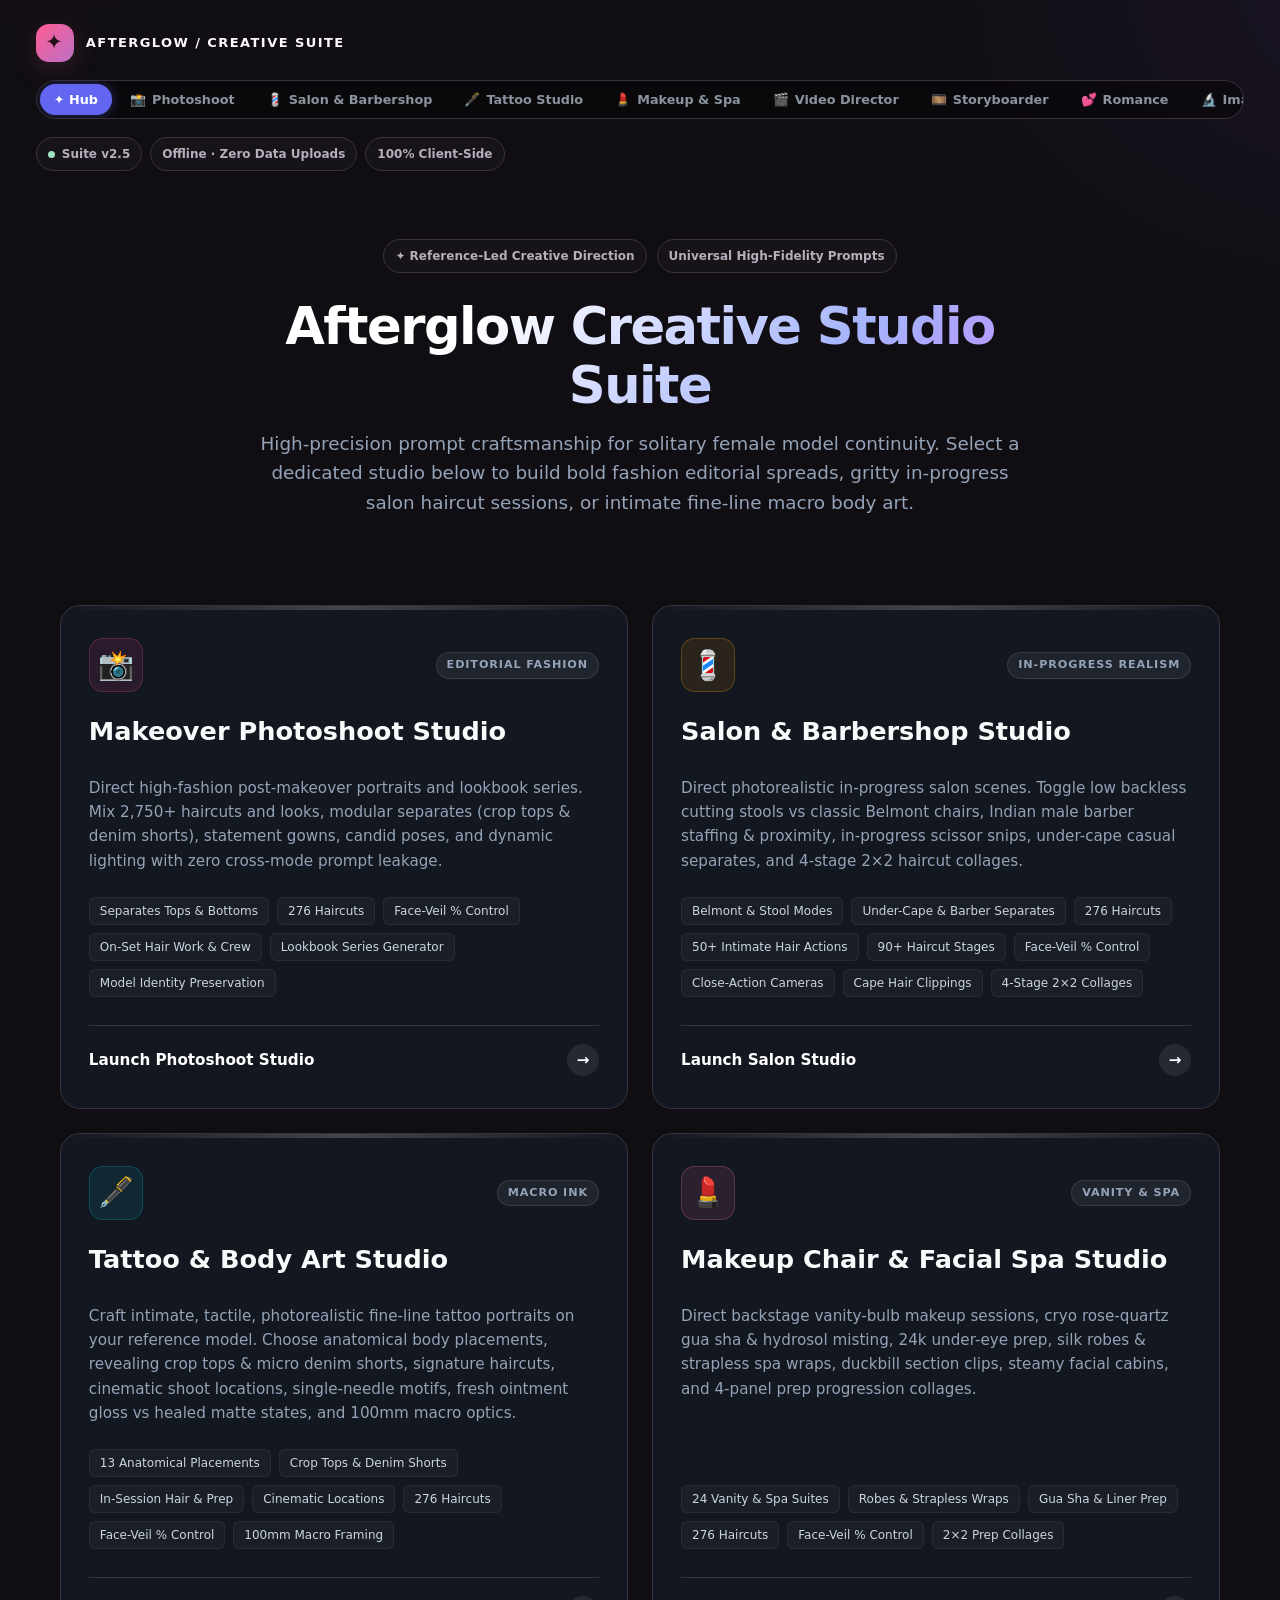
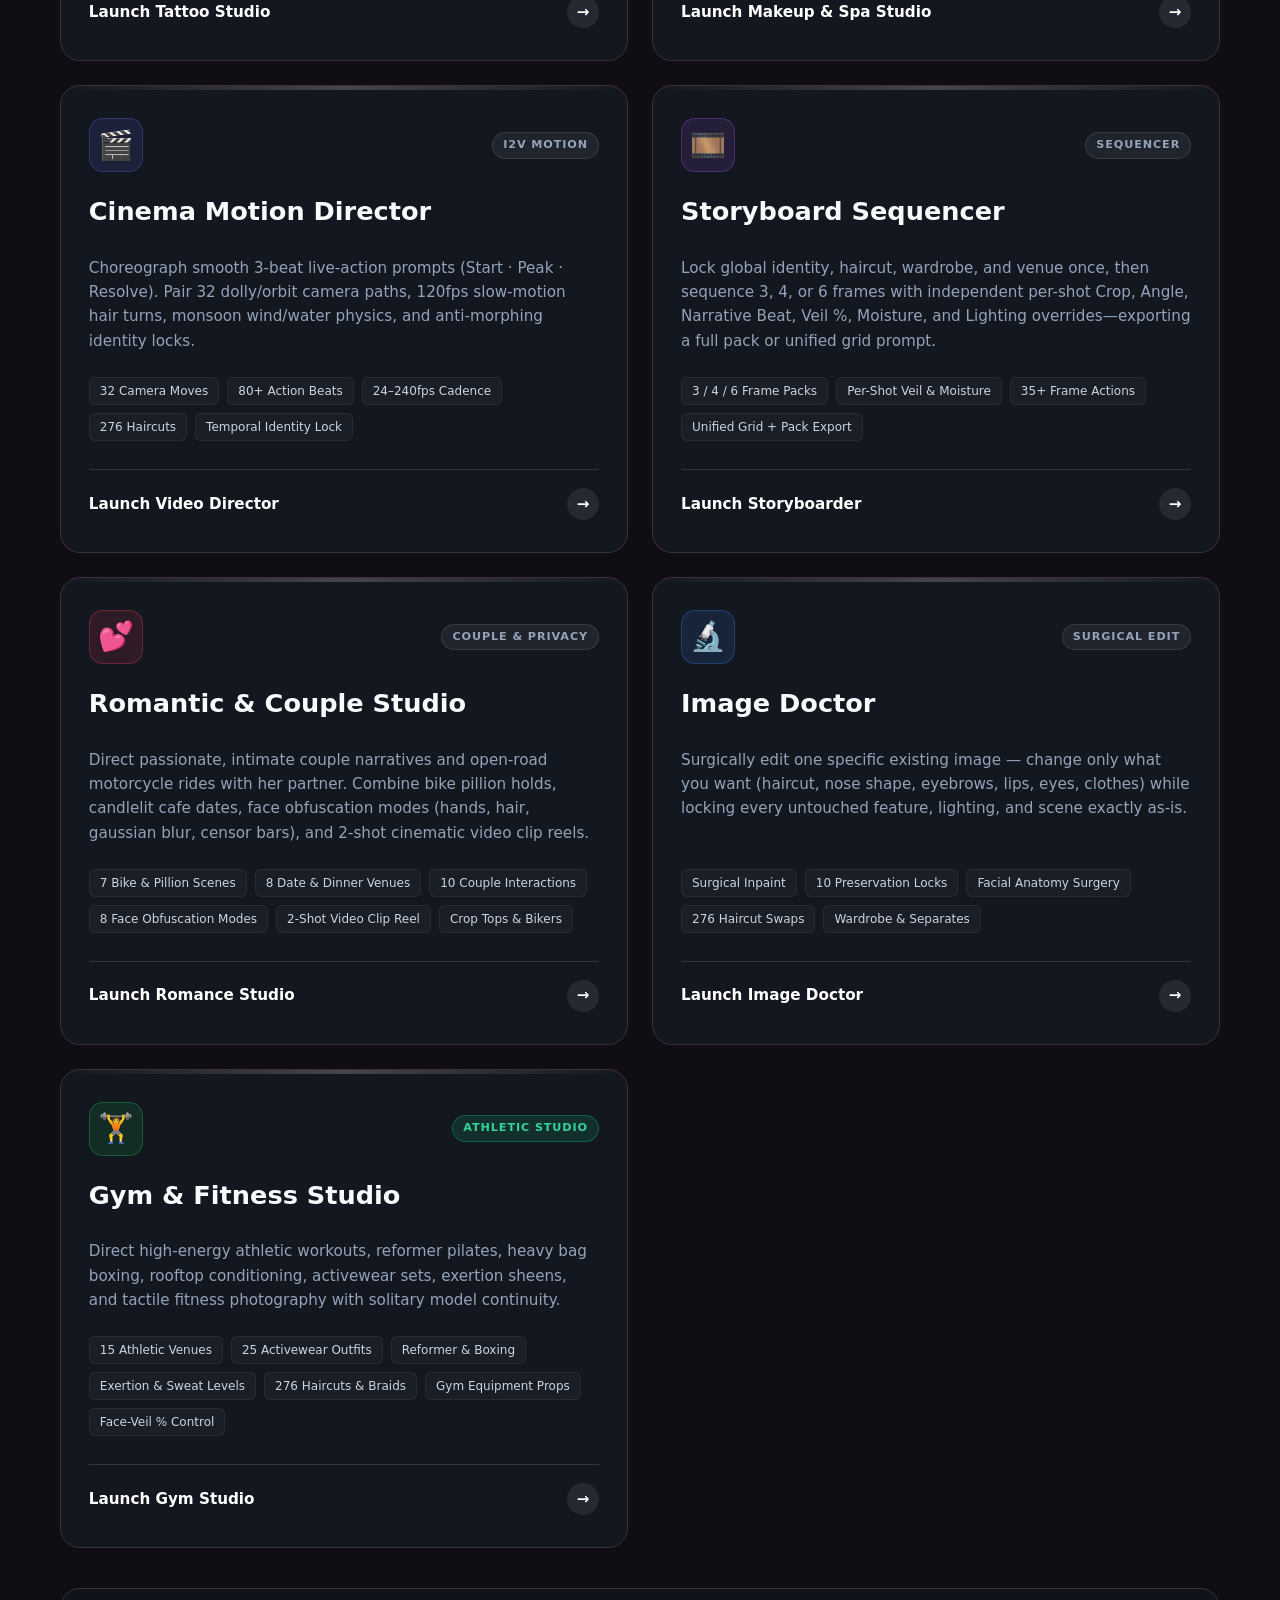
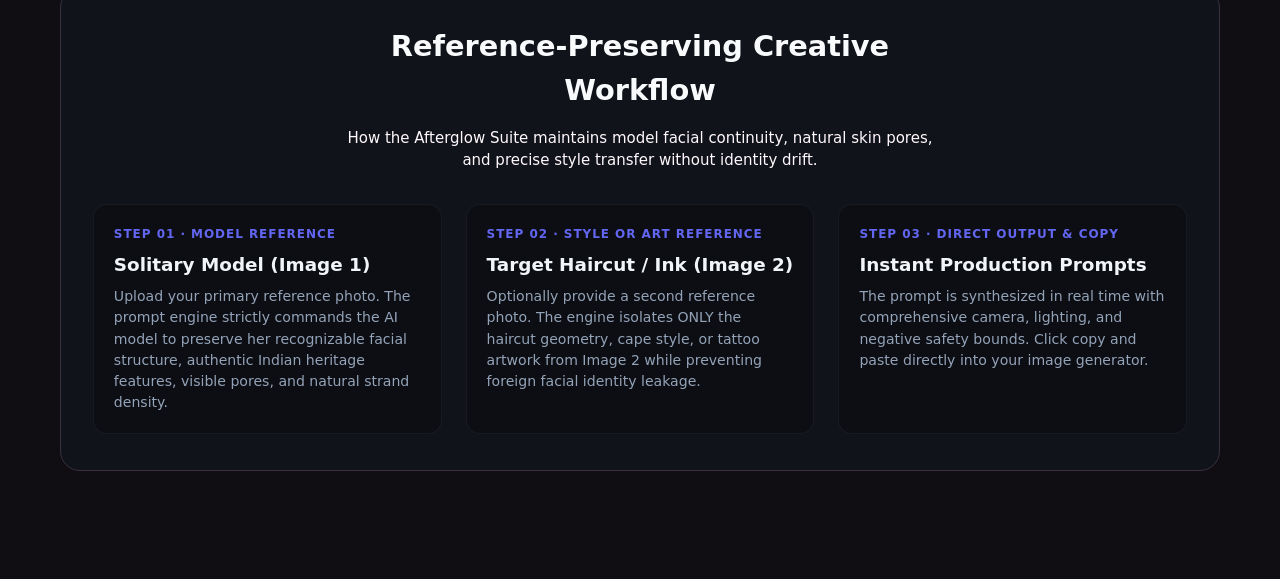
<file: index.html>
<!DOCTYPE html>
<html lang="en">
<head>
<meta charset="utf-8">
<meta name="viewport" content="width=device-width, initial-scale=1">
<meta name="color-scheme" content="dark">
<title>Afterglow / Creative Studio Suite</title>
<link rel="stylesheet" href="css/shared.css">
<style>
/* ==========================================================================
   LANDING HUB & PORTAL CARDS
   ========================================================================== */
.portal-container {
  max-width: 1300px;
  margin: 0 auto;
  padding: 0 24px 60px 24px;
}
.hub-hero {
  text-align: center;
  padding: 48px 20px 40px 20px;
  max-width: 900px;
  margin: 0 auto;
}
.hub-hero h1 {
  font-size: 3.2rem;
  font-weight: 800;
  line-height: 1.15;
  letter-spacing: -0.03em;
  margin: 14px 0;
  background: linear-gradient(135deg, #fff 30%, #a5b4fc 70%, #c084fc 100%);
  -webkit-background-clip: text;
  -webkit-text-fill-color: transparent;
}
.hub-hero p {
  font-size: 1.15rem;
  line-height: 1.6;
  color: var(--text-muted, #94a3b8);
  margin: 0 auto 28px auto;
  max-width: 760px;
}
.hub-badges {
  display: flex;
  flex-wrap: wrap;
  justify-content: center;
  gap: 10px;
  margin-bottom: 24px;
}
.portal-grid {
  display: grid;
  grid-template-columns: repeat(2, 1fr);
  gap: 24px;
  margin-top: 20px;
}
@media (max-width: 1024px) {
  .portal-grid {
    grid-template-columns: 1fr;
  }
}
.portal-card {
  position: relative;
  background: var(--card, #13171f);
  border: 1px solid var(--line, rgba(255, 255, 255, 0.08));
  border-radius: 20px;
  padding: 32px 28px;
  display: flex;
  flex-direction: column;
  transition: all 0.3s cubic-bezier(0.16, 1, 0.3, 1);
  overflow: hidden;
  text-decoration: none;
  color: inherit;
}
.portal-card::before {
  content: '';
  position: absolute;
  top: 0;
  left: 0;
  right: 0;
  height: 4px;
  background: linear-gradient(90deg, transparent, rgba(255, 255, 255, 0.2), transparent);
  transition: all 0.3s ease;
}
.portal-card:hover {
  transform: translateY(-6px);
  border-color: rgba(99, 102, 241, 0.4);
  box-shadow: 0 16px 36px rgba(0, 0, 0, 0.45), 0 0 24px rgba(99, 102, 241, 0.2);
}
.portal-card.card-photoshoot:hover::before {
  background: linear-gradient(90deg, #ec4899, #8b5cf6);
}
.portal-card.card-salon:hover::before {
  background: linear-gradient(90deg, #f59e0b, #ef4444);
}
.portal-card.card-tattoo:hover::before {
  background: linear-gradient(90deg, #06b6d4, #10b981);
}
.portal-card.card-makeup:hover::before {
  background: linear-gradient(90deg, #f472b6, #f59e0b);
}
.portal-card.card-video:hover::before {
  background: linear-gradient(90deg, #6366f1, #06b6d4);
}
.portal-card.card-storyboard:hover::before {
  background: linear-gradient(90deg, #a855f7, #ec4899);
}
.portal-card.card-romance:hover::before {
  background: linear-gradient(90deg, #f43f5e, #f59e0b);
}
.portal-card.card-doctor:hover::before {
  background: linear-gradient(90deg, #3b82f6, #10b981);
}
.portal-card.card-gym:hover::before {
  background: linear-gradient(90deg, #22c55e, #f59e0b);
}
.portal-card-head {
  display: flex;
  align-items: center;
  justify-content: space-between;
  margin-bottom: 20px;
}
.portal-icon {
  width: 54px;
  height: 54px;
  border-radius: 14px;
  display: flex;
  align-items: center;
  justify-content: center;
  font-size: 1.8rem;
  background: rgba(255, 255, 255, 0.04);
  border: 1px solid rgba(255, 255, 255, 0.08);
}
.card-photoshoot .portal-icon {
  background: rgba(236, 72, 153, 0.1);
  border-color: rgba(236, 72, 153, 0.25);
}
.card-salon .portal-icon {
  background: rgba(245, 158, 11, 0.1);
  border-color: rgba(245, 158, 11, 0.25);
}
.card-tattoo .portal-icon {
  background: rgba(6, 182, 212, 0.1);
  border-color: rgba(6, 182, 212, 0.25);
}
.card-makeup .portal-icon {
  background: rgba(244, 114, 182, 0.1);
  border-color: rgba(244, 114, 182, 0.25);
}
.card-video .portal-icon {
  background: rgba(99, 102, 241, 0.12);
  border-color: rgba(99, 102, 241, 0.3);
}
.card-storyboard .portal-icon {
  background: rgba(168, 85, 247, 0.12);
  border-color: rgba(168, 85, 247, 0.3);
}
.card-romance .portal-icon {
  background: rgba(244, 63, 94, 0.12);
  border-color: rgba(244, 63, 94, 0.3);
}
.card-doctor .portal-icon {
  background: rgba(59, 130, 246, 0.12);
  border-color: rgba(59, 130, 246, 0.3);
}
.card-gym .portal-icon {
  background: rgba(34, 197, 94, 0.12);
  border-color: rgba(34, 197, 94, 0.3);
}
.portal-badge {
  font-size: 0.7rem;
  font-weight: 700;
  text-transform: uppercase;
  letter-spacing: 0.08em;
  padding: 4px 10px;
  border-radius: 999px;
  background: rgba(255, 255, 255, 0.06);
  border: 1px solid rgba(255, 255, 255, 0.1);
  color: var(--text-muted, #94a3b8);
}
.portal-badge.badge-new {
  background: rgba(16, 185, 129, 0.15);
  border-color: rgba(16, 185, 129, 0.35);
  color: #34d399;
}
.portal-title {
  font-size: 1.6rem;
  font-weight: 700;
  margin: 0 0 10px 0;
  color: #f8fafc;
}
.portal-desc {
  font-size: 0.95rem;
  line-height: 1.6;
  color: var(--text-muted, #94a3b8);
  margin-bottom: 24px;
  flex-grow: 1;
}
.portal-features {
  display: flex;
  flex-wrap: wrap;
  gap: 8px;
  margin-bottom: 28px;
}
.portal-tag {
  font-size: 0.75rem;
  padding: 4px 10px;
  border-radius: 6px;
  background: rgba(255, 255, 255, 0.03);
  border: 1px solid rgba(255, 255, 255, 0.06);
  color: #cbd5e1;
}
.portal-cta {
  display: flex;
  align-items: center;
  justify-content: space-between;
  padding-top: 18px;
  border-top: 1px solid var(--line, rgba(255, 255, 255, 0.06));
  font-weight: 600;
  font-size: 0.95rem;
  color: #fff;
}
.portal-cta-arrow {
  display: inline-flex;
  align-items: center;
  justify-content: center;
  width: 32px;
  height: 32px;
  border-radius: 999px;
  background: rgba(255, 255, 255, 0.08);
  transition: transform 0.2s ease, background 0.2s ease;
}
.portal-card:hover .portal-cta-arrow {
  transform: translateX(4px);
  background: var(--accent, #6366f1);
}
.workflow-section {
  background: rgba(19, 23, 31, 0.6);
  border: 1px solid var(--line, rgba(255, 255, 255, 0.08));
  border-radius: 20px;
  padding: 36px 32px;
  margin-top: 40px;
}
.workflow-head {
  text-align: center;
  max-width: 600px;
  margin: 0 auto 32px auto;
}
.workflow-head h2 {
  font-size: 1.8rem;
  margin: 0 0 8px 0;
  color: #f8fafc;
}
.workflow-grid {
  display: grid;
  grid-template-columns: repeat(3, 1fr);
  gap: 24px;
}
@media (max-width: 860px) {
  .workflow-grid {
    grid-template-columns: 1fr;
  }
}
.workflow-card {
  background: rgba(0, 0, 0, 0.25);
  border: 1px solid rgba(255, 255, 255, 0.05);
  border-radius: 14px;
  padding: 20px;
}
.workflow-step {
  font-size: 0.75rem;
  font-weight: 800;
  letter-spacing: 0.08em;
  color: var(--accent, #6366f1);
  text-transform: uppercase;
  margin-bottom: 8px;
}
.workflow-card h3 {
  font-size: 1.15rem;
  margin: 0 0 8px 0;
  color: #f1f5f9;
}
.workflow-card p {
  font-size: 0.88rem;
  color: var(--text-muted, #94a3b8);
  line-height: 1.5;
  margin: 0;
}
</style>
</head>
<body>
<div class="shell">
<header class="topbar">
  <div class="brand">
    <span class="brand-mark">✦</span>
    <span>Afterglow / Creative Suite</span>
  </div>
  <nav class="suite-nav" aria-label="Studio Switcher">
    <a href="index.html" class="suite-nav-link active" title="Afterglow Hub">✦ Hub</a>
    <a href="photoshoot.html" class="suite-nav-link"><span class="studio-btn-icon">📸</span> Photoshoot</a>
    <a href="salon.html" class="suite-nav-link"><span class="studio-btn-icon">💈</span> Salon & Barbershop</a>
    <a href="tattoo.html" class="suite-nav-link"><span class="studio-btn-icon">🖋️</span> Tattoo Studio</a>
    <a href="makeup_spa.html" class="suite-nav-link"><span class="studio-btn-icon">💄</span> Makeup &amp; Spa</a>
    <a href="video.html" class="suite-nav-link"><span class="studio-btn-icon">🎬</span> Video Director</a>
    <a href="storyboard.html" class="suite-nav-link"><span class="studio-btn-icon">🎞️</span> Storyboarder</a>
    <a href="romance.html" class="suite-nav-link"><span class="studio-btn-icon">💕</span> Romance</a>
    <a href="image_doctor.html" class="suite-nav-link"><span class="studio-btn-icon">🔬</span> Image Doctor</a>
    <a href="gym.html" class="suite-nav-link"><span class="studio-btn-icon">🏋️</span> Gym &amp; Fitness</a>
  </nav>
  <div class="top-meta">
    <span class="pill"><span class="pill-dot"></span> Suite v2.5</span>
    <span class="pill">Offline · Zero Data Uploads</span>
    <span class="pill">100% Client-Side</span>
  </div>
</header>

<div class="portal-container">
  <section class="hub-hero">
    <div class="hub-badges">
      <span class="pill">✦ Reference-Led Creative Direction</span>
      <span class="pill">Universal High-Fidelity Prompts</span>
    </div>
    <h1>Afterglow <span>Creative Studio</span><br>Suite</h1>
    <p>High-precision prompt craftsmanship for solitary female model continuity. Select a dedicated studio below to build bold fashion editorial spreads, gritty in-progress salon haircut sessions, or intimate fine-line macro body art.</p>
  </section>

  <div class="portal-grid">
    <!-- Card 1: Photoshoot -->
    <a href="photoshoot.html" class="portal-card card-photoshoot">
      <div class="portal-card-head">
        <div class="portal-icon">📸</div>
        <span class="portal-badge">Editorial Fashion</span>
      </div>
      <h2 class="portal-title">Makeover Photoshoot Studio</h2>
      <p class="portal-desc">Direct high-fashion post-makeover portraits and lookbook series. Mix 2,750+ haircuts and looks, modular separates (crop tops &amp; denim shorts), statement gowns, candid poses, and dynamic lighting with zero cross-mode prompt leakage.</p>
      <div class="portal-features">
        <span class="portal-tag">Separates Tops &amp; Bottoms</span><span class="portal-tag">276 Haircuts</span>
        <span class="portal-tag">Face-Veil % Control</span>
        <span class="portal-tag">On-Set Hair Work &amp; Crew</span>
        <span class="portal-tag">Lookbook Series Generator</span>
        <span class="portal-tag">Model Identity Preservation</span>
      </div>
      <div class="portal-cta">
        <span>Launch Photoshoot Studio</span>
        <span class="portal-cta-arrow">→</span>
      </div>
    </a>

    <!-- Card 2: Salon & Barbershop -->
    <a href="salon.html" class="portal-card card-salon">
      <div class="portal-card-head">
        <div class="portal-icon">💈</div>
        <span class="portal-badge">In-Progress Realism</span>
      </div>
      <h2 class="portal-title">Salon & Barbershop Studio</h2>
      <p class="portal-desc">Direct photorealistic in-progress salon scenes. Toggle low backless cutting stools vs classic Belmont chairs, Indian male barber staffing &amp; proximity, in-progress scissor snips, under-cape casual separates, and 4-stage 2×2 haircut collages.</p>
      <div class="portal-features">
        <span class="portal-tag">Belmont &amp; Stool Modes</span>
        <span class="portal-tag">Under-Cape &amp; Barber Separates</span><span class="portal-tag">276 Haircuts</span>
        <span class="portal-tag">50+ Intimate Hair Actions</span>
        <span class="portal-tag">90+ Haircut Stages</span>
        <span class="portal-tag">Face-Veil % Control</span>
        <span class="portal-tag">Close-Action Cameras</span>
        <span class="portal-tag">Cape Hair Clippings</span>
        <span class="portal-tag">4-Stage 2×2 Collages</span>
      </div>
      <div class="portal-cta">
        <span>Launch Salon Studio</span>
        <span class="portal-cta-arrow">→</span>
      </div>
    </a>

    <!-- Card 3: Tattoo Studio -->
    <a href="tattoo.html" class="portal-card card-tattoo">
      <div class="portal-card-head">
        <div class="portal-icon">🖋️</div>
        <span class="portal-badge">Macro Ink</span>
      </div>
      <h2 class="portal-title">Tattoo & Body Art Studio</h2>
      <p class="portal-desc">Craft intimate, tactile, photorealistic fine-line tattoo portraits on your reference model. Choose anatomical body placements, revealing crop tops &amp; micro denim shorts, signature haircuts, cinematic shoot locations, single-needle motifs, fresh ointment gloss vs healed matte states, and 100mm macro optics.</p>
      <div class="portal-features">
        <span class="portal-tag">13 Anatomical Placements</span>
        <span class="portal-tag">Crop Tops &amp; Denim Shorts</span>
        <span class="portal-tag">In-Session Hair &amp; Prep</span>
        <span class="portal-tag">Cinematic Locations</span>
        <span class="portal-tag">276 Haircuts</span>
        <span class="portal-tag">Face-Veil % Control</span>
        <span class="portal-tag">100mm Macro Framing</span>
      </div>
      <div class="portal-cta">
        <span>Launch Tattoo Studio</span>
        <span class="portal-cta-arrow">→</span>
      </div>
    </a>

    <!-- Card 4: Makeup Chair & Facial Spa Studio -->
    <a href="makeup_spa.html" class="portal-card card-makeup">
      <div class="portal-card-head">
        <div class="portal-icon">💄</div>
        <span class="portal-badge">Vanity &amp; Spa</span>
      </div>
      <h2 class="portal-title">Makeup Chair &amp; Facial Spa Studio</h2>
      <p class="portal-desc">Direct backstage vanity-bulb makeup sessions, cryo rose-quartz gua sha &amp; hydrosol misting, 24k under-eye prep, silk robes &amp; strapless spa wraps, duckbill section clips, steamy facial cabins, and 4-panel prep progression collages.</p>
      <div class="portal-features">
        <span class="portal-tag">24 Vanity &amp; Spa Suites</span>
        <span class="portal-tag">Robes &amp; Strapless Wraps</span>
        <span class="portal-tag">Gua Sha &amp; Liner Prep</span>
        <span class="portal-tag">276 Haircuts</span>
        <span class="portal-tag">Face-Veil % Control</span>
        <span class="portal-tag">2×2 Prep Collages</span>
      </div>
      <div class="portal-cta">
        <span>Launch Makeup &amp; Spa Studio</span>
        <span class="portal-cta-arrow">→</span>
      </div>
    </a>

    <!-- Card 5: Cinema Video Motion Director -->
    <a href="video.html" class="portal-card card-video">
      <div class="portal-card-head">
        <div class="portal-icon">🎬</div>
        <span class="portal-badge">I2V Motion</span>
      </div>
      <h2 class="portal-title">Cinema Motion Director</h2>
      <p class="portal-desc">Choreograph smooth 3-beat live-action prompts (Start · Peak · Resolve). Pair 32 dolly/orbit camera paths, 120fps slow-motion hair turns, monsoon wind/water physics, and anti-morphing identity locks.</p>
      <div class="portal-features">
        <span class="portal-tag">32 Camera Moves</span>
        <span class="portal-tag">80+ Action Beats</span>
        <span class="portal-tag">24–240fps Cadence</span>
        <span class="portal-tag">276 Haircuts</span>
        <span class="portal-tag">Temporal Identity Lock</span>
      </div>
      <div class="portal-cta">
        <span>Launch Video Director</span>
        <span class="portal-cta-arrow">→</span>
      </div>
    </a>

    <!-- Card 6: Multi-Shot Narrative Storyboard Sequencer -->
    <a href="storyboard.html" class="portal-card card-storyboard">
      <div class="portal-card-head">
        <div class="portal-icon">🎞️</div>
        <span class="portal-badge">Sequencer</span>
      </div>
      <h2 class="portal-title">Storyboard Sequencer</h2>
      <p class="portal-desc">Lock global identity, haircut, wardrobe, and venue once, then sequence 3, 4, or 6 frames with independent per-shot Crop, Angle, Narrative Beat, Veil %, Moisture, and Lighting overrides—exporting a full pack or unified grid prompt.</p>
      <div class="portal-features">
        <span class="portal-tag">3 / 4 / 6 Frame Packs</span>
        <span class="portal-tag">Per-Shot Veil &amp; Moisture</span>
        <span class="portal-tag">35+ Frame Actions</span>
        <span class="portal-tag">Unified Grid + Pack Export</span>
      </div>
      <div class="portal-cta">
        <span>Launch Storyboarder</span>
        <span class="portal-cta-arrow">→</span>
      </div>
    </a>

    <!-- Card 7: Romantic & Couple Studio -->
    <a href="romance.html" class="portal-card card-romance">
      <div class="portal-card-head">
        <div class="portal-icon">💕</div>
        <span class="portal-badge">Couple &amp; Privacy</span>
      </div>
      <h2 class="portal-title">Romantic &amp; Couple Studio</h2>
      <p class="portal-desc">Direct passionate, intimate couple narratives and open-road motorcycle rides with her partner. Combine bike pillion holds, candlelit cafe dates, face obfuscation modes (hands, hair, gaussian blur, censor bars), and 2-shot cinematic video clip reels.</p>
      <div class="portal-features">
        <span class="portal-tag">7 Bike &amp; Pillion Scenes</span>
        <span class="portal-tag">8 Date &amp; Dinner Venues</span>
        <span class="portal-tag">10 Couple Interactions</span>
        <span class="portal-tag">8 Face Obfuscation Modes</span>
        <span class="portal-tag">2-Shot Video Clip Reel</span>
        <span class="portal-tag">Crop Tops &amp; Bikers</span>
      </div>
      <div class="portal-cta">
        <span>Launch Romance Studio</span>
        <span class="portal-cta-arrow">→</span>
      </div>
    </a>

    <!-- Card 8: Image Doctor Surgical Edit Studio -->
    <a href="image_doctor.html" class="portal-card card-doctor">
      <div class="portal-card-head">
        <div class="portal-icon">🔬</div>
        <span class="portal-badge">Surgical Edit</span>
      </div>
      <h2 class="portal-title">Image Doctor</h2>
      <p class="portal-desc">Surgically edit one specific existing image — change only what you want (haircut, nose shape, eyebrows, lips, eyes, clothes) while locking every untouched feature, lighting, and scene exactly as-is.</p>
      <div class="portal-features">
        <span class="portal-tag">Surgical Inpaint</span>
        <span class="portal-tag">10 Preservation Locks</span>
        <span class="portal-tag">Facial Anatomy Surgery</span>
        <span class="portal-tag">276 Haircut Swaps</span>
        <span class="portal-tag">Wardrobe &amp; Separates</span>
      </div>
      <div class="portal-cta">
        <span>Launch Image Doctor</span>
        <span class="portal-cta-arrow">→</span>
      </div>
    </a>

    <!-- Card 9: Gym & Fitness Studio -->
    <a href="gym.html" class="portal-card card-gym">
      <div class="portal-card-head">
        <div class="portal-icon">🏋️</div>
        <span class="portal-badge badge-new">Athletic Studio</span>
      </div>
      <h2 class="portal-title">Gym &amp; Fitness Studio</h2>
      <p class="portal-desc">Direct high-energy athletic workouts, reformer pilates, heavy bag boxing, rooftop conditioning, activewear sets, exertion sheens, and tactile fitness photography with solitary model continuity.</p>
      <div class="portal-features">
        <span class="portal-tag">15 Athletic Venues</span>
        <span class="portal-tag">25 Activewear Outfits</span>
        <span class="portal-tag">Reformer &amp; Boxing</span>
        <span class="portal-tag">Exertion &amp; Sweat Levels</span>
        <span class="portal-tag">276 Haircuts &amp; Braids</span>
        <span class="portal-tag">Gym Equipment Props</span>
        <span class="portal-tag">Face-Veil % Control</span>
      </div>
      <div class="portal-cta">
        <span>Launch Gym Studio</span>
        <span class="portal-cta-arrow">→</span>
      </div>
    </a>
  </div>

  <section class="workflow-section">
    <div class="workflow-head">
      <h2>Reference-Preserving Creative Workflow</h2>
      <p>How the Afterglow Suite maintains model facial continuity, natural skin pores, and precise style transfer without identity drift.</p>
    </div>
    <div class="workflow-grid">
      <div class="workflow-card">
        <div class="workflow-step">Step 01 · Model Reference</div>
        <h3>Solitary Model (Image 1)</h3>
        <p>Upload your primary reference photo. The prompt engine strictly commands the AI model to preserve her recognizable facial structure, authentic Indian heritage features, visible pores, and natural strand density.</p>
      </div>
      <div class="workflow-card">
        <div class="workflow-step">Step 02 · Style or Art Reference</div>
        <h3>Target Haircut / Ink (Image 2)</h3>
        <p>Optionally provide a second reference photo. The engine isolates ONLY the haircut geometry, cape style, or tattoo artwork from Image 2 while preventing foreign facial identity leakage.</p>
      </div>
      <div class="workflow-card">
        <div class="workflow-step">Step 03 · Direct Output & Copy</div>
        <h3>Instant Production Prompts</h3>
        <p>The prompt is synthesized in real time with comprehensive camera, lighting, and negative safety bounds. Click copy and paste directly into your image generator.</p>
      </div>
    </div>
  </section>
</div>
</div>
</body>
</html>
</file>
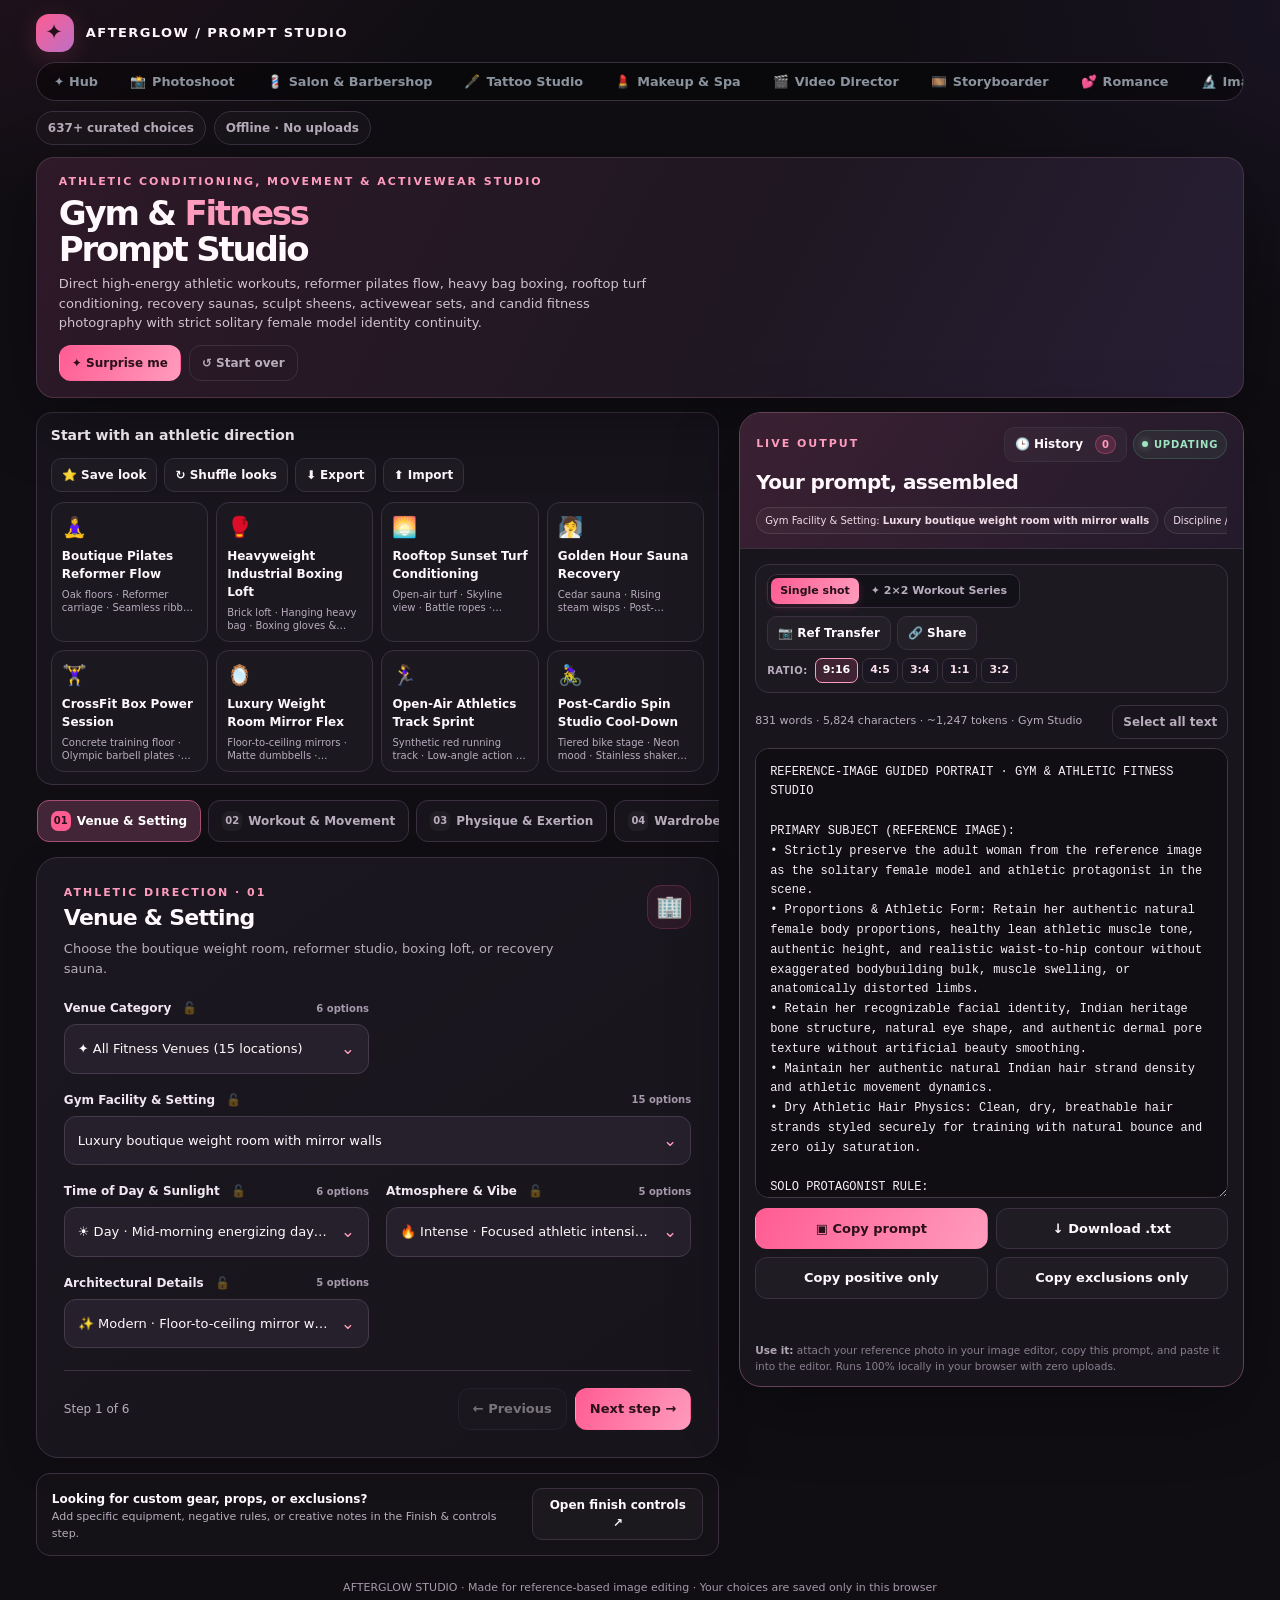
<file: gym.html>
<!doctype html>
<html lang="en">
<head>
<meta charset="utf-8">
<meta name="viewport" content="width=device-width, initial-scale=1">
<meta name="color-scheme" content="dark">
<title>Afterglow / Gym &amp; Fitness Prompt Studio</title>
<link rel="stylesheet" href="css/shared.css">
</head>
<body>
<div class="shell">
<header class="topbar"><div class="brand"><span class="brand-mark">✦</span><span>Afterglow / Prompt Studio</span></div>
<nav class="suite-nav" aria-label="Studio Switcher">
  <a href="index.html" class="suite-nav-link" title="Afterglow Hub">✦ Hub</a>
  <a href="photoshoot.html" class="suite-nav-link"><span class="studio-btn-icon">📸</span> Photoshoot</a>
  <a href="salon.html" class="suite-nav-link"><span class="studio-btn-icon">💈</span> Salon &amp; Barbershop</a>
  <a href="tattoo.html" class="suite-nav-link"><span class="studio-btn-icon">🖋️</span> Tattoo Studio</a>
  <a href="makeup_spa.html" class="suite-nav-link"><span class="studio-btn-icon">💄</span> Makeup &amp; Spa</a>
  <a href="video.html" class="suite-nav-link"><span class="studio-btn-icon">🎬</span> Video Director</a>
  <a href="storyboard.html" class="suite-nav-link"><span class="studio-btn-icon">🎞️</span> Storyboarder</a>
  <a href="romance.html" class="suite-nav-link"><span class="studio-btn-icon">💕</span> Romance</a>
  <a href="image_doctor.html" class="suite-nav-link"><span class="studio-btn-icon">🔬</span> Image Doctor</a>
  <a href="gym.html" class="suite-nav-link active"><span class="studio-btn-icon">🏋️</span> Gym &amp; Fitness</a>
</nav>
<div class="top-meta"><span class="pill"><span class="pill-dot"></span> Live prompt preview</span><span class="pill" id="totalOptionCount">Loading choices…</span><span class="pill">Offline · No uploads</span></div></header>

<section class="hero">
  <div>
    <div class="eyebrow" id="heroEyebrow">Athletic Conditioning, Movement &amp; Activewear Studio</div>
    <h1 id="heroTitle">Gym &amp; <span>Fitness</span><br>Prompt Studio</h1>
    <p id="heroDescription">Direct high-energy athletic workouts, reformer pilates flow, heavy bag boxing, rooftop turf conditioning, recovery saunas, sculpt sheens, activewear sets, and candid fitness photography with strict solitary female model identity continuity.</p>
    <div class="hero-actions">
      <button class="btn btn-primary" id="randomTop" type="button">✦ Surprise me</button>
      <button class="btn btn-secondary" id="copyTop" type="button">▣ Copy current prompt</button>
      <button class="btn btn-secondary" id="shareLookTop" type="button">🔗 Share look</button>
      <button class="btn btn-quiet" id="resetTop" type="button">↺ Start over</button>
    </div>
  </div>
  <aside class="hero-note">
    <div class="sparkle">✧ ✦ ✧</div>
    <div>
      <strong>Tactile exertion &amp; athletic truth.</strong>
      <p>Capture visible sweat micro-droplets, muscular tension, chalked palms, and breathable technical fabrics without plastic beauty smoothing.</p>
      <div class="tags">
        <span class="tag">15 Athletic Venues</span>
        <span class="tag">25 Activewear Outfits</span>
        <span class="tag">Exertion Sheens</span>
        <span class="tag">Reformer &amp; Boxing</span>
      </div>
    </div>
  </aside>
</section>

<div class="layout">
<main class="builder">
<section class="preset-strip">
  <div class="strip-head">
    <div>
      <h2>Start with an athletic direction</h2>
      <p>Curated starting points spanning reformer pilates, industrial boxing lofts, sunset turf conditioning, and luxury weight room sessions. Customize any choice afterward without losing your direction.</p>
    </div>
    <div class="strip-actions">
      <button class="btn btn-secondary btn-small" id="saveCustomLook" type="button">⭐ Save look</button>
      <button class="btn btn-secondary btn-small" id="shuffleLooks" type="button">↻ Shuffle looks</button>
      <button class="btn btn-secondary btn-small" id="exportPresetsBtn" type="button" title="Export custom looks to JSON">⬇ Export</button>
      <button class="btn btn-secondary btn-small" id="importPresetsBtn" type="button" title="Import custom looks from JSON">⬆ Import</button>
      <input type="file" id="importPresetsInput" accept=".json,application/json" hidden>
    </div>
  </div>
  <div class="preset-grid" id="presets"></div>
</section>

<nav class="section-tabs" id="tabs" aria-label="Prompt builder sections"></nav>

<section class="step-card" id="stepCard">
  <div class="step-head">
    <div>
      <div class="eyebrow" id="stepEyebrow">Athletic Direction · 01</div>
      <h2 id="stepTitle">Venue &amp; Setting</h2>
      <p id="stepDescription">Choose the boutique weight room, reformer studio, boxing loft, or recovery sauna.</p>
    </div>
    <div class="step-icon" id="stepIcon">🏢</div>
  </div>
  <div class="field-grid" id="fields"></div>
  <div id="fineTuneArea"></div>
  <div id="specialContent"></div>
  <div class="step-foot">
    <span class="step-count" id="stepCount">Step 1 of 6</span>
    <div class="step-buttons">
      <button class="btn btn-secondary" id="prevStep" type="button">← Previous</button>
      <button class="btn btn-primary" id="nextStep" type="button">Next step →</button>
    </div>
  </div>
</section>

<section class="advanced-bar">
  <div>
    <strong>Looking for custom gear, props, or exclusions?</strong>
    <small>Add specific equipment, negative rules, or creative notes in the Finish &amp; controls step.</small>
  </div>
  <button class="btn btn-secondary btn-small" id="finishJump" type="button">Open finish controls ↗</button>
</section>
</main>

<aside class="preview">
  <div class="sheet-handle hidden-desktop" id="sheetHandle"></div>
  <div class="preview-head">
    <div class="preview-top">
      <div class="eyebrow">Live output</div>
      <div class="preview-top-actions">
        <button class="btn btn-secondary btn-small" id="openHistoryBtn" type="button" title="View prompt history">🕒 History <span class="badge" id="historyBadge">0</span></button>
        <button class="btn btn-primary btn-small hidden-desktop" id="topQuickCopy" type="button">▣ Copy</button>
        <span class="live">Updating</span>
        <button class="btn-quiet btn-small close-sheet hidden-desktop" id="closeDrawer" type="button">✕ Close</button>
      </div>
    </div>
    <h2>Your prompt, assembled</h2>
    <p>Change any choice. The prompt is rebuilt in real time.</p>
    <div class="summary" id="summary"></div>
  </div>
  <div class="preview-body">
    <div class="preview-toolbar">
      <div class="toolbar-row">
        <div class="seg-control" id="modeSegControl">
          <button type="button" class="seg-btn active" id="btnSingleMode">Single shot</button>
          <button type="button" class="seg-btn" id="btnLookbookMode">✦ 2×2 Workout Series</button>
        </div>
        <div style="display: flex; gap: 6px;">
          <button class="btn btn-secondary btn-small" id="btnToggleRefPicker" type="button" title="Reference Image & Face Direction">📷 Ref Transfer</button>
          <button class="btn btn-secondary btn-small" id="shareLookBtn" type="button" title="Copy shareable link">🔗 Share</button>
        </div>
      </div>
      <div class="ratio-row">
        <span class="ratio-label">Ratio:</span>
        <div class="ratio-chips" id="ratioChips">
          <button type="button" class="ratio-chip" data-ratio="9:16">9:16</button>
          <button type="button" class="ratio-chip" data-ratio="4:5">4:5</button>
          <button type="button" class="ratio-chip" data-ratio="3:4">3:4</button>
          <button type="button" class="ratio-chip" data-ratio="1:1">1:1</button>
          <button type="button" class="ratio-chip" data-ratio="3:2">3:2</button>
        </div>
      </div>
    </div>
    <div class="prompt-meta">
      <span id="wordCount">Prompt ready</span>
      <button class="btn btn-quiet btn-small" id="selectPrompt" type="button">Select all text</button>
    </div>
    <textarea class="prompt-area" id="prompt" spellcheck="false" aria-label="Generated prompt"></textarea>
    <div class="preview-buttons">
      <button class="btn btn-primary" id="copy" type="button">▣ Copy prompt</button>
      <button class="btn btn-secondary" id="download" type="button">↓ Download .txt</button>
      <button class="btn btn-secondary" id="copyPositive" type="button">Copy positive only</button>
      <button class="btn btn-secondary" id="copyNegative" type="button">Copy exclusions only</button>
    </div>
    <div class="toast" id="toast" role="status" aria-live="polite"></div>
  </div>
  <div class="preview-help"><strong>Use it:</strong> attach your reference photo in your image editor, copy this prompt, and paste it into the editor. Runs 100% locally in your browser with zero uploads.</div>
</aside>
</div>

<div class="drawer-backdrop" id="drawerBackdrop"></div>
<div class="mobile-bar" id="mobileBar">
  <div class="mobile-bar-info">
    <span class="mobile-stat" id="mobileWordCount">Prompt ready</span>
    <span class="mobile-sub" id="mobileSummaryMini">Gym &amp; Fitness</span>
  </div>
  <div class="mobile-bar-actions">
    <button class="btn btn-secondary btn-small" id="openDrawerBtn" type="button">Preview prompt ↗</button>
    <button class="btn btn-primary btn-small" id="mobileCopyBtn" type="button">▣ Copy</button>
  </div>
</div>
<button class="btn btn-primary fab" id="fab" type="button">▣ Copy prompt</button>

<div class="history-modal" id="historyModal">
  <div class="history-head">
    <div>
      <h3>Prompt History</h3>
      <p>Recent Gym &amp; Fitness prompts from this session.</p>
    </div>
    <div class="history-head-actions">
      <button class="btn-quiet btn-small" id="clearHistoryBtn" type="button">Clear</button>
      <button class="btn-quiet btn-small" id="closeHistoryBtn" type="button">✕ Close</button>
    </div>
  </div>
  <div class="history-list" id="historyList"></div>
</div>
<div class="modal-backdrop" id="historyBackdrop"></div>
<p class="fineprint">AFTERGLOW STUDIO · Made for reference-based image editing · Your choices are saved only in this browser</p>
</div>

<script src="js/shared-veil.js"></script>
<script src="js/shared-datasets.js"></script>
<script src="js/shared-ref-picker.js"></script>
<script>
(function(){
'use strict';

const {
  O, makeOpts,
  HAIR_FAMILIES, hair, hairFaceCoverageOpts,
  TOP_FAMILIES, topPieces,
  BOTTOM_FAMILIES, bottomPieces,
  midriffStylings,
  faceObfuscModeOpts,
  outfit
} = window.AfterglowDatasets;
const outfits = outfit || [];

const {
  parseVeilTier, detectHairArchitecture, getVeilRule,
  sanitizeHairForVeil, sanitizeMakeupForVeil, sanitizeHiddenFaceText,
  cleanClause, capFirst, stripBuzzwords, dedupeNegatives, estimateTokens,
  extractPositivePrompt, extractNegativePrompt,
  buildObfuscClause, getObfuscNegatives
} = window.AfterglowVeil;

const el = id => document.getElementById(id);

const sections = [
  { id: 'gymVenueSec', name: 'Venue & Setting', short: 'VENUE', icon: '🏢', desc: 'Choose the boutique weight room, reformer studio, boxing loft, or recovery sauna.' },
  { id: 'gymWorkoutSec', name: 'Workout & Movement', short: 'WORKOUT', icon: '💪', desc: 'Select the discipline, specific movement, and moment in the set.' },
  { id: 'gymPhysiqueSec', name: 'Physique & Exertion', short: 'PHYSIQUE', icon: '🫀', desc: 'Tune sweat sheen, muscle definition, vascularity, and hair restraint.' },
  { id: 'gymWardrobeSec', name: 'Wardrobe & Gear', short: 'WARDROBE', icon: '👟', desc: 'Choose activewear sets, separates, footwear, and equipment props.' },
  { id: 'gymCameraSec', name: 'Camera & Lighting', short: 'CAMERA', icon: '📷', desc: 'Dial in athletic angles, optics, gym lighting, and film rendering.' },
  { id: 'finish', name: 'Finish & Controls', short: 'FINISH', icon: '✦', desc: 'Identity safeguards, 2×2 series progression, custom notes, and exclusions.' }
];

// ==========================================
// OPTION BANKS: VENUES & SETTINGS
// ==========================================

const gymVenueCategories = [
  O('✦ All Fitness Venues (15 locations)', 'all'),
  O('🏋️ Boutique Gyms & Weight Rooms (4 locations)', 'weight'),
  O('🧘 Reformer Pilates & Movement Lofts (3 locations)', 'pilates'),
  O('🥊 Boxing & Functional Boxes (3 locations)', 'boxing'),
  O('☀️ Rooftop, Track & Beach Pavilions (3 locations)', 'outdoor'),
  O('🧖 Thermal Saunas & Recovery Suites (2 locations)', 'recovery')
];

const gymVenues = makeOpts([
  ["Luxury boutique weight room with mirror walls", "a sleek boutique weight room with floor-to-ceiling mirror walls, matte-black dumbbell racks, polished dark rubber flooring, and architectural linear pendant lights", "", "weight"],
  ["Contemporary functional training box with pull-up rigs", "a spacious modern functional fitness box featuring matte steel pull-up rigs, Olympic barbell plates, clean concrete walls, and directional sports spotlighting", "", "weight"],
  ["Private hotel fitness suite overlooking dawn skyline", "an exclusive luxury hotel fitness center at dawn with floor-to-ceiling panoramic glass windows, high-tech chrome cardio equipment, and pristine white towels", "", "weight"],
  ["Athletic club locker room with marble vanity & benches", "a sophisticated private athletic club locker room with fluted dark wood lockers, white Carrara marble double vanity, brass sconces, and plush seating benches", "", "weight"],
  ["Sunlit reformer Pilates studio with warm oak floors", "a serene sunlit reformer Pilates studio with natural blonde oak flooring, white maple reformer carriages, wall-mounted ballet barres, and soft diffused sheer curtains", "", "pilates"],
  ["Minimalist yoga & stretch loft with linen drapes", "a tranquil minimalist yoga loft with smooth polished concrete floors, floor-to-ceiling organic linen curtains drifting in the breeze, and warm natural sunlight", "", "pilates"],
  ["Spacious dance fitness studio with sprung hardwood & barres", "a grand dance fitness studio with mirror-lined walls, polished maple sprung flooring, brass wall-mounted stretch barres, and tall arched windows", "", "pilates"],
  ["Industrial boxing gym with vintage leather heavy bags", "a raw converted warehouse boxing gym with hanging vintage leather heavy bags, exposed weathered brick walls, chalk markings, and overhead industrial task lights", "", "boxing"],
  ["Modern martial arts dojo with tatami mats & timber screens", "a serene traditional-meets-modern martial arts dojo with pale tatami mat flooring, natural cedarwood shoji partitions, and soft diffused daylight", "", "boxing"],
  ["Moody indoor cycling studio with dramatic neon accents", "an atmospheric boutique spin studio with tiered bike stages, dark slate walls, and subtle low-profile cobalt and magenta ambient neon glow", "", "cardio"],
  ["Olympic training pool deck with lane ropes & skylights", "the tiled deck of a competitive Olympic training natatorium with crisp lane lines, stainless steel starting blocks, and high geometric glass ceiling reflections", "", "aquatics"],
  ["Open-air rooftop gym terrace at sunset", "a panoramic open-air high-rise rooftop athletic terrace at golden hour, featuring synthetic green turf, kettlebell racks, and distant warm city skyline views", "", "outdoor"],
  ["Outdoor beachfront fitness pavilion on wooden deck", "an open-air coastal workout pavilion set on a weathered teak deck beside turquoise ocean waves, with free weights and warm tropical sea breeze", "", "outdoor"],
  ["High-end Scandinavian cedar sauna & thermal lounge", "a luxurious minimalist Scandinavian spa sauna with horizontal natural cedar-slat walls, smooth benching, warm ambient under-bench glow, and gentle thermal steam wisps", "", "recovery"],
  ["High-performance sports recovery & cryotherapy suite", "a futuristic high-end sports recovery suite with stainless steel cryotherapy chamber, contrast plunge tubs, and sleek clinical-minimalist lighting", "", "recovery"]
]);

const gymSettingTimes = makeOpts([
  ["☀️ Day · Mid-morning energizing daylight", "crisp mid-morning natural daylight pouring in through tall windows, illuminating chalk dust particles in the air", "", "day"],
  ["☀️ Day · Crisp early dawn quiet hour", "tranquil first-light dawn illumination with soft cool shadows before the studio crowd arrives", "", "day"],
  ["☀️ Day · Overcast soft high-key daylight", "even, soft diffused daylight filtering through frosted skylights, wrapping gently around musculature with zero harsh hot spots", "", "day"],
  ["🌇 Golden · Golden hour warm sunset slant", "dramatic low-angle golden-hour sunlight cutting horizontally across the training floor, creating rich warm rim highlights", "", "golden"],
  ["🌙 Night · Moody twilight with architectural accent lights", "moody early-evening ambiance with recessed linear LED track lighting and cool window exterior falloff", "", "night"],
  ["🌙 Night · Nighttime focused studio session with neon accents", "a focused late-night workout ambiance with minimal ambient light and saturated cobalt/magenta accent illumination", "", "night"]
]);

const gymAtmospheres = makeOpts([
  ["🔥 Intense · Focused athletic intensity with rhythmic iron clinks", "an atmosphere of intense individual focus, marked by rhythmic breaths, steady iron clanking, and grounded determination", "", "intense"],
  ["⚡ Energetic · High-energy thumping pulse with dynamic motivation", "a high-vibe boutique studio pulse with upbeat rhythm, energetic motivation, and kinetic momentum", "", "energetic"],
  ["😌 Serene · Serene mindful breathing with natural breeze", "a calm and restorative environment where gentle natural breezes drift through open windows and breath cadence governs the space", "", "serene"],
  ["😌 Serene · Quiet solitary discipline in empty gym", "an intimate solitary session in an otherwise quiet studio, highlighting personal dedication and unhurried form", "", "serene"],
  ["😌 Serene · Steamy thermal warmth with eucalyptus calm", "a deeply warm, tranquil recovery sanctuary scented with soothing eucalyptus and rising gentle steam wisps", "", "serene"]
]);

const gymArchitectures = makeOpts([
  ["✨ Modern · Floor-to-ceiling mirror walls & linear LED pendants", "expansive seamless mirror walls reflecting modern gym architecture, framed by clean linear black LED ceiling fixtures", "", "modern"],
  ["✨ Modern · Panoramic glass curtain wall framing urban skyline", "a sweeping floor-to-ceiling architectural glass wall offering an unobstructed panoramic view of a bustling city skyline", "", "modern"],
  ["⚙️ Industrial · Raw exposed warehouse brick & black steel trusses", "authentic industrial architectural elements including century-old textured red brick, exposed ductwork, and black structural iron beams", "", "industrial"],
  ["⚙️ Industrial · High-impact textured black rubber & chalk markings", "heavy-duty speckled black vulcanized rubber flooring displaying faint organic white gym chalk handprints", "", "industrial"],
  ["🌿 Minimalist · Blonde oak herringbone flooring & sheer linen drapery", "organic minimalist interior design featuring natural pale Scandinavian oak floor planks and sheer floor-to-ceiling window drapery", "", "minimal"]
]);

// ==========================================
// OPTION BANKS: WORKOUT & MOVEMENT
// ==========================================

const gymDisciplines = makeOpts([
  ["🏋️ Strength · Strength Training & Free Weights", "a dedicated free-weight strength training session focusing on form, neuromuscular recruitment, and progressive overload", "", "strength"],
  ["🏋️ Strength · Olympic Weightlifting & Powerlifting", "a technical barbell lifting session centered around explosive hip drive, heavy compound mechanics, and chalked bar control", "", "strength"],
  ["🧘 Pilates & Mobility · Reformer Pilates & Core Sculpt", "a precise reformer pilates session emphasizing core stabilization, postural alignment, eccentric elongation, and fluid movement", "", "pilates"],
  ["🧘 Pilates & Mobility · Dynamic Mobility & Deep Yoga Stretch", "a restorative athletic mobility flow targeting hip openers, thoracic spine extension, and hamstring flexibility", "", "pilates"],
  ["🥊 Combat · Heavy Bag Boxing & Conditioning", "an intense combat boxing conditioning session combining footwork, heavy leather bag strikes, and fast rotational power", "", "combat"],
  ["🏃 Conditioning · Functional Turf & HIIT Circuit", "a high-intensity functional conditioning workout featuring athletic turf sprints, kettlebells, and dynamic bodyweight agility", "", "cardio"],
  ["🏃 Conditioning · Cardio Cycling & High-Cadence Spin", "a high-cadence indoor rhythm cycling workout with cardiovascular drive, pedal stroke flow, and stamina endurance", "", "cardio"],
  ["🏃 Conditioning · Sprint Athletics & Track Conditioning", "an explosive sprint conditioning session focusing on drive phase posture, arm swing mechanics, and stride turnover", "", "cardio"]
]);

const gymMovements = makeOpts([
  ["🏋️ Compound Lifts · Deadlift lockout pause with chalked hands", "standing tall at the top lockout phase of a heavy barbell deadlift with tight core, pinned shoulders, and chalk-dusted palms on the knurled bar", "", "compound"],
  ["🏋️ Compound Lifts · Kettlebell clean and front-rack pause", "poised in a rock-solid front-rack position with a heavy competition kettlebell resting securely in the forearm pocket", "", "compound"],
  ["🏋️ Compound Lifts · Barbell back squat in deep parallel hole", "stabilizing deep in the bottom hole of a barbell back squat with upright chest, tracking knees, and braced core", "", "compound"],
  ["💪 Muscle Detailing · Dumbbell lateral raise with deltoid peak contraction", "executing a strict dumbbell lateral raise with arms abducted to shoulder height, displaying clean lateral deltoid striations", "", "isolation"],
  ["💪 Muscle Detailing · Cable tricep rope pushdown peak lockout", "flaring the ends of a heavy nylon rope attachment downward at the bottom of a cable tricep extension, showcasing horseshoe tricep definition", "", "isolation"],
  ["🧘 Core & Elongation · Reformer carriage glide in graceful arabesque", "gliding the reformer carriage smoothly backward in a controlled single-leg arabesque extension with extended pointed toes and tall spine", "", "core"],
  ["🧘 Core & Elongation · Deep runner’s lizard lunge hip opener on mat", "sinking into a deep lizard lunge on a black fitness mat, hands placed flat on the floor with elongated spine and open chest", "", "core"],
  ["🥊 Striking Power · Powerful left hook impact against heavy leather bag", "driving an explosive left hook into the heavy leather punching bag with pivoting front foot, high elbow, and focused rotational power", "", "combat"],
  ["⚡ Functional HIIT · Battle ropes double wave slam on athletic turf", "slamming thick heavy battle ropes in rhythmic undulations against the green turf, creating dynamic motion blur along the fibers", "", "functional_hiit"],
  ["⚡ Functional HIIT · Explosive sprint acceleration drive phase", "surging forward out of a low sprint start with high knee drive, aggressive forward torso angle, and explosive ground strike", "", "functional_hiit"],
  ["🧖 Setup & Mobility · Seated foam rolling lats & thoracic spine", "seated sideways on the mat rolling out the upper lats with a high-density black foam roller, one arm reaching overhead", "", "recovery_prep"],
  ["🧖 Setup & Mobility · Pre-lift chalking hands over bucket", "standing over an industrial chalk bowl dusting white magnesium carbonate powder across calloused palms in a cloud of fine white dust", "", "recovery_prep"]
]);

const gymPhases = makeOpts([
  ["🥊 Pre-Set Ritual · Pre-set ritual chalking hands & setting grip", "engaging in the quiet pre-lift preparation ritual, setting knuckles on the bar with laser-focused breathing", "", "prep"],
  ["⚡ Peak Contraction · Mid-rep peak isometric contraction", "captured at the absolute pinnacle of muscular tension during the peak isometric hold of the movement", "", "active"],
  ["💧 Rest & Exhale · Rest interval seated on bench catching breath", "resting between heavy sets seated on a flat bench, forearms resting on knees while taking a deep steady recovery breath", "", "rest"],
  ["💧 Rest & Exhale · Post-set deep exhale with hands on hips", "standing proudly hands on hips immediately after completing an intense working set, chest rising with a deep candid exhale", "", "rest"],
  ["💧 Rest & Exhale · Hydration pause sipping from stainless shaker", "taking a brief pause to unscrew a stainless steel gym water bottle, sipping hydrating water in candid profile", "", "rest"],
  ["💧 Rest & Exhale · End-of-workout gentle cooldown stretch", "unwinding in the post-workout cooldown phase with a relaxed hamstring stretch, glowing with accomplished serenity", "", "rest"]
]);

const gymExpressions = makeOpts([
  ["🎯 Composed Focus · Subtle confident athletic focus with calm eyes", "a natural, calm and confident athletic focus with relaxed facial muscles, soft closed lips, and an authentic focused gaze", "", "focused"],
  ["🎯 Composed Focus · Focused form-check gaze locked on mirror", "eyes focused attentively on her movement alignment with composed, steady determination and relaxed jaw", "", "focused"],
  ["🔥 Athletic Exertion · Authentic post-cardio exertion glow", "a natural breathless candid moment with bright focused eyes, flushed cheeks, and genuine exertion sincerity", "", "exertion"],
  ["🔥 Athletic Exertion · Fierce athletic determination with focused gaze", "an authentic expression of fierce determination, focused eyes, and steady breathing cadence", "", "exertion"],
  ["😌 Serene Calm · Serene mindful calmness in meditative hold", "a completely calm and centered facial poise with smooth relaxed brow, soft lips, and peaceful composure", "", "serene"],
  ["😊 Warm Smile · Confident warm smile between working sets", "a serene, satisfied candid smile revealing authentic enjoyment and inner confidence during a workout rest break", "", "smile"]
]);

// ==========================================
// OPTION BANKS: PHYSIQUE & EXERTION
// ==========================================

const gymSweatLevels = makeOpts([
  ["\u2728 Satin Dry \u00b7 Dry satin finish before workout begins", "pristine dry skin texture with a velvety satin finish, pre-exertion freshness, and zero visible sweat beads", "", "dry"],
  ["\ud83d\udca7 Dewy Glow \u00b7 Light post-warmup dewy sheen on brow & collarbone", "a delicate post-warmup glow featuring a subtle dewy sheen across the forehead, nose bridge, and collarbones catching directional light", "", "dewy"],
  ["\ud83d\udca6 Glistening Sweat \u00b7 Glistening workout sweat with micro-droplets on skin", "glistening workout perspiration with authentic micro-droplets of clear sweat beading along the shoulders, d\u00e9colletage, and temples", "", "sweat"],
  ["\ud83c\udf0a Drenched Cardio \u00b7 Drenched high-intensity cardio endurance glow", "intense endurance exertion sheen with tiny perspiration rivulets tracing down the jawline and neck, radiating raw athletic authenticity", "", "drenched"]
]);

const gymMuscleTones = makeOpts([
  
  ["🤸 Natural Tone · Natural lean athletic tone with graceful curves", "a naturally toned, lean athletic physique with smooth aesthetic contours, supple posture, and healthy functional strength", "", "lean"],
  ["🧘 Core Definition · Razor-sharp core & abdominal oblique lines", "tight, well-defined abdominal musculature with subtle vertical lineage and defined external oblique lines", "", "lean"],
  ["💪 Sculpted Upper Body · Sculpted deltoids & defined upper back contours", "noticeable shoulder deltoid cap definition, sculpted scapular contours, and crisp athletic posture", "", "sculpted"],
  ["🏋️ Power Physique · High-performance powerlifter quad & glute engagement", "dense, powerful athletic leg development showing firm quadriceps sweep and active glute engagement under load", "", "power"],

]);

const gymVascularities = makeOpts([
  ["\u2728 Smooth Dermal \u00b7 Smooth rested dermal finish with zero vascularity", "smooth, natural skin surface with no prominent superficial veins, presenting a clean aesthetic finish", "", "smooth"],
  ["\ud83e\ude78 Natural Tracing \u00b7 Subtle natural vein tracing on forearms during grip", "delicate natural vascularity tracing along the inner forearm and back of hands responding to active grip pressure", "", "subtle"],
  ["\u26a1 Athletic Pump \u00b7 Athletic pump-induced vascularity across forearms & deltoids", "prominent workout pump vascularity with subtle venous definition mapping across active working muscles", "", "pump"]
]);

const gymHairRestraints = makeOpts([
  ["✨ Natural Down · Natural movement as cut (no restraint)", "worn naturally down as cut with organic movement, clean parting, and zero hair ties", "", "down"],
  ["👱‍♀️ High Ponytail · Sleek high athletic ponytail (for longer hair)", "hair gathered smoothly into a sleek, secure high athletic ponytail with a wide matte elastic, swinging with head movement", "", "pony"],
  ["🎀 Low / Topknot Bun · Low neat workout bun at nape of neck", "hair gathered into a tidy low workout bun at the nape of the neck with soft natural baby-hair wisps at the temples", "", "bun"],
  ["🎀 Low / Topknot Bun · Casual half-up topknot with elastic", "hair partially gathered up into a casual textured half-up topknot, leaving lower lengths free to frame the neck", "", "bun"],
  ["🥊 Boxer Braids · Double Dutch athletic boxer braids", "styled into two neat symmetrical Dutch boxer braids braided flat and tight against the scalp from hairline to shoulders", "", "braid"],
  ["⚡ Sweatband / Wrap · Breathable athletic headband / sweatband", "hair secured back cleanly from the face with a low-profile breathable athletic sweatband", "", "band"]
]);

// ==========================================
// OPTION BANKS: WARDROBE & GEAR
// ==========================================

// Outfits: Pull all outfits from shared datasets with cat === 'gym'
const gymActivewearSets = outfits.filter(o => o.cat === 'gym').length > 0
  ? outfits.filter(o => o.cat === 'gym')
  : [
      O('Seamless ribbed matching set (crop tank & high-waist leggings)', 'a premium seamless ribbed activewear set comprising a compressive scoop-neck crop tank and matching ankle-length high-waist contour leggings with subtle micro-rib texture'),
      O('Racerback sports bra + compression biker shorts', 'a high-support racerback athletic sports bra with wide elastic underband paired with matching 7-inch compressive mid-thigh biker shorts with flatlock stitching'),
      O('Sleek activewear unitard / halter catsuit', 'a streamlined sculpted activewear one-piece unitard with an open halter back, sweetheart neckline, and contouring matte performance fabric')
    ];

const gymFootwearOpts = makeOpts([
  ["\ud83e\uddb6 Barefoot \u00b7 Barefoot with natural arch on rubber mat", "bare feet positioned naturally on the gym surface, showing natural foot arch activation and grounded toe spread", "", "barefoot"],
  ["\ud83e\udde6 Studio Socks \u00b7 Specialized silicone-grip barre/pilates socks", "fitted black low-cut athletic socks with honeycomb silicone traction dots on the sole for reformer grip", "", "socks"],
  ["\ud83d\udc5f Lifting Shoes \u00b7 Barefoot-style zero-drop flat lifting shoes", "minimalist zero-drop barefoot training shoes with ultra-thin wide toe-box rubber soles for deadlift stability", "", "lifting"],
  ["\ud83c\udfc3 Trainers & Runners \u00b7 Chunky modern athletic training sneakers", "modern high-cushion athletic training sneakers with sculpted foam midsoles and breathable mesh uppers", "", "running"],
  ["\ud83c\udfc3 Trainers & Runners \u00b7 Sleek carbon-plate lightweight road runners", "high-tech lightweight road running shoes with aerodynamic silhouette and neon accents", "", "running"],
  ["\ud83e\udd4a Boxing Boots \u00b7 High-top suede lace-up boxing boots", "classic black suede high-top boxing boots with thin gum rubber soles and snug ankle-wrap laces", "", "combat"]
]);

const gymGearProps = makeOpts([
  ["✨ Open Floor · None (Open floor space without props)", "none", "", "none"],
  ["🏋️ Free Weights · Matte black cast-iron competition kettlebells", "a pair of heavy matte-black powder-coated competition kettlebells resting nearby on the rubber floor", "", "iron"],
  ["🏋️ Free Weights · Knurled Olympic barbell loaded with black bumper plates", "a 20kg knurled steel Olympic barbell loaded with thick matte-black urethane bumper plates on a lifting platform", "", "iron"],
  ["🏋️ Free Weights · Heavy-duty leather lifting belt with lever buckle", "a wide 10mm thick leather powerlifting belt with quick-release chrome lever buckle resting unclasped", "", "iron"],
  ["💧 Bands & Accessories · Minimalist stainless steel insulated shaker bottle", "a sleek brushed stainless steel gym water bottle with flip cap resting on a workout bench", "", "recovery"],
  ["💧 Bands & Accessories · High-density textured foam roller on exercise mat", "a cylindrical black high-density foam roller and textured fitness mat placed naturally in the background", "", "recovery"],
  ["💧 Bands & Accessories · Set of looped latex resistance bands on floor", "a set of three looped latex resistance bands in muted earth tones resting neatly coiled on the floor", "", "recovery"],
  ["💧 Bands & Accessories · Heavy cotton gym bag with lifting straps & wrist wraps", "a structured canvas gym duffel bag opened slightly, revealing rolled cotton wrist wraps and lifting chalk", "", "recovery"],
  ["🥊 Combat Gear · Laced vintage leather boxing gloves on bench", "a pair of laced dark oxblood leather boxing gloves resting casually beside a folded black gym towel", "", "combat"]
]);

// ==========================================
// OPTION BANKS: CAMERA & LIGHTING
// ==========================================

const gymCameraAngles = makeOpts([
  // 🏋️ Floor & Low-Rake Angles (4)
  ['🏋️ Floor Rake · Low Ground Angle Past Barbell & Chalk', 'a low-angle camera placement skimming the textured rubber floor right past Olympic barbell plates and chalk markings, looking upward at the athlete', '', 'floor'],
  ['🏋️ Low Angle · Heroic Full-Body Upward Stature', 'a confident low-angle camera perspective positioned just above the floor, accentuating athletic height, posture, and statuesque power', '', 'floor'],
  ['🏋️ Mat Level · Horizontal Floor Core Perspective', 'a horizontal floor-grazing perspective level with the pilates mat or turf, framing core planks, hip bridges, and floor stretches', '', 'floor'],
  ['🏋️ Dumbbell Rack · Low Oblique Through Iron Tier', 'a low oblique perspective shot right through tiered hexagonal dumbbells in the foreground with the athlete resting poised in the background', '', 'floor'],

  // 👤 Eye-Level & Athletic Portraits (4)
  ['👤 Eye-Level · Natural 50mm Athletic Candid', 'a natural eye-level camera placement capturing an authentic perspective with honest human proportions, relaxed posture, and balanced depth', '', 'portrait'],
  ['👤 Portrait · 85mm f/1.4 Focused Sweat Sheen & Jawline', 'a tight portrait framing focusing closely on the model\'s face, throat, and collarbones, capturing fine sweat beads and steady breathing cadence in creamy bokeh', '', 'portrait'],
  ['👤 Side Profile · 90° Muscular Spinal Alignment', 'a clean side profile composition highlighting postural alignment, spinal curvature, and focused determined gaze', '', 'portrait'],
  ['👤 3/4 Candid · Relaxed Stance Between Sets (Rest Pause)', 'a natural three-quarter candid portrait holding a water bottle or gym towel, capturing natural athletic composure between active sets', '', 'portrait'],

  // 🪞 Mirror & Reflection Depth (3)
  ['🪞 Mirror Depth · Frontal Stance + Rear Reflection', 'an editorial framing utilizing the large floor-to-ceiling studio mirror, showing the athlete both directly and through her sharp glass reflection', '', 'mirror'],
  ['🪞 Mirror Angle · 45° Side Reflection in Lit Glass', 'a dynamic 45-degree angled perspective capturing the athlete\'s side profile and muscular back reflected in the illuminated studio mirror', '', 'mirror'],
  ['🪞 Dual Mirror · Recursive Reflection Across Loft', 'a captivating double-mirror perspective with opposing studio mirrors creating infinite recursive depth and athletic architectural lines', '', 'mirror'],

  // 🏃 Motion Tracking & Dynamic (4)
  ['🏃 Motion Panning · Side Profile Tracking Sprint', 'a dynamic shutter-drag panning perspective tracking lateral movement along the treadmill or indoor sprint turf with crisp subject focus and blurred background streaks', '', 'motion'],
  ['🏃 Dynamic 3/4 · Kinetic Angle Capturing Lift Descent', 'a dynamic three-quarter camera perspective catching the powerful apex and controlled descent of an athletic lift', '', 'motion'],
  ['🏃 Dutch Tilt · 15° Dynamic Athletic Tension Angle', 'a kinetic 15-degree Dutch angle tilt adding high-energy editorial tension to high-intensity training or boxing glove strikes', '', 'motion'],
  ['🏃 Cable Machine · Framing Through Pulley & Carabiner', 'an artistic composition framed through the polished steel cables and chrome carabiner of a functional cable station', '', 'motion'],

  // 🧘 Overhead & Top-Down (3)
  ['🧘 Top-Down · 90° Overhead Bird\'s-Eye Reformer/Mat', 'a clinical perpendicular top-down overhead perspective looking squarely down at the reformer carriage or yoga mat, highlighting geometric symmetry', '', 'overhead'],
  ['🧘 High Angle · 45° Diagonal Down from Pull-Up Rig', 'an elevated high-angle perspective looking diagonally downward from pull-up rig height at the athlete performing floor movement below', '', 'overhead'],
  ['🧘 Elevated Balcony · Wide Vantage Over Training Loft', 'a high wide vantage point shot from an elevated mezzanine balcony overlooking the open functional training floor and skylights', '', 'overhead'],

  // 📸 POV & Spotter Perspectives (4)
  ['📸 Spotter POV · 45° Over-the-Shoulder Looking at Bar', 'an intimate spotter perspective positioned right behind the bench press or squat rack, looking past shoulders down at the bar in motion', '', 'pov'],
  ['📸 Coach POV · Standing Beside Platform Evaluating Form', 'a professional coach perspective standing inches from the lifting platform, evaluating knee tracking and neutral spine mechanics', '', 'pov'],
  ['📸 Boxer POV · Looking Past Leather Gloves Toward Subject', 'a dynamic first-person boxing ring perspective shooting past the curved thumb and knuckles of raised leather training gloves', '', 'pov'],
  ['🔍 Macro · Perspiration Beads & Chalked Knurled Steel', 'an ultra-close tactile macro shot resolving fine perspiration beads on skin and chalk-dusted fingertips gripping diamond-knurled steel', '', 'pov']
]);

const gymCameraDistances = makeOpts([
  ["\ud83c\udfcb\ufe0f Full-Body \u00b7 Full-body framing with floor & ceiling context", "a full-body composition that shows the complete athlete from head to toe with rich architectural gym context", "", "floor"],
  ["\ud83d\udc64 Medium Distance \u00b7 Three-quarter athletic distance (knees to head)", "a three-quarter portrait distance framing the body from knees up, balancing outfit details with expressive emotion", "", "portrait"],
  ["\ud83d\udc64 Medium Distance \u00b7 Medium athletic distance (waist to head)", "a medium portrait distance framing from the waist up, capturing upper-body muscular tone and focused expression", "", "portrait"],
  ["\ud83d\udd0d Tight Portrait & Macro \u00b7 Tight chest-up portrait framing shoulders & throat", "a close chest-up portrait framing toned shoulders, collarbones, and facial focus", "", "pov"],
  ["\ud83d\udd0d Tight Portrait & Macro \u00b7 Close macro distance resolving dermal sweat texture", "a tight macro distance resolving tactile skin pores, fine perspiration beads, and fabric weave texture", "", "pov"]
]);

const gymLightings = makeOpts([
  ["\u2600\ufe0f Linear LED Grid \u00b7 Architectural linear LED ceiling grid with clean daylight", "overhead architectural linear LED strip lighting balanced with cool natural daylight, casting crisp geometric highlights", "", "daylight"],
  ["\u26a1 Athletic Rim Light \u00b7 Dramatic high-contrast directional athletic rim light", "high-contrast directional sports lighting with deep sculpted shadows and intense golden rim light carving out muscular separation", "", "dramatic"],
  ["\ud83c\udf07 Golden Hour \u00b7 Warm golden hour sunset streaming through panoramic glass", "radiant low-angle sunset rays flooding through tall windows, bathing skin and activewear in warm amber luminescence", "", "golden"],
  ["\ud83c\udf19 Moody Neon \u00b7 Atmospheric moody cobalt & magenta neon accents", "a dark moody aesthetic illuminated by soft ambient cobalt floor glow and punchy magenta neon tube accents", "", "neon"],
  ["\u2601\ufe0f Soft Skylight \u00b7 Soft diffused skylight with gentle shadow wrap", "soft, overcast natural light filtering from overhead skylights, wrapping evenly around the body with velvety tonal gradients", "", "soft"]
]);

const gymOptics = makeOpts([
  ["\ud83d\udc64 85mm Prime \u00b7 85mm f/1.4 prime lens (creamy shallow depth of field)", "captured with an 85mm f/1.4 prime lens wide open, isolating the athletic subject against a creamy, softly blurred background", "", "portrait"],
  ["\ud83d\udcf7 50mm Candid \u00b7 50mm f/1.2 candid lens (natural human perspective)", "photographed with a 50mm f/1.2 lens providing honest, undistorted proportions and natural depth falloff", "", "standard"],
  ["\ud83d\udcd0 35mm Wide \u00b7 35mm f/1.8 dynamic environmental lens (spacious context)", "shot with a 35mm f/1.8 wide lens emphasizing kinetic motion, room architecture, and environmental depth", "", "wide"],
  ["\ud83d\udd0d 105mm Macro \u00b7 105mm f/2.8 macro lens (resolving microscopic sweat beads)", "shot on a 105mm f/2.8 macro lens resolving microscopic dermal pores, glistening perspiration droplets, and textile stitching", "", "macro"]
]);

const gymFilmFeels = makeOpts([
  ["\ud83d\udc8e Modern Digital \u00b7 Crisp modern digital photography with lifelike color", "ultra-crisp modern digital sensor rendering with natural contrast, accurate skin tones, and rich dynamic range", "", "digital"],
  ["\ud83c\udf9e\ufe0f 35mm Portra \u00b7 Editorial 35mm film grain with warm Kodak Portra tones", "fine organic 35mm film grain with subtle Kodak Portra warmth, gentle highlight rolloff, and creamy skin tone gradations", "", "film"],
  ["\ud83d\udda4 High-Contrast B&W \u00b7 High-contrast dynamic monochrome athletic print", "a timeless high-contrast black-and-white editorial aesthetic with deep blacks, silvery highlights, and sculpted muscle tonality", "", "monochrome"],
  ["\ud83c\udfac Muted Cinematic \u00b7 Muted cinematic film grade with rich slate undertones", "a contemporary cinematic color grade featuring desaturated background slates, punchy contrast, and natural warm skin vibrancy", "", "cinematic"]
]);

const gymAspectRatios = makeOpts([
  ['9:16 (Vertical mobile / reel story)', '9:16'],
  ['4:5 (Classic portrait feed)', '4:5'],
  ['3:4 (Editorial portrait)', '3:4'],
  ['1:1 (Square format)', '1:1'],
  ['3:2 (35mm landscape photography)', '3:2'],
  ['16:9 (Cinematic widescreen)', '16:9']
]);

const gymNumImages = makeOpts([
  ['Single heroic athletic shot', 'single'],
  ['2×2 Editorial Workout Series Collage (4 panels)', 'collage'],
  ['3-Frame Horizontal Motion Triptych', 'triptych']
]);

// ==========================================
// FIELD CONFIGURATION
// ==========================================

const fields = {
  // Venue
  gymVenueCategory: { section: 'gymVenueSec', label: 'Venue Category', opts: gymVenueCategories, default: 'all' },
  gymVenue: { section: 'gymVenueSec', label: 'Gym Facility & Setting', opts: gymVenues, default: 0 },
  gymSettingTime: { section: 'gymVenueSec', label: 'Time of Day & Sunlight', opts: gymSettingTimes, default: 0 },
  gymAtmosphere: { section: 'gymVenueSec', label: 'Atmosphere & Vibe', opts: gymAtmospheres, default: 0 },
  gymArchitecture: { section: 'gymVenueSec', label: 'Architectural Details', opts: gymArchitectures, default: 0 },

  // Workout
  gymDiscipline: { section: 'gymWorkoutSec', label: 'Discipline / Sport', opts: gymDisciplines, default: 0 },
  gymMovement: { section: 'gymWorkoutSec', label: 'Specific Movement / Exercise', opts: gymMovements, default: 0 },
  gymPhase: { section: 'gymWorkoutSec', label: 'Phase / Moment in Set', opts: gymPhases, default: 0 },
  gymExpression: { section: 'gymWorkoutSec', label: 'Facial Focus & Expression', opts: gymExpressions, default: 0 },

  // Physique
  gymSweatLevel: { section: 'gymPhysiqueSec', label: 'Sweat & Exertion Sheen', opts: gymSweatLevels, default: 1 },
  gymMuscleTone: { section: 'gymPhysiqueSec', label: 'Muscular Definition & Tone', opts: gymMuscleTones, default: 0 },
  gymVascularity: { section: 'gymPhysiqueSec', label: 'Vascularity & Vascular Pump', opts: gymVascularities, default: 0 },
  gymHairRestraint: { section: 'gymPhysiqueSec', label: 'Gym Hair Styling & Restraint', opts: gymHairRestraints, default: 0 },
  gymHairCategory: { section: 'gymPhysiqueSec', label: 'Haircut Category Filter', opts: HAIR_FAMILIES, default: 'all' },
  gymHair: { section: 'gymPhysiqueSec', label: 'Model Hairstyle & Cut', opts: hair, default: 0 },
  gymHairFaceCoverage: { section: 'gymPhysiqueSec', label: 'Face Privacy / Veil % Control', opts: hairFaceCoverageOpts, default: 0 },
  gymFaceObfuscMode: { section: 'gymPhysiqueSec', label: 'Face Concealment / Obfuscation', opts: faceObfuscModeOpts, default: 0 },

  // Wardrobe
  gymOutfit: { section: 'gymWardrobeSec', label: 'Activewear Set (Ensemble)', opts: gymActivewearSets, default: 0 },
  topCategory: { section: 'gymWardrobeSec', label: 'Top Piece Category', opts: TOP_FAMILIES, default: 'all' },
  topPiece: { section: 'gymWardrobeSec', label: 'Top Piece (Separates)', opts: topPieces, default: 0 },
  bottomCategory: { section: 'gymWardrobeSec', label: 'Bottom Piece Category', opts: BOTTOM_FAMILIES, default: 'all' },
  bottomPiece: { section: 'gymWardrobeSec', label: 'Bottom Piece (Separates)', opts: bottomPieces, default: 0 },
  midriffStyling: { section: 'gymWardrobeSec', label: 'Midriff Styling', opts: midriffStylings, default: 0 },
  gymFootwear: { section: 'gymWardrobeSec', label: 'Footwear & Sock Styling', opts: gymFootwearOpts, default: 0 },
  gymGearProp: { section: 'gymWardrobeSec', label: 'Equipment Props & Accessories', opts: gymGearProps, default: 0 },

  // Camera
  gymCameraAngle: { section: 'gymCameraSec', label: 'Camera Angle & Framing', opts: gymCameraAngles, default: 0 },
  gymCameraDistance: { section: 'gymCameraSec', label: 'Camera Distance', opts: gymCameraDistances, default: 1 },
  gymLighting: { section: 'gymCameraSec', label: 'Lighting Style & Rig', opts: gymLightings, default: 0 },
  gymOptics: { section: 'gymCameraSec', label: 'Lens & Optics', opts: gymOptics, default: 0 },
  gymFilmFeel: { section: 'gymCameraSec', label: 'Film Grain & Color Grade', opts: gymFilmFeels, default: 0 },
  aspect: { section: 'gymCameraSec', label: 'Aspect Ratio', opts: gymAspectRatios, default: 0 },
  numImages: { section: 'gymCameraSec', label: 'Output Format', opts: gymNumImages, default: 0 }
};

// ==========================================
// 8 CURATED STARTER PRESETS
// ==========================================

const starterPresets = [
  {
    id: 'pilates_reformer',
    title: 'Boutique Pilates Reformer Flow',
    sub: 'Oak floors · Reformer carriage · Seamless ribbed set · Light sheen',
    icon: '🧘‍♀️',
    wardrobeMode: 'ensemble',
    hairMoisture: 'dry',
    values: {
      gymVenue: gymVenues.find(v => v.label.includes('reformer Pilates studio')),
      gymDiscipline: gymDisciplines.find(d => d.label.includes('Reformer Pilates')),
      gymMovement: gymMovements.find(m => m.label.includes('Reformer carriage glide')),
      gymSweatLevel: gymSweatLevels.find(s => s.label.includes('Light post-warmup')),
      gymMuscleTone: gymMuscleTones.find(m => m.label.includes('Natural lean athletic')),
      gymHairRestraint: gymHairRestraints.find(h => h.label.includes('workout bun') || h.label.includes('Low neat')),
      gymOutfit: gymActivewearSets.find(o => o.label.includes('Seamless ribbed')) || gymActivewearSets[0],
      gymFootwear: gymFootwearOpts.find(f => f.label.includes('pilates socks')),
      gymGearProp: gymGearProps.find(p => p.label.includes('None')),
      gymLighting: gymLightings.find(l => l.label.includes('Soft diffused skylight'))
    }
  },
  {
    id: 'boxing_loft',
    title: 'Heavyweight Industrial Boxing Loft',
    sub: 'Brick loft · Hanging heavy bag · Boxing gloves & wraps · Glistening sweat',
    icon: '🥊',
    wardrobeMode: 'ensemble',
    hairMoisture: 'damp',
    values: {
      gymVenue: gymVenues.find(v => v.label.includes('Industrial boxing gym')),
      gymDiscipline: gymDisciplines.find(d => d.label.includes('Heavy Bag Boxing')),
      gymMovement: gymMovements.find(m => m.label.includes('Powerful left hook')),
      gymSweatLevel: gymSweatLevels.find(s => s.label.includes('Glistening workout sweat')),
      gymMuscleTone: gymMuscleTones.find(m => m.label.includes('Sculpted deltoids')),
      gymHairRestraint: gymHairRestraints.find(h => h.label.includes('Double Dutch boxer braids')),
      gymOutfit: gymActivewearSets.find(o => o.label.includes('Racerback sports bra + compression biker')) || gymActivewearSets[1],
      gymFootwear: gymFootwearOpts.find(f => f.label.includes('boxing boots')),
      gymGearProp: gymGearProps.find(p => p.label.includes('leather boxing gloves')),
      gymLighting: gymLightings.find(l => l.label.includes('Architectural linear LED'))
    }
  },
  {
    id: 'rooftop_turf',
    title: 'Rooftop Sunset Turf Conditioning',
    sub: 'Open-air turf · Skyline view · Battle ropes · Sunset backlight',
    icon: '🌅',
    wardrobeMode: 'ensemble',
    hairMoisture: 'dry',
    values: {
      gymVenue: gymVenues.find(v => v.label.includes('rooftop gym terrace')),
      gymDiscipline: gymDisciplines.find(d => d.label.includes('Functional Turf')),
      gymMovement: gymMovements.find(m => m.label.includes('Battle ropes double wave')),
      gymSweatLevel: gymSweatLevels.find(s => s.label.includes('Glistening workout sweat')),
      gymMuscleTone: gymMuscleTones.find(m => m.label.includes('Sculpted deltoids')),
      gymHairRestraint: gymHairRestraints.find(h => h.label.includes('Sleek high athletic ponytail')),
      gymOutfit: gymActivewearSets.find(o => o.label.includes('Long-sleeve compression crop')) || gymActivewearSets[0],
      gymFootwear: gymFootwearOpts.find(f => f.label.includes('athletic training sneakers')),
      gymGearProp: gymGearProps.find(p => p.label.includes('kettlebells')),
      gymLighting: gymLightings.find(l => l.label.includes('Warm golden hour sunset'))
    }
  },
  {
    id: 'sauna_recovery',
    title: 'Golden Hour Sauna Recovery',
    sub: 'Cedar sauna · Rising steam wisps · Post-workout glow · Towel wrap',
    icon: '🧖‍♀️',
    wardrobeMode: 'ensemble',
    hairMoisture: 'damp',
    values: {
      gymVenue: gymVenues.find(v => v.label.includes('Scandinavian cedar sauna')),
      gymDiscipline: gymDisciplines.find(d => d.label.includes('Recovery & Cold Plunge') || d.label.includes('Dynamic Mobility')),
      gymMovement: gymMovements.find(m => m.label.includes('Seated foam rolling') || m.label.includes('runner’s lizard')),
      gymSweatLevel: gymSweatLevels.find(s => s.label.includes('Light post-warmup dewy sheen')),
      gymMuscleTone: gymMuscleTones.find(m => m.label.includes('Natural lean athletic')),
      gymHairRestraint: gymHairRestraints.find(h => h.label.includes('workout bun') || h.label.includes('Low neat')),
      gymOutfit: gymActivewearSets.find(o => o.label.includes('unitard') || o.label.includes('Racerback')) || gymActivewearSets[0],
      gymFootwear: gymFootwearOpts.find(f => f.label.includes('Barefoot')),
      gymGearProp: gymGearProps.find(p => p.label.includes('stainless steel')),
      gymLighting: gymLightings.find(l => l.label.includes('Warm golden hour'))
    }
  },
  {
    id: 'crossfit_box',
    title: 'CrossFit Box Power Session',
    sub: 'Concrete training floor · Olympic barbell plates · High exertion',
    icon: '🏋️‍♀️',
    wardrobeMode: 'ensemble',
    hairMoisture: 'damp',
    values: {
      gymVenue: gymVenues.find(v => v.label.includes('functional training box')),
      gymDiscipline: gymDisciplines.find(d => d.label.includes('Olympic Weightlifting')),
      gymMovement: gymMovements.find(m => m.label.includes('Deadlift lockout pause')),
      gymSweatLevel: gymSweatLevels.find(s => s.label.includes('Glistening workout sweat')),
      gymMuscleTone: gymMuscleTones.find(m => m.label.includes('powerlifter quad')),
      gymHairRestraint: gymHairRestraints.find(h => h.label.includes('Sleek high athletic ponytail')),
      gymOutfit: gymActivewearSets.find(o => o.label.includes('biker shorts') || o.label.includes('Oversized pump-cover')) || gymActivewearSets[0],
      gymFootwear: gymFootwearOpts.find(f => f.label.includes('zero-drop flat lifting')),
      gymGearProp: gymGearProps.find(p => p.label.includes('Olympic barbell')),
      gymLighting: gymLightings.find(l => l.label.includes('high-contrast directional'))
    }
  },
  {
    id: 'weight_mirror',
    title: 'Luxury Weight Room Mirror Flex',
    sub: 'Floor-to-ceiling mirrors · Matte dumbbells · Compressive unitard',
    icon: '🪞',
    wardrobeMode: 'ensemble',
    hairMoisture: 'dry',
    values: {
      gymVenue: gymVenues.find(v => v.label.includes('Luxury boutique weight room')),
      gymDiscipline: gymDisciplines.find(d => d.label.includes('Strength Training')),
      gymMovement: gymMovements.find(m => m.label.includes('Dumbbell lateral raise')),
      gymSweatLevel: gymSweatLevels.find(s => s.label.includes('Light post-warmup')),
      gymMuscleTone: gymMuscleTones.find(m => m.label.includes('Sculpted deltoids')),
      gymHairRestraint: gymHairRestraints.find(h => h.label.includes('Sleek high athletic ponytail')),
      gymOutfit: gymActivewearSets.find(o => o.label.includes('unitard') || o.label.includes('Seamless')) || gymActivewearSets[0],
      gymFootwear: gymFootwearOpts.find(f => f.label.includes('athletic training sneakers')),
      gymGearProp: gymGearProps.find(p => p.label.includes('kettlebells')),
      gymLighting: gymLightings.find(l => l.label.includes('Architectural linear LED'))
    }
  },
  {
    id: 'track_sprint',
    title: 'Open-Air Athletics Track Sprint',
    sub: 'Synthetic red running track · Low-angle action · Compressive biker shorts',
    icon: '🏃‍♀️',
    wardrobeMode: 'ensemble',
    hairMoisture: 'dry',
    values: {
      gymVenue: gymVenues.find(v => v.label.includes('Olympic training') || v.label.includes('rooftop gym terrace')),
      gymDiscipline: gymDisciplines.find(d => d.label.includes('Sprint Athletics')),
      gymMovement: gymMovements.find(m => m.label.includes('sprint acceleration')),
      gymSweatLevel: gymSweatLevels.find(s => s.label.includes('Glistening workout sweat')),
      gymMuscleTone: gymMuscleTones.find(m => m.label.includes('Razor-sharp core')),
      gymHairRestraint: gymHairRestraints.find(h => h.label.includes('Sleek high athletic ponytail')),
      gymOutfit: gymActivewearSets.find(o => o.label.includes('biker shorts')) || gymActivewearSets[1],
      gymFootwear: gymFootwearOpts.find(f => f.label.includes('carbon-plate lightweight road')),
      gymGearProp: gymGearProps.find(p => p.label.includes('None')),
      gymLighting: gymLightings.find(l => l.label.includes('clean daylight') || l.label.includes('Architectural'))
    }
  },
  {
    id: 'spin_cooldown',
    title: 'Post-Cardio Spin Studio Cool-Down',
    sub: 'Tiered bike stage · Neon mood · Stainless shaker bottle · Breath catch',
    icon: '🚴‍♀️',
    wardrobeMode: 'ensemble',
    hairMoisture: 'damp',
    values: {
      gymVenue: gymVenues.find(v => v.label.includes('indoor cycling studio')),
      gymDiscipline: gymDisciplines.find(d => d.label.includes('Cardio Cycling')),
      gymMovement: gymMovements.find(m => m.label.includes('Hydration pause') || m.label.includes('Seated foam rolling')),
      gymSweatLevel: gymSweatLevels.find(s => s.label.includes('Drenched high-intensity') || s.label.includes('Glistening')),
      gymMuscleTone: gymMuscleTones.find(m => m.label.includes('Natural lean athletic')),
      gymHairRestraint: gymHairRestraints.find(h => h.label.includes('half-up topknot') || h.label.includes('Casual half-up')),
      gymOutfit: gymActivewearSets.find(o => o.label.includes('Strappy cross-back') || o.label.includes('Seamless')) || gymActivewearSets[0],
      gymFootwear: gymFootwearOpts.find(f => f.label.includes('athletic training sneakers')),
      gymGearProp: gymGearProps.find(p => p.label.includes('stainless steel insulated shaker')),
      gymLighting: gymLightings.find(l => l.label.includes('cobalt & magenta neon'))
    }
  }
];

// ==========================================
// STATE MANAGEMENT
// ==========================================

const GYM_STORAGE_KEY = 'afterglow_gym_v1';
const GYM_HIST_KEY = 'afterglow_gym_hist';

let activeSection = 'gymVenueSec';
let activePreset = '';
let customPresets = [];
let promptHistory = [];
let wardrobeMode = 'ensemble'; // 'ensemble' | 'separates'
let gymHairMoisture = 'dry'; // 'dry' | 'damp' | 'wet'
let lockedFields = new Set();

const values = {};
Object.keys(fields).forEach(k => {
  const f = fields[k];
  if(f.default !== undefined){
    values[k] = (typeof f.default === 'number') ? f.opts[f.default] : f.opts.find(o => o.text === f.default) || f.opts[0];
  } else {
    values[k] = f.opts[0];
  }
});

let customDirection = '';
let extraNegative = '';

const checkState = {
  identity: true,
  skin: true,
  retouch: true,
  body: true,
  noMirror: false,
  noText: true
};

function val(id){
  const v = values[id];
  return v ? (v.text || v.label || '') : '';
}

function save(){
  try {
    const data = {
      values: serializePresetSet(values),
      wardrobeMode,
      gymHairMoisture,
      customDirection,
      extraNegative,
      checkState,
      customPresets,
      lockedFields: Array.from(lockedFields)
    };
    localStorage.setItem(GYM_STORAGE_KEY, JSON.stringify(data));
  } catch(e){}
}

function load(){
  try {
    const raw = localStorage.getItem(GYM_STORAGE_KEY);
    if(raw){
      const data = JSON.parse(raw);
      if(data.wardrobeMode) wardrobeMode = data.wardrobeMode;
      if(data.gymHairMoisture) gymHairMoisture = data.gymHairMoisture;
      if(typeof data.customDirection === 'string') customDirection = data.customDirection;
      if(typeof data.extraNegative === 'string') extraNegative = data.extraNegative;
      if(data.checkState) Object.assign(checkState, data.checkState);
      if(Array.isArray(data.customPresets)) customPresets = data.customPresets;
      if(Array.isArray(data.lockedFields)) lockedFields = new Set(data.lockedFields);
      if(data.values){
        const hydrated = hydratePresetSet(data.values);
        Object.keys(hydrated).forEach(k => { if(hydrated[k]) values[k] = hydrated[k]; });
      }
    }
    const rawHist = localStorage.getItem(GYM_HIST_KEY);
    if(rawHist){
      promptHistory = JSON.parse(rawHist);
      if(el('historyBadge')) el('historyBadge').textContent = promptHistory.length;
    }
  } catch(e){}
}

function serializePresetSet(vals){
  const out = {};
  Object.keys(vals || {}).forEach(k => {
    if(vals[k]) out[k] = vals[k].label || vals[k].text || vals[k];
  });
  return out;
}

function hydratePresetSet(rawSet){
  const out = {};
  Object.entries(rawSet || {}).forEach(([k, rawVal]) => {
    const f = fields[k];
    if(!f || !f.opts) return;
    const lbl = typeof rawVal === 'object' && rawVal !== null ? (rawVal.label || rawVal.text || '') : String(rawVal || '').trim();
    if(!lbl) return;
    let found = f.opts.find(x => x.label === lbl);
    if(!found){
      const lower = lbl.toLowerCase();
      found = f.opts.find(x => x.label && x.label.trim().toLowerCase() === lower);
      if(!found) found = f.opts.find(x => x.text && x.text.trim().toLowerCase() === lower);
      if(!found) found = f.opts.find(x => x.label && (x.label.toLowerCase().includes(lower) || lower.includes(x.label.toLowerCase())));
    }
    if(found) out[k] = found;
    else out[k] = { label: lbl, text: lbl };
  });
  return out;
}

function resetAll(){
  Object.keys(fields).forEach(k => {
    if(lockedFields.has(k)) return;
    const f = fields[k];
    values[k] = (typeof f.default === 'number') ? f.opts[f.default] : f.opts.find(o => o.text === f.default) || f.opts[0];
  });
  if(!lockedFields.has('gymOutfit')) wardrobeMode = 'ensemble';
  if(!lockedFields.has('gymSweatLevel')) gymHairMoisture = 'dry';
  customDirection = '';
  extraNegative = '';
  activePreset = '';
  renderPresets();
  renderFields();
  buildPrompt();
  toast('Reset to default studio configuration.');
}

// ==========================================
// RENDERING & INTERACTION
// ==========================================

function renderTabs(){
  const tabs = el('tabs');
  if(!tabs) return;
  tabs.innerHTML = '';
  sections.forEach((s, idx) => {
    const b = document.createElement('button');
    b.type = 'button';
    b.className = 'tab' + (s.id === activeSection ? ' active' : '');
    b.dataset.section = s.id;
    b.innerHTML = `<span class="tab-no">0${idx+1}</span>${s.name}`;
    b.addEventListener('click', () => goSection(s.id));
    tabs.appendChild(b);
  });
}

function goSection(secId){
  activeSection = secId;
  const s = sections.find(x => x.id === secId);
  if(!s) return;
  const idx = sections.indexOf(s);
  if(el('stepEyebrow')) el('stepEyebrow').textContent = `Athletic Direction · 0${idx+1}`;
  if(el('stepTitle')) el('stepTitle').textContent = s.name;
  if(el('stepDescription')) el('stepDescription').textContent = s.desc;
  if(el('stepIcon')) el('stepIcon').textContent = s.icon;
  if(el('stepCount')) el('stepCount').textContent = `Step ${idx+1} of ${sections.length}`;
  const prevBtn = el('prevStep');
  if(prevBtn){
    prevBtn.disabled = (idx === 0);
    prevBtn.style.opacity = (idx === 0) ? '.42' : '1';
    prevBtn.style.cursor = (idx === 0) ? 'not-allowed' : 'pointer';
  }
  const nextBtn = el('nextStep');
  if(nextBtn){
    nextBtn.textContent = (idx === sections.length - 1) ? '← Back to top' : 'Next step →';
  }
  renderTabs();
  renderFields();
  save();
}

const CAT_DISPLAY_NAMES = {
  // Gym Cameras
  floor: '🏋️ Floor & Low-Rake',
  portrait: '👤 Eye-Level & Portraits',
  mirror: '🪞 Mirror & Reflection Depth',
  motion: '🏃 Motion Tracking & Dynamic',
  overhead: '🧘 Overhead & Top-Down',
  pov: '📸 Spotter POV & Macro',
  // Venues
  weight: '🏋️ Boutique Gyms',
  pilates: '🧘 Reformer Studios',
  boxing: '🥊 Boxing Gyms',
  hiit: '⚡ Athletic Turf',
  recovery: '🌿 Recovery Suites',
  // Disciplines & Movements
  strength: '🏋️ Strength & Iron',
  combat: '🥊 Boxing & Combat',
  cardio: '🏃 Cardio & Conditioning',
  compound: '🏋️ Compound Lifts',
  isolation: '💪 Upper Body & Isolation',
  core: '🧘 Core & Mobility',
  // Phases & Expression
  active: '⚡ Active Peak Rep',
  rest: '💧 Rest & Hydration',
  prep: '🥊 Pre-Set Ritual',
  focused: '🎯 Focused & Composed',
  serene: '😌 Serene & Calm',
  smile: '😊 Warm Smile',
  exertion: '🔥 Exertion & Drive',
  // Physique
  dry: '✨ Dry Satin Finish',
  dewy: '💧 Dewy Glow',
  sweat: '💦 Glistening Sweat',
  drenched: '🌊 High-Intensity Drenched',
  lean: '🤸 Natural Lean Tone',
  sculpted: '💪 Sculpted Deltoids',
  power: '🏋️ Powerlifter Build',
  smooth: '✨ Smooth Dermal Finish',
  subtle: '🩸 Natural Vascularity',
  pump: '⚡ Workout Pump',
  // Restraints & Footwear & Gear
  down: '✨ Natural Hair Down',
  pony: '👱‍♀️ Athletic Ponytail',
  bun: '🎀 Neat Workout Bun',
  braid: '🥊 Boxer Braids',
  band: '⚡ Sweatband / Wrap',
  barefoot: '🦶 Barefoot Grounded',
  socks: '🧦 Grip Socks',
  lifting: '👟 Flat Lifting Shoes',
  running: '🏃 Road Running Shoes',
  none: '✨ Open Space',
  iron: '🏋️ Iron & Barbells',
  // Lighting & Optics & Film
  daylight: '☀️ Clean Daylight Grid',
  dramatic: '⚡ Dramatic Rim Light',
  golden: '🌇 Golden Hour Sunset',
  neon: '🌙 Moody Neon Accents',
  soft: '☁️ Soft Diffused Skylight',
  standard: '📷 50mm Candid Eye-Line',
  wide: '📐 35mm Environmental',
  macro: '🔍 Macro Close-Up',
  digital: '💎 Modern Digital RAW',
  film: '🎞️ 35mm Organic Film',
  monochrome: '🖤 High-Contrast B&W',
  cinematic: '🎬 Cinematic Grade',
  // Time & Atmosphere
  day: '☀️ Bright Daylight',
  night: '🌙 Night & Twilight',
  intense: '🔥 Focused Intensity',
  energetic: '⚡ Dynamic Pulse',
  modern: '✨ Modern Architectural',
  industrial: '⚙️ Industrial Warehouse',
  minimal: '🌿 Minimalist Studio'
};

function formatCategoryName(cat){
  if(CAT_DISPLAY_NAMES[cat]) return CAT_DISPLAY_NAMES[cat];
  return cat.charAt(0).toUpperCase() + cat.slice(1);
}

function formatCategoryHeader(cat){
  const name = formatCategoryName(cat).toUpperCase();
  return `<span>${name}</span>`;
}

function filterChoices(menu, q, activeCat = 'all'){
  let shown = 0;
  const list = menu.querySelector('.option-list');
  [...list.querySelectorAll('.choice')].forEach(b => {
    const textOk = !q || b.textContent.toLowerCase().includes(q.toLowerCase());
    const catOk = (activeCat === 'all') || (b.dataset.cat === activeCat);
    const ok = textOk && catOk;
    b.classList.toggle('hidden', !ok);
    if(ok) shown++;
  });
  list.querySelectorAll('.choice-group-header').forEach(header => {
    let next = header.nextElementSibling;
    let hasVisible = false;
    while(next && !next.classList.contains('choice-group-header')){
      if(next.classList.contains('choice') && !next.classList.contains('hidden')){
        hasVisible = true;
        break;
      }
      next = next.nextElementSibling;
    }
    header.classList.toggle('hidden', !hasVisible);
  });
  let no = menu.querySelector('.no-results');
  if(!shown){
    if(!no){
      no = document.createElement('div');
      no.className = 'no-results';
      no.textContent = 'No matching options. Try another search.';
      list.appendChild(no);
    }
  } else if(no) no.remove();
}

function updateCustom(custom, id){
  const curr = custom.querySelector('.current');
  const isRefLocked = !!(window.AfterglowRefPicker && window.AfterglowRefPicker.isFieldLocked(id));
  if(curr){
    if(isRefLocked){
      curr.textContent = '📷 Preserved from Reference Photo';
    } else if(values[id]){
      curr.textContent = values[id].label;
    }
  }
  custom.querySelectorAll('.choice').forEach(b => {
    const active = !isRefLocked && fields[id].opts[Number(b.dataset.index)] === values[id];
    b.classList.toggle('selected', active);
    const old = b.querySelector('.checkmark');
    if(old) old.remove();
    if(active){
      const cm = document.createElement('span');
      cm.className = 'checkmark';
      cm.textContent = '✓ ';
      b.prepend(cm);
    }
  });
}

function getFilteredOpts(id, f){
  let visibleOpts = f.opts;
  if(id === 'gymVenue' && values.gymVenueCategory && values.gymVenueCategory.text !== 'all'){
    const cat = values.gymVenueCategory.text;
    visibleOpts = f.opts.filter(o => o.cat === cat);
  } else if(id === 'gymHair' && values.gymHairCategory && values.gymHairCategory.text !== 'all'){
    const cat = values.gymHairCategory.text;
    visibleOpts = f.opts.filter(o => o.cat === cat);
  } else if(id === 'topPiece' && values.topCategory && values.topCategory.text !== 'all'){
    const cat = values.topCategory.text;
    visibleOpts = f.opts.filter(o => o.cat === cat);
  } else if(id === 'bottomPiece' && values.bottomCategory && values.bottomCategory.text !== 'all'){
    const cat = values.bottomCategory.text;
    visibleOpts = f.opts.filter(o => o.cat === cat);
  }
  if(!visibleOpts.length) visibleOpts = f.opts;
  if(!visibleOpts.includes(values[id])) values[id] = visibleOpts[0];
  return visibleOpts;
}

function createFieldElement(id, f){
  const wrap = document.createElement('div');
  wrap.className = 'field' + (['gymVenue', 'gymDiscipline', 'gymMovement', 'gymHair', 'gymOutfit'].includes(id) ? ' full' : '');

  const isRefLocked = !!(window.AfterglowRefPicker && window.AfterglowRefPicker.isFieldLocked(id));
  if(isRefLocked){
    wrap.classList.add('ref-locked');
  }

  const lab = document.createElement('div');
  lab.className = 'label-row';

  const titleWrap = document.createElement('div');
  titleWrap.className = 'label-title-wrap';

  const label = document.createElement('label');
  label.textContent = f.label;
  label.htmlFor = 'field-' + id;

  const isLocked = lockedFields.has(id);
  const lockBtn = document.createElement('button');
  lockBtn.type = 'button';
  lockBtn.className = 'lock-btn' + (isLocked ? ' locked' : '');
  lockBtn.title = isLocked ? "Locked (won't change during shuffle). Click to unlock." : 'Lock this choice during shuffle';
  lockBtn.innerHTML = isLocked ? '🔒' : '🔓';
  lockBtn.addEventListener('click', () => {
    if(lockedFields.has(id)){
      lockedFields.delete(id);
      toast(`Unlocked ${f.label}`);
    } else {
      lockedFields.add(id);
      toast(`Locked ${f.label}`);
    }
    save();
    renderFields();
  });

  titleWrap.append(label, lockBtn);

  if(isRefLocked){
    const badge = document.createElement('span');
    badge.className = 'ref-locked-badge';
    badge.textContent = '📷 From Ref Photo';
    titleWrap.appendChild(badge);

    const unlockBtn = document.createElement('button');
    unlockBtn.type = 'button';
    unlockBtn.className = 'btn-ref-unlock';
    unlockBtn.textContent = '✕ Unlock';
    unlockBtn.title = 'Unlock to choose custom choice from menu';
    unlockBtn.addEventListener('click', (e) => {
      e.stopPropagation();
      const feat = window.AfterglowRefPicker.getFeatureForField(id);
      if(feat){
        window.AfterglowRefPicker.setFeature(feat, false);
        renderFields();
        buildPrompt();
        toast(`Unlocked ${f.label} from reference inheritance`);
      }
    });
    titleWrap.appendChild(unlockBtn);
  }

  const visibleOpts = getFilteredOpts(id, f);
  const count = document.createElement('span');
  count.className = 'option-count';
  count.textContent = visibleOpts.length + ' options';
  lab.append(titleWrap, count);

  const custom = document.createElement('div');
  custom.className = 'custom-select';
  custom.dataset.id = id;

  const trigger = document.createElement('button');
  trigger.type = 'button';
  trigger.className = 'select-trigger';
  trigger.setAttribute('aria-expanded', 'false');
  trigger.innerHTML = `<span class="current"></span><span class="chevron">⌄</span>`;
  trigger.querySelector('.current').textContent = values[id]?.label || '';

  const menu = document.createElement('div');
  menu.className = 'select-menu';
  menu.innerHTML = `<input class="select-search" type="search" placeholder="Search ${f.label.toLowerCase()}…" aria-label="Search ${f.label}"><div class="option-list"></div>`;

  const list = menu.querySelector('.option-list');

  // Category chips
  const cats = [];
  const seenCats = new Set();
  visibleOpts.forEach(opt => {
    if(opt.cat && opt.cat !== 'all' && !seenCats.has(opt.cat)){
      seenCats.add(opt.cat);
      cats.push(opt.cat);
    }
  });

  if(cats.length >= 2){
    const catBar = document.createElement('div');
    catBar.className = 'select-category-bar';
    const allChip = document.createElement('button');
    allChip.type = 'button';
    allChip.className = 'select-category-chip active';
    allChip.dataset.cat = 'all';
    allChip.textContent = `✦ All (${visibleOpts.length})`;
    catBar.appendChild(allChip);

    cats.forEach(c => {
      const count = visibleOpts.filter(opt => opt.cat === c).length;
      const chip = document.createElement('button');
      chip.type = 'button';
      chip.className = 'select-category-chip';
      chip.dataset.cat = c;
      chip.textContent = `${formatCategoryName(c)} (${count})`;
      catBar.appendChild(chip);
    });

    catBar.addEventListener('click', (e) => {
      const chip = e.target.closest('.select-category-chip');
      if(!chip) return;
      catBar.querySelectorAll('.select-category-chip').forEach(c => c.classList.remove('active'));
      chip.classList.add('active');
      const selectedCat = chip.dataset.cat || 'all';
      const searchInp = menu.querySelector('.select-search');
      filterChoices(menu, searchInp ? searchInp.value : '', selectedCat);
    });
    menu.insertBefore(catBar, list);
  }

  // Populate choices
  // Populate choices (category grouped)
  const createChoiceButton = (o) => {
    const b = document.createElement('button');
    b.type = 'button';
    b.className = 'choice' + (values[id] === o ? ' selected' : '');
    b.dataset.index = f.opts.indexOf(o);
    if(o.cat) b.dataset.cat = o.cat;

    if(o.label.includes(' · ')){
      const [t, ...sub] = o.label.split(' · ');
      b.innerHTML = `<span class="choice-title">${t}</span><span class="choice-subtitle">${sub.join(' · ')}</span>`;
    } else if(o.label.includes(' — ')){
      const [t, ...sub] = o.label.split(' — ');
      b.innerHTML = `<span class="choice-title">${t}</span><span class="choice-subtitle">${sub.join(' — ')}</span>`;
    } else {
      b.innerHTML = `<span class="choice-title">${o.label}</span>`;
    }
    b.addEventListener('click', () => {
      values[id] = o;
      if(id === 'gymVenueCategory' && o.text !== 'all'){
        const m = fields.gymVenue.opts.find(x => x.cat === o.text);
        if(m) values.gymVenue = m;
      } else if(id === 'gymHairCategory' && o.text !== 'all'){
        const m = fields.gymHair.opts.find(x => x.cat === o.text);
        if(m) values.gymHair = m;
      } else if(id === 'topCategory' && o.text !== 'all'){
        const m = fields.topPiece.opts.find(x => x.cat === o.text);
        if(m) values.topPiece = m;
      } else if(id === 'bottomCategory' && o.text !== 'all'){
        const m = fields.bottomPiece.opts.find(x => x.cat === o.text);
        if(m) values.bottomPiece = m;
      }
      updateCustom(custom, id);
      custom.classList.remove('open');
      trigger.setAttribute('aria-expanded', 'false');
      if(id.endsWith('Category')){
        renderFields();
      }
      buildPrompt();
    });
    return b;
  };

  if (cats.length >= 2) {
    cats.forEach(c => {
      const catOpts = visibleOpts.filter(o => o.cat === c);
      if (!catOpts.length) return;
      const grp = document.createElement('div');
      grp.className = 'choice-group-header';
      grp.dataset.cat = c;
      grp.innerHTML = formatCategoryHeader(c);
      list.appendChild(grp);
      catOpts.forEach(o => list.appendChild(createChoiceButton(o)));
    });
    const misc = visibleOpts.filter(o => !o.cat || o.cat === 'all');
    misc.forEach(o => list.appendChild(createChoiceButton(o)));
  } else {
    visibleOpts.forEach(o => list.appendChild(createChoiceButton(o)));
  }

  trigger.addEventListener('click', () => {
    if(window.AfterglowRefPicker && window.AfterglowRefPicker.isFieldLocked(id)){
      toast('Inherited from reference image. Click "Unlock" on the label to choose from menu.');
      return;
    }
    const was = custom.classList.contains('open');
    document.querySelectorAll('.custom-select.open').forEach(x => {
      x.classList.remove('open');
      x.querySelector('.select-trigger').setAttribute('aria-expanded', 'false');
    });
    if(!was){
      custom.classList.add('open');
      trigger.setAttribute('aria-expanded', 'true');
      const inp = menu.querySelector('input');
      inp.value = '';
      const activeChip = menu.querySelector('.select-category-chip.active');
      const cat = activeChip ? activeChip.dataset.cat : 'all';
      filterChoices(menu, '', cat);
      inp.focus({ preventScroll: true });
      const sel = menu.querySelector('.choice.selected:not(.hidden)');
      if(sel) sel.scrollIntoView({ block: 'nearest' });
    }
  });

  menu.querySelector('input').addEventListener('input', e => {
    const activeChip = menu.querySelector('.select-category-chip.active');
    const cat = activeChip ? activeChip.dataset.cat : 'all';
    filterChoices(menu, e.target.value, cat);
  });
  menu.querySelector('input').addEventListener('keydown', e => {
    if(e.key === 'Enter'){
      e.preventDefault();
      const first = menu.querySelector('.choice:not(.hidden)');
      if(first) first.click();
    }
  });

  custom.append(trigger, menu);
  wrap.append(lab, custom);
  updateCustom(custom, id);
  return wrap;
}

function createGymMoistureCard(){
  const card = document.createElement('div');
  card.className = 'moisture-toggle-card';
  card.id = 'moistureToggleCard';
  const head = document.createElement('div');
  head.className = 'moisture-header';
  head.innerHTML = `
    <span class="moisture-label">💧 Hair Moisture State</span>
    <span class="moisture-hint">Dry high-volume vs post-warmup damp sheen vs soaked wet workout ribbons</span>
  `;
  const pillsWrap = document.createElement('div');
  pillsWrap.className = 'moisture-pills';
  const modes = [
    { id: 'dry', label: 'Dry & High-Volume', icon: '💨' },
    { id: 'damp', label: 'Damp / Misted Sweat', icon: '💧' },
    { id: 'wet', label: 'Soaked Wet Workout', icon: '🌊' }
  ];
  modes.forEach(m => {
    const b = document.createElement('button');
    b.type = 'button';
    b.className = 'moisture-pill' + (gymHairMoisture === m.id ? ' active' : '');
    b.dataset.moisture = m.id;
    b.innerHTML = `<span>${m.icon}</span><span>${m.label}</span>`;
    b.addEventListener('click', () => {
      gymHairMoisture = m.id;
      pillsWrap.querySelectorAll('.moisture-pill').forEach(btn => {
        btn.classList.toggle('active', btn.dataset.moisture === m.id);
      });
      buildPrompt();
      toast(`Hair moisture set to ${m.label}.`);
    });
    pillsWrap.appendChild(b);
  });
  card.append(head, pillsWrap);
  return card;
}

function renderFields(){
  const host = el('fields');
  if(!host) return;
  host.innerHTML = '';

  if(window.AfterglowRefPicker && activeSection === 'gymPhysiqueSec'){
    host.appendChild(window.AfterglowRefPicker.createRefPickerCard(() => {
      if(window.AfterglowRefPicker?.getFaceMode() === 'ai_generated'){
        checkState.identity = false;
      }
      renderFields();
      buildPrompt();
    }));
  }

  if(activeSection === 'gymWardrobeSec'){
    const isSeparates = (wardrobeMode === 'separates');
    const switchWrap = document.createElement('div');
    switchWrap.className = 'wardrobe-mode-card';
    switchWrap.style.cssText = 'grid-column: 1 / -1; margin: 0 0 16px 0; padding: 14px 16px; background: rgba(255, 255, 255, 0.03); border: 1px solid rgba(255, 255, 255, 0.08); border-radius: 12px; display: flex; flex-direction: column; gap: 10px;';
    switchWrap.innerHTML = `
      <div style="display: flex; justify-content: space-between; align-items: center; flex-wrap: wrap; gap: 10px;">
        <div>
          <strong style="font-size: 13px; color: var(--text, #fff); display: block;">Wardrobe Configuration</strong>
          <span style="font-size: 11px; color: var(--muted, #b8adbd);">Choose matching activewear sets or custom two-piece separates.</span>
        </div>
        <div class="seg-control" style="display: flex; background: rgba(0,0,0,0.4); padding: 3px; border-radius: 8px; border: 1px solid rgba(255,255,255,0.08); gap: 4px;">
          <button type="button" class="seg-btn ${!isSeparates ? 'active' : ''}" id="btnGymEnsemble" style="padding: 6px 14px; font-size: 11px; border-radius: 6px; cursor: pointer; border: none; background: ${!isSeparates ? 'var(--pink, #ff5c92)' : 'transparent'}; color: #fff; font-weight: 600;">🏋️ Matching Activewear Sets</button>
          <button type="button" class="seg-btn ${isSeparates ? 'active' : ''}" id="btnGymSeparates" style="padding: 6px 14px; font-size: 11px; border-radius: 6px; cursor: pointer; border: none; background: ${isSeparates ? 'var(--pink, #ff5c92)' : 'transparent'}; color: #fff; font-weight: 600;">👚 Two-Piece Separates</button>
        </div>
      </div>
    `;
    switchWrap.querySelector('#btnGymEnsemble').addEventListener('click', () => {
      wardrobeMode = 'ensemble';
      renderFields();
      buildPrompt();
      toast('Switched to Matching Activewear Sets.');
    });
    switchWrap.querySelector('#btnGymSeparates').addEventListener('click', () => {
      wardrobeMode = 'separates';
      renderFields();
      buildPrompt();
      toast('Switched to Two-Piece Separates.');
    });
    host.appendChild(switchWrap);
  }

  let secFields = Object.keys(fields).filter(k => fields[k].section === activeSection);
  if(activeSection === 'gymWardrobeSec'){
    if(wardrobeMode === 'separates'){
      secFields = secFields.filter(k => k !== 'gymOutfit');
    } else {
      secFields = secFields.filter(k => !['topCategory', 'topPiece', 'bottomCategory', 'bottomPiece', 'midriffStyling'].includes(k));
    }
  }

  secFields.forEach(id => {
    const f = fields[id];
    host.appendChild(createFieldElement(id, f));
    if(id === 'gymHairFaceCoverage' && activeSection === 'gymPhysiqueSec'){
      host.appendChild(createGymMoistureCard());
    }
  });

  const sp = el('specialContent');
  if(sp){
    if(activeSection === 'finish'){
      sp.innerHTML = `
        <div class="field-card" style="margin-top:16px; padding:16px; background:rgba(255,255,255,0.02); border:1px solid rgba(255,255,255,0.08); border-radius:12px;">
          <h3 style="font-size:14px; margin:0 0 12px 0; color:#f1f5f9;">Identity &amp; Athletic Realism Safeguards</h3>
          <div style="display:grid; grid-template-columns:repeat(auto-fit,minmax(250px,1fr)); gap:10px; margin-bottom:16px;">
            <label class="toggle-pill" style="display:${window.AfterglowRefPicker?.getFaceMode() === 'ai_generated' ? 'none' : 'flex'}; align-items:center; gap:8px; font-size:12px; cursor:pointer;"><input type="checkbox" id="chkId" ${checkState.identity ? 'checked' : ''}> Preserve Reference Model Identity</label>
            <label class="toggle-pill" style="display:flex; align-items:center; gap:8px; font-size:12px; cursor:pointer;"><input type="checkbox" id="chkPores" ${checkState.skin ? 'checked' : ''}> Authentic Pores &amp; Sweat Texture</label>
            <label class="toggle-pill" style="display:flex; align-items:center; gap:8px; font-size:12px; cursor:pointer;"><input type="checkbox" id="chkNoAirbrush" ${checkState.retouch ? 'checked' : ''}> Zero Plastic Skin Smoothing</label>
            <label class="toggle-pill" style="display:flex; align-items:center; gap:8px; font-size:12px; cursor:pointer;"><input type="checkbox" id="chkAnatomy" ${checkState.body ? 'checked' : ''}> Believable Muscular Proportions</label>
            <label class="toggle-pill" style="display:flex; align-items:center; gap:8px; font-size:12px; cursor:pointer;"><input type="checkbox" id="chkNoMirror" ${checkState.noMirror ? 'checked' : ''}> Avoid Mirror Reflections</label>
            <label class="toggle-pill" style="display:flex; align-items:center; gap:8px; font-size:12px; cursor:pointer;"><input type="checkbox" id="chkNoText" ${checkState.noText ? 'checked' : ''}> Exclude Watermarks &amp; Brand Logos</label>
          </div>
          <div style="display:grid; grid-template-columns:1fr 1fr; gap:12px;">
            <div>
              <label for="customDirInput" style="display:block; font-size:12px; font-weight:600; color:#cbd5e1; margin-bottom:6px;">Additional Creative Direction</label>
              <textarea id="customDirInput" rows="3" placeholder="e.g., silver hydro water bottle beside bench, subtle chalk dust floating in sunbeam…" style="width:100%; border-radius:10px; padding:10px; background:rgba(0,0,0,0.35); border:1px solid rgba(255,255,255,0.12); color:#f8fafc; font-size:12px; resize:vertical;">${customDirection.replace(/</g,'&lt;')}</textarea>
            </div>
            <div>
              <label for="extraNegInput" style="display:block; font-size:12px; font-weight:600; color:#cbd5e1; margin-bottom:6px;">Extra Exclusions (Negative)</label>
              <textarea id="extraNegInput" rows="3" placeholder="e.g., heavy jewelry, sunglasses, high heels, blurry barbell, distorted hands…" style="width:100%; border-radius:10px; padding:10px; background:rgba(0,0,0,0.35); border:1px solid rgba(255,255,255,0.12); color:#f8fafc; font-size:12px; resize:vertical;">${extraNegative.replace(/</g,'&lt;')}</textarea>
            </div>
          </div>
        </div>
      `;
      [['chkId', 'identity'], ['chkPores', 'skin'], ['chkNoAirbrush', 'retouch'], ['chkAnatomy', 'body'], ['chkNoMirror', 'noMirror'], ['chkNoText', 'noText']].forEach(([cid, key]) => {
        el(cid)?.addEventListener('change', (e) => {
          checkState[key] = e.target.checked;
          buildPrompt();
        });
      });
      el('customDirInput')?.addEventListener('input', (e) => {
        customDirection = e.target.value;
        buildPrompt();
      });
      el('extraNegInput')?.addEventListener('input', (e) => {
        extraNegative = e.target.value;
        buildPrompt();
      });
    } else {
      sp.innerHTML = '';
    }
  }
}

document.addEventListener('click', e => {
  if(!e.target.closest('.custom-select')){
    document.querySelectorAll('.custom-select.open').forEach(c => {
      c.classList.remove('open');
      c.querySelector('.select-trigger').setAttribute('aria-expanded', 'false');
    });
  }
});

// ==========================================
// PRESETS ENGINE
// ==========================================

function summarizePresetChanges(preset, prevValues, fieldDefs) {
  const changes = [];
  const allSettings = [];
  const source = preset.set || preset.values || preset.edits || preset.global || {};

  Object.entries(source).forEach(([k, val]) => {
    const fld = fieldDefs ? fieldDefs[k] : null;
    const newLbl = typeof val === 'object' && val !== null ? (val.label || val.text || '') : String(val || '').trim();
    if (!newLbl) return;
    const oldVal = prevValues ? prevValues[k] : null;
    const oldLbl = typeof oldVal === 'object' && oldVal !== null ? (oldVal.label || oldVal.text || '') : String(oldVal || '').trim();

    const cleanFieldName = fld?.label?.replace(/\s*\(.*?\)/, '')?.replace(/^[^\w\s]+\s*/, '')?.trim() || k;
    allSettings.push(`${cleanFieldName}: “${newLbl}”`);

    if (!prevValues || newLbl !== oldLbl) {
      changes.push(`${cleanFieldName} → “${newLbl}”`);
    }
  });

  if (preset.hairMoisture) {
    allSettings.push(`Hair Moisture: ${preset.hairMoisture}`);
    if (!prevValues || preset.hairMoisture !== prevValues._moisture) {
      changes.push(`Hair Moisture → ${preset.hairMoisture}`);
    }
  }
  if (preset.wardrobeMode) {
    allSettings.push(`Wardrobe: ${preset.wardrobeMode}`);
    if (!prevValues || preset.wardrobeMode !== prevValues._wardrobeMode) {
      changes.push(`Wardrobe → ${preset.wardrobeMode}`);
    }
  }

  return { changes, allSettings };
}

function showAppliedPresetBanner(presetTitle, diffResult, containerSelector = '.preset-strip', onSavePreset = null) {
  const host = document.querySelector(containerSelector);
  if (!host) return;
  const old = host.querySelector('.applied-preset-diff');
  if (old) old.remove();

  const changes = Array.isArray(diffResult) ? diffResult : (diffResult?.changes || []);
  const allSettings = Array.isArray(diffResult) ? diffResult : (diffResult?.allSettings || changes);

  const isMatching = changes.length === 0;
  const itemsToShow = isMatching ? allSettings : changes;
  if (!itemsToShow || !itemsToShow.length) return;

  const banner = document.createElement('div');
  banner.className = 'applied-preset-diff';
  const displayItems = itemsToShow.slice(0, 8);
  const remainingCount = itemsToShow.length - displayItems.length;
  const listHtml = displayItems.map(item => `<span>${item}</span>`).join(' &nbsp;·&nbsp; ') +
    (remainingCount > 0 ? ` &nbsp;·&nbsp; <em>(+${remainingCount} more)</em>` : '');

  const titleHtml = isMatching
    ? `Applied: ${presetTitle || 'Preset'} (All settings match current studio configuration)`
    : `Applied: ${presetTitle || 'Preset'} (${changes.length} setting${changes.length === 1 ? '' : 's'} updated)`;

  banner.innerHTML = `
    <span class="diff-icon">✦</span>
    <div class="diff-content">
      <div class="diff-title">${titleHtml}</div>
      <p class="diff-list">${listHtml}</p>
    </div>
    <div class="diff-actions">
      ${onSavePreset ? '<button type="button" class="diff-save-btn">★ Save to presets</button>' : ''}
      <button type="button" class="diff-close" title="Dismiss" aria-label="Dismiss diff banner">✕</button>
    </div>
  `;

  if (onSavePreset) {
    const saveBtn = banner.querySelector('.diff-save-btn');
    if (saveBtn) {
      saveBtn.addEventListener('click', () => {
        const ok = onSavePreset();
        if (ok) {
          saveBtn.disabled = true;
          saveBtn.classList.add('saved');
          saveBtn.textContent = '✓ Saved in library';
        }
      });
    }
  }

  banner.querySelector('.diff-close').addEventListener('click', () => banner.remove());

  const grid = host.querySelector('.preset-grid, #presets');
  if (grid) {
    host.insertBefore(banner, grid);
  } else {
    host.appendChild(banner);
  }
}

function renderPresets(){
  const host = el('presets');
  if(!host) return;
  host.innerHTML = '';
  customPresets.forEach(p => {
    const esc = s => String(s || '').replace(/&/g, '&amp;').replace(/</g, '&lt;').replace(/>/g, '&gt;').replace(/"/g, '&quot;');
    const b = document.createElement('div');
    b.setAttribute('role', 'button');
    b.setAttribute('tabindex', '0');
    b.className = 'preset-btn preset custom-preset' + (p.id === activePreset ? ' active' : '');
    b.dataset.preset = p.id;
    b.innerHTML = `<div style="display:flex;align-items:center;width:100%"><span class="preset-icon">${esc(p.icon || '⭐')}</span><strong style="overflow:hidden;text-overflow:ellipsis;white-space:nowrap">${esc(p.title)}</strong><button type="button" class="preset-del" title="Delete custom look" data-del="${esc(p.id)}">✕</button></div><small>${esc(p.sub || 'Custom Workout')}</small>`;
    const activate = (e) => {
      if(e.target && e.target.closest('.preset-del')){
        deleteCustomPreset(p.id, e);
        return;
      }
      applyPresetObj(p);
    };
    b.addEventListener('click', activate);
    b.addEventListener('keydown', (e) => {
      if(e.key === 'Enter' || e.key === ' '){ e.preventDefault(); activate(e); }
    });
    host.appendChild(b);
  });

  starterPresets.forEach(p => {
    const b = document.createElement('button');
    b.type = 'button';
    b.className = 'preset-btn preset' + (p.id === activePreset ? ' active' : '');
    b.dataset.preset = p.id;
    b.innerHTML = `<span class="preset-icon">${p.icon}</span><strong>${p.title}</strong><small>${p.sub}</small>`;
    b.addEventListener('click', () => {
      applyPresetObj(p);
    });
    host.appendChild(b);
  });
}

function applyPresetObj(p){
  const prevValues = Object.assign({}, values);
  prevValues._moisture = gymHairMoisture;
  prevValues._wardrobeMode = wardrobeMode;

  activePreset = p.id;
  if(p.wardrobeMode) wardrobeMode = p.wardrobeMode;
  if(p.hairMoisture) gymHairMoisture = p.hairMoisture;
  Object.keys(p.values || {}).forEach(k => {
    if(p.values[k] && !lockedFields.has(k)) values[k] = p.values[k];
  });
  renderPresets();
  renderFields();
  buildPrompt();

  const diffResult = summarizePresetChanges(p, prevValues, fields);
  showAppliedPresetBanner(p.title, diffResult, '.preset-strip');
  if (diffResult.changes.length) {
    const summaryText = diffResult.changes.slice(0, 3).join(' · ');
    const moreText = diffResult.changes.length > 3 ? ` (+${diffResult.changes.length - 3} more)` : '';
    toast(`✓ Applied “${p.title}”! Updated: ${summaryText}${moreText}`);
  } else {
    toast(`✓ Applied “${p.title}”! All settings match current studio configuration.`);
  }
}

function saveCustomGymPreset(title){
  const name = title || prompt('Name this custom fitness look:');
  if(!name || !name.trim()) return null;
  const p = {
    id: 'custom_gym_' + Date.now(),
    title: name.trim(),
    sub: [values.gymDiscipline?.label, values.gymVenue?.label].filter(Boolean).join(' · '),
    icon: '⭐',
    isCustom: true,
    wardrobeMode,
    hairMoisture: gymHairMoisture,
    values: Object.assign({}, values)
  };
  customPresets.unshift(p);
  activePreset = p.id;
  save();
  renderPresets();
  toast(`✓ Saved custom look “${name.trim()}”.`);
  return p;
}

function deleteCustomPreset(id, e){
  if(e) e.stopPropagation();
  customPresets = customPresets.filter(p => p.id !== id);
  if(activePreset === id) activePreset = '';
  save();
  renderPresets();
  toast('Custom gym preset removed.');
}

function promptExportName(defaultName, studioSlug, optName) {
  let title;
  if (typeof optName === 'string' && optName.trim()) {
    title = optName.trim();
  } else {
    const chosen = prompt('Name for this preset export (or bundle):', defaultName);
    if (chosen === null) return null;
    title = chosen.trim() || defaultName;
  }
  const slug = title.toLowerCase().replace(/[^a-z0-9_-]+/g, '-').replace(/^-+|-+$/g, '') || studioSlug;
  return { title, filename: `afterglow-${studioSlug}-${slug}.json` };
}

function exportGymPresets(optName){
  const defaultTitle = [values.gymDiscipline?.label, values.gymVenue?.label].filter(Boolean).join(' · ') || 'Active Gym Look';
  const naming = promptExportName(defaultTitle, 'gym', optName);
  if (!naming) return null;

  const activeLook = {
    id: 'active_gym_' + Date.now(),
    title: naming.title,
    sub: 'Snapshot of current studio configuration',
    icon: '✦',
    isCustom: true,
    wardrobeMode,
    hairMoisture: gymHairMoisture,
    set: serializePresetSet(values)
  };

  const formattedCustom = customPresets.map(p => ({
    id: p.id,
    title: p.title,
    sub: p.sub,
    icon: p.icon || '⭐',
    wardrobeMode: p.wardrobeMode || 'ensemble',
    hairMoisture: p.hairMoisture || 'dry',
    set: serializePresetSet(p.values)
  }));

  const starterList = (starterPresets || []).map(p => ({
    id: p.id,
    title: p.title,
    sub: p.sub,
    icon: p.icon || '✦',
    wardrobeMode: p.wardrobeMode || 'ensemble',
    hairMoisture: p.hairMoisture || 'dry',
    set: serializePresetSet(p.values)
  }));

  const payload = {
    version: 2,
    generator: 'Afterglow Prompt Studio',
    studio: 'gym',
    title: naming.title,
    exportedAt: new Date().toISOString(),
    activeLook,
    customPresets: formattedCustom,
    starterPresets: starterList
  };

  const blob = new Blob([JSON.stringify(payload, null, 2)], { type: 'application/json;charset=utf-8' });
  const a = document.createElement('a');
  const url = URL.createObjectURL(blob);
  a.href = url;
  a.download = naming.filename;
  document.body.appendChild(a);
  a.click();
  a.remove();
  setTimeout(() => URL.revokeObjectURL(url), 1500);

  toast(`✓ Exported “${naming.title}” as .json.`);
  return { title: naming.title, filename: naming.filename, version: 2, activeLook, starterPresets: starterList, payload };
}

function importGymPresetsFromData(parsed){
  if (!parsed || typeof parsed !== 'object') throw new Error('Invalid preset JSON');

  let rawList = [];
  if (Array.isArray(parsed.customPresets)) rawList = parsed.customPresets;
  else if (Array.isArray(parsed.presets)) rawList = parsed.presets;
  else if (Array.isArray(parsed) && parsed.length > 1) rawList = parsed;

  const realCustomPresets = rawList.filter(p => {
    if (!p) return false;
    const isSnapshot = (p.sub && String(p.sub).includes('Snapshot of current')) ||
                       (p.id && String(p.id).startsWith('active_'));
    return !isSnapshot;
  });

  let added = 0;
  let firstAdded = null;
  if (realCustomPresets.length > 0) {
    realCustomPresets.forEach(raw => {
      if (!raw) return;
      const title = raw.title || raw.name || ('Imported Look ' + (added + 1));
      const hydrated = hydratePresetSet(raw.set || raw.values || raw.v || raw.edits);
      if (!Object.keys(hydrated).length) return;
      if (raw.id && customPresets.some(p => p.id === raw.id)) return;

      let finalTitle = String(title).slice(0, 80);
      if (customPresets.some(p => p.title === finalTitle)) {
        finalTitle += ` (${added + 1})`;
      }

      const newPreset = {
        id: raw.id || ('user_' + Date.now() + '_' + added),
        title: finalTitle,
        sub: raw.sub || 'Imported Workout',
        icon: raw.icon || '⭐',
        isCustom: true,
        wardrobeMode: raw.wardrobeMode || 'ensemble',
        hairMoisture: raw.hairMoisture || 'dry',
        values: hydrated
      };
      customPresets.unshift(newPreset);
      if (!firstAdded) firstAdded = newPreset;
      added++;
    });

    save();
    renderPresets();
    if (!firstAdded && !parsed.activeLook) {
      return added;
    }
  }

  let lookSource = null;
  let isStandaloneLook = false;

  if (parsed.activeLook) {
    lookSource = parsed.activeLook;
    isStandaloneLook = true;
  } else if (firstAdded) {
    lookSource = firstAdded;
  } else if (Array.isArray(parsed.starterPresets) && parsed.starterPresets.length === 1) {
    lookSource = parsed.starterPresets[0];
    isStandaloneLook = true;
  } else if (parsed.set || parsed.values || parsed.v || parsed.edits) {
    lookSource = parsed;
    isStandaloneLook = true;
  } else if (Array.isArray(parsed) && parsed.length === 1) {
    lookSource = parsed[0];
    isStandaloneLook = true;
  }

  if (!lookSource) {
    if (added > 0) return added;
    throw new Error('No valid look found in preset JSON');
  }

  const title = lookSource.title || parsed.title || 'Imported Workout Look';
  const hydrated = hydratePresetSet(lookSource.set || lookSource.values || lookSource.v || lookSource.edits);
  if (!Object.keys(hydrated).length) throw new Error('No compatible fields found in look');

  const lookToApply = {
    id: lookSource.id || ('imported_' + Date.now()),
    title: String(title).slice(0, 80),
    sub: lookSource.sub || 'Imported Workout Look',
    icon: lookSource.icon || '✦',
    wardrobeMode: lookSource.wardrobeMode || 'ensemble',
    hairMoisture: lookSource.hairMoisture || 'dry',
    values: hydrated
  };

  const onSavePreset = isStandaloneLook ? () => {
    const chosenName = prompt('Save this imported look as a preset:', lookToApply.title);
    if (!chosenName || !chosenName.trim()) return false;
    const newPreset = {
      id: 'user_' + Date.now(),
      title: chosenName.trim(),
      sub: lookToApply.sub || [values.gymDiscipline?.label, values.gymVenue?.label].filter(Boolean).join(' · '),
      icon: '⭐',
      isCustom: true,
      wardrobeMode: lookToApply.wardrobeMode,
      hairMoisture: lookToApply.hairMoisture,
      values: Object.assign({}, hydrated)
    };
    customPresets.unshift(newPreset);
    save();
    renderPresets();
    toast(`Saved “${chosenName.trim()}” to presets.`);
    return true;
  } : null;

  const prevValues = Object.assign({}, values);
  prevValues._moisture = gymHairMoisture;
  prevValues._wardrobeMode = wardrobeMode;

  activePreset = '';
  if (lookToApply.wardrobeMode) wardrobeMode = lookToApply.wardrobeMode;
  if (lookToApply.hairMoisture) gymHairMoisture = lookToApply.hairMoisture;
  Object.keys(lookToApply.values || {}).forEach(k => {
    if (lookToApply.values[k] && !lockedFields.has(k)) values[k] = lookToApply.values[k];
  });
  renderPresets();
  renderFields();
  buildPrompt();

  const diffResult = summarizePresetChanges(lookToApply, prevValues, fields);
  showAppliedPresetBanner(lookToApply.title, diffResult, '.preset-strip', onSavePreset);

  if (diffResult.changes.length) {
    const summaryText = diffResult.changes.slice(0, 3).join(' · ');
    const moreText = diffResult.changes.length > 3 ? ` (+${diffResult.changes.length - 3} more)` : '';
    toast(`✓ Applied “${lookToApply.title}”! Updated: ${summaryText}${moreText}`);
  } else {
    toast(`✓ Applied “${lookToApply.title}”! All settings match current studio configuration.`);
  }

  return added > 0 ? added : 1;
}

// ==========================================
// PROMPT ASSEMBLY ENGINE
// ==========================================

function buildPrompt(){
  const lines = [];

  const loc = val('gymVenue');
  const setTime = val('gymSettingTime');
  const atmo = val('gymAtmosphere');
  const archi = val('gymArchitecture');

  const disc = val('gymDiscipline');
  const move = val('gymMovement');
  const phase = val('gymPhase');
  const rawExpr = val('gymExpression');

  const sweat = val('gymSweatLevel');
  const muscle = val('gymMuscleTone');
  const vasc = val('gymVascularity');
  const restraint = val('gymHairRestraint');

  const hairText = val('gymHair');
  const covLabel = values.gymHairFaceCoverage?.label || '';
  const covVal = val('gymHairFaceCoverage');
  const veilTier = parseVeilTier(covLabel);
  const hairArch = detectHairArchitecture(values.gymHair, hairText);
  const veilRuleObj = getVeilRule(veilTier, hairArch);

  const obfuscMode = values.gymFaceObfuscMode?.text || 'none';
  const hasObfusc = (obfuscMode !== 'none' && obfuscMode !== 'hair_veil');
  const isDeepVeil = ['65_70', '80_85', '95_100'].includes(veilTier);
  const hideEyes = isDeepVeil || hasObfusc;

  const refDirectives = window.AfterglowRefPicker?.getPromptDirectives({ studio: 'gym', veilTier, hideEyes, obfuscMode });
  const isAiFace = refDirectives?.isAiFace;
  let exprText = hideEyes ? '' : (isAiFace && typeof sanitizeForAiFace === 'function' ? sanitizeForAiFace(rawExpr) : rawExpr);
  if(exprText) exprText = sanitizeHiddenFaceText(exprText, false, veilTier, obfuscMode);
  const isExplicitWetGymCut = /\bwet\b|\bdamp\b|hydro|ocean-soaked|drenched|post-swim|wet-look|sweat-soaked/i.test((values.gymHair?.label || '') + ' ' + hairText);

  let apparelText = '';
  if(wardrobeMode === 'separates'){
    const topT = val('topPiece') || 'a high-support athletic racerback sports bra';
    const botT = val('bottomPiece') || 'high-waist compression biker shorts';
    const midT = val('midriffStyling') || 'exposed toned midriff with natural skin texture';
    apparelText = `an athletic two-piece workout separates combination featuring ${topT} paired with ${botT}, with ${midT}`;
  } else {
    apparelText = val('gymOutfit') || 'a premium seamless ribbed activewear set comprising a compressive crop tank and contour leggings';
  }

  const footText = val('gymFootwear');
  const propText = val('gymGearProp');

  const camAngle = val('gymCameraAngle');
  const camDist = val('gymCameraDistance');
  const light = val('gymLighting');
  const optics = val('gymOptics');
  const film = val('gymFilmFeel');
  const aspText = val('aspect');
  const numMode = val('numImages');

  if(isAiFace){
    if(refDirectives?.frontLoadedSubject) lines.push(refDirectives.frontLoadedSubject);
    lines.push(`${refDirectives?.headerPrefix || 'AI-GENERATED FACE WITH SELECTIVE REFERENCE TRANSFER'} · GYM & ATHLETIC FITNESS STUDIO`);
  } else {
    lines.push('REFERENCE-IMAGE GUIDED PORTRAIT · GYM & ATHLETIC FITNESS STUDIO');
  }
  lines.push('');
  lines.push(isAiFace ? 'PRIMARY SUBJECT & AI-GENERATED FACE:' : 'PRIMARY SUBJECT (REFERENCE IMAGE):');
  if(isAiFace){
    refDirectives.primaryBullets.forEach(b => lines.push(b));
    lines.push('• Proportions & Athletic Form: Natural, lean feminine athletic build with realistic human bone structure, graceful muscle tone, and believable joint articulation; strictly zero exaggerated bodybuilding hypertrophy or distorted limb proportions.');
    if(veilRuleObj?.primary) lines.push(veilRuleObj.primary);
  } else {
    lines.push('• Strictly preserve the adult woman from the reference image as the solitary female model and athletic protagonist in the scene.');
    lines.push('• Proportions & Athletic Form: Retain her authentic natural female body proportions, healthy lean athletic muscle tone, authentic height, and realistic waist-to-hip contour without exaggerated bodybuilding bulk, muscle swelling, or anatomically distorted limbs.');
    if(window.AfterglowRefPicker?.isFeatureInherited('haircut')){
      lines.push('• Hairstyle & Cut (From Reference Photo): Strictly replicate and sculpt the exact haircut, hair length, and silhouette from the reference image.');
    }
    const obfuscClause = buildObfuscClause(obfuscMode, hairArch);
    if(obfuscClause){
      lines.push('• ' + obfuscClause);
    }
    if(veilTier === '95_100'){
      lines.push('• Maintain her authentic Indian heritage features, warm skin tone, natural hair density, and athletic posture while keeping 95–100% of her face frontally veiled behind a continuous, sleek, fine-tooth-combed glossy hair veil matched strictly to her haircut length + chin-tucked poise (ZERO visible eyes, ZERO eyebrows, ZERO nose, ZERO mouth).');
    } else if(veilTier === '80_85'){
      lines.push('• Maintain her authentic Indian heritage features, warm skin tone, hair density, and athletic chin line while hiding 80–85% of her upper face—ZERO visible eyeballs, ZERO pupils, ZERO eyebrows, ZERO bare forehead—beneath a continuous, fine-tooth-combed glossy front hair sheet matched to her haircut length.');
    } else if(veilTier === '65_70'){
      lines.push('• Maintain her authentic Indian heritage features, warm skin tone, and hair density while hiding ~65–70% of her face (forehead, both eyebrows, nose bridge, and one full eye 100% unseen; zero wide open eyes) behind a sleek satin sweep + 3/4 chin dip.');
    } else if(veilTier === '50' || veilTier === '40_45'){
      lines.push('• Retain her recognizable Indian heritage identity on her exposed lower face and single uncovered eye, while keeping the covered eye 100% hidden (ZERO covered eyeball visible) behind a continuous diagonal hair wave matched strictly to her haircut length.');
    } else {
      lines.push('• Retain her recognizable facial identity, Indian heritage bone structure, natural eye shape, and authentic dermal pore texture without artificial beauty smoothing.');
    }
    if(veilRuleObj?.primary) lines.push(veilRuleObj.primary);
    if(refDirectives?.hasAnyFeature){
      ['hairTexture', 'hairColor', 'wardrobe', 'makeup', 'accessories', 'pose', 'background'].forEach(fKey => {
        if(window.AfterglowRefPicker?.isFeatureInherited(fKey)){
          const bullet = refDirectives.primaryBullets.find(b => b.includes(window.AfterglowRefPicker.FEATURES[fKey]?.label));
          if(bullet) lines.push(bullet);
        }
      });
    }
  }
  lines.push(isAiFace
    ? '• Maintain natural hair strand density and athletic movement dynamics (rendered on this newly synthesized model).'
    : '• Maintain her authentic natural Indian hair strand density and athletic movement dynamics.');
  if(gymHairMoisture === 'wet'){
    lines.push("• Mandatory Soaked Wet Hair Physics: The model's hair is thoroughly sweat-soaked or post-workout shower damp—heavy wet hair strands clinging flush against her scalp, temples, and neck with glistening moisture sheen and zero dry flyaways.");
  } else if(gymHairMoisture === 'damp'){
    lines.push('• Damp Athletic Hair Physics: Evenly misted post-warmup damp hair texture with delicate perspiration beads and subtle organic strand clumping at the temples.');
  } else if(!isExplicitWetGymCut){
    lines.push('• Dry Athletic Hair Physics: Clean, dry, breathable hair strands styled securely for training with natural bounce and zero oily saturation.');
  }
  lines.push('');

  lines.push('SOLO PROTAGONIST RULE:');
  lines.push('• The solitary female athlete is the sole human subject in the frame. Strictly zero secondary women, trainers, gym spotters, or background bystanders anywhere in the scene.');
  lines.push('');

  const isGymRefBg = window.AfterglowRefPicker?.isFeatureInherited('background');
  const isGymRefHaircut = window.AfterglowRefPicker?.isFeatureInherited('haircut');
  const isGymRefWardrobe = window.AfterglowRefPicker?.isFeatureInherited('wardrobe');
  const isGymRefPose = window.AfterglowRefPicker?.isFeatureInherited('pose');
  const isGymRefAcc = window.AfterglowRefPicker?.isFeatureInherited('accessories');
  const isGymRefMakeup = window.AfterglowRefPicker?.isFeatureInherited('makeup');

  const panelApparel = isGymRefWardrobe
    ? window.AfterglowRefPicker.getInheritedFieldText('wardrobe')
    : apparelText;
  const panelRestraint = isGymRefHaircut ? '' : (' with ' + restraint);
  const effGymMove = isGymRefPose ? window.AfterglowRefPicker.getInheritedFieldText('pose') : `${disc}. Executing ${move}. Moment in set: ${phase}`;
  const effGymSweat = isGymRefMakeup ? window.AfterglowRefPicker.getInheritedFieldText('makeup') : (hideEyes ? sanitizeHiddenFaceText(sweat, true, veilTier, obfuscMode) : sweat);

  if(numMode === 'collage'){
    lines.push('2×2 EDITORIAL WORKOUT SERIES COLLAGE:');
    lines.push('Create one unified 2×2 four-panel fitness photo collage documenting four chronological training moments with strict subject, outfit, and gym continuity:');
    lines.push('• PANEL 1 (TOP-LEFT): Pre-workout prep & warmup focus — model seated on bench adjusting gear in ' + panelApparel + panelRestraint + '.');
    lines.push('• PANEL 2 (TOP-RIGHT): Power execution — dynamic athletic action capturing ' + (isGymRefPose ? effGymMove : move) + ' with intense muscular tension and ' + effGymSweat + '.');
    lines.push('• PANEL 3 (BOTTOM-LEFT): Mid-set pause — caught in ' + (isGymRefPose ? effGymMove : phase) + ' under ' + light + '.');
    lines.push(hideEyes
      ? '• PANEL 4 (BOTTOM-RIGHT): Serene post-workout recovery pause in tranquil concealed athletic poise.'
      : '• PANEL 4 (BOTTOM-RIGHT): Accomplished recovery moment showing ' + exprText + ' and natural hydration sheen.');
  } else if(numMode === 'triptych'){
    lines.push('Create one three-frame horizontal fitness triptych tracing pre-lift focus, explosive execution (' + (isGymRefPose ? effGymMove : move) + '), and finished post-set recovery across three panels.');
  } else {
    lines.push('Create one finished photorealistic athletic fitness photograph.');
  }
  lines.push('');

  lines.push('GYM ENVIRONMENT & SETTING:');

  const effGymLoc = isGymRefBg ? window.AfterglowRefPicker.getInheritedFieldText('background') : `Facility: ${loc}. Setting & Time: ${setTime}. Atmosphere: ${atmo}. Architecture: ${archi}.`;
  let effGymHair = '';
  if(isGymRefHaircut){
    effGymHair = window.AfterglowRefPicker.getInheritedFieldText('haircut');
  } else {
    const restraintLabel = values.gymHairRestraint?.label || '';
    if(!restraintLabel || restraintLabel.includes('Natural')){
      effGymHair = hairText;
    } else if(restraintLabel.includes('headband') || restraintLabel.includes('sweatband')){
      effGymHair = `${hairText}, secured cleanly away from the brow with ${restraint}`;
    } else {
      effGymHair = `${hairText}; adapted into ${restraint} while preserving her natural hairline and authentic strand density`;
    }
  }
  const effGymWardrobe = isGymRefWardrobe ? window.AfterglowRefPicker.getInheritedFieldText('wardrobe') : `Wearing ${apparelText}`;

  lines.push(`• ${effGymLoc}`);
  lines.push(`• Athletic Discipline & Movement: ${effGymMove}.`);
  if(exprText) lines.push(`• Facial Focus & Attitude: ${exprText}.`);
  lines.push(`• Hairstyle & Restraint: ${effGymHair}.`);
  lines.push(`• Activewear Apparel: ${effGymWardrobe}.`);
  if(isGymRefAcc){
    lines.push(`• Accessories & Gear: ${window.AfterglowRefPicker.getInheritedFieldText('accessories')}.`);
  } else {
    lines.push(`• Footwear: ${footText}.`);
    if(propText && propText !== 'none'){
      lines.push(`• Equipment Props: ${propText}.`);
    }
  }
  lines.push(`• Physique & Dermal Exertion: ${muscle}. Exertion sheen: ${effGymSweat}. Vascular state: ${vasc}.`);
  lines.push('');

  if(covVal && veilTier !== 'auto'){
    lines.push('HAIR VEIL DIRECTIVE (MANDATORY — STRICT FACIAL COVERAGE ENFORCEMENT):');
    lines.push(`• Selected Tier: ${covLabel}`);
    lines.push(`• Drape & Coverage: ${covVal}`);
    lines.push(`• Strict Enforcement: ${veilRuleObj?.strict || ''}`);
    lines.push(`• Silhouette Integrity: Preserve chosen haircut (${isGymRefHaircut ? 'the reference haircut' : (values.gymHair?.label || 'cut')}) architecture cleanly.`);
    lines.push('');
  }

  lines.push('CAMERA, LIGHTING & FILM OPTICS:');
  const safeCamAngle = hideEyes ? sanitizeHiddenFaceText(camAngle, true, veilTier, obfuscMode) : camAngle;
  lines.push(`• MANDATORY CAMERA OVERRIDE (ignore reference photo's camera angle & crop; re-shoot from this exact position): Camera Framing & Distance: ${safeCamAngle}, positioned at ${camDist}.`);
  lines.push(`• Lighting Rig: ${light}.`);
  lines.push(`• Optical Character: ${optics}. Color & Grade: ${film}.`);
  if(aspText){
    lines.push(`• Aspect ratio: ${aspText}.`);
  }
  lines.push('');

  if(customDirection.trim()){
    lines.push('ADDITIONAL CREATIVE DIRECTION:');
    lines.push(customDirection.trim());
    lines.push('');
  }

  // Preservations & Quality Checks
  const checks = [];
  if(hasObfusc){
    checks.push(`Apply strict face privacy (${values.gymFaceObfuscMode?.label || obfuscMode}): facial features must remain concealed per chosen obfuscation method with zero clear identity portraits.`);
  }
  if(isAiFace){
    checks.push('Synthesize a fresh, photorealistic, unique face autonomously with natural skin texture, visible pores, and authentic facial proportions; completely decoupled from reference facial identity.');
  } else if(checkState.identity){
    if(veilTier === '80_85' || veilTier === '95_100'){
      checks.push(`Preserve the same adult woman from the reference, maintaining her warm Indian skin tone, body proportions, and hair density with ZERO visible eyeballs/eyebrows—face cleanly hidden behind a sleek continuous fine-tooth-combed satin hair sheet matched strictly to her haircut length (${covLabel}).`);
    } else if(veilTier === '65_70'){
      checks.push(`Preserve the same adult woman from the reference, maintaining her warm Indian skin tone, body proportions, and hair density while keeping forehead, both eyebrows, nose bridge, and one full eye 100% hidden behind a sleek satin sweep + 3/4 chin dip (${covLabel}).`);
    } else if(veilTier === '50' || veilTier === '40_45'){
      checks.push(`Preserve the same adult woman from the reference through her exposed lower face and single uncovered eye, while keeping the covered eye 100% hidden behind a continuous sleek glossy diagonal hair sheet matched strictly to her haircut length (${covLabel}).`);
    } else {
      checks.push('Preserve the same adult woman from the reference, retaining her recognizable facial identity, warm Indian skin tone, and authentic facial proportions.');
    }
  }
  if(checkState.skin) checks.push('Render authentic skin pores, fine perspiration micro-droplets, realistic dermal translucency, and natural muscular tension; zero plastic skin or waxy beauty filters.');
  if(checkState.retouch) checks.push('Avoid artificial airbrushing, heavy digital smoothing, or cartoonish rendering; preserve natural skin grain and functional anatomy.');
  if(checkState.body) checks.push('Maintain believable, natural female athletic proportions, realistic feminine silhouette, anatomically correct joint articulation, and authentic muscle tone without bodybuilding bulk, swollen traps, or distorted limbs.');
  if(checkState.noMirror) checks.push('Avoid confusing secondary mirror reflections or duplicate models in reflective glass panels; prioritize the direct subject.');
  if(checkState.noText) checks.push('Strictly zero artificial text overlays, commercial brand logos, apparel sponsor stamps, or digital font watermarks.');

  lines.push('TECHNICAL & REALISM PRESERVATIONS:');
  checks.forEach(c => lines.push(`• ${c}`));

  if(isAiFace && refDirectives?.closingMandate){
    lines.push('');
    lines.push(refDirectives.closingMandate);
  }
  lines.push('');
  lines.push('AVOID / NEGATIVE GUIDANCE:');
  const baseNegs = isAiFace
    ? [
        'secondary women, multiple people, gym crowd, bystanders, spotters, trainers',
        'cartoonish bodybuilder bulk, exaggerated muscular hypertrophy, swollen traps, masculine neck bulk, steroid vascularity',
        'distorted body proportions, elongated neck, unnatural waist pinch, warped spine, bad anatomy, deformed limbs, fused fingers, extra fingers, missing fingers, malformed hands',
        'grimacing, strained open-mouth grimace, warped teeth, unnatural jaw clench, fake over-smiling',
        'plastic waxy airbrushed skin, doll skin, CGI rendering, 3D render look, excessive beauty smoothing, wig-like hairline, plastic mannequin hair, uniform CGI hair sheen',
        'unrealistic activewear fabric stretching, impossible garment folds, clipping apparel artifacts'
      ]
    : [
        'identity drift, different face, facial replacement',
        'secondary women, multiple people, gym crowd, bystanders, spotters, trainers',
        'cartoonish bodybuilder bulk, exaggerated muscular hypertrophy, swollen traps, masculine neck bulk, steroid vascularity',
        'distorted body proportions, elongated neck, unnatural waist pinch, warped spine, bad anatomy, deformed limbs, fused fingers, extra fingers, missing fingers, malformed hands',
        'grimacing, strained open-mouth grimace, warped teeth, unnatural jaw clench, fake over-smiling',
        'plastic waxy airbrushed skin, doll skin, CGI rendering, 3D render look, excessive beauty smoothing, wig-like hairline, plastic mannequin hair, uniform CGI hair sheen',
        'unrealistic activewear fabric stretching, impossible garment folds, clipping apparel artifacts'
      ];
  const negs = [...baseNegs];
  if(isAiFace && refDirectives?.negativeAdditions?.length){
    negs.push(...refDirectives.negativeAdditions);
  }
  const obfuscNegs = getObfuscNegatives(obfuscMode);
  if(obfuscNegs.length){
    negs.push(...obfuscNegs);
  }
  if(veilRuleObj?.neg){
    negs.push(veilRuleObj.neg);
  }
  if(gymHairMoisture === 'wet'){
    negs.push('dry hair, blown-out fluffy volume, static flyaways, dry cottony strands');
  } else if(gymHairMoisture === 'damp'){
    negs.push('bone dry fluffy hair, static flyaways, frizzy dryness');
  } else {
    negs.push('soaked wet dripping hair, heavy wet clumping');
  }
  if(checkState.noMirror){
    negs.push('confusing mirror reflection, second woman in mirror, duplicate face');
  }
  if(extraNegative.trim()){
    negs.push(extraNegative.trim());
  }

  const dedupedNegs = dedupeNegatives(negs);
  dedupedNegs.forEach(n => lines.push(`• ${n}`));

  const text = lines.join('\n').replace(/\n{3,}/g, '\n\n');
  const promptEl = el('prompt');
  if(promptEl){
    promptEl.value = text;
    promptEl.textContent = text;
  }
  const words = text.trim().split(/\s+/).length;
  const tokens = estimateTokens(text);
  const wc = el('wordCount');
  if(wc) wc.textContent = `${words.toLocaleString()} words · ${text.length.toLocaleString()} characters · ~${tokens.toLocaleString()} tokens · Gym Studio`;

  // Update summary tags
  const summaryIds = [
    'gymVenue', 'gymDiscipline', 'gymMovement',
    ...(wardrobeMode === 'separates' ? ['topPiece', 'bottomPiece'] : ['gymOutfit']),
    'gymSweatLevel', 'gymHair', 'gymHairFaceCoverage',
    ...(hasObfusc ? ['gymFaceObfuscMode'] : []),
    'gymLighting', 'gymCameraAngle'
  ];
  const summaryEl = el('summary');
  if(summaryEl){
    const moistMap = { dry: 'Dry & High-Volume', damp: 'Damp / Misted', wet: 'Soaked Wet' };
    const tags = summaryIds
      .filter(id => fields[id] && values[id])
      .map(id => `<span class="summary-tag" title="${fields[id].label}: ${val(id).replace(/&/g,'&amp;').replace(/"/g,'&quot;')}">${fields[id].label}: <strong>${values[id].label}</strong></span>`);
    tags.splice(4, 0, `<span class="summary-tag" title="Hair moisture state">Moisture: <strong>${moistMap[gymHairMoisture] || 'Dry'}</strong></span>`);
    summaryEl.innerHTML = tags.join('');
  }
  const mobSummary = el('mobileSummaryMini');
  if(mobSummary && values.gymDiscipline && values.gymVenue){
    mobSummary.textContent = `${values.gymDiscipline.label} · ${values.gymVenue.label}`;
  }

  // Update ratio chip active state
  if(values.aspect){
    document.querySelectorAll('.ratio-chip').forEach(chip => {
      chip.classList.toggle('active', values.aspect.label.includes(chip.dataset.ratio));
    });
  }

  // Update single vs lookbook buttons
  const isCollage = (values.numImages?.text === 'collage');
  el('btnSingleMode')?.classList.toggle('active', !isCollage);
  el('btnLookbookMode')?.classList.toggle('active', isCollage);

  save();
  return text;
}

function recordHistory(){
  const t = el('prompt')?.value.trim();
  if(!t) return;
  if(!promptHistory.length || promptHistory[0].text !== t){
    promptHistory.unshift({ id: Date.now(), text: t, time: new Date().toLocaleTimeString([], { hour: '2-digit', minute: '2-digit' }), words: t.split(/\s+/).length, title: values.gymDiscipline?.label || 'Gym Look', sub: values.gymVenue?.label || 'Athletic Studio' });
    if(promptHistory.length > 30) promptHistory.pop();
    const b = el('historyBadge');
    if(b) b.textContent = promptHistory.length;
    try { localStorage.setItem(GYM_HIST_KEY, JSON.stringify(promptHistory)); } catch(e){}
  }
}

function copy(text){
  recordHistory();
  if(navigator.clipboard && window.isSecureContext){
    navigator.clipboard.writeText(text).then(() => toast('Copied prompt to clipboard.')).catch(() => fallbackCopy(text));
  } else fallbackCopy(text);
}

function fallbackCopy(text){
  const ta = document.createElement('textarea');
  ta.value = text;
  ta.style.position = 'fixed';
  ta.style.opacity = '0';
  document.body.appendChild(ta);
  ta.focus();
  ta.select();
  try {
    document.execCommand('copy');
    toast('Copied prompt to clipboard.');
  } catch(e){
    toast('Please select and copy manually.');
  }
  document.body.removeChild(ta);
}

function toast(msg){
  const t = el('toast');
  if(!t) return;
  t.textContent = msg;
  t.classList.add('show');
  setTimeout(() => t.classList.remove('show'), 2400);
}

function downloadTxt(){
  const t = el('prompt')?.value || '';
  if(!t) return;
  const b = new Blob([t], { type: 'text/plain;charset=utf-8' });
  const a = document.createElement('a');
  a.href = URL.createObjectURL(b);
  a.download = `afterglow-gym-${Date.now()}.txt`;
  document.body.appendChild(a);
  a.click();
  document.body.removeChild(a);
}

function randomizeAll(){
  Object.keys(fields).forEach(k => {
    if(lockedFields.has(k)) return;
    if(k === 'aspect' || k === 'numImages') return;
    const f = fields[k];
    let opts = f.opts;
    if(k === 'gymVenue' && values.gymVenueCategory && values.gymVenueCategory.text !== 'all'){
      opts = f.opts.filter(o => o.cat === values.gymVenueCategory.text);
    } else if(k === 'gymHair' && values.gymHairCategory && values.gymHairCategory.text !== 'all'){
      opts = f.opts.filter(o => o.cat === values.gymHairCategory.text);
    }
    if(opts.length){
      values[k] = opts[Math.floor(Math.random() * opts.length)];
    }
  });
  if(!lockedFields.has('gymSweatLevel')){
    gymHairMoisture = ['dry', 'damp', 'wet'][Math.floor(Math.random() * 3)];
  }
  activePreset = '';
  renderPresets();
  renderFields();
  buildPrompt();
  toast('✦ Surprised you with a fresh workout direction!');
}

// Wire events
el('prevStep')?.addEventListener('click', () => {
  const curIdx = sections.findIndex(s => s.id === activeSection);
  if(curIdx > 0) goSection(sections[curIdx - 1].id);
});
el('nextStep')?.addEventListener('click', () => {
  const curIdx = sections.findIndex(s => s.id === activeSection);
  if(curIdx < sections.length - 1) goSection(sections[curIdx + 1].id);
});
el('finishJump')?.addEventListener('click', () => goSection('finish'));
el('randomTop')?.addEventListener('click', randomizeAll);
el('resetTop')?.addEventListener('click', resetAll);
el('copy')?.addEventListener('click', () => copy(el('prompt')?.value || ''));
el('copyTop')?.addEventListener('click', () => copy(el('prompt')?.value || ''));
el('download')?.addEventListener('click', downloadTxt);
el('copyPositive')?.addEventListener('click', () => {
  const pos = extractPositivePrompt(el('prompt')?.value || '');
  copy(pos);
  toast('Copied positive prompt only.');
});
el('copyNegative')?.addEventListener('click', () => {
  const neg = extractNegativePrompt(el('prompt')?.value || '');
  copy(neg);
  toast('Copied exclusions (negative) only.');
});
el('selectPrompt')?.addEventListener('click', () => {
  const ta = el('prompt');
  if(ta){ ta.focus(); ta.select(); }
});

el('saveCustomLook')?.addEventListener('click', () => saveCustomGymPreset());
el('shuffleLooks')?.addEventListener('click', () => {
  STARTER_PRESETS.sort(() => Math.random() - 0.5);
  renderPresets();
  toast('Shuffled workout preset cards.');
});
el('exportPresetsBtn')?.addEventListener('click', () => exportGymPresets());

if(el('importPresetsBtn') && el('importPresetsInput')){
  el('importPresetsBtn').addEventListener('click', () => el('importPresetsInput').click());
  el('importPresetsInput').addEventListener('change', (e) => {
    const file = e.target.files && e.target.files[0];
    if(!file) return;
    const reader = new FileReader();
    reader.onload = () => {
      try {
        importGymPresetsFromData(JSON.parse(reader.result));
      } catch(err){
        toast('Could not import presets: invalid or incompatible .json file.');
      } finally {
        e.target.value = '';
      }
    };
    reader.readAsText(file);
  });
}

// Aspect ratio buttons
document.querySelectorAll('.ratio-chip').forEach(btn => {
  btn.addEventListener('click', () => {
    const r = btn.dataset.ratio;
    const match = fields.aspect.opts.find(o => o.label.includes(r));
    if(match){
      values.aspect = match;
      document.querySelectorAll('.ratio-chip').forEach(b => b.classList.toggle('active', b === btn));
      buildPrompt();
    }
  });
});

// Single vs 2x2 Workout Series toggle
el('btnSingleMode')?.addEventListener('click', () => {
  values.numImages = fields.numImages.opts[0];
  el('btnSingleMode').classList.add('active');
  el('btnLookbookMode').classList.remove('active');
  buildPrompt();
});
el('btnLookbookMode')?.addEventListener('click', () => {
  values.numImages = fields.numImages.opts[1];
  el('btnLookbookMode').classList.add('active');
  el('btnSingleMode').classList.remove('active');
  buildPrompt();
});

// Share URL
function generateShareUrl(){
  try {
    const params = new URLSearchParams();
    Object.keys(values).forEach(k => { if(values[k]) params.set(k, values[k].label); });
    params.set('wm', wardrobeMode);
    params.set('hm', gymHairMoisture);
    const url = window.location.origin + window.location.pathname + '?' + params.toString();
    copy(url);
    toast('🔗 Shareable workout look URL copied!');
  } catch(e){ toast('Could not generate share URL.'); }
}
el('shareLookBtn')?.addEventListener('click', generateShareUrl);
el('shareLookTop')?.addEventListener('click', generateShareUrl);

// Reference Picker Button
const refToggleBtn = el('btnToggleRefPicker');
if(refToggleBtn){
  refToggleBtn.addEventListener('click', () => {
    if(activeSection !== 'gymPhysiqueSec'){
      activeSection = 'gymPhysiqueSec';
      renderTabs();
      renderFields();
    }
    const card = document.getElementById('refPickerCard');
    if(card){
      card.scrollIntoView({ behavior: 'smooth', block: 'start' });
      card.classList.add('pulse-highlight');
      setTimeout(() => card.classList.remove('pulse-highlight'), 1200);
    }
  });
}

// History modal
function openHistory(){
  const l = el('historyList');
  if(l){
    l.innerHTML = !promptHistory.length
      ? '<div class="history-empty"><p>No saved history yet.</p><small>Prompts you copy are saved locally here.</small></div>'
      : promptHistory.map((item, idx) => `
          <div class="history-item">
            <div class="history-item-top">
              <strong class="history-item-title">${item.title || 'Gym Look'}</strong>
              <span class="history-item-time">${item.time}</span>
            </div>
            <div class="history-item-sub">${item.sub || 'Workout'} · ${item.words} words</div>
            <div class="history-item-actions"><button class="btn btn-primary btn-small copy-hist" data-idx="${idx}" type="button">Copy ▣</button></div>
          </div>
        `).join('');
    l.querySelectorAll('.copy-hist').forEach(b => b.addEventListener('click', () => {
      const item = promptHistory[Number(b.dataset.idx)];
      if(item){ copy(item.text); closeHistory(); }
    }));
  }
  el('historyModal')?.classList.add('active');
  el('historyBackdrop')?.classList.add('active');
}
function closeHistory(){
  el('historyModal')?.classList.remove('active');
  el('historyBackdrop')?.classList.remove('active');
}
el('openHistoryBtn')?.addEventListener('click', openHistory);
el('closeHistoryBtn')?.addEventListener('click', closeHistory);
el('historyBackdrop')?.addEventListener('click', closeHistory);
el('clearHistoryBtn')?.addEventListener('click', () => {
  promptHistory = [];
  try { localStorage.removeItem(GYM_HIST_KEY); } catch(e){}
  if(el('historyBadge')) el('historyBadge').textContent = '0';
  openHistory();
  toast('History cleared.');
});

// Mobile Drawer & FAB
const previewEl = document.querySelector('.preview');
const backdropEl = el('drawerBackdrop');
function openDrawer(){
  if(previewEl) previewEl.classList.add('drawer-open');
  if(backdropEl) backdropEl.classList.add('active');
  document.body.style.overflow = 'hidden';
}
function closeDrawer(){
  if(previewEl) previewEl.classList.remove('drawer-open');
  if(backdropEl) backdropEl.classList.remove('active');
  document.body.style.overflow = '';
}
el('openDrawerBtn')?.addEventListener('click', openDrawer);
el('closeDrawer')?.addEventListener('click', closeDrawer);
backdropEl?.addEventListener('click', closeDrawer);
el('sheetHandle')?.addEventListener('click', () => {
  if(previewEl?.classList.contains('drawer-open')) closeDrawer();
  else openDrawer();
});
el('mobileCopyBtn')?.addEventListener('click', () => copy(el('prompt')?.value || ''));
el('topQuickCopy')?.addEventListener('click', () => copy(el('prompt')?.value || ''));
el('fab')?.addEventListener('click', () => {
  copy(el('prompt')?.value || '');
  const f = el('fab');
  if(f){ f.textContent = '✓ Copied'; setTimeout(() => f.textContent = '▣ Copy prompt', 1500); }
});

// Initialize
const totalOptions = Object.values(fields).reduce((acc, f) => acc + (f.opts ? f.opts.length : 0), 0);
if(el('totalOptionCount')) el('totalOptionCount').textContent = totalOptions.toLocaleString() + '+ curated choices';
load();

if(window.AfterglowRefPicker){
  if(window.AfterglowRefPicker.getFaceMode() === 'ai_generated'){
    checkState.identity = false;
  }
  if(typeof window.AfterglowRefPicker.addListener === 'function'){
    window.AfterglowRefPicker.addListener(st => {
      if(st && st.faceMode === 'ai_generated') checkState.identity = false;
    });
  }
}

renderPresets();
renderTabs();
goSection(activeSection || 'gymVenueSec');
buildPrompt();

window.AfterglowGym = {
  getFields: () => fields,
  getValues: () => values,
  getCheckState: () => checkState,
  buildPrompt,
  renderFields,
  renderPresets,
  save,
  load,
  resetAll,
  saveCustomGymPreset,
  deleteCustomPreset,
  exportGymPresets,
  importGymPresetsFromData,
  summarizePresetChanges,
  showAppliedPresetBanner,
  getCustomPresets: () => customPresets,
  getStarterPresets: () => starterPresets,
  getHair: () => hair,
  getHairFaceCoverageOpts: () => hairFaceCoverageOpts,
  getFaceObfuscModeOpts: () => faceObfuscModeOpts,
  getMoisture: () => gymHairMoisture,
  setMoisture: (m) => { gymHairMoisture = m; renderFields(); buildPrompt(); },
  getWardrobeMode: () => wardrobeMode,
  setWardrobeMode: (m) => { wardrobeMode = m; renderFields(); buildPrompt(); },
  getExtractedPositive: () => extractPositivePrompt(el('prompt')?.value || ''),
  getExtractedNegative: () => extractNegativePrompt(el('prompt')?.value || '')
};
})();
</script>
</body>
</html>
</file>
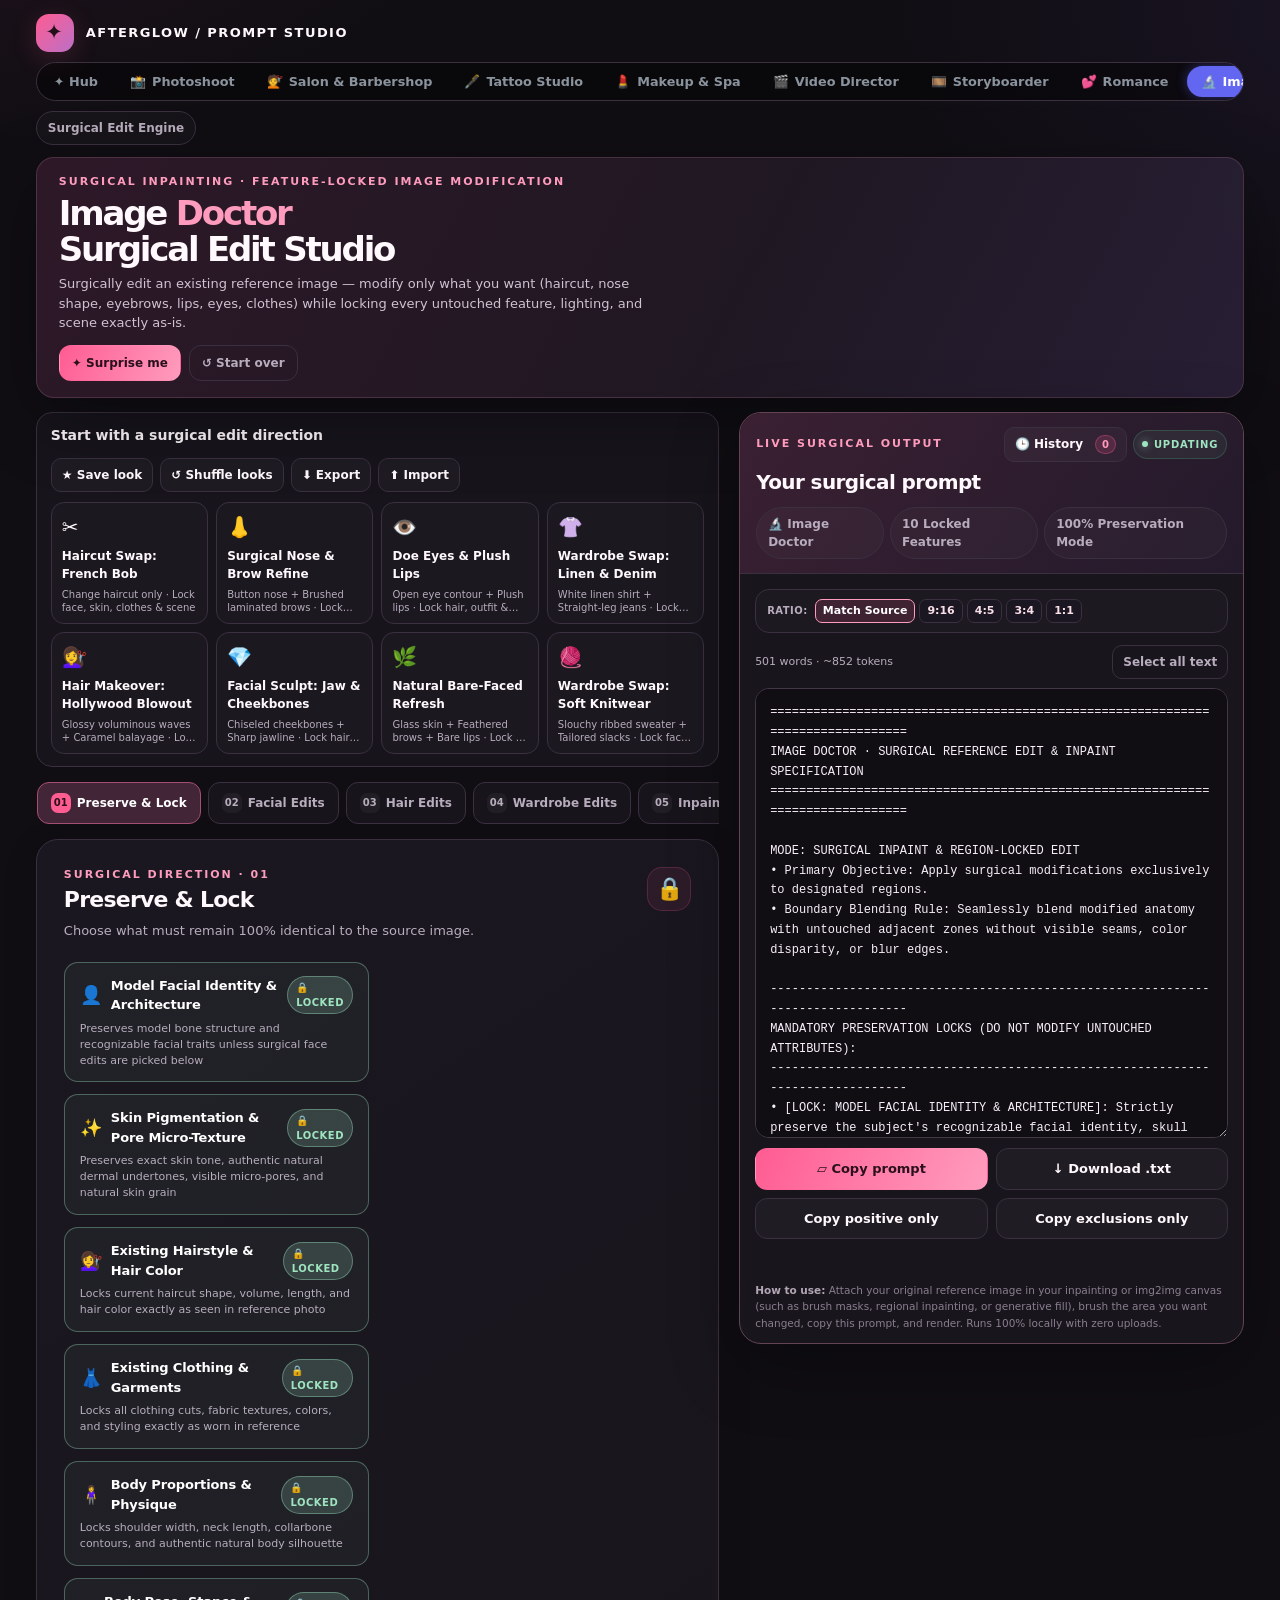
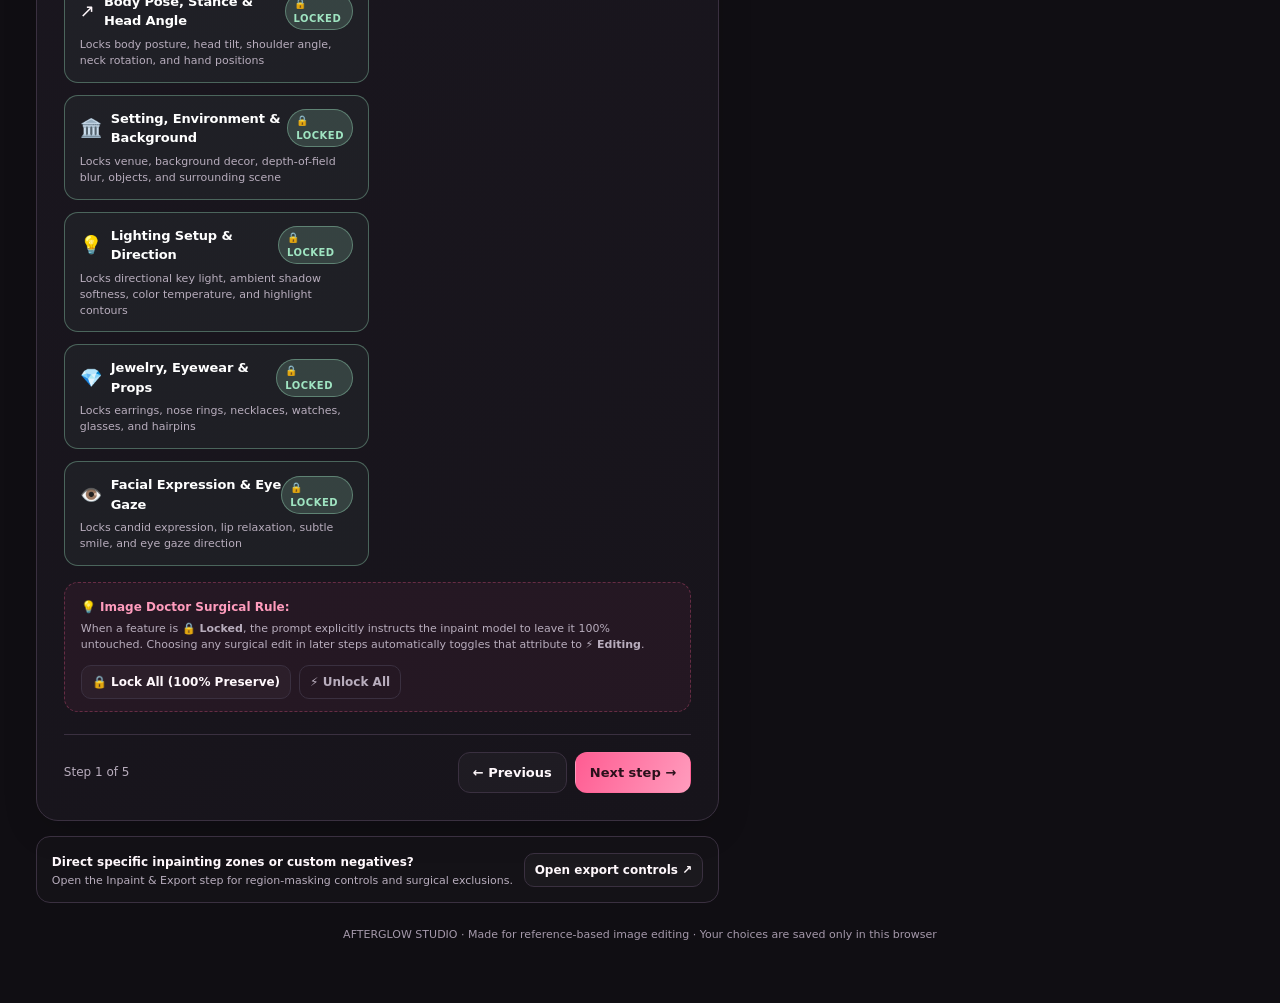
<file: image_doctor.html>
<!doctype html>
<html lang="en">
<head>
<meta charset="utf-8">
<meta name="viewport" content="width=device-width, initial-scale=1">
<meta name="color-scheme" content="dark">
<title>Afterglow / Image Doctor · Surgical Edit Studio</title>
<link rel="stylesheet" href="css/shared.css">
<style>
/* Image Doctor specific enhancements & design-system alignment */
.section-tabs {
  scrollbar-width: none;
  -ms-overflow-style: none;
}
.section-tabs::-webkit-scrollbar {
  display: none;
}

/* Lock grid & cards */
.doc-lock-grid,
.doctor-lock-grid {
  display: grid;
  grid-template-columns: repeat(auto-fill, minmax(280px, 1fr));
  gap: 12px;
  width: 100%;
}
.doc-lock-card,
.doctor-lock-card {
  background: #17141b;
  border: 1px solid var(--line);
  border-radius: 14px;
  padding: 13px 15px;
  cursor: pointer;
  transition: all 0.18s ease;
  display: flex;
  flex-direction: column;
  gap: 6px;
  position: relative;
  user-select: none;
}
.doc-lock-card.locked,
.doctor-lock-card.locked {
  background: rgba(159, 228, 193, 0.05);
  border-color: rgba(159, 228, 193, 0.35);
}
.doc-lock-card:hover,
.doctor-lock-card:hover {
  transform: translateY(-1px);
  border-color: var(--pink2);
  box-shadow: 0 4px 16px rgba(0, 0, 0, 0.3);
}
.doc-lock-card.locked:hover,
.doctor-lock-card.locked:hover {
  border-color: var(--green);
}
.doc-lock-header {
  display: flex;
  align-items: center;
  justify-content: space-between;
}
.doc-lock-identity {
  display: flex;
  align-items: center;
  gap: 9px;
}
.doc-lock-icon {
  font-size: 18px;
  line-height: 1;
}
.doc-lock-title {
  font-size: 13px;
  color: #fff;
  font-weight: 850;
  letter-spacing: -0.01em;
}
.doc-lock-desc {
  margin: 0;
  font-size: 11px;
  color: var(--muted);
  line-height: 1.45;
}
.doc-lock-pill,
.lock-status-pill {
  font-size: 10px;
  font-weight: 850;
  padding: 3px 8px;
  border-radius: 999px;
  text-transform: uppercase;
  letter-spacing: 0.05em;
  background: rgba(255, 92, 146, 0.18);
  color: var(--pink2);
  border: 1px solid rgba(255, 92, 146, 0.4);
}
.doc-lock-pill.locked,
.lock-status-pill.locked {
  background: rgba(159, 228, 193, 0.18);
  color: var(--green);
  border-color: rgba(159, 228, 193, 0.4);
}

/* Hair category chips */
.doc-cat-bar,
.hair-cat-bar {
  display: flex;
  flex-wrap: wrap;
  gap: 6px;
  margin-bottom: 16px;
  width: 100%;
}
.doc-cat-chip,
.cat-chip {
  padding: 4px 11px;
  border-radius: 999px;
  font-size: 11px;
  font-weight: 750;
  background: #1a1622;
  border: 1px solid var(--line);
  color: var(--cream);
  cursor: pointer;
  transition: all 0.15s ease;
}
.doc-cat-chip:hover,
.cat-chip:hover {
  background: #ff5c9215;
  border-color: var(--pink2);
  color: #fff;
}
.doc-cat-chip.active,
.cat-chip.active {
  background: #ff5c9228;
  border-color: var(--pink2);
  color: #fff;
  font-weight: 850;
}

/* Info/tip callout */
.doc-info-box {
  margin-top: 16px;
  padding: 12px 16px;
  border-radius: 14px;
  background: rgba(255, 92, 146, 0.06);
  border: 1px dashed rgba(255, 92, 146, 0.3);
  display: flex;
  align-items: center;
  justify-content: space-between;
  flex-wrap: wrap;
  gap: 12px;
}
.doc-info-box-title {
  color: var(--pink2);
  font-size: 12px;
  font-weight: 850;
}
.doc-info-box-desc {
  margin: 3px 0 0 0;
  font-size: 11px;
  color: var(--muted);
  line-height: 1.45;
}

/* Wardrobe mode bar */
.doc-mode-bar {
  display: flex;
  flex-wrap: wrap;
  gap: 10px;
  margin-bottom: 16px;
  width: 100%;
}

/* Finish section grid */
.doc-finish-grid {
  display: grid;
  grid-template-columns: 1fr 1fr;
  gap: 16px;
  margin-top: 16px;
  width: 100%;
}
@media (max-width: 680px) {
  .doc-finish-grid {
    grid-template-columns: 1fr;
  }
}

/* History item styling */
.doc-history-item {
  padding: 12px;
  margin-bottom: 8px;
  border-radius: 8px;
  background: rgba(255, 255, 255, 0.04);
  border: 1px solid rgba(255, 255, 255, 0.08);
}
.doc-history-meta {
  display: flex;
  justify-content: space-between;
  font-size: 11px;
  color: var(--muted);
  margin-bottom: 6px;
}
.doc-history-text {
  margin: 0;
  font-size: 12px;
  line-height: 1.45;
  color: var(--text);
  max-height: 60px;
  overflow: hidden;
  text-overflow: ellipsis;
}
.doc-btn-row {
  display: flex;
  gap: 8px;
}
.doc-history-empty {
  color: var(--muted);
  padding: 16px;
  font-size: 12px;
}
.pill-highlight {
  border-color: rgba(244, 114, 182, 0.4);
  color: var(--pink2, #f472b6);
}
</style>
</head>
<body>
<div class="shell">
<header class="topbar"><div class="brand"><span class="brand-mark">✦</span><span>Afterglow / Prompt Studio</span></div>
<nav class="suite-nav" aria-label="Studio Switcher">
  <a href="index.html" class="suite-nav-link" title="Afterglow Hub">✦ Hub</a>
  <a href="photoshoot.html" class="suite-nav-link"><span class="studio-btn-icon">📸</span> Photoshoot</a>
  <a href="salon.html" class="suite-nav-link"><span class="studio-btn-icon">💇</span> Salon &amp; Barbershop</a>
  <a href="tattoo.html" class="suite-nav-link"><span class="studio-btn-icon">🖋️</span> Tattoo Studio</a>
  <a href="makeup_spa.html" class="suite-nav-link"><span class="studio-btn-icon">💄</span> Makeup &amp; Spa</a>
  <a href="video.html" class="suite-nav-link"><span class="studio-btn-icon">🎬</span> Video Director</a>
  <a href="storyboard.html" class="suite-nav-link"><span class="studio-btn-icon">🎞️</span> Storyboarder</a>
  <a href="romance.html" class="suite-nav-link"><span class="studio-btn-icon">💕</span> Romance</a>
  <a href="image_doctor.html" class="suite-nav-link active"><span class="studio-btn-icon">🔬</span> Image Doctor</a>
  <a href="gym.html" class="suite-nav-link"><span class="studio-btn-icon">🏋️</span> Gym &amp; Fitness</a>
</nav>
<div class="top-meta"><span class="pill"><span class="pill-dot"></span> Inpaint Prompt Preview</span><span class="pill" id="totalOptionCount">Surgical Edit Engine</span><span class="pill">Offline · Zero Uploads</span></div></header>

<section class="hero">
  <div>
    <div class="eyebrow" id="heroEyebrow">Surgical Inpainting · Feature-Locked Image Modification</div>
    <h1 id="heroTitle">Image <span>Doctor</span><br>Surgical Edit Studio</h1>
    <p id="heroDescription">Surgically edit an existing reference image — modify only what you want (haircut, nose shape, eyebrows, lips, eyes, clothes) while locking every untouched feature, lighting, and scene exactly as-is.</p>
    <div class="hero-actions">
      <button class="btn btn-primary" id="randomTop" type="button">✦ Surprise me</button>
      <button class="btn btn-secondary" id="copyTop" type="button">▱ Copy current prompt</button>
      <button class="btn btn-quiet" id="resetTop" type="button">↺ Start over</button>
    </div>
  </div>
  <aside class="hero-note">
    <div class="sparkle">✧ ✦ ✧</div>
    <div>
      <strong>Surgical precision, zero drift.</strong>
      <p>Lock untouched features into immutable preservation directives, while providing hyper-targeted inpainting tokens for the modified zones.</p>
      <div class="tags">
        <span class="tag">Surgical Inpaint</span>
        <span class="tag">Preservation Locks</span>
        <span class="tag">Face Sculpting</span>
        <span class="tag">Hair Swaps</span>
        <span class="tag">Wardrobe Edits</span>
      </div>
    </div>
  </aside>
</section>

<div class="layout">
<main class="builder">
<section class="preset-strip">
  <div class="strip-head">
    <div>
      <h2>Start with a surgical edit direction</h2>
      <p>Curated surgical starting points spanning haircut swaps, nose refinements, brow shaping, and wardrobe overhauls. Customize any choice afterward without losing your direction.</p>
    </div>
    <div class="strip-actions">
      <button class="btn btn-secondary btn-small" id="saveCustomLook" type="button">★ Save look</button>
      <button class="btn btn-secondary btn-small" id="shuffleLooks" type="button">↺ Shuffle looks</button>
      <button class="btn btn-secondary btn-small" id="exportPresetsBtn" type="button" title="Export custom looks to JSON">⬇ Export</button>
      <button class="btn btn-secondary btn-small" id="importPresetsBtn" type="button" title="Import custom looks from JSON">⬆ Import</button>
      <input type="file" id="importPresetsInput" accept=".json,application/json" hidden>
    </div>
  </div>
  <div class="preset-grid" id="presets"></div>
</section>

<nav class="section-tabs" id="tabs" aria-label="Prompt builder sections"></nav>

<section class="step-card" id="stepCard">
  <div class="step-head">
    <div>
      <div class="eyebrow" id="stepEyebrow">Surgical direction · 01</div>
      <h2 id="stepTitle">Preserve &amp; Lock</h2>
      <p id="stepDescription">Choose what must remain 100% identical to the source image.</p>
    </div>
    <div class="step-icon" id="stepIcon">🔒</div>
  </div>
  <div class="field-grid" id="fields"></div>
  <div id="fineTuneArea"></div>
  <div id="specialContent"></div>
  <div class="step-foot">
    <span class="step-count" id="stepCount">Step 1 of 5</span>
    <div class="step-buttons">
      <button class="btn btn-secondary" id="prevStep" type="button">← Previous</button>
      <button class="btn btn-primary" id="nextStep" type="button">Next step →</button>
    </div>
  </div>
</section>

<section class="advanced-bar">
  <div>
    <strong>Direct specific inpainting zones or custom negatives?</strong>
    <small>Open the Inpaint &amp; Export step for region-masking controls and surgical exclusions.</small>
  </div>
  <button class="btn btn-secondary btn-small" id="finishJump" type="button">Open export controls ↗</button>
</section>
</main>

<aside class="preview">
  <div class="sheet-handle hidden-desktop" id="sheetHandle"></div>
  <div class="preview-head">
    <div class="preview-top">
      <div class="eyebrow">Live surgical output</div>
      <div class="preview-top-actions">
        <button class="btn btn-secondary btn-small" id="openHistoryBtn" type="button" title="View prompt history">🕒 History <span class="badge" id="historyBadge">0</span></button>
        <button class="btn btn-primary btn-small hidden-desktop" id="topQuickCopy" type="button">▱ Copy</button>
        <span class="live">Updating</span>
        <button class="btn-quiet btn-small close-sheet hidden-desktop" id="closeDrawer" type="button">✕ Close</button>
      </div>
    </div>
    <h2>Your surgical prompt</h2>
    <p>Change any choice. The inpaint prompt is rebuilt in real time.</p>
    <div class="summary" id="summary"></div>
  </div>
  <div class="preview-body">
    <div class="preview-toolbar">
      <div class="toolbar-row">
        <div class="ratio-row">
          <span class="ratio-label">Ratio:</span>
          <div class="ratio-chips" id="ratioChips">
            <button type="button" class="ratio-chip active" data-ratio="match">Match Source</button>
            <button type="button" class="ratio-chip" data-ratio="9:16">9:16</button>
            <button type="button" class="ratio-chip" data-ratio="4:5">4:5</button>
            <button type="button" class="ratio-chip" data-ratio="3:4">3:4</button>
            <button type="button" class="ratio-chip" data-ratio="1:1">1:1</button>
          </div>
        </div>
      </div>
    </div>
    <div class="prompt-meta">
      <span id="wordCount">Prompt ready</span>
      <button class="btn btn-quiet btn-small" id="selectPrompt" type="button">Select all text</button>
    </div>
    <textarea class="prompt-area" id="prompt" spellcheck="false" aria-label="Generated surgical edit prompt"></textarea>
    <div class="preview-buttons">
      <button class="btn btn-primary" id="copy" type="button">▱ Copy prompt</button>
      <button class="btn btn-secondary" id="download" type="button">↓ Download .txt</button>
      <button class="btn btn-secondary" id="copyPositive" type="button">Copy positive only</button>
      <button class="btn btn-secondary" id="copyNegative" type="button">Copy exclusions only</button>
    </div>
    <div class="toast" id="toast" role="status" aria-live="polite"></div>
  </div>
  <div class="preview-help"><strong>How to use:</strong> Attach your original reference image in your inpainting or img2img canvas (such as brush masks, regional inpainting, or generative fill), brush the area you want changed, copy this prompt, and render. Runs 100% locally with zero uploads.</div>
</aside>
</div>

<div class="drawer-backdrop" id="drawerBackdrop"></div>
<div class="mobile-bar" id="mobileBar">
  <div class="mobile-bar-info">
    <span class="mobile-stat" id="mobileWordCount">Prompt ready</span>
    <span class="mobile-sub" id="mobileSummaryMini">Image Doctor</span>
  </div>
  <div class="mobile-bar-actions">
    <button class="btn btn-secondary btn-small" id="openDrawerBtn" type="button">Preview prompt ↗</button>
    <button class="btn btn-primary btn-small" id="mobileCopyBtn" type="button">▱ Copy</button>
  </div>
</div>
<button class="btn btn-primary fab" id="fab" type="button">▱ Copy prompt</button>

<div class="history-modal" id="historyModal">
  <div class="history-head">
    <div>
      <h3>Surgical Edit History</h3>
      <p>Recent Image Doctor prompts from this session.</p>
    </div>
    <div class="history-head-actions">
      <button class="btn-quiet btn-small" id="clearHistoryBtn" type="button">Clear</button>
      <button class="btn-quiet btn-small" id="closeHistoryBtn" type="button">✕ Close</button>
    </div>
  </div>
  <div class="history-list" id="historyList"></div>
</div>
<div class="modal-backdrop" id="historyBackdrop"></div>
<p class="fineprint">AFTERGLOW STUDIO · Made for reference-based image editing · Your choices are saved only in this browser</p>
</div>

<script src="js/shared-veil.js"></script>
<script src="js/shared-datasets.js"></script>
<script src="js/image-doctor-core.js"></script>
</body>
</html>
</file>
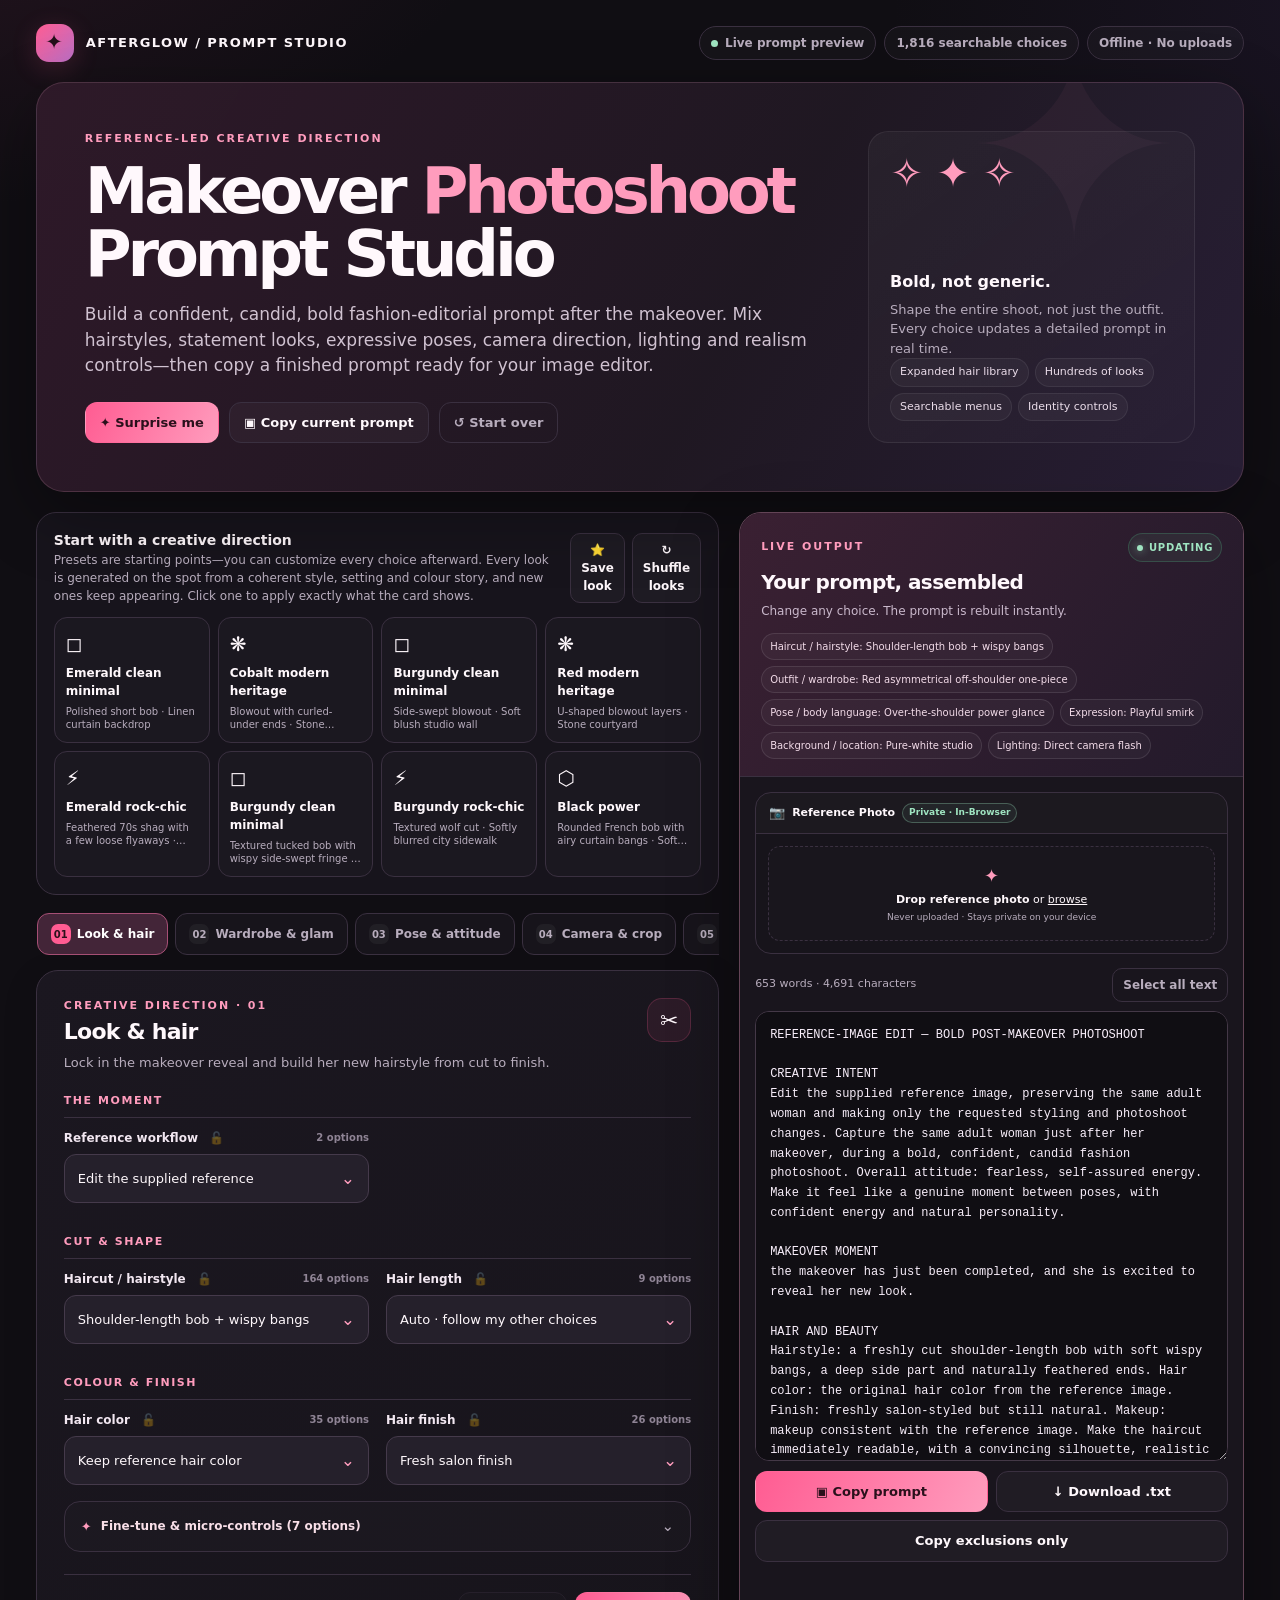
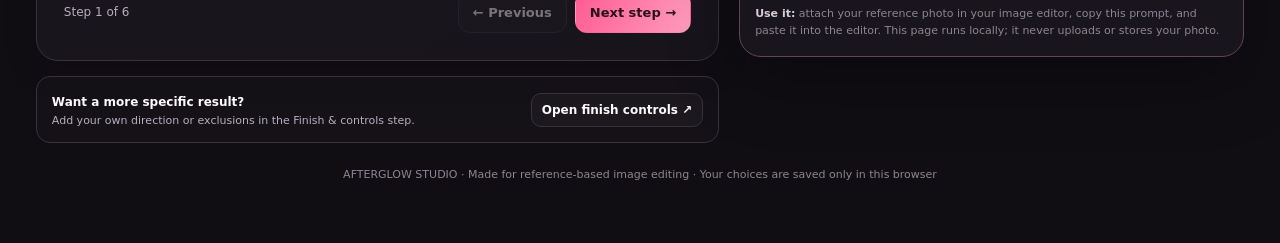
<file: makeover_photoshoot_prompt_builder.html>
<!doctype html>
<html lang="en">
<head>
<meta charset="utf-8">
<meta name="viewport" content="width=device-width, initial-scale=1">
<meta name="color-scheme" content="dark">
<title>Afterglow — Makeover Photoshoot Prompt Studio</title>
<style>
:root{--bg:#100e13;--panel:#19161e;--panel2:#211c27;--panel3:#2a2331;--text:#fff8fc;--muted:#b8adbd;--muted2:#8f8495;--line:#3a3040;--pink:#ff5c92;--pink2:#ff9cbd;--cream:#f9dfe8;--green:#9fe4c1;--yellow:#f3d49a;--shadow:0 22px 70px #0005;--radius:22px}
*{box-sizing:border-box}html{scroll-behavior:smooth}body{margin:0;background:radial-gradient(950px 550px at -8% -8%,#55203b55,transparent 65%),radial-gradient(820px 530px at 110% 0%,#39265744,transparent 63%),var(--bg);color:var(--text);font:15px/1.5 Inter,ui-sans-serif,system-ui,-apple-system,"Segoe UI",Roboto,Arial,sans-serif}button,input,select,textarea{font:inherit}button{cursor:pointer}button:focus-visible,select:focus-visible,input:focus-visible,textarea:focus-visible{outline:2px solid var(--pink2);outline-offset:3px}.shell{max-width:1480px;margin:auto;padding:24px clamp(13px,2.8vw,40px) 48px}.topbar{display:flex;justify-content:space-between;align-items:center;gap:18px;margin-bottom:20px}.brand{display:flex;align-items:center;gap:12px;font-size:13px;font-weight:850;letter-spacing:.11em;text-transform:uppercase}.brand-mark{width:38px;height:38px;border-radius:13px;display:grid;place-items:center;background:linear-gradient(135deg,var(--pink),#bb70c6);color:#24101a;font-size:21px;box-shadow:0 6px 26px #ff5c922c}.top-meta{display:flex;gap:8px;align-items:center;flex-wrap:wrap}.pill{display:inline-flex;align-items:center;gap:7px;border:1px solid var(--line);background:#ffffff06;color:var(--muted);padding:7px 11px;border-radius:999px;font-size:12px;font-weight:700}.pill-dot{width:7px;height:7px;border-radius:50%;background:var(--green)}.hero{position:relative;overflow:hidden;display:grid;grid-template-columns:minmax(0,1.4fr) minmax(230px,.6fr);gap:20px;padding:clamp(23px,4vw,48px);border:1px solid #76506570;border-radius:28px;background:linear-gradient(118deg,#301a2aee,#201923f0 58%,#292037ef);box-shadow:var(--shadow);margin-bottom:20px}.hero:after{content:"✦";position:absolute;right:5%;top:-65px;font-size:260px;line-height:1;color:#ff93bb0b;pointer-events:none}.eyebrow{color:var(--pink2);font-size:11px;letter-spacing:.18em;font-weight:900;text-transform:uppercase}.hero h1{font-size:clamp(36px,5vw,66px);letter-spacing:-.065em;line-height:.99;margin:12px 0 16px;max-width:740px}.hero h1 span{color:var(--pink2)}.hero p{color:#d0c2d1;font-size:clamp(14px,1.4vw,17px);max-width:760px;margin:0}.hero-actions{display:flex;gap:10px;flex-wrap:wrap;margin-top:23px}.hero-note{align-self:stretch;z-index:1;display:flex;flex-direction:column;justify-content:space-between;gap:18px;border:1px solid #ffffff12;border-radius:20px;padding:21px;background:linear-gradient(145deg,#ffffff0a,#ffffff03)}.hero-note .sparkle{font-size:40px;color:var(--pink2);line-height:1}.hero-note strong{font-size:16px}.hero-note p{font-size:13px;margin-top:6px;color:var(--muted)}.tags{display:flex;gap:6px;flex-wrap:wrap}.tag{font-size:11px;padding:5px 9px;border-radius:999px;background:#ffffff0a;border:1px solid #ffffff12;color:#eadce9}.btn{border:1px solid var(--line);border-radius:12px;padding:10px 14px;font-weight:800;font-size:13px;display:inline-flex;align-items:center;justify-content:center;gap:8px;transition:transform .15s,filter .15s,background .15s}.btn:hover{filter:brightness(1.1);transform:translateY(-1px)}.btn-primary{color:#2a101b;background:linear-gradient(115deg,var(--pink),var(--pink2));border-color:transparent}.btn-secondary{background:#ffffff08;color:var(--text)}.btn-quiet{background:transparent;color:var(--muted)}.btn-small{font-size:12px;padding:7px 10px;border-radius:10px}.layout{display:grid;grid-template-columns:minmax(0,1.15fr) minmax(360px,.85fr);gap:20px;align-items:start}.builder{min-width:0}.preset-strip{border:1px solid var(--line);background:#19161edb;border-radius:20px;padding:17px;margin-bottom:15px}.strip-head{display:flex;justify-content:space-between;gap:12px;align-items:center;margin-bottom:12px}.strip-head h2{font-size:14px;margin:0}.strip-head p{font-size:12px;color:var(--muted);margin:0}.preset-grid{display:grid;grid-template-columns:repeat(4,minmax(0,1fr));gap:8px}.preset{min-height:76px;text-align:left;padding:11px;border:1px solid var(--line);border-radius:13px;background:#ffffff04;color:var(--text);display:flex;flex-direction:column;gap:5px;transition:.15s}.preset:hover,.preset.active{border-color:#f66d9ba8;background:#ff5c9212}.preset .preset-icon{font-size:20px}.preset strong{font-size:12px}.preset small{font-size:10px;color:var(--muted);line-height:1.3}.section-tabs{display:flex;gap:7px;overflow:auto;padding:3px 1px 12px;margin-bottom:3px;scrollbar-width:thin}.tab{border:1px solid var(--line);color:var(--muted);background:#17141b;border-radius:12px;padding:10px 13px;white-space:nowrap;font-size:12px;font-weight:850}.tab .tab-no{display:inline-grid;place-items:center;width:20px;height:20px;border-radius:7px;margin-right:6px;background:#ffffff0c;font-size:10px}.tab.active{color:#fff;background:#432538;border-color:#a64f75}.tab.active .tab-no{background:var(--pink);color:#2a101a}.step-card{border:1px solid var(--line);background:linear-gradient(145deg,#1b1720,#17141b);border-radius:22px;padding:clamp(17px,2.4vw,27px);box-shadow:0 10px 35px #0002}.step-head{display:flex;align-items:flex-start;justify-content:space-between;gap:15px;margin-bottom:21px}.step-head h2{margin:0;font-size:22px;letter-spacing:-.035em}.step-head p{margin:5px 0 0;color:var(--muted);font-size:13px;max-width:520px}.step-icon{width:44px;height:44px;flex:0 0 44px;display:grid;place-items:center;background:#ff5c9215;border:1px solid #ff5c9233;border-radius:15px;font-size:22px}.field-grid{display:grid;grid-template-columns:repeat(2,minmax(0,1fr));gap:17px}.field{min-width:0}.field.full{grid-column:1/-1}.label-row{display:flex;justify-content:space-between;align-items:center;gap:8px;margin-bottom:7px}.label-row label,.field>label{font-size:12px;font-weight:850;color:#f2e7f1}.option-count{font-size:10px;color:var(--muted2);font-weight:750;white-space:nowrap}.select-wrap{position:relative}.select-wrap:after{content:"⌄";position:absolute;right:14px;top:50%;transform:translateY(-58%);font-size:18px;color:var(--pink2);pointer-events:none}.field select,.field input[type=text],.field textarea{width:100%;min-width:0;appearance:none;background:#25202b;color:var(--text);border:1px solid #453a4b;border-radius:12px;padding:12px 38px 12px 13px;min-height:48px;outline:none}.field select{cursor:pointer}.field select:hover,.field input:hover,.field textarea:hover{border-color:#655168}.field select option,.field select optgroup{background:#211c27;color:#fff}.field textarea{resize:vertical;padding:12px;min-height:88px}.field input[type=text]{padding-right:13px}.field .help{color:var(--muted2);font-size:11px;margin:6px 0 0}.select-search{width:100%;padding:10px 12px;border-radius:10px;border:1px solid var(--line);background:#111016;color:var(--text);margin-bottom:8px}.custom-select{position:relative}.custom-select button.select-trigger{width:100%;min-height:48px;display:flex;justify-content:space-between;gap:12px;align-items:center;text-align:left;padding:11px 13px;background:#25202b;color:var(--text);border:1px solid #453a4b;border-radius:12px}.select-trigger .current{overflow:hidden;text-overflow:ellipsis;white-space:nowrap;font-size:13px}.select-trigger .chevron{color:var(--pink2);font-size:17px}.select-menu{display:none;position:absolute;z-index:20;top:calc(100% + 7px);left:0;right:0;padding:10px;border:1px solid #59475f;border-radius:14px;background:#201b26;box-shadow:0 18px 40px #0009;max-height:330px;overflow:auto}.custom-select.open .select-menu{display:block}.option-list{display:grid;gap:4px}.choice{border:1px solid transparent;text-align:left;border-radius:9px;padding:9px 10px;background:transparent;color:#e8dfe9;font-size:12px;line-height:1.35}.choice:hover{background:#ffffff09;border-color:#544657}.choice.selected{background:#ff5c9217;border-color:#b94b78;color:#fff}.choice .checkmark{float:right;color:var(--pink2);font-weight:900;margin-left:8px}.no-results{color:var(--muted);font-size:12px;padding:10px}.chip-group{display:flex;gap:7px;flex-wrap:wrap}.chip{background:#25202b;border:1px solid #463a4b;color:#dcd1e0;border-radius:999px;padding:8px 11px;font-size:12px;font-weight:750}.chip:hover{border-color:#846078}.chip.active{color:#2a101a;background:var(--pink2);border-color:var(--pink2)}.checks{display:grid;grid-template-columns:repeat(2,minmax(0,1fr));gap:9px}.check{display:flex;align-items:flex-start;gap:9px;padding:11px 12px;border:1px solid var(--line);background:#ffffff04;border-radius:12px;font-size:12px;color:#dfd5e2;cursor:pointer}.check:hover{border-color:#685267}.check input{accent-color:var(--pink);margin-top:3px;flex:0 0 auto}.check small{display:block;color:var(--muted2);font-size:10px;margin-top:2px}.toggle-row{display:flex;align-items:center;justify-content:space-between;gap:14px;padding:13px;border:1px solid var(--line);background:#ffffff04;border-radius:12px}.toggle-row strong{display:block;font-size:12px}.toggle-row p{font-size:11px;color:var(--muted);margin:3px 0 0}.switch{appearance:none;width:41px;height:24px;border-radius:999px;background:#514654;position:relative;flex:0 0 auto;cursor:pointer;transition:.18s}.switch:after{content:"";position:absolute;top:3px;left:3px;width:18px;height:18px;background:white;border-radius:50%;transition:.18s}.switch:checked{background:var(--pink)}.switch:checked:after{transform:translateX(17px);background:#2a101a}.step-foot{display:flex;justify-content:space-between;align-items:center;gap:10px;margin-top:22px;padding-top:17px;border-top:1px solid var(--line)}.step-count{font-size:12px;color:var(--muted)}.step-buttons{display:flex;gap:8px}.preview{position:sticky;top:14px;min-width:0;border:1px solid #634456;background:#19151d;border-radius:22px;overflow:hidden;box-shadow:var(--shadow)}.preview-head{padding:20px 21px 17px;background:linear-gradient(125deg,#3a2032,#231a2b);border-bottom:1px solid var(--line)}.preview-top{display:flex;align-items:center;justify-content:space-between;gap:10px}.preview-head h2{font-size:20px;letter-spacing:-.03em;margin:5px 0}.preview-head p{margin:0;color:#cab9cc;font-size:12px}.live{display:inline-flex;align-items:center;gap:6px;border:1px solid #43896a61;background:#7bd9a512;color:var(--green);font-size:10px;font-weight:900;text-transform:uppercase;letter-spacing:.08em;padding:6px 8px;border-radius:999px}.live:before{content:"";width:6px;height:6px;border-radius:100%;background:var(--green);box-shadow:0 0 8px #9fe4c1a0}.summary{display:flex;gap:6px;flex-wrap:wrap;margin-top:13px}.summary-tag{max-width:100%;overflow:hidden;text-overflow:ellipsis;white-space:nowrap;font-size:10px;color:#f3dce9;border:1px solid #ffffff1a;background:#ffffff08;border-radius:999px;padding:5px 8px}.preview-body{padding:15px}.prompt-meta{display:flex;justify-content:space-between;align-items:center;gap:10px;margin-bottom:9px;color:var(--muted);font-size:11px}.prompt-area{display:block;width:100%;min-height:450px;resize:vertical;padding:14px;border-radius:14px;border:1px solid #443847;background:#100e13;color:#f8eefa;font:12px/1.65 ui-monospace,SFMono-Regular,Consolas,monospace;outline:none}.preview-buttons{display:grid;grid-template-columns:1fr 1fr;gap:8px;margin-top:10px}.preview-buttons .span2{grid-column:1/-1}.toast{min-height:20px;color:var(--green);font-size:11px;margin-top:8px}.preview-help{font-size:11px;line-height:1.55;color:var(--muted2);padding:0 15px 17px}.preview-help strong{color:#d9cbdc}.advanced-bar{display:flex;align-items:center;justify-content:space-between;gap:10px;margin-top:15px;padding:13px 15px;border:1px solid var(--line);border-radius:14px;background:#ffffff04}.advanced-bar strong{font-size:12px}.advanced-bar small{display:block;color:var(--muted);font-size:11px}.fineprint{font-size:11px;text-align:center;color:var(--muted2);margin-top:24px}.hidden{display:none!important}.toast.flash{animation:flash 1.4s ease}@keyframes flash{0%{opacity:0;transform:translateY(3px)}20%{opacity:1;transform:translateY(0)}100%{opacity:1}}@media(max-width:1060px){.layout{grid-template-columns:minmax(0,1fr) minmax(300px,.8fr)}.preset-grid{grid-template-columns:repeat(2,minmax(0,1fr))}.hero{grid-template-columns:1fr .55fr}}@media(max-width:850px){.hero{grid-template-columns:1fr}.hero-note{display:none}.layout{grid-template-columns:1fr}.preview{position:static;order:2}.preview-area{min-height:340px}.builder{order:1}.prompt-area{min-height:340px}}@media(max-width:560px){.shell{padding:14px 10px 32px}.topbar{align-items:flex-start;flex-direction:column}.hero{padding:22px;border-radius:21px}.hero h1{font-size:39px}.hero-actions .btn{flex:1}.field-grid{grid-template-columns:1fr}.field.full{grid-column:auto}.checks{grid-template-columns:1fr}.preset-grid{grid-template-columns:repeat(2,minmax(0,1fr))}.preset{min-height:72px}.step-card{padding:16px}.step-head h2{font-size:19px}.step-foot{align-items:flex-start;flex-direction:column}.step-buttons{width:100%}.step-buttons .btn{flex:1}.preview-buttons{grid-template-columns:1fr 1fr}.prompt-area{min-height:350px}}
.fab{display:none}@media(max-width:850px){.fab{display:inline-flex;position:fixed;right:14px;bottom:14px;z-index:30;box-shadow:var(--shadow)}}.grp{grid-column:1/-1;margin:14px 0 -6px;font-size:11px;letter-spacing:.14em;text-transform:uppercase;color:var(--pink2);border-bottom:1px solid var(--line);padding-bottom:7px}.grp:first-child{margin-top:0}.preset.fresh{animation:pin .6s ease}@keyframes pin{from{opacity:0;transform:translateY(6px) scale(.97)}to{opacity:1;transform:none}}@media(prefers-reduced-motion:reduce){.preset.fresh{animation:none}}.preset small{overflow:hidden;display:-webkit-box;-webkit-line-clamp:2;-webkit-box-orient:vertical}
/* Progressive disclosure, locks, reference photo & mobile drawer */
.label-title-wrap{display:flex;align-items:center;gap:7px}
.lock-btn{background:transparent;border:none;padding:2px 4px;font-size:12px;opacity:.35;cursor:pointer;border-radius:6px;transition:opacity .15s,transform .15s;line-height:1}
.lock-btn:hover{opacity:.85;transform:scale(1.1)}
.lock-btn.locked{opacity:1;background:#ff5c922a;border:1px solid #ff5c9266;box-shadow:0 0 8px #ff5c9226}
.fine-tune-drawer{margin-top:16px;border:1px solid var(--line);background:#ffffff03;border-radius:16px;overflow:hidden;transition:border-color .2s}
.fine-tune-drawer[open]{border-color:#ff5c924d;background:#ffffff05}
.fine-tune-summary{display:flex;align-items:center;justify-content:space-between;padding:13px 16px;cursor:pointer;user-select:none;list-style:none}
.fine-tune-summary::-webkit-details-marker{display:none}
.fine-tune-title{display:flex;align-items:center;gap:9px;font-size:12px;font-weight:800;color:var(--cream)}
.fine-tune-icon{color:var(--pink2);font-size:13px}
.fine-tune-badge{display:inline-flex;align-items:center;padding:2px 7px;border-radius:999px;font-size:10px;font-weight:800;background:#ff5c9224;border:1px solid #ff5c924d;color:var(--pink2)}
.fine-tune-chevron{color:var(--muted);font-size:15px;transition:transform .2s ease}
.fine-tune-drawer[open] .fine-tune-chevron{transform:rotate(180deg)}
.fine-tune-grid{padding:14px 16px 18px;border-top:1px solid var(--line)}
.ref-card{margin-bottom:14px;border:1px solid var(--line);background:#17141bd4;border-radius:16px;overflow:hidden}
.ref-head{display:flex;justify-content:space-between;align-items:center;padding:10px 13px;background:#ffffff05;border-bottom:1px solid var(--line)}
.ref-title{display:flex;align-items:center;gap:7px;font-size:11px;font-weight:800}
.ref-icon{font-size:13px}
.ref-privacy{font-size:9px;color:var(--green);border:1px solid #9fe4c14d;padding:2px 6px;border-radius:999px;background:#9fe4c10f}
.ref-body{padding:12px}
.ref-dropzone{border:1.5px dashed var(--line);border-radius:12px;padding:15px 10px;text-align:center;cursor:pointer;background:#ffffff03;transition:border-color .2s,background .2s}
.ref-dropzone:hover,.ref-dropzone.dragover{border-color:var(--pink2);background:#ff5c920f}
.ref-upload-icon{font-size:18px;color:var(--pink2);display:block;margin-bottom:3px}
.ref-dropzone p{margin:0;font-size:11px;color:var(--text)}
.ref-dropzone small{display:block;font-size:9px;color:var(--muted);margin-top:3px}
.ref-preview-area{display:flex;flex-direction:column;gap:9px}
.ref-thumb-wrap{position:relative;border-radius:10px;overflow:hidden;max-height:140px;background:#0d0b0f;display:flex;justify-content:center}
.ref-img{width:100%;max-height:140px;object-fit:cover}
.ref-pills{display:flex;gap:5px;flex-wrap:wrap}
.ref-action-pill{flex:1;min-width:70px;border:1px solid var(--line);background:#ffffff08;color:var(--cream);padding:5px 7px;border-radius:7px;font-size:10px;font-weight:750;cursor:pointer;white-space:nowrap;text-align:center;transition:.15s}
.ref-action-pill:hover{background:#ff5c9226;border-color:var(--pink2);color:#fff}
.drawer-backdrop{display:none;position:fixed;inset:0;background:#000000aa;backdrop-filter:blur(4px);z-index:55;opacity:0;transition:opacity .3s ease}
.drawer-backdrop.active{display:block;opacity:1}
.mobile-bar{display:none}
.sheet-handle{width:40px;height:4px;background:#ffffff33;border-radius:999px;margin:8px auto 6px}
.close-sheet{display:none}
.preset.custom-preset{border-color:#f3d49a55;background:#f3d49a0d}
.preset-del{margin-left:auto;font-size:11px;color:var(--muted);background:transparent;border:none;padding:1px 4px;border-radius:4px;cursor:pointer}
.preset-del:hover{color:#ff5c92;background:#ff5c9222}
.strip-actions{display:flex;gap:7px}
@media(min-width:851px){.hidden-desktop{display:none!important}}
@media(max-width:850px){
.mobile-bar{display:flex;position:fixed;bottom:0;left:0;right:0;height:62px;background:#18141ee8;backdrop-filter:blur(14px);border-top:1px solid #4a3a4e;z-index:50;align-items:center;justify-content:space-between;padding:0 14px;box-shadow:0 -8px 24px #0007}
.mobile-bar-info{display:flex;flex-direction:column;gap:1px;overflow:hidden;padding-right:8px}
.mobile-stat{font-size:11px;font-weight:800;color:var(--pink2)}
.mobile-sub{font-size:10px;color:var(--muted);overflow:hidden;text-overflow:ellipsis;white-space:nowrap;max-width:130px}
.mobile-bar-actions{display:flex;gap:7px;flex-shrink:0}
.preview{position:fixed!important;bottom:0;left:0;right:0;max-height:88vh;border-radius:24px 24px 0 0!important;z-index:60;transform:translateY(105%);transition:transform .35s cubic-bezier(.16,1,.3,1);box-shadow:0 -12px 50px #000c!important;overflow-y:auto}
.preview.drawer-open{transform:translateY(0)}
.close-sheet{display:inline-flex}
.preset-grid{display:flex!important;overflow-x:auto!important;scroll-snap-type:x mandatory;gap:9px;padding-bottom:8px;-webkit-overflow-scrolling:touch;scrollbar-width:none}
.preset-grid::-webkit-scrollbar{display:none}
.preset{flex:0 0 185px!important;scroll-snap-align:start;min-height:70px}
.shell{padding-bottom:85px!important}
.fab{display:none!important}
}

</style>
</head>
<body>
<div class="shell">
<header class="topbar"><div class="brand"><span class="brand-mark">✦</span><span>Afterglow / Prompt Studio</span></div><div class="top-meta"><span class="pill"><span class="pill-dot"></span> Live prompt preview</span><span class="pill" id="totalOptionCount">1,500+ searchable choices</span><span class="pill">Offline · No uploads</span></div></header>
<section class="hero"><div><div class="eyebrow">Reference-led creative direction</div><h1>Makeover <span>Photoshoot</span><br>Prompt Studio</h1><p>Build a confident, candid, bold fashion-editorial prompt after the makeover. Mix hairstyles, statement looks, expressive poses, camera direction, lighting and realism controls—then copy a finished prompt ready for your image editor.</p><div class="hero-actions"><button class="btn btn-primary" id="randomTop">✦ Surprise me</button><button class="btn btn-secondary" id="copyTop">▣ Copy current prompt</button><button class="btn btn-quiet" id="resetTop">↺ Start over</button></div></div><aside class="hero-note"><div class="sparkle">✧ ✦ ✧</div><div><strong>Bold, not generic.</strong><p>Shape the entire shoot, not just the outfit. Every choice updates a detailed prompt in real time.</p><div class="tags"><span class="tag">Expanded hair library</span><span class="tag">Hundreds of looks</span><span class="tag">Searchable menus</span><span class="tag">Identity controls</span></div></div></aside></section>
<div class="layout"><main class="builder">
<section class="preset-strip"><div class="strip-head"><div><h2>Start with a creative direction</h2><p>Presets are starting points—you can customize every choice afterward. Every look is generated on the spot from a coherent style, setting and colour story, and new ones keep appearing. Click one to apply exactly what the card shows.</p></div><div class="strip-actions"><button class="btn btn-secondary btn-small" id="saveCustomLook" type="button">⭐ Save look</button><button class="btn btn-secondary btn-small" id="shuffleLooks" type="button">↻ Shuffle looks</button></div></div><div class="preset-grid" id="presets"></div></section>
<nav class="section-tabs" id="tabs" aria-label="Prompt builder sections"></nav>
<section class="step-card" id="stepCard"><div class="step-head"><div><div class="eyebrow" id="stepEyebrow">Creative direction · 01</div><h2 id="stepTitle">Hair & makeover</h2><p id="stepDescription">Choose the signature post-makeover look.</p></div><div class="step-icon" id="stepIcon">✂</div></div><div class="field-grid" id="fields"></div><div id="fineTuneArea"></div><div id="specialContent"></div><div class="step-foot"><span class="step-count" id="stepCount">Step 1 of 6</span><div class="step-buttons"><button class="btn btn-secondary" id="prevStep">← Previous</button><button class="btn btn-primary" id="nextStep">Next step →</button></div></div></section>
<section class="advanced-bar"><div><strong>Want a more specific result?</strong><small>Add your own direction or exclusions in the Finish & controls step.</small></div><button class="btn btn-secondary btn-small" id="finishJump">Open finish controls ↗</button></section>
</main>
<aside class="preview"><div class="sheet-handle hidden-desktop" id="sheetHandle"></div><div class="preview-head"><div class="preview-top"><div class="eyebrow">Live output</div><div style="display:flex;align-items:center;gap:8px"><span class="live">Updating</span><button class="btn-quiet btn-small close-sheet hidden-desktop" id="closeDrawer" type="button">✕ Close</button></div></div><h2>Your prompt, assembled</h2><p>Change any choice. The prompt is rebuilt instantly.</p><div class="summary" id="summary"></div></div><div class="preview-body"><div class="ref-card" id="refCard"><div class="ref-head"><div class="ref-title"><span class="ref-icon">📷</span><strong>Reference Photo</strong><span class="ref-privacy">Private · In-Browser</span></div><button class="btn-quiet btn-small ref-clear hidden" id="refClear" type="button" title="Remove reference">✕ Clear</button></div><div class="ref-body"><input type="file" id="refFileInput" accept="image/*" class="hidden"><div class="ref-dropzone" id="refDropzone"><span class="ref-upload-icon">✦</span><p><strong>Drop reference photo</strong> or <u>browse</u></p><small>Never uploaded · Stays private on your device</small></div><div class="ref-preview-area hidden" id="refPreviewArea"><div class="ref-thumb-wrap"><img id="refThumbnail" alt="Reference photo preview" class="ref-img"></div><div class="ref-pills"><button type="button" class="ref-action-pill" data-ref-action="hair" title="Keep reference hair color + strands safeguard">Sync Hair</button><button type="button" class="ref-action-pill" data-ref-action="skin" title="Lock natural skin tone and pores">Match Skin</button><button type="button" class="ref-action-pill" data-ref-action="acc" title="Retain jewelry / glasses / nose ring">Retain Jewelry</button></div></div></div></div><div class="prompt-meta"><span id="wordCount">Prompt ready</span><button class="btn btn-quiet btn-small" id="selectPrompt">Select all text</button></div><textarea class="prompt-area" id="prompt" spellcheck="false" aria-label="Generated prompt"></textarea><div class="preview-buttons"><button class="btn btn-primary" id="copy">▣ Copy prompt</button><button class="btn btn-secondary" id="download">↓ Download .txt</button><button class="btn btn-secondary span2" id="copyNegative">Copy exclusions only</button></div><div class="toast" id="toast" role="status" aria-live="polite"></div></div><div class="preview-help"><strong>Use it:</strong> attach your reference photo in your image editor, copy this prompt, and paste it into the editor. This page runs locally; it never uploads or stores your photo.</div></aside></div>
<div class="drawer-backdrop" id="drawerBackdrop"></div>
<div class="mobile-bar" id="mobileBar">
  <div class="mobile-bar-info">
    <span class="mobile-stat" id="mobileWordCount">Prompt ready</span>
    <span class="mobile-sub" id="mobileSummaryMini">Afterglow</span>
  </div>
  <div class="mobile-bar-actions">
    <button class="btn btn-secondary btn-small" id="openDrawerBtn" type="button">Preview prompt ↗</button>
    <button class="btn btn-primary btn-small" id="mobileCopyBtn" type="button">▣ Copy</button>
  </div>
</div>
<button class="btn btn-primary fab" id="fab" type="button">▣ Copy prompt</button>
<p class="fineprint">AFTERGLOW STUDIO · Made for reference-based image editing · Your choices are saved only in this browser</p>
</div>
<script>
(()=>{
const O=(label,text=label)=>({label,text});
const hair=[
O('Shoulder-length bob + wispy bangs','a freshly cut shoulder-length bob with soft wispy bangs, a deep side part and naturally feathered ends'),O('Chin-length French bob','a chic chin-length French bob with airy texture and subtly tucked ends'),O('Long bob / lob','a polished long bob falling around the collarbones with relaxed movement'),O('Feather cut + dramatic flip','a voluminous feather cut with face-framing layers and a natural dramatic hair flip'),O('Butterfly layers + curtain fringe','a flowing butterfly cut with cheekbone-framing layers and wispy curtain bangs'),O('Textured wolf cut','a bold shaggy wolf cut with textured layers, soft fringe and lived-in movement'),O('Modern soft wolf shag','a modern soft wolf shag with airy crown volume and piecey ends'),O('Layered Rockstar shag','a rock-inspired shag cut with choppy layers, textured fringe and effortless movement'),O('Long layers + face framing','long layered hair with cascading face-framing pieces and realistic movement'),O('Bouncy 90s blowout','a bouncy 1990s-inspired blowout with layered ends and soft lift'),O('Sleek high ponytail','a sleek high ponytail with natural tension, a wrapped base and loose face-framing strands'),O('Voluminous high ponytail','a voluminous high ponytail with flowing feathered ends and a few flyaways'),O('Low sleek bun','a refined low bun with clean lines and wispy strands around the face'),O('Messy textured bun','a casually undone textured bun with fine loose tendrils and realistic stray strands'),O('Hollywood side waves','deep-side-part Hollywood waves with glossy but realistic definition'),O('Tousled beach waves','effortless tousled waves with natural irregularity and soft movement'),O('Sleek straight glass hair','sleek straight hair with a clean shine, natural strand separation and a deep side part'),O('Side-swept blowout','a bouncy side-swept blowout with a bold hair flip and feathered movement'),O('Pixie-bob with side fringe','a textured pixie-bob with an asymmetric side fringe and softly tapered ends'),O('Long shag with curtain bangs','a long shag cut with airy curtain bangs and relaxed face-framing layers'),O('Asymmetric angled bob','a sharp asymmetric bob with a clean angled silhouette and side-swept fringe'),O('Blunt collarbone cut','a blunt collarbone-length cut with a full outline and minimal, natural movement'),O('Wispy bangs + ponytail','a naturally voluminous ponytail paired with wispy bangs and loose temple strands'),O('Half-up, half-down waves','a half-up hairstyle with soft flowing waves and delicately loose front pieces'),O('Braided high ponytail','a high ponytail incorporating a clean braid detail and loose flowing ends'),O('Sculpted French twist','a sculpted French twist with soft flyaways and understated elegance'),O('Wet-look slicked-back style','a fashion-editorial slicked-back wet-look style with realistic separated strands'),O('Curly layered cut','a naturally curly layered cut with defined individual curls and balanced volume'),O('Soft natural curls','soft, defined natural curls with a side part and airy face-framing pieces'),O('Voluminous blowout + curtain bangs','a full salon blowout with curtain bangs, feathered layers and a pronounced hair flip'),O('Short textured crop','a bold short textured crop with a soft fringe and a modern editorial silhouette'),O('Shoulder-length shaggy bob','a relaxed shoulder-length shaggy bob with wispy ends and a deep side part'),O('Braided crown with loose lengths','a delicate braided crown with the rest of the hair worn loose and natural'),O('High ponytail with curled ends','a high ponytail with softly curled ends, realistic strands and face-framing wisps'),O('Classic layered V-cut','long hair shaped in a soft V-cut with airy layers and a natural finish')];
const hairColor=[O('Keep reference hair color','the original hair color from the reference image'),O('Deep natural black','deep natural black with subtle realistic highlights'),O('Espresso brunette','rich espresso brunette'),O('Chocolate brown','warm chocolate brown'),O('Soft chestnut','soft chestnut brown'),O('Caramel ribbons','subtle caramel ribbons blended naturally through the hair'),O('Cool ash brown','cool ash brown with restrained dimension'),O('Copper auburn','rich copper auburn'),O('Burgundy tint','deep burgundy-tinted hair'),O('Blue-black sheen','blue-black hair with a subtle cool sheen'),O('Dark roots + balayage','dark roots blended into soft balayage ends'),O('Honey blonde balayage','honey-blonde balayage with natural-looking dimension'),O('Platinum blonde','platinum blonde with believable root depth'),O('Rose-brown tint','subtle rose-brown tint'),O('Warm mahogany','warm mahogany brown')];
const hairFinish=[O('Fresh salon finish','freshly salon-styled but still natural'),O('Lived-in candid texture','lived-in, touchable texture with a few imperfect strands'),O('Wind-touched movement','slightly wind-touched movement and fine flyaways'),O('Glossy editorial finish','glossy editorial finish without plastic shine'),O('Soft volume and bounce','soft root lift, airy volume and natural bounce'),O('Piecey textured definition','piecey texture with defined strand separation'),O('Minimal styling','lightly styled, natural hair with subtle imperfections'),O('Movement captured mid-turn','hair caught mid-movement as she turns')];
const outfit=[
O('Red asymmetrical off-shoulder one-piece','a bold red asymmetrical off-shoulder one-piece with a clean fashion silhouette'),O('Black sculptural evening dress','a striking black sculptural evening dress with confident, architectural lines'),O('Burgundy satin gown','a dramatic burgundy satin gown with elegant draping and natural fabric highlights'),O('Tailored black power suit','a sharply tailored black power suit with a fitted blazer and clean, confident lines'),O('Black fitted jumpsuit','a sleek black fitted jumpsuit with a defined waist and modern styling'),O('White shirt + dark jeans','a relaxed white button-up shirt with dark fitted jeans and a confident, effortless styling'),O('Metallic statement dress','a bold metallic statement dress with modern editorial detailing'),O('Modern red saree','a striking modern red saree with an elegant, dramatic drape and tasteful styling'),O('Leather-look jacket + monochrome','a leather-look jacket with a bold monochrome outfit and an edgy editorial feel'),O('Structured fashion top + trousers','a structured corset-inspired fashion top paired with tailored trousers'),O('Jewel-tone cocktail dress','a fitted jewel-toned cocktail dress with sculptural details'),O('One-shoulder top + trousers','a modern one-shoulder top paired with high-waisted tailored trousers'),O('Black velvet evening dress','a black velvet evening dress with clean lines and refined texture'),O('Emerald satin midi dress','an emerald satin midi dress with a bold neckline and polished drape'),O('Ivory blazer dress','an ivory blazer dress with sharp tailoring and understated statement styling'),O('Cobalt-blue statement dress','a vivid cobalt-blue statement dress with a confident editorial silhouette'),O('Crimson tailored jumpsuit','a crimson tailored jumpsuit with a sharp waistline and sleek finish'),O('Champagne satin slip dress','a champagne satin slip dress styled with a sophisticated, editorial layer'),O('White sculptural one-piece','a crisp white sculptural one-piece with an asymmetric modern cut'),O('Black off-shoulder fitted dress','a black off-shoulder fitted dress with a clean silhouette and elegant structure'),O('Red blazer + black trousers','a red statement blazer layered over a simple black top with tailored black trousers'),O('Denim-on-denim fashion set','a coordinated dark denim fashion set with a sharply styled jacket'),O('Modern nauvari saree','a modern nauvari saree with a confident drape and tasteful contemporary styling'),O('Classic silk saree','a richly colored silk saree with a clean blouse silhouette and sophisticated draping'),O('Satin co-ord set','a satin two-piece co-ord set with polished, fluid lines'),O('Wide-leg tailored suit','a fashion-forward wide-leg suit with a defined shoulder and relaxed tailoring'),O('Statement blazer + fitted dress','an oversized statement blazer layered over a fitted minimalist dress'),O('Asymmetric knit dress','a sculptural asymmetric knit dress with a clean silhouette'),O('Modern jumpsuit + belt','a modern tailored jumpsuit with a statement belt'),O('Black sequin editorial look','a black sequin fashion look with tasteful sparkle and strong styling'),O('Plum velvet blazer + trousers','a deep plum velvet blazer and tailored trousers'),O('Soft pink power suit','a structured soft-pink power suit with confident tailoring'),O('Graphic monochrome outfit','a graphic monochrome outfit with contrasting tailored pieces'),O('Leather-look skirt + jacket','a black leather-look skirt with a fitted top and tailored jacket'),O('Satin blouse + tailored pants','a satin blouse with tailored high-waisted pants and statement styling'),O('Red wrap dress','a sophisticated red wrap dress with a defined waist and graceful movement'),O('Midnight-blue evening outfit','a midnight-blue evening outfit with sleek lines and subtle metallic accents'),O('Minimal black column dress','a minimalist black column dress with refined shape and bold simplicity'),O('Contemporary fusion outfit','a contemporary Indo-western fusion outfit with structured layering'),O('Off-shoulder knit + wide-leg pants','an off-shoulder knit top with wide-leg tailored pants'),O('Crisp shirt + statement belt','a crisp button-up shirt styled with a statement belt and tailored trousers'),O('Dramatic cape-style evening look','a modern cape-style evening look with clean, dramatic movement'),O('Fashion-forward jumpsuit','a fashion-forward jumpsuit with asymmetric details and refined tailoring'),O('Sculptural top + satin skirt','a sculptural modern top paired with a flowing satin skirt'),O('Bold color-block ensemble','a bold color-block ensemble with confident, fashion-editorial styling')];
const outfitFit=[O('Keep believable garment fit','natural garment fit with realistic tailoring and fabric tension'),O('Relaxed editorial fit','relaxed editorial fit with believable folds and movement'),O('Structured polished fit','structured polished fit with clear seams and realistic fabric behavior'),O('Flowing movement','flowing fabric movement captured naturally'),O('Crisp tailored finish','crisp tailored finish with defined but believable lines')];
const accessories=[O('Minimal reference-consistent jewelry','minimal accessories consistent with the reference image'),O('Statement hoops','bold statement hoop earrings'),O('Sculptural earrings','sculptural designer-style earrings'),O('Layered necklaces','layered necklaces that complement the neckline'),O('Cuff bracelet + rings','a cuff bracelet and a few coordinated rings'),O('Statement ring only','one tasteful statement ring'),O('Sleek watch','a sleek watch with understated jewelry'),O('Bold sunglasses prop','bold sunglasses used as a fashion prop'),O('Pearl accents','modern pearl accents and small statement earrings'),O('Metallic accessories','coordinated metallic accessories'),O('Traditional jhumkas','traditional jhumka earrings styled with the outfit'),O('No visible accessories','no added accessories; keep the look clean'),O('Retain reference jewelry','retain any signature jewelry or nose ring visible in the reference'),O('Editorial ear cuff','an editorial ear cuff with minimal additional jewelry'),O('Small bag as prop','a small structured bag used naturally as a styling prop')];
const makeup=[O('Keep reference makeup','makeup consistent with the reference image'),O('Soft glam','soft glam makeup with realistic skin texture and defined eyes'),O('Bold winged liner','bold winged eyeliner with a clean, confident eye look'),O('Smoky eyes + nude lip','smoky eyes paired with a natural nude lip'),O('Classic red lip','a classic red lip and softly defined eyes'),O('Berry lip editorial','a berry-toned lip with refined editorial eye makeup'),O('Bronzed editorial makeup','bronzed editorial makeup with believable skin texture'),O('Fresh dewy makeup','fresh dewy makeup with restrained shine, not artificial gloss'),O('Matte sculpted glam','matte sculpted makeup with natural texture and subtle contour'),O('Soft rose makeup','soft rose-toned makeup with gently defined eyes'),O('Graphic liner','modern graphic eyeliner with otherwise understated makeup'),O('Warm brown smoky look','warm brown smoky eye makeup and a softly neutral lip'),O('Minimal clean makeup','minimal clean makeup with natural skin texture'),O('Statement lashes','defined lashes and subtle eye emphasis without changing eye shape'),O('Classic wing + soft lips','classic winged liner and soft neutral lips'),O('Metallic eye accent','a restrained metallic eye accent for fashion-editorial impact'),O('Muted mauve glam','muted mauve makeup with gently sculpted eyes'),O('Bold monochrome makeup','coordinated monochrome makeup in a rich, sophisticated shade'),O('Soft shimmer lids','soft shimmer lids with natural-looking skin'),O('Candid after-makeup touch-up','freshly finished makeup with a tiny imperfect touch-up detail')];
const pose=[
O('Over-the-shoulder power glance','turning over her shoulder to give the camera a confident, daring glance'),O('Hand on hip, strong stance','standing with one hand on her hip and a relaxed, powerful stance'),O('Walking toward camera','walking naturally toward the camera, captured mid-step'),O('Seated sideways on a stool','sitting sideways on a stool with relaxed shoulders and confident posture'),O('Hand running through hair','casually running one hand through her newly styled hair'),O('Leaning against a wall','leaning casually against a textured wall with an assured expression'),O('Candid laugh, looking away','laughing naturally while looking away from the camera'),O('Side profile, chin raised','posing in side profile with her chin slightly raised'),O('Arms folded, fierce stance','standing with folded arms and a bold, self-assured stance'),O('Adjusting an earring','adjusting an earring during a spontaneous behind-the-scenes moment'),O('Walking away, looking back','walking away before turning her head back toward the camera'),O('Seated forward, eye contact','sitting forward slightly and holding strong eye contact with the camera'),O('Mid-turn, hair in motion','caught mid-turn with loose hair moving naturally between poses'),O('Shoulder against wall','resting one shoulder against a wall with relaxed, confident body language'),O('Hands in trouser pockets','standing casually with hands in trouser pockets and a relaxed editorial stance'),O('One hand at collar','casually adjusting her collar while looking confidently toward camera'),O('Sitting on studio floor','sitting comfortably on the studio floor in a composed fashion pose'),O('Crossed-leg seated pose','sitting with legs comfortably crossed and shoulders relaxed'),O('Looking down, soft grin','looking down with a small spontaneous grin during a candid moment'),O('Looking back over her shoulder','looking back over her shoulder in a tasteful fashion pose'),O('Resting hand near chin','resting one hand lightly near her chin while holding the photographer’s gaze'),O('Both hands adjusting hair','using both hands to lightly arrange the new hairstyle'),O('Half-step into the light','taking a small step into a patch of natural light'),O('Turning toward photographer','turning toward the photographer as if someone just called her name'),O('Laughing with head slightly back','laughing freely with her head tilted slightly back'),O('Sitting on chair backwards','sitting sideways on a chair with one arm resting on its back'),O('Straight-on commanding stance','standing straight toward the camera with a poised, commanding stance'),O('Relaxed shoulder tilt','tilting one shoulder slightly with loose, natural posture'),O('Holding jacket over shoulder','casually holding a jacket over one shoulder'),O('Adjusting a bracelet','adjusting a bracelet while glancing toward the camera'),O('Mid-conversation candid','captured mid-conversation with an animated, confident expression'),O('Hands at waist, relaxed','resting her hands naturally at her waist with an open, confident stance'),O('Seated near window','sitting beside a window, turned slightly toward the light'),O('One foot forward editorial stance','standing with one foot slightly forward in a balanced editorial stance'),O('Caught between poses','a spontaneous in-between pose as she resets for the next shot'),O('Touching the ends of haircut','lightly touching the freshly cut ends of her hairstyle'),O('Casual jacket adjustment','adjusting the lapel of her jacket with effortless confidence'),O('Looking to the side mid-smile','looking off to the side with a natural smile'),O('Leaning on high table','leaning casually against a high table with relaxed posture'),O('Hands behind back, shoulder turn','standing with hands loosely behind her back and shoulders turned slightly')];
const expression=[O('Playful smirk','a playful smirk and confident eyes'),O('Fierce direct gaze','a fierce, unwavering direct gaze'),O('Bold natural smile','a bold, natural smile'),O('Mischievous grin','a mischievous grin with a raised eyebrow'),O('Serious fashion expression','a composed, serious high-fashion expression'),O('Candid laughter','genuine laughter with relaxed facial muscles'),O('Poised editorial confidence','a poised, confident editorial expression'),O('Carefree look-away','a carefree expression while looking away from the lens'),O('Subtle closed-lip smile','a subtle closed-lip smile and relaxed eyes'),O('Confident half-smile','a confident half-smile with calm eye contact'),O('Surprised playful reaction','a playful, surprised reaction as if responding to the photographer'),O('Soft thoughtful gaze','a soft, thoughtful gaze directed slightly off camera'),O('Raised eyebrow','one raised eyebrow and a knowing smile'),O('Relaxed post-makeover happiness','a relaxed, happy expression just after the makeover'),O('Smiling with eyes','a warm smile that reaches her eyes'),O('Cool unbothered expression','a cool, unbothered expression with effortless confidence'),O('Candid mid-sentence','a natural mid-sentence expression in a behind-the-scenes moment'),O('Tiny laugh and lowered gaze','a tiny laugh with a briefly lowered gaze'),O('Determined strong gaze','a determined, strong gaze with a relaxed jaw'),O('Quiet confident expression','quiet confidence with natural facial asymmetry'),O('Playful side glance','a playful side glance toward the photographer'),O('Bright excited grin','a bright, excited grin at the reveal of her new look'),O('Calm direct expression','a calm direct expression with no exaggerated posing'),O('Elegant composed smile','an elegant, composed smile with a polished editorial feel')];
const gesture=[O('Natural loose hands','natural, relaxed hands with believable finger positions'),O('One hand touching hair','one hand lightly touching the hairstyle'),O('Hands holding outfit detail','hands naturally adjusting a cuff, lapel or fabric edge'),O('Subtle jewelry gesture','a small gesture with an earring or bracelet'),O('Hands in pockets','hands resting casually in pockets where the outfit allows'),O('Arms relaxed by sides','arms resting naturally by her sides'),O('One hand at waist','one hand resting casually at the waist'),O('Mid-gesture conversation','hands caught mid-gesture in conversation'),O('Hands gently folded','hands loosely folded without tension'),O('Hair tuck behind ear','tucking a loose strand behind one ear')];
const framing=[O('Close-up beauty portrait','a close-up beauty portrait emphasizing her face, makeup and haircut'),O('Head-and-shoulders portrait','a head-and-shoulders portrait with the hairstyle fully visible'),O('Waist-up editorial portrait','a waist-up editorial portrait showing the outfit and expression'),O('Three-quarter fashion portrait','a three-quarter fashion portrait with natural body language'),O('Knee-up fashion photograph','a knee-up fashion photograph showing the outfit silhouette'),O('Full-body editorial photograph','a full-body editorial photograph with realistic proportions and natural posture'),O('Candid medium shot','a candid medium shot with the environment visible'),O('Tight side-profile portrait','a tight side-profile portrait emphasizing the haircut and facial profile'),O('Wide environmental portrait','a wider environmental portrait with the setting contributing to the story'),O('Detail crop: hair + face','a close fashion crop focused on hairstyle, face and upper outfit')];
const angle=[O('Eye-level candid angle','an eye-level candid camera angle'),O('Slightly low angle','a slightly low camera angle for a powerful editorial feel'),O('Three-quarter side angle','a three-quarter side camera angle'),O('Slightly elevated angle','a slightly elevated camera angle with a natural perspective'),O('Over-the-shoulder angle','an over-the-shoulder camera angle'),O('Side profile angle','a clean side-profile camera angle'),O('Diagonal candid composition','a gently diagonal candid composition'),O('Photographer just off-center','a slightly off-center photographer viewpoint, as if caught spontaneously'),O('Straight-on centered angle','a straight-on camera angle with confident centered framing'),O('Intimate close camera distance','a close camera distance with believable facial perspective')];
const lens=[O('Natural 50mm DSLR look','a natural 50mm DSLR lens perspective'),O('85mm portrait look','an 85mm portrait lens look with soft background separation'),O('35mm environmental look','a 35mm environmental portrait look with a lived-in sense of space'),O('Smartphone candid look','a high-quality smartphone camera look with realistic computational detail'),O('Classic 70mm fashion look','a classic 70mm fashion portrait perspective'),O('Natural uncompressed perspective','a natural perspective without exaggerated wide-angle distortion'),O('Shallow depth of field','shallow depth of field while keeping the face and hairstyle sharp'),O('Moderate depth of field','moderate depth of field with the outfit and scene details readable'),O('Crisp editorial detail','crisp editorial detail with natural optical falloff')];
const composition=[O('Rule-of-thirds framing','rule-of-thirds framing with intentional breathing room'),O('Centered magazine composition','a centered magazine-style composition'),O('Loose candid crop','a loose candid crop with natural imperfect framing'),O('Clean negative space','clean negative space around the subject'),O('Subject off-center','the subject slightly off-center for a spontaneous editorial feel'),O('Foreground depth','subtle foreground depth without obstructing the face'),O('Hair silhouette visible','composition that clearly separates the haircut silhouette from the background'),O('Outfit silhouette emphasized','composition that makes the outfit silhouette easy to read'),O('Face-first composition','face-first composition with sharp focus on expression'),O('Environmental storytelling','environmental storytelling that shows enough context to feel authentic')];
const background=[O('Pure-white studio','a clean, seamless white studio'),O('Charcoal editorial studio','a dark charcoal editorial studio'),O('Warm taupe studio','a warm taupe studio with soft tonal variation'),O('Modern Indian salon','a stylish modern Indian salon immediately after her makeover'),O('Salon styling station','a realistic salon styling station with restrained, believable detail'),O('Luxury hotel suite','a sophisticated luxury hotel suite'),O('Minimal apartment interior','a modern, lived-in apartment interior'),O('Indian home living room','a tasteful Indian home living room with natural lived-in details'),O('Industrial loft windows','a minimal loft with tall industrial windows'),O('Concrete editorial wall','an urban concrete wall with subtle texture'),O('Night city bokeh','a nighttime city backdrop with soft bokeh lights'),O('Rooftop at dusk','a city rooftop at dusk with understated background detail'),O('Hotel corridor','an elegant hotel corridor with warm practical lighting'),O('Minimal beige backdrop','a minimal beige backdrop with gentle tonal depth'),O('Deep burgundy backdrop','a deep burgundy studio backdrop'),O('Soft grey studio','a soft grey studio with subtle natural shadows'),O('Apartment near window','a home interior beside a large window'),O('Fashion backstage','a fashion backstage area with subtle, realistic activity in soft focus'),O('Quiet cafe interior','a quiet modern cafe interior with warm natural light'),O('Modern stairwell','a modern architectural stairwell with clean lines'),O('Dressing room mirrorless setup','a stylish dressing room with wardrobe textures and no visible mirrors'),O('Garden terrace','a private garden terrace with soft greenery in the distance'),O('Outdoor stone wall','an outdoor stone wall under soft daylight'),O('Minimal photo studio cyclorama','a professional studio cyclorama with a softly graded neutral background')];
const lighting=[O('Direct camera flash','bold direct-flash photography with candid editorial energy'),O('Dramatic studio key light','dramatic studio key lighting with sculpted shadows'),O('Soft natural window light','soft natural window light and realistic shadows'),O('Warm cinematic side light','warm cinematic side lighting'),O('Moody low-key lighting','moody low-key lighting with controlled highlights'),O('Bright clean editorial light','bright, clean fashion-editorial lighting'),O('Golden-hour side light','late-afternoon golden-hour light with a warm natural glow'),O('Overcast daylight','soft overcast daylight with subtle shadow definition'),O('Beauty dish lighting','controlled beauty-dish lighting that preserves skin texture'),O('Window backlight','window backlight with subtle realistic hair rim light'),O('Mixed practical lighting','mixed practical interior lighting with believable color variation'),O('Hard sunlight and shadow','direct sunlight with crisp, believable shadows'),O('Soft diffused key light','soft diffused key light with gentle facial dimension'),O('Dim warm tungsten','dim warm tungsten lighting with a candid indoor feel'),O('Cool editorial lighting','cool editorial lighting with restrained contrast'),O('Flash plus ambient light','on-camera flash balanced with ambient room light'),O('Bright salon daylight','bright salon daylight reflecting naturally off the room'),O('Low-contrast film lighting','low-contrast film-style lighting with smooth tonal transitions')];
const style=[O('Candid luxury editorial','candid luxury fashion editorial photography'),O('Behind-the-scenes DSLR','raw behind-the-scenes DSLR photography'),O('Bold magazine editorial','bold high-fashion magazine editorial photography'),O('Smartphone candid','a spontaneous high-quality smartphone photograph'),O('Celebrity makeover reveal','a candid celebrity-style makeover reveal photoshoot'),O('Documentary portrait','natural documentary-style portrait photography'),O('Street-style fashion','street-style fashion photography with unforced attitude'),O('Beauty campaign','a premium beauty-campaign portrait with realistic details'),O('Modern fashion lookbook','a modern fashion lookbook photograph'),O('Flash snapshot energy','a spontaneous direct-flash snapshot with imperfect candid energy'),O('Analog 35mm film feel','a subtle analog 35mm film aesthetic with realistic grain'),O('Contemporary magazine spread','a contemporary magazine-spread editorial photograph'),O('Unposed studio test shot','an unposed studio test shot with authentic in-between moments'),O('Polished but candid portrait','a polished but candid portrait that still feels unstaged'),O('Runway backstage energy','fashion backstage energy captured as a natural moment'),O('Lifestyle campaign','a confident lifestyle-campaign portrait')];
const mood=[O('Fearless and self-assured','fearless, self-assured energy'),O('Playful and cheeky','playful, cheeky energy'),O('Cool and unbothered','cool, unbothered confidence'),O('Glamorous and composed','glamorous, composed energy'),O('Fresh makeover excitement','fresh post-makeover excitement'),O('Edgy rock-chic','edgy rock-chic attitude'),O('Quietly powerful','quietly powerful and grounded mood'),O('Relaxed and spontaneous','relaxed, spontaneous energy'),O('Celebratory reveal','a celebratory makeover-reveal mood'),O('Mysterious and cinematic','a mysterious, cinematic mood'),O('Warm and approachable','warm, approachable confidence'),O('High-fashion intensity','high-fashion intensity without exaggerated posing')];
const grade=[O('Natural true-to-life color','natural, true-to-life color with balanced skin tones'),O('Warm film warmth','subtle warm film-inspired color'),O('Cool editorial tones','cool editorial color tones with skin kept natural'),O('Rich jewel tones','rich jewel tones with controlled saturation'),O('Soft neutral palette','soft neutral palette with natural contrast'),O('Deep blacks, gentle highlights','deep blacks and gentle highlights without crushed detail'),O('Classic analog grain','subtle classic analog grain'),O('Clean crisp digital','clean crisp digital color with realistic contrast'),O('Muted cinematic palette','muted cinematic color grading'),O('Warm skin, cool shadows','warm natural skin tones with slightly cooler shadows')];
const aspect=[O('Vertical 9:16','vertical 9:16 portrait composition'),O('Portrait 4:5','portrait 4:5 composition for a social-media post'),O('Classic portrait 3:4','classic 3:4 portrait composition'),O('Square 1:1','square 1:1 composition'),O('Landscape 3:2','landscape 3:2 composition')];
const quality=[O('Photorealistic 4K detail','highly photorealistic, detailed 4K-style image quality'),O('Natural DSLR realism','natural DSLR realism with believable optical depth'),O('High-quality phone realism','high-quality smartphone realism with natural texture'),O('Magazine-quality finish','magazine-quality finish while preserving photographic authenticity'),O('Subtle film grain','subtle film grain and realistic tonal texture'),O('Crisp but not oversharpened','crisp details without artificial oversharpening')];

// EXTENDED OPTION LIBRARY — expanded curated combinations plus new micro-control fields.
const addOptions=(target,items)=>{const seen=new Set(target.map(x=>x.label.toLowerCase()));for(const item of items){if(!seen.has(item.label.toLowerCase())){target.push(item);seen.add(item.label.toLowerCase())}}};
const makeOpts=items=>items.map(x=>Array.isArray(x)?O(x[0],x[1]):O(x));

// 150+ additional hairstyle silhouettes, fringe treatments and styling directions.
const hairShapes=[
['Rounded French bob','a rounded French bob with a soft curved outline'],['Italian bob','an Italian bob with full ends and understated volume'],['Airy layered bob','an airy layered bob with lightweight movement'],['Sculpted blunt bob','a sculpted blunt bob with a crisp, even perimeter'],['Textured micro bob','a textured micro bob with a confident, graphic shape'],['Chin-grazing wavy bob','a chin-grazing wavy bob with natural irregularity'],['Jawline bixie','a jawline-length bixie cut with airy layers'],['Collarbone butterfly lob','a collarbone-length butterfly lob with lifted face-framing layers'],['Feathered 70s shag','a feathered 1970s-inspired shag with swept-back layers'],['Modern Rachel layers','a modern layered cut with a bouncy face-framing outline'],['Long U-shaped layers','long U-shaped layers with flowing, tapered ends'],['Long V-shaped layers','long V-shaped layers with a defined, flowing silhouette'],['Soft wolf lob','a shoulder-skimming wolf lob with textured ends'],['Choppy short shag','a choppy short shag with a playful, editorial outline'],['Long textured wolf cut','a long textured wolf cut with a strong layered silhouette'],['Curly shag','a curly shag with natural curl separation and balanced volume'],['Coily rounded shape','a rounded shape that celebrates natural coils and their definition'],['Defined ringlet layers','layered hair with defined natural ringlets'],['Long polished blowout','a long polished blowout with softly curved ends'],['Feathered shoulder cut','a shoulder-length feather cut with airy, outward-swept ends'],['Face-framing butterfly bob','a butterfly-inspired bob with distinct face-framing layers'],['Swoopy side-part layers','side-parted layers with a pronounced, natural hair swoop'],['Long side-swept fringe cut','a layered cut with long side-swept fringe'],['Soft curtain-fringe cut','a layered cut with a soft curtain fringe opening around the face'],['Wispy fringe shag','a shag haircut with a lightweight, wispy fringe'],['Micro-fringe bob','a sharply styled bob with a short, delicate fringe'],['Asymmetric long bob','an asymmetric long bob with one side subtly longer'],['Sleek collarbone lob','a sleek collarbone-length lob with a refined outline'],['Blunt long cut','long hair with a bold, blunt perimeter'],['U-shaped blowout layers','a U-shaped layered cut with bouncy blowout volume'],['Braided ponytail with loose tendrils','a braided ponytail with loose tendrils around the face'],['Bubble ponytail','a polished bubble ponytail with neatly spaced sections'],['Low ponytail with wrapped base','a low ponytail with a hair-wrapped base and soft movement'],['High half-up ponytail','a high half-up ponytail with the rest of the hair flowing loose'],['Loose French braid','a loose French braid with believable strand detail'],['Sleek braided bun','a sleek braided bun with a clean, sculptural shape'],['Twisted half-up style','a twisted half-up style with flowing lengths'],['Pinned-back waves','soft waves pinned loosely away from the face'],['Side-swept curls','side-swept curls with a natural, voluminous silhouette'],['Retro brushed waves','retro brushed waves with soft, realistic definition'],['Flipped-out collarbone cut','a collarbone-length cut with softly flipped-out ends'],['Rounded blowout bob','a rounded blowout bob with controlled volume'],['Air-dried natural waves','air-dried waves with realistic separation and a relaxed finish'],['Sleek low pony with side part','a sleek low ponytail with a clean side part'],['Soft messy updo','a softly undone updo with a few deliberate loose strands'],['Chignon with face-framing wisps','a refined chignon with fine face-framing wisps'],['Crown braid and low bun','a crown braid finishing in a low bun'],['Short side-part crop','a short side-part crop with polished texture'],['Long curtain layers','long curtain layers with a center-opening fringe'],['Soft rounded natural curls','soft rounded natural curls with balanced silhouette']
];
const hairAccents=[
['with airy curtain bangs','with airy curtain bangs'],['with wispy eyebrow-skimming fringe','with a wispy eyebrow-skimming fringe'],['with long side-swept bangs','with long side-swept bangs'],['with a dramatic deep side part','with a dramatic deep side part'],['with a soft center part','with a soft center part'],['with face-framing cheekbone pieces','with cheekbone-length face-framing pieces'],['with tapered feathered ends','with tapered feathered ends'],['with a natural outward flip','with a natural outward flip at the ends'],['with a few loose flyaways','with a few loose flyaways and imperfect detail'],['with airy root volume','with airy root volume and natural lift'],['with defined piecey layers','with defined piecey layers'],['with softly tucked ends','with softly tucked ends'],['with a relaxed off-center part','with a relaxed off-center part'],['with a lifted crown and soft movement','with a lifted crown and soft movement']
];
const generatedHair=[];hairShapes.forEach((h,i)=>{generatedHair.push(O(h[0],h[1]));if(i<24){const a=hairAccents[i%hairAccents.length];generatedHair.push(O(h[0]+' '+a[0],h[1]+' '+a[1]));}});addOptions(hair,generatedHair);

// Additional wardrobe options: coordinated silhouettes and color directions, not just minor synonyms.
const outfitShapes=[
['sculptural blazer dress','sculptural blazer dress'],['asymmetric midi dress','asymmetric midi dress'],['off-shoulder column gown','off-shoulder column gown'],['one-shoulder jumpsuit','one-shoulder tailored jumpsuit'],['wide-leg suit with a defined waist','wide-leg suit with a defined waist'],['structured mini dress with long sleeves','structured mini dress with long sleeves'],['satin wrap midi dress','satin wrap midi dress'],['sleek sleeveless jumpsuit','sleek sleeveless jumpsuit'],['draped cowl-neck dress','draped cowl-neck dress'],['architectural peplum top with tailored trousers','architectural peplum top with tailored trousers'],['statement waistcoat with wide-leg trousers','statement waistcoat with wide-leg trousers'],['cropped jacket with high-waisted trousers','cropped jacket with high-waisted trousers'],['longline vest over a fitted top and trousers','longline vest over a fitted top and trousers'],['draped blouse with a sleek pencil skirt','draped blouse with a sleek pencil skirt'],['off-shoulder knit with tailored wide-leg pants','off-shoulder knit with tailored wide-leg pants'],['structured top with a flowing satin skirt','structured top with a flowing satin skirt'],['modern tuxedo-inspired evening look','modern tuxedo-inspired evening look'],['metallic pleated midi dress','metallic pleated midi dress'],['minimal column dress with a sculptural neckline','minimal column dress with a sculptural neckline'],['one-piece outfit with a folded asymmetric neckline','one-piece outfit with a folded asymmetric neckline'],['statement blouse with a draped sari skirt','statement blouse with a draped sari skirt'],['contemporary saree with a sleeveless blouse','contemporary saree with a sleeveless blouse'],['modern fusion tunic with tailored trousers','modern fusion tunic with tailored trousers'],['structured jacket over a monochrome co-ord','structured jacket over a monochrome co-ord'],['fitted knit dress with a dramatic side detail','fitted knit dress with a dramatic side detail'],['satin shirt with fluid tailored trousers','satin shirt with fluid tailored trousers'],['belted utility jumpsuit styled editorially','belted utility jumpsuit styled editorially'],['longline blazer with a clean fitted dress','longline blazer with a clean fitted dress'],['sleek halter-neck evening jumpsuit','sleek halter-neck evening jumpsuit'],['contemporary cape-sleeve dress','contemporary cape-sleeve dress'],['dramatic wrap jacket with straight-leg trousers','dramatic wrap jacket with straight-leg trousers'],['modern dhoti-style draped set with a structured top','modern dhoti-style draped set with a structured top'],['saree-inspired draped one-piece','saree-inspired draped one-piece'],['dark denim fitted jacket and coordinated jeans','dark denim fitted jacket and coordinated jeans'],['cropped tailored jacket with a high-waisted midi skirt','cropped tailored jacket with a high-waisted midi skirt'],['asymmetric tunic over cigarette trousers','asymmetric tunic over cigarette trousers'],['sleeveless waistcoat with a fluid maxi skirt','sleeveless waistcoat with a fluid maxi skirt'],['minimalist matching set with a statement neckline','minimalist matching set with a statement neckline'],['pleated wide-leg jumpsuit with a belted waist','pleated wide-leg jumpsuit with a belted waist'],['satin blazer with an elegant monochrome base','satin blazer with an elegant monochrome base']
];
const outfitColors=['black','deep crimson','ruby red','oxblood burgundy','midnight blue','emerald green','cobalt blue','ivory','champagne gold','silver charcoal','plum','fuchsia','forest green','warm chocolate','pearl white','burnt copper','teal','soft rose','slate grey','rich aubergine'];
const outfitFinishes=['with crisp tailored structure','with elegant satin sheen','with matte crepe texture','with subtle metallic accents','with clean monochrome styling','with sophisticated tonal layering'];
const generatedOutfits=[];outfitShapes.forEach((s,i)=>{generatedOutfits.push(O('Editorial '+s[0], 'a '+s[1]+' with confident editorial styling and realistic garment construction'));if(i<30){for(let j=0;j<3;j++){const color=outfitColors[(i*3+j)%outfitColors.length],fin=outfitFinishes[(i+j)%outfitFinishes.length];generatedOutfits.push(O(color[0].toUpperCase()+color.slice(1)+' '+s[0]+' · '+fin.replace('with ','').replace(/^./,c=>c.toUpperCase()),'a '+color+' '+s[1]+' '+fin));}}});addOptions(outfit,generatedOutfits);

// More poses, captured moments and body-language combinations.
const poseBases=[
['Resting against a high stool','resting one hand on a high stool while turning toward the photographer'],['Seated on the edge of a chair','sitting at the edge of a chair with an alert, confident posture'],['Turning after hearing her name','turning naturally after the photographer calls her name'],['Taking a breath before the next frame','taking a relaxed breath before the next frame, shoulders settling naturally'],['Fixing one lapel','straightening one lapel while holding an amused expression'],['Checking a sleeve cuff','checking a sleeve cuff as the photographer catches the moment'],['Lightly gathering the hair over one shoulder','gathering a section of hair over one shoulder to show the new cut'],['Tilting her head to show the fringe','tilting her head slightly to show the fringe and layered shape'],['Walking past the camera position','walking past the camera position and glancing back'],['Pausing at a doorway','pausing in a doorway with relaxed, self-assured body language'],['Leaning forward on a table','leaning forward lightly on a table with a confident look'],['Sitting by a window with one knee angled','sitting by a window with a comfortable, naturally angled posture'],['Standing with jacket draped over one arm','standing with a jacket draped naturally over one arm'],['Turning at the waist','turning at the waist so the outfit and hair move naturally'],['Settling into a relaxed stance','settling into a relaxed stance between formal takes'],['Stretching shoulders after the shoot cue','loosening her shoulders after the photographer gives a cue'],['Walking while fastening a bracelet','walking while fastening a bracelet in a candid in-between moment'],['Holding sunglasses loosely at her side','holding sunglasses loosely at her side as a styling prop'],['Adjusting a bag strap','adjusting a bag strap while keeping a confident expression'],['Sitting sideways with ankles crossed','sitting sideways with ankles crossed in a relaxed editorial pose'],['Resting against a counter','resting against a counter with a casual confident posture'],['Looking down at the outfit detail','glancing down briefly at an outfit detail before looking back up'],['Gently tucking hair behind one ear','gently tucking hair behind one ear to reveal the haircut'],['Turning to greet someone off-frame','turning to greet someone just outside the frame'],['Laughing while resetting her stance','laughing while resetting her stance between shots'],['Stepping backward into the composition','stepping backward into the composition while maintaining natural posture'],['Shifting weight onto one leg','shifting her weight onto one leg with a natural hip and shoulder line'],['Standing near a light source','standing near a light source with the side of her face turned toward it'],['Hands lightly resting on a chair back','resting her hands lightly on the back of a chair'],['Looking over the shoulder of a blazer','looking back over the shoulder of a blazer in a fashion-editorial moment'],['Smoothing the side of the outfit','smoothing the side of her outfit as a candid styling moment'],['Holding a relaxed three-quarter turn','holding a relaxed three-quarter turn toward the photographer'],['Mid-step with a jacket swinging lightly','caught mid-step as a jacket swings lightly with her movement'],['Sitting cross-legged on a studio chair','sitting comfortably cross-legged on a studio chair'],['Resting forearms on a railing','resting forearms naturally on a railing and looking toward camera'],['One hand lifted in a conversational gesture','lifting one hand in a natural conversational gesture'],['Turning her shoulder toward the light','turning one shoulder toward the light to show the outfit silhouette'],['Standing near a textured wall with one foot back','standing near a textured wall with one foot set casually behind'],['Glancing at the photographer between takes','glancing toward the photographer between takes with unforced confidence'],['Showing the back layers with a head turn','turning her head while showing the back layers of the new haircut'],['Sitting on a low platform','sitting on a low platform with an assured, relaxed pose'],['Leaning with one shoulder and crossed ankles','leaning with one shoulder against a wall and ankles crossed'],['Holding a folded jacket close to the side','holding a folded jacket naturally beside her'],['Walking through a patch of sunlight','walking through a patch of sunlight with natural hair movement'],['Pausing mid-conversation','pausing mid-conversation with expressive but relaxed hands'],['Standing with hands clasped loosely behind','standing with hands loosely clasped behind her back'],['Pivoting on one foot','pivoting lightly on one foot, captured at the start of a turn'],['Reaching to adjust a cuff bracelet','reaching to adjust a cuff bracelet in an unposed moment'],['Turning from profile to camera','turning from profile toward the lens with a fresh, bold expression'],['Leaning forward for a close frame','leaning forward slightly for a close editorial frame']
];
const poseModifiers=['captured in a genuine in-between moment','with a slight natural movement in her hair','while the photographer catches an unscripted expression','with relaxed shoulders and believable hand placement'];
const generatedPoses=[];poseBases.forEach((p,i)=>{generatedPoses.push(O(p[0],p[1]));if(i<40){const mod=poseModifiers[i%poseModifiers.length];generatedPoses.push(O(p[0]+' · candid take',p[1]+', '+mod));}});addOptions(pose,generatedPoses);

// Enrich existing menus with additional distinct options.
addOptions(expression,makeOpts([
['Warm confident grin','a warm, confident grin with naturally engaged eyes'],['Tiny amused smile','a tiny amused smile as if reacting to a comment off-camera'],['Calm intensity','a calm, intense gaze with relaxed facial muscles'],['Cheeky side-eye','a cheeky side-eye with a barely restrained smile'],['Dramatic chin-up gaze','a dramatic chin-up gaze with composed confidence'],['Quietly amused look','a quietly amused look captured between formal poses'],['Half-laugh with narrowed eyes','a half-laugh with naturally narrowed eyes'],['Fresh reveal delight','visible delight at the newly finished makeover'],['Unbothered editorial stare','an unbothered editorial stare with a relaxed jaw'],['Confident lips-closed smile','a lips-closed confident smile with natural eye expression'],['Looking off-frame with curiosity','a curious look directed off-frame'],['Soft smirk and lifted chin','a soft smirk and slightly lifted chin'],['Playful lip press','a playful lip press with alert, expressive eyes'],['Candid surprised smile','a candid, pleasantly surprised smile'],['A quiet moment of composure','a quiet moment of composed confidence'],['Big spontaneous laugh','a big spontaneous laugh with believable facial movement'],['Elegant warm smile','an elegant warm smile without exaggerated posing'],['Relaxed after-laugh expression','a relaxed expression just after laughing'],['Bold direct gaze with subtle smile','a bold direct gaze paired with a subtle smile'],['Thinking expression between takes','a thoughtful expression between takes'],['Eyes briefly closed in a laugh','eyes briefly closed during a genuine laugh'],['Confident playful wink-like squint','a playful squint without an exaggerated or cartoonish expression'],['Serene focused face','a serene, focused face with subtle natural asymmetry'],['A quick candid glance downward','a quick candid downward glance before returning to camera'],['Bright post-makeover excitement','bright excitement after seeing the finished makeover'],['Cool fashion attitude with raised brow','cool fashion attitude with one eyebrow subtly raised'],['Soft smile while listening','a soft smile while listening to the photographer'],['Determined but relaxed expression','a determined expression with relaxed facial tension'],['Side smile with cheek raised','a side smile with one cheek naturally raised'],['Spontaneous mid-sentence grin','a spontaneous grin captured in the middle of a sentence']
]));
addOptions(makeup,makeOpts([
['Brown liner and rose lip','soft brown liner with a rose lip and real skin texture'],['Smudged charcoal liner','smudged charcoal eyeliner with a clean, editorial lip'],['Soft berry stain','a soft berry lip stain with lightly defined eyes'],['Warm terracotta lip','a warm terracotta lip and softly sculpted cheeks'],['Graphic double-wing liner','a modern double-wing liner with restrained complexion makeup'],['Bronze shimmer and nude lip','bronze shimmer on the lids with a natural nude lip'],['Rosewood monochrome glam','rosewood-toned lips, cheeks and eyes blended subtly'],['Defined lower lash line','a defined lower lash line balanced with a soft neutral lip'],['Modern pin-up liner','modern pin-up eyeliner with a sophisticated red lip'],['Smoky plum eyes','smoky plum eye makeup with softly blended edges'],['Soft copper eye makeup','soft copper-toned eye makeup and natural lips'],['Clean editorial skin','clean editorial makeup with visible realistic skin texture'],['Muted wine lip','a muted wine lip paired with minimally defined eyes'],['Taupe sculpted eyes','taupe sculpted eye makeup with a soft satin lip'],['Subtle inner-corner shimmer','subtle inner-corner shimmer with an otherwise natural makeup look'],['Feathered brow emphasis','softly groomed, natural-looking brows without changing their shape'],['Classic brown smoky eye','a classic brown smoky eye with softly diffused edges'],['Peachy neutral glam','peachy neutral glam with believable skin texture'],['Soft matte berry lip','a soft matte berry lip with understated eye definition'],['Candid final powder touch-up','a realistic final makeup touch-up just before the first frame']
]));
addOptions(accessories,makeOpts([
['Oversized sculptural hoops','oversized sculptural hoops with restrained additional jewelry'],['Long drop earrings','long drop earrings that move naturally with her head'],['Chunky cuff and slim rings','a chunky cuff bracelet paired with slim rings'],['Layered fine chains','layered fine chains that sit naturally against the outfit'],['Bold pendant necklace','a bold pendant necklace coordinated with the neckline'],['Minimal ear stack','a curated stack of small earrings and an understated ear cuff'],['Structured clutch prop','a small structured clutch held naturally as a fashion prop'],['Statement belt','a statement belt coordinated with the outfit'],['Silk scarf accent','a silk scarf used as a restrained styling accent'],['Hair pin detail','a tasteful hair pin detail that does not obscure the haircut'],['Decorative barrette','a modern barrette placed naturally in the hairstyle'],['Metallic cuff earrings','metallic cuff earrings with a sculptural silhouette'],['Traditional oxidized earrings','traditional oxidized earrings styled with a contemporary outfit'],['Pearl drop earrings','pearl drop earrings with understated elegance'],['Layered bangles','a small stack of coordinated bangles'],['Slim chain belt','a slim chain belt used as a subtle styling detail'],['Keep glasses from reference','retain the same glasses visible in the reference image'],['Small hoop nose ring retained','retain a nose ring from the reference if present'],['Statement sunglasses in hand','statement sunglasses held in one hand rather than worn'],['No bag or props','no handbag or extra props; keep attention on the subject']
]));
addOptions(lighting,makeOpts([
['Large softbox with gentle falloff','a large softbox with gentle falloff and a natural skin rendering'],['Side window light with wall bounce','side window light with a soft wall bounce fill'],['Hard flash with softened ambient shadows','direct flash balanced with softened ambient shadows'],['Two-light editorial setup','a two-light editorial setup with controlled highlights and shadows'],['Soft rim light on hairstyle','a subtle rim light separating the hairstyle from the background'],['Window light plus negative fill','window light with gentle negative fill for dimensional contrast'],['Overhead salon practicals','realistic overhead salon practical lighting'],['Golden reflector fill','late-afternoon light with gentle warm reflector fill'],['Cloudy exterior softbox effect','soft outdoor daylight similar to a large natural softbox'],['Neon accent, natural skin','a restrained colored neon accent while keeping natural skin tones'],['Warm lamp mixed with daylight','warm practical lamp light mixed with cooler daylight'],['Crisp sun patch on background','crisp sunlight falling on the background while the face remains exposed naturally'],['Beauty-dish key and soft fill','a beauty-dish key light balanced by a soft fill'],['Low contrast open shade','low-contrast open shade with soft natural skin detail'],['Studio strip light edge','a narrow studio strip light creating a controlled edge highlight'],['Rainy-window ambient light','diffused rainy-window ambient light with gentle contrast'],['Late-day side light','late-day side light with natural tonal warmth'],['Flash freeze with motion in hair','flash-frozen facial detail with a slight natural movement in the hair']
]));
addOptions(background,makeOpts([
['Salon waiting area','a modern salon waiting area with understated chairs and believable details'],['Private styling suite','a private styling suite with garment rails and professional styling details'],['Backstage changing area','a fashion backstage changing area with clothing racks softly out of focus'],['White seamless with floor sweep','a white seamless studio with a clean floor sweep'],['Black velvet drape backdrop','a black velvet drape backdrop with subtle texture'],['Warm wood-panel interior','a modern interior with warm wood-panel details'],['Terracotta plaster wall','a terracotta plaster wall with tactile surface detail'],['Soft blush studio wall','a soft blush studio wall with restrained tonal variation'],['Hotel dressing nook','a hotel dressing nook with warm practical lamps and realistic detail'],['Apartment hallway with daylight','a home hallway filled with natural daylight'],['Modern salon reception','a modern salon reception area with realistic depth and restrained decor'],['Textured stone studio','a textured stone studio backdrop with natural tonal differences'],['Rooftop terrace in late light','a rooftop terrace in late light with distant city texture'],['Urban arcade walkway','an urban arcade walkway with repeating architectural lines'],['Modern gallery interior','a minimal contemporary gallery interior with clean walls'],['Muted olive-green studio','a muted olive-green studio background with soft shadows'],['Midnight-blue studio background','a midnight-blue studio backdrop with dimensional light'],['Brushed metal fashion set','a restrained brushed-metal editorial set with realistic reflections'],['Warm concrete loft','a warm concrete loft with natural architectural texture'],['Large-window apartment studio','a bright apartment studio with tall windows and authentic details'],['Curtain-lit bedroom corner','a refined bedroom corner with soft curtains and natural window light'],['Minimal staircase landing','a modern staircase landing with clean lines and soft depth'],['Stone courtyard','a quiet stone courtyard under diffused daylight'],['Covered veranda','a covered veranda with natural textures and soft exterior light'],['Garden wall in open shade','a garden wall in open shade with subtle greenery in the distance'],['Cafe window seating','a calm cafe window seat with background activity in soft focus'],['Architectural doorway','a sculptural architectural doorway with restrained background detail'],['Studio with warm paper backdrop','a studio with a warm paper backdrop and subtle floor shadows'],['Studio with slate backdrop','a studio with a slate-grey backdrop and natural gradients'],['Dressing room without mirrors','a dressing room with clothes and soft practical lights but no visible mirrors'],['Light industrial stairwell','a light industrial stairwell with textured walls and clean geometry'],['Balcony in soft morning light','a balcony in soft morning light with an unobtrusive exterior view'],['Old-world plaster interior','an old-world plaster interior with warm, subtle surface texture'],['Minimal black cyc studio','a minimal black cyclorama studio with controlled separation light'],['Neutral linen backdrop','a neutral linen backdrop with fine textile texture'],['Deep olive editorial backdrop','a deep olive editorial backdrop with understated tonal depth'],['Muted blue-grey studio','a muted blue-grey studio background with soft gradients'],['Quiet restaurant corner','a quiet restaurant corner with practical lights and soft background depth'],['Gallery corridor at dusk','a gallery corridor at dusk with a refined cinematic atmosphere'],['Open-shade courtyard wall','an open-shade courtyard wall with realistic stone texture']
]));

// New micro-controls with large, searchable option banks.
const fringeDetail=makeOpts([['No fringe / open forehead','no fringe, with the forehead naturally open'],['Wispy curtain fringe','soft, wispy curtain bangs'],['Long curtain fringe','long curtain fringe that blends into face-framing layers'],['Brow-skimming fringe','light fringe skimming the eyebrows'],['Airy see-through fringe','an airy, see-through fringe with separated strands'],['Side-swept fringe','a deep side-swept fringe'],['Long cheekbone fringe','long cheekbone-length fringe pieces'],['Piecey textured fringe','piecey textured fringe with realistic separation'],['Soft rounded fringe','a soft rounded fringe with feathered edges'],['Asymmetric fringe','an asymmetric fringe swept gently to one side'],['Micro fringe','a short micro fringe styled with a modern editorial attitude'],['Bottleneck fringe','a bottleneck fringe that opens at the center and curves at the temples'],['Feathered curtain bangs','feathered curtain bangs with soft outward movement'],['Full brow fringe','a full brow-length fringe with natural texture'],['Loose strands across forehead','a few soft loose strands falling naturally across the forehead'],['Wispy side pieces only','wispy side pieces without a full fringe'],['Parted long fringe','a long fringe parted loosely at the center'],['Soft diagonal fringe','a softly diagonal fringe swept across the forehead'],['Layered fringe','a layered fringe with varied lengths'],['No bangs, face-framing only','no bangs, only long face-framing layers']]);
const parting=makeOpts([['Deep left side part','a deep left-side part'],['Deep right side part','a deep right-side part'],['Soft center part','a soft center part'],['Loose off-center part','a relaxed off-center part'],['Natural part matching reference','a natural part consistent with the reference image'],['Slight zigzag part','a subtle, realistic zigzag part'],['Slicked-back no visible part','a slicked-back style with no prominent part'],['Side part with lifted roots','a side part with softly lifted roots'],['Center part with curtain opening','a center part opening naturally into curtain bangs'],['Part softened by flyaways','a subtle part softened by natural flyaways']]);
const hairVolume=makeOpts([['Natural low volume','natural low volume with a close-to-head silhouette'],['Airy crown lift','airy crown lift without exaggerated height'],['Soft rounded volume','soft rounded volume with a balanced outline'],['Full salon blowout volume','full salon blowout volume with realistic bounce'],['Piecey separated layers','piecey, separated layers with natural space between strands'],['Controlled sleek finish','a controlled sleek finish without helmet-like hair'],['Loose airy texture','loose airy texture with subtle strand variation'],['Defined curls with natural expansion','defined curls with natural expansion and believable volume'],['Undone volume','slightly undone volume as the hair settles after styling'],['Wind-touched lightness','light wind-touched movement and fine flyaways'],['Root lift, smooth lengths','soft root lift with smoother lengths'],['Softly compressed crown','a softly compressed crown with volume through the ends']]);
const hairAccessories=makeOpts([['No added hair accessories','no added hair accessories'],['Minimal metallic clip','one minimal metallic hair clip'],['Pearl barrette','a small pearl barrette placed naturally'],['Black ribbon accent','a restrained black ribbon accent'],['Slim velvet headband','a slim velvet headband that does not hide the cut'],['Subtle gold hair pin','a subtle gold hair pin'],['Decorative claw clip','a modern claw clip for a deliberately relaxed updo'],['Small crystal pin','a small crystal pin with understated sparkle'],['Satin bow accent','a small satin bow accent'],['Fine braid detail','a fine braid detail integrated into the hairstyle'],['Statement barrette on one side','a statement barrette on one side'],['Keep reference hair accessories','retain hair accessories that are clearly visible in the reference']]);
const neckline=makeOpts([['Asymmetric neckline','an asymmetric neckline'],['One-shoulder neckline','a one-shoulder neckline'],['Off-shoulder neckline','an off-shoulder neckline'],['Square neckline','a square neckline'],['Structured sweetheart neckline','a structured sweetheart neckline'],['High sculptural neckline','a high sculptural neckline'],['Clean crew neckline','a clean crew neckline'],['Soft cowl neckline','a soft cowl neckline'],['Boat neckline','a boat neckline'],['Halter neckline','a halter neckline'],['V neckline, tasteful depth','a tasteful V neckline'],['Folded draped neckline','a folded draped neckline'],['Collared button-up neckline','a crisp collared button-up neckline'],['Wide bateau neckline','a wide bateau neckline'],['Wrap neckline','a wrap neckline'],['Mock-neck silhouette','a modern mock-neck silhouette'],['Strapless structured neckline','a structured strapless neckline'],['Notched blazer lapel','a sharp notched blazer lapel'],['Sharp peak lapel','a sharp peak lapel'],['Soft tie-neck detail','a softly tied neckline detail']]);
const sleeves=makeOpts([['Sleeveless clean armhole','a sleeveless silhouette with a clean armhole'],['Cap sleeves','short cap sleeves'],['Fitted long sleeves','fitted long sleeves'],['Three-quarter sleeves','three-quarter-length sleeves'],['One long sleeve, one bare shoulder','one long sleeve paired with one bare shoulder'],['Off-shoulder sleeves','off-shoulder sleeves'],['Sculptural puff sleeves','sculptural puff sleeves'],['Cape sleeves','flowing cape sleeves'],['Structured shoulder line','a structured shoulder line'],['Rolled blazer sleeves','rolled blazer sleeves with natural folds'],['Sheer overlay sleeves','subtle sheer overlay sleeves'],['Bell sleeves','bell sleeves with controlled volume'],['Asymmetric sleeve design','an asymmetric sleeve design'],['Wide cuffs','wide cuffs with visible tailoring'],['Strap detail','clean shoulder straps with restrained detail'],['Sleeveless with broad shoulders','a sleeveless cut with broad, structured shoulders']]);
const fabric=makeOpts([['Matte crepe','matte crepe with fine, realistic texture'],['Liquid satin','liquid satin with controlled natural highlights'],['Structured suiting','structured suiting fabric with visible tailoring'],['Velvet pile','velvet with realistic pile and soft light absorption'],['Silk twill','silk twill with a refined soft sheen'],['Textured jacquard','textured jacquard with subtle woven detail'],['Soft ribbed knit','soft ribbed knit with natural stretch and folds'],['Heavy ponte knit','heavy ponte knit with a clean, structured drape'],['Fine georgette layers','fine georgette layers with believable movement'],['Linen blend','a linen blend with natural creasing'],['Soft chiffon overlay','a soft chiffon overlay with realistic transparency'],['Matte leather-look texture','a matte leather-look texture without plastic shine'],['Denim twill','denim twill with believable seams and weight'],['Sequin embellishment','tasteful sequin embellishment with realistic reflections'],['Metallic woven fabric','metallic woven fabric with restrained highlights'],['Crepe-backed satin','crepe-backed satin with polished draping'],['Brushed cotton poplin','brushed cotton poplin with natural folds'],['Fine wool tailoring','fine wool tailoring with rich but understated texture'],['Satin piping accents','subtle satin piping accents'],['Soft tulle accent layer','a restrained tulle accent layer'],['Embroidered silk','embroidered silk with carefully rendered stitch detail'],['Velour texture','velour texture with soft directional highlights'],['Structured organza accents','structured organza accents with believable stiffness'],['Textured knit ribbing','textured knit ribbing with natural stretch marks']]);
const palette=makeOpts([['Black and silver','a black-and-silver palette'],['Red and black','a red-and-black palette'],['Oxblood and champagne','an oxblood-and-champagne palette'],['Ivory and gold','an ivory-and-gold palette'],['Emerald and black','an emerald-and-black palette'],['Cobalt and charcoal','a cobalt-and-charcoal palette'],['Plum and rose gold','a plum-and-rose-gold palette'],['Chocolate and cream','a chocolate-and-cream palette'],['Monochrome white','a monochrome-white palette'],['All-black tonal layers','all-black tonal layers'],['Burgundy monochrome','a burgundy monochrome palette'],['Ruby and warm gold','a ruby-red and warm-gold palette'],['Navy and ivory','a navy-and-ivory palette'],['Forest green and brass','a forest-green and brass palette'],['Teal and black','a teal-and-black palette'],['Charcoal and pewter','a charcoal-and-pewter palette'],['Rose and cocoa','a rose-and-cocoa palette'],['Burnt orange and espresso','a burnt-orange and espresso palette'],['Silver and midnight blue','a silver-and-midnight-blue palette'],['Lavender and charcoal','a lavender-and-charcoal palette'],['Pearl and deep plum','a pearl-and-deep-plum palette'],['Copper and black','a copper-and-black palette'],['Fuchsia and burgundy','a fuchsia-and-burgundy palette'],['Warm neutrals','warm neutral tones with a bold silhouette'],['Jewel-tone mix','a coordinated jewel-tone palette'],['Red statement accent','a restrained red statement accent against neutrals']]);
const footwear=makeOpts([['Pointed-toe pumps','pointed-toe pumps'],['Strappy evening heels','strappy evening heels'],['Sculptural block heels','sculptural block heels'],['Ankle boots','sleek ankle boots'],['Knee-high boots','knee-high fashion boots'],['Loafers with tailoring','polished loafers with tailored clothing'],['Minimal heeled sandals','minimal heeled sandals'],['Metallic heels','metallic statement heels'],['Classic black pumps','classic black pumps'],['Modern ballet flats','modern ballet flats'],['Clean white sneakers','clean white sneakers for a street-style look'],['Chunky fashion boots','chunky fashion boots'],['Satin evening sandals','satin evening sandals'],['Traditional juttis','traditional juttis styled to match the outfit'],['Minimal pointed flats','minimal pointed flats'],['Platform sandals','platform sandals with balanced proportions'],['Ankle-strap heels','ankle-strap heels'],['No footwear emphasis','keep footwear outside the frame or visually understated']]);
const layering=makeOpts([['No extra layer','no extra layer; let the main outfit read clearly'],['Oversized blazer layer','an oversized blazer layer with realistic sleeve folds'],['Cropped structured jacket','a cropped structured jacket as a sharp outer layer'],['Longline waistcoat','a longline waistcoat layered over the main outfit'],['Light trench worn open','a light trench worn open with natural movement'],['Tailored coat draped over shoulders','a tailored coat draped naturally over the shoulders'],['Soft shawl accent','a soft shawl accent with believable draping'],['Satin evening jacket','a satin evening jacket with controlled highlights'],['Leather-look jacket layer','a leather-look jacket layered without excessive shine'],['Sheer outer layer','a restrained sheer outer layer with realistic transparency'],['Statement scarf layer','a statement scarf as a fashion accent'],['Structured cape layer','a structured cape layer with a clean silhouette'],['Unbuttoned shirt layer','an unbuttoned shirt layer over a simple base'],['Short evening bolero','a short evening bolero with tailored edges'],['No competing layers','avoid competing layers; keep the outfit silhouette uncluttered']]);
const nailStyle=makeOpts([['Short natural manicure','short natural nails with a clean finish'],['Deep red manicure','a deep red manicure'],['Glossy black manicure','a glossy black manicure'],['Classic French manicure','a classic French manicure'],['Neutral taupe manicure','a neutral taupe manicure'],['Burgundy manicure','a burgundy manicure'],['Metallic chrome accent','a restrained metallic chrome nail accent'],['Deep plum manicure','a deep plum manicure'],['Soft rose manicure','a soft rose manicure'],['Short dark espresso nails','short dark espresso nails'],['Minimal nail art','minimal nail art with fine detail'],['Muted olive nails','muted olive nails'],['Pearl shimmer manicure','a subtle pearl-shimmer manicure'],['Natural nails, no emphasis','natural nails with no special emphasis'],['Coordinated jewel-tone manicure','a coordinated jewel-tone manicure'],['Classic nude glossy manicure','a classic nude glossy manicure']]);
const lipLook=makeOpts([['Natural rose lip','a natural rose lip'],['Classic red lip','a classic red lip'],['Berry satin lip','a berry satin lip'],['Deep wine lip','a deep wine lip'],['Warm nude lip','a warm nude lip'],['Rosewood lip','a rosewood lip'],['Soft terracotta lip','a soft terracotta lip'],['Muted mauve lip','a muted mauve lip'],['Glossy neutral lip','a glossy neutral lip with restrained shine'],['Soft brick-red lip','a soft brick-red lip'],['Brown-rose lip','a brown-rose lip'],['Velvet matte berry lip','a velvet-matte berry lip'],['Bare lip with balm','a bare lip with a natural balm finish'],['Classic pink-red lip','a classic pink-red lip'],['Cocoa nude lip','a cocoa-nude lip'],['Plum stain','a plum lip stain'],['Soft coral lip','a soft coral lip'],['Neutral lip with crisp liner','a neutral lip with carefully blended liner']]);
const eyeLook=makeOpts([['Soft brown wing','a soft brown winged eyeliner'],['Black cat-eye liner','a precise black cat-eye liner'],['Smudged charcoal lash line','a smudged charcoal lash line'],['Bronze lid wash','a bronze wash across the eyelids'],['Taupe smoky eyes','taupe smoky eyes with soft edges'],['Defined lashes, minimal shadow','defined lashes with minimal eyeshadow'],['Soft shimmer inner corners','soft shimmer at the inner corners'],['Muted plum shadow','muted plum eyeshadow'],['Warm copper shadow','warm copper eyeshadow'],['Classic liner and neutral lid','classic liner with a neutral lid'],['Graphic but refined liner','graphic yet refined eyeliner'],['Soft black smoky eye','a softly blended black smoky eye'],['Olive-brown shadow','olive-brown eyeshadow'],['Subtle metallic bronze','a subtle metallic bronze eye accent'],['Clean bare-eye editorial','a clean, nearly bare-eye editorial look'],['Diffused wing and soft lower lash','a diffused wing with a softly defined lower lash line'],['Deep espresso liner','deep espresso eyeliner'],['Muted rose eye makeup','muted rose eye makeup']]);
const stance=makeOpts([['Relaxed offset stance','a relaxed offset stance with one shoulder slightly forward'],['Balanced planted stance','a balanced, planted stance with natural alignment'],['Asymmetric shoulder line','an asymmetric shoulder line that feels effortless'],['One knee softly bent','one knee softly bent without exaggerating posture'],['Weight shifted naturally','weight shifted naturally onto one leg'],['Long relaxed posture','a long, relaxed posture with shoulders down'],['Compact seated posture','a compact seated posture with relaxed hands'],['Open confident posture','an open, confident posture without forced arching'],['Casual lean','a casual lean with natural weight support'],['In-motion stance','a natural in-motion stance caught between steps'],['Shoulders angled to camera','shoulders angled slightly toward the camera'],['Torso turned, face to lens','torso turned slightly while the face returns to the lens'],['Soft diagonal posture','a soft diagonal posture for editorial energy'],['Arms close to body','arms held naturally close to the body'],['Relaxed arms with space','relaxed arms with a little natural space from the body']]);
const gaze=makeOpts([['Direct lens contact','direct eye contact with the lens'],['Just beside the lens','looking just beside the lens'],['Over photographer shoulder','looking over the photographer’s shoulder'],['Off-frame to camera left','looking off-frame to camera left'],['Off-frame to camera right','looking off-frame to camera right'],['Down toward hands','looking down briefly toward her hands'],['Up toward soft light','looking slightly upward toward the soft light'],['Side glance mid-turn','a side glance captured mid-turn'],['Looking toward a person off-frame','looking toward someone just outside the frame'],['Eyes following movement','eyes following movement outside the frame'],['Looking at hairstyle in hand','glancing at the new hairstyle as she lightly touches it'],['Looking past camera with confidence','looking past the camera with quiet confidence'],['Closed-eye laugh moment','eyes softly closed in a genuine laugh'],['Downward reflective glance','a reflective downward glance'],['Direct gaze with head turned','direct lens contact while her head remains turned three-quarter']]);
const motion=makeOpts([['Almost-still candid','an almost-still candid moment with subtle natural movement'],['Hair moving from a turn','hair moving naturally from a recent turn'],['Caught mid-step','a clear but natural mid-step moment'],['Jacket moving slightly','a jacket moving slightly with her body movement'],['Hand gesture frozen in motion','a hand gesture frozen at a natural point in motion'],['Fabric moving at the hem','the fabric moving gently at the hem'],['Loose strands in motion','a few loose strands moving independently'],['Turning into the light','turning naturally into a patch of light'],['Settling after a laugh','settling after a laugh with shoulders dropping naturally'],['Reaching for a styling prop','reaching for a styling prop between takes'],['Tiny hair adjustment','a tiny hair adjustment captured in motion'],['Movement-free polished frame','a nearly still frame that emphasizes the finished look'],['Walking with natural stride','walking with a natural stride and believable limb positions'],['Mid-turn fabric sweep','a small fabric sweep captured during a turn'],['Candid hand movement','a candid hand movement rather than a posed gesture'],['Soft wind movement','subtle environmental movement in hair and fabric']]);
const interaction=makeOpts([['Photographer gives a cue','responding to a photographer’s cue between shots'],['Stylist adjusts one strand','a stylist just out of frame has adjusted one small strand'],['Friend says something amusing','reacting to something amusing said just outside the frame'],['Checking the finished look','taking a quick moment to appreciate the finished makeover'],['Between takes conversation','a brief conversation between takes'],['Adjusting a clothing detail herself','adjusting a small clothing detail herself before the next frame'],['Hearing her name','turning as someone calls her name'],['Receiving a final styling check','receiving a final styling check just before the shoot'],['Taking a relaxed pause','taking a comfortable pause between more directed poses'],['Showing the haircut to the photographer','briefly showing the haircut to the photographer'],['Moving toward the setup mark','moving toward her position on the set'],['Laughing at an outtake','laughing at a moment from the previous take']]);
const setProps=makeOpts([['No extra props','no extra props; keep focus on her makeover and styling'],['Salon trolley softly blurred','a salon trolley softly blurred in the background'],['Styling tools on a counter','a few styling tools placed naturally on a counter, not distracting'],['Clothing rail in background','a clothing rail in soft focus'],['Minimal stool','a simple stool used naturally in the composition'],['Tall director chair','a tall director chair used as a subtle studio prop'],['Structured handbag','a structured handbag used as a styling prop'],['Sunglasses in hand','sunglasses held naturally in one hand'],['Small makeup pouch','a small makeup pouch placed on a nearby counter'],['Unbranded coffee cup','an unbranded coffee cup as a casual backstage prop'],['Soft curtain movement','a soft curtain in the background with slight movement'],['Low side table','a low side table with restrained surface details'],['Salon cape folded in background','a folded salon cape in the background if a salon setting is chosen'],['Coat draped over chair','a coat draped casually over a chair'],['Neutral flower arrangement','a small neutral flower arrangement in the distant background'],['Simple modern lamp','a simple modern lamp with realistic warm light'],['Editorial plinth','a minimal editorial plinth used as a studio prop'],['Camera bag out of focus','a photographer’s camera bag out of focus near the edge of frame'],['Magazine stack with unreadable covers','a small stack of magazines with no readable text'],['A hairbrush on counter','a hairbrush resting naturally on a counter'],['No mirrors in set','no visible mirrors or reflection-heavy set pieces'],['Subtle architectural column','a subtle architectural column in the background'],['Neutral bench','a neutral bench used as a natural resting point'],['No text or branded props','no readable text or branded props']]);
const timeOfDay=makeOpts([['Mid-morning daylight','mid-morning daylight with neutral color temperature'],['Bright noon studio light','bright noon daylight balanced naturally'],['Late afternoon glow','late-afternoon glow with restrained warmth'],['Golden hour','golden-hour light with natural skin-tone fidelity'],['Blue hour city mood','blue-hour city ambience with realistic cool background tones'],['Early evening interior','early-evening interior light with practical lamps'],['Nighttime studio session','a nighttime studio session with controlled lighting'],['Overcast afternoon','overcast afternoon daylight with soft shadows'],['Morning salon bustle','morning salon atmosphere without distracting activity'],['Quiet late-night editorial set','a quiet late-night editorial set with moody but realistic illumination']]);
const weather=makeOpts([['No weather emphasis','no visible weather effects; keep the scene neutral'],['Soft overcast outdoors','soft overcast outdoor conditions'],['Light breeze','a light breeze creating subtle hair and fabric movement'],['After-rain city ambience','subtle after-rain city ambience with no dramatic wetness'],['Clear dry evening','a clear, dry evening environment'],['Warm summer air','warm summer air with natural outdoor light'],['Cool crisp air','cool crisp air with restrained environmental cues'],['Light mist in distance','a very light distant mist that does not obscure the subject'],['Cloud-filtered sunlight','cloud-filtered sunlight with natural contrast'],['Sheltered indoor setting','a sheltered indoor setting unaffected by weather']]);
const depth=makeOpts([['Softly separated background','a softly separated background while keeping the scene readable'],['Room details remain visible','room details remain visible without competing with the subject'],['Strong background bokeh','strong background bokeh with natural optical falloff'],['Deep focus editorial','deeper focus so clothing and environment details remain clear'],['Moderate shallow depth','moderately shallow depth of field with face and hair sharply focused'],['Subtle foreground layer','a subtle foreground layer that adds depth without blocking the subject'],['Clean uncluttered background','a clean uncluttered background with gentle tonal depth'],['Layered architectural depth','layered architectural depth with realistic distance cues'],['Soft background movement','very subtle background movement while the subject remains clear'],['Crisp edge separation','clear subject separation without artificial cutout halos']]);
const focusDetail=makeOpts([['Eyes tack sharp','critical focus on the eyes with realistic skin detail'],['Face and haircut equally sharp','face and haircut equally sharp, including the outer hair silhouette'],['Haircut silhouette prioritized','the haircut silhouette prioritized while keeping facial detail clear'],['Outfit construction in focus','outfit construction and fabric detail clearly in focus'],['Face sharp, hands natural','the face sharply focused while hands remain naturally detailed'],['Full subject in balanced focus','balanced focus across the visible subject'],['Eye focus with soft falloff','precise eye focus with a gentle optical falloff'],['No artificial sharpening halos','fine detail without artificial sharpening halos'],['Natural motion in ends only','a hint of motion in hair ends while face remains sharp'],['Photographic, not hyper-sharpened','photographic detail without hyper-sharpening']]);
const filmFeel=makeOpts([['Clean contemporary digital','clean contemporary digital photography'],['Subtle 35mm grain','subtle 35mm film grain'],['Fine analog texture','fine analog texture with natural tonal roll-off'],['Soft halation restrained','very restrained highlight halation'],['Classic magazine print','classic magazine-print tonal response'],['Natural smartphone computational look','natural smartphone computational photography without plastic smoothing'],['DSLR optical falloff','DSLR-style optical falloff and realistic depth'],['Crisp documentary texture','crisp documentary texture with natural imperfections'],['Warm negative film look','a subtle warm negative-film look'],['Neutral color science','neutral color science with accurate skin tone'],['Fine-grain monochrome option','a fine-grain monochrome photographic character'],['Soft highlight roll-off','soft highlight roll-off with protected detail']]);
const shotEnergy=makeOpts([['Effortlessly bold','effortlessly bold rather than theatrically posed'],['Playful rock-chic','playful rock-chic energy with natural attitude'],['Quietly commanding','quietly commanding editorial energy'],['Spontaneous and cheeky','spontaneous, cheeky and self-assured'],['High-fashion composed','high-fashion composure with an unforced stance'],['Confident celebratory','confident, celebratory energy after the makeover'],['Cool and relaxed','cool and relaxed with understated edge'],['Elegant and daring','elegant and daring without exaggerated gestures'],['Cinematic and moody','cinematic, moody energy with a natural expression'],['Raw backstage energy','raw backstage energy as the camera catches an unscripted moment'],['Magazine-cover confidence','magazine-cover confidence while preserving candid authenticity'],['Warm and charismatic','warm, charismatic energy with genuine personality']]);
const extraFields={
fringe:{label:'Fringe / bangs detail',section:'look',opts:fringeDetail,def:0},parting:{label:'Hair parting',section:'look',opts:parting,def:4},hairVolume:{label:'Hair volume / silhouette',section:'look',opts:hairVolume,def:2},hairAccessories:{label:'Hair accessories',section:'look',opts:hairAccessories,def:0},
neckline:{label:'Neckline / collar',section:'wardrobe',opts:neckline,def:0},sleeves:{label:'Sleeves / shoulder line',section:'wardrobe',opts:sleeves,def:0},fabric:{label:'Fabric texture',section:'wardrobe',opts:fabric,def:0},palette:{label:'Wardrobe color palette',section:'wardrobe',opts:palette,def:0},footwear:{label:'Footwear styling',section:'wardrobe',opts:footwear,def:17},layering:{label:'Outer layers',section:'wardrobe',opts:layering,def:0},nailStyle:{label:'Manicure / nails',section:'wardrobe',opts:nailStyle,def:13},lipLook:{label:'Lip color / finish',section:'wardrobe',opts:lipLook,def:0},eyeLook:{label:'Eye makeup detail',section:'wardrobe',opts:eyeLook,def:0},
stance:{label:'Posture / stance',section:'pose',opts:stance,def:0},gaze:{label:'Eye-line / gaze target',section:'pose',opts:gaze,def:0},motion:{label:'Movement / timing',section:'pose',opts:motion,def:0},interaction:{label:'Candid interaction',section:'pose',opts:interaction,def:0},shotEnergy:{label:'Editorial energy',section:'pose',opts:shotEnergy,def:0},
focusDetail:{label:'Focus priority',section:'camera',opts:focusDetail,def:1},filmFeel:{label:'Camera / film character',section:'camera',opts:filmFeel,def:0},
setProps:{label:'Props / set dressing',section:'scene',opts:setProps,def:0},timeOfDay:{label:'Time of day',section:'scene',opts:timeOfDay,def:0},weather:{label:'Outdoor atmosphere',section:'scene',opts:weather,def:0},depth:{label:'Background depth',section:'scene',opts:depth,def:0}
};

const fields={
makeover:{label:'Makeover moment',section:'look',opts:[O('Reveal right after salon','the makeover has just been completed, and she is excited to reveal her new look'),O('Just stepped out of salon','she has just stepped out of the salon, showing off her new hairstyle'),O('Final stylist touch-up','a stylist has finished the final hair touch-up just before the shoot'),O('Candid reveal reaction','she is enjoying a spontaneous makeover reveal moment'),O('First look in studio','she has just entered the studio for the first shots after her makeover'),O('Between-shot reset','the photographer catches a natural moment between formal poses'),O('Showcasing finished haircut','she is casually showcasing the finished haircut to the photographer'),O('Fresh styling, still settling','her freshly styled hair is settling naturally as she moves')],def:0},
mode:{label:'Reference workflow',section:'look',opts:[O('Edit the supplied reference','Edit the supplied reference image, preserving the same adult woman and making only the requested styling and photoshoot changes'),O('New image using reference identity','Create a new photograph using the supplied reference image as identity guidance for the same adult woman')],def:0},hair:{label:'Haircut / hairstyle',section:'look',opts:hair,def:0},hairColor:{label:'Hair color',section:'look',opts:hairColor,def:0},hairFinish:{label:'Hair finish',section:'look',opts:hairFinish,def:0},
outfit:{label:'Outfit / wardrobe',section:'wardrobe',opts:outfit,def:0},outfitFit:{label:'Fabric and fit',section:'wardrobe',opts:outfitFit,def:0},accessories:{label:'Accessories',section:'wardrobe',opts:accessories,def:12},makeup:{label:'Makeup direction',section:'wardrobe',opts:makeup,def:0},
pose:{label:'Pose / body language',section:'pose',opts:pose,def:0},expression:{label:'Expression',section:'pose',opts:expression,def:0},gesture:{label:'Hand / gesture detail',section:'pose',opts:gesture,def:0},mood:{label:'Overall attitude',section:'pose',opts:mood,def:0},
framing:{label:'Framing',section:'camera',opts:framing,def:3},angle:{label:'Camera angle',section:'camera',opts:angle,def:0},lens:{label:'Lens / perspective',section:'camera',opts:lens,def:1},composition:{label:'Composition',section:'camera',opts:composition,def:2},aspect:{label:'Image ratio',section:'camera',opts:aspect,def:0},
background:{label:'Background / location',section:'scene',opts:background,def:0},lighting:{label:'Lighting',section:'scene',opts:lighting,def:0},style:{label:'Photography style',section:'scene',opts:style,def:0},grade:{label:'Color grade',section:'scene',opts:grade,def:0},quality:{label:'Output quality',section:'scene',opts:quality,def:0}
};

// SECOND EXPANSION: another substantial layer of distinct variants and detailed controls.
const extraHairCuts=[
['Soft beveled lob','a softly beveled long bob with a precise outline'],['Rounded shoulder shag','a rounded shoulder-length shag with airy internal layers'],['French-girl fringe cut','a French-inspired layered cut with a casual fringe'],['Long feathered curtain cut','long feathered layers opening into curtain fringe'],['Polished short bob','a polished short bob with a softly tucked perimeter'],['Airy layered mid-length cut','an airy mid-length layered cut with natural movement'],['Razored long layers','long razored layers with soft, wispy separation'],['Curved-in lob','a long bob with ends softly curved inward'],['Curved-out lob','a long bob with ends subtly flipped outward'],['Layered face-framing crop','a short layered cut with face-framing texture'],['Soft bixie with long fringe','a soft bixie cut with a longer sweeping fringe'],['Tapered pixie with side volume','a tapered pixie cut with controlled side volume'],['Mid-length butterfly feather cut','a mid-length butterfly cut with feathered layers'],['Long airy wolf layers','long airy wolf-cut layers with separated ends'],['Loose curl shag','a loose-curl shag with naturally irregular curl patterns'],['Long polished side-part layers','long polished layers with a deep side part'],['Soft S-wave lob','a long bob styled into soft S-waves'],['Textured tucked bob','a textured bob with one side naturally tucked behind the ear'],['Blowout with curled-under ends','a salon blowout with softly curled-under ends'],['Feathered side-part bob','a side-parted bob with feathered ends'],['Rounded natural-curl cut','a rounded cut shaped around natural curls'],['Long layers with a soft U outline','long layers finished with a soft U-shaped outline'],['Modern shag with long curtain pieces','a modern shag with longer curtain pieces framing the face'],['Neat low bun with loose front strands','a neat low bun with soft loose strands near the temples'],['Loose topknot with natural wisps','a loose topknot with a few natural wisps'],['Half-up twist with loose curls','a half-up twist with flowing loose curls'],['Long sleek ponytail with wrapped base','a long sleek ponytail with a wrapped base'],['Braided low ponytail','a braided low ponytail with natural strand detail'],['Side braid with loose face framing','a side braid with loose face-framing strands'],['Elegant tucked French bob','an elegant tucked French bob with subtle airy texture']
];
const fringeCombos=['soft curtain bangs','wispy side-swept fringe','a deep side part and lifted roots','cheekbone-length face-framing pieces','feathered ends and natural flyaways','a softly off-center part','lightly piecey fringe','a pronounced but believable hair flip'];
const freshHair=[];extraHairCuts.forEach((c,i)=>{freshHair.push(O(c[0],c[1]));if(i<25){const d=fringeCombos[i%fringeCombos.length];freshHair.push(O(c[0]+' with '+d,c[1]+' with '+d));}});addOptions(hair,freshHair);
const extraOutfitColors=['scarlet red','ink black','deep sapphire','burnished copper','moss green','smoky mauve','rich plum','soft ivory','metallic pewter','dark chocolate','midnight teal','warm sand','crimson','dark cherry','antique gold','graphite','orchid purple','jade green','rose beige','silver-blue'];
const extraOutfitFinishes=['with a clean architectural line','with a refined draped finish','with high-contrast monochrome accents','with subtle tonal accessories','with sharp tailoring and a relaxed attitude','with an editorial asymmetric detail'];
const extraOutfitOptions=[];outfitShapes.forEach((shape,i)=>{for(let j=0;j<4;j++){const c=extraOutfitColors[(i*2+j*3)%extraOutfitColors.length], f=extraOutfitFinishes[(i+j)%extraOutfitFinishes.length];extraOutfitOptions.push(O(c[0].toUpperCase()+c.slice(1)+' '+shape[0]+' / variation '+(j+1),'a '+c+' '+shape[1]+' '+f));}});addOptions(outfit,extraOutfitOptions);
const extraPoseBases=[
['Turning while stepping onto a mark','turning while stepping onto the studio mark'],['Leaning lightly on a tall stool','leaning lightly on a tall stool with a confident side glance'],['Holding a jacket by the collar','holding a jacket loosely by its collar while smiling toward camera'],['Resting a hand on a pocket edge','resting one hand at the pocket edge in a relaxed stance'],['Tilting toward the photographer','tilting slightly toward the photographer while listening'],['Catching a loose hair strand','catching a loose strand of hair and tucking it back'],['Standing with crossed wrists','standing with wrists loosely crossed in front, shoulders relaxed'],['Turning while holding a clutch','turning while holding a small clutch at her side'],['Pausing beside a clothing rack','pausing beside a clothing rack with a candid expression'],['Taking a seat mid-conversation','taking a seat mid-conversation with relaxed hands'],['Looking back while fixing a cuff','looking back while casually fixing a sleeve cuff'],['Stepping away from the styling station','stepping away from the styling station after the final touch-up'],['Gently sweeping hair off one shoulder','gently sweeping hair off one shoulder to reveal the haircut'],['Standing with a relaxed hip shift','standing with a natural hip shift and shoulders at ease'],['Leaning forward with one palm on table','leaning forward with one palm resting lightly on a table'],['Turning from the window','turning away from a window toward the photographer'],['Sitting upright with one elbow supported','sitting upright with one elbow naturally supported'],['Smiling at an off-frame comment','smiling at a comment from someone outside the frame'],['Walking while looking over shoulder','walking while looking over one shoulder'],['Smoothing a lapel during a reset','smoothing a lapel during a natural reset between frames'],['Keeping one hand near the waist','keeping one hand near the waist in an easy confident stance'],['Standing under a doorway light','standing under doorway light with the head turned slightly'],['Leaning shoulder-first into frame','leaning shoulder-first into the composition with a playful expression'],['Holding a relaxed side pose','holding a relaxed side pose while the photographer adjusts focus'],['Turning to show the haircut profile','turning to show the haircut profile with realistic hair movement'],['Looking down and then smiling','looking down briefly before smiling naturally'],['Adjusting a bracelet during a laugh','adjusting a bracelet while laughing between takes'],['Moving one hand through the air mid-sentence','moving one hand naturally through the air mid-sentence'],['Sitting near the edge of a bench','sitting near the edge of a bench with a composed posture'],['Stepping into a pool of studio light','stepping naturally into a pool of studio light'],['Resting fingertips on a chair back','resting fingertips on a chair back with relaxed shoulders'],['Turning with fabric moving softly','turning as the outfit fabric moves softly'],['Standing at a three-quarter angle with hands relaxed','standing at a three-quarter angle with both hands relaxed'],['Laughing while looking toward the stylist','laughing while looking toward the stylist just outside frame'],['Walking past a textured wall','walking past a textured wall as the camera catches the moment'],['Pausing to arrange an earring','pausing to arrange an earring before the next photograph'],['Showing the neckline with a shoulder turn','turning one shoulder to show the neckline and outfit construction'],['Resting one elbow on a ledge','resting one elbow lightly on a ledge in a composed pose'],['Caught fixing a loose strand','caught fixing a loose strand without looking directly at camera'],['Standing with a slight backward glance','standing with a slight backward glance and a confident half-smile'],['Settling into a side-sit','settling into a comfortable side-sit on a stool'],['Moving from shadow into light','moving from shadow into light in a spontaneous take'],['Holding sunglasses by one temple','holding sunglasses by one temple as a casual prop'],['Half-turn with chin lowered slightly','making a half-turn with chin lowered slightly and eyes toward camera'],['Pausing after a small spin','pausing after a small, natural turn with hair settling'],['Adjusting the edge of a jacket','adjusting the edge of a jacket while keeping an easy expression'],['Looking toward the room entrance','looking toward the room entrance as someone arrives'],['Relaxed pose with hands loosely linked','posing with hands loosely linked and arms relaxed'],['Leaning on the back of a sofa','leaning lightly on the back of a sofa in an editorial setting'],['Walking into frame while smiling','walking into frame while smiling naturally']
];
const extraPoseMods=['with believable balance and natural hand placement','captured a fraction of a second before she settles','with subtle clothing and hair movement','as a candid moment instead of a directed pose'];
const morePoses=[];extraPoseBases.forEach((p,i)=>{morePoses.push(O(p[0],p[1]));if(i<45)morePoses.push(O(p[0]+' · spontaneous variation',p[1]+', '+extraPoseMods[i%extraPoseMods.length]));});addOptions(pose,morePoses);
addOptions(expression,makeOpts([
['Amused half-smile with direct eyes','an amused half-smile with direct, confident eyes'],['Unscripted laugh after a cue','an unscripted laugh just after a photographer’s cue'],['Confident neutral face','a confident neutral face with relaxed lips and naturally expressive eyes'],['Smiling toward someone nearby','smiling toward someone nearby rather than directly at the lens'],['Cool side glance','a cool side glance with understated attitude'],['Soft squint in bright light','a soft, natural squint in bright light'],['Confident grin with head tilt','a confident grin paired with a slight head tilt'],['Quick surprised reaction','a quick surprised reaction that feels genuine, not theatrical'],['Quiet delight at new hairstyle','quiet delight at the finished hairstyle'],['Sophisticated smile with relaxed eyes','a sophisticated smile with relaxed eyes'],['Focused listening expression','a focused listening expression between instructions'],['Playfully unimpressed expression','a playfully unimpressed expression with a tiny smirk'],['Candid smile mid-turn','a candid smile captured mid-turn'],['A subtle laugh behind closed lips','a subtle laugh behind closed lips'],['Bold brow and steady gaze','a subtle brow lift and steady gaze'],['Soft thoughtful smile','a soft, thoughtful smile'],['Bright eyes and relaxed grin','bright eyes with a relaxed grin'],['Calm self-possessed look','a calm, self-possessed look without exaggerated intensity'],['Looking away with a private smile','looking away with a small private smile'],['A brief confident smirk','a brief, confident smirk'],['Open relaxed smile with natural teeth','an open, relaxed smile with naturally rendered teeth'],['A tiny asymmetrical smile','a tiny asymmetrical smile that preserves natural facial character'],['Playful glance under the brow','a playful glance from slightly under the brow'],['Relaxed face while fixing hair','a relaxed expression while fixing a strand of hair'],['Fresh confident expression after final touch-up','a fresh confident expression just after the final touch-up'],['Serious gaze softened by a smile','a serious gaze softened by the beginning of a smile'],['Laughing while looking down','laughing naturally while looking down'],['A calm candid look between shots','a calm candid look between shots'],['Sly smile toward camera left','a sly smile directed toward camera left'],['Warm, confident expression with chin level','a warm confident expression with chin level']
]));
addOptions(hairColor,makeOpts([
['Natural black with warm sheen','natural black with a subtle warm sheen'],['Cool espresso with subtle dimension','cool espresso brown with subtle natural dimension'],['Dark brown with soft caramel ribbons','dark brown with soft caramel ribbons'],['Chestnut with warm undertones','chestnut brown with warm undertones'],['Deep chocolate with fine highlights','deep chocolate brown with fine, believable highlights'],['Mahogany brown','rich mahogany brown'],['Soft copper brunette','soft copper brunette with natural root depth'],['Dark auburn','dark auburn with restrained red dimension'],['Mushroom brown balayage','mushroom-brown balayage with natural transitions'],['Smoky brunette','smoky brunette with a cool neutral finish'],['Caramel face-framing pieces','subtle caramel face-framing pieces blended into the base'],['Bronde balayage','bronde balayage with believable dark roots'],['Warm honey highlights','warm honey highlights with soft blend lines'],['Ash beige brown','ash-beige brown with restrained dimension'],['Cool dark mocha','cool dark mocha with realistic sheen'],['Muted burgundy gloss','a muted burgundy gloss over a deep brunette base'],['Blue-black natural shine','blue-black with natural, non-metallic shine'],['Soft rose-brown gloss','a restrained rose-brown gloss'],['Golden chestnut ribbons','golden chestnut ribbons in a brunette base'],['Keep color exactly as reference','the exact same hair color as the reference image']
]));
addOptions(hairFinish,makeOpts([
['Airy ends and light flyaways','airy ends with a few light flyaways'],['Soft polished blowout','a soft polished blowout with believable bend'],['Loose tousled finish','a loose tousled finish with natural irregularity'],['Satin sheen, no wet look','a natural satin sheen without a wet-look effect'],['Root lift with smooth lengths','soft root lift with smoother lengths'],['Natural curl definition','natural curl definition with separated strands'],['Softly frizzed real texture','subtle, realistic frizz and flyaways for natural texture'],['Brushed-out waves','brushed-out waves with soft transitions'],['Deliberately imperfect finish','a deliberately imperfect, freshly styled finish'],['Touchable salon texture','touchable salon texture without excessive product shine'],['Defined ends with natural separation','defined ends with natural strand separation'],['Minimal product, soft movement','minimal styling product with soft natural movement'],['Volume concentrated at crown','volume concentrated gently at the crown'],['Smooth crown, feathered ends','a smooth crown with feathered ends'],['Curls loosened slightly at ends','curls loosened slightly at the ends'],['Hair settling after motion','hair settling naturally after a small movement'],['Subtle natural static flyaways','a few subtle static flyaways'],['Lightly wind-moved fringe','a fringe lightly moved by the air']
]));
addOptions(accessories,makeOpts([
['Sculptural cuff bracelet','a sculptural cuff bracelet'],['Short pendant with open neckline','a short pendant necklace that complements the open neckline'],['Delicate layered chains and hoops','delicate layered chains and hoops'],['Large angular earrings','large angular earrings with a clean geometric form'],['Mixed-metal jewelry accents','restrained mixed-metal jewelry accents'],['A single bold cuff','one bold cuff with no competing accessories'],['Fine stacked rings','fine stacked rings with natural hand placement'],['Minimal chain anklet','a minimal chain anklet if visible in the chosen crop'],['Contemporary mangalsutra retained if present','retain a contemporary mangalsutra only if visible in the reference'],['Small nose stud retained if present','retain a small nose stud only if visible in the reference'],['Thin waist belt accent','a thin waist belt accent'],['Elegant watch and one ring','an elegant watch paired with a single ring'],['Dramatic drop earrings and no necklace','dramatic drop earrings with no necklace'],['Statement collar necklace','a statement collar necklace that suits the neckline'],['No jewelry beyond reference','add no jewelry beyond what is present in the reference']
]));
addOptions(makeup,makeOpts([
['Soft contour, no harsh stripes','soft contour with no harsh lines and natural skin texture'],['Natural blush placement','natural blush placed to complement her existing features'],['Warm champagne shimmer','warm champagne shimmer with restrained highlights'],['Cool taupe contour and liner','cool taupe contour and eyeliner with a refined finish'],['Red lip with softly defined eyes','a red lip paired with softly defined eyes'],['Berry stain with minimal eye makeup','a berry stain with minimal eye makeup'],['Fresh skin and graphic liner','fresh-looking skin with graphic liner as the focus'],['Subtle bronzer and nude gloss','subtle bronzer and a nude gloss'],['Refined smoky liner and rose lip','refined smoky liner paired with a rose lip'],['Natural brows and satin skin','natural brows and satin skin finish'],['Warm monochrome bronze look','a warm monochrome bronze makeup look'],['Soft plum lip and brown eyes','a soft plum lip paired with brown-toned eyes'],['Peach blush with muted lip','peach blush with a muted lip'],['Understated editorial makeup','understated editorial makeup with fine natural texture'],['Bold liner, neutral cheeks','bold liner balanced with neutral cheeks'],['Very light touch-up only','only a very light final touch-up, preserving the reference makeup']
]));
addOptions(background,makeOpts([
['Muted plum paper backdrop','a muted plum paper backdrop with tonal depth'],['Warm black studio','a warm black studio background with gentle edge separation'],['Cream plaster backdrop','a cream plaster backdrop with subtle imperfections'],['Olive velvet curtain','an olive velvet curtain with soft folds'],['Soft terracotta cyclorama','a soft terracotta cyclorama with natural floor shadow'],['Modern apartment kitchen edge','a modern apartment kitchen edge softly blurred in the background'],['Salon wash area, no mirrors','a salon wash area with realistic fixtures and no visible mirrors'],['Minimalist wardrobe suite','a minimalist wardrobe suite with garment textures in soft focus'],['Neutral plaster corridor','a neutral plaster corridor with understated architectural depth'],['Dark wood lounge','a dark-wood lounge with warm practical lighting'],['Stone archway interior','a stone archway interior with natural texture'],['Linen curtain backdrop','a linen curtain backdrop with subtle fabric weave'],['Muted sage studio','a muted sage studio with gentle shadows'],['Deep navy seamless','a deep navy seamless backdrop with controlled gradients'],['Warm grey plaster wall','a warm grey plaster wall with tactile texture'],['Modern Indian salon chair area','a modern Indian salon chair area with clean, believable details'],['Sunlit studio corner','a sunlit studio corner with imperfect natural shadows'],['Softly blurred city sidewalk','a softly blurred city sidewalk with authentic street texture'],['Balcony doorway with curtains','a balcony doorway with lightly moving curtains'],['Neutral stone bench setting','a neutral stone bench setting with simple architectural lines']
]));
addOptions(lighting,makeOpts([
['Soft frontal fill and side key','soft frontal fill balanced with a directional side key'],['Window light with natural shadow edge','window light with a natural shadow edge across the background'],['Large diffused source above eye level','a large diffused light source just above eye level'],['Cinematic backlight with soft fill','cinematic backlight balanced by soft face fill'],['Soft flash bounce','soft bounced flash with realistic ambient color'],['Warm practicals and neutral key','warm practical lights balanced with a neutral key light'],['High-key light with gentle shadow','high-key lighting with a gentle natural shadow'],['Low-key light with eye catchlights','low-key lighting that preserves natural eye catchlights'],['Soft side light revealing hair layers','soft side light that reveals individual hair layers'],['Ambient salon light, realistic color','realistic salon ambient light with neutral skin tones'],['Cloudy-window wraparound light','wraparound cloudy-window light with soft tonal transitions'],['Sunlit hair edge and shaded face','sunlit hair edge with the face remaining naturally shaded'],['Two-source studio with negative fill','a two-source studio setup with restrained negative fill'],['Natural dusk exterior light','natural dusk exterior light with believable cool ambience'],['Bright indirect window illumination','bright indirect window illumination with natural shadows'],['Subtle warm rim and soft front fill','a subtle warm rim light and soft frontal fill']
]));

const browStyle=makeOpts([['Keep reference brow shape','keep the eyebrow shape consistent with the reference'],['Naturally groomed brows','naturally groomed brows without changing their structure'],['Softly defined brows','softly defined brows with natural hair detail'],['Feathered brow texture','feathered brow texture with visible individual hairs'],['Subtle brow lift through expression only','a subtle lifted brow expression without reshaping the brows'],['Soft straight brow styling','soft straight brow styling that respects the original features'],['Defined arch, natural texture','a defined arch with natural brow texture'],['Minimal brow product','minimal brow product and a natural finish'],['No brow reshaping','no brow reshaping or artificial symmetry']]);
const complexion=makeOpts([['Natural satin complexion','a natural satin complexion with realistic pores'],['Soft matte T-zone','a softly matte T-zone with natural skin detail retained'],['Natural cheek texture preserved','natural cheek texture preserved without smoothing'],['Subtle real skin highlights','subtle skin highlights that follow the lighting'],['No artificial glass skin','no artificial glass-skin effect'],['Realistic under-eye texture','realistic under-eye texture and natural facial detail'],['Light makeup texture','light makeup texture that does not obscure pores'],['Natural shine variation','natural variation in skin sheen across forehead, cheeks and nose'],['Fine facial details retained','fine facial details and natural asymmetry retained'],['No skin tone shift','no shift in the reference skin tone']]);
const garmentDetail=makeOpts([['Visible seam construction','visible seam construction where appropriate'],['Tasteful statement buttons','tasteful statement buttons with realistic spacing'],['Defined waist seam','a defined waist seam with natural garment tension'],['Asymmetric panel detail','an asymmetric panel detail that reads clearly'],['Clean hemline','a clean hemline with believable weight'],['Subtle piping','subtle piping following the garment construction'],['Draped fabric folds','draped fabric folds that follow gravity naturally'],['Pleats with clear structure','pleats with clear structure and realistic spacing'],['Minimal hardware detail','minimal hardware detail with controlled reflections'],['Belt and buckle detail','a realistic belt and buckle detail'],['Tailored lapel texture','tailored lapel texture with clear edge definition'],['Button placket visible','a visible button placket with believable button placement'],['Satin highlights controlled','controlled satin highlights without blown-out patches'],['No random embellishment','no random or invented garment embellishments'],['Realistic fabric thickness','realistic fabric thickness at cuffs, hems and seams']]);
const accentColors=makeOpts([['Single red accent','one single red accent against a restrained palette'],['Metallic silver details','metallic silver details used sparingly'],['Warm gold buttons or jewelry','warm gold buttons or jewelry used as a subtle accent'],['Burgundy accent','a burgundy accent integrated with the outfit'],['Cobalt accessory accent','a cobalt accessory accent'],['Emerald accent detail','an emerald accent detail'],['Pearl white accent','a pearl-white accent against deeper tones'],['Black contrast piping','black contrast piping'],['Tone-on-tone detail','tone-on-tone detailing for a sophisticated finish'],['No extra accent color','no additional accent color; preserve a cohesive palette'],['Subtle copper accent','a subtle copper accent'],['Silver-blue accent','a silver-blue accent'],['Deep plum accent','a deep plum accent'],['Warm neutral contrast','warm neutral contrast with restrained visual separation']]);
const sceneActivity=makeOpts([['No background people','no background people; keep the frame focused on the subject'],['Stylist blurred in far background','a stylist blurred far in the background without distracting from her'],['Photographer presence implied','the photographer’s presence implied by her candid glance'],['Quiet pause after salon styling','a quiet pause after the salon styling is finished'],['A real in-between take','a believable in-between take during the photoshoot'],['Subtle salon activity in soft focus','subtle salon activity in soft focus'],['Empty studio between setups','an empty studio between setups'],['Someone just outside frame','someone just outside the frame prompting a genuine reaction'],['Final outfit adjustment before shot','a final outfit adjustment before the photographer starts shooting'],['Relaxed break after makeover','a relaxed break immediately after the makeover'],['Natural conversation off-camera','a brief natural conversation happening off-camera'],['Photographer tests a frame','the photographer testing a frame while she relaxes'],['She is readying for next pose','she is getting ready for the next pose'],['A candid reaction to a preview','a candid reaction to seeing a preview photo'],['Freshly finished salon moment','a freshly finished salon moment before leaving the chair']]);
const cameraDistance=makeOpts([['Close portrait distance','a close portrait distance with natural facial perspective'],['Comfortable conversational distance','a comfortable conversational camera distance'],['Medium fashion distance','a medium camera distance suited to fashion portraiture'],['Full-body distance with normal perspective','a full-body camera distance without wide-angle distortion'],['Slightly farther environmental view','a slightly farther environmental view with context'],['Tight but not cropped awkwardly','a tight frame that avoids awkwardly cutting the chin or hairstyle'],['Natural smartphone distance','a natural smartphone shooting distance'],['Portrait-lens distance','a portrait-lens distance with believable compression'],['Camera at comfortable eye line','camera positioned at a comfortable eye line'],['Step-back framing for outfit','a step-back composition that shows the outfit clearly']]);
const blurControl=makeOpts([['No artificial motion blur','no artificial motion blur'],['Tiny motion in hair only','a tiny hint of motion in hair ends while face remains crisp'],['Very light ambient movement','very light ambient movement in the setting'],['Subject crisp, background soft','a crisp subject against a softly blurred background'],['Subtle film motion character','subtle film motion character without smearing facial detail'],['Freeze action clearly','freeze the action clearly with sharp facial detail'],['No ghosting or duplicate edges','no ghosting, double edges or duplicate limbs'],['Natural depth blur only','natural optical depth blur only, without cutout artifacts']]);
const cropRules=makeOpts([['Keep full hairstyle inside frame','keep the complete hairstyle inside the frame'],['Do not cut off chin or forehead','avoid cutting off the chin or forehead awkwardly'],['Show neckline and hairstyle','show both the neckline and the full hairstyle where the selected crop allows'],['Hands remain inside crop if active','keep active hands inside the frame when the pose depends on them'],['Keep outfit silhouette readable','keep the selected outfit silhouette readable'],['Give breathing room above hair','leave breathing room above the top of the hairstyle'],['Avoid accidental limb cropping','avoid accidental limb cropping in medium and full-body shots'],['Frame naturally, not perfectly centered','frame naturally rather than forcing perfect center alignment'],['Respect vertical composition','respect the selected vertical composition'],['Do not crop shoes in full-body shot','keep shoes visible when a full-body framing is selected']]);
const photoTexture=makeOpts([['Natural fine image grain','natural fine image grain'],['Crisp clean digital image','a crisp, clean digital image with no excessive sharpening'],['Subtle documentary grain','subtle documentary-style grain'],['Soft highlight roll-off','soft highlight roll-off with preserved texture'],['Realistic lens contrast','realistic lens contrast and natural edge detail'],['No synthetic skin blur','no synthetic blur over skin'],['Keep fabric microtexture','preserve fine fabric microtexture'],['Keep hair strand separation','preserve fine hair-strand separation'],['Natural color noise only','only subtle, natural-looking color noise'],['Authentic candid photo texture','authentic candid-photograph texture with small imperfections']]);
Object.assign(extraFields,{
hairTexture:{label:'Hair texture pattern',section:'look',opts:makeOpts([['Smooth straight strands','smooth straight strands with believable separation'],['Loose S-waves','loose S-waves with natural variation'],['Defined soft curls','defined soft curls'],['Natural ringlets','natural ringlets with individual curl definition'],['Soft bends through lengths','soft bends through the lengths'],['Piecey feathered ends','piecey feathered ends'],['Airy shag texture','airy shag texture with irregular layers'],['Blowout bend at ends','a blowout bend concentrated at the ends'],['Natural curl and flyaway mix','a natural curl and flyaway mix'],['Sleek crown with textured lengths','a sleek crown with lightly textured lengths'],['Brushed-out curls','brushed-out curls with a soft outline'],['Soft waves with a deep part','soft waves with a deep part'],['Texture stays close to reference','texture consistent with the reference image']]),def:12},
hairColorTechnique:{label:'Color technique',section:'look',opts:makeOpts([['No color change','no color change; preserve the reference hair color'],['Subtle face-framing highlights','subtle face-framing highlights'],['Soft balayage blend','a soft balayage blend with realistic transitions'],['Natural root shadow','a natural root shadow'],['Fine babylights','fine babylights with restrained contrast'],['Gloss refresh only','a gloss refresh without changing the overall color'],['Single-tone salon color','a single-tone salon color with believable depth'],['Low-contrast dimensional color','low-contrast dimensional color'],['Subtle ombre ends','subtle ombre ends with a natural blend'],['Hidden underlayer accent','a restrained hidden underlayer color accent'],['No visible color demarcation','no visible color demarcation or artificial stripe'],['Keep roots realistic','keep root color and growth realistic']]),def:0},
garmentDetail:{label:'Garment construction details',section:'wardrobe',opts:garmentDetail,def:0},accentColors:{label:'Accent color details',section:'wardrobe',opts:accentColors,def:0},browStyle:{label:'Brow styling',section:'wardrobe',opts:browStyle,def:0},complexion:{label:'Complexion finish',section:'wardrobe',opts:complexion,def:0},
sceneActivity:{label:'What is happening around her',section:'scene',opts:sceneActivity,def:0},cameraDistance:{label:'Camera distance',section:'camera',opts:cameraDistance,def:1},blurControl:{label:'Motion blur control',section:'camera',opts:blurControl,def:0},cropRules:{label:'Cropping safeguards',section:'camera',opts:cropRules,def:0},photoTexture:{label:'Photo texture finish',section:'scene',opts:photoTexture,def:9}
});

const P=t=>makeOpts(t.split(';').map(x=>x.split('|')));
Object.assign(extraFields,{
hairLength:{label:'Hair length',section:'look',opts:P("Ear-length crop|ear-length hair;Jawline length|jaw-length hair;Chin length|chin-length hair;Shoulder length|shoulder-length hair;Collarbone length|collarbone-length hair;Mid-back length|mid-back-length hair;Waist length|waist-length hair;Length from reference|hair length consistent with the reference, only reshaped by the new cut"),def:0},
styleEra:{label:'Fashion era influence',section:'wardrobe',opts:P("1960s mod|a 1960s mod influence with clean graphic lines;1970s glam|a 1970s glam influence with fluid fabrics;1980s power dressing|a 1980s power-dressing influence with strong shoulders;1990s minimalism|1990s minimalism with sleek understated lines;Y2K revival|a refined Y2K-inspired influence;Art-deco evening|an art-deco evening influence with elegant geometry;Bollywood retro|a retro Bollywood-inspired glamour;Contemporary runway|a contemporary runway sensibility;Timeless classic|timeless classic styling"),def:0},
eyewear:{label:'Eyewear',section:'wardrobe',opts:P("No eyewear|no eyewear;Oversized sunglasses worn|oversized black sunglasses worn;Thin-frame glasses|thin-frame glasses;Cat-eye sunglasses|cat-eye sunglasses;Tinted aviators|lightly tinted aviators;Sunglasses pushed into hair|sunglasses pushed up into the hair without hiding the cut;Keep reference glasses|the same glasses as the reference image"),def:0},
bag:{label:'Bag / carry',section:'wardrobe',opts:P("No bag|no bag;Structured top-handle bag|a structured top-handle bag;Mini shoulder bag|a mini shoulder bag;Slim clutch|a slim clutch;Oversized tote|an oversized tote slung casually;Chain crossbody|a chain crossbody bag;Embroidered potli|an embroidered potli bag"),def:0},
locale:{label:'City / region feel',section:'scene',opts:P("Mumbai sea-facing promenade|a Mumbai sea-facing promenade feel;Jaipur haveli courtyard|a Jaipur haveli courtyard with warm stone;Goa heritage villa|a Goan heritage villa with pastel walls;Delhi modern gallery|a modern Delhi gallery space;Udaipur palace terrace|an Udaipur palace terrace;Kerala veranda|a Kerala veranda with soft greenery;Bengaluru cafe street|a leafy Bengaluru cafe street;Paris apartment balcony|a Parisian apartment balcony;Tokyo night street|a Tokyo side street at night;New York loft|a New York loft with big windows;Milan arcade|a Milan arcade with marble and arches;Dubai skyline lounge|a high-rise Dubai lounge;Scandinavian minimal interior|a Scandinavian minimal interior;Mediterranean white terrace|a whitewashed Mediterranean terrace"),def:0},
season:{label:'Season / occasion',section:'scene',opts:P("Summer|a summer feel;Monsoon|a monsoon-season mood with soft damp light;Winter|a winter feel with layered styling;Spring|a spring feel with fresh light;Autumn|an autumn feel with warm tones;Festive season|a festive-season glow with warm lamps;Wedding season|a wedding-season occasion feel with refined styling;Date night|a date-night occasion;Office to evening|an office-to-evening occasion"),def:0}
});
Object.values(extraFields).forEach(f=>{f.opts=[O('Auto · follow my other choices',''),...f.opts];f.def=0});
Object.assign(fields,extraFields);
const sections=[{id:'look',name:'Look & hair',short:'LOOK',icon:'✂',desc:'Lock in the makeover reveal and build her new hairstyle from cut to finish.'},{id:'wardrobe',name:'Wardrobe & glam',short:'STYLE',icon:'✧',desc:'Choose a bold fashion direction, outfit fit, makeup and accessories.'},{id:'pose',name:'Pose & attitude',short:'POSE',icon:'↗',desc:'Direct the body language and the energy of the moment.'},{id:'camera',name:'Camera & crop',short:'CAMERA',icon:'◎',desc:'Fine-tune framing, perspective, lens feel and image ratio.'},{id:'scene',name:'Scene & lighting',short:'SCENE',icon:'☼',desc:'Set the location, lighting approach, color character and photo style.'},{id:'finish',name:'Finish & controls',short:'FINISH',icon:'✦',desc:'Control identity preservation, realism, exclusions, and custom instructions.'}];
const ENERGIES={
power:{name:'power',icon:'⬡',settings:['studio','urban','night'],pick:{hair:/bob|wolf|shag|asymmetric|blunt|pixie|sleek/i,outfit:/suit|jumpsuit|blazer|structured|power|leather|statement|tailored/i,makeup:/liner|red lip|graphic|bold|berry|sculpted/i,pose:/stance|hip|folded|commanding|over-the-shoulder|straight-on|power/i,expression:/fierce|serious|confident|direct|determined/i,mood:/fearless|high-fashion|powerful/i}},
soft:{name:'soft candid',icon:'☼',settings:['indoor','outdoor'],pick:{hair:/wave|curl|layer|butterfly|curtain|natural|beach|half-up/i,outfit:/white|ivory|knit|shirt|satin|slip|wrap|midi|champagne|soft|dress/i,makeup:/soft|dewy|natural|minimal|rose|fresh|clean/i,pose:/laugh|looking|candid|window|walking|tuck|hair/i,expression:/smile|laugh|warm|soft|candid|grin/i,mood:/relaxed|warm|fresh|celebrat/i}},
glam:{name:'glam',icon:'◇',settings:['indoor','night','studio'],pick:{hair:/hollywood|wave|blowout|sleek|ponytail|flip|voluminous/i,outfit:/gown|satin|velvet|evening|sequin|dress|saree/i,makeup:/glam|red lip|smoky|berry|shimmer|bronze|wing/i,pose:/seated|over|profile|chin|stool|hand/i,expression:/poised|elegant|composed|confident|smirk/i,mood:/glamorous|mysterious|composed/i}},
edge:{name:'rock-chic',icon:'⚡',settings:['urban','night','studio'],pick:{hair:/shag|wolf|rock|choppy|piecey|wet|slicked/i,outfit:/leather|black|denim|monochrome|jacket|sequin/i,makeup:/smoky|charcoal|graphic|liner|bold/i,pose:/lean|wall|walk|folded|pocket|backwards|floor/i,expression:/smirk|unbothered|cool|fierce|mischievous|raised/i,mood:/edgy|cool|cheeky|playful/i}},
heritage:{name:'modern heritage',icon:'❋',settings:['indoor','outdoor'],pick:{hair:/braid|bun|twist|chignon|wave|half-up|low/i,outfit:/saree|nauvari|fusion|dhoti|silk|tunic/i,makeup:/red|berry|classic|bronze|glam|warm/i,accessories:/jhumka|oxidized|traditional|pearl|bangle|mangalsutra/i,pose:/seated|window|adjust|profile|chin|standing/i,expression:/smile|elegant|serene|warm/i,mood:/warm|glamorous|quiet|celebrat/i}},
minimal:{name:'clean minimal',icon:'◻',settings:['studio','indoor'],pick:{hair:/sleek|low|bob|straight|bun|blunt/i,outfit:/minimal|column|crisp|tailored|monochrome|white|ivory|black/i,makeup:/minimal|clean|natural|fresh|bare/i,pose:/stance|standing|profile|straight|seated/i,expression:/calm|composed|quiet|neutral|serene/i,mood:/quiet|cool|composed/i}}};
const SETTINGS={
studio:{background:/studio|seamless|backdrop|cyclorama|cyc|paper/i,lighting:/studio|softbox|beauty|key|flash|bright/i,style:/editorial|campaign|lookbook|magazine/i},
indoor:{background:/salon|hotel|apartment|living|cafe|suite|loft|corridor|stairwell|window|dressing|lounge|gallery/i,lighting:/window|soft|practical|tungsten|salon|diffused/i,style:/candid|documentary|reveal|lifestyle|unposed/i},
outdoor:{background:/terrace|garden|rooftop|stone|veranda|balcony|courtyard|street|wall/i,lighting:/golden|sun|overcast|daylight|open shade|dusk/i,style:/street|documentary|lifestyle|candid/i,timeOfDay:/golden|morning|afternoon|overcast/i},
urban:{background:/concrete|urban|rooftop|stair|loft|arcade|sidewalk|industrial/i,lighting:/flash|hard|sun|overcast|mixed/i,style:/street|flash|candid|lookbook/i},
night:{background:/night|city|bokeh|rooftop|dusk|lounge|hotel/i,lighting:/flash|low-key|moody|neon|tungsten|cinematic/i,style:/flash|campaign|luxury|editorial|snapshot/i,timeOfDay:/night|blue-hour|evening/i}};
const COLORS=[['red',/red|crimson|ruby|scarlet|cherry/i],['black',/black|ink|graphite/i],['emerald',/emerald|green|jade|forest|moss|olive/i],['burgundy',/burgundy|oxblood|plum|aubergine|mahogany/i],['ivory',/ivory|white|pearl|cream/i],['cobalt',/cobalt|blue|sapphire|midnight|navy|teal/i],['rose',/rose|pink|fuchsia|blush/i],['gold',/champagne|gold|copper|sand|bronze/i],['charcoal',/charcoal|grey|silver|slate|pewter/i]];
const rnd=a=>a[Math.floor(Math.random()*a.length)];let lookN=0;
function pool(id,re,extra){const f=fields[id];return f?f.opts.filter(o=>o.text&&re.test(o.label)&&(!extra||extra.test(o.label))):[]}
function genLook(){const E=rnd(Object.values(ENERGIES)),S=SETTINGS[rnd(E.settings)],[cn,cre]=rnd(COLORS),set={};let cw='';
const put=(id,re)=>{const m=pool(id,re);if(m.length)set[id]=rnd(m)};
Object.entries(E.pick).forEach(([id,re])=>{if(id==='outfit'){const m=pool(id,re,cre);if(m.length){set.outfit=rnd(m);cw=cn}else put(id,re)}else put(id,re)});
Object.entries(S).forEach(([id,re])=>put(id,re));
['hairFinish','gesture','framing'].forEach(id=>{if(fields[id])set[id]=rnd(fields[id].opts)});
const t=(cw?cw+' ':'')+E.name;const hl=set.hair?set.hair.label:'',bl=set.background?set.background.label:'';
return{id:'gen'+(++lookN),icon:E.icon,title:t.charAt(0).toUpperCase()+t.slice(1),sub:[hl,bl].filter(Boolean).join(' · '),set}}
let presets=[];
const finishChecks=[
{id:'identity',label:'Preserve recognizable facial identity',detail:'Keep the same adult woman; no face replacement or identity drift.',checked:true},
{id:'skin',label:'Natural skin texture',detail:'Visible pores, natural texture and facial asymmetry.',checked:true},
{id:'body',label:'Preserve natural body proportions',detail:'No slimming, reshaping or exaggerated anatomy.',checked:true},
{id:'skinTone',label:'Preserve the reference skin tone',detail:'Keep skin color believable and consistent.',checked:true},
{id:'hairStrands',label:'Individual hair strands and flyaways',detail:'Avoid clumped, helmet-like or synthetic hair.',checked:true},
{id:'fabric',label:'Realistic fabric and tailoring',detail:'Natural folds, seams, texture, weight and garment fit.',checked:true},
{id:'hands',label:'Believable hands and anatomy',detail:'Natural finger positions and plausible body structure.',checked:true},
{id:'lightingReal',label:'Physically believable lighting',detail:'Consistent shadows, highlights and reflected light.',checked:true},
{id:'retouch',label:'No excessive beauty retouching',detail:'Avoid airbrushed, waxy, plastic or filtered skin.',checked:true},
{id:'accessoryKeep',label:'Retain signature reference accessories',detail:'Keep visible nose ring, glasses or jewelry when requested.',checked:true},
{id:'backgroundReal',label:'Natural environmental details',detail:'Lived-in details instead of a generic artificial set.',checked:false},
{id:'noMirror',label:'Avoid mirrors and reflections',detail:'Reduce incorrect reflections and duplicated subjects.',checked:false},
{id:'noText',label:'No text, logo or watermark',detail:'Keep the photo clean of graphic overlays.',checked:true},
{id:'candid',label:'Candid, not overly staged',detail:'Natural posture, unforced expression and imperfect timing.',checked:true}
];
const GROUPS=[
['look','The moment',['makeover','mode']],['look','Cut & shape',['hair','hairLength','fringe','parting','hairVolume','hairTexture']],['look','Colour & finish',['hairColor','hairColorTechnique','hairFinish','hairAccessories']],
['wardrobe','Outfit',['outfit','outfitFit','styleEra','neckline','sleeves','layering','fabric','garmentDetail']],['wardrobe','Colour story',['palette','accentColors']],['wardrobe','Accessories',['accessories','eyewear','bag','footwear','nailStyle']],['wardrobe','Makeup & skin',['makeup','lipLook','eyeLook','browStyle','complexion']],
['pose','Body',['pose','stance','gesture','motion']],['pose','Face & energy',['expression','gaze','mood','shotEnergy']],['pose','Story',['interaction']],
['camera','Framing',['framing','cameraDistance','angle','composition','aspect','cropRules']],['camera','Optics',['lens','focusDetail','blurControl','filmFeel']],
['scene','Location',['background','locale','setProps','sceneActivity','depth']],['scene','Light & time',['lighting','timeOfDay','season','weather']],['scene','Photo look',['style','grade','quality','photoTexture']]];
const CORE_FIELD_IDS = {
look: new Set(['mode', 'hair', 'hairLength', 'hairColor', 'hairFinish']),
wardrobe: new Set(['outfit', 'outfitFit', 'palette', 'makeup', 'accessories']),
pose: new Set(['pose', 'expression', 'gesture', 'mood']),
camera: new Set(['framing', 'angle', 'lens', 'aspect']),
scene: new Set(['background', 'lighting', 'style', 'grade'])
};

function orderedFields(){
const list=[];
GROUPS.forEach(([sec,g,ids])=>{
  if(sec!==activeSection)return;
  ids.forEach(id=>{
    if(fields[id]){
      fields[id]._grp=g;
      list.push([id,fields[id]]);
    }
  });
});
Object.entries(fields).forEach(([id,f])=>{
  if(f.section===activeSection&&!list.some(x=>x[0]===id)){
    f._grp='More detail';
    list.push([id,f]);
  }
});
return list;
}

const el=id=>document.getElementById(id);
let activeSection='look';
let activePreset='';
let customDirection='';
let extraNegative='';
let outputType='single';
let detailLevel='full';
let values={};
Object.entries(fields).forEach(([id,f])=>values[id]=f.opts[f.def]);
let checkState={};
finishChecks.forEach(c=>checkState[c.id]=c.checked);
let lockedFields=new Set();
let customPresets=[];

const totalOptions=Object.values(fields).reduce((sum,f)=>sum+f.opts.length,0);
el('totalOptionCount').textContent=totalOptions.toLocaleString()+' searchable choices';
const tabs=el('tabs');
sections.forEach((s,i)=>{
const b=document.createElement('button');
b.type='button';
b.className='tab'+(i===0?' active':'');
b.dataset.section=s.id;
b.innerHTML=`<span class="tab-no">${String(i+1).padStart(2,'0')}</span>${s.name}`;
b.addEventListener('click',()=>goSection(s.id));
tabs.appendChild(b);
});

const presetHost=el('presets');
let hoverP=false;

function pickThemes(n,cur){
const out=[];
for(let i=0;i<n;i++)out.push(genLook());
return out;
}

function renderPresets(){
presetHost.innerHTML='';
customPresets.forEach(p=>{
  const b=document.createElement('button');
  b.type='button';
  b.className='preset custom-preset'+(p.id===activePreset?' active':'');
  b.dataset.preset=p.id;
  b.innerHTML=`<div style="display:flex;align-items:center;width:100%"><span class="preset-icon">${p.icon||'⭐'}</span><strong style="overflow:hidden;text-overflow:ellipsis;white-space:nowrap">${p.title}</strong><button type="button" class="preset-del" title="Delete custom look" data-del="${p.id}">✕</button></div><small>${p.sub||'Custom look'}</small>`;
  b.addEventListener('click',(e)=>{
    if(e.target.closest('.preset-del')){
      deleteCustomPreset(p.id,e);
    }else{
      applyPreset(p.id,p);
    }
  });
  presetHost.appendChild(b);
});

presets.forEach(p=>{
  const b=document.createElement('button');
  b.type='button';
  b.className='preset'+(p.id===activePreset?' active':'')+(p._new?' fresh':'');
  p._new=false;
  b.dataset.preset=p.id;
  b.innerHTML=`<span class="preset-icon">${p.icon}</span><strong>${p.title}</strong><small>${p.sub}</small>`;
  b.addEventListener('click',()=>applyPreset(p.id));
  presetHost.appendChild(b);
});
}

function rotatePresets(all){
if(all||!presets.length){
  presets=pickThemes(8,[]);
  presets.forEach(p=>p._new=true);
}else{
  const idx=presets.map((p,i)=>i).filter(i=>presets[i].id!==activePreset).sort(()=>Math.random()-.5).slice(0,3);
  const fresh=pickThemes(idx.length,presets);
  idx.forEach((i,j)=>{
    if(fresh[j]){
      fresh[j]._new=true;
      presets[i]=fresh[j];
    }
  });
}
renderPresets();
}

function startRotation(){
if(matchMedia('(prefers-reduced-motion:reduce)').matches)return;
const strip=document.querySelector('.preset-strip');
strip.addEventListener('mouseenter',()=>hoverP=true);
strip.addEventListener('mouseleave',()=>hoverP=false);
setInterval(()=>{
  if(!hoverP&&!document.hidden&&!document.querySelector('.custom-select.open'))rotatePresets();
},6000);
el('shuffleLooks').addEventListener('click',()=>rotatePresets(true));
if(el('saveCustomLook')) el('saveCustomLook').addEventListener('click',saveCustomPreset);
}

function saveCustomPreset(){
const name=prompt('Enter a name for this custom look:','My Look '+(customPresets.length+1));
if(!name||!name.trim())return;
const curSet={};
Object.entries(values).forEach(([k,v])=>{curSet[k]=v});
const newPreset={
  id:'user_'+Date.now(),
  title:name.trim(),
  sub:[values.hair?.label,values.outfit?.label].filter(Boolean).join(' · '),
  icon:'⭐',
  isCustom:true,
  set:curSet
};
customPresets.unshift(newPreset);
save();
renderPresets();
toast(`Saved “${name.trim()}” to presets.`);
}

function deleteCustomPreset(id,e){
e.stopPropagation();
customPresets=customPresets.filter(p=>p.id!==id);
if(activePreset===id)activePreset='';
save();
renderPresets();
toast('Custom preset removed.');
}

function rollTheme(p){
Object.entries(p.set).forEach(([id,o])=>{
  if(lockedFields.has(id))return;
  if(fields[id])values[id]=o;
});
}

function toggleLock(id){
if(lockedFields.has(id)){
  lockedFields.delete(id);
  toast(`Unlocked ${fields[id]?.label||id}`);
}else{
  lockedFields.add(id);
  toast(`Locked ${fields[id]?.label||id} (won't change during shuffle)`);
}
save();
renderFields();
}

function createFieldElement(id, f) {
const wrap=document.createElement('div');
wrap.className='field'+(['pose','background'].includes(id)?' full':'');
const lab=document.createElement('div');
lab.className='label-row';

const titleWrap=document.createElement('div');
titleWrap.className='label-title-wrap';

const label=document.createElement('label');
label.textContent=f.label;
label.htmlFor='field-'+id;

const isLocked = lockedFields.has(id);
const lockBtn=document.createElement('button');
lockBtn.type='button';
lockBtn.className='lock-btn'+(isLocked?' locked':'');
lockBtn.title=isLocked?'Locked (will not change during shuffle). Click to unlock.':'Lock this choice during shuffle';
lockBtn.innerHTML=isLocked?'🔒':'🔓';
lockBtn.addEventListener('click',()=>toggleLock(id));

titleWrap.append(label, lockBtn);

const count=document.createElement('span');
count.className='option-count';
count.textContent=f.opts.length+' options';
lab.append(titleWrap,count);

const custom=document.createElement('div');
custom.className='custom-select';
custom.dataset.id=id;
const trigger=document.createElement('button');
trigger.type='button';
trigger.className='select-trigger';
trigger.setAttribute('aria-expanded','false');
trigger.innerHTML=`<span class="current"></span><span class="chevron">⌄</span>`;
const menu=document.createElement('div');
menu.className='select-menu';
menu.innerHTML=`<input class="select-search" type="search" placeholder="Search ${f.label.toLowerCase()}…" aria-label="Search ${f.label}"><div class="option-list"></div>`;
const list=menu.querySelector('.option-list');
f.opts.forEach((o,index)=>{
  const b=document.createElement('button');
  b.type='button';
  b.className='choice';
  b.dataset.index=index;
  b.textContent=o.label;
  b.addEventListener('click',()=>{
    values[id]=o;
    updateCustom(custom,id);
    custom.classList.remove('open');
    trigger.setAttribute('aria-expanded','false');
    buildPrompt();
    updateFineTuneBadge();
  });
  list.appendChild(b);
});
trigger.querySelector('.current').textContent=values[id].label;
trigger.addEventListener('click',()=>{
  const was=custom.classList.contains('open');
  document.querySelectorAll('.custom-select.open').forEach(x=>{
    x.classList.remove('open');
    x.querySelector('.select-trigger').setAttribute('aria-expanded','false');
  });
  if(!was){
    custom.classList.add('open');
    trigger.setAttribute('aria-expanded','true');
    menu.querySelector('input').value='';
    filterChoices(menu,'');
    menu.querySelector('input').focus({preventScroll:true});
    const sel=menu.querySelector('.choice.selected');
    if(sel)sel.scrollIntoView({block:'center'});
  }
});
menu.querySelector('input').addEventListener('input',e=>filterChoices(menu,e.target.value));
menu.querySelector('input').addEventListener('keydown',e=>{
  if(e.key==='Enter'){
    e.preventDefault();
    const f=menu.querySelector('.choice:not(.hidden)');
    if(f)f.click();
  }
});
custom.append(trigger,menu);
wrap.append(lab,custom);
updateCustom(custom,id);
return wrap;
}

function updateFineTuneBadge(){
const countEl=el('fineTuneActiveCount');
if(!countEl)return;
const coreSet=CORE_FIELD_IDS[activeSection]||new Set();
const allOrdered=orderedFields();
let customized=0;
allOrdered.forEach(([id,f])=>{
  if(!coreSet.has(id)){
    if(values[id]&&values[id]!==f.opts[f.def])customized++;
  }
});
if(customized>0){
  countEl.textContent=`${customized} custom`;
  countEl.className='fine-tune-badge';
}else{
  countEl.textContent='';
  countEl.className='';
}
}

function renderFields(){
const host=el('fields');
const fineArea=el('fineTuneArea');
host.innerHTML='';
if(fineArea) fineArea.innerHTML='';

const allOrdered=orderedFields();
const coreSet=CORE_FIELD_IDS[activeSection]||new Set();

const primaryFields=[];
const secondaryFields=[];

allOrdered.forEach(([id,f])=>{
  if(coreSet.has(id)||activeSection==='finish'){
    primaryFields.push([id,f]);
  }else{
    secondaryFields.push([id,f]);
  }
});

let lastGrp='';
primaryFields.forEach(([id,f])=>{
  if(f._grp!==lastGrp){
    lastGrp=f._grp;
    const g=document.createElement('h3');
    g.className='grp';
    g.textContent=lastGrp;
    host.appendChild(g);
  }
  host.appendChild(createFieldElement(id, f));
});

if(secondaryFields.length>0 && fineArea){
  const details=document.createElement('details');
  details.className='fine-tune-drawer';
  details.id='fineTuneDrawer';

  const summary=document.createElement('summary');
  summary.className='fine-tune-summary';
  summary.innerHTML=`
    <div class="fine-tune-title">
      <span class="fine-tune-icon">✦</span>
      <strong>Fine-tune & micro-controls (${secondaryFields.length} options)</strong>
      <span id="fineTuneActiveCount"></span>
    </div>
    <span class="fine-tune-chevron">⌄</span>
  `;

  const grid=document.createElement('div');
  grid.className='field-grid fine-tune-grid';

  let secLastGrp='';
  secondaryFields.forEach(([id,f])=>{
    if(f._grp!==secLastGrp){
      secLastGrp=f._grp;
      const g=document.createElement('h3');
      g.className='grp';
      g.textContent=secLastGrp;
      grid.appendChild(g);
    }
    grid.appendChild(createFieldElement(id, f));
  });

  details.append(summary, grid);
  fineArea.appendChild(details);
  updateFineTuneBadge();
}

el('specialContent').innerHTML=activeSection==='finish'?finishMarkup():'';
if(activeSection==='finish')bindFinish();
}

function filterChoices(menu,q){
let shown=0;
const list=menu.querySelector('.option-list');
[...list.querySelectorAll('.choice')].forEach(b=>{
  const ok=b.textContent.toLowerCase().includes(q.toLowerCase());
  b.classList.toggle('hidden',!ok);
  if(ok)shown++;
});
let no=menu.querySelector('.no-results');
if(!shown){
  if(!no){
    no=document.createElement('div');
    no.className='no-results';
    no.textContent='No matching options. Try another search.';
    list.appendChild(no);
  }
}else if(no)no.remove();
}

function updateCustom(custom,id){
custom.querySelector('.current').textContent=values[id].label;
custom.querySelectorAll('.choice').forEach(b=>{
  const active=fields[id].opts[Number(b.dataset.index)]===values[id];
  b.classList.toggle('selected',active);
  const old=b.querySelector('.checkmark');
  if(old)old.remove();
  if(active){
    const span=document.createElement('span');
    span.className='checkmark';
    span.textContent='✓';
    b.appendChild(span);
  }
});
}

function finishMarkup(){
return `<div class="field-grid" style="margin-top:22px"><div class="field full"><div class="label-row"><label for="customDirection">Your own creative direction</label><span class="option-count">Optional</span></div><textarea id="customDirection" placeholder="Add details: hairstyle length, jewelry to retain, room details, exact outfit color, pose adjustments…"></textarea><p class="help">This text is added to the generated prompt as your custom instructions.</p></div><div class="field full"><div class="label-row"><label for="negative">Extra exclusions / negative prompt</label><span class="option-count">Optional</span></div><textarea id="negative" placeholder="e.g. no mirror, no blurry face, no extra fingers, no artificial hair…"></textarea><p class="help">Additional things the image model should avoid.</p></div><div class="field full"><label>Identity, realism and output safeguards</label><div class="checks" id="finishChecks">${finishChecks.map(c=>`<label class="check"><input type="checkbox" data-check="${c.id}" ${checkState[c.id]?'checked':''}><span>${c.label}<small>${c.detail}</small></span></label>`).join('')}</div></div><div class="field"><div class="label-row"><label for="numImages">Output format</label></div><div class="select-wrap"><select id="numImages"><option value="single">One final image</option><option value="collage">One 2×2 collage · 4 poses</option><option value="set">Four separate images</option><option value="triptych">Three-panel editorial triptych</option><option value="contact">Six-frame contact sheet</option></select></div></div><div class="field"><div class="label-row"><label for="detailLevel">Prompt detail</label></div><div class="select-wrap"><select id="detailLevel"><option value="full">Highly detailed</option><option value="balanced">Balanced detail</option><option value="compact">Compact prompt</option></select></div></div></div>`;
}

function bindFinish(){
el('customDirection').value=customDirection;
el('negative').value=extraNegative;
el('numImages').value=outputType;
el('detailLevel').value=detailLevel;
el('customDirection').addEventListener('input',e=>{customDirection=e.target.value;buildPrompt()});
el('negative').addEventListener('input',e=>{extraNegative=e.target.value;buildPrompt()});
el('numImages').addEventListener('change',e=>{outputType=e.target.value;buildPrompt()});
el('detailLevel').addEventListener('change',e=>{detailLevel=e.target.value;buildPrompt()});
el('finishChecks').querySelectorAll('input').forEach(i=>i.addEventListener('change',()=>{checkState[i.dataset.check]=i.checked;buildPrompt()}));
}

function goSection(id,shouldScroll=true){
activeSection=id;
const section=sections.find(s=>s.id===id);
tabs.querySelectorAll('.tab').forEach(b=>b.classList.toggle('active',b.dataset.section===id));
el('stepEyebrow').textContent='Creative direction · '+String(sections.indexOf(section)+1).padStart(2,'0');
el('stepTitle').textContent=section.name;
el('stepDescription').textContent=section.desc;
el('stepIcon').textContent=section.icon;
el('stepCount').textContent=`Step ${sections.indexOf(section)+1} of ${sections.length}`;
el('prevStep').disabled=sections.indexOf(section)===0;
el('prevStep').style.opacity=el('prevStep').disabled?'.42':'1';
el('nextStep').textContent=sections.indexOf(section)===sections.length-1?'Back to look ↺':'Next step →';
renderFields();
if(shouldScroll)window.scrollTo({top:Math.max(0,el('stepCard').getBoundingClientRect().top+window.scrollY-12),behavior:'smooth'});
}

function applyPreset(id,presetObj){
const p=presetObj||presets.find(x=>x.id===id)||customPresets.find(x=>x.id===id);
if(!p)return;
activePreset=id;
document.querySelectorAll('.preset').forEach(b=>b.classList.toggle('active',b.dataset.preset===id));
rollTheme(p);
goSection('look');
buildPrompt();
toast(`Applied “${p.title}”. Customize any option now.`);
}

function chooseRandom(){
Object.entries(fields).forEach(([id,f])=>{
  if(lockedFields.has(id))return;
  values[id]=f.opts[Math.floor(Math.random()*f.opts.length)];
});
activePreset='';
document.querySelectorAll('.preset').forEach(b=>b.classList.remove('active'));
goSection(activeSection,false);
buildPrompt();
toast(lockedFields.size>0?`Fresh combination generated (${lockedFields.size} locked).`:'A fresh combination is ready.');
}

function val(id){return values[id]?.text||''}

function buildPrompt(){
const selected=Object.values(values);
const checks=[];
if(checkState.identity)checks.push('Preserve the same adult woman from the supplied reference, retaining her recognizable facial identity and features; do not replace her with another person or introduce identity drift.');
if(checkState.skin)checks.push('Keep natural skin texture, visible pores, realistic facial asymmetry and fine details; no waxy or airbrushed skin.');
if(checkState.body)checks.push('Preserve her natural body proportions; do not slim, reshape or exaggerate anatomy.');
if(checkState.skinTone)checks.push('Keep skin tone consistent with the reference image and maintain believable colors.');
if(checkState.hairStrands)checks.push('Render individual hair strands, believable volume, natural movement and subtle flyaways.');
if(checkState.fabric)checks.push('Render realistic fabric weight, stitching, folds, seams, fit and garment behavior.');
if(checkState.hands)checks.push('Keep hands, fingers and anatomy believable with natural hand placement.');
if(checkState.lightingReal)checks.push('Maintain consistent, physically believable lighting, reflections, shadows and highlights.');
if(checkState.retouch)checks.push('Avoid excessive beauty retouching, plastic skin, synthetic gloss and artificial filters.');
if(checkState.accessoryKeep)checks.push('Retain signature reference accessories when visible and requested, such as glasses, a nose ring or recognizable jewelry.');
if(checkState.backgroundReal)checks.push('Use plausible environmental details and a lived-in scene rather than generic or artificial background elements.');
if(checkState.noMirror)checks.push('Avoid mirrors and reflection-heavy surfaces; do not create duplicate or inaccurate reflections.');
if(checkState.noText)checks.push('No text overlays, logos, graphic labels or watermarks.');
if(checkState.candid)checks.push('Keep body language and facial expression candid, natural and spontaneous rather than stiffly staged.');

const mode=val('mode');
const outputText={
  single:'Create one finished photorealistic image.',
  collage:'Create one 2×2 collage with four clearly distinct poses and expressions. Keep the same woman, haircut, outfit, color grade and overall scene consistent across all four panels.',
  set:'Create four separate photorealistic images with different poses and expressions. Keep the same woman, haircut, outfit and overall visual styling consistent across the set.',
  triptych:'Create one three-panel editorial triptych with three distinct candid poses; maintain continuity of identity, hairstyle, outfit and setting across panels.',
  contact:'Create one six-frame contact sheet with varied candid poses and facial expressions; maintain the same identity, hairstyle, outfit and setting in every frame.'
}[outputType];

const detail=detailLevel||'full';
const lines=[];
lines.push(mode.startsWith('Edit')?'REFERENCE-IMAGE EDIT — BOLD POST-MAKEOVER PHOTOSHOOT':'REFERENCE-GUIDED PORTRAIT — BOLD POST-MAKEOVER PHOTOSHOOT');
lines.push('');
lines.push('CREATIVE INTENT');
lines.push(`${mode}. Capture the same adult woman just after her makeover, during a bold, confident, candid fashion photoshoot. Overall attitude: ${val('mood')}. Make it feel like a genuine moment between poses, with confident energy and natural personality.`);
lines.push('');
lines.push('MAKEOVER MOMENT');
lines.push(val('makeover')+'.');
lines.push('');
lines.push('HAIR AND BEAUTY');
lines.push(`Hairstyle: ${val('hair')}. Hair color: ${val('hairColor')}. Finish: ${val('hairFinish')}. Makeup: ${val('makeup')}. Make the haircut immediately readable, with a convincing silhouette, realistic strand separation, natural volume and movement.`);
lines.push('');
lines.push('WARDROBE AND STYLING');
lines.push(`Outfit: ${val('outfit')}. Garment fit: ${val('outfitFit')}. Accessories: ${val('accessories')}. Let the wardrobe feel bold, fashion-forward, sophisticated and adult without looking costume-like. Preserve realistic garment construction and fabric behavior.`);
lines.push('');
lines.push('POSE AND EXPRESSION');
lines.push(`Pose: ${val('pose')}. Facial expression: ${val('expression')}. Hand / gesture detail: ${val('gesture')}. Keep the body language open, believable and relaxed; capture a specific spontaneous moment rather than a generic stock pose.`);
lines.push('');
lines.push('CAMERA AND FRAMING');
lines.push(`Framing: ${val('framing')}. Camera angle: ${val('angle')}. Lens / perspective: ${val('lens')}. Composition: ${val('composition')}. Aspect ratio: ${val('aspect')}. Ensure the chosen crop shows the most important elements—especially the haircut, outfit and facial expression—without awkward cropping or distorted perspective.`);
lines.push('');
lines.push('SCENE, LIGHT AND FINISH');
lines.push(`Location: ${val('background')}. Lighting: ${val('lighting')}. Photography style: ${val('style')}. Color grade: ${val('grade')}. Image quality: ${val('quality')}. Aim for believable depth, balanced colors, coherent shadows, authentic photographic texture and realistic environment details.`);
lines.push('');
const extraLines=detail==='compact'?[]:Object.entries(extraFields).filter(([id])=>val(id)).map(([id,f])=>`${f.label}: ${val(id)}.`);
if(extraLines.length){
  lines.push('ADDITIONAL CREATIVE DETAILS');
  lines.push(extraLines.join('\n'));
}
lines.push('');
lines.push('IDENTITY AND REALISM CHECKLIST');
lines.push(checks.length?checks.map(x=>'• '+x).join('\n'):'Use a natural photographic look, consistent identity, realistic anatomy and believable materials.');
if(customDirection.trim()){
  lines.push('');
  lines.push('ADDITIONAL CREATIVE DIRECTION');
  lines.push(customDirection.trim());
}
lines.push('');
lines.push('AVOID / NEGATIVE GUIDANCE');
let negatives=['identity drift or a different face','unrequested facial feature changes or body reshaping','over-smoothed, waxy or plastic skin','synthetic hair clumps or helmet-like hair','distorted hands, fingers or anatomy','unrealistic fabric, impossible folds or wardrobe artifacts','stiff posing, vacant expressions or generic AI-stock-photo styling','excessive saturation, oversharpening or fake-looking lighting','duplicate accessories, visual glitches or obvious AI artifacts'];
if(checkState.noMirror)negatives.push('mirrors and incorrect reflections');
if(checkState.noText)negatives.push('text overlays, logos and watermarks');
if(extraNegative.trim())negatives.push(extraNegative.trim());
lines.push(negatives.map(x=>'• '+x).join('\n'));

if(detail==='full'){
  lines.push('');
  lines.push('OUTPUT INSTRUCTIONS');
  lines.push(`${outputText} ${val('quality')}. Keep the face and hairstyle in clear focus, with photographic detail and natural imperfections.`);
}else if(detail==='balanced'){
  lines.push('');
  lines.push('OUTPUT');
  lines.push(outputText);
}else{
  lines.push('');
  lines.push('OUTPUT');
  lines.push(`${outputText} Preserve identity, keep the bold styling and pose, and prioritize natural photorealism.`);
}

save();
let text=lines.join('\n').replace(/\n{3,}/g,'\n\n');
el('prompt').value=text;
const words=text.trim().split(/\s+/).length;
el('wordCount').textContent=`${words.toLocaleString()} words · ${text.length.toLocaleString()} characters`;

if(el('mobileWordCount')) el('mobileWordCount').textContent=`${words} words`;
if(el('mobileSummaryMini')) el('mobileSummaryMini').textContent=`${values.hair?.label||''} · ${values.outfit?.label||''}`;

const summaryIds=['hair','outfit','pose','expression','background','lighting'];
el('summary').innerHTML=summaryIds.map(id=>`<span class="summary-tag" title="${fields[id].label}: ${val(id).replace(/&/g,'&amp;').replace(/"/g,'&quot;')}">${fields[id].label}: ${values[id].label}</span>`).join('');
}

function toast(msg){
const t=el('toast');
t.textContent=msg;
t.classList.remove('flash');
void t.offsetWidth;
t.classList.add('flash');
}

function copy(text){
if(navigator.clipboard&&window.isSecureContext){
  navigator.clipboard.writeText(text).then(()=>toast('Copied to clipboard.')).catch(()=>fallbackCopy(text));
}else fallbackCopy(text);
}

function fallbackCopy(text){
const ta=document.createElement('textarea');
ta.value=text;
ta.style.position='fixed';
ta.style.opacity='0';
document.body.appendChild(ta);
ta.select();
try{
  const ok=document.execCommand('copy');
  toast(ok?'Copied to clipboard.':'Copy was blocked—select the text box and use Ctrl+C.');
}catch(e){
  toast('Select the text and use Ctrl+C.');
}
ta.remove();
}

function resetAll(){
Object.entries(fields).forEach(([id,f])=>{
  if(!lockedFields.has(id)) values[id]=f.opts[f.def];
});
finishChecks.forEach(c=>checkState[c.id]=c.checked);
customDirection='';
extraNegative='';
outputType='single';
detailLevel='full';
activePreset='';
document.querySelectorAll('.preset').forEach(b=>b.classList.remove('active'));
goSection('look');
buildPrompt();
toast(lockedFields.size>0?'Reset choices to defaults (locked choices kept).':'Builder reset to defaults.');
}

function download(){
const blob=new Blob([el('prompt').value],{type:'text/plain;charset=utf-8'});
const a=document.createElement('a');
const url=URL.createObjectURL(blob);
a.href=url;
a.download='afterglow-makeover-photoshoot-prompt.txt';
document.body.appendChild(a);
a.click();
a.remove();
setTimeout(()=>URL.revokeObjectURL(url),1000);
toast('Prompt saved as a text file.');
}

function initRefViewer(){
const dropzone=el('refDropzone');
const fileInput=el('refFileInput');
const clearBtn=el('refClear');
if(!dropzone||!fileInput)return;

dropzone.addEventListener('click',()=>fileInput.click());
fileInput.addEventListener('change',e=>{
  if(e.target.files&&e.target.files[0])loadRefImage(e.target.files[0]);
});
dropzone.addEventListener('dragover',e=>{
  e.preventDefault();
  dropzone.classList.add('dragover');
});
dropzone.addEventListener('dragleave',()=>dropzone.classList.remove('dragover'));
dropzone.addEventListener('drop',e=>{
  e.preventDefault();
  dropzone.classList.remove('dragover');
  if(e.dataTransfer.files&&e.dataTransfer.files[0])loadRefImage(e.dataTransfer.files[0]);
});

if(clearBtn){
  clearBtn.addEventListener('click',()=>{
    el('refThumbnail').src='';
    el('refPreviewArea').classList.add('hidden');
    el('refDropzone').classList.remove('hidden');
    clearBtn.classList.add('hidden');
    fileInput.value='';
    toast('Reference photo removed.');
  });
}

document.querySelectorAll('.ref-action-pill').forEach(btn=>{
  btn.addEventListener('click',()=>{
    const act=btn.dataset.refAction;
    if(act==='hair'){
      const match=fields.hairColor.opts.find(o=>o.label.toLowerCase().includes('reference'));
      if(match)values.hairColor=match;
      checkState.hairStrands=true;
      toast('Synced: Keep reference hair color + strands safeguard');
    }else if(act==='skin'){
      checkState.skinTone=true;
      checkState.skin=true;
      checkState.body=true;
      toast('Synced: Natural skin tone, pores & body proportions');
    }else if(act==='acc'){
      const match=fields.accessories.opts.find(o=>o.label.toLowerCase().includes('reference'));
      if(match)values.accessories=match;
      checkState.accessoryKeep=true;
      toast('Synced: Retain reference jewelry & accessories');
    }
    buildPrompt();
    renderFields();
  });
});
}

function loadRefImage(file){
if(!file.type.startsWith('image/')){
  toast('Please select an image file (JPG, PNG, WebP).');
  return;
}
const reader=new FileReader();
reader.onload=e=>{
  el('refThumbnail').src=e.target.result;
  el('refDropzone').classList.add('hidden');
  el('refPreviewArea').classList.remove('hidden');
  el('refClear').classList.remove('hidden');
  toast('Reference photo loaded in browser.');
};
reader.readAsDataURL(file);
}

function initMobileDrawer(){
const drawerBtn=el('openDrawerBtn');
const closeBtn=el('closeDrawer');
const backdrop=el('drawerBackdrop');
const preview=document.querySelector('.preview');
const mobileCopy=el('mobileCopyBtn');

function openDrawer(){
  preview.classList.add('drawer-open');
  backdrop.classList.add('active');
  document.body.style.overflow='hidden';
}

function closeDrawer(){
  preview.classList.remove('drawer-open');
  backdrop.classList.remove('active');
  document.body.style.overflow='';
}

if(drawerBtn)drawerBtn.addEventListener('click',openDrawer);
if(closeBtn)closeBtn.addEventListener('click',closeDrawer);
if(backdrop)backdrop.addEventListener('click',closeDrawer);
if(mobileCopy){
  mobileCopy.addEventListener('click',()=>{
    copy(el('prompt').value);
    mobileCopy.textContent='✓ Copied';
    setTimeout(()=>mobileCopy.textContent='▣ Copy',1500);
  });
}
}

el('randomTop').addEventListener('click',chooseRandom);
el('copyTop').addEventListener('click',()=>copy(el('prompt').value));
el('resetTop').addEventListener('click',resetAll);
el('copy').addEventListener('click',()=>copy(el('prompt').value));
el('copyNegative').addEventListener('click',()=>{
let n='AVOID / NEGATIVE GUIDANCE\n'+['identity drift or a different face','unrequested facial feature changes or body reshaping','over-smoothed, waxy or plastic skin','synthetic hair clumps or helmet-like hair','distorted hands, fingers or anatomy','unrealistic fabric or wardrobe artifacts','stiff posing and generic AI styling','obvious AI artifacts',...(extraNegative.trim()?[extraNegative.trim()]:[])].map(x=>'• '+x).join('\n');
copy(n);
});
el('download').addEventListener('click',download);
el('selectPrompt').addEventListener('click',()=>{
el('prompt').focus();
el('prompt').select();
toast('Prompt selected. Press Ctrl+C to copy.');
});
el('prevStep').addEventListener('click',()=>{
const i=sections.findIndex(s=>s.id===activeSection);
goSection(sections[Math.max(0,i-1)].id);
});
el('nextStep').addEventListener('click',()=>{
const i=sections.findIndex(s=>s.id===activeSection);
goSection(sections[(i+1)%sections.length].id);
});
el('finishJump').addEventListener('click',()=>goSection('finish'));

document.addEventListener('click',e=>{
if(!e.target.closest('.custom-select'))document.querySelectorAll('.custom-select.open').forEach(c=>{
  c.classList.remove('open');
  c.querySelector('.select-trigger').setAttribute('aria-expanded','false');
});
});
document.addEventListener('keydown',e=>{
if(e.key==='Escape')document.querySelectorAll('.custom-select.open').forEach(c=>{
  c.classList.remove('open');
  c.querySelector('.select-trigger').setAttribute('aria-expanded','false');
});
});

const KEY='afterglow-prompt-studio-v2';

function save(){
try{
  const o={
    v:{},
    c:checkState,
    d:customDirection,
    n:extraNegative,
    o:outputType,
    l:detailLevel,
    k:[...lockedFields],
    u:customPresets.map(p=>({id:p.id,title:p.title,sub:p.sub,icon:p.icon,set:Object.fromEntries(Object.entries(p.set).map(([k,v])=>[k,v.label]))}))
  };
  Object.entries(values).forEach(([k,x])=>o.v[k]=x.label);
  localStorage.setItem(KEY,JSON.stringify(o));
}catch(e){}
}

function load(){
try{
  const o=JSON.parse(localStorage.getItem(KEY)||'null');
  if(!o)return;
  Object.entries(o.v||{}).forEach(([k,l])=>{
    const m=fields[k]&&fields[k].opts.find(x=>x.label===l);
    if(m)values[k]=m;
  });
  Object.assign(checkState,o.c||{});
  customDirection=o.d||'';
  extraNegative=o.n||'';
  outputType=o.o||'single';
  detailLevel=o.l||'full';
  if(Array.isArray(o.k)) lockedFields=new Set(o.k);
  if(Array.isArray(o.u)){
    customPresets=o.u.map(p=>{
      const reconstructedSet={};
      Object.entries(p.set||{}).forEach(([k,l])=>{
        const m=fields[k]&&fields[k].opts.find(x=>x.label===l);
        if(m) reconstructedSet[k]=m;
      });
      return {id:p.id,title:p.title,sub:p.sub,icon:p.icon||'⭐',isCustom:true,set:reconstructedSet};
    });
  }
}catch(e){}
}

if(el('fab')){
el('fab').addEventListener('click',()=>{
  copy(el('prompt').value);
  const b=el('fab');
  b.textContent='✓ Copied';
  setTimeout(()=>b.textContent='▣ Copy prompt',1500);
});
}

load();
goSection('look',false);
buildPrompt();
initRefViewer();
initMobileDrawer();
rotatePresets(true);
startRotation();
})();
</script>
</body>
</html>
</file>
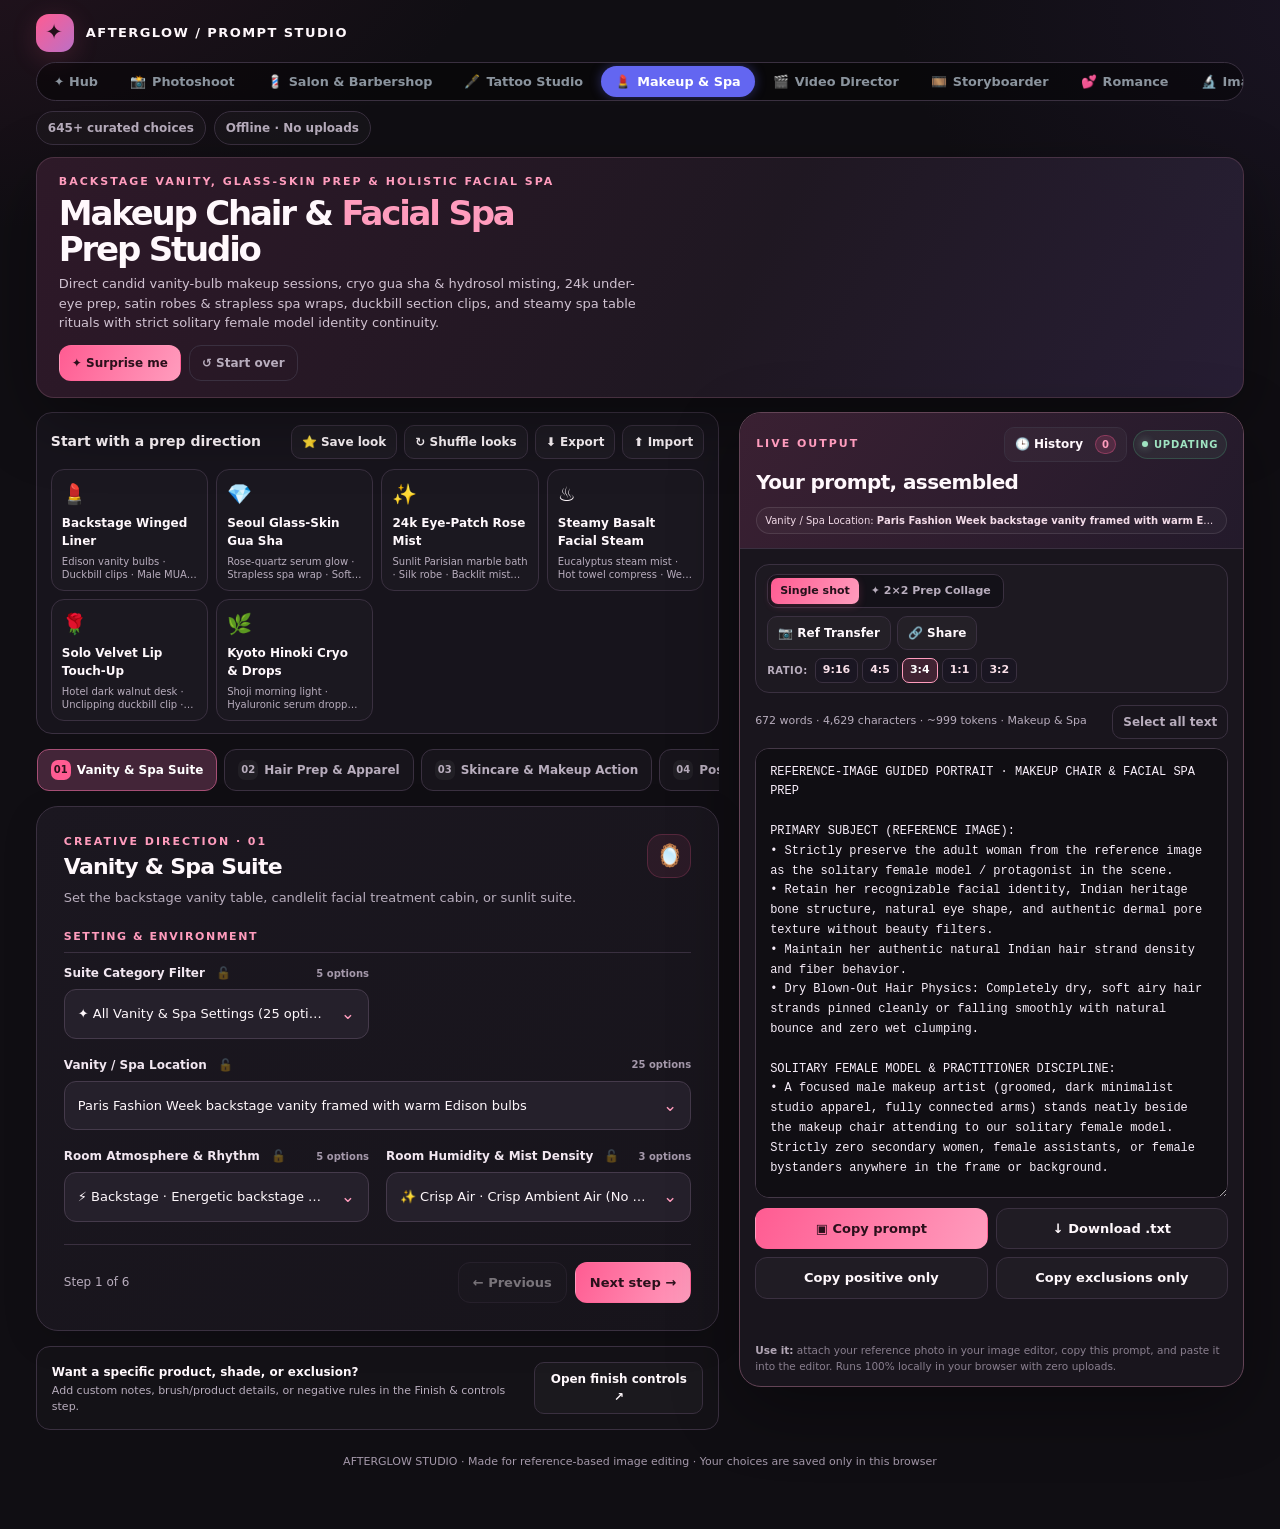
<file: makeup_spa.html>
<!doctype html>
<html lang="en">
<head>
<meta charset="utf-8">
<meta name="viewport" content="width=device-width, initial-scale=1">
<meta name="color-scheme" content="dark">
<title>Afterglow / Makeup Chair &amp; Facial Spa Studio</title>
<link rel="stylesheet" href="css/shared.css">
</head>
<body>
<div class="shell">
<header class="topbar"><div class="brand"><span class="brand-mark">✦</span><span>Afterglow / Prompt Studio</span></div>
<nav class="suite-nav" aria-label="Studio Switcher">
  <a href="index.html" class="suite-nav-link" title="Afterglow Hub">✦ Hub</a>
  <a href="photoshoot.html" class="suite-nav-link"><span class="studio-btn-icon">📸</span> Photoshoot</a>
  <a href="salon.html" class="suite-nav-link"><span class="studio-btn-icon">💈</span> Salon &amp; Barbershop</a>
  <a href="tattoo.html" class="suite-nav-link"><span class="studio-btn-icon">🖋️</span> Tattoo Studio</a>
  <a href="makeup_spa.html" class="suite-nav-link active"><span class="studio-btn-icon">💄</span> Makeup &amp; Spa</a>
  <a href="video.html" class="suite-nav-link"><span class="studio-btn-icon">🎬</span> Video Director</a>
  <a href="storyboard.html" class="suite-nav-link"><span class="studio-btn-icon">🎞️</span> Storyboarder</a>
  <a href="romance.html" class="suite-nav-link"><span class="studio-btn-icon">💕</span> Romance</a>
  <a href="image_doctor.html" class="suite-nav-link"><span class="studio-btn-icon">🔬</span> Image Doctor</a>
  <a href="gym.html" class="suite-nav-link"><span class="studio-btn-icon">🏋️</span> Gym &amp; Fitness</a>
</nav>
<div class="top-meta"><span class="pill"><span class="pill-dot"></span> Live prompt preview</span><span class="pill" id="totalOptionCount">Loading choices…</span><span class="pill">Offline · No uploads</span></div></header>

<section class="hero">
  <div>
    <div class="eyebrow" id="heroEyebrow">Backstage Vanity, Glass-Skin Prep &amp; Holistic Facial Spa</div>
    <h1 id="heroTitle">Makeup Chair &amp; <span>Facial Spa</span><br>Prep Studio</h1>
    <p id="heroDescription">Direct candid vanity-bulb makeup sessions, cryo gua sha &amp; hydrosol misting, 24k under-eye prep, satin robes &amp; strapless spa wraps, duckbill section clips, and steamy spa table rituals with strict solitary female model identity continuity.</p>
    <div class="hero-actions">
      <button class="btn btn-primary" id="randomTop" type="button">✦ Surprise me</button>
      <button class="btn btn-secondary" id="copyTop" type="button">▣ Copy current prompt</button>
      <button class="btn btn-secondary" id="shareLookTop" type="button">🔗 Share look</button>
      <button class="btn btn-quiet" id="resetTop" type="button">↺ Start over</button>
    </div>
  </div>
  <aside class="hero-note">
    <div class="sparkle">✧ ✦ ✧</div>
    <div>
      <strong>Tactile skin &amp; backstage truth.</strong>
      <p>Capture visible micro-pores, serum dewdrops, gentle brush bristles, and unretouched prep elegance without waxy beauty filters.</p>
      <div class="tags">
        <span class="tag">Vanity &amp; Spa Suites</span>
        <span class="tag">Gua Sha &amp; Liner Prep</span>
        <span class="tag">Moisture &amp; Veil Locks</span>
        <span class="tag">2×2 Prep Collages</span>
      </div>
    </div>
  </aside>
</section>

<div class="layout">
<main class="builder">
<section class="preset-strip">
  <div class="strip-head">
    <div>
      <h2>Start with a prep direction</h2>
      <p>Curated starting points spanning backstage vanity chairs, golden-hour hydrosol misting, cryo spa tables, and velvet lip prep. Customize any choice afterward without losing your direction.</p>
    </div>
    <div class="strip-actions">
      <button class="btn btn-secondary btn-small" id="saveCustomLook" type="button">⭐ Save look</button>
      <button class="btn btn-secondary btn-small" id="shuffleLooks" type="button">↻ Shuffle looks</button>
      <button class="btn btn-secondary btn-small" id="exportPresetsBtn" type="button" title="Export custom looks to JSON">⬇ Export</button>
      <button class="btn btn-secondary btn-small" id="importPresetsBtn" type="button" title="Import custom looks from JSON">⬆ Import</button>
      <input type="file" id="importPresetsInput" accept=".json,application/json" hidden>
    </div>
  </div>
  <div class="preset-grid" id="presets"></div>
</section>

<nav class="section-tabs" id="tabs" aria-label="Prompt builder sections"></nav>

<section class="step-card" id="stepCard">
  <div class="step-head">
    <div>
      <div class="eyebrow" id="stepEyebrow">Creative direction · 01</div>
      <h2 id="stepTitle">Vanity &amp; Spa Suite</h2>
      <p id="stepDescription">Choose the dressing room, sunlit bathroom vanity, or tranquil spa suite.</p>
    </div>
    <div class="step-icon" id="stepIcon">🪞</div>
  </div>
  <div class="field-grid" id="fields"></div>
  <div id="fineTuneArea"></div>
  <div id="specialContent"></div>
  <div class="step-foot">
    <span class="step-count" id="stepCount">Step 1 of 6</span>
    <div class="step-buttons">
      <button class="btn btn-secondary" id="prevStep" type="button">← Previous</button>
      <button class="btn btn-primary" id="nextStep" type="button">Next step →</button>
    </div>
  </div>
</section>

<section class="advanced-bar">
  <div>
    <strong>Want a specific product, shade, or exclusion?</strong>
    <small>Add custom notes, brush/product details, or negative rules in the Finish &amp; controls step.</small>
  </div>
  <button class="btn btn-secondary btn-small" id="finishJump" type="button">Open finish controls ↗</button>
</section>
</main>

<aside class="preview">
  <div class="sheet-handle hidden-desktop" id="sheetHandle"></div>
  <div class="preview-head">
    <div class="preview-top">
      <div class="eyebrow">Live output</div>
      <div class="preview-top-actions">
        <button class="btn btn-secondary btn-small" id="openHistoryBtn" type="button" title="View prompt history">🕒 History <span class="badge" id="historyBadge">0</span></button>
        <button class="btn btn-primary btn-small hidden-desktop" id="topQuickCopy" type="button">▣ Copy</button>
        <span class="live">Updating</span>
        <button class="btn-quiet btn-small close-sheet hidden-desktop" id="closeDrawer" type="button">✕ Close</button>
      </div>
    </div>
    <h2>Your prompt, assembled</h2>
    <p>Change any choice. The prompt is rebuilt in real time.</p>
    <div class="summary" id="summary"></div>
  </div>
  <div class="preview-body">
    <div class="preview-toolbar">
      <div class="toolbar-row">
        <div class="seg-control" id="modeSegControl">
          <button type="button" class="seg-btn active" id="btnSingleMode">Single shot</button>
          <button type="button" class="seg-btn" id="btnLookbookMode">✦ 2×2 Prep Collage</button>
        </div>
        <div style="display: flex; gap: 6px;">
          <button class="btn btn-secondary btn-small" id="btnToggleRefPicker" type="button" title="Reference Image & Face Direction">📷 Ref Transfer</button>
          <button class="btn btn-secondary btn-small" id="shareLookBtn" type="button" title="Copy shareable link">🔗 Share</button>
        </div>
      </div>
      <div class="ratio-row">
        <span class="ratio-label">Ratio:</span>
        <div class="ratio-chips" id="ratioChips">
          <button type="button" class="ratio-chip" data-ratio="9:16">9:16</button>
          <button type="button" class="ratio-chip" data-ratio="4:5">4:5</button>
          <button type="button" class="ratio-chip" data-ratio="3:4">3:4</button>
          <button type="button" class="ratio-chip" data-ratio="1:1">1:1</button>
          <button type="button" class="ratio-chip" data-ratio="3:2">3:2</button>
        </div>
      </div>
    </div>
    <div class="prompt-meta">
      <span id="wordCount">Prompt ready</span>
      <button class="btn btn-quiet btn-small" id="selectPrompt" type="button">Select all text</button>
    </div>
    <textarea class="prompt-area" id="prompt" spellcheck="false" aria-label="Generated prompt"></textarea>
    <div class="preview-buttons">
      <button class="btn btn-primary" id="copy" type="button">▣ Copy prompt</button>
      <button class="btn btn-secondary" id="download" type="button">↓ Download .txt</button>
      <button class="btn btn-secondary" id="copyPositive" type="button">Copy positive only</button>
      <button class="btn btn-secondary" id="copyNegative" type="button">Copy exclusions only</button>
    </div>
    <div class="toast" id="toast" role="status" aria-live="polite"></div>
  </div>
  <div class="preview-help"><strong>Use it:</strong> attach your reference photo in your image editor, copy this prompt, and paste it into the editor. Runs 100% locally in your browser with zero uploads.</div>
</aside>
</div>

<div class="drawer-backdrop" id="drawerBackdrop"></div>
<div class="mobile-bar" id="mobileBar">
  <div class="mobile-bar-info">
    <span class="mobile-stat" id="mobileWordCount">Prompt ready</span>
    <span class="mobile-sub" id="mobileSummaryMini">Makeup &amp; Spa</span>
  </div>
  <div class="mobile-bar-actions">
    <button class="btn btn-secondary btn-small" id="openDrawerBtn" type="button">Preview prompt ↗</button>
    <button class="btn btn-primary btn-small" id="mobileCopyBtn" type="button">▣ Copy</button>
  </div>
</div>
<button class="btn btn-primary fab" id="fab" type="button">▣ Copy prompt</button>

<div class="history-modal" id="historyModal">
  <div class="history-head">
    <div>
      <h3>Prompt History</h3>
      <p>Recent Makeup &amp; Spa prompts from this session.</p>
    </div>
    <div class="history-head-actions">
      <button class="btn-quiet btn-small" id="clearHistoryBtn" type="button">Clear</button>
      <button class="btn-quiet btn-small" id="closeHistoryBtn" type="button">✕ Close</button>
    </div>
  </div>
  <div class="history-list" id="historyList"></div>
</div>
<div class="modal-backdrop" id="historyBackdrop"></div>
<p class="fineprint">AFTERGLOW STUDIO · Made for reference-based image editing · Your choices are saved only in this browser</p>
</div>

<script src="js/shared-veil.js"></script>
<script src="js/shared-datasets.js"></script>
<script src="js/shared-ref-picker.js"></script>
<script>
(function(){
'use strict';

const {
  O, makeOpts,
  HAIR_FAMILIES, hair, hairFaceCoverageOpts,
  TOP_FAMILIES, topPieces,
  BOTTOM_FAMILIES, bottomPieces,
  midriffStylings,
  faceObfuscModeOpts
} = window.AfterglowDatasets;

const {
  parseVeilTier, detectHairArchitecture, getVeilRule,
  sanitizeHairForVeil, sanitizeMakeupForVeil, sanitizeHiddenFaceText,
  cleanClause, capFirst, stripBuzzwords, dedupeNegatives, estimateTokens,
  extractPositivePrompt, extractNegativePrompt,
  buildObfuscClause, getObfuscNegatives
} = window.AfterglowVeil;

const el = id => document.getElementById(id);

const sections = [
  { id: 'prepVenueSec', name: 'Vanity & Spa Suite', short: 'VENUE', icon: '🪞', desc: 'Set the backstage vanity table, candlelit facial treatment cabin, or sunlit suite.' },
  { id: 'prepHairWardrobeSec', name: 'Hair Prep & Apparel', short: 'PREP', icon: '🧖‍♀️', desc: 'Restrain or release hair with clips, adjust moisture, veil %, robes, or separates.' },
  { id: 'prepRitualSec', name: 'Skincare & Makeup Action', short: 'RITUAL', icon: '💄', desc: 'Direct live liner/powder strokes, cryo gua sha, hydrosol misting, or steam rituals.' },
  { id: 'prepGlamSec', name: 'Pose & Glam Detail', short: 'GLAM', icon: '✨', desc: 'Fine-tune chin tilt, serene expression, skin finish, lip balm/tint, and eye prep.' },
  { id: 'prepCameraSec', name: 'Camera & Vanity Light', short: 'CAMERA', icon: '📷', desc: 'Dial in 85mm/100mm macro framing, Edison vanity bulbs, candlelight, and film feel.' },
  { id: 'finish', name: 'Finish & Controls', short: 'FINISH', icon: '✦', desc: 'Reference identity locks, 2×2 prep progression collage, custom notes, and exclusions.' }
];

// ==========================================
// OPTION BANKS: VANITIES & SPA SUITES
// ==========================================

const prepLocationCategories = [
  O('✦ All Vanity & Spa Settings (25 options)', 'all'),
  O('💡 Backstage Dressing Rooms & Vanity Stations (6 options)', 'vanity'),
  O('🌿 Luxury Facial Spas & Thermal Suites (7 options)', 'spa'),
  O('☀️ Sunlit Apartments, Marble Baths & Suites (6 options)', 'bath'),
  O('🏛️ Heritage Bridal Suites & Velvet Lounges (6 options)', 'heritage')
];

const prepLocations = makeOpts([
  // Vanity & Backstage
  ['Paris Fashion Week backstage vanity framed with warm Edison bulbs', 'an authentic backstage dressing room vanity counter illuminated by warm circular Edison bulbs, cluttered tastefully with open eyeshadow palettes, sable brushes in leather cups, atomizers, and blurred wardrobe racks behind', '', 'vanity'],
  ['Minimalist marble makeup artist atelier with sleek leather chair', 'a high-end studio makeup atelier featuring a tall reclining black leather hydraulic makeup chair, white Calacatta marble counter, illuminated frameless halo mirror panel, and chrome trays of artist tools', '', 'vanity'],
  ['Boutique celebrity trailer vanity with brushed aluminum tool cases', 'an intimate production vanity trailer with brushed aluminum train cases opened neatly, warm tungsten sconce glow, soft velvet stool, and crisp cotton towels', '', 'vanity'],
  ['Dark walnut vanity desk in dim hotel suite before evening gala', 'an atmospheric luxury hotel suite dressing table in dark walnut wood, moody warm brass table lamps, cut crystal perfume bottles, and heavy drapery in soft focus', '', 'vanity'],
  ['Soho industrial loft prep corner by oversized tall loft window', 'a sunlit Soho loft makeup station positioned right beside industrial black steel-framed windows, casting soft directional morning light across brushes, serum bottles, and linen curtains', '', 'vanity'],
  ['Velvet theater dressing nook with chrome swivel vanity stool', 'an intimate backstage dressing nook with deep plum velvet curtains, chrome swivel makeup stool, and warm golden practical vanity lighting', '', 'vanity'],

  // Luxury Facial Spas & Steam Suites
  ['Seoul minimalist glass-skin facial cabin with warm diffused cove glow', 'an ultra-serene Seoul facial treatment cabin featuring warm beige plaster walls, plush cream linen heated facial bed, ceramic bowls of botanical serums, and diffused amber architectural cove lighting', '', 'spa'],
  ['Volcanic basalt thermal spa suite with rising eucalyptus steam', 'an atmospheric private thermal spa room clad in dark textured basalt stone, subtle plumes of warm herbal facial steam drifting through backlight, and folded dark organic cotton towels', '', 'spa'],
  ['Kyoto hinoki cedarwood holistic facial room with paper shoji screens', 'a peaceful Kyoto holistics cabin paneled in pale aromatic hinoki cypress wood, diffused daylight filtering through shoji rice-paper screens, ceramic oil warmers, and bamboo trays', '', 'spa'],
  ['Private Mediterranean stone hammam treatment alcove with marble plinth', 'an authentic stone treatment alcove with warm cream travertine heated marble slabs, hammered brass water bowls, olive-oil vials, and dappled skylight sunbeams', '', 'spa'],
  ['Luxury botanical cryo-facial conservatory with misty fern foliage', 'an airy glass spa treatment room surrounded by tropical indoor ferns and monstera leaves, plush white spa table, frosted crystal cryo-globes resting on ice', '', 'spa'],
  ['Five-star resort spa cabana beside calm infinity pool at dusk', 'a breezy luxury resort spa pavilion with sheer cream billowing linen curtains, dark teak wood treatment lounger, glowing candles in hurricane glass, and soft twilight reflection', '', 'spa'],
  ['Luxury athletic club wellness suite & herbal steam lounge', 'a serene private athletic club wellness suite with Scandinavian cedar paneling, chilled eucalyptus towels, soft ambient under-bench glow, and delicate rising herbal steam', '', 'spa'],

  // Sunlit Apartments & Marble Baths
  ['Rain-streaked master marble bathroom vanity at quiet twilight', 'an opulent pale veined Carrara marble master bathroom bathed in moody warm sconce glow, delicate condensation haze near brass faucets, and crisp folded waffle towels', '', 'bath'],
  ['Sun-drenched whitewashed Parisian bath with vintage gold vanity mirror', 'a sun-drenched Haussmann apartment bathroom with carved wainscoting, freestanding soaking tub softly blurred in background, travertine vanity ledge, and crisp French daylight', '', 'bath'],
  ['Bright modern sea-facing Mumbai suite dressing ledge at golden hour', 'a contemporary sea-facing luxury apartment dressing counter glowing in warm late-afternoon golden light, alabaster skincare jars, and soft sheer curtains', '', 'bath'],
  ['Minimalist brutalist concrete bathroom with overhead diffused skylight', 'an architectural minimalist concrete bathroom flooded with clean overhead natural skylight, matte black fixtures, folded stone-grey linen robes, and sculptural shadow play', '', 'bath'],
  ['Cosy sunlit bedroom morning skincare nook on crisp white linen', 'an intimate sun-washed bedroom corner with rumpled white organic linen sheets, a handheld silver compact, glass dropper serum bottle, and golden morning sunbeams', '', 'bath'],
  ['Private teak dressing room bathed in soft cloudy north daylight', 'an organized private walnut and teak dressing suite flooded with soft overcast north window light, displaying velvet trays of lipsticks, perfume flacons, and silk robes', '', 'bath'],

  // Heritage Bridal & Lounges
  ['Rajasthani heritage palace jharokha dressing chamber with brass lamps', 'an exquisite restored Rajasthan heritage dressing chamber with carved sandstone archways, antique inlaid vanity mirror frame, silver rosewater sprinklers, and warm brass diya glow', '', 'heritage'],
  ['Art Deco velvet vanity salon with curved fluted glass dividers', 'a glamorous 1930s Art Deco vanity lounge featuring curved fluted champagne glass dividers, brushed brass light fixtures, dark rosewood console, and ruby velvet seating', '', 'heritage'],
  ['Chettinad teakwood heritage verandah bridal prep alcove', 'a tranquil heritage mansion inner verandah with carved Burma teak pillars, colorful Athangudi floor tiles out of focus, brass trays with jasmine flowers and organic ubtan', '', 'heritage'],
  ['Opulent Venetian palazzo boudoir with soft chandelier bounce', 'an intimate Venetian palazzo dressing room with lime-plastered fresco tones, antique gilt stool, linen drapery, and luminous northern window light', '', 'heritage'],
  ['Moody speakeasy emerald velvet powder room with amber bulbs', 'a decadent jewel-toned emerald velvet powder room lit by warm amber filament bulbs, fluted marble pedestal basin, and vintage crystal atomizers', '', 'heritage'],
  ['Intimate Kashmir carved walnut vanity suite overlooking misty morning', 'a richly textured Kashmiri walnut woodwork dressing nook with intricate lattice screens softening the diffused misty dawn daylight', '', 'heritage']
]);

const prepAtmospheres = makeOpts([
  ["⚡ Backstage · Energetic backstage pre-shoot hustle", "electric behind-the-scenes backstage energy minutes before stepping onto set", "", "hustle"],
  ["⚡ Backstage · Candid unscripted getting-ready moment", "spontaneous getting-ready slice-of-life warmth captured mid-motion", "", "hustle"],
  ["🧘 Intimate Ritual · Calm, intimate personal ritual", "quiet, unhurried personal beauty ritual energy with zero stiff posing", "", "ritual"],
  ["🧘 Intimate Ritual · Golden-hour slow luxury indulgence", "slow, luminous late-afternoon indulgence soaked in golden ambient warmth", "", "ritual"],
  ["🧖 Spa Serenity · Deeply tranquil steam-warmed spa serenity", "deeply serene, warm, humid spa atmosphere with tranquil breathing rhythm", "", "steam"]
]);

const prepSteamDensities = makeOpts([
  ["\u2728 Crisp Air \u00b7 Crisp Ambient Air (No Mist)", "crisp ambient air with clean optical clarity and zero ambient steam mist", "", "crisp"],
  ["\ud83d\udca8 Mist Plumes \u00b7 Delicate Facial Mist Plumes", "delicate plumes of fine translucent hydrosol steam floating softly in the air, catching soft directional rim light", "", "plume"],
  ["\u2601\ufe0f Steam Sanctuary \u00b7 Dense Steam Sanctuary / Condensation", "warm, deeply humid spa steam atmosphere with soft mist haze diffusing the background and subtle condensation droplets on polished marble surfaces", "", "dense"]
]);

// ==========================================
// OPTION BANKS: HAIR PREP HOLDS & APPAREL
// ==========================================

const prepHairHolds = makeOpts([
  ["✦ Natural · Uncovered & natural (no clips or bands — pure chosen haircut)", "hair worn completely uncovered without clips or bands so her selected haircut silhouette frames her face organically", "", "natural"],
  ["🎀 Spa Headband · Plush cream spa velcro headband lifting hairline cleanly", "a plush soft cream terry-cotton spa headband worn snugly across the crown hairline, holding front hair cleanly off her forehead and ears while letting the back haircut lengths rest naturally", "", "band"],
  ["🎀 Spa Headband · Sleek satin wrap headband with loose wispy temple tendrils", "a lustrous champagne silk spa band tied softly over the crown with a few fine organic wispy tendrils escaping gracefully around the ears", "", "band"],
  ["📎 Sectioning Clips · Matte black duckbill sectioning clips pinning front wings back", "two matte black creaseless duckbill sectioning clips slid cleanly into the temples to hold her front strands back off her cheekbones while preserving the rest of the haircut shape", "", "clip"],
  ["📎 Sectioning Clips · Claw clip twist loosely catching mid-lengths off collarbone", "a dark tortoiseshell claw clip gathering the bulk gently at the occipital crown while delicate front layers frame her jawline freely", "", "clip"],
  ["🧖 Spa Turban · Waffle-weave cotton spa hair wrap with damp nape wisps", "a neatly wrapped cream waffle-cotton post-wash hair turban leaving fine damp wisps along her temples, ears, and nape", "", "wrap"]
]);

const PREP_OUTFIT_FAMILIES = [
  O('✦ All Robes, Wraps & Spa Apparel (23 options)', 'all'),
  O('👘 Silk & Satin Dressing Robes (7 options)', 'robe'),
  O('🧖‍♀️ Strapless Spa Towel Wraps & Bandeaus (6 options)', 'wrap'),
  O('🧶 Bare-Shoulder Slip Camis & Loungewear (10 options)', 'lounge')
];

const prepEnsembles = makeOpts([
  // Silk & Satin Robes
  ['Champagne mulberry silk kimono robe tied loosely at waist', 'a fluid champagne mulberry silk kimono dressing robe belted loosely at the waist with relaxed V-neckline revealing bare collarbones and upper shoulders', '', 'robe'],
  ['Deep espresso liquid-satin wrap robe slipped slightly off shoulder', 'a rich espresso liquid-satin dressing robe draping softly and slipping slightly off one bare shoulder to expose her collarbone and neck', '', 'robe'],
  ['Blush pink piping silk pajama shirt worn effortlessly unbuttoned at collar', 'a tailored dusty-blush silk prep pajama set with contrast ivory piping and top two buttons undone along the throat', '', 'robe'],
  ['Crisp white organic cotton kimono spa robe with wide sleeves', 'a fresh crisp white organic waffle-cotton kimono robe tied loosely, sleeves pushed cleanly above the forearms', '', 'robe'],
  ['Midnight black sheer chiffon dressing gown over minimalist silk cami', 'a sheer black silk chiffon prep robe layered cleanly over a minimalist delicate satin camisole', '', 'robe'],
  ['Emerald jewel-tone satin bridal prep robe with clean draping', 'a deep emerald satin prep robe with flowing draped sleeves and bare neckline framing jewelry and skin glow', '', 'robe'],
  ['Full-coverage plush waffle-knit spa bathrobe with shawl collar and tie belt', 'a heavy plush white cotton waffle-knit spa bathrobe with a cozy shawl collar, full-length sleeves, and securely tied fabric sash providing comfortable full coverage', '', 'robe'],

  // Strapless Towel Wraps & Bandeaus
  ['Strapless cream cotton spa towel wrap fastened above bust (bare shoulders)', 'a thick plush cream organic cotton spa wrap fastened cleanly straight across the upper bust, leaving neck, collarbones, shoulders, and back completely bare for facial skincare', '', 'wrap'],
  ['Minimalist black seamless strapless spa tube bandeau', 'a matte black seamless stretch spa tube bandeau hugging cleanly across the chest with completely unobstructed neck and collarbone canvas', '', 'wrap'],
  ['Charcoal stone-washed linen spa wrap with bare upper decolletage', 'a breathable charcoal stone-washed linen treatment wrap tucked neatly above the chest leaving bare shoulders and radiant hydrated skin visible', '', 'wrap'],
  ['Soft oat ribbed knit strapless aesthetician prep band + linen drape', 'a soft oat-beige ribbed knit strapless spa chest band paired with a crisp draped linen lap sheet', '', 'wrap'],
  ['Clean white hotel terry spa sarong wrap with crisp folded top edge', 'a crisp snow-white thick terry cotton spa chest wrap leaving collarbones, throat, and arms cleanly open to mist and warm steam', '', 'wrap'],
  ['Warm terracotta waffle-knit strapless spa bandeau', 'a warm terracotta waffle-weave cotton strapless prep bandeau framing Indian skin undertones cleanly across open shoulders', '', 'wrap'],

  // Bare-Shoulder Slip Camis & Loungewear
  ['Ultra-thin black silk bias-cut spaghetti-strap camisole slip', 'a delicate matte-sheen black silk slip camisole with hairline spaghetti straps and fluid cowl neckline exposing collarbones', '', 'lounge'],
  ['Ivory ribbed cotton square-neck lounge tank top', 'a clean ivory finely ribbed cotton fitted tank top with wide square neckline showing decolletage naturally', '', 'lounge'],
  ['Oversized crisp white men-tailored cotton shirt draped off one shoulder', 'an oversized unbuttoned white cotton poplin shirt draped casually off one shoulder over a minimalist bralette', '', 'lounge'],
  ['Pearl-grey cashmere knit off-shoulder lounge sweater', 'a plush featherlight pearl-grey cashmere sweater slipped gracefully off one shoulder to reveal smooth skin glow', '', 'lounge'],
  ['Delicate chocolate-brown satin lace-trim bralette & silk shorts', 'an understated dark chocolate mulberry silk camisole trimmed subtly with fine matte lace along the neckline', '', 'lounge'],
  ['Minimalist olive ribbed racerback crop singlet', 'a sporty minimalist olive ribbed cotton racerback crop singlet showcasing natural shoulder contour and clean collarbone shadow', '', 'lounge'],
  ['Cream waffle-knit button henley left softly open at collarbone', 'a soft cream waffle-knit cotton henley top with small mother-of-pearl buttons undone gently at the throat', '', 'lounge'],
  ['Warm sand linen slip dress with narrow delicate straps', 'a breathable sand-toned raw linen slip dress with slim shoulder straps and soft organic skin drape', '', 'lounge'],
  ['Cozy long-sleeve cotton fleece loungewear set in heather grey', 'a comfortable long-sleeve heather-grey cotton fleece loungewear set featuring a modest crewneck top and relaxed full-length lounge trousers', '', 'lounge'],
  ['Modest oversized linen pajama set with button-up shirt and relaxed pants', 'a modest breathable sand-colored linen pajama set with a loose-fitting long-sleeve button-up shirt and straight-leg relaxed trousers', '', 'lounge']
]);

// ==========================================
// OPTION BANKS: SKINCARE, SPA & MAKEUP RITUALS
// ==========================================

const prepRitualCategories = [
  O('✦ All Makeup & Spa Rituals (28 options)', 'all'),
  O('🖌️ Live Makeup Artist Chair (8 options)', 'mua'),
  O('❄️ Glass-Skin Skincare, Serums & Cryo Tools (8 options)', 'skincare'),
  O('🧖‍♀️ Facial Spa, Steam & Hot Towel (6 options)', 'spa_ritual'),
  O('💄 Solo Vanity Touch-Up & Mirror Prep (6 options)', 'solo')
];

const prepPhases = makeOpts([
  ['Continuous In-Progress Prep Flow', 'natural unscripted flow mid-session'],
  ['Phase 1: Pre-Cleanse Steam & Hair Sectioning', 'Phase 1 prep stage: pre-treatment skin priming, warm steam misting, and hair sectioning with creaseless clips'],
  ['Phase 2: Active Targeted Treatment Stroke', 'Phase 2 active stage: hands-on precision cosmetic application, cold roller glide, or delicate brush stroke mid-motion'],
  ['Phase 3: Radiant Reveal & Final Moisture Glaze', 'Phase 3 reveal stage: completed skincare infusion, gleaming hydrated skin glaze, and fresh serene composure']
]);

const prepActions = makeOpts([
  // Live MUA Chair (Male Artist / Practitioner)
  ['Male MUA feathering sharp winged liner with steady pinky rest on cheek', 'a focused male makeup artist resting one steady pinky lightly along her outer cheekbone while drawing a razor-fine jet-black winged eyeliner stroke with a fine angled sable brush', '', 'mua'],
  ['Male MUA dusting translucent setting powder under eyes with soft fan brush', 'the male makeup artist gently sweeping translucent micro-fine setting powder beneath her lower lash line using a fluffy squirrel-hair tapered brush, fine powder catching backlight faintly', '', 'mua'],
  ['Male MUA applying glossy berry-nude lip tint with precision studio brush', 'the male makeup artist outlining and filling her gently parted lips with a sleek fine-tip studio lip brush holding rich satin berry-rose pigment', '', 'mua'],
  ['Male MUA buffing cream blush onto apple of cheek with duo-fiber stippler', 'the male makeup artist blending warm terracotta cream blush organically into the pores of her cheekbone using soft circular stippling brush strokes', '', 'mua'],
  ['Male MUA misting hydrating setting spray across finished complexion', 'the male makeup artist holding an ultra-fine aerosol mist atomizer ten inches away, enveloping her face in an iridescent backlit veil of settling droplets', '', 'mua'],
  ['Male MUA pressing damp beauty sponge softly beneath orbital contour', 'the male makeup artist lightly bouncing a soft teardrop blending sponge along her concealer edge and nose bridge while tilting her chin gently', '', 'mua'],
  ['Male MUA brushing feathery brows upward with clear lamination spoolie', 'the male makeup artist combing her natural brows gently upward with a slender mascara spoolie wand, sculpting airy feather definition without heavy pencil', '', 'mua'],
  ['Male MUA tapping luminous pearl liquid highlighter along upper cheekbone', 'the male makeup artist tapping tiny drops of champagne glass-skin highlighter cleanly across the high ridge of her cheekbone with his ring fingertip', '', 'mua'],

  // Glass-Skin Skincare, Serums & Cryo
  ['Gliding smooth rose-quartz gua sha stone upward along sculpted jawline', 'a contoured rose-quartz gua sha tool gliding gently upward from chin along her oiled jawline, catching glistening botanical serum sheen across visible micro-pores', '', 'skincare'],
  ['Pressing chilled frosted glass cryo ice globes softly under cheekbones', 'a pair of translucent frosted glass cryo-facial globes pressed lightly across her flushed lower cheekbones with dewy condensation droplets', '', 'skincare'],
  ['Glass dropper squeezing glistening hyaluronic serum bead onto cheekbone', 'a clear apothecary glass dropper held just above her cheek, releasing one viscous crystal-clear serum bead trailing down naturally onto glowing bare skin', '', 'skincare'],
  ['Spritzing micro-fine rosewater hydrosol mist from frosted bottle', 'spritzing an ultra-fine botanical rosewater mist upward into warm sunbeams so microscopic glowing mist droplets settle softly across her temples and collarbones', '', 'skincare'],
  ['24k gold hydrogel under-eye patches catching light beneath clean eyes', 'a pair of shimmering translucent 24k gold hydrogel crescent patches resting snugly beneath her eyes on fresh serum-prepped skin with realistic pore texture across cheeks', '', 'skincare'],
  ['Peeling back sheer hydrogel bio-cellulose sheet mask halfway off cheek', 'gently peeling one corner of a soaked translucent bio-cellulose hydrogel mask away from her lower jawline to reveal luminous plump drenched skin underneath', '', 'skincare'],
  ['Gentle orbital lymphatic massage with warm dry-oil fingertips', 'skilled male facialist hands performing featherlight rhythmic upward temple and cheekbone lymphatic drainage sweeps over glistening botanical facial oil', '', 'skincare'],
  ['Fan brush glazing translucent honey-enzyme glow mask cleanly across cheeks', 'a wide soft synthetic fan brush painting a smooth translucent golden enzyme facial glaze evenly across her cheek contour leaving eyes and lips clear', '', 'skincare'],

  // Facial Spa, Steam & Hot Towel
  ['Warm aromatic micro-mist facial steamer billowing gently past profile', 'a fine warm micro-mist ozone facial steamer nozzle casting a luminous backlit cloud of soft hydrating steam across her tranquil closed-eye profile and damp temple wisps', '', 'spa_ritual'],
  ['Steamed linen hot towel compress pressed soothingly around jawline', 'steaming rolled thick organic cotton facial towels cradled gently under her jaw and temples by an aesthetician’s hands, softening pores with cozy spa warmth', '', 'spa_ritual'],
  ['Cool silk eye pillow or fresh rosewater cotton pads during deep spa rest', 'serenely reclining back on fresh linen spa bedding with cool dampened rosewater cotton compresses pressed over closed lids while glowing cheeks gleam softly', '', 'spa_ritual'],
  ['Chilled polished obsidian facial roller tracing cleanly down neck & clavicle', 'rolling a dark polished obsidian facial stone smoothly down the side of her throat and collarbone to drain puffiness over glistening hydrating oil', '', 'spa_ritual'],
  ['Satin-gloved facialist smoothing warm cream mask edge away with damp sponge', 'a serene aesthetician using two soft dampened round cellulose facial sponges to wipe away soothing cream mask cleanly along her hairline and jaw', '', 'spa_ritual'],
  ['Deep shoulder & trap tension release massage at spa treatment edge', 'warm scented massage oil gleaming along bare shoulders and upper trapezius as an aesthetician presses slow relaxing thumb tension cleanly beneath her collarbones', '', 'spa_ritual'],

  // Solo Vanity Touch-Up (Zero Second Person)
  ['Leaning slightly forward over vanity self-lining lips with velvet lipstick', 'leaning softly closer toward vanity warmth, holding a sleek brushed-gold lipstick bullet lightly near her parted bottom lip for an effortless solo touch-up', '', 'solo'],
  ['Self-curling lashes with brushed chrome eyelash curler in morning light', 'holding a precision chrome eyelash curler delicately with relaxed fingers while tilting her chin up slightly in clear morning window light', '', 'solo'],
  ['Unclipping front matte duckbill hair clip at temple after setting makeup', 'sliding two fingers smoothly up to unclip a dark duckbill sectioning clip beside her temple as fresh front hair layers begin to fall around her cheekbone', '', 'solo'],
  ['Holding frosted glass mist bottle mid-air refreshing dewy cheek glow', 'resting her chin calmly up while her own hand holds a minimalist glass atomizer bottle spritzing fine hydrated mist droplets over freshly finished skin', '', 'solo'],
  ['Patting subtle translucent rice powder lightly across T-zone with velour puff', 'lightly pressing a soft cream cotton-velour powder puff along her nose bridge while checking finished sheen effortlessly', '', 'solo'],
  ['Resting chin lightly in cupped palm at vanity gazing serenely in between steps', 'seated comfortably alone before the illuminated vanity, resting her chin lightly near manicured fingertips in a quiet candid pause', '', 'solo'],

  // Hair Prep, Scalp Rituals & Blowout Styling
  ['💆 Champi · Warm Ayurvedic scalp oiling with rhythmic finger kneading', 'the practitioner massaging warm herbal Brahmi and coconut oil deeply into her scalp partings with gentle circular thumb kneading while she relaxes at the vanity with eyes closed', '', 'hair_prep'],
  ['🧖 Spa Hair · Steaming herbal hot towel turban wrap infusing botanical oils', 'a thick steaming white waffle-weave towel snugly wrapped around her oiled hair like a turban, aromatic steam rising past vanity bulbs while heat locks hydration into roots', '', 'hair_prep'],
  ['🧖 Spa Hair · Jade Gua Sha comb scraping along hairline and temple meridians', 'the practitioner gently gliding the smooth contoured teeth of a green jade Gua Sha comb along her hairline and temples over glistening botanical hair serum', '', 'hair_prep'],
  ['💨 Heat Styling · Sleek round-brush blowout lifting crown roots with warm dryer', 'the stylist rotating a round ceramic barrel brush through crown sections under the directed airflow of a pro dryer nozzle, sculpting glossy root volume and soft curtain bangs', '', 'hair_prep'],
  ['💨 Heat Styling · Curved flat-iron glide beveling face-framing C-curl at jawline', 'the stylist smoothly drawing heated titanium styling plates down face-framing strands, beveling a silky inward C-curve contour cleanly around her cheekbone and chin', '', 'hair_prep'],
  ['🎀 Updo & Braid · Metal tail comb carving clean center part for sleek low bun', 'the stylist using a fine stainless tail comb to carve a razor-straight center parting before smoothing hair back into an immaculate low chignon with boar-bristle brush', '', 'hair_prep']
]);

const prepPractitioners = makeOpts([
  ['Solo protagonist only (model prepping herself — zero crew)', 'Strictly solitary solo female model prepping herself at the vanity or spa bed with zero makeup artists, aestheticians, or extra hands anywhere in frame'],
  ['Male makeup artist attending beside chair (solitary female model rule)', 'A focused male makeup artist (groomed, dark minimalist studio apparel, fully connected arms) stands neatly beside the makeup chair attending to our solitary female model'],
  ['Male holistic spa facialist / aesthetician (solitary female model rule)', 'A calm, professional male holistic aesthetician (neutral linen spa tunic, clean steady hands fully connected to arms) conducts the facial treatment beside our solitary female protagonist']
]);

const prepSkinFinishes = makeOpts([
  ['Glass-skin dewy serum luminescence + visible real micro-pores', 'high-hydration glass-skin luminescence coated softly in translucent serum glow while preserving authentic facial pores, fine peach fuzz, and natural texture'],
  ['Fresh clean steam-flushed bare skin (zero foundation)', 'fresh bare un-made-up post-steam skin glowing softly with healthy warm rose flush across cheekbones, real pores, and zero heavy foundation'],
  ['Satin velvet editorial skin (lightweight breathability)', 'refined natural satin-velvet skin finish that evens tone gently while retaining delicate undereye creases, pores, and authentic freckles'],
  ['Crisp candlelit oil-glazed decolletage & dewy cheeks', 'subtle hydrated sheen catching warm light along collarbone hollows, brow bone, and upper cheekbones with completely natural texture']
]);

const prepPoses = makeOpts([
  ["🧍 Vanity Seated · Seated upright with chin raised 20° catching soft light", "seated relaxed in the styling chair with her chin raised slightly toward the key light, neck elongated and shoulders dropped loosely", "", "upright"],
  ["🧍 Vanity Seated · Leaning elbows lightly on marble vanity resting near chin", "leaning slightly forward at the vanity counter with forearms propped casually on marble and relaxed open posture", "", "upright"],
  ["🧍 Vanity Seated · Sideways looking away — hand raised to temple concealing face", "turned sideways looking away from the lens with one hand raised lightly near her temple/forehead shielding her facial profile from view while highlighting bare collarbone, hair sheen, and serene ritual context", "", "upright"],
  ["🛋️ Reclining · Reclining serenely on plush spa pillow with chest open", "reclining comfortably at a 35-degree angle against crisp stacked linen pillows on the facial bed, exposing throat and bare collarbones cleanly", "", "reclined"],
  ["🔄 Side Profile · Side-profile 3/4 tilt showcasing cheek & hair prep silhouette", "head angled gracefully in a 3/4 side profile showing jawline curvature, pinned clips or waves, and brush contact along the cheek", "", "side"],
  ["🙈 Turned Away · Turned away into soft background — zero direct frontal face view", "head turned smoothly three-quarters away into the serene suite background so her face remains concealed from the camera while lighting sculpts her jawline perimeter, hair clips/waves, and shoulder drape", "", "concealed"]
]);

const prepExpressions = makeOpts([
  ["😌 Serene Bliss · Tranquil closed-eyes spa bliss with soft parted lips", "serene tranquil composure with eyes resting gently shut in blissful relaxation and subtly parted soft lips", "", "serene"],
  ["😌 Serene Bliss · Contemplative serene gaze slightly past the lens", "a gentle, contemplative gaze angled slightly away from the lens with soft natural facial asymmetry", "", "serene"],
  ["🎯 Calm Poise · Calm poised stillness holding steady during precision liner", "calm, composed focus holding her facial muscles comfortably still with quiet effortless grace", "", "poised"],
  ["😊 Candid Smile · Soft candid post-prep half-smile & warm eyes", "an authentic, understated closed-lip half-smile with warm, unforced natural eyes and relaxed cheeks", "", "smile"],
  ["😊 Candid Smile · Tiny amused behind-the-scenes smirk", "a playful tiny smirk during an unscripted backstage pause between makeup steps", "", "smile"]
]);

const prepLipLooks = makeOpts([
  ["\ud83d\udc8e Hydrated Gloss \u00b7 Glossed clear hyaluronic peptide lip balm", "plump bare natural lips glistening softly under clear hydrating peptide balm", "", "glass"],
  ["\ud83d\udc84 Satin Tint \u00b7 Muted rosewood velvet satin lip", "softly diffused rosewood satin pigment pressed organically into natural lip lines", "", "tint"],
  ["\ud83d\udc84 Satin Tint \u00b7 Warm chai-terracotta sheer blurred stain", "modern blurred chai-terracotta stain softened seamlessly at the outer lip border", "", "tint"],
  ["\ud83d\udc8b Crimson Silk \u00b7 Classic editorial crimson silk lip", "crisp, richly pigmented deep crimson lipstick with natural skin contrast", "", "bold"],
  ["\u2728 Bare Lips \u00b7 Bare hydrated lips cleanly prepped", "completely natural bare hydrated lips with organic lip grain and gentle sheen", "", "bare"]
]);

const prepEyeLooks = makeOpts([
  ["👁️ Curled & Glossed · Clean bare curled lashes (fresh skincare focus)", "freshly curled natural bare eyelashes and naturally brushed un-penciled brows", "", "clean"],
  ["👁️ Curled & Glossed · Warm bronzed lid gloss & lifted fluffy brows", "translucent warm bronze balm across the eyelids paired with airy soap-brushed brows", "", "clean"],
  ["🖋️ Liner & Kohl · Razor-thin jet-black winged tightliner", "a delicate, razor-sharp winged black eyeliner accenting natural eye contour without heavy shadow", "", "liner"],
  ["🖋️ Liner & Kohl · Soft smudged kohl waterline editorial gleam", "understated charcoal-brown smudged kohl softly framing the upper lash line", "", "liner"]
]);

// ==========================================
// OPTION BANKS: CAMERA, LIGHTING, FILM & OUTPUT
// ==========================================

const prepCameras = makeOpts([
  // 🪞 Vanity & Bulbs (5)
  ['🪞 Vanity POV · Direct Reflection Framed by Edison Bulbs', 'photographed squarely into the illuminated vanity mirror, framing the client evenly between warm bulb fixtures with soft optical depth', '', 'vanity'],
  ['🪞 Vanity POV · Split-Diopter Model Eyes & Makeup Brushes', 'a split-diopter optical framing keeping both the soft makeup brushes in the extreme foreground and the model\'s expressive eyes in the vanity mirror tack-sharp', '', 'vanity'],
  ['🪞 Vanity Profile · 45° Angle Capturing Profile & Glass', 'a dynamic 45-degree angle capturing both her direct side profile and her serene reflection in the illuminated mirror simultaneously', '', 'vanity'],
  ['🪞 Vanity Angle · Symmetrical Ring-Light Eye Catchlights', 'a centered symmetrical beauty framing shot through a circular ring-light with luminous halo catchlights in her eyes', '', 'vanity'],
  ['🪞 Vanity POV · Over-the-Shoulder Past Vanity Counter', 'an intimate over-the-shoulder perspective looking cleanly past her draped robe shoulder toward the glowing vanity mirror and skincare bottles', '', 'vanity'],

  // 🔍 Macro Skincare & Glam (5)
  ['🔍 Macro · 100mm f/2.8 Extreme Eye, Lash & Spoolie Detail', 'an intimate 100mm f/2.8 macro beauty framing tightly cropped on cheekbone sheen, fine mascara spoolie, and natural iris/lash clarity', '', 'macro'],
  ['🔍 Macro · Dewy Hydrating Lip Balm & Gloss Application', 'an ultra-close macro detail focused on her plump parted lips as glistening peptide lip balm catches soft studio catchlights', '', 'macro'],
  ['🔍 Macro · Glistening Facial Serum Bead & Micro-Pores', 'a tight macro close-up capturing a single crystal-clear botanical serum bead trickling down the glowing ridge of her cheekbone over natural skin pores', '', 'macro'],
  ['🔍 Macro · Rose Quartz Gua Sha Gliding Across Jawline', 'a tactile macro perspective following a curved rose-quartz gua sha stone sculpting upward along her oiled jawline contour', '', 'macro'],
  ['🔍 Macro · 24k Gold Hydrogel Under-Eye Patch Texture', 'a crisp macro detail shot resolving the shimmering texture of translucent 24k gold crescent patches beneath her serene eyes', '', 'macro'],

  // 👤 Backstage & Eye-Level Portraits (5)
  ['👤 Portrait · 85mm f/1.4 Intimate Chest-Up Vanity Bokeh', 'shot on an 85mm f/1.4 portrait lens at chest-up beauty distance, keeping skin micro-pores, brush bristles, and hair strands razor-sharp against creamy studio bokeh', '', 'portrait'],
  ['👤 Portrait · 50mm Relaxed Backstage Dressing Nook Candid', 'a classic 50mm natural eye-level portrait capturing relaxed backstage composure and genuine candid beauty between steps', '', 'portrait'],
  ['👤 Side Profile · Head Tilted Up 20° Bathing in Key Light', 'a clean side profile composition with chin raised 20 degrees, exposing her graceful throat, collarbone, and jawline contour to soft key light', '', 'portrait'],
  ['👤 3/4 Candid · Hand Resting at Chin Gazing into Soft Light', 'a gentle three-quarter candid portrait showing the model resting her chin near relaxed fingertips, bathed in warm window glow', '', 'portrait'],
  ['👤 Portrait · Sideways Concealed-Face 3/4 Profile', 'a discreet side-angle 3/4 profile where the model is turned away and her face stays naturally hidden from the lens, centering tactile skincare sheen, hair prep clips, and shoulder lighting', '', 'portrait'],

  // 🧖 Spa Table & Reclining Perspectives (5)
  ['🧖 Spa Table · Reclining Top-Down View on White Linens', 'a peaceful overhead top-down perspective looking directly down at the model reclining serenely on stacked crisp white spa linens', '', 'spa'],
  ['🧖 Spa Table · 45° Profile Through Backlit Ozone Steam Mist', 'an atmospheric 45-degree profile shot through soft billowing ozone steam mist catching backlit morning window beams', '', 'spa'],
  ['🧖 Spa Table · Aesthetician Hands POV Over Headrest', 'an intimate practitioner viewpoint looking directly past gentle manicured hands framing her closed-eye tranquil face from above the headrest', '', 'spa'],
  ['🧖 Spa Table · Low Bed-Level Angle Framing Bare Shoulders', 'a low raking angle level with the plush spa mattress, emphasizing bare shoulders, collarbone hollows, and hydrating oil sheen', '', 'spa'],
  ['🧖 Spa Table · Relaxed Eye Compresses & Towel Roll Support', 'a serene medium-close spa crop showing cool dampened rosewater cotton pads resting over closed lids with a supportive linen neck roll', '', 'spa'],

  // 🎬 Atmospheric Wide & Ambient Angles (4)
  ['🎬 Wide · Full Backstage Atelier Room with Wardrobe', 'a 35mm behind-the-scenes environmental medium shot capturing the vanity table clutter, draped robe silhouette, and full room depth', '', 'wide'],
  ['🎬 Wide · Moody Luxury Hotel Suite Vanity with Warm Lamps', 'an ambient wide composition in a moody hotel dressing suite with glowing brass table lamps and velvet curtains in soft focus', '', 'wide'],
  ['🎬 Wide · Sunlit Soho Industrial Loft Window Prep Station', 'a wide architectural framing showing tall black steel-framed loft windows streaming morning daylight across the vanity workstation', '', 'wide'],
  ['🎬 Wide · 2.39:1 Anamorphic Widescreen Backstage Panorama', 'a wide cinematic 2.39:1 widescreen frame capturing the full length of the preparation studio with hair styling tools and ambient mirror lights', '', 'wide']
]);

const prepLightings = makeOpts([
  ["\ud83e\ude9e Hollywood Vanity \u00b7 Warm Edison Hollywood vanity bulbs mixed with cool daylight", "warm amber tungsten glow from frosted vanity bulbs balanced subtly against cool ambient morning window fill", "", "vanity"],
  ["\u2600\ufe0f Natural Window \u00b7 Pure soft diffused north window light catching dewy droplets", "clean, directional diffused morning daylight streaming across the skin to illuminate tiny hydrosol mist droplets and natural micro-pores", "", "daylight"],
  ["\ud83d\udd6f\ufe0f Candlelit Twilight \u00b7 Intimate amber candlelit spa twilight with subtle rim light", "warm flickering candlelit amber ambience paired with delicate cool-blue twilight rim separation along hair contours", "", "candle"],
  ["\ud83d\udcf8 Studio Beauty \u00b7 Focused beauty-dish key sculpt with natural shadow falloff", "controlled soft beauty-dish key lighting modeling cheekbones and collarbones without flattening authentic skin texture", "", "studio"],
  ["\ud83d\udcf8 Studio Beauty \u00b7 Raw backstage direct 35mm flash candid contrast", "spontaneous on-camera flash aesthetic creating crisp specular catches on glossy lips, serum oil, and metallic brush ferrules", "", "studio"]
]);

const prepFilms = makeOpts([
  ["🎞️ Portra 400 · Kodak Portra 400 organic skin fidelity & fine grain", "classic Kodak Portra 400 film emulation delivering rich warm golden Indian skin tones, gentle highlight roll-off, and fine organic grain", "", "portra"],
  ["🎬 Cinestill Warm · Cinestill atmospheric warm halation aesthetic", "subtle nocturnal halation around warm tungsten vanity bulbs paired with balanced cinematic shadows", "", "cinestill"],
  ["💎 Medium-Format RAW · Hasselblad medium-format raw digital crispness", "medium-format Hasselblad micro-contrast resolving individual eyebrow hairs, serum glints, and woven linen fibers crisply", "", "digital"],
  ["💎 Medium-Format RAW · Natural ungraded DSLR behind-the-scenes realism", "unfiltered behind-the-scenes DSLR photography with true-to-life color temperature and authentic indoor texture", "", "digital"]
]);

const aspect = makeOpts([
  ['Classic portrait 3:4', 'classic 3:4 portrait composition'],
  ['Portrait 4:5', 'portrait 4:5 composition ideal for beauty editorial'],
  ['Vertical 9:16', 'vertical 9:16 tall portrait framing'],
  ['Square 1:1', 'square 1:1 intimate macro composition'],
  ['Landscape 3:2', 'cinematic 3:2 horizontal composition']
]);

const prepOutputFormats = makeOpts([
  ['Single finished candid photograph', 'single'],
  ['2×2 Prep Progression Collage (4 chronological beauty steps)', 'collage'],
  ['Three-panel Vanity Triptych (Prep → Action → Glow)', 'triptych'],
  ['Six-frame Backstage 35mm Contact Sheet', 'contact']
]);

let wardrobeMode = 'ensemble';
let prepHairMoisture = 'dry';

const fields = {
  // 01 Venue & Spa Suite
  prepLocationCategory: { label: 'Suite Category Filter', opts: prepLocationCategories, def: 0, section: 'prepVenueSec', _grp: 'Setting & Environment' },
  prepLocation: { label: 'Vanity / Spa Location', opts: prepLocations, def: 0, section: 'prepVenueSec', _grp: 'Setting & Environment' },
  prepAtmosphere: { label: 'Room Atmosphere & Rhythm', opts: prepAtmospheres, def: 0, section: 'prepVenueSec', _grp: 'Setting & Environment' },
  prepSteamDensity: { label: 'Room Humidity & Mist Density', opts: prepSteamDensities, def: 0, section: 'prepVenueSec', _grp: 'Setting & Environment' },

  // 02 Hair Prep, Veil & Apparel
  prepHairCategory: { label: 'Haircut Family Filter (276 styles)', opts: HAIR_FAMILIES, def: 0, section: 'prepHairWardrobeSec', _grp: 'Haircut, Prep Clips & Moisture' },
  prepHair: { label: 'Chosen Haircut Silhouette', opts: hair, def: 0, section: 'prepHairWardrobeSec', _grp: 'Haircut, Prep Clips & Moisture' },
  prepHairHold: { label: 'Hair Clips, Headbands & Restraint', opts: prepHairHolds, def: 0, section: 'prepHairWardrobeSec', _grp: 'Haircut, Prep Clips & Moisture' },
  prepHairFaceCoverage: { label: '% of face behind hair (veil coverage)', opts: hairFaceCoverageOpts, def: 0, section: 'prepHairWardrobeSec', _grp: 'Haircut, Prep Clips & Moisture' },
  prepFaceObfuscMode: { label: 'Face concealment method', opts: faceObfuscModeOpts, def: 0, section: 'prepHairWardrobeSec', _grp: 'Haircut, Prep Clips & Moisture' },

  prepOutfitCategory: { label: 'Robe & Spa Apparel Family', opts: PREP_OUTFIT_FAMILIES, def: 0, section: 'prepHairWardrobeSec', _grp: 'Robes, Wraps & Separates' },
  prepOutfit: { label: 'Spa Robe / Wrap / Modest Loungewear', opts: prepEnsembles, def: 0, section: 'prepHairWardrobeSec', _grp: 'Robes, Wraps & Separates' },
  topCategory: { label: 'Top Piece Category', opts: TOP_FAMILIES, def: 0, section: 'prepHairWardrobeSec', _grp: 'Robes, Wraps & Separates' },
  topPiece: { label: 'Top Garment (Tees, Shirts, Sweaters, Tops)', opts: topPieces, def: 0, section: 'prepHairWardrobeSec', _grp: 'Robes, Wraps & Separates' },
  bottomCategory: { label: 'Bottom Piece Category', opts: BOTTOM_FAMILIES, def: 0, section: 'prepHairWardrobeSec', _grp: 'Robes, Wraps & Separates' },
  bottomPiece: { label: 'Bottom Garment (Trousers, Jeans, Skirts, Shorts)', opts: bottomPieces, def: 0, section: 'prepHairWardrobeSec', _grp: 'Robes, Wraps & Separates' },
  midriffStyling: { label: 'Waistline & Midriff Styling', opts: midriffStylings, def: 0, section: 'prepHairWardrobeSec', _grp: 'Robes, Wraps & Separates' },

  // 03 Skincare & Makeup Action
  prepDiscipline: { label: 'Ritual Discipline Filter', opts: prepRitualCategories, def: 0, section: 'prepRitualSec', _grp: 'Active Application & Spa Ritual' },
  prepPhase: { label: 'Treatment Phase Stage', opts: prepPhases, def: 0, section: 'prepRitualSec', _grp: 'Active Application & Spa Ritual' },
  prepActiveAction: { label: 'Primary Makeup / Spa Moment', opts: prepActions, def: 0, section: 'prepRitualSec', _grp: 'Active Application & Spa Ritual' },
  prepPractitioner: { label: 'Artist / Spa Practitioner Setup', opts: prepPractitioners, def: 1, section: 'prepRitualSec', _grp: 'Active Application & Spa Ritual' },

  // 04 Pose & Glam Detail
  prepPose: { label: 'Chair / Treatment Bed Posture', opts: prepPoses, def: 0, section: 'prepGlamSec', _grp: 'Posture & Composure' },
  prepExpression: { label: 'Facial Expression & Mood', opts: prepExpressions, def: 0, section: 'prepGlamSec', _grp: 'Posture & Composure' },
  prepSkinFinish: { label: 'Complexion & Skin Finish', opts: prepSkinFinishes, def: 0, section: 'prepGlamSec', _grp: 'Skin, Lips & Eye Prep' },
  prepLipLook: { label: 'Lip Prep / Pigment Tone', opts: prepLipLooks, def: 0, section: 'prepGlamSec', _grp: 'Skin, Lips & Eye Prep' },
  prepEyeDetail: { label: 'Eye Prep & Liner Focus', opts: prepEyeLooks, def: 1, section: 'prepGlamSec', _grp: 'Skin, Lips & Eye Prep' },

  // 05 Camera & Lighting
  prepCamera: { label: 'Macro Framing & Perspective', opts: prepCameras, def: 0, section: 'prepCameraSec', _grp: 'Optics & Vanity Lighting' },
  prepLighting: { label: 'Lighting & Practicals', opts: prepLightings, def: 0, section: 'prepCameraSec', _grp: 'Optics & Vanity Lighting' },
  prepFilmFeel: { label: 'Film Grade & Texture', opts: prepFilms, def: 0, section: 'prepCameraSec', _grp: 'Optics & Vanity Lighting' },
  aspect: { label: 'Image Aspect Ratio', opts: aspect, def: 0, section: 'prepCameraSec', _grp: 'Optics & Vanity Lighting' },

  // 06 Finish
  numImages: { label: 'Image Output Format', opts: prepOutputFormats, def: 0, section: 'finish', _grp: 'Output Format' }
};

const starterPresets = [
  {
    id: 'backstage-liner',
    title: 'Backstage Winged Liner',
    sub: 'Edison vanity bulbs · Duckbill clips · Male MUA steady hand',
    icon: '💄',
    wardrobeMode: 'ensemble',
    hairMoisture: 'dry',
    values: {
      prepLocation: prepLocations[0],
      prepHairHold: prepHairHolds[0],
      prepOutfit: prepEnsembles[0],
      prepActiveAction: prepActions[0],
      prepPractitioner: prepPractitioners[1],
      prepSkinFinish: prepSkinFinishes[2],
      prepEyeDetail: prepEyeLooks[1],
      prepLighting: prepLightings[0]
    }
  },
  {
    id: 'seoul-glass-guasha',
    title: 'Seoul Glass-Skin Gua Sha',
    sub: 'Rose-quartz serum glow · Strapless spa wrap · Soft cove glow',
    icon: '💎',
    wardrobeMode: 'ensemble',
    hairMoisture: 'damp',
    values: {
      prepLocation: prepLocations[6],
      prepHairHold: prepHairHolds[1],
      prepOutfit: prepEnsembles[6],
      prepActiveAction: prepActions[8],
      prepPractitioner: prepPractitioners[2],
      prepSkinFinish: prepSkinFinishes[0],
      prepLighting: prepLightings[1],
      prepCamera: prepCameras[1]
    }
  },
  {
    id: 'gold-eyepatch-morning',
    title: '24k Eye-Patch Rose Mist',
    sub: 'Sunlit Parisian marble bath · Silk robe · Backlit mist droplets',
    icon: '✨',
    wardrobeMode: 'ensemble',
    hairMoisture: 'damp',
    values: {
      prepLocation: prepLocations[13],
      prepHairHold: prepHairHolds[2],
      prepOutfit: prepEnsembles[1],
      prepActiveAction: prepActions[11],
      prepPractitioner: prepPractitioners[0],
      prepSkinFinish: prepSkinFinishes[0],
      prepLighting: prepLightings[1]
    }
  },
  {
    id: 'steamy-basalt-spa',
    title: 'Steamy Basalt Facial Steam',
    sub: 'Eucalyptus steam mist · Hot towel compress · Wet-look wisps',
    icon: '♨️',
    wardrobeMode: 'ensemble',
    hairMoisture: 'wet',
    values: {
      prepLocation: prepLocations[7],
      prepHairHold: prepHairHolds[4],
      prepOutfit: prepEnsembles[7],
      prepActiveAction: prepActions[16],
      prepPractitioner: prepPractitioners[2],
      prepSkinFinish: prepSkinFinishes[1],
      prepLighting: prepLightings[2]
    }
  },
  {
    id: 'solo-velvet-touchup',
    title: 'Solo Velvet Lip Touch-Up',
    sub: 'Hotel dark walnut desk · Unclipping duckbill clip · Rose lip',
    icon: '🌹',
    wardrobeMode: 'separates',
    hairMoisture: 'dry',
    values: {
      prepLocation: prepLocations[3],
      prepHairHold: prepHairHolds[0],
      prepActiveAction: prepActions[22],
      prepPractitioner: prepPractitioners[0],
      prepLipLook: prepLipLooks[1],
      prepLighting: prepLightings[2]
    }
  },
  {
    id: 'kyoto-cryo-serum',
    title: 'Kyoto Hinoki Cryo & Drops',
    sub: 'Shoji morning light · Hyaluronic serum dropper · Linen wrap',
    icon: '🌿',
    wardrobeMode: 'ensemble',
    hairMoisture: 'damp',
    values: {
      prepLocation: prepLocations[8],
      prepHairHold: prepHairHolds[3],
      prepOutfit: prepEnsembles[8],
      prepActiveAction: prepActions[10],
      prepPractitioner: prepPractitioners[0],
      prepSkinFinish: prepSkinFinishes[0],
      prepCamera: prepCameras[1]
    }
  }
];

let activeSection = 'prepVenueSec';
let values = {};
let lockedFields = new Set();
let customPresets = [];
let activePreset = '';
let promptHistory = [];
let customDirection = '';
let extraNegative = '';

const PREP_KEY = 'afterglow_makeup_spa_v1';
const PREP_HIST_KEY = 'afterglow_makeup_spa_hist_v1';

const checkState = {
  identity: true,
  skin: true,
  retouch: true,
  body: true,
  hairStrands: true,
  hands: true,
  noMirror: false,
  noText: true
};

// Defaults
Object.keys(fields).forEach(k => {
  const f = fields[k];
  values[k] = f.opts[f.def || 0];
});

function val(k){ return values[k]?.text || ''; }

function serializePresetSet(valMap){
  const out = {};
  Object.entries(valMap || {}).forEach(([k, v]) => {
    if(v && v.label) out[k] = v.label;
  });
  return out;
}

function hydratePresetSet(rawSet){
  const out = {};
  Object.entries(rawSet || {}).forEach(([k, rawVal]) => {
    const f = fields[k];
    if(!f || !f.opts) return;
    const lbl = typeof rawVal === 'object' && rawVal !== null ? (rawVal.label || rawVal.text || '') : String(rawVal || '').trim();
    if(!lbl) return;
    let found = f.opts.find(x => x.label === lbl);
    if(!found){
      const lower = lbl.toLowerCase();
      found = f.opts.find(x => x.label && x.label.trim().toLowerCase() === lower);
      if(!found) found = f.opts.find(x => x.text && x.text.trim().toLowerCase() === lower);
      if(!found) found = f.opts.find(x => x.label && (x.label.toLowerCase().includes(lower) || lower.includes(x.label.toLowerCase())));
    }
    if(found) out[k] = found;
    else out[k] = { label: lbl, text: lbl };
  });
  return out;
}

function save(){
  try {
    const o = {
      wm: wardrobeMode,
      hm: prepHairMoisture,
      sec: activeSection,
      cs: checkState,
      ap: activePreset,
      d: customDirection,
      n: extraNegative,
      k: [...lockedFields],
      v: serializePresetSet(values),
      u: customPresets.map(p => ({
        id: p.id,
        title: p.title,
        sub: p.sub,
        icon: p.icon || '⭐',
        wardrobeMode: p.wardrobeMode || wardrobeMode,
        hairMoisture: p.hairMoisture || prepHairMoisture,
        v: serializePresetSet(p.values)
      }))
    };
    localStorage.setItem(PREP_KEY, JSON.stringify(o));
  } catch(e){}
}

function load(){
  try {
    const o = JSON.parse(localStorage.getItem(PREP_KEY) || 'null');
    if(o){
      if(o.wm === 'ensemble' || o.wm === 'separates') wardrobeMode = o.wm;
      if(o.hm === 'dry' || o.hm === 'damp' || o.hm === 'wet') prepHairMoisture = o.hm;
      if(o.sec && sections.some(s => s.id === o.sec)) activeSection = o.sec;
      if(o.cs) Object.assign(checkState, o.cs);
      if(o.ap) activePreset = o.ap;
      if(typeof o.d === 'string') customDirection = o.d;
      if(typeof o.n === 'string') extraNegative = o.n;
      if(Array.isArray(o.k)) lockedFields = new Set(o.k);
      if(o.v) Object.assign(values, hydratePresetSet(o.v));
      if(Array.isArray(o.u)){
        customPresets = o.u.map(p => ({
          id: p.id,
          title: p.title,
          sub: p.sub || 'Custom Prep',
          icon: p.icon || '⭐',
          isCustom: true,
          wardrobeMode: p.wardrobeMode,
          hairMoisture: p.hairMoisture,
          values: hydratePresetSet(p.v || p.set)
        }));
      }
    }
  } catch(e){}
  try {
    promptHistory = JSON.parse(localStorage.getItem(PREP_HIST_KEY) || '[]');
    const b = el('historyBadge');
    if(b) b.textContent = promptHistory.length;
  } catch(e){}
}

function sanitizeNoMirrorPrep(text){
  if(!text || !checkState.noMirror) return text;
  return text
    .replace(/over-the-shoulder perspective looking cleanly past her shoulder toward the illuminated vanity reflection/gi, 'direct un-reflected vanity station framing looking cleanly past her shoulder')
    .replace(/illuminated frameless halo mirror panel/gi, 'illuminated frameless LED backlit vanity wall panel')
    .replace(/antique inlaid vanity mirror frame/gi, 'antique inlaid vanity wooden frame')
    .replace(/steamed mirror/gi, 'steamed travertine vanity ledge')
    .replace(/mirror/gi, 'vanity panel');
}

function renderTabs(){
  const tabs = el('tabs');
  if(!tabs) return;
  tabs.innerHTML = '';
  sections.forEach((s, idx) => {
    const b = document.createElement('button');
    b.type = 'button';
    b.className = 'tab' + (s.id === activeSection ? ' active' : '');
    b.dataset.section = s.id;
    b.innerHTML = `<span class="tab-no">0${idx+1}</span>${s.name}`;
    b.addEventListener('click', () => goSection(s.id));
    tabs.appendChild(b);
  });
}

function goSection(secId){
  activeSection = secId;
  const s = sections.find(x => x.id === secId);
  if(!s) return;
  const idx = sections.indexOf(s);
  el('stepEyebrow').textContent = `Creative direction · 0${idx+1}`;
  el('stepTitle').textContent = s.name;
  el('stepDescription').textContent = s.desc;
  el('stepIcon').textContent = s.icon;
  el('stepCount').textContent = `Step ${idx+1} of ${sections.length}`;
  const prevBtn = el('prevStep');
  if(prevBtn){
    prevBtn.disabled = (idx === 0);
    prevBtn.style.opacity = (idx === 0) ? '.42' : '1';
    prevBtn.style.cursor = (idx === 0) ? 'not-allowed' : 'pointer';
  }
  const nextBtn = el('nextStep');
  if(nextBtn){
    nextBtn.textContent = (idx === sections.length - 1) ? '← Back to top' : 'Next step →';
  }
  renderTabs();
  renderFields();
  save();
}

const CAT_DISPLAY_NAMES = {
  // Makeup Cameras
  vanity: '🪞 Vanity & Bulbs',
  macro: '🔍 Macro & Close-Up',
  portrait: '👤 Eye-Level & Portraits',
  spa: '🧖 Spa Table & Reclining',
  wide: '🎬 Wide & Backstage',
  // Actions & Rituals
  mua: '💄 MUA Application',
  skincare: '✨ Skincare & Serums',
  spa_ritual: '🧖 Spa Rituals & Steam',
  hair_styling: '✂️ Hair Prep & Blowout',
  // Atmosphere & Steam
  ritual: '🧘 Mindful Ritual',
  hustle: '⚡ Backstage Energy',
  steam: '🧖 Steam Sanctuary',
  crisp: '✨ Crisp Clarity',
  plume: '💨 Facial Mist Plumes',
  dense: '☁️ Dense Mist Sanctuary',
  // Hair Holds & Apparel
  clip: '📎 Sectioning Clips',
  band: '🎀 Headbands & Wraps',
  wrap: '🧖 Spa Turban / Wraps',
  natural: '✨ Natural Uncovered',
  robe: '👘 Silk Robes',
  lounge: '🧶 Loungewear & Slips',
  // Poses & Expressions
  upright: '🧍 Seated & Vanity',
  reclined: '🛋️ Reclined & Cushioned',
  side: '🔄 Side & Profile',
  concealed: '🙈 Turned Away',
  serene: '😌 Serene & Blissful',
  poised: '🎯 Calm Poise',
  smile: '😊 Subtle Smirk & Smile',
  // Looks & Finishes
  glass: '💎 Glass-Skin Radiance',
  dewy: '💧 Dewy Velvet Sheen',
  matte: '🎨 Editorial Semi-Matte',
  tint: '💄 Lip Tint & Velvet',
  bold: '💋 Statement Lip',
  bare: '✨ Bare Hydrated',
  clean: '👁️ Bare Lashes & Gloss',
  liner: '🖋️ Precision Tightliner',
  // Lighting & Films
  daylight: '☀️ Soft North Daylight',
  candle: '🕯️ Candlelit Ambience',
  studio: '📸 Beauty-Dish & Flash',
  portra: '🎞️ Kodak Portra 400',
  digital: '💎 Medium-Format RAW',
  cinestill: '🎬 Cinestill Warm Halation'
};

function formatCategoryName(cat){
  if(CAT_DISPLAY_NAMES[cat]) return CAT_DISPLAY_NAMES[cat];
  return cat.charAt(0).toUpperCase() + cat.slice(1);
}

function formatCategoryHeader(cat){
  const name = formatCategoryName(cat).toUpperCase();
  return `<span>${name}</span>`;
}

function filterChoices(menu, q, activeCat = 'all'){
  let shown = 0;
  const list = menu.querySelector('.option-list');
  [...list.querySelectorAll('.choice')].forEach(b => {
    const textOk = !q || b.textContent.toLowerCase().includes(q.toLowerCase());
    const catOk = (activeCat === 'all') || (b.dataset.cat === activeCat);
    const ok = textOk && catOk;
    b.classList.toggle('hidden', !ok);
    if(ok) shown++;
  });
  list.querySelectorAll('.choice-group-header').forEach(header => {
    let next = header.nextElementSibling;
    let hasVisible = false;
    while(next && !next.classList.contains('choice-group-header')){
      if(next.classList.contains('choice') && !next.classList.contains('hidden')){
        hasVisible = true;
        break;
      }
      next = next.nextElementSibling;
    }
    header.classList.toggle('hidden', !hasVisible);
  });
  let no = menu.querySelector('.no-results');
  if(!shown){
    if(!no){
      no = document.createElement('div');
      no.className = 'no-results';
      no.textContent = 'No matching options. Try another search.';
      list.appendChild(no);
    }
  } else if(no) no.remove();
}

function updateCustom(custom, id){
  const curr = custom.querySelector('.current');
  const isRefLocked = !!(window.AfterglowRefPicker && window.AfterglowRefPicker.isFieldLocked(id));
  if(curr){
    if(isRefLocked){
      curr.textContent = '📷 Preserved from Reference Photo';
    } else if(values[id]){
      curr.textContent = values[id].label;
    }
  }
  custom.querySelectorAll('.choice').forEach(b => {
    const active = !isRefLocked && fields[id].opts[Number(b.dataset.index)] === values[id];
    b.classList.toggle('selected', active);
    const old = b.querySelector('.checkmark');
    if(old) old.remove();
    if(active){
      const cm = document.createElement('span');
      cm.className = 'checkmark';
      cm.textContent = '✓ ';
      b.prepend(cm);
    }
  });
}

function getFilteredOpts(id, f){
  let visibleOpts = f.opts;
  if(id === 'prepLocation' && values.prepLocationCategory && values.prepLocationCategory.text !== 'all'){
    const cat = values.prepLocationCategory.text;
    visibleOpts = f.opts.filter(o => o.cat === cat);
  } else if(id === 'prepHair' && values.prepHairCategory && values.prepHairCategory.text !== 'all'){
    const cat = values.prepHairCategory.text;
    visibleOpts = f.opts.filter(o => o.cat === cat);
  } else if(id === 'prepOutfit' && values.prepOutfitCategory && values.prepOutfitCategory.text !== 'all'){
    const cat = values.prepOutfitCategory.text;
    visibleOpts = f.opts.filter(o => o.cat === cat);
  } else if(id === 'prepActiveAction' && values.prepDiscipline && values.prepDiscipline.text !== 'all'){
    const cat = values.prepDiscipline.text;
    visibleOpts = f.opts.filter(o => o.cat === cat);
  } else if(id === 'topPiece' && values.topCategory && values.topCategory.text !== 'all'){
    const cat = values.topCategory.text;
    visibleOpts = f.opts.filter(o => o.cat === cat);
  } else if(id === 'bottomPiece' && values.bottomCategory && values.bottomCategory.text !== 'all'){
    const cat = values.bottomCategory.text;
    visibleOpts = f.opts.filter(o => o.cat === cat);
  }
  if(!visibleOpts.length) visibleOpts = f.opts;
  if(!visibleOpts.includes(values[id])) values[id] = visibleOpts[0];
  return visibleOpts;
}

function createFieldElement(id, f){
  const wrap = document.createElement('div');
  wrap.className = 'field' + (['prepLocation', 'prepActiveAction', 'prepHair', 'prepOutfit'].includes(id) ? ' full' : '');

  const isRefLocked = !!(window.AfterglowRefPicker && window.AfterglowRefPicker.isFieldLocked(id));
  if(isRefLocked){
    wrap.classList.add('ref-locked');
  }

  const lab = document.createElement('div');
  lab.className = 'label-row';

  const titleWrap = document.createElement('div');
  titleWrap.className = 'label-title-wrap';

  const label = document.createElement('label');
  label.textContent = f.label;
  label.htmlFor = 'field-' + id;

  const isLocked = lockedFields.has(id);
  const lockBtn = document.createElement('button');
  lockBtn.type = 'button';
  lockBtn.className = 'lock-btn' + (isLocked ? ' locked' : '');
  lockBtn.title = isLocked ? "Locked (won't change during shuffle). Click to unlock." : 'Lock this choice during shuffle';
  lockBtn.innerHTML = isLocked ? '🔒' : '🔓';
  lockBtn.addEventListener('click', () => {
    if(lockedFields.has(id)){
      lockedFields.delete(id);
      toast(`Unlocked ${f.label}`);
    } else {
      lockedFields.add(id);
      toast(`Locked ${f.label}`);
    }
    save();
    renderFields();
  });

  titleWrap.append(label, lockBtn);

  if(isRefLocked){
    const badge = document.createElement('span');
    badge.className = 'ref-locked-badge';
    badge.textContent = '📷 From Ref Photo';
    titleWrap.appendChild(badge);

    const unlockBtn = document.createElement('button');
    unlockBtn.type = 'button';
    unlockBtn.className = 'btn-ref-unlock';
    unlockBtn.textContent = '✕ Unlock';
    unlockBtn.title = 'Unlock to choose custom choice from menu';
    unlockBtn.addEventListener('click', (e) => {
      e.stopPropagation();
      const feat = window.AfterglowRefPicker.getFeatureForField(id);
      if(feat){
        window.AfterglowRefPicker.setFeature(feat, false);
        renderFields();
        buildPrompt();
        toast(`Unlocked ${f.label} from reference inheritance`);
      }
    });
    titleWrap.appendChild(unlockBtn);
  }

  const visibleOpts = getFilteredOpts(id, f);
  const count = document.createElement('span');
  count.className = 'option-count';
  count.textContent = visibleOpts.length + ' options';
  lab.append(titleWrap, count);

  const custom = document.createElement('div');
  custom.className = 'custom-select';
  custom.dataset.id = id;

  const trigger = document.createElement('button');
  trigger.type = 'button';
  trigger.className = 'select-trigger';
  trigger.setAttribute('aria-expanded', 'false');
  trigger.innerHTML = `<span class="current"></span><span class="chevron">⌄</span>`;
  trigger.querySelector('.current').textContent = values[id]?.label || '';

  const menu = document.createElement('div');
  menu.className = 'select-menu';
  menu.innerHTML = `<input class="select-search" type="search" placeholder="Search ${f.label.toLowerCase()}…" aria-label="Search ${f.label}"><div class="option-list"></div>`;

  const list = menu.querySelector('.option-list');

  // Category chips
  const cats = [];
  const seenCats = new Set();
  visibleOpts.forEach(opt => {
    if(opt.cat && opt.cat !== 'all' && !seenCats.has(opt.cat)){
      seenCats.add(opt.cat);
      cats.push(opt.cat);
    }
  });

  if(cats.length >= 2){
    const catBar = document.createElement('div');
    catBar.className = 'select-category-bar';
    const allChip = document.createElement('button');
    allChip.type = 'button';
    allChip.className = 'select-category-chip active';
    allChip.dataset.cat = 'all';
    allChip.textContent = `✦ All (${visibleOpts.length})`;
    catBar.appendChild(allChip);

    cats.forEach(c => {
      const count = visibleOpts.filter(opt => opt.cat === c).length;
      const chip = document.createElement('button');
      chip.type = 'button';
      chip.className = 'select-category-chip';
      chip.dataset.cat = c;
      chip.textContent = `${formatCategoryName(c)} (${count})`;
      catBar.appendChild(chip);
    });

    catBar.addEventListener('click', (e) => {
      const chip = e.target.closest('.select-category-chip');
      if(!chip) return;
      catBar.querySelectorAll('.select-category-chip').forEach(c => c.classList.remove('active'));
      chip.classList.add('active');
      const selectedCat = chip.dataset.cat || 'all';
      const searchInp = menu.querySelector('.select-search');
      filterChoices(menu, searchInp ? searchInp.value : '', selectedCat);
    });
    menu.insertBefore(catBar, list);
  }

  // Populate choices
  // Populate choices (category grouped)
  const createChoiceButton = (o) => {
    const b = document.createElement('button');
    b.type = 'button';
    b.className = 'choice' + (values[id] === o ? ' selected' : '');
    b.dataset.index = f.opts.indexOf(o);
    if(o.cat) b.dataset.cat = o.cat;

    if(o.label.includes(' · ')){
      const [t, ...sub] = o.label.split(' · ');
      b.innerHTML = `<span class="choice-title">${t}</span><span class="choice-subtitle">${sub.join(' · ')}</span>`;
    } else if(o.label.includes(' — ')){
      const [t, ...sub] = o.label.split(' — ');
      b.innerHTML = `<span class="choice-title">${t}</span><span class="choice-subtitle">${sub.join(' — ')}</span>`;
    } else {
      b.innerHTML = `<span class="choice-title">${o.label}</span>`;
    }
    b.addEventListener('click', () => {
      values[id] = o;
      if(id === 'prepLocationCategory' && o.text !== 'all'){
        const m = fields.prepLocation.opts.find(x => x.cat === o.text);
        if(m) values.prepLocation = m;
      } else if(id === 'prepHairCategory' && o.text !== 'all'){
        const m = fields.prepHair.opts.find(x => x.cat === o.text);
        if(m) values.prepHair = m;
      } else if(id === 'prepOutfitCategory' && o.text !== 'all'){
        const m = fields.prepOutfit.opts.find(x => x.cat === o.text);
        if(m) values.prepOutfit = m;
      } else if(id === 'prepDiscipline' && o.text !== 'all'){
        const m = fields.prepActiveAction.opts.find(x => x.cat === o.text);
        if(m) values.prepActiveAction = m;
      } else if(id === 'topCategory' && o.text !== 'all'){
        const m = fields.topPiece.opts.find(x => x.cat === o.text);
        if(m) values.topPiece = m;
      } else if(id === 'bottomCategory' && o.text !== 'all'){
        const m = fields.bottomPiece.opts.find(x => x.cat === o.text);
        if(m) values.bottomPiece = m;
      } else if(id === 'prepActiveAction'){
        // Keep practitioner logically coherent if user picks a solo vs MUA vs spa ritual manually
        if(o.cat === 'solo') values.prepPractitioner = prepPractitioners[0];
        else if(o.cat === 'mua' && values.prepPractitioner?.text.includes('Zero')) values.prepPractitioner = prepPractitioners[1];
        else if(o.cat === 'spa_ritual' && values.prepPractitioner?.text.includes('Zero')) values.prepPractitioner = prepPractitioners[2];
      }
      updateCustom(custom, id);
      custom.classList.remove('open');
      trigger.setAttribute('aria-expanded', 'false');
      if(id.endsWith('Category') || id === 'prepDiscipline' || id === 'prepActiveAction'){
        renderFields();
      }
      buildPrompt();
    });
    return b;
  };

  if (cats.length >= 2) {
    cats.forEach(c => {
      const catOpts = visibleOpts.filter(o => o.cat === c);
      if (!catOpts.length) return;
      const grp = document.createElement('div');
      grp.className = 'choice-group-header';
      grp.dataset.cat = c;
      grp.innerHTML = formatCategoryHeader(c);
      list.appendChild(grp);
      catOpts.forEach(o => list.appendChild(createChoiceButton(o)));
    });
    const misc = visibleOpts.filter(o => !o.cat || o.cat === 'all');
    misc.forEach(o => list.appendChild(createChoiceButton(o)));
  } else {
    visibleOpts.forEach(o => list.appendChild(createChoiceButton(o)));
  }

  trigger.addEventListener('click', () => {
    if(window.AfterglowRefPicker && window.AfterglowRefPicker.isFieldLocked(id)){
      toast('Inherited from reference image. Click "Unlock" on the label to choose from menu.');
      return;
    }
    const was = custom.classList.contains('open');
    document.querySelectorAll('.custom-select.open').forEach(x => {
      x.classList.remove('open');
      x.querySelector('.select-trigger').setAttribute('aria-expanded', 'false');
    });
    if(!was){
      custom.classList.add('open');
      trigger.setAttribute('aria-expanded', 'true');
      const inp = menu.querySelector('input');
      inp.value = '';
      const activeChip = menu.querySelector('.select-category-chip.active');
      const cat = activeChip ? activeChip.dataset.cat : 'all';
      filterChoices(menu, '', cat);
      inp.focus({ preventScroll: true });
      const sel = menu.querySelector('.choice.selected:not(.hidden)');
      if(sel) sel.scrollIntoView({ block: 'nearest' });
    }
  });

  menu.querySelector('input').addEventListener('input', e => {
    const activeChip = menu.querySelector('.select-category-chip.active');
    const cat = activeChip ? activeChip.dataset.cat : 'all';
    filterChoices(menu, e.target.value, cat);
  });
  menu.querySelector('input').addEventListener('keydown', e => {
    if(e.key === 'Enter'){
      e.preventDefault();
      const first = menu.querySelector('.choice:not(.hidden)');
      if(first) first.click();
    }
  });

  custom.append(trigger, menu);
  wrap.append(lab, custom);
  updateCustom(custom, id);
  return wrap;
}

function createPrepMoistureCard(){
  const card = document.createElement('div');
  card.className = 'moisture-toggle-card';
  card.id = 'moistureToggleCard';
  const head = document.createElement('div');
  head.className = 'moisture-header';
  head.innerHTML = `
    <span class="moisture-label">💧 Hair Moisture State</span>
    <span class="moisture-hint">Dry brushed prep vs post-mist damp strands vs soaked post-wash wet ribbons</span>
  `;
  const pillsWrap = document.createElement('div');
  pillsWrap.className = 'moisture-pills';
  pillsWrap.setAttribute('role', 'radiogroup');
  pillsWrap.setAttribute('aria-label', 'Hair moisture state');
  const options = [
    { id: 'dry', label: '💨 Dry & Blown-out', desc: 'dry organic hair clipped cleanly with soft airy texture' },
    { id: 'damp', label: '💦 Damp / Spray-Misted', desc: 'lightly misted damp strands catching warm bathroom or spa steam' },
    { id: 'wet', label: '🌊 Soaked / Wet-Look', desc: 'saturated post-wash wet hair ribbons clinging against temples & neck' }
  ];
  options.forEach(opt => {
    const btn = document.createElement('button');
    btn.type = 'button';
    btn.className = 'moisture-pill' + (prepHairMoisture === opt.id ? ' active' : '');
    btn.dataset.moisture = opt.id;
    btn.textContent = opt.label;
    btn.title = opt.desc;
    btn.setAttribute('aria-checked', prepHairMoisture === opt.id ? 'true' : 'false');
    btn.addEventListener('click', () => {
      prepHairMoisture = opt.id;
      pillsWrap.querySelectorAll('.moisture-pill').forEach(b => {
        const isAct = b.dataset.moisture === opt.id;
        b.classList.toggle('active', isAct);
        b.setAttribute('aria-checked', isAct ? 'true' : 'false');
      });
      buildPrompt();
      toast(`💧 Hair moisture set to: ${opt.label}`);
    });
    pillsWrap.appendChild(btn);
  });
  card.append(head, pillsWrap);
  return card;
}

function renderFields(){
  const host = el('fields');
  if(!host) return;
  host.innerHTML = '';

  if(window.AfterglowRefPicker && activeSection === 'prepHairWardrobeSec'){
    host.appendChild(window.AfterglowRefPicker.createRefPickerCard(() => {
      if(window.AfterglowRefPicker?.getFaceMode() === 'ai_generated'){
        checkState.identity = false;
      }
      renderFields();
      buildPrompt();
    }));
  }

  if(activeSection === 'prepHairWardrobeSec'){
    const isSeparates = (wardrobeMode === 'separates');
    const switchWrap = document.createElement('div');
    switchWrap.className = 'wardrobe-mode-card';
    switchWrap.style.cssText = 'grid-column: 1 / -1; margin: 0 0 16px 0; padding: 14px 16px; background: rgba(255, 255, 255, 0.03); border: 1px solid rgba(255, 255, 255, 0.08); border-radius: 12px; display: flex; flex-direction: column; gap: 10px;';
    switchWrap.innerHTML = `
      <div style="display: flex; justify-content: space-between; align-items: center; flex-wrap: wrap; gap: 10px;">
        <div>
          <strong style="font-size: 13px; color: var(--text, #fff); display: block;">Apparel Mode</strong>
          <span style="font-size: 11px; color: var(--text-dim, #999);">Choose silk robes &amp; strapless spa towel wraps, or custom two-piece separates (crop tops &amp; shorts).</span>
        </div>
        <div class="seg-control" style="display: flex; background: rgba(0,0,0,0.4); padding: 3px; border-radius: 8px; border: 1px solid rgba(255,255,255,0.08); gap: 4px;">
          <button type="button" class="seg-btn ${!isSeparates ? 'active' : ''}" id="btnPrepEnsemble" style="padding: 6px 14px; font-size: 11px; border-radius: 6px; cursor: pointer; border: none; background: ${!isSeparates ? 'var(--pink, #ec4899)' : 'transparent'}; color: #fff; font-weight: 600;">👘 Robes &amp; Spa Wraps</button>
          <button type="button" class="seg-btn ${isSeparates ? 'active' : ''}" id="btnPrepSeparates" style="padding: 6px 14px; font-size: 11px; border-radius: 6px; cursor: pointer; border: none; background: ${isSeparates ? 'var(--pink, #ec4899)' : 'transparent'}; color: #fff; font-weight: 600;">👚 Two-Piece Separates</button>
        </div>
      </div>
    `;
    switchWrap.querySelector('#btnPrepEnsemble').addEventListener('click', () => {
      wardrobeMode = 'ensemble';
      renderFields();
      buildPrompt();
      toast('Switched to Robes & Spa Wraps.');
    });
    switchWrap.querySelector('#btnPrepSeparates').addEventListener('click', () => {
      wardrobeMode = 'separates';
      renderFields();
      buildPrompt();
      toast('Switched to Two-Piece Separates.');
    });
    host.appendChild(switchWrap);
  }

  let secFields = Object.keys(fields).filter(k => fields[k].section === activeSection);
  if(activeSection === 'prepHairWardrobeSec'){
    if(wardrobeMode === 'separates'){
      secFields = secFields.filter(k => k !== 'prepOutfitCategory' && k !== 'prepOutfit');
    } else {
      secFields = secFields.filter(k => !['topCategory', 'topPiece', 'bottomCategory', 'bottomPiece', 'midriffStyling'].includes(k));
    }
  }

  let lastGrp = '';
  secFields.forEach(id => {
    const f = fields[id];
    if(f._grp && f._grp !== lastGrp){
      lastGrp = f._grp;
      const g = document.createElement('h3');
      g.className = 'grp';
      g.textContent = lastGrp;
      host.appendChild(g);
    }
    host.appendChild(createFieldElement(id, f));
    if(id === 'prepHairFaceCoverage' && activeSection === 'prepHairWardrobeSec'){
      host.appendChild(createPrepMoistureCard());
    }
  });

  const sp = el('specialContent');
  if(sp){
    if(activeSection === 'finish'){
      sp.innerHTML = `
        <div class="field-card" style="margin-top:16px; padding:16px; background:rgba(255,255,255,0.02); border:1px solid rgba(255,255,255,0.08); border-radius:12px;">
          <h3 style="font-size:14px; margin:0 0 12px 0; color:#f1f5f9;">Identity &amp; Dermal Realism Safeguards</h3>
          <div style="display:grid; grid-template-columns:repeat(auto-fit,minmax(250px,1fr)); gap:10px; margin-bottom:16px;">
            <label class="toggle-pill" style="display:${window.AfterglowRefPicker?.getFaceMode() === 'ai_generated' ? 'none' : 'flex'}; align-items:center; gap:8px; font-size:12px; cursor:pointer;"><input type="checkbox" id="chkId" ${checkState.identity ? 'checked' : ''}> Preserve Reference Model Identity</label>
            <label class="toggle-pill" style="display:flex; align-items:center; gap:8px; font-size:12px; cursor:pointer;"><input type="checkbox" id="chkPores" ${checkState.skin ? 'checked' : ''}> Authentic Pores &amp; Serum Texture</label>
            <label class="toggle-pill" style="display:flex; align-items:center; gap:8px; font-size:12px; cursor:pointer;"><input type="checkbox" id="chkNoAirbrush" ${checkState.retouch ? 'checked' : ''}> Zero Waxy Beauty Filters</label>
            <label class="toggle-pill" style="display:flex; align-items:center; gap:8px; font-size:12px; cursor:pointer;"><input type="checkbox" id="chkAnatomy" ${checkState.body ? 'checked' : ''}> Connected Arms &amp; Artist Hands</label>
            <label class="toggle-pill" style="display:flex; align-items:center; gap:8px; font-size:12px; cursor:pointer;"><input type="checkbox" id="chkNoMirror" ${checkState.noMirror ? 'checked' : ''}> Avoid Mirrors / Duplicate Reflections</label>
            <label class="toggle-pill" style="display:flex; align-items:center; gap:8px; font-size:12px; cursor:pointer;"><input type="checkbox" id="chkNoText" ${checkState.noText ? 'checked' : ''}> Exclude Watermarks &amp; Brand Text</label>
          </div>
          <div style="display:grid; grid-template-columns:1fr 1fr; gap:12px;">
            <div>
              <label for="customDirInput" style="display:block; font-size:12px; font-weight:600; color:#cbd5e1; margin-bottom:6px;">Additional Creative Direction</label>
              <textarea id="customDirInput" rows="3" placeholder="e.g., silver rosewater spritzer on counter, subtle kohl smudge under lower lash…" style="width:100%; border-radius:10px; padding:10px; background:rgba(0,0,0,0.35); border:1px solid rgba(255,255,255,0.12); color:#f8fafc; font-size:12px; resize:vertical;">${customDirection.replace(/</g,'&lt;')}</textarea>
            </div>
            <div>
              <label for="extraNegInput" style="display:block; font-size:12px; font-weight:600; color:#cbd5e1; margin-bottom:6px;">Extra Exclusions (Negative)</label>
              <textarea id="extraNegInput" rows="3" placeholder="e.g., heavy full-coverage matte cake makeup, sunglasses, earrings…" style="width:100%; border-radius:10px; padding:10px; background:rgba(0,0,0,0.35); border:1px solid rgba(255,255,255,0.12); color:#f8fafc; font-size:12px; resize:vertical;">${extraNegative.replace(/</g,'&lt;')}</textarea>
            </div>
          </div>
        </div>
      `;
      [['chkId', 'identity'], ['chkPores', 'skin'], ['chkNoAirbrush', 'retouch'], ['chkAnatomy', 'hands'], ['chkNoMirror', 'noMirror'], ['chkNoText', 'noText']].forEach(([cid, key]) => {
        el(cid)?.addEventListener('change', (e) => {
          checkState[key] = e.target.checked;
          if(key === 'hands') checkState.body = e.target.checked;
          buildPrompt();
        });
      });
      el('customDirInput')?.addEventListener('input', (e) => {
        customDirection = e.target.value;
        buildPrompt();
      });
      el('extraNegInput')?.addEventListener('input', (e) => {
        extraNegative = e.target.value;
        buildPrompt();
      });
    } else {
      sp.innerHTML = '';
    }
  }
}

document.addEventListener('click', e => {
  if(!e.target.closest('.custom-select')){
    document.querySelectorAll('.custom-select.open').forEach(c => {
      c.classList.remove('open');
      c.querySelector('.select-trigger').setAttribute('aria-expanded', 'false');
    });
  }
});

function promptExportName(defaultName, studioSlug, optName) {
  let title;
  if (typeof optName === 'string' && optName.trim()) {
    title = optName.trim();
  } else {
    const chosen = prompt('Name for this preset export (or bundle):', defaultName);
    if (chosen === null) return null; // Clean abort
    title = chosen.trim() || defaultName;
  }
  const slug = title.toLowerCase().replace(/[^a-z0-9_-]+/g, '-').replace(/^-+|-+$/g, '') || studioSlug;
  return { title, filename: `afterglow-${studioSlug}-${slug}.json` };
}

function summarizePresetChanges(preset, prevValues, fieldDefs) {
  const changes = [];
  const allSettings = [];
  const source = preset.set || preset.values || preset.edits || preset.global || {};

  Object.entries(source).forEach(([k, val]) => {
    const fld = fieldDefs ? fieldDefs[k] : null;
    const newLbl = typeof val === 'object' && val !== null ? (val.label || val.text || '') : String(val || '').trim();
    if (!newLbl) return;
    const oldVal = prevValues ? prevValues[k] : null;
    const oldLbl = typeof oldVal === 'object' && oldVal !== null ? (oldVal.label || oldVal.text || '') : String(oldVal || '').trim();

    const cleanFieldName = fld?.label?.replace(/\s*\(.*?\)/, '')?.replace(/^[^\w\s]+\s*/, '')?.trim() || k;
    allSettings.push(`${cleanFieldName}: “${newLbl}”`);

    if (!prevValues || newLbl !== oldLbl) {
      changes.push(`${cleanFieldName} → “${newLbl}”`);
    }
  });

  if (preset.hairMoisture) {
    allSettings.push(`Hair Moisture: ${preset.hairMoisture}`);
    if (!prevValues || preset.hairMoisture !== prevValues._moisture) {
      changes.push(`Hair Moisture → ${preset.hairMoisture}`);
    }
  }
  if (preset.wardrobeMode) {
    allSettings.push(`Wardrobe: ${preset.wardrobeMode}`);
    if (!prevValues || preset.wardrobeMode !== prevValues._wardrobeMode) {
      changes.push(`Wardrobe → ${preset.wardrobeMode}`);
    }
  }
  if (preset.locks && typeof preset.locks === 'object') {
    const lockedCount = Object.values(preset.locks).filter(Boolean).length;
    allSettings.push(`${lockedCount} features locked`);
    changes.push(`${lockedCount} features locked`);
  }
  if (preset.frameCount) {
    allSettings.push(`Sequence: ${preset.frameCount} frames`);
    if (!prevValues || preset.frameCount !== prevValues._frameCount) {
      changes.push(`Sequence → ${preset.frameCount} frames`);
    }
  }

  return { changes, allSettings };
}

function showAppliedPresetBanner(presetTitle, diffResult, containerSelector = '.preset-strip', onSavePreset = null) {
  const host = document.querySelector(containerSelector);
  if (!host) return;
  const old = host.querySelector('.applied-preset-diff');
  if (old) old.remove();

  const changes = Array.isArray(diffResult) ? diffResult : (diffResult?.changes || []);
  const allSettings = Array.isArray(diffResult) ? diffResult : (diffResult?.allSettings || changes);

  const isMatching = changes.length === 0;
  const itemsToShow = isMatching ? allSettings : changes;
  if (!itemsToShow || !itemsToShow.length) return;

  const banner = document.createElement('div');
  banner.className = 'applied-preset-diff';
  const displayItems = itemsToShow.slice(0, 8);
  const remainingCount = itemsToShow.length - displayItems.length;
  const listHtml = displayItems.map(item => `<span>${item}</span>`).join(' &nbsp;·&nbsp; ') +
    (remainingCount > 0 ? ` &nbsp;·&nbsp; <em>(+${remainingCount} more)</em>` : '');

  const titleHtml = isMatching
    ? `Applied: ${presetTitle || 'Preset'} (All settings match current studio configuration)`
    : `Applied: ${presetTitle || 'Preset'} (${changes.length} setting${changes.length === 1 ? '' : 's'} updated)`;

  banner.innerHTML = `
    <span class="diff-icon">✦</span>
    <div class="diff-content">
      <div class="diff-title">${titleHtml}</div>
      <p class="diff-list">${listHtml}</p>
    </div>
    <div class="diff-actions">
      ${onSavePreset ? '<button type="button" class="diff-save-btn">★ Save to presets</button>' : ''}
      <button type="button" class="diff-close" title="Dismiss" aria-label="Dismiss diff banner">✕</button>
    </div>
  `;

  if (onSavePreset) {
    const saveBtn = banner.querySelector('.diff-save-btn');
    if (saveBtn) {
      saveBtn.addEventListener('click', () => {
        const ok = onSavePreset();
        if (ok) {
          saveBtn.disabled = true;
          saveBtn.classList.add('saved');
          saveBtn.textContent = '✓ Saved in library';
        }
      });
    }
  }

  banner.querySelector('.diff-close').addEventListener('click', () => banner.remove());

  const grid = host.querySelector('.preset-grid, #presets, #customPresets');
  if (grid) {
    host.insertBefore(banner, grid);
  } else {
    host.appendChild(banner);
  }
}

function renderPresets(){
  const host = el('presets');
  if(!host) return;
  host.innerHTML = '';
  customPresets.forEach(p => {
    const esc = s => String(s || '').replace(/&/g, '&amp;').replace(/</g, '&lt;').replace(/>/g, '&gt;').replace(/"/g, '&quot;');
    const b = document.createElement('div');
    b.setAttribute('role', 'button');
    b.setAttribute('tabindex', '0');
    b.className = 'preset custom-preset' + (p.id === activePreset ? ' active' : '');
    b.dataset.preset = p.id;
    b.innerHTML = `<div style="display:flex;align-items:center;width:100%"><span class="preset-icon">${esc(p.icon || '⭐')}</span><strong style="overflow:hidden;text-overflow:ellipsis;white-space:nowrap">${esc(p.title)}</strong><button type="button" class="preset-del" title="Delete custom look" data-del="${esc(p.id)}">✕</button></div><small>${esc(p.sub || 'Custom Prep')}</small>`;
    const activate = (e) => {
      if(e.target && e.target.closest('.preset-del')){
        deleteCustomPreset(p.id, e);
        return;
      }
      applyPresetObj(p);
    };
    b.addEventListener('click', activate);
    b.addEventListener('keydown', (e) => {
      if(e.key === 'Enter' || e.key === ' '){ e.preventDefault(); activate(e); }
    });
    host.appendChild(b);
  });
  starterPresets.forEach(p => {
    const b = document.createElement('button');
    b.type = 'button';
    b.className = 'preset' + (p.id === activePreset ? ' active' : '');
    b.dataset.preset = p.id;
    b.innerHTML = `<span class="preset-icon">${p.icon}</span><strong>${p.title}</strong><small>${p.sub}</small>`;
    b.addEventListener('click', () => {
      applyPresetObj(p);
    });
    host.appendChild(b);
  });
}

function applyPresetObj(p){
  const prevValues = Object.assign({}, values);
  prevValues._moisture = prepHairMoisture;
  prevValues._wardrobeMode = wardrobeMode;

  activePreset = p.id;
  if(p.wardrobeMode) wardrobeMode = p.wardrobeMode;
  if(p.hairMoisture) prepHairMoisture = p.hairMoisture;
  Object.keys(p.values || {}).forEach(k => {
    if(p.values[k] && !lockedFields.has(k)) values[k] = p.values[k];
  });
  renderPresets();
  renderFields();
  buildPrompt();

  const diffResult = summarizePresetChanges(p, prevValues, fields);
  showAppliedPresetBanner(p.title, diffResult, '.preset-strip');
  if (diffResult.changes.length) {
    const summaryText = diffResult.changes.slice(0, 3).join(' · ');
    const moreText = diffResult.changes.length > 3 ? ` (+${diffResult.changes.length - 3} more)` : '';
    toast(`✓ Applied “${p.title}”! Updated: ${summaryText}${moreText}`);
  } else {
    toast(`✓ Applied “${p.title}”! All settings match current studio configuration.`);
  }
}

function deleteCustomPreset(id, e){
  if(e) e.stopPropagation();
  customPresets = customPresets.filter(p => p.id !== id);
  if(activePreset === id) activePreset = '';
  save();
  renderPresets();
  toast('Custom prep preset removed.');
}

// ==========================================
// PROMPT ASSEMBLY ENGINE
// ==========================================

function buildPrompt(){
  const S = sanitizeNoMirrorPrep;
  const lines = [];

  const loc = S(val('prepLocation'));
  const atmo = S(val('prepAtmosphere'));
  const steamDensityText = val('prepSteamDensity');
  const phaseText = val('prepPhase');
  const hairText = S(val('prepHair'));
  const hairHold = val('prepHairHold');
  const covLabel = values.prepHairFaceCoverage?.label || '';
  const covVal = val('prepHairFaceCoverage');
  const veilTier = parseVeilTier(covLabel);
  const hairArch = detectHairArchitecture(values.prepHair, hairText);
  const veilRuleObj = getVeilRule(veilTier, hairArch);

  const actionText = S(val('prepActiveAction'));
  const practitionerText = val('prepPractitioner');
  const isSoloPrep = practitionerText.includes('Strictly solitary') || values.prepActiveAction?.cat === 'solo';

  const poseText = S(val('prepPose'));
  const camText = S(val('prepCamera'));
  const isFaceHidden = /shield\w*.*face|conceal\w*.*face|face.*hidden|hid\w*.*face|hand raised.*temple|turned away.*concealed|face remains concealed/i.test(poseText + ' ' + camText);
  const prepObfuscMode = values.prepFaceObfuscMode?.text || 'none';
  const hasPrepObfusc = (prepObfuscMode !== 'none' && prepObfuscMode !== 'hair_veil');
  const isDeepOrHeavyVeil = ['65_70', '80_85', '95_100'].includes(veilTier);
  const hideEyes = isFaceHidden || isDeepOrHeavyVeil || hasPrepObfusc;

  const refDirectives = window.AfterglowRefPicker?.getPromptDirectives({ studio: 'makeup_spa', veilTier, hideEyes, obfuscMode: prepObfuscMode });
  const isAiFace = refDirectives?.isAiFace;

  const rawExpr = val('prepExpression');
  let exprText = hideEyes ? '' : (isAiFace && typeof sanitizeForAiFace === 'function' ? sanitizeForAiFace(rawExpr) : rawExpr);
  if(exprText) exprText = sanitizeHiddenFaceText(exprText, false, veilTier, prepObfuscMode);
  const skinFinishText = val('prepSkinFinish');
  const rawLipText = val('prepLipLook');
  const lipText = (veilTier === '95_100' || prepObfuscMode === 'turned_away' || prepObfuscMode === 'chiaroscuro_shadow')
    ? ''
    : (hideEyes ? sanitizeHiddenFaceText(rawLipText, true, veilTier, prepObfuscMode) : rawLipText);
  const eyeText = sanitizeMakeupForVeil(val('prepEyeDetail'), veilTier);
  const lightText = S(val('prepLighting'));
  const rawFilmText = val('prepFilmFeel');
  const filmText = (isAiFace && typeof neutralizeHeritageForAiFace === 'function') ? neutralizeHeritageForAiFace(rawFilmText) : rawFilmText;
  const aspText = val('aspect');
  const numMode = val('numImages');
  const safeActionText = hideEyes ? sanitizeHiddenFaceText(actionText, true, veilTier, prepObfuscMode) : actionText;
  const effActionText = (isSoloPrep && /male makeup artist|makeup artist|\bmua\b/i.test(safeActionText))
    ? 'calm self-directed solo skincare and beauty prep moment'
    : safeActionText;
  const safePoseText = hideEyes ? sanitizeHiddenFaceText(poseText, true, veilTier, prepObfuscMode) : poseText;

  let apparelText = '';
  if(wardrobeMode === 'separates'){
    const topT = val('topPiece') || 'a minimalist cream crop cami';
    const botT = val('bottomPiece') || 'relaxed cutoff shorts';
    const midT = val('midriffStyling') || 'bare midriff with natural texture';
    apparelText = `a casual getting-ready two-piece separates pairing featuring ${topT} with ${botT}, with ${midT}`;
  } else {
    apparelText = val('prepOutfit') || 'a fluid champagne silk kimono robe loosely belted at the waist';
  }
  if(isAiFace && typeof neutralizeHeritageForAiFace === 'function'){
    apparelText = neutralizeHeritageForAiFace(apparelText);
  }

  const isExplicitWetCut = /\bwet\b|\bdamp\b|hydro|ocean-soaked|drenched|post-swim|wet-look/i.test((values.prepHair?.label || '') + ' ' + hairText);

  if(isAiFace){
    if(refDirectives?.frontLoadedSubject) lines.push(refDirectives.frontLoadedSubject);
    lines.push(`${refDirectives?.headerPrefix || 'AI-GENERATED FACE WITH SELECTIVE REFERENCE TRANSFER'} · MAKEUP CHAIR & FACIAL SPA PREP`);
  } else {
    lines.push('REFERENCE-IMAGE GUIDED PORTRAIT · MAKEUP CHAIR & FACIAL SPA PREP');
  }
  lines.push('');
  lines.push(isAiFace ? 'PRIMARY SUBJECT & AI-GENERATED FACE:' : 'PRIMARY SUBJECT (REFERENCE IMAGE):');
  if(isAiFace){
    refDirectives.primaryBullets.forEach(b => lines.push(b));
    if(veilRuleObj?.primary) lines.push(veilRuleObj.primary);
  } else {
    lines.push('• Strictly preserve the adult woman from the reference image as the solitary female model / protagonist in the scene.');
    if(window.AfterglowRefPicker?.isFeatureInherited('haircut')){
      lines.push('• Hairstyle & Silhouette (From Reference Photo): Strictly replicate and sculpt the exact hairstyle, haircut, length, and silhouette from the reference image.');
    }
    const prepObfuscClause = buildObfuscClause(prepObfuscMode, hairArch);
    if(prepObfuscClause){
      lines.push('• ' + prepObfuscClause);
    }
    if(isFaceHidden){
      lines.push('• Maintain her authentic Indian heritage features, warm skin tone, natural hair texture, and silhouette while respecting that her face is turned sideways looking away and concealed from the lens.');
    } else if(veilTier === '95_100'){
      lines.push('• Maintain her authentic Indian heritage features, warm skin tone, natural hair density, and lower silhouette while keeping 95–100% of her face frontally veiled behind a continuous, sleek, fine-tooth-combed glossy hair veil matched strictly to her haircut length + chin-tucked poise (ZERO visible eyes, ZERO eyebrows, ZERO nose, ZERO mouth).');
    } else if(veilTier === '80_85'){
      lines.push('• Maintain her authentic Indian heritage features, warm skin tone, hair density, and lower-chin/lip texture while hiding 80–85% of her upper face—ZERO visible eyeballs, ZERO pupils, ZERO eyebrows, ZERO bare forehead—beneath a continuous, fine-tooth-combed glossy front hair sheet matched to her haircut length.');
    } else if(veilTier === '65_70'){
      lines.push('• Maintain her authentic Indian heritage features, warm skin tone, and hair density while hiding ~65–70% of her face (forehead, both eyebrows, nose bridge, and one full eye 100% unseen; zero wide open eyes) behind a sleek satin sweep + 3/4 chin dip.');
    } else if(veilTier === '50' || veilTier === '40_45'){
      lines.push('• Retain her recognizable Indian heritage identity on her exposed lower face and single uncovered eye, while keeping the covered eye 100% hidden (ZERO covered eyeball visible) behind a continuous diagonal hair wave matched strictly to her haircut length.');
    } else {
      lines.push('• Retain her recognizable facial identity, Indian heritage bone structure, natural eye shape, and authentic dermal pore texture without beauty filters.');
    }
    if(veilRuleObj?.primary) lines.push(veilRuleObj.primary);
    if(refDirectives?.hasAnyFeature){
      ['hairTexture', 'hairColor', 'wardrobe', 'makeup', 'accessories', 'pose', 'background'].forEach(fKey => {
        if(window.AfterglowRefPicker?.isFeatureInherited(fKey)){
          const bullet = refDirectives.primaryBullets.find(b => b.includes(window.AfterglowRefPicker.FEATURES[fKey]?.label));
          if(bullet) lines.push(bullet);
        }
      });
    }
  }
  lines.push(isAiFace
    ? '• Maintain authentic natural hair strand density and fiber behavior (rendered on this newly synthesized model).'
    : '• Maintain her authentic natural Indian hair strand density and fiber behavior.');
  if(prepHairMoisture === 'wet'){
    lines.push("• Mandatory Soaked Wet Hair Physics: The model's hair is thoroughly water-soaked and dripping wet—heavy wet hair ribbons clinging flush against her scalp, temples, and collarbone with glistening moisture sheen and zero dry fluffy flyaways.");
  } else if(prepHairMoisture === 'damp'){
    lines.push('• Damp Hair Physics: Evenly misted damp hair texture with delicate translucent mist droplets and softly clumped organic strand separation.');
  } else if(!isExplicitWetCut){
    lines.push('• Dry Blown-Out Hair Physics: Completely dry, soft airy hair strands pinned cleanly or falling smoothly with natural bounce and zero wet clumping.');
  }
  lines.push('');

  if(!isSoloPrep){
    lines.push('SOLITARY FEMALE MODEL & PRACTITIONER DISCIPLINE:');
    lines.push(`• ${practitionerText}. Strictly zero secondary women, female assistants, or female bystanders anywhere in the frame or background.`);
    lines.push('');
  } else {
    lines.push('SOLO PROTAGONIST RULE:');
    lines.push(`• ${practitionerText}.`);
    lines.push('');
  }

  const panelApparel = window.AfterglowRefPicker?.isFeatureInherited('wardrobe')
    ? window.AfterglowRefPicker.getInheritedFieldText('wardrobe')
    : apparelText;
  const panelHair = window.AfterglowRefPicker?.isFeatureInherited('haircut')
    ? window.AfterglowRefPicker.getInheritedFieldText('haircut')
    : hairHold;
  const panelSkin = window.AfterglowRefPicker?.isFeatureInherited('makeup')
    ? window.AfterglowRefPicker.getInheritedFieldText('makeup')
    : skinFinishText;

  if(numMode === 'collage'){
    lines.push('2×2 EDITORIAL PREP COLLAGE PROGRESSION:');
    lines.push('Create one unified 2×2 four-panel photography collage documenting four chronological prep moments with strict identity and room continuity:');
    lines.push('• PANEL 1 (TOP-LEFT): Hair restraint prep — model seated calmly wearing ' + panelApparel + ' with ' + panelHair + '.');
    lines.push('• PANEL 2 (TOP-RIGHT): Skincare & serum glaze — 100mm close-up showing ' + panelSkin + ' with visible pores and tactile preparation.');
    lines.push('• PANEL 3 (BOTTOM-LEFT): Active moment — ' + effActionText + '.');
    lines.push(hideEyes
      ? '• PANEL 4 (BOTTOM-RIGHT): Radiant prep pause in tranquil concealed poise beneath ' + lightText + '.'
      : '• PANEL 4 (BOTTOM-RIGHT): Quiet candid vanity reveal showing ' + (window.AfterglowRefPicker?.isFeatureInherited('makeup') ? panelSkin : (lipText + ' and ' + eyeText)) + ' beneath ' + lightText + '.');
  } else if(numMode === 'triptych'){
    lines.push('Create one three-frame horizontal triptych tracing hair clip prep, active serum/makeup stroke (' + effActionText + '), and finished luminous skin glow across panels.');
  } else if(numMode === 'contact'){
    lines.push('Create a classic six-frame 35mm behind-the-scenes contact sheet capturing unscripted prep gestures, skincare misting, and vanity pauses.');
  } else {
    lines.push('Create one finished photorealistic candid beauty-prep / facial-spa photograph.');
  }
  lines.push('');

  lines.push('VANITY / SPA SETTING & ACTION');
  const isPrepRefBg = window.AfterglowRefPicker?.isFeatureInherited('background');
  const isPrepRefHaircut = window.AfterglowRefPicker?.isFeatureInherited('haircut');
  const isPrepRefWardrobe = window.AfterglowRefPicker?.isFeatureInherited('wardrobe');
  const isPrepRefMakeup = window.AfterglowRefPicker?.isFeatureInherited('makeup');
  const isPrepRefPose = window.AfterglowRefPicker?.isFeatureInherited('pose');

  const effPrepLoc = isPrepRefBg ? window.AfterglowRefPicker.getInheritedFieldText('background') : `Environment: ${loc}. Atmosphere: ${atmo}. Room humidity: ${steamDensityText}.`;
  const effPrepHair = isPrepRefHaircut ? window.AfterglowRefPicker.getInheritedFieldText('haircut') : `${hairText}; styled with ${hairHold}`;
  const effPrepWardrobe = isPrepRefWardrobe ? window.AfterglowRefPicker.getInheritedFieldText('wardrobe') : `Wearing ${apparelText}`;
  const effPrepMakeup = isPrepRefMakeup ? window.AfterglowRefPicker.getInheritedFieldText('makeup') : `${skinFinishText}.${lipText ? ' Lip finish: ' + lipText + '.' : ''}${!hideEyes ? ' Eye detail: ' + eyeText + '.' : ''}`;
  const effPrepPose = isPrepRefPose ? window.AfterglowRefPicker.getInheritedFieldText('pose') : safePoseText;

  lines.push(isPrepRefBg ? `Environment: ${effPrepLoc}` : `Environment: ${loc}. Atmosphere: ${atmo}. Room humidity: ${steamDensityText}.`);
  lines.push(`Treatment Phase: ${phaseText}. Active Prep Moment: ${effActionText}.`);
  lines.push('');

  lines.push('HAIR, APPAREL & GLAM PREPARATION');
  const moistNote = (prepHairMoisture === 'wet')
    ? ' Hair moisture: thoroughly water-soaked wet ribbons gleaming cleanly.'
    : (prepHairMoisture === 'damp'
      ? ' Hair moisture: lightly misted damp strands with fine droplets.'
      : (!isExplicitWetCut ? ' Hair moisture: completely dry, natural airy strands with zero wetness.' : ''));
  lines.push(`Haircut & Prep Hold: ${effPrepHair}.${covVal ? ' Face-behind-hair veil: ' + covVal + ' (preserve chosen haircut length).' : ''}${moistNote}`);
  lines.push(`Prep Apparel: ${effPrepWardrobe}.`);
  lines.push(`Skin, Lips & Eye Prep: ${effPrepMakeup}.`);
  if(exprText && !isPrepRefPose) lines.push(`Model Posture & Expression: ${effPrepPose}. Expression: ${exprText}.`);
  else lines.push(`Model Posture: ${effPrepPose}.`);
  lines.push('');

  if(covVal && veilTier !== 'auto'){
    lines.push('HAIR VEIL DIRECTIVE (MANDATORY — STRICT FACIAL COVERAGE ENFORCEMENT):');
    lines.push(`• Selected Tier: ${covLabel}`);
    lines.push(`• Drape & Coverage: ${covVal}`);
    lines.push(`• Strict Enforcement: ${veilRuleObj?.strict || ''}`);
    lines.push(`• Silhouette Integrity: Preserve chosen haircut (${isPrepRefHaircut ? 'the reference haircut' : (values.prepHair?.label || 'cut')}) architecture cleanly.`);
    lines.push('');
  }

  lines.push('CAMERA, OPTICS & LIGHTING');
  lines.push(`MANDATORY CAMERA OVERRIDE (ignore reference photo's camera angle & crop; re-shoot from this exact position): Camera: ${camText}. Lighting: ${lightText}. Film character: ${filmText}. Aspect ratio: ${aspText}.`);

  if(customDirection.trim()){
    lines.push('');
    lines.push('ADDITIONAL CREATIVE DIRECTION');
    lines.push(customDirection.trim());
  }

  const checks = [];
  if(hasPrepObfusc){
    checks.push(`Apply strict face privacy (${values.prepFaceObfuscMode?.label || prepObfuscMode}): facial features must remain concealed per chosen obfuscation method with zero clear identity portraits.`);
  }
  if(isAiFace){
    checks.push('Synthesize a fresh, photorealistic, unique face autonomously with natural skin texture, visible pores, and authentic facial proportions; completely decoupled from reference facial identity.');
  } else if(checkState.identity){
    checks.push('Strictly preserve the recognizable adult woman from the reference image without identity drift.');
  }
  if(checkState.skin) checks.push('Authentic dermal micro-pores, natural skin sheen from serums/steam, and delicate fine vellus texture.');
  if(checkState.retouch) checks.push('Zero waxy plastic airbrushing, zero digital doll smoothing, and zero fake glamour glow.');
  if(checkState.hands) checks.push('All artist/model hands naturally articulated with zero floating limbs or disembodied fingers.');
  if(checkState.hairStrands) checks.push(prepHairMoisture === 'wet' ? 'Glistening wet hair strand ribbons with natural scalp root emergence and zero dry fluffy frizz.' : 'Natural individual hair strands emerging organically from the scalp parting, fine temple baby hairs, and realistic clip tension.');
  if(checkState.noMirror) checks.push('Direct un-reflected vanity perspective with zero reflective glass panels or duplicated subjects.');
  if(checkState.noText) checks.push('Strictly zero brand logos, watermarks, cosmetic typography, or text overlays.');

  lines.push('');
  lines.push('IDENTITY & REALISM SAFEGUARDS:');
  checks.forEach(c => lines.push('• ' + c));

  const negs = [
    'secondary women, multiple women in background, female makeup artist, female aesthetician',
    isAiFace
      ? 'plastic waxy skin, heavy Photoshop retouching, artificial CGI smoothness, wig-like hairline, plastic mannequin hair, uniform CGI hair sheen'
      : 'identity drift, plastic waxy skin, heavy Photoshop retouching, artificial CGI smoothness, wig-like hairline, plastic mannequin hair, uniform CGI hair sheen',
    'floating disembodied hands, malformed fingers, warped brushes, distorted dropper bottles'
  ];
  if(isAiFace && refDirectives?.negativeAdditions?.length){
    negs.push(...refDirectives.negativeAdditions);
  }
  if(isSoloPrep) negs.push('second person standing behind chair, extra hands touching face');
  if(isFaceHidden) negs.push('visible front facial view, frontal eye contact, revealing turned-away face');
  const prepObfuscNegs = getObfuscNegatives(prepObfuscMode);
  if(prepObfuscNegs.length){
    negs.push(...prepObfuscNegs);
  }
  if(veilRuleObj?.neg) negs.push(veilRuleObj.neg);
  if(prepHairMoisture === 'wet') negs.push('dry hair, airy blown-out volume, static flyaways, cottony dryness');
  else if(prepHairMoisture === 'damp') negs.push('bone-dry fluffy hair, frizzy static dryness');
  else if(!isExplicitWetCut) negs.push('soaked wet dripping hair, drenched slicked clumps');
  if(checkState.noMirror) negs.push('mirrors, mirror reflections, duplicated faces in glass');
  if(checkState.noText) negs.push('text overlays, brand names, cosmetic packaging fonts, watermarks');
  if(extraNegative.trim()) negs.push(extraNegative.trim());

  const dedupedNegs = dedupeNegatives(negs);

  if(isAiFace && refDirectives?.closingMandate){
    lines.push('');
    lines.push(refDirectives.closingMandate);
  }
  lines.push('');
  lines.push('AVOID / NEGATIVE GUIDANCE:');
  dedupedNegs.forEach(n => lines.push('• ' + n));

  const text = lines.join('\n').replace(/\n{3,}/g, '\n\n');
  const promptEl = el('prompt');
  if(promptEl){
    promptEl.value = text;
    promptEl.textContent = text;
  }
  const words = text.trim().split(/\s+/).length;
  const tokens = estimateTokens(text);
  if(el('wordCount')) el('wordCount').textContent = `${words.toLocaleString()} words · ${text.length.toLocaleString()} characters · ~${tokens.toLocaleString()} tokens · Makeup & Spa`;
  if(el('mobileWordCount')) el('mobileWordCount').textContent = `${words} words`;

  const moistMap = { dry: 'Dry & Blown-out', damp: 'Damp / Misted', wet: 'Soaked Wet' };
  const summaryIds = [
    'prepLocation',
    ...(values.prepSteamDensity && values.prepSteamDensity.text !== 'crisp ambient air with clean optical clarity and zero ambient steam mist' ? ['prepSteamDensity'] : []),
    ...(values.prepPhase && values.prepPhase.text !== 'natural unscripted flow mid-session' ? ['prepPhase'] : []),
    'prepActiveAction', 'prepHair', 'prepHairFaceCoverage',
    ...(hasPrepObfusc ? ['prepFaceObfuscMode'] : []),
    (wardrobeMode === 'separates' ? 'topPiece' : 'prepOutfit'), 'prepLighting'
  ];
  const sumTags = summaryIds
    .filter(id => fields[id] && values[id])
    .map(id => `<span class="summary-tag" title="${fields[id].label}: ${val(id).replace(/&/g,'&amp;').replace(/"/g,'&quot;')}">${fields[id].label}: <strong>${values[id].label}</strong></span>`);
  sumTags.splice(3, 0, `<span class="summary-tag" title="Hair moisture state">Moisture: <strong>${moistMap[prepHairMoisture] || 'Dry'}</strong></span>`);
  if(el('summary')) el('summary').innerHTML = sumTags.join('');
  if(el('mobileSummaryMini')) el('mobileSummaryMini').textContent = `${values.prepActiveAction?.label || 'Prep'} · ${values.prepLocation?.label || ''}`;

  if(values.aspect){
    document.querySelectorAll('.ratio-chip').forEach(chip => {
      chip.classList.toggle('active', values.aspect.label.includes(chip.dataset.ratio));
    });
  }
  const isCollage = (values.numImages?.text === 'collage');
  el('btnSingleMode')?.classList.toggle('active', !isCollage);
  el('btnLookbookMode')?.classList.toggle('active', isCollage);

  save();
  return text;
}

// ==========================================
// UTILITY & TOOLBAR WIRING
// ==========================================

function toast(msg){
  const t = el('toast');
  if(!t) return;
  t.textContent = msg;
  t.classList.remove('flash');
  void t.offsetWidth;
  t.classList.add('flash');
}

function recordHistory(){
  const t = el('prompt')?.value.trim();
  if(!t) return;
  if(!promptHistory.length || promptHistory[0].text !== t){
    promptHistory.unshift({
      id: Date.now(),
      title: values.prepActiveAction?.label || 'Makeup & Spa Prompt',
      sub: values.prepLocation?.label || 'Prep Studio',
      text: t,
      time: new Date().toLocaleTimeString([], { hour: '2-digit', minute: '2-digit' }),
      words: t.split(/\s+/).length
    });
    if(promptHistory.length > 30) promptHistory.pop();
    const b = el('historyBadge');
    if(b) b.textContent = promptHistory.length;
    try { localStorage.setItem(PREP_HIST_KEY, JSON.stringify(promptHistory)); } catch(e){}
  }
}

function fallbackCopy(text){
  const ta = document.createElement('textarea');
  ta.value = text;
  document.body.appendChild(ta);
  ta.select();
  try { document.execCommand('copy'); } catch(e){}
  ta.remove();
}

function copy(text){
  recordHistory();
  if(navigator.clipboard && window.isSecureContext){
    navigator.clipboard.writeText(text).then(() => toast('Copied prompt to clipboard.')).catch(() => { fallbackCopy(text); toast('Copied prompt to clipboard.'); });
  } else {
    fallbackCopy(text);
    toast('Copied prompt to clipboard.');
  }
}

function randomizeAll(){
  Object.keys(fields).forEach(k => {
    if(lockedFields.has(k) || k.endsWith('Category') || k === 'prepDiscipline') return;
    const f = fields[k];
    values[k] = f.opts[Math.floor(Math.random() * f.opts.length)];
  });
  activePreset = '';
  renderPresets();
  renderFields();
  buildPrompt();
  toast('✦ Generated fresh Makeup & Spa configuration!');
}

function resetAll(){
  Object.keys(fields).forEach(k => {
    if(!lockedFields.has(k)) values[k] = fields[k].opts[fields[k].def || 0];
  });
  prepHairMoisture = 'dry';
  wardrobeMode = 'ensemble';
  customDirection = '';
  extraNegative = '';
  activePreset = '';
  save();
  renderPresets();
  renderFields();
  buildPrompt();
  toast(lockedFields.size > 0 ? '↺ Reset choices to defaults (locked choices kept).' : '↺ Reset all selections to defaults.');
}

function shuffleStarterPresets(){
  for(let i = starterPresets.length - 1; i > 0; i--){
    const j = Math.floor(Math.random() * (i + 1));
    [starterPresets[i], starterPresets[j]] = [starterPresets[j], starterPresets[i]];
  }
  renderPresets();
  toast('↻ Shuffled starter prep directions (your current choices stay intact).');
}

function saveCustomPrepPreset(optionalName){
  const name = (typeof optionalName === 'string' && optionalName.trim())
    ? optionalName
    : prompt('Enter a name for this custom Makeup & Spa preset:', 'Custom Prep ' + (customPresets.length + 1));
  if(!name || !name.trim()) return null;
  const newPreset = {
    id: 'user_' + Date.now(),
    title: name.trim(),
    sub: [values.prepActiveAction?.label, values.prepLocation?.label].filter(Boolean).join(' · ') || 'Custom Prep',
    icon: '⭐',
    isCustom: true,
    wardrobeMode,
    hairMoisture: prepHairMoisture,
    values: Object.assign({}, values)
  };
  customPresets.unshift(newPreset);
  save();
  renderPresets();
  toast(`Saved “${name.trim()}” to custom presets.`);
  return newPreset;
}

function exportPrepPresets(optName){
  const defaultTitle = [values.prepActiveAction?.label, values.prepLocation?.label].filter(Boolean).join(' · ') || 'Active Makeup & Spa Look';
  const naming = promptExportName(defaultTitle, 'makeup-spa', optName);
  if (!naming) return null; // Clean abort

  const activeLook = {
    id: 'active_prep_' + Date.now(),
    title: naming.title,
    sub: 'Snapshot of current studio configuration',
    icon: '✦',
    isCustom: true,
    wardrobeMode,
    hairMoisture: prepHairMoisture,
    set: serializePresetSet(values)
  };

  const formattedCustom = customPresets.map(p => ({
    id: p.id,
    title: p.title,
    sub: p.sub,
    icon: p.icon || '⭐',
    wardrobeMode: p.wardrobeMode || 'ensemble',
    hairMoisture: p.hairMoisture || 'dry',
    set: serializePresetSet(p.values)
  }));

  const starterList = (starterPrepPresets || []).map(p => ({
    id: p.id,
    title: p.title,
    sub: p.sub,
    icon: p.icon || '✦',
    wardrobeMode: p.wardrobeMode || 'ensemble',
    hairMoisture: p.hairMoisture || 'dry',
    set: serializePresetSet(p.values)
  }));

  const payload = {
    version: 2,
    generator: 'Afterglow Prompt Studio',
    studio: 'makeup_spa',
    title: naming.title,
    exportedAt: new Date().toISOString(),
    activeLook,
    customPresets: formattedCustom,
    starterPresets: starterList
  };

  const blob = new Blob([JSON.stringify(payload, null, 2)], { type: 'application/json;charset=utf-8' });
  const a = document.createElement('a');
  const url = URL.createObjectURL(blob);
  a.href = url;
  a.download = naming.filename;
  document.body.appendChild(a);
  a.click();
  a.remove();
  setTimeout(() => URL.revokeObjectURL(url), 1500);

  toast(`✓ Exported “${naming.title}” as .json.`);
  return { title: naming.title, filename: naming.filename, payload };
}

function importPrepPresetsFromData(parsed){
  if (!parsed || typeof parsed !== 'object') throw new Error('Invalid preset JSON');

  let rawList = [];
  if (Array.isArray(parsed.customPresets)) rawList = parsed.customPresets;
  else if (Array.isArray(parsed.presets)) rawList = parsed.presets;
  else if (Array.isArray(parsed) && parsed.length > 1) rawList = parsed;

  const realCustomPresets = rawList.filter(p => {
    if (!p) return false;
    const isSnapshot = (p.sub && String(p.sub).includes('Snapshot of current')) ||
                       (p.id && String(p.id).startsWith('active_'));
    return !isSnapshot;
  });

  let added = 0;
  let firstAdded = null;
  if (realCustomPresets.length > 0) {
    realCustomPresets.forEach(raw => {
      if (!raw) return;
      const title = raw.title || raw.name || ('Imported Prep ' + (added + 1));
      const hydrated = hydratePresetSet(raw.set || raw.values || raw.v || raw.edits);
      if (!Object.keys(hydrated).length) return;
      if (raw.id && customPresets.some(p => p.id === raw.id)) return;

      let finalTitle = String(title).slice(0, 80);
      if (customPresets.some(p => p.title === finalTitle)) {
        finalTitle += ` (${added + 1})`;
      }

      const newPreset = {
        id: raw.id || ('user_' + Date.now() + '_' + added),
        title: finalTitle,
        sub: raw.sub || 'Imported Prep',
        icon: raw.icon || '⭐',
        isCustom: true,
        wardrobeMode: raw.wardrobeMode || 'ensemble',
        hairMoisture: raw.hairMoisture || 'dry',
        values: hydrated
      };
      customPresets.unshift(newPreset);
      if (!firstAdded) firstAdded = newPreset;
      added++;
    });

    save();
    renderPresets();
    if (!firstAdded && !parsed.activeLook) {
      return added;
    }
  }

  let lookSource = null;
  let isStandaloneLook = false;

  if (parsed.activeLook) {
    lookSource = parsed.activeLook;
    isStandaloneLook = true;
  } else if (firstAdded) {
    lookSource = firstAdded;
  } else if (Array.isArray(parsed.starterPresets) && parsed.starterPresets.length === 1) {
    lookSource = parsed.starterPresets[0];
    isStandaloneLook = true;
  } else if (parsed.set || parsed.values || parsed.v || parsed.edits) {
    lookSource = parsed;
    isStandaloneLook = true;
  } else if (Array.isArray(parsed) && parsed.length === 1) {
    lookSource = parsed[0];
    isStandaloneLook = true;
  }

  if (!lookSource) {
    if (added > 0) return added;
    throw new Error('No valid look found in preset JSON');
  }

  const title = lookSource.title || parsed.title || 'Imported Prep Look';
  const hydrated = hydratePresetSet(lookSource.set || lookSource.values || lookSource.v || lookSource.edits);
  if (!Object.keys(hydrated).length) throw new Error('No compatible fields found in look');

  const lookToApply = {
    id: lookSource.id || ('imported_' + Date.now()),
    title: String(title).slice(0, 80),
    sub: lookSource.sub || 'Imported Prep Look',
    icon: lookSource.icon || '✦',
    wardrobeMode: lookSource.wardrobeMode || 'ensemble',
    hairMoisture: lookSource.hairMoisture || 'dry',
    values: hydrated
  };

  // Callback to allow the user to save this look as a custom preset card if they want
  const onSavePreset = isStandaloneLook ? () => {
    const chosenName = prompt('Save this imported look as a preset:', lookToApply.title);
    if (!chosenName || !chosenName.trim()) return false;
    const newPreset = {
      id: 'user_' + Date.now(),
      title: chosenName.trim(),
      sub: lookToApply.sub || [values.prepActiveAction?.label, values.prepLocation?.label].filter(Boolean).join(' · '),
      icon: '⭐',
      isCustom: true,
      wardrobeMode: lookToApply.wardrobeMode,
      hairMoisture: lookToApply.hairMoisture,
      values: Object.assign({}, hydrated)
    };
    customPresets.unshift(newPreset);
    save();
    renderPresets();
    toast(`Saved “${chosenName.trim()}” to presets.`);
    return true;
  } : null;

  const prevValues = Object.assign({}, values);
  prevValues._moisture = prepHairMoisture;
  prevValues._wardrobeMode = wardrobeMode;

  activePreset = '';
  if (lookToApply.wardrobeMode) wardrobeMode = lookToApply.wardrobeMode;
  if (lookToApply.hairMoisture) prepHairMoisture = lookToApply.hairMoisture;
  Object.keys(lookToApply.values || {}).forEach(k => {
    if (lookToApply.values[k] && !lockedFields.has(k)) values[k] = lookToApply.values[k];
  });
  renderPresets();
  renderFields();
  buildPrompt();

  const diffResult = summarizePresetChanges(lookToApply, prevValues, fields);
  showAppliedPresetBanner(lookToApply.title, diffResult, '.preset-strip', onSavePreset);

  if (diffResult.changes.length) {
    const summaryText = diffResult.changes.slice(0, 3).join(' · ');
    const moreText = diffResult.changes.length > 3 ? ` (+${diffResult.changes.length - 3} more)` : '';
    toast(`✓ Applied “${lookToApply.title}”! Updated: ${summaryText}${moreText}`);
  } else {
    toast(`✓ Applied “${lookToApply.title}”! All settings match current studio configuration.`);
  }

  return realCustomPresets.length > 0 ? added : 1;
}

el('randomTop')?.addEventListener('click', randomizeAll);
el('copyTop')?.addEventListener('click', () => copy(el('prompt')?.value || ''));
el('copy')?.addEventListener('click', () => copy(el('prompt')?.value || ''));
el('resetTop')?.addEventListener('click', resetAll);
el('shuffleLooks')?.addEventListener('click', shuffleStarterPresets);
el('saveCustomLook')?.addEventListener('click', () => saveCustomPrepPreset());
el('exportPresetsBtn')?.addEventListener('click', exportPrepPresets);

if(el('importPresetsBtn') && el('importPresetsInput')){
  el('importPresetsBtn').addEventListener('click', () => el('importPresetsInput').click());
  el('importPresetsInput').addEventListener('change', (e) => {
    const file = e.target.files && e.target.files[0];
    if(!file) return;
    const reader = new FileReader();
    reader.onload = () => {
      try {
        importPrepPresetsFromData(JSON.parse(reader.result));
      } catch(err){
        toast('Could not import presets: invalid or incompatible .json file.');
      } finally {
        e.target.value = '';
      }
    };
    reader.readAsText(file);
  });
}

el('copyPositive')?.addEventListener('click', () => {
  const t = el('prompt')?.value || '';
  copy(extractPositivePrompt(t) || t);
  toast('✓ Copied positive prompt only (exclusions omitted).');
});

el('copyNegative')?.addEventListener('click', () => {
  const t = el('prompt')?.value || '';
  const neg = extractNegativePrompt(t);
  if(neg){
    copy(neg);
    toast('✓ Copied exclusions only to clipboard.');
  } else {
    toast('No negative guidance found.');
  }
});

el('download')?.addEventListener('click', () => {
  const t = el('prompt')?.value || '';
  const blob = new Blob([t], { type: 'text/plain;charset=utf-8' });
  const a = document.createElement('a');
  const url = URL.createObjectURL(blob);
  a.href = url;
  a.download = 'afterglow-makeup-spa-prompt.txt';
  document.body.appendChild(a);
  a.click();
  a.remove();
  setTimeout(() => URL.revokeObjectURL(url), 1000);
  toast('Prompt saved as a text file.');
});

el('selectPrompt')?.addEventListener('click', () => {
  const p = el('prompt');
  if(p){ p.focus(); p.select(); toast('Prompt selected. Press Ctrl+C.'); }
});

el('prevStep')?.addEventListener('click', () => {
  const i = sections.findIndex(s => s.id === activeSection);
  if(i > 0) goSection(sections[i - 1].id);
});
el('nextStep')?.addEventListener('click', () => {
  const i = sections.findIndex(s => s.id === activeSection);
  goSection(sections[(i + 1) % sections.length].id);
});
el('finishJump')?.addEventListener('click', () => goSection('finish'));

el('btnSingleMode')?.addEventListener('click', () => {
  values.numImages = prepOutputFormats[0];
  buildPrompt();
  renderFields();
  toast('Single finished photograph mode activated.');
});
el('btnLookbookMode')?.addEventListener('click', () => {
  values.numImages = prepOutputFormats[1];
  buildPrompt();
  renderFields();
  toast('2×2 Prep Progression Collage mode activated.');
});

document.querySelectorAll('.ratio-chip').forEach(chip => {
  chip.addEventListener('click', () => {
    const ratio = chip.dataset.ratio;
    const m = fields.aspect.opts.find(o => o.label.includes(ratio));
    if(m){
      values.aspect = m;
      buildPrompt();
      renderFields();
      toast(`Aspect ratio set to ${ratio}.`);
    }
  });
});

function generateShareUrl(){
  try {
    const params = new URLSearchParams();
    Object.keys(values).forEach(k => { if(values[k]) params.set(k, values[k].label); });
    params.set('wm', wardrobeMode);
    params.set('hm', prepHairMoisture);
    const url = window.location.origin + window.location.pathname + '?' + params.toString();
    copy(url);
    toast('🔗 Shareable look URL copied!');
  } catch(e){ toast('Could not generate share URL.'); }
}
el('shareLookBtn')?.addEventListener('click', generateShareUrl);
el('shareLookTop')?.addEventListener('click', generateShareUrl);

// Reference Picker Button
const refToggleBtn = el('btnToggleRefPicker');
if(refToggleBtn){
  refToggleBtn.addEventListener('click', () => {
    if(activeSection !== 'prepHairWardrobeSec'){
      activeSection = 'prepHairWardrobeSec';
      renderTabs();
      renderFields();
    }
    const card = document.getElementById('refPickerCard');
    if(card){
      card.scrollIntoView({ behavior: 'smooth', block: 'start' });
      card.classList.add('pulse-highlight');
      setTimeout(() => card.classList.remove('pulse-highlight'), 1200);
    }
  });
}

// History modal
function openHistory(){
  const l = el('historyList');
  if(l){
    l.innerHTML = !promptHistory.length
      ? '<div class="history-empty"><p>No saved history yet.</p><small>Prompts you copy are saved locally here.</small></div>'
      : promptHistory.map((item, idx) => `
          <div class="history-item">
            <div class="history-item-top">
              <strong class="history-item-title">${item.title}</strong>
              <span class="history-item-time">${item.time}</span>
            </div>
            <div class="history-item-sub">${item.sub} · ${item.words} words</div>
            <div class="history-item-actions"><button class="btn btn-primary btn-small copy-hist" data-idx="${idx}" type="button">Copy ▣</button></div>
          </div>
        `).join('');
    l.querySelectorAll('.copy-hist').forEach(b => b.addEventListener('click', () => {
      const item = promptHistory[Number(b.dataset.idx)];
      if(item){ copy(item.text); closeHistory(); }
    }));
  }
  el('historyModal')?.classList.add('active');
  el('historyBackdrop')?.classList.add('active');
}
function closeHistory(){
  el('historyModal')?.classList.remove('active');
  el('historyBackdrop')?.classList.remove('active');
}
el('openHistoryBtn')?.addEventListener('click', openHistory);
el('closeHistoryBtn')?.addEventListener('click', closeHistory);
el('historyBackdrop')?.addEventListener('click', closeHistory);
el('clearHistoryBtn')?.addEventListener('click', () => {
  promptHistory = [];
  try { localStorage.removeItem(PREP_HIST_KEY); } catch(e){}
  if(el('historyBadge')) el('historyBadge').textContent = '0';
  openHistory();
  toast('History cleared.');
});

// Mobile Drawer & FAB
const previewEl = document.querySelector('.preview');
const backdropEl = el('drawerBackdrop');
function openDrawer(){
  if(previewEl) previewEl.classList.add('drawer-open');
  if(backdropEl) backdropEl.classList.add('active');
  document.body.style.overflow = 'hidden';
}
function closeDrawer(){
  if(previewEl) previewEl.classList.remove('drawer-open');
  if(backdropEl) backdropEl.classList.remove('active');
  document.body.style.overflow = '';
}
el('openDrawerBtn')?.addEventListener('click', openDrawer);
el('closeDrawer')?.addEventListener('click', closeDrawer);
backdropEl?.addEventListener('click', closeDrawer);
el('sheetHandle')?.addEventListener('click', () => {
  if(previewEl?.classList.contains('drawer-open')) closeDrawer();
  else openDrawer();
});
el('mobileCopyBtn')?.addEventListener('click', () => copy(el('prompt')?.value || ''));
el('topQuickCopy')?.addEventListener('click', () => copy(el('prompt')?.value || ''));
el('fab')?.addEventListener('click', () => {
  copy(el('prompt')?.value || '');
  const f = el('fab');
  if(f){ f.textContent = '✓ Copied'; setTimeout(() => f.textContent = '▣ Copy prompt', 1500); }
});

// Initialize
const totalOptions = Object.values(fields).reduce((acc, f) => acc + (f.opts ? f.opts.length : 0), 0);
if(el('totalOptionCount')) el('totalOptionCount').textContent = totalOptions.toLocaleString() + '+ curated choices';
load();

if(window.AfterglowRefPicker){
  if(window.AfterglowRefPicker.getFaceMode() === 'ai_generated'){
    checkState.identity = false;
  }
  if(typeof window.AfterglowRefPicker.addListener === 'function'){
    window.AfterglowRefPicker.addListener(st => {
      if(st && st.faceMode === 'ai_generated') checkState.identity = false;
    });
  }
}

renderPresets();
renderTabs();
goSection(activeSection || 'prepVenueSec');
buildPrompt();

window.AfterglowMakeupSpa = {
  getFields: () => fields,
  getValues: () => values,
  getCheckState: () => checkState,
  buildPrompt,
  renderFields,
  renderPresets,
  save,
  load,
  resetAll,
  saveCustomPrepPreset,
  deleteCustomPreset,
  exportPrepPresets,
  importPrepPresetsFromData,
  summarizePresetChanges,
  showAppliedPresetBanner,
  getCustomPresets: () => customPresets,
  getStarterPresets: () => starterPresets,
  getHair: () => hair,
  getHairFaceCoverageOpts: () => hairFaceCoverageOpts,
  getFaceObfuscModeOpts: () => faceObfuscModeOpts,
  getMoisture: () => prepHairMoisture,
  setMoisture: (m) => { prepHairMoisture = m; renderFields(); buildPrompt(); },
  getWardrobeMode: () => wardrobeMode,
  setWardrobeMode: (m) => { wardrobeMode = m; renderFields(); buildPrompt(); },
  getExtractedPositive: () => extractPositivePrompt(el('prompt')?.value || ''),
  getExtractedNegative: () => extractNegativePrompt(el('prompt')?.value || '')
};
})();
</script>
</body>
</html>
</file>
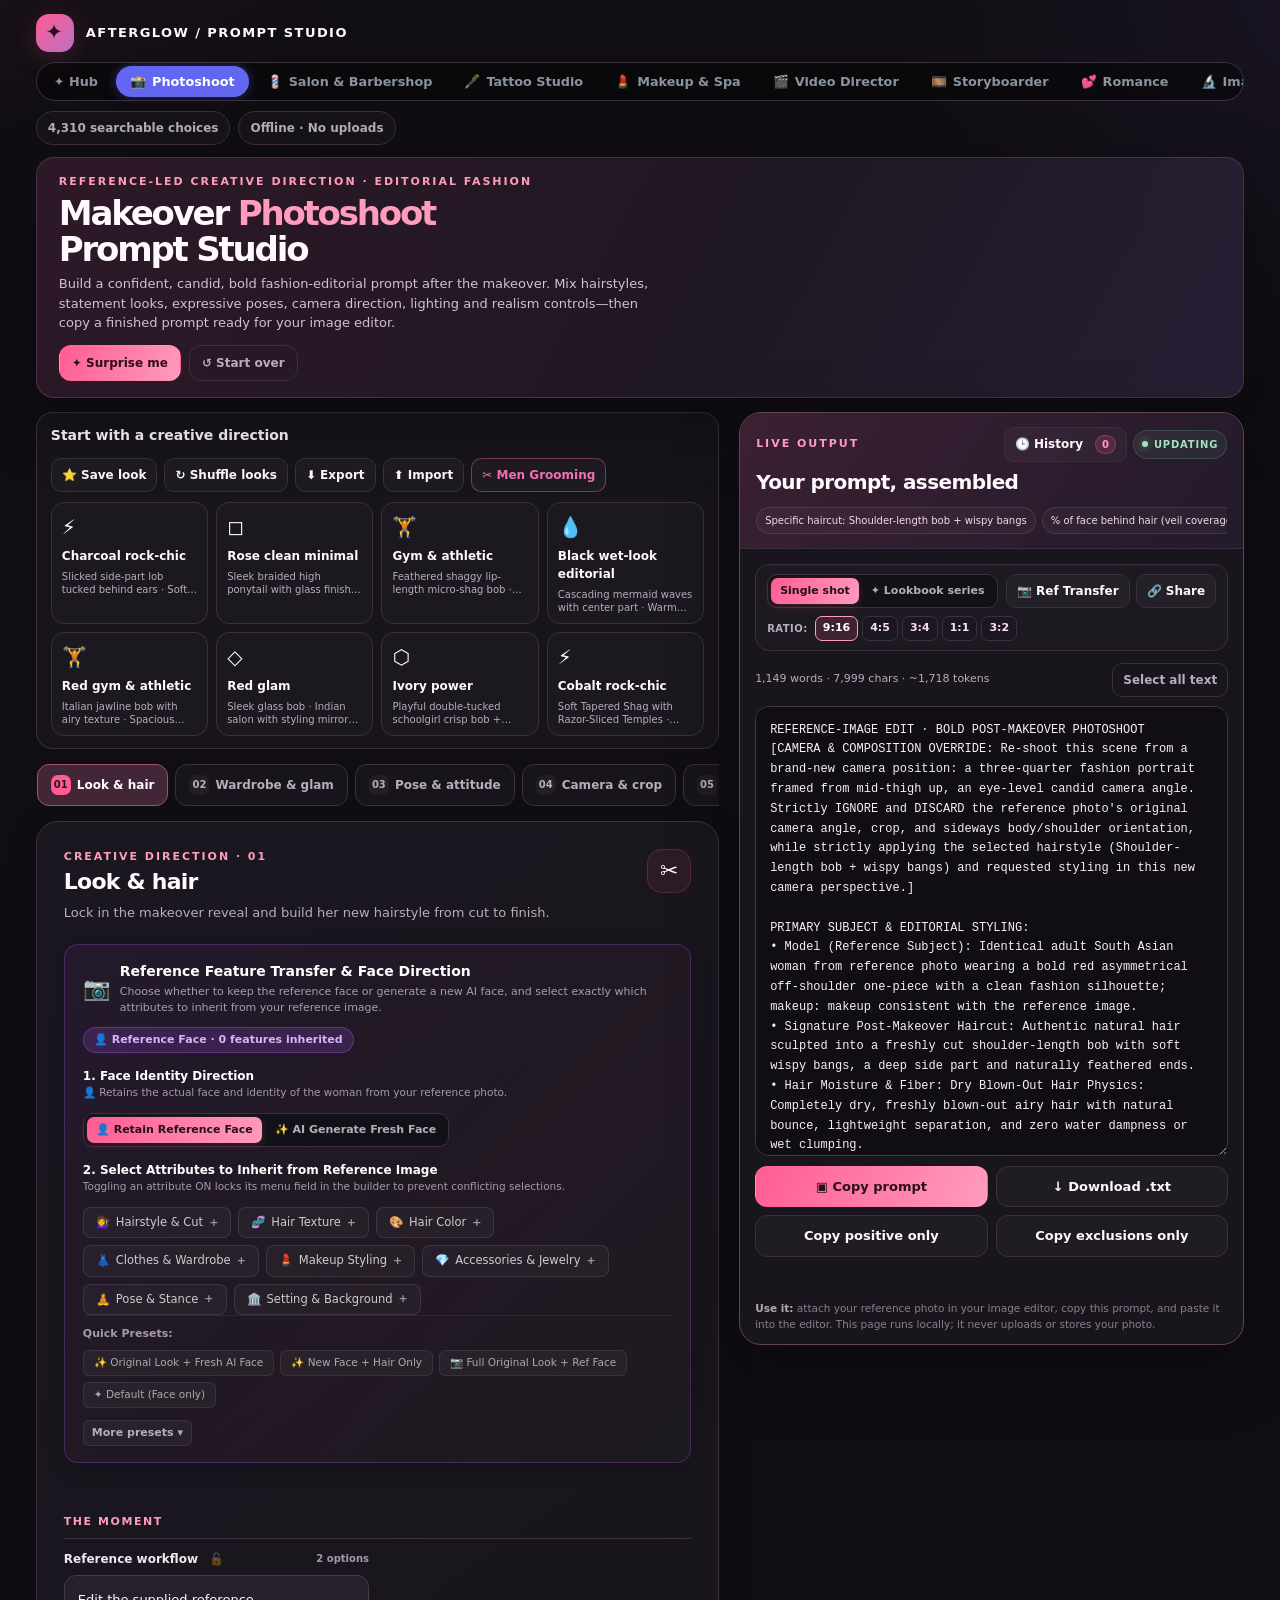
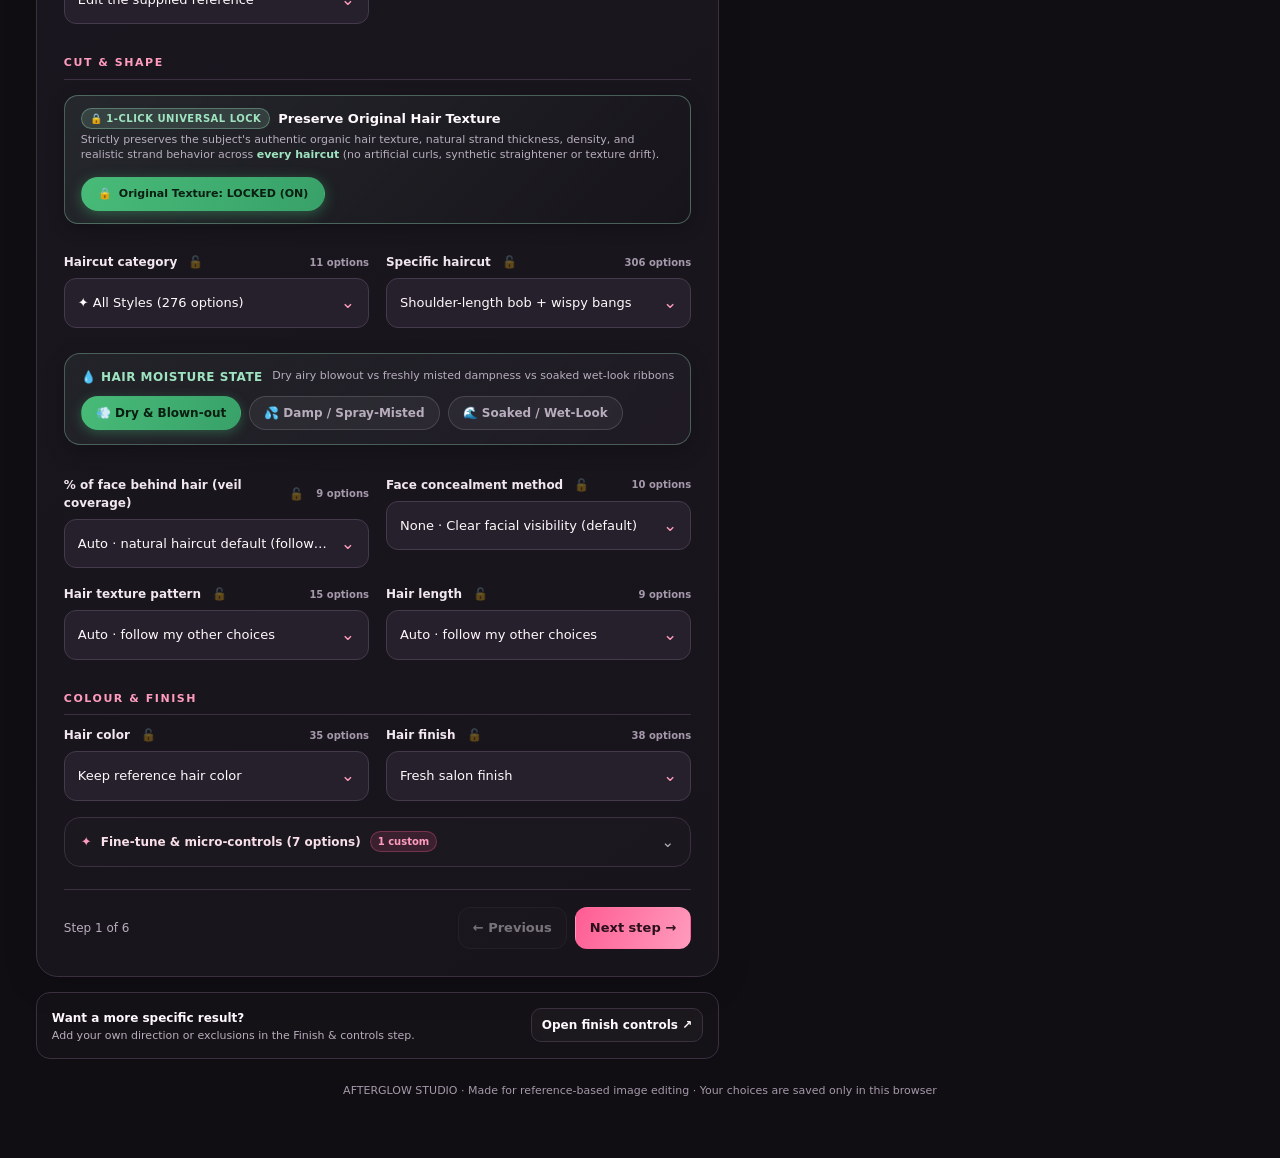
<file: photoshoot.html>
<!doctype html>
<html lang="en">
<head>
<meta charset="utf-8">
<meta name="viewport" content="width=device-width, initial-scale=1">
<meta name="color-scheme" content="dark">
<title>Afterglow / Makeover Photoshoot Studio</title>
<link rel="stylesheet" href="css/shared.css">
</head>
<body>
<div class="shell">
<header class="topbar"><div class="brand"><span class="brand-mark">✦</span><span>Afterglow / Prompt Studio</span></div>
<nav class="suite-nav" aria-label="Studio Switcher">
  <a href="index.html" class="suite-nav-link" title="Afterglow Hub">✦ Hub</a>
  <a href="photoshoot.html" class="suite-nav-link active"><span class="studio-btn-icon">📸</span> Photoshoot</a>
  <a href="salon.html" class="suite-nav-link"><span class="studio-btn-icon">💈</span> Salon & Barbershop</a>
  <a href="tattoo.html" class="suite-nav-link"><span class="studio-btn-icon">🖋️</span> Tattoo Studio</a>
  <a href="makeup_spa.html" class="suite-nav-link"><span class="studio-btn-icon">💄</span> Makeup &amp; Spa</a>
  <a href="video.html" class="suite-nav-link"><span class="studio-btn-icon">🎬</span> Video Director</a>
  <a href="storyboard.html" class="suite-nav-link"><span class="studio-btn-icon">🎞️</span> Storyboarder</a>
  <a href="romance.html" class="suite-nav-link"><span class="studio-btn-icon">💕</span> Romance</a>
  <a href="image_doctor.html" class="suite-nav-link"><span class="studio-btn-icon">🔬</span> Image Doctor</a>
  <a href="gym.html" class="suite-nav-link"><span class="studio-btn-icon">🏋️</span> Gym &amp; Fitness</a>
</nav>
<div class="top-meta"><span class="pill"><span class="pill-dot"></span> Live prompt preview</span><span class="pill" id="totalOptionCount">2,600+ searchable choices</span><span class="pill">Offline · No uploads</span></div></header>
<section class="hero"><div><div class="eyebrow" id="heroEyebrow">Reference-led creative direction · Editorial Fashion</div><h1 id="heroTitle">Makeover <span>Photoshoot</span><br>Prompt Studio</h1><p id="heroDescription">Build a confident, candid, bold fashion-editorial prompt after the makeover. Mix hairstyles, statement looks, expressive poses, camera direction, lighting and realism controls—then copy a finished prompt ready for your image editor.</p><div class="hero-actions"><button class="btn btn-primary" id="randomTop">✦ Surprise me</button><button class="btn btn-secondary" id="copyTop">▣ Copy current prompt</button><button class="btn btn-secondary" id="shareLookTop" type="button">🔗 Share look</button><button class="btn btn-quiet" id="resetTop">↺ Start over</button></div></div><aside class="hero-note"><div class="sparkle">✧ ✦ ✧</div><div><strong>Bold, not generic.</strong><p>Shape the entire shoot, not just the outfit. Every choice updates a detailed prompt in real time.</p><div class="tags"><span class="tag">Expanded hair library</span><span class="tag">Hundreds of looks</span><span class="tag">Searchable menus</span><span class="tag">Identity controls</span></div></div></aside></section>
<div class="layout"><main class="builder">
<section class="preset-strip"><div class="strip-head"><div><h2>Start with a creative direction</h2><p>Presets are starting points—you can customize every choice afterward. Every look is generated on the spot from a coherent style, setting and colour story, and new ones keep appearing. Click one to apply exactly what the card shows.</p></div><div class="strip-actions"><button class="btn btn-secondary btn-small" id="saveCustomLook" type="button">⭐ Save look</button><button class="btn btn-secondary btn-small" id="shuffleLooks" type="button">↻ Shuffle looks</button><button class="btn btn-secondary btn-small" id="exportPresetsBtn" type="button" title="Export custom looks to JSON">⬇ Export</button><button class="btn btn-secondary btn-small" id="importPresetsBtn" type="button" title="Import custom looks from JSON">⬆ Import</button><input type="file" id="importPresetsInput" accept=".json,application/json" hidden><button class="btn btn-secondary btn-small" id="btnQuickGrooming" type="button" style="border-color: rgba(244,114,182,0.4); color: #f472b6; font-weight: 600;">✂️ Men Grooming</button></div></div><div class="preset-grid" id="presets"></div></section>
<nav class="section-tabs" id="tabs" aria-label="Prompt builder sections"></nav>
<section class="step-card" id="stepCard"><div class="step-head"><div><div class="eyebrow" id="stepEyebrow">Creative direction · 01</div><h2 id="stepTitle">Hair & makeover</h2><p id="stepDescription">Choose the signature post-makeover look.</p></div><div class="step-icon" id="stepIcon">✂</div></div><div class="field-grid" id="fields"></div><div id="fineTuneArea"></div><div id="specialContent"></div><div class="step-foot"><span class="step-count" id="stepCount">Step 1 of 6</span><div class="step-buttons"><button class="btn btn-secondary" id="prevStep">← Previous</button><button class="btn btn-primary" id="nextStep">Next step →</button></div></div></section>
<section class="advanced-bar"><div><strong>Want a more specific result?</strong><small>Add your own direction or exclusions in the Finish & controls step.</small></div><button class="btn btn-secondary btn-small" id="finishJump">Open finish controls ↗</button></section>
</main>
<aside class="preview"><div class="sheet-handle hidden-desktop" id="sheetHandle"></div><div class="preview-head"><div class="preview-top"><div class="eyebrow">Live output</div><div class="preview-top-actions"><button class="btn btn-secondary btn-small" id="openHistoryBtn" type="button" title="View prompt history">🕒 History <span class="badge" id="historyBadge">0</span></button><button class="btn btn-primary btn-small hidden-desktop" id="topQuickCopy" type="button">▣ Copy</button><span class="live">Updating</span><button class="btn-quiet btn-small close-sheet hidden-desktop" id="closeDrawer" type="button">✕ Close</button></div></div><h2>Your prompt, assembled</h2><p>Change any choice. The prompt is rebuilt instantly.</p><div class="summary" id="summary"></div></div><div class="preview-body"><div class="preview-toolbar">
  <div class="toolbar-row">
    <div class="seg-control" id="modeSegControl">
      <button type="button" class="seg-btn active" id="btnSingleMode">Single shot</button>
      <button type="button" class="seg-btn" id="btnLookbookMode">✦ Lookbook series</button>
    </div>
    <div style="display: flex; gap: 6px;">
      <button class="btn btn-secondary btn-small" id="btnToggleRefPicker" type="button" title="Reference Image & Face Direction">📷 Ref Transfer</button>
      <button class="btn btn-secondary btn-small" id="shareLookBtn" type="button" title="Copy shareable link">🔗 Share</button>
    </div>
  </div>
  <div class="seg-control" id="lookbookFormatBar" style="display: none; margin-top: 8px; width: 100%;">
    <button type="button" class="seg-btn active" data-format="campaign_4">4-Shot Campaign</button>
    <button type="button" class="seg-btn" data-format="triptych_3">3-Panel Triptych</button>
    <button type="button" class="seg-btn" data-format="feature_5">5-Shot Feature</button>
    <button type="button" class="seg-btn" data-format="contact_6">6-Frame Contact</button>
  </div>
  <div class="ratio-row">
    <span class="ratio-label">Ratio:</span>
    <div class="ratio-chips" id="ratioChips">
      <button type="button" class="ratio-chip" data-ratio="9:16">9:16</button>
      <button type="button" class="ratio-chip" data-ratio="4:5">4:5</button>
      <button type="button" class="ratio-chip" data-ratio="3:4">3:4</button>
      <button type="button" class="ratio-chip" data-ratio="1:1">1:1</button>
      <button type="button" class="ratio-chip" data-ratio="3:2">3:2</button>
    </div>
  </div>
  <div class="shot-tabs hidden" id="shotTabs">
    <button type="button" class="shot-tab active" data-shot="all">All 4 Shots Series</button>
    <button type="button" class="shot-tab" data-shot="1">Shot 1 · Close-up</button>
    <button type="button" class="shot-tab" data-shot="2">Shot 2 · 3/4 Pose</button>
    <button type="button" class="shot-tab" data-shot="3">Shot 3 · Full Body</button>
    <button type="button" class="shot-tab" data-shot="4">Shot 4 · Detail Macro</button>
  </div>
</div>
<div class="prompt-meta"><span id="wordCount">Prompt ready</span><button class="btn btn-quiet btn-small" id="selectPrompt">Select all text</button></div><textarea class="prompt-area" id="prompt" spellcheck="false" aria-label="Generated prompt"></textarea><div class="preview-buttons"><button class="btn btn-primary" id="copy">▣ Copy prompt</button><button class="btn btn-secondary" id="download">↓ Download .txt</button><button class="btn btn-secondary" id="copyPositive" type="button">Copy positive only</button><button class="btn btn-secondary" id="copyNegative" type="button">Copy exclusions only</button></div><div class="toast" id="toast" role="status" aria-live="polite"></div></div><div class="preview-help"><strong>Use it:</strong> attach your reference photo in your image editor, copy this prompt, and paste it into the editor. This page runs locally; it never uploads or stores your photo.</div></aside></div>
<div class="drawer-backdrop" id="drawerBackdrop"></div>
<div class="mobile-bar" id="mobileBar">
  <div class="mobile-bar-info">
    <span class="mobile-stat" id="mobileWordCount">Prompt ready</span>
    <span class="mobile-sub" id="mobileSummaryMini">Afterglow</span>
  </div>
  <div class="mobile-bar-actions">
    <button class="btn btn-secondary btn-small" id="openDrawerBtn" type="button">Preview prompt ↗</button>
    <button class="btn btn-primary btn-small" id="mobileCopyBtn" type="button">▣ Copy</button>
  </div>
</div>
<button class="btn btn-primary fab" id="fab" type="button">▣ Copy prompt</button>
<div class="history-modal" id="historyModal">
  <div class="history-head">
    <div>
      <h3>Prompt History</h3>
      <p>Recent prompts and looks from this session.</p>
    </div>
    <div class="history-head-actions">
      <button class="btn-quiet btn-small" id="clearHistoryBtn" type="button">Clear</button>
      <button class="btn-quiet btn-small" id="closeHistoryBtn" type="button">✕ Close</button>
    </div>
  </div>
  <div class="history-list" id="historyList"></div>
</div>
<div class="modal-backdrop" id="historyBackdrop"></div>
<p class="fineprint">AFTERGLOW STUDIO · Made for reference-based image editing · Your choices are saved only in this browser</p>
</div>
<script>window.DEFAULT_STUDIO_MODE = "photoshoot";</script>
<script src="js/shared-veil.js"></script>
<script src="js/shared-datasets.js"></script>
<script src="js/shared-ref-picker.js"></script>
<script src="js/studio-core.js"></script>
</body>
</html>
</file>
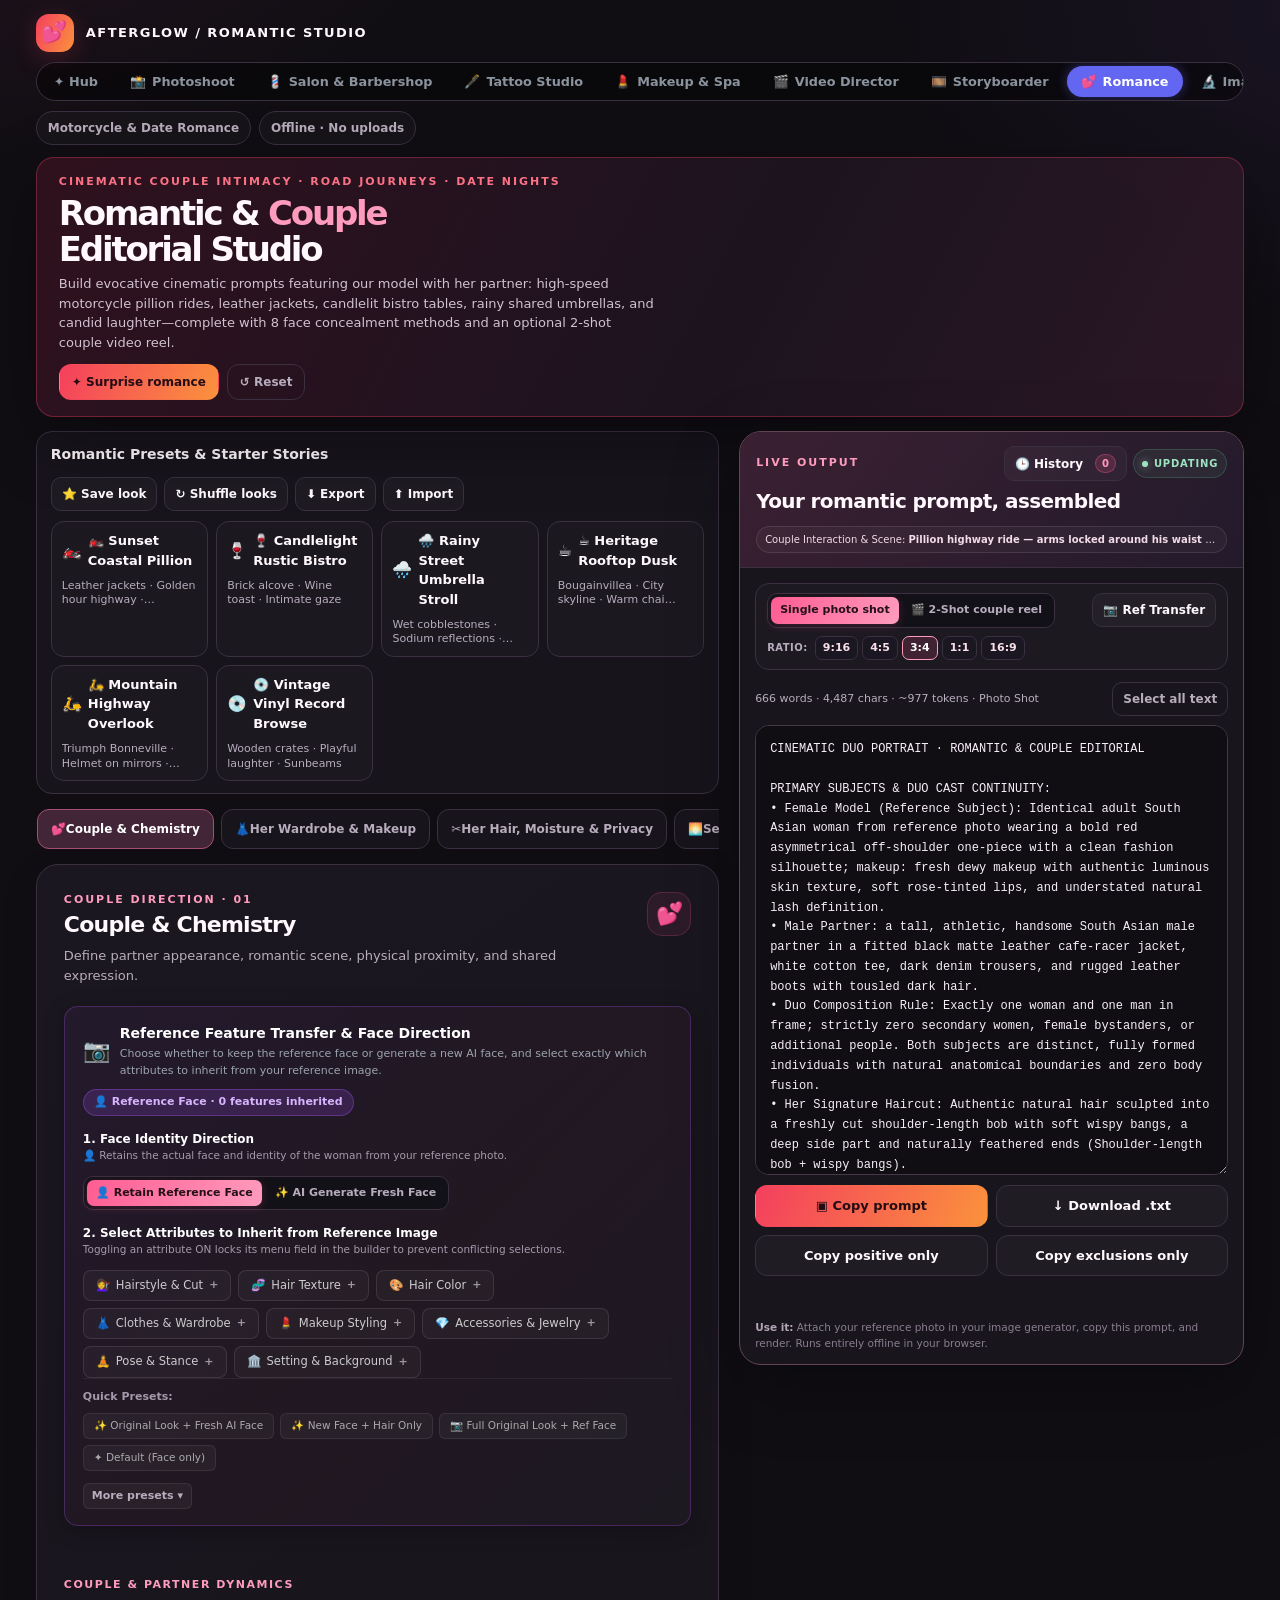
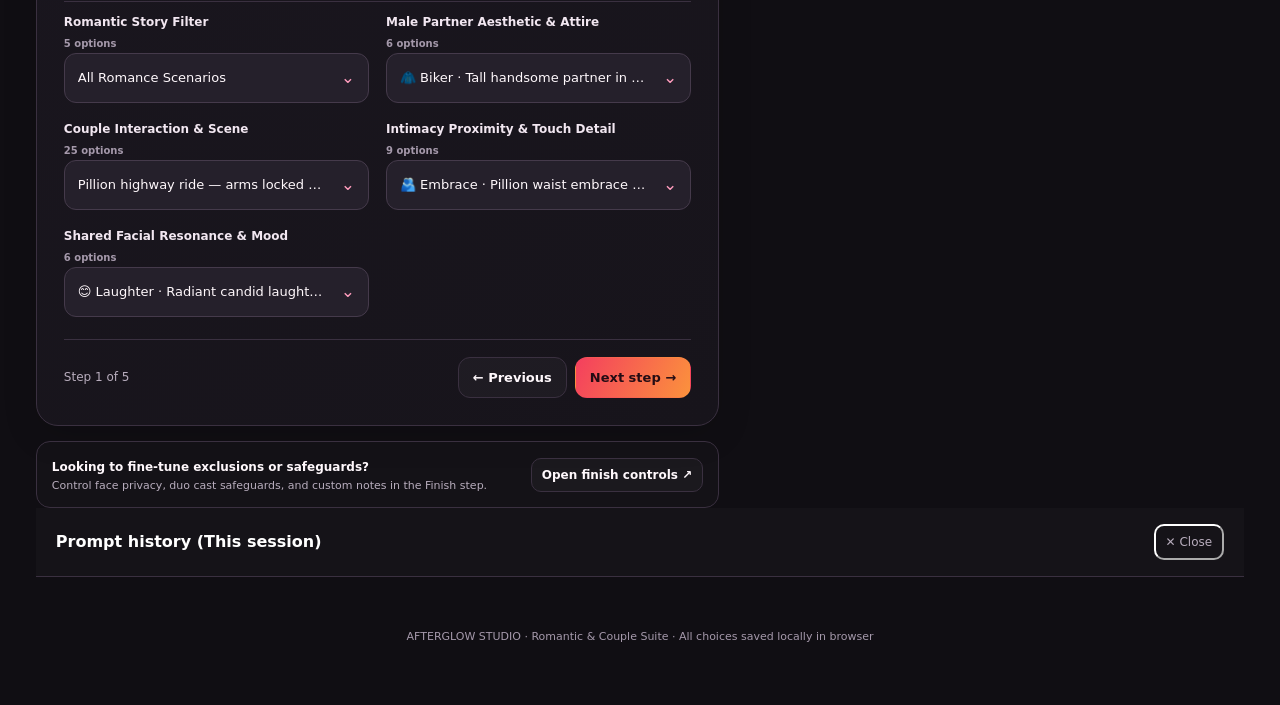
<file: romance.html>
<!doctype html>
<html lang="en">
<head>
<meta charset="utf-8">
<meta name="viewport" content="width=device-width, initial-scale=1">
<meta name="color-scheme" content="dark">
<title>Afterglow / Romantic &amp; Couple Studio</title>
<link rel="stylesheet" href="css/shared.css">
<style>
:root {
  --romance-rose: #f43f5e;
  --romance-amber: #f59e0b;
  --romance-gradient: linear-gradient(115deg, #f43f5e, #fb923c);
  --romance-glow: rgba(244, 63, 94, 0.22);
}
.brand-mark.brand-romance {
  background: var(--romance-gradient);
  box-shadow: 0 6px 26px var(--romance-glow);
}
.hero.hero-romance {
  border-color: rgba(244, 63, 94, 0.35);
  background: linear-gradient(118deg, rgba(50, 18, 30, 0.95), rgba(30, 20, 32, 0.95) 58%, rgba(45, 24, 38, 0.95));
}
.hero.hero-romance .eyebrow {
  color: #fb7185;
}
.btn-primary.btn-romance {
  background: var(--romance-gradient);
  color: #240c14;
}
.reel-toggle-card {
  grid-column: 1 / -1;
  background: linear-gradient(135deg, rgba(244, 63, 94, 0.08) 0%, rgba(33, 28, 39, 0.85) 100%);
  border: 1px solid rgba(244, 63, 94, 0.35);
  border-radius: 16px;
  padding: 16px;
  margin: 10px 0 16px 0;
  display: flex;
  flex-direction: column;
  gap: 12px;
}
.reel-toggle-header {
  display: flex;
  align-items: center;
  justify-content: space-between;
  gap: 12px;
}
.reel-toggle-title {
  display: flex;
  align-items: center;
  gap: 10px;
  font-size: 13px;
  font-weight: 850;
  color: var(--text, #fff);
}
.reel-badge {
  background: rgba(244, 63, 94, 0.2);
  color: #fda4af;
  font-size: 10px;
  font-weight: 800;
  padding: 3px 8px;
  border-radius: 999px;
  border: 1px solid rgba(244, 63, 94, 0.4);
  letter-spacing: 0.06em;
  text-transform: uppercase;
}
.reel-btn {
  background: rgba(255, 255, 255, 0.06);
  border: 1px solid var(--line);
  color: var(--muted);
  font-size: 12px;
  font-weight: 750;
  padding: 6px 14px;
  border-radius: 999px;
  transition: all 0.15s ease;
}
.reel-btn.active {
  background: var(--romance-gradient);
  color: #240c14;
  border-color: transparent;
  font-weight: 850;
  box-shadow: 0 2px 10px rgba(244, 63, 94, 0.35);
}
.moisture-toggle-card {
  grid-column: 1 / -1;
  background: rgba(255, 255, 255, 0.03);
  border: 1px solid var(--line);
  border-radius: 14px;
  padding: 12px 14px;
  margin: 4px 0 12px 0;
  display: flex;
  flex-direction: column;
  gap: 8px;
}
.moisture-header {
  display: flex;
  justify-content: space-between;
  align-items: center;
}
.moisture-label {
  font-size: 12px;
  font-weight: 800;
  color: var(--text);
}
.moisture-hint {
  font-size: 11px;
  color: var(--muted);
}
.moisture-pills {
  display: flex;
  gap: 8px;
  flex-wrap: wrap;
}
.moisture-pill {
  background: rgba(255, 255, 255, 0.05);
  border: 1px solid var(--line);
  color: var(--muted);
  font-size: 11px;
  font-weight: 750;
  padding: 6px 12px;
  border-radius: 999px;
  cursor: pointer;
  transition: all 0.15s ease;
}
.moisture-pill.active {
  background: var(--romance-gradient);
  color: #240c14;
  border-color: transparent;
  font-weight: 850;
}
.wardrobe-mode-card {
  grid-column: 1 / -1;
  background: rgba(255, 255, 255, 0.03);
  border: 1px solid var(--line);
  border-radius: 14px;
  padding: 12px 14px;
  margin: 4px 0 12px 0;
  display: flex;
  align-items: center;
  justify-content: space-between;
  gap: 12px;
  flex-wrap: wrap;
}
</style>
</head>
<body>
<div class="shell">
<header class="topbar">
  <div class="brand">
    <span class="brand-mark brand-romance">💕</span>
    <span>Afterglow / Romantic Studio</span>
  </div>
  <nav class="suite-nav" aria-label="Studio Switcher">
    <a href="index.html" class="suite-nav-link" title="Afterglow Hub">✦ Hub</a>
    <a href="photoshoot.html" class="suite-nav-link"><span class="studio-btn-icon">📸</span> Photoshoot</a>
    <a href="salon.html" class="suite-nav-link"><span class="studio-btn-icon">💈</span> Salon &amp; Barbershop</a>
    <a href="tattoo.html" class="suite-nav-link"><span class="studio-btn-icon">🖋️</span> Tattoo Studio</a>
    <a href="makeup_spa.html" class="suite-nav-link"><span class="studio-btn-icon">💄</span> Makeup &amp; Spa</a>
    <a href="video.html" class="suite-nav-link"><span class="studio-btn-icon">🎬</span> Video Director</a>
    <a href="storyboard.html" class="suite-nav-link"><span class="studio-btn-icon">🎞️</span> Storyboarder</a>
    <a href="romance.html" class="suite-nav-link active"><span class="studio-btn-icon">💕</span> Romance</a>
    <a href="image_doctor.html" class="suite-nav-link"><span class="studio-btn-icon">🔬</span> Image Doctor</a>
    <a href="gym.html" class="suite-nav-link"><span class="studio-btn-icon">🏋️</span> Gym &amp; Fitness</a>
  </nav>
  <div class="top-meta">
    <span class="pill"><span class="pill-dot" style="background:#f43f5e;"></span> Duo Chemistry</span>
    <span class="pill" id="totalOptionCount">Motorcycle &amp; Date Romance</span>
    <span class="pill">Offline · No uploads</span>
  </div>
</header>

<section class="hero hero-romance">
  <div>
    <div class="eyebrow" id="heroEyebrow">Cinematic Couple Intimacy · Road Journeys · Date Nights</div>
    <h1 id="heroTitle">Romantic &amp; <span>Couple</span><br>Editorial Studio</h1>
    <p id="heroDescription">Build evocative cinematic prompts featuring our model with her partner: high-speed motorcycle pillion rides, leather jackets, candlelit bistro tables, rainy shared umbrellas, and candid laughter—complete with 8 face concealment methods and an optional 2-shot couple video reel.</p>
    <div class="hero-actions">
      <button class="btn btn-primary btn-romance" id="randomTop">✦ Surprise romance</button>
      <button class="btn btn-secondary" id="copyTop">▣ Copy prompt</button>
      <button class="btn btn-quiet" id="resetTop">↺ Reset</button>
    </div>
  </div>
  <aside class="hero-note">
    <div class="sparkle" style="color:#fb7185;">✧ 💕 ✧</div>
    <div>
      <strong>Authentic Chemistry</strong>
      <p>True physical presence, organic touch, windblown hair physics, and believable duo lighting without generic AI stock poses.</p>
      <div class="tags">
        <span class="tag">🏍️ Highway Pillion</span>
        <span class="tag">🍷 Date Nights</span>
        <span class="tag">🤲 Face Concealment</span>
        <span class="tag">🎬 2-Shot Reel</span>
      </div>
    </div>
  </aside>
</section>

<div class="layout">
<main class="builder">
  <section class="preset-strip">
    <div class="strip-head">
      <div>
        <h2>Romantic Presets &amp; Starter Stories</h2>
        <p>Curated couple scenarios with synchronized poses, motorcycle styling, lighting, and wardrobe.</p>
      </div>
      <div class="strip-actions">
        <button class="btn btn-secondary btn-small" id="saveCustomLook" type="button">⭐ Save look</button>
        <button class="btn btn-secondary btn-small" id="shuffleLooks" type="button">↻ Shuffle looks</button>
        <button class="btn btn-secondary btn-small" id="exportPresetsBtn" type="button" title="Export custom looks to JSON">⬇ Export</button>
        <button class="btn btn-secondary btn-small" id="importPresetsBtn" type="button" title="Import custom looks from JSON">⬆ Import</button>
        <input type="file" id="importPresetsInput" accept=".json,application/json" hidden>
      </div>
    </div>
    <div class="preset-grid" id="presets"></div>
  </section>

  <nav class="section-tabs" id="tabs" aria-label="Prompt builder sections"></nav>

  <section class="step-card" id="stepCard">
    <div class="step-head">
      <div>
        <div class="eyebrow" id="stepEyebrow">Couple Direction · 01</div>
        <h2 id="stepTitle">Couple &amp; Partner Dynamics</h2>
        <p id="stepDescription">Choose the male partner aesthetic, romantic interaction, proximity, and shared expression.</p>
      </div>
      <div class="step-icon" id="stepIcon">💕</div>
    </div>
    <div class="field-grid" id="fields"></div>
    <div id="specialContent"></div>
    <div class="step-foot">
      <span class="step-count" id="stepCount">Step 1 of 5</span>
      <div class="step-buttons">
        <button class="btn btn-secondary" id="prevStep">← Previous</button>
        <button class="btn btn-primary btn-romance" id="nextStep">Next step →</button>
      </div>
    </div>
  </section>

  <section class="advanced-bar">
    <div>
      <strong>Looking to fine-tune exclusions or safeguards?</strong>
      <small>Control face privacy, duo cast safeguards, and custom notes in the Finish step.</small>
    </div>
    <button class="btn btn-secondary btn-small" id="finishJump">Open finish controls ↗</button>
  </section>
</main>

<aside class="preview">
  <div class="sheet-handle hidden-desktop" id="sheetHandle"></div>
  <div class="preview-head">
    <div class="preview-top">
      <div class="eyebrow">Live output</div>
      <div class="preview-top-actions">
        <button class="btn btn-secondary btn-small" id="openHistoryBtn" type="button" title="View prompt history">🕒 History <span class="badge" id="historyBadge">0</span></button>
        <button class="btn btn-primary btn-small hidden-desktop" id="topQuickCopy" type="button">▣ Copy</button>
        <span class="live">Updating</span>
        <button class="btn-quiet btn-small close-sheet hidden-desktop" id="closeDrawer" type="button">✕ Close</button>
      </div>
    </div>
    <h2>Your romantic prompt, assembled</h2>
    <p>Every dynamic interaction, setting detail, and face concealment method updates live.</p>
    <div class="summary" id="summary"></div>
  </div>

  <div class="preview-body">
    <div class="preview-toolbar">
      <div class="toolbar-row">
        <div class="seg-control" id="modeSegControl">
          <button type="button" class="seg-btn active" id="btnSingleMode">Single photo shot</button>
          <button type="button" class="seg-btn" id="btnReelMode">🎬 2-Shot couple reel</button>
        </div>
        <div style="display: flex; gap: 6px;">
          <button class="btn btn-secondary btn-small" id="btnToggleRefPicker" type="button" title="Reference Image & Face Direction">📷 Ref Transfer</button>
        </div>
      </div>
      <div class="ratio-row">
        <span class="ratio-label">Ratio:</span>
        <div class="ratio-chips" id="ratioChips">
          <button type="button" class="ratio-chip" data-ratio="9:16">9:16</button>
          <button type="button" class="ratio-chip" data-ratio="4:5">4:5</button>
          <button type="button" class="ratio-chip active" data-ratio="3:4">3:4</button>
          <button type="button" class="ratio-chip" data-ratio="1:1">1:1</button>
          <button type="button" class="ratio-chip" data-ratio="16:9">16:9</button>
        </div>
      </div>
    </div>

    <div class="prompt-meta">
      <span id="wordCount">Prompt ready</span>
      <button class="btn btn-quiet btn-small" id="selectPrompt">Select all text</button>
    </div>

    <textarea class="prompt-area" id="prompt" spellcheck="false" aria-label="Generated prompt"></textarea>

    <div class="preview-buttons">
      <button class="btn btn-primary btn-romance" id="copy">▣ Copy prompt</button>
      <button class="btn btn-secondary" id="download">↓ Download .txt</button>
      <button class="btn btn-secondary" id="copyPositive" type="button">Copy positive only</button>
      <button class="btn btn-secondary" id="copyNegative" type="button">Copy exclusions only</button>
    </div>

    <div class="toast" id="toast" role="status" aria-live="polite"></div>
  </div>

  <div class="preview-help">
    <strong>Use it:</strong> Attach your reference photo in your image generator, copy this prompt, and render. Runs entirely offline in your browser.
  </div>
</aside>
</div>

<div class="drawer-backdrop" id="drawerBackdrop"></div>
<div class="mobile-bar" id="mobileBar">
  <div class="mobile-bar-info">
    <span class="mobile-stat" id="mobileWordCount">Prompt ready</span>
    <span class="mobile-sub" id="mobileSummaryMini">Romantic Studio</span>
  </div>
  <button class="btn btn-primary btn-small btn-romance" id="openDrawerBtn" type="button">View prompt ↗</button>
</div>

<div class="history-drawer" id="historyDrawer">
  <div class="history-head">
    <h3>Prompt history (This session)</h3>
    <button class="btn-quiet btn-small" id="closeHistory" type="button">✕ Close</button>
  </div>
  <div class="history-list" id="historyList"></div>
</div>
<div class="modal-backdrop" id="historyBackdrop"></div>

<p class="fineprint">AFTERGLOW STUDIO · Romantic &amp; Couple Suite · All choices saved locally in browser</p>
</div>

<script src="js/shared-veil.js"></script>
<script src="js/shared-datasets.js"></script>
<script src="js/shared-ref-picker.js"></script>
<script>
(function(){
'use strict';

const {
  O, makeOpts,
  HAIR_FAMILIES, hair, hairFaceCoverageOpts,
  OUTFIT_FAMILIES, outfit,
  TOP_FAMILIES, topPieces,
  BOTTOM_FAMILIES, bottomPieces,
  midriffStylings,
  faceObfuscModeOpts,
  bikeScenes,
  dateVenues,
  coupleInteractions
} = window.AfterglowDatasets;

const {
  parseVeilTier, detectHairArchitecture, getVeilRule,
  sanitizeHairForVeil, sanitizeMakeupForVeil, sanitizeHiddenFaceText,
  cleanClause, capFirst, stripBuzzwords, dedupeNegatives, estimateTokens,
  extractPositivePrompt, extractNegativePrompt,
  buildObfuscClause, getObfuscNegatives
} = window.AfterglowVeil;

const el = id => document.getElementById(id);
const escapeHtml = (s) => String(s).replaceAll('&', '&amp;').replaceAll('<', '&lt;').replaceAll('>', '&gt;').replaceAll('"', '&quot;');

const CAT_DISPLAY_NAMES = {
  // Partner & Touch
  partner_leather: '🧥 Biker & Leather',
  partner_linen: '👔 Linen & Resort',
  partner_tailored: '👔 Tailored & Suiting',
  partner_cozy: '🧶 Casual & Knitwear',
  touch_embrace: '🫂 Waist & Back Embrace',
  touch_hands: '🤝 Hands & Intertwined',
  touch_intimate: '💕 Foreheads & Jawline',
  touch_care: '🧥 Jacket Drapes & Umbrella',
  // Expressions
  exp_joy: '😊 Candid Laughter',
  exp_tender: '💕 Tender Smolder',
  exp_serene: '😌 Serene Trust',
  exp_playful: '😏 Flirtatious Smirk',
  exp_ride: '🏍️ Exhilaration & Wind',
  // Settings & Lightings
  bike: '🏍️ Highway & Mountain Passes',
  date: '🍷 Candlelit Bistros & Dining',
  city: '🌧️ City Walks & Rain',
  outdoor: '🌅 Coastlines & Deserts',
  light_golden: '🌇 Golden Hour Rim',
  light_candle: '🕯️ Candlelight & Tungsten',
  light_night: '🌙 Rainy Neon Bokeh',
  light_twilight: '🌆 Twilight Blue Hour',
  light_daylight: '☀️ Soft Window Daylight',
  // Cameras & Optics
  cam_medium: '👤 Waist & 3/4 Medium',
  cam_close: '👁️ Close-Up Beauty',
  cam_wide: '🎬 Wide Environmental',
  cam_macro: '🔍 Tactile Touch Macro',
  ang_candid: '📷 Eye-Level Candid',
  ang_tracking: '🏍️ Tracking & Highway',
  ang_pov: '📸 Over-Shoulder POV',
  lens_35mm: '📐 35mm Documentary',
  lens_50mm: '📷 50mm Portrait Prime',
  lens_85mm: '👤 85mm Telephoto',
  lens_anamorphic: '🎬 Anamorphic Cinema'
};

function formatCategoryName(cat){
  if(CAT_DISPLAY_NAMES[cat]) return CAT_DISPLAY_NAMES[cat];
  return cat.charAt(0).toUpperCase() + cat.slice(1);
}

function formatCategoryHeader(cat){
  const name = formatCategoryName(cat).toUpperCase();
  return `<span>${name}</span>`;
}

function filterChoices(menu, q, activeCat = 'all'){
  let shown = 0;
  const list = menu.querySelector('.option-list');
  const catBar = menu.querySelector('.select-category-bar');
  if(catBar && activeCat === 'all'){
    const activeChip = catBar.querySelector('.select-category-chip.active');
    if(activeChip) activeCat = activeChip.dataset.cat || 'all';
  }
  const query = (q || '').toLowerCase().trim();
  [...list.querySelectorAll('.choice')].forEach(b => {
    const textOk = !query || b.textContent.toLowerCase().includes(query);
    const catOk = (activeCat === 'all') || (b.dataset.cat === activeCat);
    const ok = textOk && catOk;
    b.classList.toggle('hidden', !ok);
    if(ok) shown++;
  });
  list.querySelectorAll('.choice-group-header').forEach(header => {
    let next = header.nextElementSibling;
    let hasVisible = false;
    while(next && !next.classList.contains('choice-group-header')){
      if(next.classList.contains('choice') && !next.classList.contains('hidden')){
        hasVisible = true;
        break;
      }
      next = next.nextElementSibling;
    }
    header.classList.toggle('hidden', !hasVisible);
  });
  let no = menu.querySelector('.no-results');
  if(!shown){
    if(!no){
      no = document.createElement('div');
      no.className = 'no-results';
      no.textContent = 'No matching options. Try another search.';
      list.appendChild(no);
    }
    no.classList.remove('hidden');
  } else if(no){
    no.classList.add('hidden');
  }
}


// Sections definition (Balanced 5-step workflow)
const sections = [
  { id: 'romanceCoupleSec', name: 'Couple & Chemistry', short: 'COUPLE', icon: '💕', desc: 'Define partner appearance, romantic scene, physical proximity, and shared expression.' },
  { id: 'romanceWardrobeSec', name: 'Her Wardrobe & Makeup', short: 'WARDROBE', icon: '👗', desc: 'Choose between full biker/date ensembles or modular separates (crop tops & denim shorts).' },
  { id: 'romanceHairSec', name: 'Her Hair, Moisture & Privacy', short: 'HAIR', icon: '✂', desc: 'Select her signature haircut, moisture physics (dry/damp/wet), face privacy mode, and motorcycle helmet gear.' },
  { id: 'romanceSceneSec', name: 'Setting, Lighting & Optics', short: 'SCENE', icon: '🌅', desc: 'Choose the roadscape or date venue, lighting mood, camera angle, and prime lens.' },
  { id: 'finish', name: 'Finish & Safeguards', short: 'FINISH', icon: '✦', desc: 'Duo casting integrity, reference fidelity, custom creative direction, and negative exclusions.' }
];

// Option sets tailored for Romance Studio
const partnerAesthetics = [
  O('🧥 Biker · Tall handsome partner in black moto leather jacket', 'a tall, athletic, handsome South Asian male partner in a fitted black matte leather cafe-racer jacket, white cotton tee, dark denim trousers, and rugged leather boots with tousled dark hair', '', 'partner_leather'),
  O('👔 Linen · Sharp stylish partner in unbuttoned linen shirt', 'a handsome, well-groomed male partner in a relaxed unbuttoned cream linen collared shirt showing slight chest, tailored chinos, and understated leather wristwatch', '', 'partner_linen'),
  O('👔 Tailored · Chic tailored partner in dark evening blazer', 'a stylish handsome male partner in a slim-cut charcoal structured blazer worn open over a fine knit crewneck, with clean jawline grooming and effortless urban charm', '', 'partner_tailored'),
  O('🧥 Overcoat · Sleek black turtleneck & tailored overcoat', 'a handsome male partner in a fine-gauge black merino turtleneck underneath a tailored camel wool overcoat, presenting refined cinematic sophistication', '', 'partner_tailored'),
  O('🧶 Casual · Casual rugged partner in denim jacket & vintage boots', 'a charismatic male partner in a distressed medium-wash denim jacket layered over a washed graphite t-shirt, relaxed dark jeans, and worn suede Chelsea boots', '', 'partner_cozy'),
  O('🧶 Knitwear · Cozy knitwear partner in relaxed cashmere sweater', 'a handsome male partner in a cozy oversized oatmeal-colored cashmere sweater, textured wool trousers, and a warm, relaxed companionable demeanor', '', 'partner_cozy')
];

const intimacyTouches = [
  O('🫂 Embrace · Pillion waist embrace — chest leaning against his jacket', 'her arms locked securely around his waist, chest leaning comfortably against the back of his jacket with complete relaxed trust and balanced body weight at highway speed', '', 'touch_embrace'),
  O('🫂 Behind · Protective back-embrace with arms wrapped around her waist', 'standing closely behind her with both hands resting gently at her waist, his chest aligned with her back as she leans back comfortably against him', '', 'touch_embrace'),
  O('🤝 Clasp · Intertwined fingers clasp on table or tank', 'their fingers deeply and naturally interlaced on the tabletop or motorcycle tank, delicate knuckle contact and warm skin-on-skin intimacy caught in golden side-light', '', 'touch_hands'),
  O('🤝 Walk · Arm looped warmly through his mid-stride', 'her arm securely looped through his elbow as they walk shoulder-to-shoulder, matching stride naturally while laughing candidly at an inside joke', '', 'touch_hands'),
  O('💕 Forehead · Foreheads resting together in tranquil stillness', 'foreheads leaning gently together, noses grazing, both eyes softly closed in a moment of tranquil, breathless emotional resonance and tender closeness', '', 'touch_intimate'),
  O('💕 Jawline · Gentle jawline cup and tender near-kiss proximity', 'he gently cups her jawline with warm fingers, tilting her chin softly upward as their lips pause mere millimeters apart in intense, unhurried romantic anticipation', '', 'touch_intimate'),
  O('💕 Hair Tuck · He tucks a windblown hair lock softly behind her ear', 'he reaches up with delicate fingertips to brush a loose windblown lock of hair back over her ear, his hand grazing her cheekbone with fond affectionate tenderness', '', 'touch_intimate'),
  O('🧥 Draped · He gently drapes his heavy leather jacket over her bare shoulders', 'he slips his heavy jacket off and drapes it tenderly over her bare shoulders against the evening breeze, resting his hands momentarily over her upper arms as she looks up warmly', '', 'touch_care'),
  O('🧥 Umbrella · Shared umbrella closeness with shoulders touching', 'huddled together beneath a compact black umbrella, his arm pulled snugly around her outer shoulder to shield her from the drizzle, wet coats brushing side-by-side', '', 'touch_care')
];

const romanceExpressions = [
  O('😊 Laughter · Radiant candid laughter and crinkled eyes', 'spontaneous, uninhibited joyful laughter with crinkled eyes and relaxed facial muscles, capturing authentic duo happiness in the moment', '', 'exp_joy'),
  O('💕 Smolder · Tender, smoldering gaze with soft parted lips', 'an intense, smoldering gaze locked onto her partner with soft, naturally parted lips and subtle romantic tension', '', 'exp_tender'),
  O('💕 Tenderness · Quiet, vulnerable tenderness with lowered eyelashes', 'a quiet, vulnerable moment of tenderness with softly lowered dark eyelashes and a gentle, private half-smile', '', 'exp_tender'),
  O('😌 Serene · Serene peaceful trust and contented half-smile', 'a calm, deeply contented half-smile with soft relaxed brow and serene facial peace, radiating effortless trust and affection', '', 'exp_serene'),
  O('😏 Playful · Playful flirtatious smirk and raised eyebrow', 'a playful, flirtatious smirk with one subtly raised eyebrow and amused eyes, exchanging lighthearted banter', '', 'exp_playful'),
  O('🏍️ Exhilaration · Breathless windblown exhilaration mid-ride', 'exhilarated, wind-touched expression with parted lips, wide sparkling eyes, and the sheer adrenaline joy of open-road riding', '', 'exp_ride')
];

const romanceSceneCategories = [
  O('🏍️ Motorcycle & Road Journeys', 'bike'),
  O('🍷 Candlelight & Dining Dates', 'date'),
  O('🌧️ City Street & Atmospheric Walks', 'street'),
  O('🌅 Coastal, Sunset & Outdoor Overlooks', 'outdoor')
];

const romanceSettings = [
  O('🏍️ Highway · Mountain pass highway rest stop pull-off', 'a gravel pull-off overlooking sweeping alpine mountain valleys, late afternoon sun glinting off road signs and motorcycle chrome, crisp mountain air', '', 'bike'),
  O('🍷 Dining · Historic stone-wall candlelit bistro alcove', 'a cozy, intimate rustic bistro alcove with warm exposed brick, low amber candlelight on dark timber table, and wine glasses half-filled with ruby wine', '', 'date'),
  O('🍷 Dining · Heritage rooftop café terrace at dusk', 'a terracotta rooftop terrace overlooking city skyline lights at dusk, overflowing bougainvillea planters, ambient fairy-light strings, and two ceramic cups', '', 'date'),
  O('🌿 Studio · Boutique fitness wellness lounge & post-workout studio', 'a tranquil luxury fitness lounge with natural timber benches, warm ambient cove lighting, and floor-to-ceiling city views', '', 'date'),
  O('🌧️ City · Rainy cobblestone alleyway under golden streetlights', 'a wet European cobblestone alleyway in evening drizzle, glowing golden sodium streetlights, rain-slicked stones reflecting neon shopfronts, quiet private city atmosphere', '', 'city'),
  O('🌧️ City · Vibrant night street-food market lane', 'a bustling night street-food market lane lit with hanging paper lanterns and festive string lights, aromatic steam rising, candid urban couple warmth', '', 'city'),
  O('🌧️ City · Rain-streaked yellow taxi backseat transit', 'the backseat of a vintage yellow taxi cab moving through rainy night city streets, blurred traffic lights and water droplets streaking across window glass', '', 'city'),
  O('🌿 Studio · Vintage vinyl record shop aisle', 'a warm-wood retro vinyl record store with wooden record bins, warm afternoon sunlight raking through dust-mote sunbeams and retro album art', '', 'city'),
  O('🏍️ Highway · Coastal highway cliffside at golden hour', 'a scenic winding coastal highway perched above ocean cliffs at golden hour, sea breeze, blurred guardrails, and warm amber light sweeping across asphalt', '', 'outdoor'),
  O('🏍️ Highway · Desert highway straightaway at sunset', 'an endless desert highway cutting through rolling sandstone hills under an enormous magenta and burnt-orange sunset sky, heat haze on the horizon', '', 'outdoor')
];

const romanceLightings = [
  O('🌇 Golden · Golden-hour warm rim light & backlit lens flare', 'rich golden-hour sunlight low on the horizon, casting warm amber rim illumination along hair silhouettes and shoulder contours with organic anamorphic lens flares', '', 'light_golden'),
  O('🕯️ Candlelight · Intimate flickering candlelight & amber Edison glow', 'warm intimate candlelight from low table votives complemented by soft 2400K Edison bulbs, creating deep cozy shadows and golden cheekbone highlights', '', 'light_candle'),
  O('🌙 Neon · Rainy night neon bokeh & reflective sodium glow', 'cinematic nocturnal lighting with warm sodium streetlights and cool neon signs reflected across wet pavement and leather jackets, beautiful circular bokeh', '', 'light_night'),
  O('🌆 Twilight · Crisp twilight blue hour with warm tungsten accents', 'atmospheric blue-hour dusk sky providing deep indigo fill light, contrasted against warm tungsten lanterns and bike headlights in the foreground', '', 'light_twilight'),
  O('☀️ Daylight · Soft diffuse afternoon window light', 'gentle, flattering soft window light wrapping naturally around facial profiles and fabric textures with clean, organic highlight roll-off', '', 'light_daylight')
];

const romanceFramings = [
  O('👤 Medium · Waist-up medium intimate portrait', 'a waist-up medium portrait framing both subjects in natural proximity, showcasing facial expressions, haircut movement, and upper wardrobe textures', '', 'cam_medium'),
  O('👤 3/4 Frame · Three-quarter cinematic couple shot', 'a three-quarter fashion-editorial shot capturing body language, motorcycle stance or dining table presence, and natural couple posture', '', 'cam_medium'),
  O('👁️ Close-Up · Close-up beauty portrait with partner in near focus', 'an intimate close-up beauty portrait centered on her face and hair movement, with her partner\'s shoulder or profile resting softly in shallow depth of field', '', 'cam_close'),
  O('🎬 Wide · Wide environmental roadscape with couple centered', 'a sweeping wide environmental cinema shot framing the motorcycle and couple within the grand scale of the landscape and horizon', '', 'cam_wide'),
  O('🔍 Macro · Detail crop: Intertwined hands / tactile touch', 'an editorial detail macro crop focusing closely on their tactile touch, interlaced fingers, jacket leather, or resting hands', '', 'cam_macro')
];

const romanceAngles = [
  
  O("📷 Eye-Level · Eye-level candid viewpoint", "an eye-level candid camera angle creating immediate, unforced documentary realism", "", "ang_candid"),
  O("🏍️ 3/4 Angle · Dynamic three-quarter side angle", "a dynamic three-quarter side angle capturing the profile of the motorcycle, pillion posture, and windblown hair movement", "", "ang_tracking"),
  O("🏍️ Low Highway · Slightly low highway angle looking up", "a slightly low road-level camera angle looking up, lending heroic scale and kinetic motion to the couple and motorcycle", "", "ang_tracking"),
  O("🏍️ Tracking · Direct side profile tracking angle", "a sleek direct side-profile tracking angle capturing rider and pillion in aerodynamic unity against the moving background", "", "ang_tracking"),
  O("📸 Partner POV · Over-the-partner's-shoulder POV", "a cinematic over-the-shoulder camera viewpoint looking past his shoulder toward her, capturing her expressive reaction directly", "", "ang_pov"),

];

const romanceLenses = [
  O('📐 35mm Prime · 35mm f/1.4 documentary prime (environmental intimacy)', 'shot on a 35mm f/1.4 prime lens with natural field of view, crisp center subject separation, and organic environmental depth', '', 'lens_35mm'),
  O('📷 50mm Prime · 50mm f/1.2 high-speed portrait prime (creamy bokeh)', 'shot on a 50mm f/1.2 lens wide open, producing razor-sharp subject detail and velvety creamy background blur', '', 'lens_50mm'),
  O('👤 85mm Prime · 85mm f/1.4 telephoto compression (intimate isolation)', 'shot on an 85mm f/1.4 telephoto lens with cinematic background compression, isolating the couple intimately from the setting', '', 'lens_85mm'),
  O('🎬 Anamorphic · Anamorphic 40mm T2.0 (cinematic widescreen flares)', 'shot on an anamorphic cinema lens with subtle horizontal light streaks, oval bokeh, and natural filmic barrel roll-off', '', 'lens_anamorphic')
];

const romanceAspects = [
  O('3:4 Portrait (Editorial standard)', '3:4'),
  O('9:16 Vertical (Story / Mobile format)', '9:16'),
  O('4:5 Instagram Portrait', '4:5'),
  O('16:9 Cinematic Widescreen', '16:9'),
  O('1:1 Square Format', '1:1')
];

const romanceMakeups = [
  O('Fresh dewy radiance with soft rose tint', 'fresh dewy makeup with authentic luminous skin texture, soft rose-tinted lips, and understated natural lash definition'),
  O('Smoky kohl eyes & neutral nude lip', 'subtle smoky kohl-lined eyes with smudged lower lashline and a satin nude lip for sultry evening romantic intensity'),
  O('Classic crimson bold red lip', 'a striking classic velvet red lip with clean restrained eye makeup, creating bold high-fashion contrast'),
  O('Sun-kissed bronze glow with glossy balm', 'warm bronzed cheekbones with natural freckle visibility, sun-kissed warmth, and hydrated glossy lip sheen'),
  O('Bare minimal clean skin texture', 'ultra-minimal clean skincare finish with visible micro-pores, natural eyebrow definition, and tinted lip balm')
];

// Option B: Motorcycle Helmet Presence Strategy
const helmetModeOpts = [
  {"id": "none", "label": "💨 Windblown hair (No helmet on head)", "text": "bareheaded with natural windblown hair", "desc": "Pure hair physics: no helmet on her head; her glossy hair catches the natural wind currents in dynamic buoyant motion with zero plastic helmet distortion."},
  {"id": "resting", "label": "🛵 Helmets resting on bike mirrors (Scenic stop / Diner)", "text": "helmets resting securely on handlebar mirrors", "desc": "Both riders are bareheaded enjoying the scenery while retro helmets rest on the bike's chrome mirrors."},
  {"id": "open_face", "label": "🪖 Retro open-face helmet with front hair bangs exposed", "text": "wearing a cream open-face retro 3/4 helmet", "desc": "Classic open-face helmet with leather chin strap, leaving her face open and front bangs/wisps framing cheekbones cleanly without hair melting."}
];

// Presets for quick romance starters
const starterRomancePresets = [
  {
    id: 'rom_bike_sunset',
    title: '🏍️ Sunset Coastal Pillion',
    sub: 'Leather jackets · Golden hour highway · Windblown hair',
    icon: '🏍️',
    set: {
      romancePartner: partnerAesthetics[0],
      romanceDynamic: bikeScenes[0],
      romanceTouch: intimacyTouches[0],
      romanceExpression: romanceExpressions[4],
      romanceSetting: romanceSettings[0],
      romanceLighting: romanceLightings[0],
      romanceFraming: romanceFramings[1],
      romanceHelmetMode: helmetModeOpts[0],
      romanceHairMoisture: 'dry'
    }
  },
  {
    id: 'rom_bistro_date',
    title: '🍷 Candlelight Rustic Bistro',
    sub: 'Brick alcove · Wine toast · Intimate gaze',
    icon: '🍷',
    set: {
      romancePartner: partnerAesthetics[1],
      romanceDynamic: dateVenues[0],
      romanceTouch: intimacyTouches[1],
      romanceExpression: romanceExpressions[1],
      romanceSetting: romanceSettings[2],
      romanceLighting: romanceLightings[1],
      romanceFraming: romanceFramings[0],
      romanceHairMoisture: 'dry'
    }
  },
  {
    id: 'rom_rain_umbrella',
    title: '🌧️ Rainy Street Umbrella Stroll',
    sub: 'Wet cobblestones · Sodium reflections · Shared umbrella',
    icon: '🌧️',
    set: {
      romancePartner: partnerAesthetics[3],
      romanceDynamic: dateVenues[1],
      romanceTouch: intimacyTouches[8],
      romanceExpression: romanceExpressions[0],
      romanceSetting: romanceSettings[3],
      romanceLighting: romanceLightings[2],
      romanceFraming: romanceFramings[1],
      romanceHairMoisture: 'damp'
    }
  },
  {
    id: 'rom_rooftop_chai',
    title: '☕ Heritage Rooftop Dusk',
    sub: 'Bougainvillea · City skyline · Warm chai cups',
    icon: '☕',
    set: {
      romancePartner: partnerAesthetics[4],
      romanceDynamic: dateVenues[2],
      romanceTouch: intimacyTouches[3],
      romanceExpression: romanceExpressions[2],
      romanceSetting: romanceSettings[4],
      romanceLighting: romanceLightings[3],
      romanceFraming: romanceFramings[0],
      romanceHairMoisture: 'dry'
    }
  },
  {
    id: 'rom_bonneville_rest',
    title: '🛵 Mountain Highway Overlook',
    sub: 'Triumph Bonneville · Helmet on mirrors · Chrome sun',
    icon: '🛵',
    set: {
      romancePartner: partnerAesthetics[0],
      romanceDynamic: bikeScenes[1],
      romanceTouch: intimacyTouches[4],
      romanceExpression: romanceExpressions[2],
      romanceSetting: romanceSettings[1],
      romanceLighting: romanceLightings[0],
      romanceFraming: romanceFramings[1],
      romanceHelmetMode: helmetModeOpts[1],
      romanceHairMoisture: 'dry'
    }
  },
  {
    id: 'rom_vinyl_shop',
    title: '💿 Vintage Vinyl Record Browse',
    sub: 'Wooden crates · Playful laughter · Sunbeams',
    icon: '💿',
    set: {
      romancePartner: partnerAesthetics[3],
      romanceDynamic: dateVenues[4],
      romanceTouch: intimacyTouches[3],
      romanceExpression: romanceExpressions[0],
      romanceSetting: romanceSettings[6],
      romanceLighting: romanceLightings[4],
      romanceFraming: romanceFramings[0],
      romanceHairMoisture: 'dry'
    }
  }
];

// Combine all possible romance dynamic options
const allDynamicOpts = [
  ...bikeScenes.map(b => Object.assign({}, b, { cat: 'bike' })),
  ...dateVenues.map(d => Object.assign({}, d, { cat: 'date' })),
  ...coupleInteractions.map(c => Object.assign({}, c, { cat: c.cat.toLowerCase() }))
];

// Fields dictionary (Balanced 5-step distribution)
const fields = {
  // 01 Couple & Chemistry
  romanceStoryCategory: { label: 'Romantic Story Filter', opts: [O('All Romance Scenarios', 'all'), O('🏍️ Motorcycle & Bike Journeys', 'bike'), O('🍷 Date Nights & Venues', 'date'), O('💕 Intimate Poses & Embraces', 'intimate'), O('☕ Casual & Candid Banter', 'casual')], def: 0, section: 'romanceCoupleSec', _grp: 'Couple & Partner Dynamics' },
  romancePartner: { label: 'Male Partner Aesthetic & Attire', opts: partnerAesthetics, def: 0, section: 'romanceCoupleSec', _grp: 'Couple & Partner Dynamics' },
  romanceDynamic: { label: 'Couple Interaction & Scene', opts: allDynamicOpts, def: 0, section: 'romanceCoupleSec', _grp: 'Couple & Partner Dynamics' },
  romanceTouch: { label: 'Intimacy Proximity & Touch Detail', opts: intimacyTouches, def: 0, section: 'romanceCoupleSec', _grp: 'Couple & Partner Dynamics' },
  romanceExpression: { label: 'Shared Facial Resonance & Mood', opts: romanceExpressions, def: 0, section: 'romanceCoupleSec', _grp: 'Couple & Partner Dynamics' },

  // 02 Her Wardrobe & Makeup
  romanceOutfitCategory: { label: 'Wardrobe Ensemble Family', opts: OUTFIT_FAMILIES, def: 0, section: 'romanceWardrobeSec', _grp: 'Her Wardrobe & Styling' },
  romanceOutfit: { label: 'Full Wardrobe Ensemble', opts: outfit, def: 0, section: 'romanceWardrobeSec', _grp: 'Her Wardrobe & Styling' },
  topCategory: { label: 'Top Piece Category', opts: TOP_FAMILIES, def: 0, section: 'romanceWardrobeSec', _grp: 'Her Wardrobe & Styling' },
  topPiece: { label: 'Top Garment (Tees, Shirts, Sweaters, Tops)', opts: topPieces, def: 0, section: 'romanceWardrobeSec', _grp: 'Her Wardrobe & Styling' },
  bottomCategory: { label: 'Bottom Piece Category', opts: BOTTOM_FAMILIES, def: 0, section: 'romanceWardrobeSec', _grp: 'Her Wardrobe & Styling' },
  bottomPiece: { label: 'Bottom Garment (Jeans, Trousers, Skirts, Shorts)', opts: bottomPieces, def: 0, section: 'romanceWardrobeSec', _grp: 'Her Wardrobe & Styling' },
  midriffStyling: { label: 'Waistline & Midriff Styling', opts: midriffStylings, def: 0, section: 'romanceWardrobeSec', _grp: 'Her Wardrobe & Styling' },
  romanceMakeup: { label: 'Her Makeup Direction', opts: romanceMakeups, def: 0, section: 'romanceWardrobeSec', _grp: 'Her Beauty & Makeup' },

  // 03 Her Hair & Face Privacy
  romanceHairCategory: { label: 'Haircut Family Filter (276 styles)', opts: HAIR_FAMILIES, def: 0, section: 'romanceHairSec', _grp: 'Her Signature Haircut' },
  romanceHair: { label: 'Chosen Haircut Silhouette', opts: hair, def: 0, section: 'romanceHairSec', _grp: 'Her Signature Haircut' },
  romanceHairFaceCoverage: { label: '% of face behind hair (veil coverage)', opts: hairFaceCoverageOpts, def: 0, section: 'romanceHairSec', _grp: 'Face Privacy & Coverage' },
  romanceFaceObfuscMode: { label: 'Face concealment method', opts: faceObfuscModeOpts, def: 0, section: 'romanceHairSec', _grp: 'Face Privacy & Coverage' },
  romanceHelmetMode: { label: 'Motorcycle Helmet & Hair Flow', opts: helmetModeOpts, def: 0, section: 'romanceHairSec', _grp: 'Motorcycle Road Gear (Option B)' },

  // 04 Setting, Lighting & Optics
  romanceSceneType: { label: 'Setting Category', opts: romanceSceneCategories, def: 0, section: 'romanceSceneSec', _grp: 'Setting & Environment' },
  romanceSetting: { label: 'Specific Setting & Background Detail', opts: romanceSettings, def: 0, section: 'romanceSceneSec', _grp: 'Setting & Environment' },
  romanceLighting: { label: 'Lighting Mood & Character', opts: romanceLightings, def: 0, section: 'romanceSceneSec', _grp: 'Atmosphere & Light' },
  romanceFraming: { label: 'Camera Framing & Composition', opts: romanceFramings, def: 0, section: 'romanceSceneSec', _grp: 'Camera & Optics' },
  romanceAngle: { label: 'Camera Perspective & Angle', opts: romanceAngles, def: 0, section: 'romanceSceneSec', _grp: 'Camera & Optics' },
  romanceLens: { label: 'Lens Character & Optical Bokeh', opts: romanceLenses, def: 0, section: 'romanceSceneSec', _grp: 'Camera & Optics' },
  aspect: { label: 'Aspect Ratio', opts: romanceAspects, def: 0, section: 'romanceSceneSec', _grp: 'Camera & Optics' }
};

// State
let activeSection = 'romanceCoupleSec';
let activePreset = '';
let customPresets = [];
let romanceHairMoisture = 'dry';
let wardrobeMode = 'ensemble'; // 'ensemble' | 'separates'
let reelMode = false; // false: single photo shot, true: 2-shot couple video reel
let currentAspectRatio = '3:4';
let customDirection = '';
let extraNegative = '';
let promptHistory = [];

const checkState = {
  identity: true,
  duo: true,
  skinTexture: true,
  hairPhysics: true,
  authenticFabric: true,
  noWatermark: true
};

const values = {};
Object.keys(fields).forEach(k => {
  values[k] = fields[k].opts[fields[k].def || 0];
});

function val(id){
  return values[id]?.text || '';
}

function getItemCategory(id, opt){
  return opt.cat || 'General';
}

function renderTabs(){
  const host = el('tabs');
  if(!host) return;
  host.innerHTML = '';
  sections.forEach((s, idx) => {
    const b = document.createElement('button');
    b.type = 'button';
    b.className = 'tab' + (s.id === activeSection ? ' active' : '');
    b.dataset.section = s.id;
    b.innerHTML = `<span class="tab-icon">${s.icon}</span><span class="tab-text">${s.name}</span>`;
    b.addEventListener('click', () => goSection(s.id));
    host.appendChild(b);
  });
}

function goSection(id){
  activeSection = id;
  document.querySelectorAll('.tab').forEach(t => t.classList.toggle('active', t.dataset.section === id));
  const s = sections.find(x => x.id === id);
  if(s){
    if(el('stepEyebrow')) el('stepEyebrow').textContent = `Couple Direction · 0${sections.indexOf(s) + 1}`;
    if(el('stepTitle')) el('stepTitle').textContent = s.name;
    if(el('stepDescription')) el('stepDescription').textContent = s.desc;
    if(el('stepIcon')) el('stepIcon').textContent = s.icon;
    if(el('stepCount')) el('stepCount').textContent = `Step ${sections.indexOf(s) + 1} of ${sections.length}`;
  }
  renderFields();
  updateStepButtons();
}

function updateStepButtons(){
  const idx = sections.findIndex(s => s.id === activeSection);
  const prevBtn = el('prevStep');
  const nextBtn = el('nextStep');
  if(prevBtn) prevBtn.disabled = (idx <= 0);
  if(nextBtn){
    if(idx >= sections.length - 1){
      nextBtn.textContent = 'Finish & Copy';
      nextBtn.onclick = () => copy(el('prompt').value);
    } else {
      nextBtn.textContent = 'Next step →';
      nextBtn.onclick = () => goSection(sections[idx + 1].id);
    }
  }
}

el('prevStep')?.addEventListener('click', () => {
  const idx = sections.findIndex(s => s.id === activeSection);
  if(idx > 0) goSection(sections[idx - 1].id);
});

function createFieldElement(id, f){
  const wrap = document.createElement('div');
  wrap.className = 'field';
  wrap.dataset.id = id;

  const isRefLocked = !!(window.AfterglowRefPicker && window.AfterglowRefPicker.isFieldLocked(id));
  if(isRefLocked){
    wrap.classList.add('ref-locked');
  }

  const lab = document.createElement('label');
  const titleWrap = document.createElement('span');
  titleWrap.className = 'label-title-wrap';
  const label = document.createElement('span');
  label.className = 'label-title';
  label.textContent = f.label;
  titleWrap.appendChild(label);

  if(isRefLocked){
    const badge = document.createElement('span');
    badge.className = 'ref-locked-badge';
    badge.textContent = '📷 From Ref Photo';
    titleWrap.appendChild(badge);

    const unlockBtn = document.createElement('button');
    unlockBtn.type = 'button';
    unlockBtn.className = 'btn-ref-unlock';
    unlockBtn.textContent = '✕ Unlock';
    unlockBtn.title = 'Unlock to choose custom choice from menu';
    unlockBtn.addEventListener('click', (e) => {
      e.stopPropagation();
      const feat = window.AfterglowRefPicker.getFeatureForField(id);
      if(feat){
        window.AfterglowRefPicker.setFeature(feat, false);
        renderFields();
        buildPrompt();
        toast(`Unlocked ${f.label} from reference inheritance`);
      }
    });
    titleWrap.appendChild(unlockBtn);
  }

  let visibleOpts = f.opts;
  if(id === 'romanceDynamic' && values.romanceStoryCategory && values.romanceStoryCategory.text !== 'all'){
    const cat = values.romanceStoryCategory.text;
    visibleOpts = f.opts.filter(o => o.cat === cat || cat === 'all');
    if(!visibleOpts.includes(values.romanceDynamic)){
      values.romanceDynamic = visibleOpts[0] || f.opts[0];
    }
  } else if(id === 'romanceHair' && values.romanceHairCategory && values.romanceHairCategory.text !== 'all'){
    const cat = values.romanceHairCategory.text;
    visibleOpts = f.opts.filter(o => o.cat === cat);
    if(!visibleOpts.includes(values.romanceHair)){
      values.romanceHair = visibleOpts[0] || f.opts[0];
    }
  } else if(id === 'topPiece' && values.topCategory && values.topCategory.text && values.topCategory.text !== 'all'){
    const cat = values.topCategory.text;
    visibleOpts = f.opts.filter(o => o.cat === cat);
    if(!visibleOpts.includes(values.topPiece)){
      values.topPiece = visibleOpts[0] || f.opts[0];
    }
  } else if(id === 'bottomPiece' && values.bottomCategory && values.bottomCategory.text && values.bottomCategory.text !== 'all'){
    const cat = values.bottomCategory.text;
    visibleOpts = f.opts.filter(o => o.cat === cat);
    if(!visibleOpts.includes(values.bottomPiece)){
      values.bottomPiece = visibleOpts[0] || f.opts[0];
    }
  } else if(id === 'romanceOutfit' && values.romanceOutfitCategory && values.romanceOutfitCategory.text && values.romanceOutfitCategory.text !== 'all'){
    const cat = values.romanceOutfitCategory.text;
    visibleOpts = f.opts.filter(o => o.cat === cat || (o.label && o.label.toLowerCase().includes(cat)));
    if(!visibleOpts.includes(values.romanceOutfit)){
      values.romanceOutfit = visibleOpts[0] || f.opts[0];
    }
  }

  const count = document.createElement('span');
  count.className = 'option-count';
  count.textContent = visibleOpts.length + ' options';
  lab.append(titleWrap, count);

  const custom = document.createElement('div');
  custom.className = 'custom-select';
  custom.dataset.id = id;

  const trigger = document.createElement('button');
  trigger.type = 'button';
  trigger.className = 'select-trigger';
  trigger.setAttribute('aria-expanded', 'false');
  const currentText = isRefLocked ? '📷 Preserved from Reference Photo' : (values[id]?.label || '');
  trigger.innerHTML = `<span class="current">${escapeHtml(currentText)}</span><span class="chevron">⌄</span>`;

  const menu = document.createElement('div');
  menu.className = 'select-menu';
  menu.innerHTML = `<input class="select-search" type="search" placeholder="Search ${f.label.toLowerCase()}…" aria-label="Search ${f.label}"><div class="option-list"></div>`;

  const list = menu.querySelector('.option-list');

  // Grouping & Category Chips
  const cats = [...new Set(visibleOpts.map(o => o.cat).filter(c => c && c !== 'all'))];
  if(cats.length >= 2){
    const catBar = document.createElement('div');
    catBar.className = 'select-category-bar';
    const allChip = document.createElement('button');
    allChip.type = 'button';
    allChip.className = 'select-category-chip active';
    allChip.dataset.cat = 'all';
    allChip.textContent = `✦ All (${visibleOpts.length})`;
    catBar.appendChild(allChip);

    cats.forEach(c => {
      const count = visibleOpts.filter(opt => opt.cat === c).length;
      const chip = document.createElement('button');
      chip.type = 'button';
      chip.className = 'select-category-chip';
      chip.dataset.cat = c;
      chip.textContent = `${formatCategoryName(c)} (${count})`;
      catBar.appendChild(chip);
    });

    catBar.addEventListener('click', (e) => {
      const chip = e.target.closest('.select-category-chip');
      if(!chip) return;
      catBar.querySelectorAll('.select-category-chip').forEach(c => c.classList.remove('active'));
      chip.classList.add('active');
      const selectedCat = chip.dataset.cat || 'all';
      const searchInp = menu.querySelector('.select-search');
      filterChoices(menu, searchInp ? searchInp.value : '', selectedCat);
    });
    menu.insertBefore(catBar, list);
  }

  // Populate choices (category grouped)
  const createChoiceButton = (o) => {
    const b = document.createElement('button');
    b.type = 'button';
    b.className = 'choice' + (values[id] === o ? ' selected' : '');
    b.dataset.index = f.opts.indexOf(o);
    if(o.cat) b.dataset.cat = o.cat;

    if(o.label.includes(' · ')){
      const [t, ...sub] = o.label.split(' · ');
      b.innerHTML = `<span class="choice-title">${escapeHtml(t)}</span><span class="choice-subtitle">${escapeHtml(sub.join(' · '))}</span>`;
    } else if(o.label.includes(' — ')){
      const [t, ...sub] = o.label.split(' — ');
      b.innerHTML = `<span class="choice-title">${escapeHtml(t)}</span><span class="choice-subtitle">${escapeHtml(sub.join(' — '))}</span>`;
    } else {
      b.innerHTML = `<span class="choice-title">${escapeHtml(o.label)}</span>`;
    }

    b.addEventListener('click', () => {
      values[id] = o;
      if(id === 'romanceOutfitCategory'){
        const cat = o.text || 'all';
        if(cat !== 'all'){
          const matchFirst = fields.romanceOutfit.opts.find(opt => opt.cat === cat || (opt.label && opt.label.toLowerCase().includes(cat)));
          if(matchFirst) values.romanceOutfit = matchFirst;
        }
      } else if(id === 'topCategory'){
        const cat = o.text || 'all';
        if(cat !== 'all'){
          const matchFirst = fields.topPiece.opts.find(opt => opt.cat === cat);
          if(matchFirst) values.topPiece = matchFirst;
        }
      } else if(id === 'bottomCategory'){
        const cat = o.text || 'all';
        if(cat !== 'all'){
          const matchFirst = fields.bottomPiece.opts.find(opt => opt.cat === cat);
          if(matchFirst) values.bottomPiece = matchFirst;
        }
      }
      trigger.querySelector('.current').textContent = o.label;
      custom.classList.remove('open');
      trigger.setAttribute('aria-expanded', 'false');
      if(id === 'romanceStoryCategory' || id === 'romanceHairCategory' || id === 'romanceOutfitCategory' || id === 'topCategory' || id === 'bottomCategory'){
        renderFields();
      }
      buildPrompt();
    });
    return b;
  };

  if (cats.length >= 2) {
    cats.forEach(c => {
      const catOpts = visibleOpts.filter(o => o.cat === c);
      if (!catOpts.length) return;
      const grp = document.createElement('div');
      grp.className = 'choice-group-header';
      grp.dataset.cat = c;
      grp.innerHTML = formatCategoryHeader(c);
      list.appendChild(grp);
      catOpts.forEach(o => list.appendChild(createChoiceButton(o)));
    });
    const misc = visibleOpts.filter(o => !o.cat || o.cat === 'all');
    misc.forEach(o => list.appendChild(createChoiceButton(o)));
  } else {
    visibleOpts.forEach(o => list.appendChild(createChoiceButton(o)));
  }

  const searchInput = menu.querySelector('.select-search');
  searchInput.addEventListener('input', e => {
    filterChoices(menu, e.target.value);
  });

  trigger.addEventListener('click', e => {
    e.stopPropagation();
    if(window.AfterglowRefPicker && window.AfterglowRefPicker.isFieldLocked(id)){
      toast('Inherited from reference image. Click "Unlock" on the label to choose from menu.');
      return;
    }
    const wasOpen = custom.classList.contains('open');
    document.querySelectorAll('.custom-select.open').forEach(x => {
      x.classList.remove('open');
      x.querySelector('.select-trigger')?.setAttribute('aria-expanded', 'false');
    });
    if(!wasOpen){
      custom.classList.add('open');
      trigger.setAttribute('aria-expanded', 'true');
      searchInput.value = '';
      filterChoices(menu, '');
      setTimeout(() => searchInput.focus(), 50);
    }
  });

  custom.append(trigger, menu);
  wrap.append(lab, custom);
  return wrap;
}

function createRomanceMoistureCard(){
  const card = document.createElement('div');
  card.className = 'moisture-toggle-card';
  card.id = 'romanceMoistureCard';
  card.innerHTML = `
    <div class="moisture-header">
      <span class="moisture-label">💧 Hair Moisture State</span>
      <span class="moisture-hint">Enforces water spray, wind, or dry blown-out hair movement</span>
    </div>
    <div class="moisture-pills">
      <button type="button" class="moisture-pill${romanceHairMoisture === 'dry' ? ' active' : ''}" data-moisture="dry">💨 Dry &amp; Blown-Out</button>
      <button type="button" class="moisture-pill${romanceHairMoisture === 'damp' ? ' active' : ''}" data-moisture="damp">💦 Damp / Road-Misted</button>
      <button type="button" class="moisture-pill${romanceHairMoisture === 'wet' ? ' active' : ''}" data-moisture="wet">🌊 Wet / Storm-Soaked</button>
    </div>
  `;
  card.querySelectorAll('.moisture-pill').forEach(btn => {
    btn.addEventListener('click', () => {
      romanceHairMoisture = btn.dataset.moisture;
      card.querySelectorAll('.moisture-pill').forEach(b => b.classList.toggle('active', b === btn));
      buildPrompt();
    });
  });
  return card;
}

function createWardrobeModeCard(){
  const card = document.createElement('div');
  card.className = 'wardrobe-mode-card';
  card.innerHTML = `
    <div>
      <strong style="font-size:12px;color:var(--text);">Wardrobe Assembly Style:</strong>
      <div style="font-size:11px;color:var(--muted);">Toggle between ready-made ensembles or custom 2-piece separates</div>
    </div>
    <div class="seg-control">
      <button type="button" class="seg-btn${wardrobeMode === 'ensemble' ? ' active' : ''}" id="btnEnsemble">Full Ensemble</button>
      <button type="button" class="seg-btn${wardrobeMode === 'separates' ? ' active' : ''}" id="btnSeparates">Separates (Top + Bottom)</button>
    </div>
  `;
  card.querySelector('#btnEnsemble')?.addEventListener('click', () => {
    wardrobeMode = 'ensemble';
    renderFields();
    buildPrompt();
  });
  card.querySelector('#btnSeparates')?.addEventListener('click', () => {
    wardrobeMode = 'separates';
    renderFields();
    buildPrompt();
  });
  return card;
}

function createReelToggleCard(){
  const card = document.createElement('div');
  card.className = 'reel-toggle-card';
  card.innerHTML = `
    <div class="reel-toggle-header">
      <div class="reel-toggle-title">
        <span>🎬 2-Shot Couple Video Clip Reel</span>
        <span class="reel-badge">Video Mode</span>
      </div>
      <button type="button" class="reel-btn${reelMode ? ' active' : ''}" id="btnToggleReel">
        ${reelMode ? '✓ Reel Script Active' : '+ Enable 2-Shot Reel Script'}
      </button>
    </div>
    <div style="font-size:11px;color:var(--muted);line-height:1.4;">
      When active, formats the output prompt with a 2-beat cinematic video timeline (Shot 1 setup + Shot 2 climax, speed curve, and ambient sound) for cinematic video generation.
    </div>
  `;
  card.querySelector('#btnToggleReel')?.addEventListener('click', () => {
    reelMode = !reelMode;
    card.querySelector('#btnToggleReel')?.classList.toggle('active', reelMode);
    card.querySelector('#btnToggleReel').textContent = reelMode ? '✓ Reel Script Active' : '+ Enable 2-Shot Reel Script';
    syncReelModeButtons();
    buildPrompt();
  });
  return card;
}

function renderFields(){
  const host = el('fields');
  if(!host) return;
  host.innerHTML = '';

  if(window.AfterglowRefPicker && activeSection === 'romanceCoupleSec'){
    host.appendChild(window.AfterglowRefPicker.createRefPickerCard(() => {
      if(window.AfterglowRefPicker?.getFaceMode() === 'ai_generated'){
        checkState.identity = false;
      }
      renderFields();
      buildPrompt();
    }));
  }

  // In Her Wardrobe step, prepend wardrobe mode card (Ensemble vs Separates)
  if(activeSection === 'romanceWardrobeSec'){
    host.appendChild(createWardrobeModeCard());
  }

  let lastGrp = '';
  Object.entries(fields).forEach(([id, f]) => {
    if(f.section !== activeSection) return;

    // Filter separates vs ensemble in wardrobe section
    if(activeSection === 'romanceWardrobeSec'){
      if(wardrobeMode === 'ensemble' && ['topCategory','topPiece','bottomCategory','bottomPiece','midriffStyling'].includes(id)) return;
      if(wardrobeMode === 'separates' && ['romanceOutfitCategory','romanceOutfit'].includes(id)) return;
    }

    if(f._grp && f._grp !== lastGrp){
      lastGrp = f._grp;
      const g = document.createElement('h3');
      g.className = 'grp';
      g.textContent = lastGrp;
      host.appendChild(g);
    }

    host.appendChild(createFieldElement(id, f));

    // Insert hair moisture card directly after signature haircut in Hair step
    if(id === 'romanceHair' && activeSection === 'romanceHairSec'){
      host.appendChild(createRomanceMoistureCard());
    }
  });

  const sp = el('specialContent');
  if(sp){
    if(activeSection === 'finish'){
      sp.innerHTML = `
        <div style="display:flex;flex-direction:column;gap:12px;margin-top:16px;">
          <h3 class="grp" style="margin-top:0;">Duo Identity &amp; Physical Safeguards</h3>
          <div style="display:grid;grid-template-columns:repeat(auto-fit,minmax(280px,1fr));gap:8px;">
            <label style="display:${window.AfterglowRefPicker?.getFaceMode() === 'ai_generated' ? 'none' : 'flex'};align-items:center;gap:8px;font-size:12px;color:var(--text);cursor:pointer;">
              <input type="checkbox" id="chkIdentity" ${checkState.identity ? 'checked' : ''}> Preserve Reference Woman Identity
            </label>
            <label style="display:flex;align-items:center;gap:8px;font-size:12px;color:var(--text);cursor:pointer;">
              <input type="checkbox" id="chkDuo" ${checkState.duo ? 'checked' : ''}> Duo composition: Exactly 1 woman + 1 man (Zero secondary women)
            </label>
            <label style="display:flex;align-items:center;gap:8px;font-size:12px;color:var(--text);cursor:pointer;">
              <input type="checkbox" id="chkSkin" ${checkState.skinTexture ? 'checked' : ''}> Natural Skin Pores &amp; Facial Asymmetry
            </label>
            <label style="display:flex;align-items:center;gap:8px;font-size:12px;color:var(--text);cursor:pointer;">
              <input type="checkbox" id="chkHair" ${checkState.hairPhysics ? 'checked' : ''}> Kinetic Hair Physics &amp; Authentic Strand Density
            </label>
            <label style="display:flex;align-items:center;gap:8px;font-size:12px;color:var(--text);cursor:pointer;">
              <input type="checkbox" id="chkFabric" ${checkState.authenticFabric ? 'checked' : ''}> Believable Garment Weight, Leather &amp; Folds
            </label>
            <label style="display:flex;align-items:center;gap:8px;font-size:12px;color:var(--text);cursor:pointer;">
              <input type="checkbox" id="chkText" ${checkState.noWatermark ? 'checked' : ''}> Exclude Text Overlays, Logos &amp; Watermarks
            </label>
          </div>

          <h3 class="grp" style="margin-top:10px;">Custom Creative Direction</h3>
          <textarea id="customDirInput" class="prompt-area" style="min-height:70px;" placeholder="Add custom romantic storyline, specific motorcycle brand (e.g. Royal Enfield Meteor 350 / cafe racer), or jewelry detail...">${customDirection}</textarea>

          <h3 class="grp" style="margin-top:10px;">Extra Exclusions / Negative Guidance</h3>
          <textarea id="extraNegInput" class="prompt-area" style="min-height:55px;" placeholder="Add extra unwanted elements (e.g. helmets with full face shields, crowded tourist background)...">${extraNegative}</textarea>
        </div>
      `;
      sp.querySelector('#chkIdentity')?.addEventListener('change', e => { checkState.identity = e.target.checked; buildPrompt(); });
      sp.querySelector('#chkDuo')?.addEventListener('change', e => { checkState.duo = e.target.checked; buildPrompt(); });
      sp.querySelector('#chkSkin')?.addEventListener('change', e => { checkState.skinTexture = e.target.checked; buildPrompt(); });
      sp.querySelector('#chkHair')?.addEventListener('change', e => { checkState.hairPhysics = e.target.checked; buildPrompt(); });
      sp.querySelector('#chkFabric')?.addEventListener('change', e => { checkState.authenticFabric = e.target.checked; buildPrompt(); });
      sp.querySelector('#chkText')?.addEventListener('change', e => { checkState.noWatermark = e.target.checked; buildPrompt(); });
      sp.querySelector('#customDirInput')?.addEventListener('input', e => { customDirection = e.target.value; buildPrompt(); });
      sp.querySelector('#extraNegInput')?.addEventListener('input', e => { extraNegative = e.target.value; buildPrompt(); });
    } else {
      sp.innerHTML = '';
    }
  }
}

function buildPrompt(){
  const hairText = val('romanceHair');
  const hairLabel = values.romanceHair?.label || 'cut';
  const covLabel = values.romanceHairFaceCoverage?.label || '';
  const covVal = val('romanceHairFaceCoverage');
  const veilTier = parseVeilTier(covLabel);
  const hairArch = detectHairArchitecture(values.romanceHair, hairText);
  const veilRuleObj = getVeilRule(veilTier, hairArch);

  const obfuscMode = values.romanceFaceObfuscMode?.text || 'none';
  const hasObfuscation = (obfuscMode !== 'none' && obfuscMode !== 'hair_veil');
  const isDeepVeil = ['65_70', '80_85', '95_100'].includes(veilTier);
  const hideEyes = isDeepVeil || hasObfuscation;

  const partnerText = val('romancePartner');
  const dynamicText = val('romanceDynamic');
  const touchText = val('romanceTouch');
  const exprRaw = val('romanceExpression');
  const exprText = hideEyes ? sanitizeHiddenFaceText(exprRaw, true, veilTier, obfuscMode) : exprRaw;

  let apparelText = '';
  if(wardrobeMode === 'separates'){
    const topT = val('topPiece') || 'a cropped black biker camisole';
    const botT = val('bottomPiece') || 'distressed micro denim cutoff shorts';
    const midT = val('midriffStyling') || 'bare midriff with natural skin texture';
    apparelText = `${topT} paired with ${botT} (${midT})`;
  } else {
    apparelText = val('romanceOutfit') || 'a cropped black leather moto jacket worn over a ribbed tank and denim';
  }

  const settingText = val('romanceSetting');
  const isBikeScene = /bike|motorcycle|pillion|highway|helmet|roadster|cafe racer|scooter/i.test((values.romanceSceneType?.text || '') + ' ' + settingText + ' ' + val('romanceInteraction'));
  const helmetOpt = values.romanceHelmetMode || helmetModeOpts[0];
  let helmetClause = '';
  if(isBikeScene){
    if(helmetOpt.id === 'resting'){
      helmetClause = 'Motorcycle Helmet Continuity: Both riders are completely bareheaded enjoying the view; classic vintage helmets rest securely hung on the motorcycle\'s chrome handlebar mirrors, leaving her hair completely unencumbered in the natural breeze with zero helmet distortion.';
    } else if(helmetOpt.id === 'open_face'){
      helmetClause = 'Motorcycle Helmet Continuity: She wears a classic cream open-face 3/4 retro motorcycle helmet with an authentic leather chin strap, keeping her full facial expression open and visible; delicate front fringe bangs and side wisps frame her cheekbones cleanly outside the helmet edge with crisp boundary separation between helmet shell and hair fibers.';
    } else {
      helmetClause = 'Motorcycle Headwear & Physics: Bareheaded with zero helmet on her head; her hair catches the natural wind currents in dynamic buoyant motion with authentic aerodynamic flow and zero plastic helmet distortion.';
    }
  }

  const moistClause = romanceHairMoisture === 'wet'
    ? 'Mandatory Wet Hair Physics: Thoroughly water-soaked, dripping strands clumping in heavy glossy ribbons against her temples, neck, and collar with authentic aquatic luster.'
    : (romanceHairMoisture === 'damp'
      ? 'Damp Hair Physics: Cleanly misted damp strands holding soft moisture and fine droplet sheen.'
      : 'Dry Blown-Out Hair Physics: Fresh, lightweight dry hair with voluminous bounce, natural strand separation, and fine organic flyaways.');
  const lightingText = val('romanceLighting');
  const framingText = val('romanceFraming');
  const angleText = val('romanceAngle');
  const lensText = val('romanceLens');
  const aspectText = val('aspect');
  const makeupText = val('romanceMakeup');

  const refDirectives = window.AfterglowRefPicker?.getPromptDirectives({ studio: 'romance', veilTier, hideEyes, obfuscMode });
  const isAiFace = refDirectives?.isAiFace;
  let cleanRomExpr = exprRaw;
  if(isAiFace && typeof sanitizeForAiFace === 'function'){
    cleanRomExpr = sanitizeForAiFace(cleanRomExpr);
  }
  if(hideEyes){
    cleanRomExpr = sanitizeHiddenFaceText(cleanRomExpr, true, veilTier, obfuscMode);
  }
  let cleanTouchText = touchText;
  if(isAiFace && typeof sanitizeForAiFace === 'function'){
    cleanTouchText = sanitizeForAiFace(cleanTouchText);
  }
  if(hideEyes){
    cleanTouchText = sanitizeHiddenFaceText(cleanTouchText, true, veilTier, obfuscMode);
  }

  const lines = [];

  const isRomRefWardrobe = window.AfterglowRefPicker?.isFeatureInherited('wardrobe');
  const isRomRefHaircut = window.AfterglowRefPicker?.isFeatureInherited('haircut');
  const isRomRefBg = window.AfterglowRefPicker?.isFeatureInherited('background');
  const isRomRefMakeup = window.AfterglowRefPicker?.isFeatureInherited('makeup');

  const effRomWardrobe = isRomRefWardrobe
    ? window.AfterglowRefPicker.getInheritedFieldText('wardrobe')
    : apparelText;
  const effRomHair = isRomRefHaircut
    ? window.AfterglowRefPicker.getInheritedFieldText('haircut')
    : hairText;
  const effRomSetting = isRomRefBg
    ? window.AfterglowRefPicker.getInheritedFieldText('background')
    : settingText;
  const effRomMakeup = isRomRefMakeup
    ? window.AfterglowRefPicker.getInheritedFieldText('makeup')
    : sanitizeMakeupForVeil(makeupText, veilTier);

  if(reelMode){
    // 2-Shot Couple Video Clip Reel format
    if(isAiFace){
      if(refDirectives?.frontLoadedSubject) lines.push(refDirectives.frontLoadedSubject);
      lines.push(`${refDirectives?.headerPrefix || 'AI-GENERATED FACE WITH SELECTIVE REFERENCE TRANSFER'} · HIGHWAY & INTIMACY SEQUENCE`);
    } else {
      lines.push('CINEMATIC 2-SHOT COUPLE VIDEO REEL · HIGHWAY & INTIMACY SEQUENCE');
    }
    lines.push('');
    lines.push('SCENE OVERVIEW & DUO CAST CONTINUITY:');
    lines.push('• Format: 2-shot continuous narrative video reel (6–8s total duration).');
    if(isAiFace){
      lines.push(`• Female Model & AI-Generated Face: Fresh autonomous face with selective transfer: ${refDirectives.summaryText}. Wearing ${effRomWardrobe}; haircut: ${effRomHair}${covVal ? ' (' + covVal + ')' : ''}.`);
      refDirectives.primaryBullets.forEach(b => lines.push(b));
    } else {
      lines.push(`• Female Model (Reference Subject): Identical adult South Asian woman from reference photo wearing ${effRomWardrobe}; haircut: ${effRomHair}${covVal ? ' (' + covVal + ')' : ''}.`);
    }
    lines.push(`• Male Partner: ${partnerText}.`);
    lines.push('• Duo Composition Rule: Exactly one woman and one man in frame; strictly zero secondary women, female bystanders, or additional people. Both subjects are distinct, fully formed individuals with natural anatomical boundaries and zero body fusion.');
    lines.push(`• ${helmetClause}`);
    lines.push(`• ${moistClause}`);
    lines.push(`• Intimacy Dynamic: ${dynamicText}. Proximity: ${cleanTouchText}.`);
    lines.push(`• Setting & Light: ${effRomSetting} under ${lightingText}. Lens: ${lensText}. Aspect ratio: ${aspectText}.`);

    const obfuscClause = buildObfuscClause(obfuscMode, hairArch, { isRomance: true });
    if(obfuscClause) lines.push(`• ${obfuscClause}`);
    if(veilRuleObj?.strict) lines.push(`• HAIR VEIL CONTINUITY: ${veilRuleObj.strict}`);

    lines.push('');
    lines.push('CHRONOLOGICAL 2-SHOT ACTION TIMELINE:');
    lines.push(`• SHOT 1 (0s–3.5s · ESTABLISHING MOTION): Wide-to-medium camera tracking at matching speed alongside the scene; ${angleText}; ${cleanTouchText}; dynamic wind catching her hair in realistic flow.`);
    lines.push(`• SHOT 2 (3.5s–7s · PEAK ROMANCE CLIMAX): Seamless cut into an intimate ${framingText}; ${cleanRomExpr}; subtle speed deceleration into cinematic slow-motion; ${hideEyes ? 'serene quiet closeness or tender touch resolve.' : 'mutual eye contact or tender touch resolve.'}`);
    lines.push('• AUDIO AMBIENCE: Throaty rumble of the motorcycle engine exhaust, coastal wind rush, distant soft ambient music.');
  } else {
    // Single editorial photograph format
    if(isAiFace){
      if(refDirectives?.frontLoadedSubject) lines.push(refDirectives.frontLoadedSubject);
      lines.push(`${refDirectives?.headerPrefix || 'AI-GENERATED FACE WITH SELECTIVE REFERENCE TRANSFER'} · ROMANTIC & COUPLE EDITORIAL`);
    } else {
      lines.push('CINEMATIC DUO PORTRAIT · ROMANTIC & COUPLE EDITORIAL');
    }
    lines.push('');
    lines.push('PRIMARY SUBJECTS & DUO CAST CONTINUITY:');
    const obfuscClause = buildObfuscClause(obfuscMode, hairArch, { isRomance: true });
    if(isAiFace){
      refDirectives.primaryBullets.forEach(b => lines.push(b));
      lines.push(`• Styling & Wardrobe: Wearing ${effRomWardrobe}; haircut: ${effRomHair}; makeup: ${effRomMakeup}.`);
      lines.push(`• Male Partner: ${partnerText}.`);
      lines.push('• Duo Composition Rule: Exactly one woman and one man in frame; strictly zero secondary women, female bystanders, or additional people. Both subjects are distinct, fully formed individuals with natural anatomical boundaries and zero body fusion.');
      lines.push(`• ${helmetClause}`);
      lines.push(`• ${moistClause}`);
      if(obfuscClause) lines.push('• ' + obfuscClause);
      if(veilRuleObj?.primary) lines.push(veilRuleObj.primary);
    } else {
      lines.push(`• Female Model (Reference Subject): Identical adult South Asian woman from reference photo wearing ${effRomWardrobe}; makeup: ${effRomMakeup}.`);
      lines.push(`• Male Partner: ${partnerText}.`);
      lines.push('• Duo Composition Rule: Exactly one woman and one man in frame; strictly zero secondary women, female bystanders, or additional people. Both subjects are distinct, fully formed individuals with natural anatomical boundaries and zero body fusion.');
      if(window.AfterglowRefPicker?.isFeatureInherited('haircut')){
        lines.push(`• Her Signature Haircut: Replicate the exact hairstyle silhouette, length, haircut, and parting directly from the reference photo.`);
      } else {
        lines.push(`• Her Signature Haircut: Authentic natural hair sculpted into ${hairText} (${hairLabel}).`);
      }
      lines.push(`• ${helmetClause}`);
      lines.push(`• ${moistClause}`);
      if(obfuscClause) lines.push('• ' + obfuscClause);
      if(veilRuleObj?.primary) lines.push(veilRuleObj.primary);
      if(refDirectives?.hasAnyFeature){
        ['hairTexture', 'hairColor', 'wardrobe', 'makeup', 'accessories', 'pose', 'background'].forEach(fKey => {
          if(window.AfterglowRefPicker?.isFeatureInherited(fKey)){
            const bullet = refDirectives.primaryBullets.find(b => b.includes(window.AfterglowRefPicker.FEATURES[fKey]?.label));
            if(bullet) lines.push(bullet);
          }
        });
      }
    }

    lines.push('');
    lines.push('COUPLE SCENE & INTIMACY COMPOSITION:');
    lines.push(`• Couple Interaction & Dynamic: ${dynamicText}.`);
    lines.push(`• Physical Touch & Proximity: ${cleanTouchText}.`);
    lines.push(`• Shared Expression & Chemistry: ${cleanRomExpr}.`);

    lines.push('');
    lines.push('ENVIRONMENT, SETTING & LIGHTING:');
    lines.push(`• Location & Backdrop: ${effRomSetting}.`);
    lines.push(`• Lighting Mood: ${lightingText}.`);

    lines.push('');
    lines.push('CAMERA, FRAMING & OPTICS:');
    lines.push(`• MANDATORY CAMERA OVERRIDE (ignore reference photo's camera angle & crop; re-shoot from this exact position): Framing: ${framingText}. Perspective: ${angleText}.`);
    lines.push(`• Optical Character: ${lensText}. Aspect ratio: ${aspectText}.`);
  }

  if(veilRuleObj?.strict && !reelMode){
    lines.push('');
    lines.push('HAIR VEIL ENFORCEMENT:');
    lines.push(`• ${veilRuleObj.strict}`);
  }

  if(customDirection.trim()){
    lines.push('');
    lines.push('ADDITIONAL CREATIVE DIRECTION:');
    lines.push(customDirection.trim());
  }

  const checks = [];
  if(hasObfuscation){
    checks.push(`Strict Face Privacy (${values.romanceFaceObfuscMode?.label || obfuscMode}): Conceal facial identity zone cleanly in accordance with the specified method with zero recognizable frontal portraits.`);
  }
  if(isAiFace){
    checks.push('Synthesize a fresh, photorealistic, unique face autonomously with natural skin texture, visible pores, and authentic facial proportions, completely decoupled from reference facial identity.');
  } else if(checkState.identity){
    checks.push('Preserve identical facial features, Indian heritage skin tone, and natural eye shape from reference without identity drift.');
  }
  if(checkState.duo) checks.push('Duo Cast Safeguard: Exactly one woman and one man in frame; strictly zero secondary women, extra females, or bystanders.');
  if(checkState.skinTexture) checks.push('Authentic dermal micro-pores, natural skin luster, and fine facial asymmetry; zero plastic doll smoothing.');
  if(checkState.hairPhysics) checks.push('Organic kinetic hair strand movement with natural scalp root emergence, fine temple baby hairs, and authentic density; realistic wind drag without synthetic spaghetti clumps or plastic sheen.');
  if(checkState.authenticFabric) checks.push('Believable garment weight, natural leather creasing, realistic motorcycle hardware, and believable fabric tension.');
  if(checkState.noWatermark) checks.push('Strictly zero text overlays, brand logos, watermarks, or typography.');

  lines.push('');
  lines.push('CONTINUITY & REALISM SAFEGUARDS:');
  checks.forEach(c => lines.push('• ' + c));

  const negs = [
    'fused bodies, conjoined twins, mutant anatomy, disembodied hands, floating arms, phantom limbs, extra limbs, missing arms, disconnected hands',
    'solitary solo portrait, missing partner, single woman alone, third person, extra women, female passersby, female riders',
    isAiFace
      ? 'plastic airbrushed skin, CGI doll faces, deformed hands or extra fingers, missing fingers, poorly drawn hands'
      : 'identity drift, plastic airbrushed skin, CGI doll faces, deformed hands or extra fingers, missing fingers, poorly drawn hands',
    'stiff stock-photo poses, awkward disconnected couple distance, artificial waxy glow',
    'impossible motorcycle anatomy, melted engine chrome, floating bike wheels, warped handlebars, melted helmet plastic'
  ];
  if(isAiFace && refDirectives?.negativeAdditions?.length){
    negs.push(...refDirectives.negativeAdditions);
  }
  if(obfuscMode && obfuscMode !== 'none' && obfuscMode !== 'hair_veil'){
    const obfNegs = getObfuscNegatives(obfuscMode);
    if(obfNegs.length) negs.push(...obfNegs);
  }
  if(veilRuleObj?.neg) negs.push(veilRuleObj.neg);
  if(romanceHairMoisture === 'wet') negs.push('dry hair, dry fluffy hair, static flyaways, dry puffy crown');
  else if(romanceHairMoisture === 'dry') negs.push('soaked wet hair, water-drenched hair, dripping clumps');
  if(extraNegative.trim()) negs.push(extraNegative.trim());

  const dedupedNegs = dedupeNegatives(negs);

  if(isAiFace && refDirectives?.closingMandate){
    lines.push('');
    lines.push(refDirectives.closingMandate);
  }
  lines.push('');
  lines.push('AVOID / NEGATIVE GUIDANCE:');
  dedupedNegs.forEach(n => lines.push('• ' + n));

  const text = lines.join('\n').replace(/\n{3,}/g, '\n\n');
  const promptEl = el('prompt');
  if(promptEl){
    promptEl.value = text;
    promptEl.textContent = text;
  }
  const words = text.trim().split(/\s+/).length;
  const tokens = estimateTokens(text);
  if(el('wordCount')) el('wordCount').textContent = `${words.toLocaleString()} words · ${text.length.toLocaleString()} chars · ~${tokens.toLocaleString()} tokens · ${reelMode ? '2-Shot Reel' : 'Photo Shot'}`;
  if(el('mobileWordCount')) el('mobileWordCount').textContent = `${words} words`;

  const moistMap = { dry: 'Dry Blown-out', damp: 'Damp Misted', wet: 'Soaked Wet' };
  const summaryIds = [
    'romanceDynamic',
    'romanceHair',
    'romanceHelmetMode',
    'romanceHairFaceCoverage',
    ...(hasObfuscation ? ['romanceFaceObfuscMode'] : []),
    'romanceSetting',
    'romanceLighting'
  ];
  const sumTags = summaryIds
    .filter(id => fields[id] && values[id])
    .map(id => `<span class="summary-tag" title="${fields[id].label}: ${val(id).replace(/&/g,'&amp;').replace(/"/g,'&quot;')}">${fields[id].label}: <strong>${values[id].label}</strong></span>`);
  sumTags.splice(3, 0, `<span class="summary-tag" title="Hair moisture">Moisture: <strong>${moistMap[romanceHairMoisture]}</strong></span>`);
  if(reelMode) sumTags.unshift('<span class="summary-tag" style="border-color:#f43f5e;color:#fda4af;">Mode: <strong>2-Shot Reel</strong></span>');
  if(el('summary')) el('summary').innerHTML = sumTags.join('');
  if(el('mobileSummaryMini')) el('mobileSummaryMini').textContent = `${values.romanceDynamic?.label || 'Romance'} · ${values.romanceSetting?.label || ''}`;

  document.querySelectorAll('.ratio-chip').forEach(c => c.classList.toggle('active', (values.aspect?.label || '').includes(c.dataset.ratio)));
  save();
  return text;
}

function syncReelModeButtons(){
  el('btnSingleMode')?.classList.toggle('active', !reelMode);
  el('btnReelMode')?.classList.toggle('active', reelMode);
}

el('btnSingleMode')?.addEventListener('click', () => { reelMode = false; syncReelModeButtons(); renderFields(); buildPrompt(); });
el('btnReelMode')?.addEventListener('click', () => { reelMode = true; syncReelModeButtons(); renderFields(); buildPrompt(); });

// Reference Picker Button
const refToggleBtn = el('btnToggleRefPicker');
if(refToggleBtn){
  refToggleBtn.addEventListener('click', () => {
    if(activeSection !== 'romanceCoupleSec'){
      activeSection = 'romanceCoupleSec';
      renderTabs();
      renderFields();
    }
    const card = document.getElementById('refPickerCard');
    if(card){
      card.scrollIntoView({ behavior: 'smooth', block: 'start' });
      card.classList.add('pulse-highlight');
      setTimeout(() => card.classList.remove('pulse-highlight'), 1200);
    }
  });
}

function promptExportName(defaultName, studioSlug, optName) {
  let title;
  if (typeof optName === 'string' && optName.trim()) {
    title = optName.trim();
  } else {
    const chosen = prompt('Name for this preset export (or bundle):', defaultName);
    if (chosen === null) return null; // Clean abort
    title = chosen.trim() || defaultName;
  }
  const slug = title.toLowerCase().replace(/[^a-z0-9_-]+/g, '-').replace(/^-+|-+$/g, '') || studioSlug;
  return { title, filename: `afterglow-${studioSlug}-${slug}.json` };
}

function summarizePresetChanges(preset, prevValues, fieldDefs) {
  const changes = [];
  const allSettings = [];
  const source = preset.set || preset.values || preset.edits || preset.global || {};

  Object.entries(source).forEach(([k, val]) => {
    const fld = fieldDefs ? fieldDefs[k] : null;
    const newLbl = typeof val === 'object' && val !== null ? (val.label || val.text || '') : String(val || '').trim();
    if (!newLbl) return;
    const oldVal = prevValues ? prevValues[k] : null;
    const oldLbl = typeof oldVal === 'object' && oldVal !== null ? (oldVal.label || oldVal.text || '') : String(oldVal || '').trim();

    const cleanFieldName = fld?.label?.replace(/\s*\(.*?\)/, '')?.replace(/^[^\w\s]+\s*/, '')?.trim() || k;
    allSettings.push(`${cleanFieldName}: “${newLbl}”`);

    if (!prevValues || newLbl !== oldLbl) {
      changes.push(`${cleanFieldName} → “${newLbl}”`);
    }
  });

  if (preset.romanceHairMoisture) {
    allSettings.push(`Hair Moisture: ${preset.romanceHairMoisture}`);
    if (!prevValues || preset.romanceHairMoisture !== prevValues._moisture) {
      changes.push(`Hair Moisture → ${preset.romanceHairMoisture}`);
    }
  }
  if (preset.wardrobeMode) {
    allSettings.push(`Wardrobe: ${preset.wardrobeMode}`);
    if (!prevValues || preset.wardrobeMode !== prevValues._wardrobeMode) {
      changes.push(`Wardrobe → ${preset.wardrobeMode}`);
    }
  }
  if (preset.locks && typeof preset.locks === 'object') {
    const lockedCount = Object.values(preset.locks).filter(Boolean).length;
    allSettings.push(`${lockedCount} features locked`);
    changes.push(`${lockedCount} features locked`);
  }
  if (preset.frameCount) {
    allSettings.push(`Sequence: ${preset.frameCount} frames`);
    if (!prevValues || preset.frameCount !== prevValues._frameCount) {
      changes.push(`Sequence → ${preset.frameCount} frames`);
    }
  }

  return { changes, allSettings };
}

function showAppliedPresetBanner(presetTitle, diffResult, containerSelector = '.preset-strip', onSavePreset = null) {
  const host = document.querySelector(containerSelector);
  if (!host) return;
  const old = host.querySelector('.applied-preset-diff');
  if (old) old.remove();

  const changes = Array.isArray(diffResult) ? diffResult : (diffResult?.changes || []);
  const allSettings = Array.isArray(diffResult) ? diffResult : (diffResult?.allSettings || changes);

  const isMatching = changes.length === 0;
  const itemsToShow = isMatching ? allSettings : changes;
  if (!itemsToShow || !itemsToShow.length) return;

  const banner = document.createElement('div');
  banner.className = 'applied-preset-diff';
  const displayItems = itemsToShow.slice(0, 8);
  const remainingCount = itemsToShow.length - displayItems.length;
  const listHtml = displayItems.map(item => `<span>${item}</span>`).join(' &nbsp;·&nbsp; ') +
    (remainingCount > 0 ? ` &nbsp;·&nbsp; <em>(+${remainingCount} more)</em>` : '');

  const titleHtml = isMatching
    ? `Applied: ${presetTitle || 'Preset'} (All settings match current studio configuration)`
    : `Applied: ${presetTitle || 'Preset'} (${changes.length} setting${changes.length === 1 ? '' : 's'} updated)`;

  banner.innerHTML = `
    <span class="diff-icon">✦</span>
    <div class="diff-content">
      <div class="diff-title">${titleHtml}</div>
      <p class="diff-list">${listHtml}</p>
    </div>
    <div class="diff-actions">
      ${onSavePreset ? '<button type="button" class="diff-save-btn">★ Save to presets</button>' : ''}
      <button type="button" class="diff-close" title="Dismiss" aria-label="Dismiss diff banner">✕</button>
    </div>
  `;

  if (onSavePreset) {
    const saveBtn = banner.querySelector('.diff-save-btn');
    if (saveBtn) {
      saveBtn.addEventListener('click', () => {
        const ok = onSavePreset();
        if (ok) {
          saveBtn.disabled = true;
          saveBtn.classList.add('saved');
          saveBtn.textContent = '✓ Saved in library';
        }
      });
    }
  }

  banner.querySelector('.diff-close').addEventListener('click', () => banner.remove());

  const grid = host.querySelector('.preset-grid, #presets, #customPresets');
  if (grid) {
    host.insertBefore(banner, grid);
  } else {
    host.appendChild(banner);
  }
}

function applyPresetObj(p){
  const prevValues = Object.assign({}, values);
  prevValues._moisture = romanceHairMoisture;
  prevValues._wardrobeMode = wardrobeMode;

  activePreset = p.id;
  if(p.set){
    Object.entries(p.set).forEach(([k, v]) => {
      if(k === 'romanceHairMoisture') romanceHairMoisture = v;
      else if(k === 'wardrobeMode') wardrobeMode = v;
      else if(fields[k]){
        values[k] = typeof v === 'string'
          ? (fields[k].opts.find(o => o.label === v) || { label: v, text: v })
          : v;
      }
    });
  }
  document.querySelectorAll('.preset').forEach(x => x.classList.toggle('active', x.dataset.preset === p.id));
  renderFields();
  buildPrompt();

  const diffResult = summarizePresetChanges(p, prevValues, fields);
  showAppliedPresetBanner(p.title, diffResult, '.preset-strip');
  if (diffResult.changes.length) {
    const summaryText = diffResult.changes.slice(0, 3).join(' · ');
    const moreText = diffResult.changes.length > 3 ? ` (+${diffResult.changes.length - 3} more)` : '';
    toast(`✓ Applied “${p.title}”! Updated: ${summaryText}${moreText}`);
  } else {
    toast(`✓ Applied “${p.title}”! All settings match current studio configuration.`);
  }
}

function renderPresets(){
  const host = el('presets');
  if(!host) return;
  host.innerHTML = '';
  const allPresets = [...customPresets, ...starterRomancePresets];
  allPresets.forEach(p => {
    const b = document.createElement('button');
    b.type = 'button';
    b.className = 'preset' + (p.id === activePreset ? ' active' : '');
    b.dataset.preset = p.id;
    b.innerHTML = `
      <div style="display:flex;align-items:center;gap:6px;margin-bottom:4px;">
        <span style="font-size:16px;">${p.icon || '💕'}</span>
        <strong style="font-size:13px;color:var(--text);">${p.title}</strong>
      </div>
      <small style="color:var(--muted);font-size:11px;line-height:1.3;">${p.sub || ''}</small>
    `;
    b.addEventListener('click', () => {
      applyPresetObj(p);
    });
    host.appendChild(b);
  });
}

function randomizeAll(){
  Object.keys(fields).forEach(k => {
    const opts = fields[k].opts;
    values[k] = opts[Math.floor(Math.random() * opts.length)];
  });
  const moistures = ['dry', 'damp', 'wet'];
  romanceHairMoisture = moistures[Math.floor(Math.random() * moistures.length)];
  activePreset = '';
  document.querySelectorAll('.preset').forEach(x => x.classList.remove('active'));
  renderFields();
  buildPrompt();
  toast('✦ Surprised you with a new romantic direction!');
}

function resetAll(){
  Object.keys(fields).forEach(k => { values[k] = fields[k].opts[fields[k].def || 0]; });
  romanceHairMoisture = 'dry';
  wardrobeMode = 'ensemble';
  reelMode = false;
  activePreset = '';
  customDirection = '';
  extraNegative = '';
  syncReelModeButtons();
  document.querySelectorAll('.preset').forEach(x => x.classList.remove('active'));
  renderFields();
  buildPrompt();
  toast('Reset to default romantic baseline.');
}

function saveCustomRomancePreset(optName){
  const name = (typeof optName === 'string' && optName.trim()) ? optName : prompt('Name this custom romantic look:', 'Romance ' + (customPresets.length + 1));
  if(!name || !name.trim()) return null;
  const setObj = { romanceHairMoisture, wardrobeMode };
  Object.keys(fields).forEach(k => { setObj[k] = values[k]; });
  const p = { id: 'rom_' + Date.now(), title: name.trim(), sub: `${values.romanceDynamic?.label || ''} · ${values.romanceHair?.label || ''}`, icon: '⭐', set: setObj };
  customPresets.unshift(p);
  save();
  renderPresets();
  toast(`Saved “${p.title}”.`);
  return p;
}

function hydrateRomanceSet(rawSet){
  const out = {};
  if(!rawSet || typeof rawSet !== 'object') return out;
  Object.entries(rawSet).forEach(([k, rawVal]) => {
    if(k === 'romanceHairMoisture' || k === 'wardrobeMode'){
      out[k] = rawVal;
      return;
    }
    const f = fields[k];
    if(!f || !f.opts) return;
    if(typeof rawVal === 'object' && rawVal !== null && rawVal.label && rawVal.text){
      out[k] = rawVal;
      return;
    }
    const lbl = typeof rawVal === 'object' && rawVal !== null ? (rawVal.label || rawVal.text || '') : String(rawVal || '').trim();
    if(!lbl) return;
    let hit = f.opts.find(x => x.label === lbl);
    if(!hit){
      const lower = lbl.toLowerCase();
      hit = f.opts.find(x => x.label && x.label.trim().toLowerCase() === lower);
      if(!hit) hit = f.opts.find(x => x.text && x.text.trim().toLowerCase() === lower);
      if(!hit) hit = f.opts.find(x => x.label && (x.label.toLowerCase().includes(lower) || lower.includes(x.label.toLowerCase())));
    }
    if(hit) out[k] = hit;
    else out[k] = { label: lbl, text: lbl };
  });
  return out;
}

function exportPresets(optName){
  const defaultTitle = [values.romanceDynamic?.label, values.romanceSetting?.label].filter(Boolean).join(' · ') || 'Active Romantic Look';
  const naming = promptExportName(defaultTitle, 'romance', optName);
  if (!naming) return null; // Clean abort

  const activeSet = { romanceHairMoisture, wardrobeMode };
  Object.keys(fields).forEach(k => {
    if(values[k]?.label) activeSet[k] = values[k].label;
  });

  const activeLook = {
    id: 'active_rom_' + Date.now(),
    title: naming.title,
    sub: `${values.romanceDynamic?.label || 'Romantic Moment'} · ${values.romanceHair?.label || ''}`,
    icon: '✦',
    isCustom: true,
    set: activeSet
  };

  const formattedCustom = customPresets.map(p => {
    const s = {};
    if(p.set){
      Object.entries(p.set).forEach(([k, v]) => {
        if(typeof v === 'string') s[k] = v;
        else if(v && v.label) s[k] = v.label;
      });
    }
    return {
      id: p.id,
      title: p.title,
      sub: p.sub,
      icon: p.icon || '⭐',
      isCustom: true,
      set: s
    };
  });

  const starterList = (starterRomancePresets || []).map(p => {
    const s = {};
    if(p.set){
      Object.entries(p.set).forEach(([k, v]) => {
        if(typeof v === 'string') s[k] = v;
        else if(v && v.label) s[k] = v.label;
      });
    }
    return {
      id: p.id,
      title: p.title,
      sub: p.sub,
      icon: p.icon || '✦',
      set: s
    };
  });

  const payload = {
    version: 2,
    generator: 'Afterglow Prompt Studio',
    studio: 'romance',
    title: naming.title,
    exportedAt: new Date().toISOString(),
    activeLook,
    customPresets: formattedCustom,
    starterPresets: starterList
  };

  const blob = new Blob([JSON.stringify(payload, null, 2)], { type: 'application/json;charset=utf-8' });
  const a = document.createElement('a'), u = URL.createObjectURL(blob);
  a.href = u;
  a.download = naming.filename;
  document.body.appendChild(a);
  a.click();
  a.remove();
  setTimeout(() => URL.revokeObjectURL(u), 1500);

  toast(`✓ Exported “${naming.title}” as .json.`);
  return { title: naming.title, filename: naming.filename, payload };
}

function importPresetsFromData(parsed){
  if (!parsed || typeof parsed !== 'object') throw new Error('Invalid JSON');

  let rawList = [];
  if (Array.isArray(parsed.customPresets)) rawList = parsed.customPresets;
  else if (Array.isArray(parsed.presets)) rawList = parsed.presets;
  else if (Array.isArray(parsed) && parsed.length > 1) rawList = parsed;

  const realCustomPresets = rawList.filter(p => {
    if (!p) return false;
    const isSnapshot = (p.sub && String(p.sub).includes('Snapshot of current')) ||
                       (p.id && String(p.id).startsWith('active_'));
    return !isSnapshot;
  });

  let added = 0;
  let firstAdded = null;
  if (realCustomPresets.length > 0) {
    realCustomPresets.forEach(raw => {
      if (!raw) return;
      const title = raw.title || raw.name || ('Romance ' + (added + 1));
      if (raw.id && customPresets.some(p => p.id === raw.id)) return;

      let finalTitle = String(title).slice(0, 80);
      if (customPresets.some(p => p.title === finalTitle)) {
        finalTitle += ` (${added + 1})`;
      }

      const hydratedSet = hydrateRomanceSet(raw.set || raw.values || raw.v || raw.edits);
      if (!Object.keys(hydratedSet).length) return;

      const p = {
        id: raw.id || ('rom_' + Date.now() + '_' + added),
        title: finalTitle,
        sub: raw.sub || 'Imported Romance',
        icon: raw.icon || '⭐',
        isCustom: true,
        set: hydratedSet
      };

      customPresets.unshift(p);
      if (!firstAdded) firstAdded = p;
      added++;
    });

    save();
    renderPresets();
    if (!firstAdded && !parsed.activeLook) {
      return added;
    }
  }

  let lookSource = null;
  let isStandaloneLook = false;

  if (parsed.activeLook) {
    lookSource = parsed.activeLook;
    isStandaloneLook = true;
  } else if (firstAdded) {
    lookSource = firstAdded;
  } else if (Array.isArray(parsed.starterPresets) && parsed.starterPresets.length === 1) {
    lookSource = parsed.starterPresets[0];
    isStandaloneLook = true;
  } else if (parsed.set || parsed.values || parsed.v || parsed.edits) {
    lookSource = parsed;
    isStandaloneLook = true;
  } else if (Array.isArray(parsed) && parsed.length === 1) {
    lookSource = parsed[0];
    isStandaloneLook = true;
  }

  if (!lookSource) {
    if (added > 0) return added;
    throw new Error('No valid romance look found in JSON');
  }

  const title = lookSource.title || parsed.title || 'Imported Romantic Look';
  const hydratedSet = hydrateRomanceSet(lookSource.set || lookSource.values || lookSource.v || lookSource.edits);
  if (!Object.keys(hydratedSet).length) throw new Error('No compatible fields found in look');

  const lookToApply = {
    id: lookSource.id || ('imported_' + Date.now()),
    title: String(title).slice(0, 80),
    sub: lookSource.sub || 'Imported Romantic Look',
    icon: lookSource.icon || '✦',
    set: hydratedSet
  };

  // Callback to allow the user to save this look as a custom preset card if they want
  const onSavePreset = isStandaloneLook ? () => {
    const chosenName = prompt('Save this imported look as a preset:', lookToApply.title);
    if (!chosenName || !chosenName.trim()) return false;
    const newPreset = {
      id: 'rom_' + Date.now(),
      title: chosenName.trim(),
      sub: lookToApply.sub || [values.romanceDynamic?.label, values.romanceSetting?.label].filter(Boolean).join(' · '),
      icon: '⭐',
      isCustom: true,
      set: Object.assign({}, hydratedSet)
    };
    customPresets.unshift(newPreset);
    save();
    renderPresets();
    toast(`Saved “${chosenName.trim()}” to presets.`);
    return true;
  } : null;

  const prevValues = Object.assign({}, values);
  prevValues._moisture = romanceHairMoisture;
  prevValues._wardrobeMode = wardrobeMode;

  activePreset = '';
  if (lookToApply.set) {
    Object.entries(lookToApply.set).forEach(([k, v]) => {
      if (k === 'romanceHairMoisture') romanceHairMoisture = v;
      else if (k === 'wardrobeMode') wardrobeMode = v;
      else if (fields[k]) {
        values[k] = typeof v === 'string'
          ? (fields[k].opts.find(o => o.label === v) || { label: v, text: v })
          : v;
      }
    });
  }
  document.querySelectorAll('.preset').forEach(x => x.classList.remove('active'));
  renderFields();
  buildPrompt();

  const diffResult = summarizePresetChanges(lookToApply, prevValues, fields);
  showAppliedPresetBanner(lookToApply.title, diffResult, '.preset-strip', onSavePreset);

  if (diffResult.changes.length) {
    const summaryText = diffResult.changes.slice(0, 3).join(' · ');
    const moreText = diffResult.changes.length > 3 ? ` (+${diffResult.changes.length - 3} more)` : '';
    toast(`✓ Applied “${lookToApply.title}”! Updated: ${summaryText}${moreText}`);
  } else {
    toast(`✓ Applied “${lookToApply.title}”! All settings match current studio configuration.`);
  }

  return realCustomPresets.length > 0 ? added : 1;
}

function toast(msg){
  const t = el('toast');
  if(!t) return;
  t.textContent = msg;
  t.classList.remove('flash');
  void t.offsetWidth;
  t.classList.add('flash');
}

function recordHistory(){
  const t = el('prompt')?.value.trim();
  if(!t) return;
  if(!promptHistory.length || promptHistory[0].text !== t){
    promptHistory.unshift({ id: Date.now(), title: `${values.romanceDynamic?.label || 'Romantic Moment'}`, sub: values.romanceSetting?.label || '', text: t, time: new Date().toLocaleTimeString([], { hour: '2-digit', minute: '2-digit' }), words: t.split(/\s+/).length });
    if(promptHistory.length > 25) promptHistory.pop();
    if(el('historyBadge')) el('historyBadge').textContent = promptHistory.length;
    try { localStorage.setItem('afterglow_romance_hist', JSON.stringify(promptHistory)); } catch(e){}
  }
}

function copy(text){
  recordHistory();
  if(navigator.clipboard && window.isSecureContext){
    navigator.clipboard.writeText(text).then(() => toast('Copied prompt to clipboard.')).catch(() => fallbackCopy(text));
  } else {
    fallbackCopy(text);
  }
}

function fallbackCopy(text){
  const ta = document.createElement('textarea');
  ta.value = text;
  document.body.appendChild(ta);
  ta.select();
  try { document.execCommand('copy'); toast('Copied prompt.'); } catch(e){ toast('Please copy manually.'); }
  document.body.removeChild(ta);
}

function downloadTxt(){
  const t = el('prompt')?.value || '';
  const blob = new Blob([t], { type: 'text/plain;charset=utf-8' });
  const a = document.createElement('a'), u = URL.createObjectURL(blob);
  a.href = u; a.download = 'afterglow-romantic-prompt.txt';
  document.body.appendChild(a); a.click(); a.remove();
  setTimeout(() => URL.revokeObjectURL(u), 1000);
}

function save(){
  try {
    const data = {
      values: {},
      romanceHairMoisture,
      wardrobeMode,
      reelMode,
      checkState,
      activeSection,
      customPresets,
      customDirection,
      extraNegative
    };
    Object.keys(fields).forEach(k => { data.values[k] = values[k]?.label || ''; });
    localStorage.setItem('afterglow_romance_v1', JSON.stringify(data));
  } catch(e){}
}

function load(){
  try {
    const raw = localStorage.getItem('afterglow_romance_v1');
    if(raw){
      const d = JSON.parse(raw);
      if(d.values){
        Object.keys(fields).forEach(k => {
          if(d.values[k]){
            const match = fields[k].opts.find(o => o.label === d.values[k]);
            if(match) values[k] = match;
          }
        });
      }
      if(d.romanceHairMoisture) romanceHairMoisture = d.romanceHairMoisture;
      if(d.wardrobeMode) wardrobeMode = d.wardrobeMode;
      if(typeof d.reelMode === 'boolean') reelMode = d.reelMode;
      if(d.checkState && typeof d.checkState === 'object') Object.assign(checkState, d.checkState);
      if(d.activeSection && typeof d.activeSection === 'string') activeSection = d.activeSection;
      if(Array.isArray(d.customPresets)) customPresets = d.customPresets;
      if(typeof d.customDirection === 'string') customDirection = d.customDirection;
      if(typeof d.extraNegative === 'string') extraNegative = d.extraNegative;
    }
  } catch(e){}
  try {
    const hist = localStorage.getItem('afterglow_romance_hist');
    if(hist) promptHistory = JSON.parse(hist) || [];
    if(el('historyBadge')) el('historyBadge').textContent = promptHistory.length;
  } catch(e){}
}

// UI Wire-up
el('randomTop')?.addEventListener('click', randomizeAll);
el('shuffleLooks')?.addEventListener('click', () => {
  STARTER_PRESETS.sort(() => Math.random() - 0.5);
  renderPresets();
  toast('Shuffled romance preset cards.');
});
el('copyTop')?.addEventListener('click', () => copy(el('prompt').value));
el('copy')?.addEventListener('click', () => copy(el('prompt').value));
el('resetTop')?.addEventListener('click', resetAll);
el('download')?.addEventListener('click', downloadTxt);
el('copyPositive')?.addEventListener('click', () => {
  const pos = extractPositivePrompt(el('prompt').value);
  copy(pos);
  toast('Copied positive prompt only.');
});
el('copyNegative')?.addEventListener('click', () => {
  const neg = extractNegativePrompt(el('prompt').value);
  copy(neg);
  toast('Copied negative exclusions only.');
});
el('selectPrompt')?.addEventListener('click', () => {
  const p = el('prompt');
  p.focus(); p.select();
});
el('saveCustomLook')?.addEventListener('click', () => saveCustomRomancePreset());
el('exportPresetsBtn')?.addEventListener('click', exportPresets);
if(el('importPresetsBtn') && el('importPresetsInput')){
  el('importPresetsBtn').addEventListener('click', () => el('importPresetsInput').click());
  el('importPresetsInput').addEventListener('change', e => {
    const f = e.target.files?.[0];
    if(!f) return;
    const r = new FileReader();
    r.onload = () => {
      try {
        importPresetsFromData(JSON.parse(r.result));
      } catch(err){
        toast('Could not import presets: invalid or incompatible .json file.');
      } finally {
        e.target.value = '';
      }
    };
    r.readAsText(f);
  });
}
el('finishJump')?.addEventListener('click', () => goSection('finish'));

// Ratio chips
document.querySelectorAll('.ratio-chip').forEach(chip => {
  chip.addEventListener('click', () => {
    const r = chip.dataset.ratio;
    const match = fields.aspect.opts.find(o => o.text.includes(r) || o.label.includes(r));
    if(match){
      values.aspect = match;
      document.querySelectorAll('.ratio-chip').forEach(c => c.classList.toggle('active', c === chip));
      buildPrompt();
    }
  });
});

// Mobile drawer & History modal
const prev = document.querySelector('.preview'), back = el('drawerBackdrop');
function openDrawer(){ prev?.classList.add('drawer-open'); back?.classList.add('active'); document.body.style.overflow = 'hidden'; }
function closeDrawer(){ prev?.classList.remove('drawer-open'); back?.classList.remove('active'); document.body.style.overflow = ''; }
el('openDrawerBtn')?.addEventListener('click', openDrawer);
el('closeDrawer')?.addEventListener('click', closeDrawer);
back?.addEventListener('click', closeDrawer);
el('sheetHandle')?.addEventListener('click', () => prev?.classList.contains('drawer-open') ? closeDrawer() : openDrawer());
el('topQuickCopy')?.addEventListener('click', () => copy(el('prompt').value));

function renderHistory(){
  const hList = el('historyList');
  if(!hList) return;
  hList.innerHTML = '';
  if(!promptHistory.length){
    hList.innerHTML = '<div style="color:var(--muted);padding:14px;font-size:12px;">No saved history yet in this session.</div>';
    return;
  }
  promptHistory.forEach((item, idx) => {
    const row = document.createElement('div');
    row.className = 'history-item';
    row.innerHTML = `
      <div style="display:flex;justify-content:space-between;align-items:center;margin-bottom:4px;">
        <strong style="color:var(--text);font-size:12px;">${item.title}</strong>
        <small style="color:var(--muted);font-size:10px;">${item.time}</small>
      </div>
      <div style="color:var(--muted);font-size:11px;margin-bottom:6px;">${item.sub} · ${item.words} words</div>
      <button type="button" class="btn btn-secondary btn-small" style="font-size:10px;padding:3px 8px;">Restore / View</button>
    `;
    row.querySelector('button')?.addEventListener('click', () => {
      el('prompt').value = item.text;
      el('prompt').textContent = item.text;
      closeHistoryDrawer();
      toast('Restored history entry.');
    });
    hList.appendChild(row);
  });
}
function openHistoryDrawer(){
  renderHistory();
  el('historyDrawer')?.classList.add('active');
  el('historyBackdrop')?.classList.add('active');
}
function closeHistoryDrawer(){
  el('historyDrawer')?.classList.remove('active');
  el('historyBackdrop')?.classList.remove('active');
}
el('openHistoryBtn')?.addEventListener('click', openHistoryDrawer);
el('closeHistory')?.addEventListener('click', closeHistoryDrawer);
el('historyBackdrop')?.addEventListener('click', closeHistoryDrawer);

// Global click dismiss for select menus
document.addEventListener('click', e => {
  if(!e.target.closest('.custom-select')){
    document.querySelectorAll('.custom-select.open').forEach(x => {
      x.classList.remove('open');
      x.querySelector('.select-trigger')?.setAttribute('aria-expanded', 'false');
    });
  }
});

// Initialization
load();

if(window.AfterglowRefPicker){
  if(window.AfterglowRefPicker.getFaceMode() === 'ai_generated'){
    checkState.identity = false;
  }
  if(typeof window.AfterglowRefPicker.addListener === 'function'){
    window.AfterglowRefPicker.addListener(st => {
      if(st && st.faceMode === 'ai_generated') checkState.identity = false;
    });
  }
}

renderPresets();
renderTabs();
goSection(activeSection || 'romanceCoupleSec');
buildPrompt();

window.AfterglowRomanceStudio = {
  getFields: () => fields,
  getValues: () => values,
  getCheckState: () => checkState,
  buildPrompt,
  renderFields,
  renderPresets,
  save,
  load,
  goSection,
  resetAll,
  randomizeAll,
  saveCustomRomancePreset,
  exportPresets,
  exportRomancePresets: exportPresets,
  importPresetsFromData,
  importRomancePresetsFromData: importPresetsFromData,
  summarizePresetChanges,
  showAppliedPresetBanner,
  getCustomPresets: () => customPresets,
  getStarterPresets: () => starterRomancePresets,
  getHair: () => hair,
  getHairFaceCoverageOpts: () => hairFaceCoverageOpts,
  getFaceObfuscModeOpts: () => faceObfuscModeOpts,
  getHelmetModeOpts: () => helmetModeOpts,
  getBikeScenes: () => bikeScenes,
  getDateVenues: () => dateVenues,
  getCoupleInteractions: () => coupleInteractions,
  getMoisture: () => romanceHairMoisture,
  setMoisture: (m) => { romanceHairMoisture = m; renderFields(); buildPrompt(); },
  getWardrobeMode: () => wardrobeMode,
  setWardrobeMode: (m) => { wardrobeMode = m; renderFields(); buildPrompt(); },
  getReelMode: () => reelMode,
  setReelMode: (b) => { reelMode = !!b; syncReelModeButtons(); renderFields(); buildPrompt(); },
  getExtractedPositive: () => extractPositivePrompt(el('prompt')?.value || ''),
  getExtractedNegative: () => extractNegativePrompt(el('prompt')?.value || '')
};
window.AfterglowRomance = window.AfterglowRomanceStudio;

})();
</script>
</body>
</html>
</file>
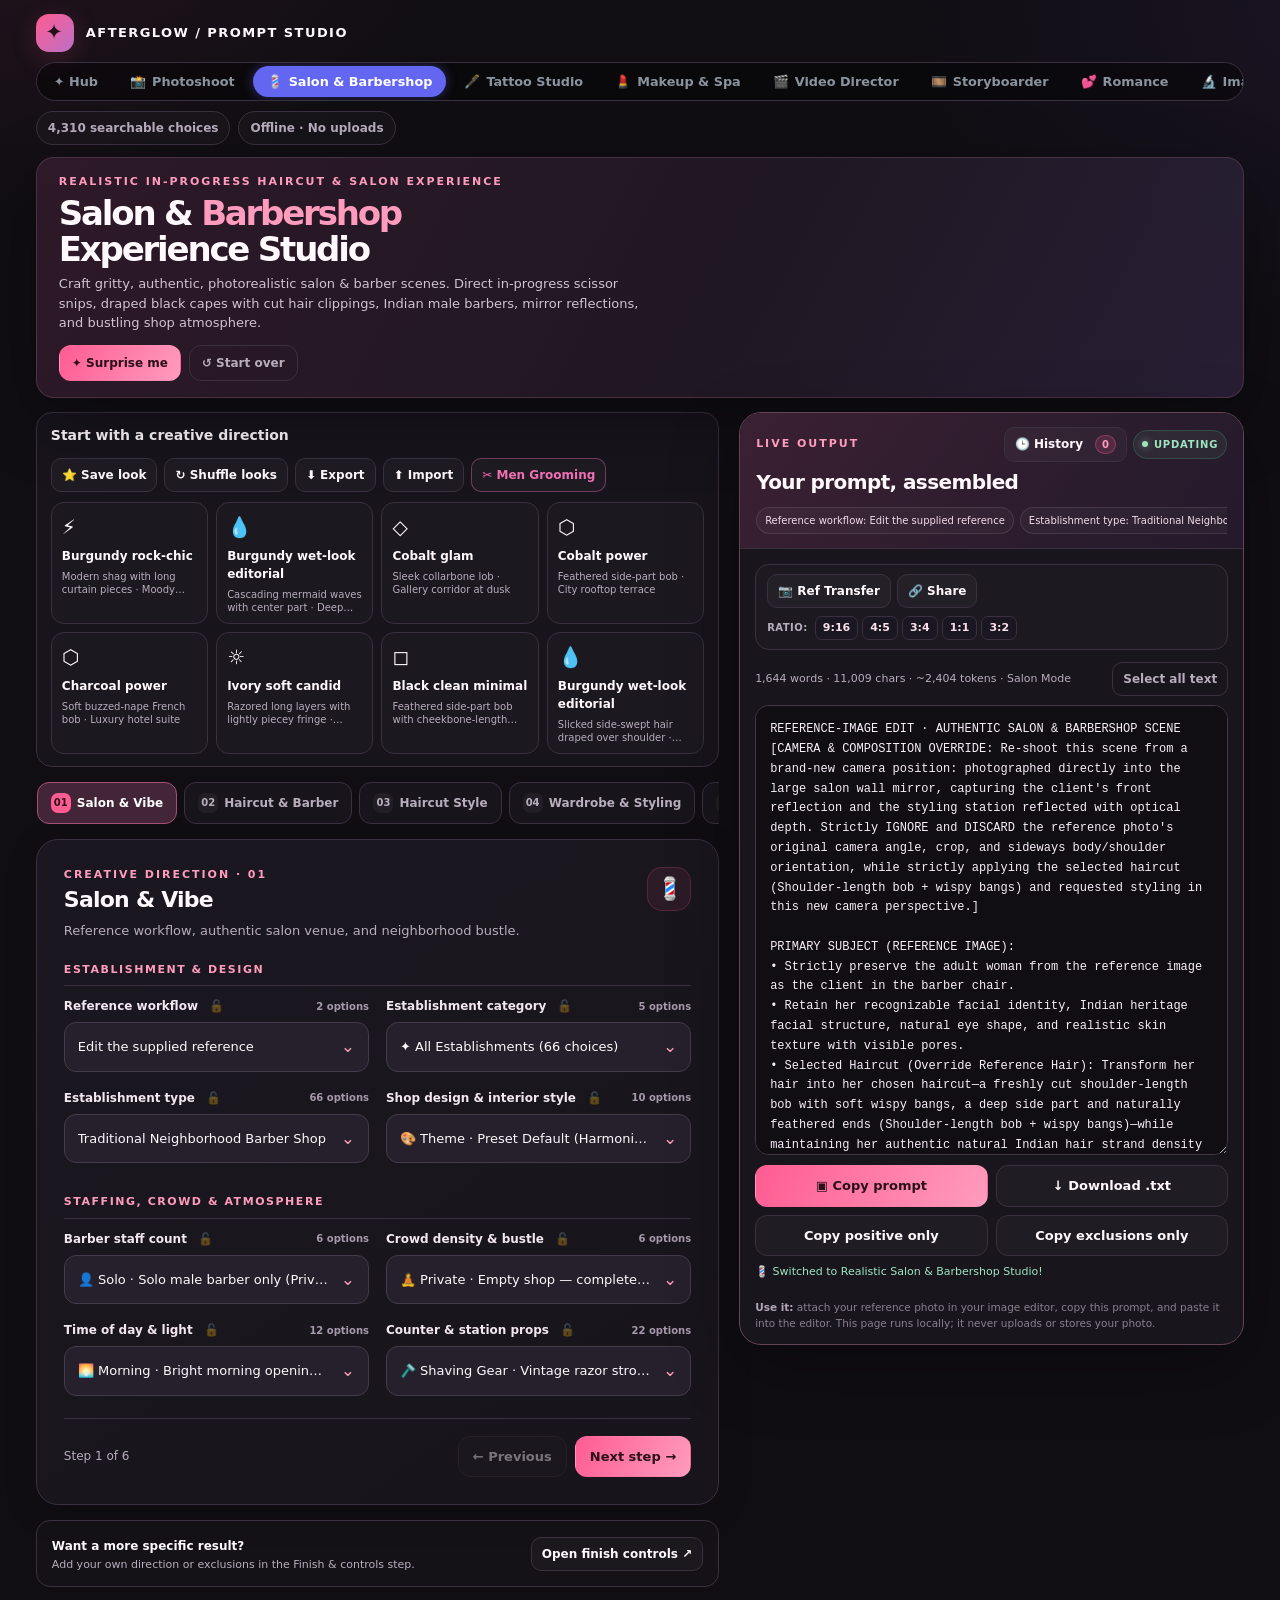
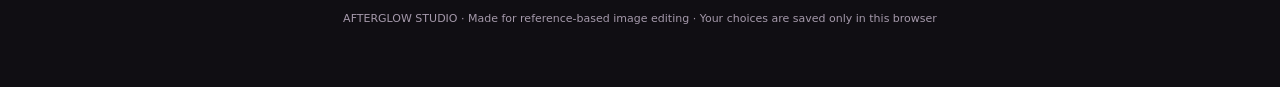
<file: salon.html>
<!doctype html>
<html lang="en">
<head>
<meta charset="utf-8">
<meta name="viewport" content="width=device-width, initial-scale=1">
<meta name="color-scheme" content="dark">
<title>Afterglow / Salon & Barbershop Experience Studio</title>
<link rel="stylesheet" href="css/shared.css">
</head>
<body>
<div class="shell">
<header class="topbar"><div class="brand"><span class="brand-mark">✦</span><span>Afterglow / Prompt Studio</span></div>
<nav class="suite-nav" aria-label="Studio Switcher">
  <a href="index.html" class="suite-nav-link" title="Afterglow Hub">✦ Hub</a>
  <a href="photoshoot.html" class="suite-nav-link"><span class="studio-btn-icon">📸</span> Photoshoot</a>
  <a href="salon.html" class="suite-nav-link active"><span class="studio-btn-icon">💈</span> Salon & Barbershop</a>
  <a href="tattoo.html" class="suite-nav-link"><span class="studio-btn-icon">🖋️</span> Tattoo Studio</a>
  <a href="makeup_spa.html" class="suite-nav-link"><span class="studio-btn-icon">💄</span> Makeup &amp; Spa</a>
  <a href="video.html" class="suite-nav-link"><span class="studio-btn-icon">🎬</span> Video Director</a>
  <a href="storyboard.html" class="suite-nav-link"><span class="studio-btn-icon">🎞️</span> Storyboarder</a>
  <a href="romance.html" class="suite-nav-link"><span class="studio-btn-icon">💕</span> Romance</a>
  <a href="image_doctor.html" class="suite-nav-link"><span class="studio-btn-icon">🔬</span> Image Doctor</a>
  <a href="gym.html" class="suite-nav-link"><span class="studio-btn-icon">🏋️</span> Gym &amp; Fitness</a>
</nav>
<div class="top-meta"><span class="pill"><span class="pill-dot"></span> Live prompt preview</span><span class="pill" id="totalOptionCount">2,600+ searchable choices</span><span class="pill">Offline · No uploads</span></div></header>
<section class="hero"><div><div class="eyebrow" id="heroEyebrow">Realistic In-Progress Haircut & Salon Experience</div><h1 id="heroTitle">Salon & <span>Barbershop</span><br>Experience Studio</h1><p id="heroDescription">Craft gritty, authentic, photorealistic salon & barber scenes. Direct in-progress scissor snips, draped black capes with cut hair clippings, Indian male barbers, mirror reflections, and bustling shop atmosphere.</p><div class="hero-actions"><button class="btn btn-primary" id="randomTop">✦ Surprise me</button><button class="btn btn-secondary" id="copyTop">▣ Copy current prompt</button><button class="btn btn-secondary" id="shareLookTop" type="button">🔗 Share look</button><button class="btn btn-quiet" id="resetTop">↺ Start over</button></div></div><aside class="hero-note"><div class="sparkle">✧ ✦ ✧</div><div><strong>Bold, not generic.</strong><p>Shape the entire shoot, not just the outfit. Every choice updates a detailed prompt in real time.</p><div class="tags"><span class="tag">Expanded hair library</span><span class="tag">Hundreds of looks</span><span class="tag">Searchable menus</span><span class="tag">Identity controls</span></div></div></aside></section>
<div class="layout"><main class="builder">
<section class="preset-strip"><div class="strip-head"><div><h2>Start with a creative direction</h2><p>Presets are starting points—you can customize every choice afterward. Every look is generated on the spot from a coherent style, setting and colour story, and new ones keep appearing. Click one to apply exactly what the card shows.</p></div><div class="strip-actions"><button class="btn btn-secondary btn-small" id="saveCustomLook" type="button">⭐ Save look</button><button class="btn btn-secondary btn-small" id="shuffleLooks" type="button">↻ Shuffle looks</button><button class="btn btn-secondary btn-small" id="exportPresetsBtn" type="button" title="Export custom looks to JSON">⬇ Export</button><button class="btn btn-secondary btn-small" id="importPresetsBtn" type="button" title="Import custom looks from JSON">⬆ Import</button><input type="file" id="importPresetsInput" accept=".json,application/json" hidden><button class="btn btn-secondary btn-small" id="btnQuickGrooming" type="button" style="border-color: rgba(244,114,182,0.4); color: #f472b6; font-weight: 600;">✂️ Men Grooming</button></div></div><div class="preset-grid" id="presets"></div></section>
<nav class="section-tabs" id="tabs" aria-label="Prompt builder sections"></nav>
<section class="step-card" id="stepCard"><div class="step-head"><div><div class="eyebrow" id="stepEyebrow">Creative direction · 01</div><h2 id="stepTitle">Hair & makeover</h2><p id="stepDescription">Choose the signature post-makeover look.</p></div><div class="step-icon" id="stepIcon">✂</div></div><div class="field-grid" id="fields"></div><div id="fineTuneArea"></div><div id="specialContent"></div><div class="step-foot"><span class="step-count" id="stepCount">Step 1 of 6</span><div class="step-buttons"><button class="btn btn-secondary" id="prevStep">← Previous</button><button class="btn btn-primary" id="nextStep">Next step →</button></div></div></section>
<section class="advanced-bar"><div><strong>Want a more specific result?</strong><small>Add your own direction or exclusions in the Finish & controls step.</small></div><button class="btn btn-secondary btn-small" id="finishJump">Open finish controls ↗</button></section>
</main>
<aside class="preview"><div class="sheet-handle hidden-desktop" id="sheetHandle"></div><div class="preview-head"><div class="preview-top"><div class="eyebrow">Live output</div><div class="preview-top-actions"><button class="btn btn-secondary btn-small" id="openHistoryBtn" type="button" title="View prompt history">🕒 History <span class="badge" id="historyBadge">0</span></button><button class="btn btn-primary btn-small hidden-desktop" id="topQuickCopy" type="button">▣ Copy</button><span class="live">Updating</span><button class="btn-quiet btn-small close-sheet hidden-desktop" id="closeDrawer" type="button">✕ Close</button></div></div><h2>Your prompt, assembled</h2><p>Change any choice. The prompt is rebuilt instantly.</p><div class="summary" id="summary"></div></div><div class="preview-body"><div class="preview-toolbar">
  <div class="toolbar-row">
    <div class="seg-control" id="modeSegControl">
      <button type="button" class="seg-btn active" id="btnSingleMode">Single shot</button>
      <button type="button" class="seg-btn" id="btnLookbookMode">✦ Lookbook 4-shot series</button>
    </div>
    <div style="display: flex; gap: 6px;">
      <button class="btn btn-secondary btn-small" id="btnToggleRefPicker" type="button" title="Reference Image & Face Direction">📷 Ref Transfer</button>
      <button class="btn btn-secondary btn-small" id="shareLookBtn" type="button" title="Copy shareable link">🔗 Share</button>
    </div>
  </div>
  <div class="ratio-row">
    <span class="ratio-label">Ratio:</span>
    <div class="ratio-chips" id="ratioChips">
      <button type="button" class="ratio-chip" data-ratio="9:16">9:16</button>
      <button type="button" class="ratio-chip" data-ratio="4:5">4:5</button>
      <button type="button" class="ratio-chip" data-ratio="3:4">3:4</button>
      <button type="button" class="ratio-chip" data-ratio="1:1">1:1</button>
      <button type="button" class="ratio-chip" data-ratio="3:2">3:2</button>
    </div>
  </div>
  <div class="shot-tabs hidden" id="shotTabs">
    <button type="button" class="shot-tab active" data-shot="all">All 4 Shots Series</button>
    <button type="button" class="shot-tab" data-shot="1">Shot 1 · Close-up</button>
    <button type="button" class="shot-tab" data-shot="2">Shot 2 · 3/4 Pose</button>
    <button type="button" class="shot-tab" data-shot="3">Shot 3 · Full Body</button>
    <button type="button" class="shot-tab" data-shot="4">Shot 4 · Detail Macro</button>
  </div>
</div>
<div class="prompt-meta"><span id="wordCount">Prompt ready</span><button class="btn btn-quiet btn-small" id="selectPrompt">Select all text</button></div><textarea class="prompt-area" id="prompt" spellcheck="false" aria-label="Generated prompt"></textarea><div class="preview-buttons"><button class="btn btn-primary" id="copy">▣ Copy prompt</button><button class="btn btn-secondary" id="download">↓ Download .txt</button><button class="btn btn-secondary" id="copyPositive" type="button">Copy positive only</button><button class="btn btn-secondary" id="copyNegative" type="button">Copy exclusions only</button></div><div class="toast" id="toast" role="status" aria-live="polite"></div></div><div class="preview-help"><strong>Use it:</strong> attach your reference photo in your image editor, copy this prompt, and paste it into the editor. This page runs locally; it never uploads or stores your photo.</div></aside></div>
<div class="drawer-backdrop" id="drawerBackdrop"></div>
<div class="mobile-bar" id="mobileBar">
  <div class="mobile-bar-info">
    <span class="mobile-stat" id="mobileWordCount">Prompt ready</span>
    <span class="mobile-sub" id="mobileSummaryMini">Afterglow</span>
  </div>
  <div class="mobile-bar-actions">
    <button class="btn btn-secondary btn-small" id="openDrawerBtn" type="button">Preview prompt ↗</button>
    <button class="btn btn-primary btn-small" id="mobileCopyBtn" type="button">▣ Copy</button>
  </div>
</div>
<button class="btn btn-primary fab" id="fab" type="button">▣ Copy prompt</button>
<div class="history-modal" id="historyModal">
  <div class="history-head">
    <div>
      <h3>Prompt History</h3>
      <p>Recent prompts and looks from this session.</p>
    </div>
    <div class="history-head-actions">
      <button class="btn-quiet btn-small" id="clearHistoryBtn" type="button">Clear</button>
      <button class="btn-quiet btn-small" id="closeHistoryBtn" type="button">✕ Close</button>
    </div>
  </div>
  <div class="history-list" id="historyList"></div>
</div>
<div class="modal-backdrop" id="historyBackdrop"></div>
<p class="fineprint">AFTERGLOW STUDIO · Made for reference-based image editing · Your choices are saved only in this browser</p>
</div>
<script>window.DEFAULT_STUDIO_MODE = "salon";</script>
<script src="js/shared-veil.js"></script>
<script src="js/shared-datasets.js"></script>
<script src="js/shared-ref-picker.js"></script>
<script src="js/studio-core.js"></script>
</body>
</html>
</file>
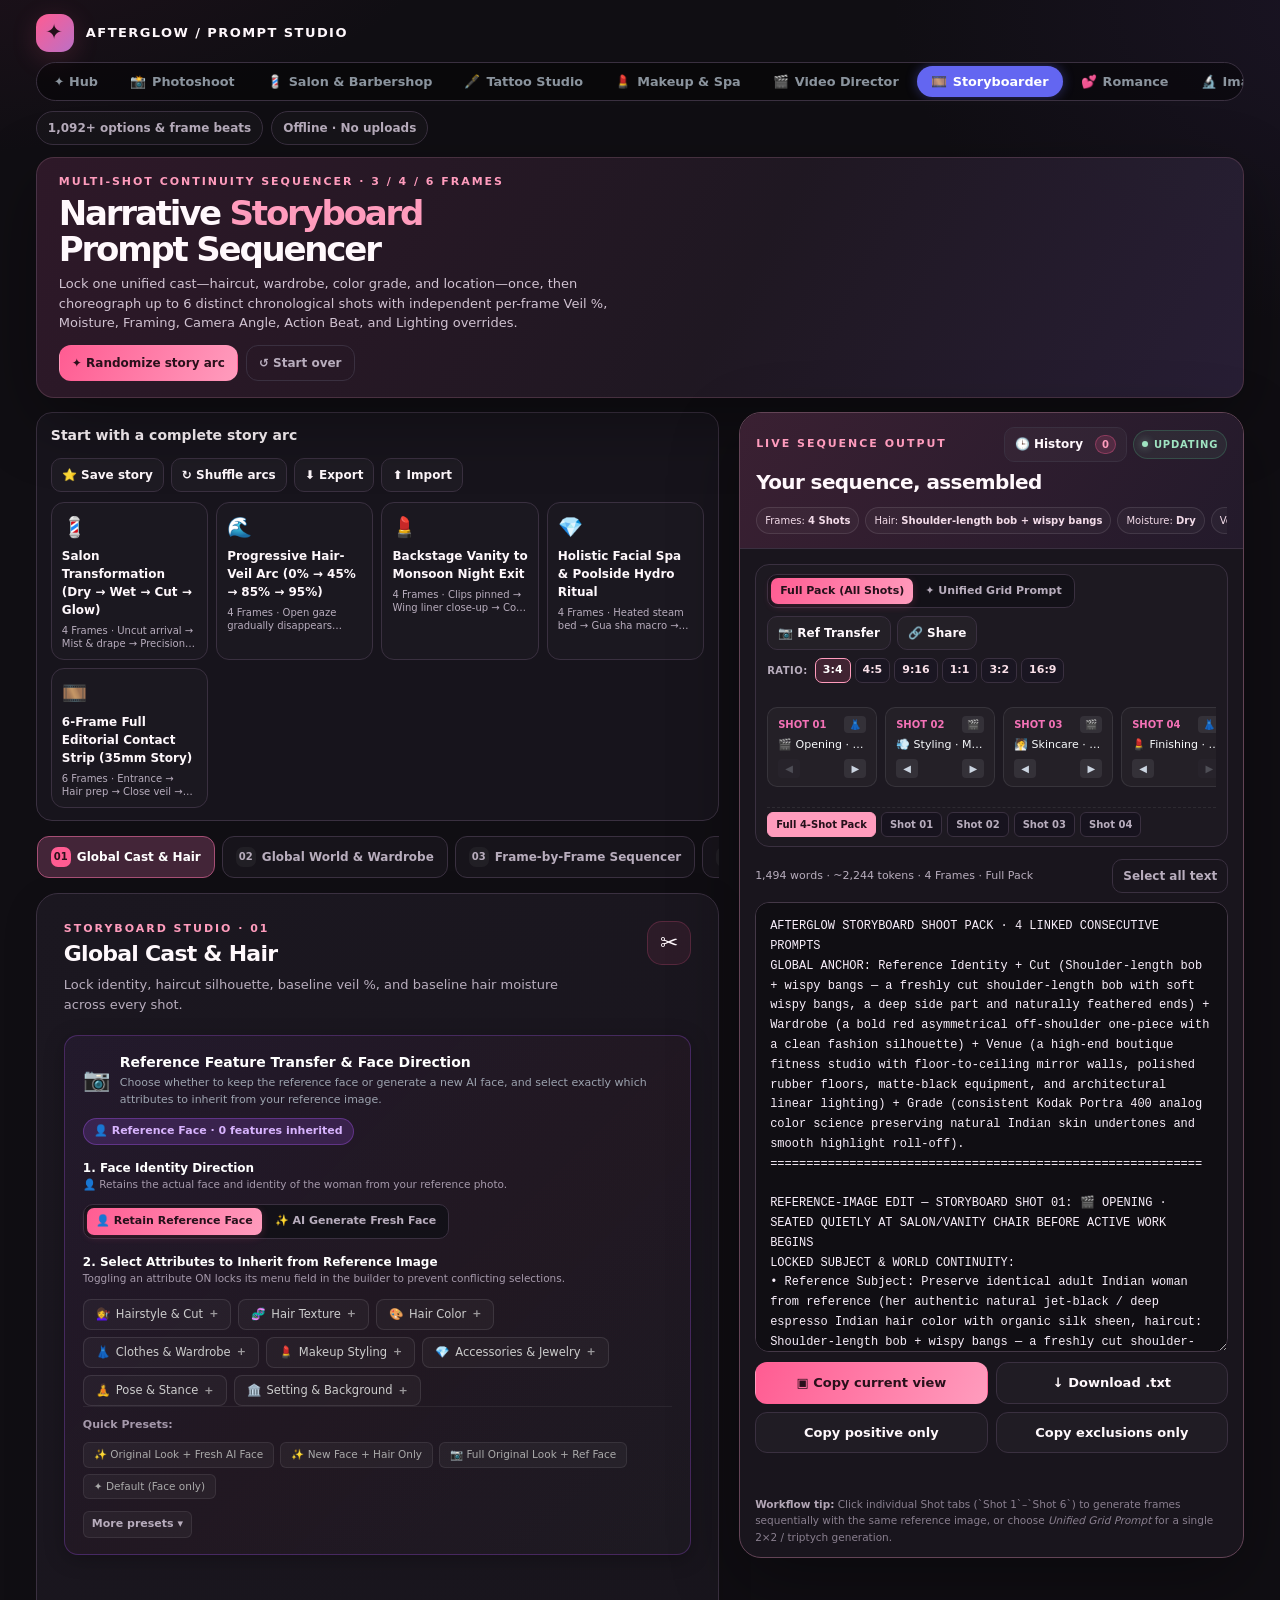
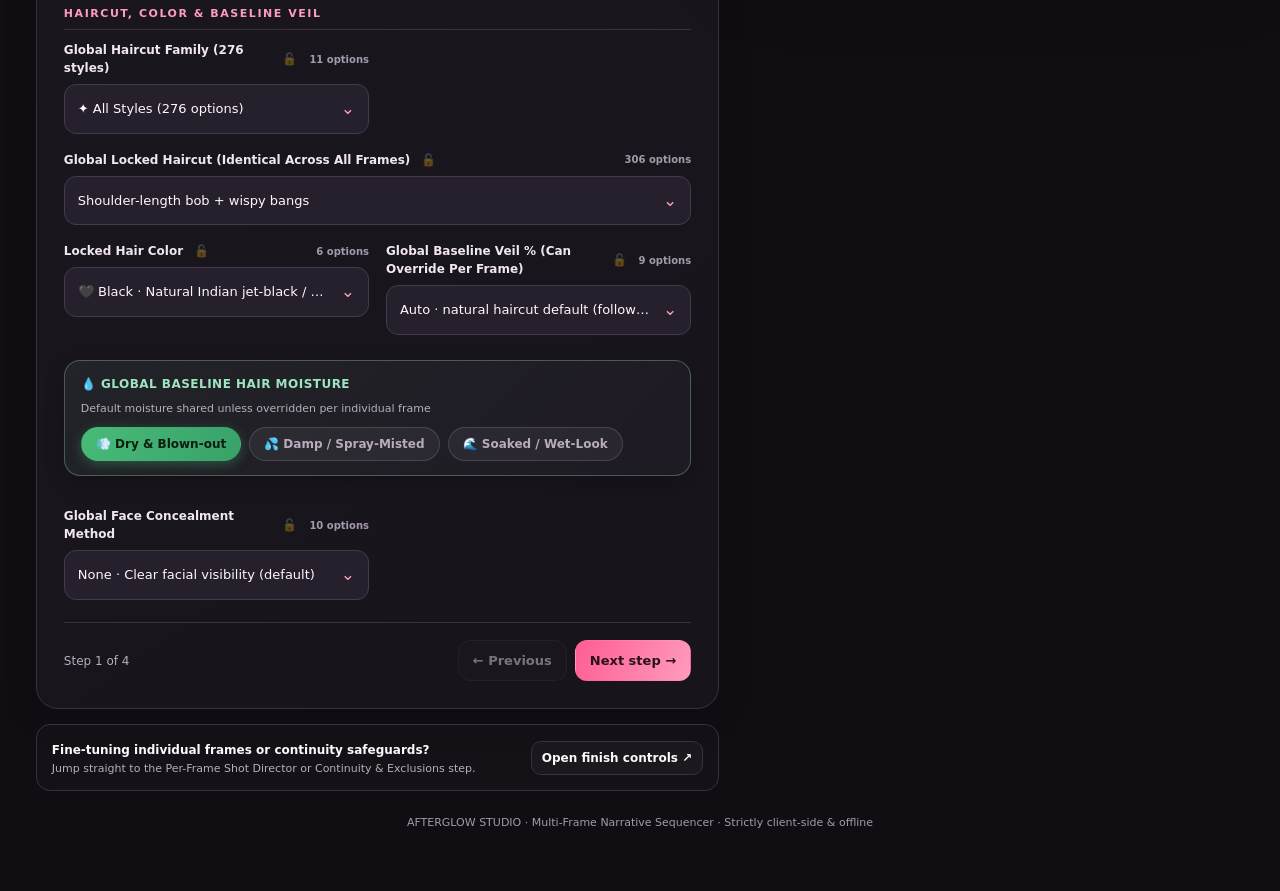
<file: storyboard.html>
<!doctype html>
<html lang="en">
<head>
<meta charset="utf-8">
<meta name="viewport" content="width=device-width, initial-scale=1">
<meta name="color-scheme" content="dark">
<title>Afterglow / Multi-Shot Narrative Storyboard Sequencer</title>
<link rel="stylesheet" href="css/shared.css">
<style>
.sb-frame-grid{display:flex;flex-direction:column;gap:14px;margin-top:8px}
.sb-frame-card{background:rgba(255,255,255,.03);border:1px solid rgba(255,255,255,.1);border-radius:14px;padding:14px 16px;display:flex;flex-direction:column;gap:10px}
.sb-frame-head{display:flex;justify-content:space-between;align-items:center;flex-wrap:wrap;gap:8px;border-bottom:1px solid rgba(255,255,255,.07);padding-bottom:8px}
.sb-frame-badge{font-size:12px;font-weight:700;color:#f472b6;letter-spacing:.04em;text-transform:uppercase}
.sb-frame-controls{display:flex;gap:6px;flex-wrap:wrap}
.sb-row-2{display:grid;grid-template-columns:1fr 1fr;gap:10px}
.sb-row-3{display:grid;grid-template-columns:1fr 1fr 1fr;gap:10px}
@media(max-width:700px){.sb-row-2,.sb-row-3{grid-template-columns:1fr}}
.sb-label{display:block;font-size:11px;font-weight:600;color:#cbd5e1;margin-bottom:4px}
.sb-select,.sb-input{width:100%;background:rgba(0,0,0,.42);border:1px solid rgba(255,255,255,.14);border-radius:8px;padding:8px 10px;color:#f8fafc;font-size:12px}
.sb-frame-toolbar{display:flex;justify-content:space-between;align-items:center;flex-wrap:wrap;gap:10px;padding:12px 14px;background:rgba(255,255,255,.025);border:1px solid rgba(255,255,255,.08);border-radius:12px;margin-bottom:10px}
.sb-filmstrip{display:flex;gap:8px;overflow-x:auto;padding:8px 0;margin:8px 0 4px 0}
.sb-film-box{flex:1 1 0;min-width:110px;background:rgba(255,255,255,.03);border:1px solid rgba(255,255,255,.09);border-radius:10px;padding:8px 10px;cursor:pointer;display:flex;flex-direction:column;gap:4px;transition:all .15s ease}
.sb-film-box:hover{background:rgba(255,255,255,.06);border-color:rgba(255,255,255,.18)}
.sb-film-box.active{border-color:var(--pink,#ec4899);background:rgba(236,72,153,.12)}
.sb-film-head{display:flex;justify-content:space-between;align-items:center;font-size:10px}
.sb-film-tag{font-weight:700;color:#f472b6;text-transform:uppercase}
.sb-film-crop{font-size:10px;color:#cbd5e1;background:rgba(255,255,255,.08);padding:1px 5px;border-radius:4px}
.sb-film-act{font-size:11px;color:#f8fafc;font-weight:500;white-space:nowrap;overflow:hidden;text-overflow:ellipsis}
.sb-film-btns{display:flex;justify-content:space-between;margin-top:2px}
.sb-film-swap-btn{background:rgba(255,255,255,.08);border:none;color:#cbd5e1;font-size:10px;padding:2px 7px;border-radius:4px;cursor:pointer}
.sb-film-swap-btn:hover:not(:disabled){background:rgba(255,255,255,.2);color:#fff}
.sb-film-swap-btn:disabled{opacity:.25;cursor:not-allowed}
</style>
</head>
<body>
<div class="shell">
<header class="topbar"><div class="brand"><span class="brand-mark">✦</span><span>Afterglow / Prompt Studio</span></div>
<nav class="suite-nav" aria-label="Studio Switcher">
  <a href="index.html" class="suite-nav-link" title="Afterglow Hub">✦ Hub</a>
  <a href="photoshoot.html" class="suite-nav-link"><span class="studio-btn-icon">📸</span> Photoshoot</a>
  <a href="salon.html" class="suite-nav-link"><span class="studio-btn-icon">💈</span> Salon &amp; Barbershop</a>
  <a href="tattoo.html" class="suite-nav-link"><span class="studio-btn-icon">🖋️</span> Tattoo Studio</a>
  <a href="makeup_spa.html" class="suite-nav-link"><span class="studio-btn-icon">💄</span> Makeup &amp; Spa</a>
  <a href="video.html" class="suite-nav-link"><span class="studio-btn-icon">🎬</span> Video Director</a>
  <a href="storyboard.html" class="suite-nav-link active"><span class="studio-btn-icon">🎞️</span> Storyboarder</a>
  <a href="romance.html" class="suite-nav-link"><span class="studio-btn-icon">💕</span> Romance</a>
  <a href="image_doctor.html" class="suite-nav-link"><span class="studio-btn-icon">🔬</span> Image Doctor</a>
  <a href="gym.html" class="suite-nav-link"><span class="studio-btn-icon">🏋️</span> Gym &amp; Fitness</a>
</nav>
<div class="top-meta"><span class="pill"><span class="pill-dot"></span> Live sequence builder</span><span class="pill" id="totalOptionCount">Loading choices…</span><span class="pill">Offline · No uploads</span></div></header>

<section class="hero">
  <div>
    <div class="eyebrow" id="heroEyebrow">Multi-Shot Continuity Sequencer · 3 / 4 / 6 Frames</div>
    <h1 id="heroTitle">Narrative <span>Storyboard</span><br>Prompt Sequencer</h1>
    <p id="heroDescription">Lock one unified cast—haircut, wardrobe, color grade, and location—once, then choreograph up to 6 distinct chronological shots with independent per-frame Veil %, Moisture, Framing, Camera Angle, Action Beat, and Lighting overrides.</p>
    <div class="hero-actions">
      <button class="btn btn-primary" id="randomTop" type="button">✦ Randomize story arc</button>
      <button class="btn btn-secondary" id="copyTop" type="button">▣ Copy current output</button>
      <button class="btn btn-secondary" id="shareLookTop" type="button">🔗 Share storyboard</button>
      <button class="btn btn-quiet" id="resetTop" type="button">↺ Start over</button>
    </div>
  </div>
  <aside class="hero-note">
    <div class="sparkle">✧ ✦ ✧</div>
    <div>
      <strong>Unbroken cast, evolving story.</strong>
      <p>Output either a single unified 2×2 / contact grid prompt or inspect and copy each individual frame (`Shot 1`–`Shot 6`) one by one while keeping identical identity across every frame.</p>
      <div class="tags">
        <span class="tag">3 / 4 / 6 Frame Packs</span>
        <span class="tag">Per-Frame Veil &amp; Moisture</span>
        <span class="tag">32 Narrative Beats</span>
        <span class="tag">Grid + Individual Prompts</span>
      </div>
    </div>
  </aside>
</section>

<div class="layout">
<main class="builder">
<section class="preset-strip">
  <div class="strip-head">
    <div>
      <h2>Start with a complete story arc</h2>
      <p>Full multi-frame progressions spanning Salon Wet-to-Dry Transformations, Progressive Hair-Veil Reveals (`0% → 45% → 85% → 100%`), MUA Vanity-to-Editorial Exits, and Tattoo Session Narratives.</p>
    </div>
    <div class="strip-actions">
      <button class="btn btn-secondary btn-small" id="saveCustomLook" type="button">⭐ Save story</button>
      <button class="btn btn-secondary btn-small" id="shuffleLooks" type="button">↻ Shuffle arcs</button>
      <button class="btn btn-secondary btn-small" id="exportPresetsBtn" type="button" title="Export custom storyboards to JSON">⬇ Export</button>
      <button class="btn btn-secondary btn-small" id="importPresetsBtn" type="button" title="Import custom storyboards from JSON">⬆ Import</button>
      <input type="file" id="importPresetsInput" accept=".json,application/json" hidden>
    </div>
  </div>
  <div class="preset-grid" id="presets"></div>
</section>

<nav class="section-tabs" id="tabs" aria-label="Storyboard sections"></nav>

<section class="step-card" id="stepCard">
  <div class="step-head">
    <div>
      <div class="eyebrow" id="stepEyebrow">Global continuity · 01</div>
      <h2 id="stepTitle">Global Hair &amp; Cast Lock</h2>
      <p id="stepDescription">Lock haircut, baseline veil %, baseline moisture, and reference identity rules shared by all frames.</p>
    </div>
    <div class="step-icon" id="stepIcon">✂</div>
  </div>
  <div class="field-grid" id="fields"></div>
  <div id="fineTuneArea"></div>
  <div id="specialContent"></div>
  <div class="step-foot">
    <span class="step-count" id="stepCount">Step 1 of 4</span>
    <div class="step-buttons">
      <button class="btn btn-secondary" id="prevStep" type="button">← Previous</button>
      <button class="btn btn-primary" id="nextStep" type="button">Next step →</button>
    </div>
  </div>
</section>

<section class="advanced-bar">
  <div>
    <strong>Fine-tuning individual frames or continuity safeguards?</strong>
    <small>Jump straight to the Per-Frame Shot Director or Continuity &amp; Exclusions step.</small>
  </div>
  <button class="btn btn-secondary btn-small" id="finishJump" type="button">Open finish controls ↗</button>
</section>
</main>

<aside class="preview">
  <div class="sheet-handle hidden-desktop" id="sheetHandle"></div>
  <div class="preview-head">
    <div class="preview-top">
      <div class="eyebrow">Live sequence output</div>
      <div class="preview-top-actions">
        <button class="btn btn-secondary btn-small" id="openHistoryBtn" type="button" title="View prompt history">🕒 History <span class="badge" id="historyBadge">0</span></button>
        <button class="btn btn-primary btn-small hidden-desktop" id="topQuickCopy" type="button">▣ Copy</button>
        <span class="live">Updating</span>
        <button class="btn-quiet btn-small close-sheet hidden-desktop" id="closeDrawer" type="button">✕ Close</button>
      </div>
    </div>
    <h2>Your sequence, assembled</h2>
    <p>Switch seamlessly between the full pack, unified collage grid, or individual frame prompts.</p>
    <div class="summary" id="summary"></div>
  </div>
  <div class="preview-body">
    <div class="preview-toolbar">
      <div class="toolbar-row">
        <div class="seg-control" id="modeSegControl">
          <button type="button" class="seg-btn active" id="btnPackMode">Full Pack (All Shots)</button>
          <button type="button" class="seg-btn" id="btnGridMode">✦ Unified Grid Prompt</button>
        </div>
        <div style="display: flex; gap: 6px;">
          <button class="btn btn-secondary btn-small" id="btnToggleRefPicker" type="button" title="Reference Image & Face Direction">📷 Ref Transfer</button>
          <button class="btn btn-secondary btn-small" id="shareLookBtn" type="button" title="Copy shareable link">🔗 Share</button>
        </div>
      </div>
      <div class="ratio-row">
        <span class="ratio-label">Ratio:</span>
        <div class="ratio-chips" id="ratioChips">
          <button type="button" class="ratio-chip" data-ratio="3:4">3:4</button>
          <button type="button" class="ratio-chip" data-ratio="4:5">4:5</button>
          <button type="button" class="ratio-chip" data-ratio="9:16">9:16</button>
          <button type="button" class="ratio-chip" data-ratio="1:1">1:1</button>
          <button type="button" class="ratio-chip" data-ratio="3:2">3:2</button>
          <button type="button" class="ratio-chip" data-ratio="16:9">16:9</button>
        </div>
      </div>
      <div class="sb-filmstrip" id="sbFilmstrip"></div>
      <div class="shot-tabs" id="shotTabs"></div>
    </div>
    <div class="prompt-meta">
      <span id="wordCount">Sequence ready</span>
      <button class="btn btn-quiet btn-small" id="selectPrompt" type="button">Select all text</button>
    </div>
    <textarea class="prompt-area" id="prompt" spellcheck="false" aria-label="Generated storyboard prompt"></textarea>
    <div class="preview-buttons">
      <button class="btn btn-primary" id="copy" type="button">▣ Copy current view</button>
      <button class="btn btn-secondary" id="download" type="button">↓ Download .txt</button>
      <button class="btn btn-secondary" id="copyPositive" type="button">Copy positive only</button>
      <button class="btn btn-secondary" id="copyNegative" type="button">Copy exclusions only</button>
    </div>
    <div class="toast" id="toast" role="status" aria-live="polite"></div>
  </div>
  <div class="preview-help"><strong>Workflow tip:</strong> Click individual Shot tabs (`Shot 1`–`Shot 6`) to generate frames sequentially with the same reference image, or choose <em>Unified Grid Prompt</em> for a single 2×2 / triptych generation.</div>
</aside>
</div>

<div class="drawer-backdrop" id="drawerBackdrop"></div>
<div class="mobile-bar" id="mobileBar">
  <div class="mobile-bar-info">
    <span class="mobile-stat" id="mobileWordCount">Ready</span>
    <span class="mobile-sub" id="mobileSummaryMini">Storyboarder</span>
  </div>
  <div class="mobile-bar-actions">
    <button class="btn btn-secondary btn-small" id="openDrawerBtn" type="button">Preview prompt ↗</button>
    <button class="btn btn-primary btn-small" id="mobileCopyBtn" type="button">▣ Copy</button>
  </div>
</div>
<button class="btn btn-primary fab" id="fab" type="button">▣ Copy output</button>

<div class="history-modal" id="historyModal">
  <div class="history-head">
    <div>
      <h3>Storyboard History</h3>
      <p>Recent sequences &amp; frame prompts copied from this session.</p>
    </div>
    <div class="history-head-actions">
      <button class="btn-quiet btn-small" id="clearHistoryBtn" type="button">Clear</button>
      <button class="btn-quiet btn-small" id="closeHistoryBtn" type="button">✕ Close</button>
    </div>
  </div>
  <div class="history-list" id="historyList"></div>
</div>
<div class="modal-backdrop" id="historyBackdrop"></div>
<p class="fineprint">AFTERGLOW STUDIO · Multi-Frame Narrative Sequencer · Strictly client-side &amp; offline</p>
</div>

<script src="js/shared-veil.js"></script>
<script src="js/shared-datasets.js"></script>
<script src="js/shared-ref-picker.js"></script>
<script>
(function(){
'use strict';

const {
  O,
  HAIR_FAMILIES, hair, hairFaceCoverageOpts,
  OUTFIT_FAMILIES, outfit,
  TOP_FAMILIES, topPieces,
  BOTTOM_FAMILIES, bottomPieces,
  midriffStylings,
  faceObfuscModeOpts
} = window.AfterglowDatasets;

const {
  parseVeilTier, detectHairArchitecture, getVeilRule,
  sanitizeHiddenFaceText, cleanClause, capFirst, stripBuzzwords, dedupeNegatives, estimateTokens,
  extractPositivePrompt, extractNegativePrompt,
  buildObfuscClause, getObfuscNegatives
} = window.AfterglowVeil;

const el = id => document.getElementById(id);
const escapeHtml = (s) => String(s).replaceAll('&', '&amp;').replaceAll('<', '&lt;').replaceAll('>', '&gt;').replaceAll('"', '&quot;');

const CAT_DISPLAY_NAMES = {
  // Venues
  fitness: '🏋️ Fitness & Athletic',
  salon_backstage: '💈 Salon & Backstage',
  spa_wellness: '🧖 Spa & Wellness',
  studio_loft: '🏙️ Studio & Loft',
  luxury_scenic: '🌅 Luxury & Scenic',
  // Hair colors
  black: '🖤 Jet-Black & Blue-Black',
  brunette: '🤎 Espresso & Brunette',
  auburn: '🧡 Auburn & Copper',
  // Color grades
  analog: '🎞️ 35mm Analog Film',
  digital: '📷 High-Fashion Digital',
  cinema: '🎬 Cinema & Nocturnal',
  editorial: '☁️ Overcast & Editorial',
  monochrome: '🏁 Fine Art Monochrome',
  couture: '💎 High-Sat Couture',
  documentary: '📹 Raw Documentary',
  // Lighting
  daylight: '☀️ Natural Daylight',
  vanity: '💡 Vanity & Practical',
  studio: '📸 Studio & Beauty Dish',
  golden: '🌅 Golden Hour',
  flash: '⚡ Direct Flash',
  moody: '🕯️ Moody & Nocturnal',
  // Wardrobe / Drape
  wardrobe: '👗 Selected Ensemble',
  cape: '💈 Salon & Barber Cape',
  spa_wrap: '🧖 Spa Towel Wrap',
  robe: '👘 Silk Kimono Robe',
  // Aspects
  portrait: '📱 Portrait & Story',
  square: '⬜ Square 1:1',
  landscape: '🖥️ Wide & Cinema',
  // Optics & Lenses
  inherit: '✦ Inherit Setup',
  telephoto: '🔭 Telephoto (85mm)',
  wide: '📐 Wide Prime (35mm)',
  standard: '👁️ Human Eye (50mm)',
  macro: '🔍 Macro Close-Up (100mm)',
  // Light twists
  rim: '✨ Backlit Rim & Glow',
  // Crops & Framing
  wide_crop: '🎬 Wide Environmental',
  medium_crop: '👗 Waist & 3/4 Medium',
  close_crop: '✨ Close Beauty Portrait',
  macro_crop: '🔍 Macro Detail Crop',
  back_crop: '👤 Back & Silhouette',
  // Angles
  ang_direct: '📷 Direct Candid Eye-Level',
  ang_side: '📐 3/4 Side Profile',
  ang_low: '🎬 Cinematic Low Angle',
  ang_high: '✨ High Beauty Angle',
  ang_rear: '👤 Rear Tracking & Silhouette',
  // Actions
  act_opening: '🎬 Opening & Arrival',
  act_razor: '🪒 Straight Razor Actions',
  act_cutting: '✂️ Scissor & Shear Cuts',
  act_styling: '💨 Heat Styling & Volume',
  act_spa_skincare: '🧖 Spa & Skincare Rituals',
  act_makeup: '💄 Makeup & Finishing',
  act_tattoo: '🖋️ Tattoo Detailing',
  act_cleanup: '🧹 Cleanup & Duster',
  act_peak: '🌊 Peak Motion & Veil',
  act_reveal: '✨ Reveal & Closing'
};

function formatCategoryName(cat){
  if(CAT_DISPLAY_NAMES[cat]) return CAT_DISPLAY_NAMES[cat];
  return cat.charAt(0).toUpperCase() + cat.slice(1);
}

function formatCategoryHeader(cat){
  const name = formatCategoryName(cat).toUpperCase();
  return `<span>${name}</span>`;
}

function filterChoices(menu, q, activeCat = 'all'){
  let shown = 0;
  const list = menu.querySelector('.option-list');
  const catBar = menu.querySelector('.select-category-bar');
  if(catBar && activeCat === 'all'){
    const activeChip = catBar.querySelector('.select-category-chip.active');
    if(activeChip) activeCat = activeChip.dataset.cat || 'all';
  }
  const query = (q || '').toLowerCase().trim();
  [...list.querySelectorAll('.choice')].forEach(b => {
    const textOk = !query || b.textContent.toLowerCase().includes(query);
    const catOk = (activeCat === 'all') || (b.dataset.cat === activeCat);
    const ok = textOk && catOk;
    b.classList.toggle('hidden', !ok);
    if(ok) shown++;
  });
  list.querySelectorAll('.choice-group-header').forEach(header => {
    let next = header.nextElementSibling;
    let hasVisible = false;
    while(next && !next.classList.contains('choice-group-header')){
      if(next.classList.contains('choice') && !next.classList.contains('hidden')){
        hasVisible = true;
        break;
      }
      next = next.nextElementSibling;
    }
    header.classList.toggle('hidden', !hasVisible);
  });
  let no = menu.querySelector('.no-results');
  if(!shown){
    if(!no){
      no = document.createElement('div');
      no.className = 'no-results';
      no.textContent = 'No matching options. Try another search.';
      list.appendChild(no);
    }
    no.classList.remove('hidden');
  } else if(no){
    no.classList.add('hidden');
  }
}

const O_list = arr => arr.map(x => O(x[0], x[1], x[2] || '', x[3] || 'all'));

const sections = [
  { id: 'sbGlobalCastSec', name: 'Global Cast & Hair', short: 'CAST', icon: '✂', desc: 'Lock identity, haircut silhouette, baseline veil %, and baseline hair moisture across every shot.' },
  { id: 'sbWorldSec', name: 'Global World & Wardrobe', short: 'WORLD', icon: '👗', desc: 'Choose unified location, full outfit or separates, color grade, lighting baseline, and ratio.' },
  { id: 'sbFramesSec', name: 'Frame-by-Frame Sequencer', short: 'FRAMES', icon: '🎞️', desc: 'Choreograph 3, 4, or 6 frames with independent Crop, Angle, Beat, Veil %, Moisture & Lighting overrides.' },
  { id: 'finish', name: 'Continuity & Controls', short: 'FINISH', icon: '✦', desc: 'Global anti-drift rules, solitary protagonist safeguards, custom notes, and exclusions.' }
];

// ==========================================
// GLOBAL CONTINUITY OPTION BANKS (EXPANDED)
// ==========================================

const sbWorldVenues = O_list([
  
  ["🏋️ Fitness · Luxury boutique fitness center & mirror-clad training studio", "a high-end boutique fitness studio with floor-to-ceiling mirror walls, polished rubber floors, matte-black equipment, and architectural linear lighting", "", "fitness"],
  ["💈 Salon · Modern Indian luxury barbershop & dark walnut styling station", "an authentic upscale Indian hair salon with dark walnut stations, warm brass bulb accents, black leather hydraulic Belmont chair, and atmospheric reflections", "", "salon_backstage"],
  ["💄 Backstage · Backstage fashion-week illuminated vanity dressing room", "an energetic fashion-week backstage vanity station lined with glowing frosted Edison bulbs, makeup brush cups, and misty steamer vapor", "", "salon_backstage"],
  ["💈 Heritage · Vintage chrome old-Bombay Irani barbershop parlor with leather Belmont chair", "an evocative vintage South Mumbai barber parlor with checkered tiles, tarnished silver trays, and tall striped barber poles", "", "salon_backstage"],
  ["✨ Runway · Milan Fashion Week black high-gloss mirrored runway & front row", "an editorial fashion catwalk floor gleaming high-gloss black under strobe flashes and blurred audience silhouettes", "", "salon_backstage"],
  ["🎬 Trailer · Art Deco velvet vanity trailer on rainy film location set", "an intimate mahogany celebrity prep trailer glowing warm amidst damp exterior set lights and hanging wardrobe garment bags", "", "salon_backstage"],
  ["🏙️ Loft · Sunlit Soho cast-iron loft studio with tall industrial windows", "a sunlit Soho loft editorial photography studio with soaring black cast-iron windows, warm hardwood floors, and sheer drifting linen drapes", "", "studio_loft"],
  ["🌿 Atelier · Boutique Soho tattoo atelier with green plants & tall daylight windows", "a bright sunlit Soho fine-line tattoo loft with weathered brick, dark cherry benchwork, indoor greenery, and macro spotlighting", "", "studio_loft"],
  ["🏙️ Apartment · Parisian Haussmann apartment suite with tall French balcony doors", "a sophisticated Parisian apartment interior with parquet wood floors, tall open French balcony doors, and diffused overcast afternoon glow", "", "studio_loft"],
  ["🏛️ Gallery · Stark brutalist concrete gallery pavilion with crisp light beams", "a monumental minimalist concrete architectural space slashed by sharp geometric afternoon sunbeams and clean shadows", "", "studio_loft"],
  ["🛁 Bath · Carrara marble master bath & rainfall glass vanity at twilight", "a serene luxury marble bathroom bathed in warm sconce twilight glow with faint bath steam and brushed gold fixtures", "", "spa_wellness"],
  ["🧖 Spa · Seoul minimalist thermal facial cabin with glowing cove light", "a tranquil Seoul holistic beauty cabin featuring warm plaster walls, ceramic botanical vessels, linen facial table, and soft amber cove glow", "", "spa_wellness"],
  ["🧖 Zen Spa · Kyoto hinoki cypress holistic spa room with glowing paper shoji screens", "a tranquil Japanese timber sanctuary lit through warm translucent rice-paper shoji screens and aromatic mist diffusers", "", "spa_wellness"],
  ["🌴 Nature · Outdoor tropical teakwood rain shower with steam rising off dark basalt", "a lush botanical outdoor rain shower framed by misting monstera leaves and glistening black volcanic stone", "", "spa_wellness"],
  ["🌃 Urban · Neon rain-soaked urban street terrace overlooking evening city lights", "a moody monsoon-slicked elevated rooftop terrace overlooking glittering city night bokeh and glossy rain puddles", "", "luxury_scenic"],
  ["🌅 Villa · Mediterranean travertine infinity pool villa at golden sunset", "an architectural coastal villa infinity pool edge with warm limestone tiles, turquoise light caustics, and late golden sunbeams", "", "luxury_scenic"],
  ["🏛️ Haveli · Opulent Rajasthani sandstone haveli courtyard & brass lanterns", "a restored Rajasthan heritage haveli veranda with intricately carved sandstone arches, warm brass lamps, and dramatic natural shadows", "", "luxury_scenic"],
  ["🍸 Lounge · Dimly lit emerald velvet speakeasy lounge with candlelight", "an atmospheric private velvet cocktail lounge bathed in moody amber candlelight and warm nocturnal highlights", "", "luxury_scenic"],
  ["🌅 Resort · Sun-warmed Santorini whitewashed cliff suite overlooking deep Aegean twilight", "white carved limestone arches framing shimmering blue Aegean twilight horizon and gentle candlelight", "", "luxury_scenic"],
  ["🌿 Greenhouse · Victorian glass greenhouse overflowing with misty ferns & botanical palms", "a humid antique cast-iron botanical conservatory bathed in diffused green-dappled skylight", "", "luxury_scenic"],
  ["🛥️ Yacht · Private teak superyacht aft deck at late sunset with shimmering sea caustics", "a sleek yacht wooden deck glowing golden under low sea horizon rays and rippling water reflections", "", "luxury_scenic"],

]);

const sbHairColors = O_list([
  
  ["🖤 Black · Natural Indian jet-black / dark espresso hair color", "her authentic natural jet-black / deep espresso Indian hair color with organic silk sheen", "", "black"],
  ["🖤 Blue-Black · Rich glossy blue-black virgin hair sheen", "saturated blue-black hair with mirror-like natural glass shine", "", "black"],
  ["🤎 Espresso · Deep espresso brunette with subtle warm chestnut dimension", "deep espresso brown hair with restrained, realistic chestnut undertones", "", "brunette"],
  ["🤎 Chocolate · Dark chocolate hair with fine caramel face-framing ribbons", "rich dark chocolate hair accented by natural subtle caramel highlights near the cheekbones", "", "brunette"],
  ["🖤 Charcoal · Ashy smoked charcoal-espresso cool tone", "neutral smoky charcoal-espresso brunette with crisp high-fashion mirror sheen", "", "brunette"],
  ["🧡 Auburn · Soft warm auburn-chestnut sunlit gloss", "refined deep mahogany-chestnut hair catching copper sheen in warm rim light", "", "auburn"],

]);

const sbColorGrades = O_list([
  
  ["🎞️ Portra 400 · Kodak Portra 400 warm organic skin fidelity", "consistent Kodak Portra 400 analog color science preserving natural Indian skin undertones and smooth highlight roll-off", "", "analog"],
  ["🎞️ Vision3 500T · Kodak Vision3 500T Anamorphic Film Emulsion", "deep cinema shadows with gentle warm practical halation around vanity bulbs and neon edges", "", "analog"],
  ["📷 Digital · Crisp High-Fashion Editorial Digital Contrast", "clean commercial magazine editorial color grade with tack-sharp pores and balanced neutrals", "", "digital"],
  ["🎬 Tungsten · Moody Warm Tungsten & Deep Shadow Cinema Grade", "rich nocturnal cinema grading balancing warm amber practicals against clean dark shadows", "", "cinema"],
  ["☁️ Overcast · Bright Overcast Scandinavian Clean Editorial", "airy, neutral true-to-life natural daylight color science with delicate silver-cool shadow depth", "", "editorial"],
  ["🏁 Ilford HP5 · Classic Silver-Gelatin Monochrome", "sculptural black-and-white editorial monochrome contrasting glossy dark hair against gleaming skin texture", "", "monochrome"],
  ["💎 Jewel-Tone · Rich Jewel-Tone Couture Magazine Spread", "vibrant architectural saturation anchored by strictly realistic natural human skin fidelity", "", "couture"],
  ["📹 Raw Doc · Raw Behind-the-Scenes Documentary True Color", "ungraded candid camera realism capturing natural mixed indoor room light truthfully", "", "documentary"],

]);

const sbGlobalLightings = O_list([
  
  ["☀️ North Window · Soft diffused north window key light + gentle ambient fill", "soft directional diffused daylight sculpting cheekbones cleanly with realistic micro-pore shadow falloff", "", "daylight"],
  ["☀️ Venetian Blind · Venetian blind graphic sunlight shadow stripes across scene", "sharply sliced warm afternoon sunlight bands raking diagonally across hair sheen, walls, and collarbones", "", "daylight"],
  ["☁️ Top Skylight · Soft overhead skylight zenith diffusion casting subtle jaw shadow", "clean top-down diffused natural skylight modeling brow ridge, collarbones, and garment folds gently", "", "daylight"],
  ["💡 Edison Vanity · Warm Hollywood Edison vanity & overhead salon lighting", "authentic warm tungsten vanity and studio practical illumination with flattering crisp eye/hair catchlights", "", "vanity"],
  ["📸 Beauty Dish · Dramatic sculpted beauty-dish studio key with soft rim separation", "controlled editorial studio key light paired with clean hair-rim backlight", "", "studio"],
  ["🌅 Golden Hour · Late-afternoon golden hour warm sidelight", "warm low-angle golden hour sidelight grazing bare collarbones and illuminating fine airborne strands", "", "golden"],
  ["⚡ 35mm Flash · Candid behind-the-scenes direct 35mm on-camera flash", "crisp direct on-camera flash aesthetic creating punchy editorial specular highlights and lived-in contrast", "", "flash"],
  ["🕯️ Candlelight Spa · Atmospheric spa candlelit glow balanced with cool twilight window fill", "two-tone moody balance pitting flickering warm candle amber against soft twilight window cool blue", "", "moody"],
  ["🌃 Neon Rain · Neon rain-street glow spilling across dark wet textures", "vibrant magenta/cyan/amber neon reflections dancing gently off rain-slicked surfaces and damp skin", "", "moody"],

]);

const sbCapesAndExtraApparel = O_list([
  
  ["👗 Selected Look · Use Global Selected Wardrobe / Separates cleanly as chosen", "", "", "wardrobe"],
  ["💈 Salon Cape · Draped in silky black waterproof salon cutting cape over chosen outfit", "wearing her chosen outfit neatly concealed beneath a fastened silky black nylon salon cutting cape with crisp neck strip", "", "cape"],
  ["💈 Barber Cape · Classic vertical pinstriped barber cape snapped snugly at collar", "draped neatly in a timeless pinstriped vintage barbershop cape folded smoothly across shoulders and lap", "", "cape"],
  ["✨ Clear Cape · Lightweight frosted matte-clear plastic beauty prep cape showing neckline underneath", "shielded cleanly in a frosted translucent lightweight salon prep cape letting collarbones and strap lines read softly through", "", "cape"],
  ["💈 White Apron · Fresh crisp white barber apron/wrap with clean cotton crêpe neck strip", "wrapped sharply in a pristine white satin-weave barbershop drape speckled lightly with dark trim clippings", "", "cape"],
  ["🧖 Spa Wrap · Wrapped in strapless cream luxury cotton spa towel wrap (bare shoulders)", "wrapped snugly above the chest in a thick plush cream cotton spa towel wrap leaving bare collarbones & shoulders exposed over her styling", "", "spa_wrap"],
  ["👘 Silk Robe · Draped in champagne silk kimono dressing robe loosely over chosen look", "layered effortlessly in a champagne mulberry-silk prep robe draped casually open near collarbones", "", "robe"],

]);

const sbAspects = O_list([
  ['📱 Portrait 3:4 · Classic portrait 3:4', 'classic 3:4 portrait aspect', '', 'portrait'],
  ['📱 Editorial 4:5 · Portrait 4:5', 'portrait 4:5 editorial frame', '', 'portrait'],
  ['📱 Story 9:16 · Vertical 9:16', 'vertical 9:16 tall frame', '', 'portrait'],
  ['⬜ Square 1:1 · Square 1:1 balanced frame', 'square 1:1 balanced frame', '', 'square'],
  ['🖥️ Landscape 3:2 · Landscape 3:2 editorial wide frame', 'landscape 3:2 editorial wide frame', '', 'landscape'],
  ['🎬 Cinema 16:9 · Cinema 16:9 aspect', 'widescreen 16:9 aspect', '', 'landscape']
]);

// ==========================================
// PER-FRAME OPTION BANKS (EXPANDED)
// ==========================================

const sbFrameCrops = O_list([
  
  ["🎬 Wide · Full room & full posture environmental establishing shot", "a wide environmental establishing composition capturing the full room architecture, light sources, and head-to-toe posture", "", "wide_crop"],
  ["👗 Medium · Three-quarter fashion framing (knees-up) highlighting garment & drape", "a three-quarter knees-up editorial framing reading garment drape, hand posture, and full haircut perimeter cleanly", "", "medium_crop"],
  ["👗 Medium · Waist-up medium candid portrait showing outfit, arms & expression", "a waist-up medium candid portrait balanced between garment construction, arm placement, and haircut movement", "", "medium_crop"],
  ["🎬 Low-Angle · Split low-angle knee-up frame looking subtly upward with commanding stature", "a slightly low-angle three-quarter frame lending quiet commanding editorial presence", "", "medium_crop"],
  ["🎬 Dynamic · Dutch-tilted 15° backstage documentary medium crop in motion", "an energetic tilted 15-degree medium frame catching hair movement and garment swirl mid-step", "", "medium_crop"],
  ["✂️ Two-Shot · Balanced frame including attending male barber/MUA hands & silhouette", "a balanced candid two-shot composition keeping the solitary female protagonist centered while clearly framing the attending male barber/MUA posture and ergonomic hand placement", "", "medium_crop"],
  ["✨ Close · Chest-up intimate beauty portrait focusing cleanly on haircut & cheekbones", "a chest-up close beauty portrait emphasizing jawline curvature, front bangs/veil, collarbone glow, and surface texture", "", "close_crop"],
  ["✨ Close · Tight jawline, lip & collarbone crop (hands holding comb/dropper/spray in frame)", "an ultra-intimate sculptural crop centering mouth curve, misted jawline, bare neck shadow, and foreground artisan hand action", "", "close_crop"],
  ["✨ Overhead · Tight overhead bird’s-eye medium framing looking down onto chair / spa pillow", "an elevated 45-degree downward perspective looking into upturned crown structure, cheekbones, and pillow linen drape", "", "close_crop"],
  ["🔍 Macro · Extreme 100mm macro detail crop (eye/veil curtain, lips, brush, ink or blade)", "an extreme 100mm f/2.8 macro close-up tight on skin micro-pores, satin hair-veil sheen, water droplets, or fine brush/tool precision", "", "macro_crop"],
  ["🔍 Macro · Ultra-tight rear hairline & undercut / fine-line neck tattoo focus shot", "a razor-sharp macro-medium framing focusing purely on clean nape haircut geometry, dangling wisps, and upper spine details", "", "macro_crop"],
  ["👤 Back · Rear over-shoulder & nape silhouette showcasing back haircut perimeter", "an intimate rear three-quarter over-the-shoulder angle showcasing the razor-crisp nape outline, crown texture, and neck contour", "", "back_crop"],

]);

const sbFrameAngles = O_list([
  
  ["📷 Eye-Level · Eye-level direct candid angle (authentic presence)", "eye-level natural camera perspective", "", "ang_direct"],
  ["✨ Reflection · Close reflection glance off frosted foreground glass pane without duplicate mirrors", "artistic layered foreground glass perspective creating subtle specular atmosphere while keeping face crisp", "", "ang_direct"],
  ["📐 3/4 Side · Three-quarter side angle sculpting jawline & front hair drape", "flattering three-quarter side angle sculpting cheekbone contour and hair drape", "", "ang_side"],
  ["📐 Profile 90° · Sideways 90° lateral profile looking away (face naturally concealed)", "a clean 90-degree lateral side-profile camera angle where the model looks away so her face stays naturally concealed while focusing on hair perimeter and neckline", "", "ang_side"],
  ["📸 POV · Over-the-shoulder intimate POV looking past barber / prop into station", "intimate over-the-shoulder framing peering cleanly past foreground hands/shoulder into the action", "", "ang_side"],
  ["📐 Shielded · Sideways concealed profile — face shielded cleanly by raised hand at temple", "a discreet side-angle perspective where the model turns away with her raised fingers lightly shielding her temple and profile cleanly from view", "", "ang_side"],
  ["🎬 Low 20° · Low raking 20° upward angle (cinematic authority)", "subtly low upward camera angle amplifying posture and silhouette", "", "ang_low"],
  ["🎬 Floor Angle · Floor-grazing extreme low-angle looking steeply upward against ceiling/sky", "dramatic low-profile camera perspective magnifying towering architectural verticality and hair volume", "", "ang_low"],
  ["✨ High 35° · High 35° slightly downward beauty angle accentuating cheekbones & veil", "clean elevated 35-degree downward beauty angle", "", "ang_high"],
  ["👤 Tracking · Three-quarter rear walking-away tracking angle focusing on swinging hair back", "a dynamic three-quarter rear camera viewpoint emphasizing moving hair ends, bare shoulders, and architectural depth", "", "ang_rear"],

]);

const sbFrameActions = O_list([
  // Opening / Arrival (8)
  ['🎬 Opening · Stepping calmly into soft doorway light & pausing before taking mark', 'pausing gracefully inside natural entry light before stepping into focus, hands resting effortlessly along coat or waist', '', 'act_opening'],
  ['🎬 Opening · Seated quietly at salon/vanity chair before active work begins', 'seated calmly in the chair inspecting the atmosphere before tools are lifted, shoulders relaxed and hair resting smoothly', '', 'act_opening'],
  ['🎬 Opening · Pinning upper waves cleanly back with matte duckbill section clips', 'sliding matte dark sectioning clips calmly beside her temples to frame cheekbones cleanly prior to styling', '', 'act_opening'],
  ['🎬 Opening · Reclined peacefully on spa pillow inhaling warm eucalyptus steam mist', 'reclining tranquil and unhurried beneath gentle backlit steam mist with relaxed neck and calm chest breathing', '', 'act_opening'],
  ['🎬 Opening · Inspecting freshly unboxed styling brushes / vanity atomizers calmly', 'leaning casually beside the station counter touching cool metallic brush handles with curious understated calm', '', 'act_opening'],
  ['🎬 Opening · Perched high on backless cutting stool holding relaxed poise with chin level', 'seated upright balanced cleanly on a low backless stool while salon staff prepare spray bottle behind', '', 'act_opening'],
  ['🎬 Opening · Resting palms smoothly on wet infinity pool stone before entering water', 'seated barefoot beside glowing turquoise pool surface catching warm sunset rays on dry pre-swim hair', '', 'act_opening'],
  ['🎬 Opening · Adjusting delicate slip/separates collar smoothly before camera rolls', 'fixing strap / neckline subtly between poses with unposed behind-the-scenes warmth', '', 'act_opening'],
  // Razor Craft (1)
  ['🪒 Razor · Female protagonist (barber) shaving male client cheek foam neatly with razor', 'female protagonist concentrating intensely in crisp haircut while guiding her straight razor cleanly along male client jawline foam', '', 'act_razor'],
  // Scissor & Shear Cuts (1)
  ['✂️ Cutting · Clean deliberate scissor snip holding damp ends taut between fingers', 'male barber holding damp hair sections flat between index and middle fingers and making precise deliberate steel-shear snips as clippings drop onto cape', '', 'act_cutting'],
  // Heat Styling & Blowouts (2)
  ['💨 Styling · Male barber misting water bottle & parting damp front bangs cleanly with comb', 'male barber spritzing fine backlit water mist over her crown while drawing a black carbon comb cleanly through sleek front hair panels', '', 'act_styling'],
  ['💨 Styling · Sliding wide round brush or flat-iron steadily down beveled ends', 'smoothing gleaming warm styling brush smoothly down beveled front layers, coaxing effortless salon C-curve movement', '', 'act_styling'],
  // Spa & Skincare Rituals (3)
  ['🧖 Skincare · Gliding cool rose-quartz gua sha / glass dropper serum up oiled jawline', 'smooth botanical oil and chilled rose-quartz gua sha stone gliding calmly upward along glowing sculpted cheekbone pores', '', 'act_spa_skincare'],
  ['🧖 Spa Towel · Pressing warm rolled lavender hot towel soothingly around jaw & temples', 'comforting steam-warmed organic linen compress cradling cheeks in serene closed-eye spa calm', '', 'act_spa_skincare'],
  ['🧖 Mask · Peeling corner of clear hydrogel sheet mask gently back off dewy jawline', 'delicate manicured fingers lifting glowing cooling mask cleanly away to expose luminous hydration underneath', '', 'act_spa_skincare'],
  // Makeup & Finishing (2)
  ['💄 Makeup · Male MUA resting pinky softly on cheek sweeping thin black winged liner', 'focused male makeup artist bracing his pinky lightly near cheek apple while pulling a continuous razor-sharp jet-black winged liner stroke', '', 'act_makeup'],
  ['💄 Finishing · Male MUA dusting fine luminous powder subtly off cheekbones with fan brush', 'artisan squirrel-hair brush diffusing feathery weightless powder glow under warm vanity bulbs cleanly', '', 'act_makeup'],
  // Tattoo Detailing (1)
  ['🖋️ Tattoo · Fine-line tattoo artist gloved hand steady against bare collarbone/spine skin', 'macro concentration as tattooed artwork on bare skin gleams beside matte black nitrile gloves aligning fine single-needle linework', '', 'act_tattoo'],
  // Cleanup & Duster (1)
  ['🧹 Duster · Barber sweeping loose cut hair clippings gently off forehead & cape shoulders', 'focused male barber using soft black boar-bristle neck duster brush along jawline and shoulders cleanly', '', 'act_cleanup'],
  // Peak Climax / Veil & Motion (9)
  ['🌊 Veil · Continuous satin front hair sweep gliding smoothly across covered eye(s)', 'rotating her chin gently 45 degrees so a continuous glossy fine-tooth-combed hair curtain drapes solidly across her eye/cheek zone', '', 'act_peak'],
  ['🌊 Motion · Running spread fingertips slowly upward through tousled curls & layers', 'threading bare splayed fingers softly under thick nape layers to shake natural voluminous bounce effortlessly into motion', '', 'act_peak'],
  ['🌊 Tuck · Tucking single damp wisp deliberately behind ear exposing cheekbone & hoop', 'delicate natural gesture tucking one glossy temple wisp behind her ear while soft shadows trace collarbone and neck', '', 'act_peak'],
  ['🌊 Motion · Stepping confidently mid-stride into warm breeze catching drenched/airy ends', 'caught candidly mid-stride as gentle crosswind billows wardrobe hem and floats separated hair tips across sunlit air', '', 'act_peak'],
  ['🌊 Shield · Raising open hand gracefully to forehead/temple concealing profile sideways', 'turned cleanly sideways with slender fingertips touching hairline/forehead gracefully, shielding frontal facial view completely', '', 'act_peak'],
  ['🌊 Mist · Fresh mist spray halo illuminating airborne droplets cleanly against rim light', 'suspended backlit halo of superfine spray mist sparking across glowing cheek micro-pores, dark hair gleam, and bare shoulders', '', 'act_peak'],
  ['🌊 Dynamic · Mid-turn hair whip catching bright flash pop against neon rain night bokeh', 'caught split-second mid-pivot as gleaming hair lengths fan gracefully out against wet city night bokeh', '', 'act_peak'],
  ['🌊 Wet · Sweeping wet slicked strands cleanly back off brow stepping out of rainfall/pool', 'gliding damp palms smoothly backward from temples so glistening dark soaked hair ribbons lie flat over shoulders', '', 'act_peak'],
  ['🌊 Clip · Unclipping final duckbill crown clip letting fresh layered bangs drop home', 'thumb and forefinger release dark sectioning clamp softly beside temple as fresh layers bounce effortlessly around jawline', '', 'act_peak'],
  // Reveal & Closing (8)
  ['✨ Reveal · Quiet knowing closed-lip smirk held in confident post-makeover stillness', 'holding unforced calm authority with an authentic tiny closed-lip smirk and luminous finish in focused light', '', 'act_reveal'],
  ['✨ Reveal · Crisp rear-to-3/4 turn showcasing sharply trimmed silhouette perimeter', 'pivoting cleanly just past three-quarter back view so the freshly sculpted haircut perimeter and neck line read razor-sharp', '', 'act_reveal'],
  ['✨ Reveal · Leaning relaxed onto marble counter / railing bathed in golden afterglow', 'leaning gently onto warm marble or architectural ledge in serene afterglow stillness, hair & outfit settled effortlessly', '', 'act_reveal'],
  ['✨ Reveal · Tranquil down-tilted veiled poise in low candlelit bokeh shadow', 'tilting chin softly downward in serene veiled mystery as dim practical bokeh dissolves behind her', '', 'act_reveal'],
  ['✨ Reveal · Direct unwavering eye-level lens stare holding sleek sculptural presence', 'straight-on fearless editorial gaze holding sharp symmetry and effortless natural posture', '', 'act_reveal'],
  ['✨ Reveal · Candid spontaneous warm laugh tilting chin softly back between final takes', 'relaxed authentic post-session joy with shoulders dropped and crinkled natural smile', '', 'act_reveal'],
  ['✨ Reveal · Walking peacefully away down illuminated corridor leaving backlit hair glow', 'striding unhurriedly toward warm deep corridor bokeh while rim light traces sculpted back silhouette', '', 'act_reveal'],
  ['✨ Reveal · Close quiet check of lip tint / hydrated dewy glow under vanity bulbs', 'soft peaceful calm admiring luminous hydrated texture as ambient vanity haze glows gently around contours', '', 'act_reveal']
]);

const sbFrameVeilOverrides = [
  O('Inherit Global Veil % (follow global setting)', 'inherit'),
  ...hairFaceCoverageOpts
];

const sbFrameMoistureOverrides = [
  O('Inherit Global Moisture', 'inherit'),
  O('💨 Dry & Blown-out', 'dry'),
  O('💦 Damp / Spray-Misted', 'damp'),
  O('🌊 Soaked / Wet-Look', 'wet')
];

const sbFrameLightTwists = [
  
  O("✦ Inherit · Follow Global Lighting Setup", "", "", "inherit"),
  O("💡 Vanity Spotlight · Warm Edison / tungsten vanity spotlight pop", "lit by close warm amber vanity bulbs illuminating hair gleam and cheekbones tightly", "", "vanity"),
  O("☀️ Window Light · Cool north window daylight catching clean skin pores", "bathed in pure cool overcast north window daylight highlighting realistic dermal texture", "", "daylight"),
  O("☀️ Window Blinds · Dramatic Venetian-blind razor sunlight shadow stripes", "slashed cleanly with high-contrast graphic window blind sunbeams across cheek & neckline", "", "daylight"),
  O("☁️ Open Shade · Overcast silvery open-shade luxury editorial softness", "diffused open-shade sky casting velvety soft wraps around jawline with zero harsh shadows", "", "daylight"),
  O("✨ Backlit Rim · Crisp backlit hair-rim glow through mist / steam haze", "framed by luminous golden rim backlighting tracing individual hair flyaways and airborne droplets", "", "rim"),
  O("⚡ Direct Flash · Direct candid 35mm on-camera paparazzi flash pop", "punctuated by crisp direct on-camera flash creating bold specular catchlights and candid energy", "", "flash"),
  O("🕯️ Candlelight · Dim atmospheric candlelight & soft warm shadow gradient", "wrapped in tranquil warm candlelit glow falling gently into deep velvet shadow", "", "moody"),
  O("🌊 Water Caustics · Shimmering turquoise water caustics bouncing across damp collarbones", "illuminated by dancing pool water light caustics rippling subtly over hydrated skin", "", "moody"),
  O("🌃 Neon Street · Magenta & cyan monsoon neon streetlamp glow on wet surfaces", "washed gently in vibrant pink/amber/cyan nocturnal neon bokeh reflecting off wet sheen", "", "moody"),

];

const sbFrameLenses = [
  O('✦ Inherit · Follow Global Lens Setup', 'inherit', '', 'inherit'),
  O('🔭 85mm f/1.4 · Telephoto Portrait (Creamy Bokeh)', '85mm f/1.4 telephoto portrait lens with shallow optical depth of field and soft background blur', '', 'telephoto'),
  O('📐 35mm f/2.0 · Environmental Prime', '35mm wide-angle prime lens capturing contextual architectural depth', '', 'wide'),
  O('👁️ 50mm f/1.2 · Natural Human Eye Prime', '50mm standard prime with organic human-eye perspective and gentle vignette', '', 'standard'),
  O('🔍 100mm f/2.8 · Macro Close-Up', '100mm f/2.8 dedicated macro lens resolving razor-sharp micro-pores, single-needle ink, and droplet textures', '', 'macro')
];

// ==========================================
// COMPLETE STORY ARC PRESETS (STARTING POINTS)
// ==========================================

function makeFrame(cropIdx, angleIdx, actIdx, veilIdx, moistIdx, lightIdx, note = '', lensIdx = 0){
  return { cropIdx, angleIdx, actIdx, veilIdx, moistIdx, lightIdx, note, lensIdx };
}

const storyArcPresets = [
  {
    id: 'salon-wet-to-dry',
    title: 'Salon Transformation (Dry → Wet → Cut → Glow)',
    sub: '4 Frames · Uncut arrival → Mist & drape → Precision snip → Blown-out reveal',
    icon: '💈',
    frameCount: 4,
    global: {
      sbVenue: sbWorldVenues[0],
      sbHair: hair.find(h => h.label.includes('Chin-length French bob')) || hair[0],
      sbHairMoisture: 'damp',
      sbVeil: hairFaceCoverageOpts[0],
      sbOutfit: outfit[0],
      wardrobeMode: 'ensemble',
      sbCapeWrap: sbCapesAndExtraApparel[1]
    },
    frames: [
      makeFrame(2, 0, 1, 1, 1, 0, 'Arrival calmly seated in cape before spray bottle arrives'),
      makeFrame(3, 1, 4, 5, 2, 2, 'Barber spritzing water mist while combing smooth front hair veil'),
      makeFrame(4, 5, 5, 4, 2, 1, 'Macro close-up on Japanese steel shears trimming clean bob baseline'),
      makeFrame(3, 1, 16, 1, 1, 2, 'Freshly blown-out dry reveal with soft closing half-smile')
    ]
  },
  {
    id: 'progressive-veil-arc',
    title: 'Progressive Hair-Veil Arc (0% → 45% → 85% → 95%)',
    sub: '4 Frames · Open gaze gradually disappears behind sleek satin hair curtain',
    icon: '🌊',
    frameCount: 4,
    global: {
      sbVenue: sbWorldVenues[2],
      sbHair: hair.find(h => h.label.includes('Hollywood')) || hair[14],
      sbHairMoisture: 'dry',
      sbVeil: hairFaceCoverageOpts[0],
      sbOutfit: outfit[1],
      wardrobeMode: 'ensemble',
      sbCapeWrap: sbCapesAndExtraApparel[0]
    },
    frames: [
      makeFrame(3, 0, 16, 1, 0, 0, 'Frame 1: 0% unobstructed clear face & relaxed eye contact'),
      makeFrame(3, 1, 10, 4, 0, 0, 'Frame 2: 40–45% glossy diagonal wave locking smoothly over left eye'),
      makeFrame(4, 3, 19, 7, 0, 3, 'Frame 3: 80–85% ZERO eyeballs/brows beneath continuous satin front sheet'),
      makeFrame(5, 4, 14, 8, 0, 5, 'Frame 4: 95–100% total veiled silhouette turned softly away')
    ]
  },
  {
    id: 'mua-to-monsoon-exit',
    title: 'Backstage Vanity to Monsoon Night Exit',
    sub: '4 Frames · Clips pinned → Wing liner close-up → Coat stride → Wet afterglow',
    icon: '💄',
    frameCount: 4,
    global: {
      sbVenue: sbWorldVenues[1],
      sbHair: hair.find(h => h.label.includes('Butterfly layers')) || hair[4],
      sbHairMoisture: 'dry',
      sbVeil: hairFaceCoverageOpts[2],
      sbOutfit: outfit[6],
      wardrobeMode: 'ensemble',
      sbCapeWrap: sbCapesAndExtraApparel[3]
    },
    frames: [
      makeFrame(2, 0, 2, 1, 1, 1, 'Pinning front butterfly curtain bangs back with matte clips in vanity'),
      makeFrame(4, 1, 7, 1, 1, 1, '100mm macro shot of male MUA steady hand drawing crisp winged eyeliner'),
      makeFrame(1, 2, 13, 3, 2, 4, 'Stepping out into wet night breeze with flash pop illuminating coat'),
      makeFrame(3, 1, 18, 4, 3, 4, 'Wet rainwater slicked strands clinging naturally across collarbone')
    ]
  },
  {
    id: 'spa-guasha-hydro',
    title: 'Holistic Facial Spa & Poolside Hydro Ritual',
    sub: '4 Frames · Heated steam bed → Gua sha macro → Wet comb-back → Golden calm',
    icon: '💎',
    frameCount: 4,
    global: {
      sbVenue: sbWorldVenues[6],
      sbHair: hair.find(h => h.label.includes('Wet-look slicked')) || hair[26],
      sbHairMoisture: 'wet',
      sbVeil: hairFaceCoverageOpts[0],
      sbOutfit: outfit[0],
      wardrobeMode: 'ensemble',
      sbCapeWrap: sbCapesAndExtraApparel[2]
    },
    frames: [
      makeFrame(2, 3, 3, 1, 2, 2, 'Reclined peacefully inhaling warm translucent eucalyptus spa steam'),
      makeFrame(4, 1, 8, 2, 2, 1, 'Macro on chilled rose-quartz gua sha gliding smoothly over dewy cheek'),
      makeFrame(3, 0, 15, 3, 3, 3, 'Backlit fine mist spritzer droplets sparkling across bare collarbones'),
      makeFrame(1, 0, 18, 2, 3, 2, 'Finished tranquil poolside terrace calm draped in clean towel/robe')
    ]
  },
  {
    id: 'six-frame-editorial-pack',
    title: '6-Frame Full Editorial Contact Strip (35mm Story)',
    sub: '6 Frames · Entrance → Hair prep → Close veil → Full silhouette → Macro → Exit',
    icon: '🎞️',
    frameCount: 6,
    global: {
      sbVenue: sbWorldVenues[9],
      sbHair: hair.find(h => h.label.includes('Mid ponytail')) || hair[10],
      sbHairMoisture: 'dry',
      sbVeil: hairFaceCoverageOpts[2],
      sbOutfit: outfit[3],
      wardrobeMode: 'separates',
      sbCapeWrap: sbCapesAndExtraApparel[0]
    },
    frames: [
      makeFrame(0, 0, 0, 1, 0, 0, 'Arrival framed inside tall Parisian French doorway'),
      makeFrame(2, 1, 12, 2, 0, 0, 'Casual mid-sentence temple strand tuck behind ear'),
      makeFrame(3, 3, 10, 5, 0, 2, 'Deep chin dip with sleek hair curtain sweeping smoothly over cheek'),
      makeFrame(1, 2, 13, 3, 0, 0, 'Three-quarter stride showing tailored separates movement cleanly'),
      makeFrame(4, 1, 11, 2, 0, 1, 'Tight macro highlighting cheekbone pores, curls & minimalist cuff'),
      makeFrame(5, 4, 17, 1, 0, 5, 'Closing rear silhouette turn showing sleek ponytail drop & neckline')
    ]
  }
];

let activeSection = 'sbGlobalCastSec';
let frameCount = 4; // 3, 4, or 6
let outputMode = 'pack'; // 'pack' | 'grid'
let activeShotTab = 'all'; // 'all' | '1'..'6'
let wardrobeMode = 'ensemble';
let globalHairMoisture = 'dry';
let lockedFields = new Set();
let customPresets = [];
let activePreset = '';
let promptHistory = [];
let customDirection = '';
let extraNegative = '';
let frames = [];

const SB_KEY = 'afterglow_storyboarder_v1';
const SB_HIST_KEY = 'afterglow_storyboarder_hist_v1';

const checkState = {
  strictIdentity: true,
  strictWardrobe: true,
  solitarySubject: true,
  naturalSkin: true,
  noText: true
};

const fields = {
  // 01 Global Cast & Hair
  sbHairCategory: { label: 'Global Haircut Family (276 styles)', opts: HAIR_FAMILIES, def: 0, section: 'sbGlobalCastSec', _grp: 'Haircut, Color & Baseline Veil' },
  sbHair: { label: 'Global Locked Haircut (Identical Across All Frames)', opts: hair, def: 0, section: 'sbGlobalCastSec', _grp: 'Haircut, Color & Baseline Veil' },
  sbHairColor: { label: 'Locked Hair Color', opts: sbHairColors, def: 0, section: 'sbGlobalCastSec', _grp: 'Haircut, Color & Baseline Veil' },
  sbVeil: { label: 'Global Baseline Veil % (Can Override Per Frame)', opts: hairFaceCoverageOpts, def: 0, section: 'sbGlobalCastSec', _grp: 'Haircut, Color & Baseline Veil' },
  sbFaceObfuscMode: { label: 'Global Face Concealment Method', opts: faceObfuscModeOpts, def: 0, section: 'sbGlobalCastSec', _grp: 'Haircut, Color & Baseline Veil' },

  // 02 Global World & Wardrobe
  sbVenue: { label: 'Global Environment & Architectural Setting', opts: sbWorldVenues, def: 0, section: 'sbWorldSec', _grp: 'World, Lighting & Cinema Grade' },
  sbGlobalLight: { label: 'Baseline Lighting Setup', opts: sbGlobalLightings, def: 0, section: 'sbWorldSec', _grp: 'World, Lighting & Cinema Grade' },
  sbColorGrade: { label: 'Unified Color Grade & Film Stock', opts: sbColorGrades, def: 0, section: 'sbWorldSec', _grp: 'World, Lighting & Cinema Grade' },
  aspect: { label: 'Sequence Image Aspect Ratio', opts: sbAspects, def: 0, section: 'sbWorldSec', _grp: 'World, Lighting & Cinema Grade' },

  sbOutfitCategory: { label: 'Global Ensemble Family', opts: OUTFIT_FAMILIES, def: 0, section: 'sbWorldSec', _grp: 'Locked Wardrobe & Draping' },
  sbOutfit: { label: 'Global Full Outfit Ensemble', opts: outfit, def: 0, section: 'sbWorldSec', _grp: 'Locked Wardrobe & Draping' },
  topCategory: { label: 'Top Piece Category', opts: TOP_FAMILIES, def: 0, section: 'sbWorldSec', _grp: 'Locked Wardrobe & Draping' },
  topPiece: { label: 'Locked Top Garment (Tees, Shirts, Sweaters, Tops)', opts: topPieces, def: 0, section: 'sbWorldSec', _grp: 'Locked Wardrobe & Draping' },
  bottomCategory: { label: 'Bottom Piece Category', opts: BOTTOM_FAMILIES, def: 0, section: 'sbWorldSec', _grp: 'Locked Wardrobe & Draping' },
  bottomPiece: { label: 'Locked Bottom Garment (Jeans, Trousers, Skirts, Shorts)', opts: bottomPieces, def: 0, section: 'sbWorldSec', _grp: 'Locked Wardrobe & Draping' },
  midriffStyling: { label: 'Waistline & Midriff Styling', opts: midriffStylings, def: 0, section: 'sbWorldSec', _grp: 'Locked Wardrobe & Draping' },
  sbCapeWrap: { label: 'Optional Prep Drape (Cape / Robe / Spa Wrap Over Outfit)', opts: sbCapesAndExtraApparel, def: 0, section: 'sbWorldSec', _grp: 'Locked Wardrobe & Draping' }
};

let values = {};
Object.keys(fields).forEach(k => { values[k] = fields[k].opts[fields[k].def || 0]; });

function initDefaultFrames(){
  frames = [
    makeFrame(2, 0, 1, 0, 0, 0, ''),
    makeFrame(3, 1, 10, 0, 0, 0, ''),
    makeFrame(4, 2, 12, 0, 0, 0, ''),
    makeFrame(1, 1, 16, 0, 0, 0, ''),
    makeFrame(3, 3, 13, 0, 0, 0, ''),
    makeFrame(5, 4, 17, 0, 0, 0, '')
  ];
}
initDefaultFrames();

function val(k){ return values[k]?.text || ''; }

function save(){
  try {
    const o = {
      fc: frameCount, om: outputMode, ast: activeShotTab, wm: wardrobeMode, hm: globalHairMoisture,
      sec: activeSection, cs: checkState, ap: activePreset, d: customDirection, n: extraNegative,
      k: [...lockedFields],
      v: Object.fromEntries(Object.entries(values).map(([k, v]) => [k, v?.label || ''])),
      fr: frames,
      u: customPresets
    };
    localStorage.setItem(SB_KEY, JSON.stringify(o));
  } catch(e){}
}

function load(){
  try {
    const o = JSON.parse(localStorage.getItem(SB_KEY) || 'null');
    if(o){
      if([3,4,6].includes(o.fc)) frameCount = o.fc;
      if(o.om === 'pack' || o.om === 'grid') outputMode = o.om;
      if(o.ast) activeShotTab = o.ast;
      if(o.wm === 'ensemble' || o.wm === 'separates') wardrobeMode = o.wm;
      if(['dry','damp','wet'].includes(o.hm)) globalHairMoisture = o.hm;
      if(o.sec && sections.some(s => s.id === o.sec)) activeSection = o.sec;
      if(o.cs) Object.assign(checkState, o.cs);
      if(o.ap) activePreset = o.ap;
      if(typeof o.d === 'string') customDirection = o.d;
      if(typeof o.n === 'string') extraNegative = o.n;
      if(Array.isArray(o.k)) lockedFields = new Set(o.k);
      if(o.v){
        Object.entries(o.v).forEach(([k, lbl]) => {
          const hit = fields[k]?.opts.find(x => x.label === lbl);
          if(hit) values[k] = hit;
        });
      }
      if(Array.isArray(o.fr) && o.fr.length >= 3) frames = o.fr.slice(0, 6);
      if(Array.isArray(o.u)) customPresets = o.u;
    }
  } catch(e){}
  try {
    promptHistory = JSON.parse(localStorage.getItem(SB_HIST_KEY) || '[]');
    if(el('historyBadge')) el('historyBadge').textContent = promptHistory.length;
  } catch(e){}
}

function renderTabs(){
  const tabs = el('tabs'); if(!tabs) return;
  tabs.innerHTML = '';
  sections.forEach((s, i) => {
    const b = document.createElement('button');
    b.type = 'button';
    b.className = 'tab' + (s.id === activeSection ? ' active' : '');
    b.dataset.section = s.id;
    b.innerHTML = `<span class="tab-no">0${i+1}</span>${s.name}`;
    b.addEventListener('click', () => goSection(s.id));
    tabs.appendChild(b);
  });
}

function goSection(secId){
  activeSection = secId;
  const s = sections.find(x => x.id === secId); if(!s) return;
  const idx = sections.indexOf(s);
  el('stepEyebrow').textContent = `Storyboard studio · 0${idx+1}`;
  el('stepTitle').textContent = s.name;
  el('stepDescription').textContent = s.desc;
  el('stepIcon').textContent = s.icon;
  el('stepCount').textContent = `Step ${idx+1} of ${sections.length}`;
  if(el('prevStep')){ el('prevStep').disabled = idx === 0; el('prevStep').style.opacity = idx === 0 ? '.42' : '1'; }
  if(el('nextStep')) el('nextStep').textContent = (idx === sections.length - 1) ? '← Back to top' : 'Next step →';
  renderTabs(); renderFields(); save();
}

function filterChoices(menu, q){
  let shown = 0;
  const list = menu.querySelector('.option-list');
  [...list.querySelectorAll('.choice')].forEach(b => {
    const ok = b.textContent.toLowerCase().includes(q.toLowerCase());
    b.classList.toggle('hidden', !ok); if(ok) shown++;
  });
  let no = menu.querySelector('.no-results');
  if(!shown){ if(!no){ no = document.createElement('div'); no.className='no-results'; no.textContent='No matching options.'; list.appendChild(no); } }
  else if(no) no.remove();
}

function updateCustom(custom, id){
  const curr = custom.querySelector('.current');
  const isRefLocked = !!(window.AfterglowRefPicker && window.AfterglowRefPicker.isFieldLocked(id));
  if(curr){
    if(isRefLocked){
      curr.textContent = '📷 Preserved from Reference Photo';
    } else if(values[id]){
      curr.textContent = values[id].label;
    }
  }
  custom.querySelectorAll('.choice').forEach(b => {
    const act = !isRefLocked && fields[id].opts[Number(b.dataset.index)] === values[id];
    b.classList.toggle('selected', act);
    const old = b.querySelector('.checkmark'); if(old) old.remove();
    if(act){ const cm = document.createElement('span'); cm.className='checkmark'; cm.textContent='✓ '; b.prepend(cm); }
  });
}

function getFilteredOpts(id, f){
  let vis = f.opts;
  if(id === 'sbHair' && values.sbHairCategory && values.sbHairCategory.text !== 'all') vis = f.opts.filter(o => o.cat === values.sbHairCategory.text);
  else if(id === 'sbOutfit' && values.sbOutfitCategory && values.sbOutfitCategory.text !== 'all') vis = f.opts.filter(o => o.cat === values.sbOutfitCategory.text);
  else if(id === 'topPiece' && values.topCategory && values.topCategory.text !== 'all') vis = f.opts.filter(o => o.cat === values.topCategory.text);
  else if(id === 'bottomPiece' && values.bottomCategory && values.bottomCategory.text !== 'all') vis = f.opts.filter(o => o.cat === values.bottomCategory.text);
  if(!vis.length) vis = f.opts;
  if(!vis.includes(values[id])) values[id] = vis[0];
  return vis;
}

function createFieldElement(id, f){
  const wrap = document.createElement('div');
  wrap.className = 'field' + (['sbHair', 'sbVenue', 'sbOutfit', 'sbCapeWrap'].includes(id) ? ' full' : '');

  const isRefLocked = !!(window.AfterglowRefPicker && window.AfterglowRefPicker.isFieldLocked(id));
  if(isRefLocked){
    wrap.classList.add('ref-locked');
  }

  const lab = document.createElement('div'); lab.className = 'label-row';
  const tw = document.createElement('div'); tw.className = 'label-title-wrap';
  const label = document.createElement('label'); label.textContent = f.label;
  const isL = lockedFields.has(id);
  const lockBtn = document.createElement('button'); lockBtn.type = 'button'; lockBtn.className = 'lock-btn' + (isL ? ' locked' : ''); lockBtn.innerHTML = isL ? '🔒' : '🔓';
  lockBtn.addEventListener('click', () => { if(lockedFields.has(id)) lockedFields.delete(id); else lockedFields.add(id); save(); renderFields(); });
  tw.append(label, lockBtn);

  if(isRefLocked){
    const badge = document.createElement('span');
    badge.className = 'ref-locked-badge';
    badge.textContent = '📷 From Ref Photo';
    tw.appendChild(badge);

    const unlockBtn = document.createElement('button');
    unlockBtn.type = 'button';
    unlockBtn.className = 'btn-ref-unlock';
    unlockBtn.textContent = '✕ Unlock';
    unlockBtn.title = 'Unlock to choose custom choice from menu';
    unlockBtn.addEventListener('click', (e) => {
      e.stopPropagation();
      const feat = window.AfterglowRefPicker.getFeatureForField(id);
      if(feat){
        window.AfterglowRefPicker.setFeature(feat, false);
        renderFields();
        buildPrompt();
        toast(`Unlocked ${f.label} from reference inheritance`);
      }
    });
    tw.appendChild(unlockBtn);
  }

  const visibleOpts = getFilteredOpts(id, f);
  const count = document.createElement('span'); count.className = 'option-count'; count.textContent = visibleOpts.length + ' options';
  lab.append(tw, count);

  const custom = document.createElement('div');
  custom.className = 'custom-select';
  custom.dataset.id = id;

  const trigger = document.createElement('button');
  trigger.type = 'button';
  trigger.className = 'select-trigger';
  trigger.setAttribute('aria-expanded', 'false');
  trigger.innerHTML = `<span class="current"></span><span class="chevron">⌄</span>`;
  trigger.querySelector('.current').textContent = values[id]?.label || '';

  const menu = document.createElement('div');
  menu.className = 'select-menu';
  menu.innerHTML = `<input class="select-search" type="search" placeholder="Search ${f.label.toLowerCase()}…"><div class="option-list"></div>`;
  const list = menu.querySelector('.option-list');

  const cats = [...new Set(visibleOpts.map(o => o.cat).filter(Boolean))];
  if(cats.length >= 2){
    const catBar = document.createElement('div');
    catBar.className = 'select-category-bar';
    const allChip = document.createElement('button');
    allChip.type = 'button';
    allChip.className = 'select-category-chip active';
    allChip.dataset.cat = 'all';
    allChip.textContent = `✦ All (${visibleOpts.length})`;
    catBar.appendChild(allChip);

    cats.forEach(c => {
      const count = visibleOpts.filter(opt => opt.cat === c).length;
      const chip = document.createElement('button');
      chip.type = 'button';
      chip.className = 'select-category-chip';
      chip.dataset.cat = c;
      chip.textContent = `${formatCategoryName(c)} (${count})`;
      catBar.appendChild(chip);
    });

    catBar.addEventListener('click', (e) => {
      const chip = e.target.closest('.select-category-chip');
      if(!chip) return;
      catBar.querySelectorAll('.select-category-chip').forEach(c => c.classList.remove('active'));
      chip.classList.add('active');
      const selectedCat = chip.dataset.cat || 'all';
      const searchInp = menu.querySelector('.select-search');
      filterChoices(menu, searchInp ? searchInp.value : '', selectedCat);
    });
    menu.insertBefore(catBar, list);
  }

  // Populate choices (category grouped)
  const createChoiceButton = (o) => {
    const b = document.createElement('button');
    b.type = 'button';
    b.className = 'choice' + (values[id] === o ? ' selected' : '');
    b.dataset.index = f.opts.indexOf(o);
    if(o.cat) b.dataset.cat = o.cat;

    if(o.label.includes(' · ')){
      const [t, ...sub] = o.label.split(' · ');
      b.innerHTML = `<span class="choice-title">${escapeHtml(t)}</span><span class="choice-subtitle">${escapeHtml(sub.join(' · '))}</span>`;
    } else if(o.label.includes(' — ')){
      const [t, ...sub] = o.label.split(' — ');
      b.innerHTML = `<span class="choice-title">${escapeHtml(t)}</span><span class="choice-subtitle">${escapeHtml(sub.join(' — '))}</span>`;
    } else {
      b.innerHTML = `<span class="choice-title">${escapeHtml(o.label)}</span>`;
    }

    b.addEventListener('click', () => {
      values[id] = o;
      if(id === 'sbHairCategory' && o.text !== 'all'){ const m = fields.sbHair.opts.find(x => x.cat === o.text); if(m) values.sbHair = m; }
      else if(id === 'sbOutfitCategory' && o.text !== 'all'){ const m = fields.sbOutfit.opts.find(x => x.cat === o.text); if(m) values.sbOutfit = m; }
      else if(id === 'topCategory' && o.text !== 'all'){ const m = fields.topPiece.opts.find(x => x.cat === o.text); if(m) values.topPiece = m; }
      else if(id === 'bottomCategory' && o.text !== 'all'){ const m = fields.bottomPiece.opts.find(x => x.cat === o.text); if(m) values.bottomPiece = m; }
      updateCustom(custom, id);
      custom.classList.remove('open');
      trigger.setAttribute('aria-expanded','false');
      if(id.endsWith('Category')) renderFields();
      buildPrompt();
    });
    return b;
  };

  if (cats.length >= 2) {
    cats.forEach(c => {
      const catOpts = visibleOpts.filter(o => o.cat === c);
      if (!catOpts.length) return;
      const grp = document.createElement('div');
      grp.className = 'choice-group-header';
      grp.dataset.cat = c;
      grp.innerHTML = formatCategoryHeader(c);
      list.appendChild(grp);
      catOpts.forEach(o => list.appendChild(createChoiceButton(o)));
    });
    const misc = visibleOpts.filter(o => !o.cat || o.cat === 'all');
    misc.forEach(o => list.appendChild(createChoiceButton(o)));
  } else {
    visibleOpts.forEach(o => list.appendChild(createChoiceButton(o)));
  }

  const searchInput = menu.querySelector('.select-search');
  searchInput.addEventListener('input', e => {
    filterChoices(menu, e.target.value);
  });

  trigger.addEventListener('click', e => {
    e.stopPropagation();
    if(window.AfterglowRefPicker && window.AfterglowRefPicker.isFieldLocked(id)){
      toast('Inherited from reference image. Click "Unlock" on the label to choose from menu.');
      return;
    }
    const wasOpen = custom.classList.contains('open');
    document.querySelectorAll('.custom-select.open').forEach(x => {
      x.classList.remove('open');
      x.querySelector('.select-trigger')?.setAttribute('aria-expanded', 'false');
    });
    if(!wasOpen){
      custom.classList.add('open');
      trigger.setAttribute('aria-expanded', 'true');
      searchInput.value = '';
      filterChoices(menu, '');
      setTimeout(() => searchInput.focus(), 50);
    }
  });

  custom.append(trigger, menu); wrap.append(lab, custom); updateCustom(custom, id); return wrap;
}

function renderFrameDirector(){
  const sp = el('specialContent'); if(!sp) return;
  const bar = document.createElement('div');
  bar.className = 'sb-frame-toolbar';
  bar.innerHTML = `
    <div>
      <strong style="font-size:13px;color:#fff;display:block;">Sequence Length (${frameCount} Shots)</strong>
      <span style="font-size:11px;color:#94a3b8;">Choose 3-panel triptych, 4-shot 2×2 story, or 6-frame contact strip.</span>
    </div>
    <div class="seg-control" style="display:flex;background:rgba(0,0,0,0.45);padding:3px;border-radius:8px;gap:4px;">
      <button type="button" class="seg-btn ${frameCount===3?'active':''}" data-fc="3" style="padding:6px 12px;font-size:11px;border:none;border-radius:6px;cursor:pointer;background:${frameCount===3?'var(--pink,#ec4899)':'transparent'};color:#fff;font-weight:600;">3 Frames</button>
      <button type="button" class="seg-btn ${frameCount===4?'active':''}" data-fc="4" style="padding:6px 12px;font-size:11px;border:none;border-radius:6px;cursor:pointer;background:${frameCount===4?'var(--pink,#ec4899)':'transparent'};color:#fff;font-weight:600;">4 Frames</button>
      <button type="button" class="seg-btn ${frameCount===6?'active':''}" data-fc="6" style="padding:6px 12px;font-size:11px;border:none;border-radius:6px;cursor:pointer;background:${frameCount===6?'var(--pink,#ec4899)':'transparent'};color:#fff;font-weight:600;">6 Frames</button>
    </div>`;
  bar.querySelectorAll('[data-fc]').forEach(b => b.addEventListener('click', () => {
    frameCount = Number(b.dataset.fc);
    if(activeShotTab !== 'all' && Number(activeShotTab) > frameCount) activeShotTab = 'all';
    renderFields(); buildPrompt();
  }));
  sp.appendChild(bar);

  const grid = document.createElement('div');
  grid.className = 'sb-frame-grid';

  for(let idx = 0; idx < frameCount; idx++){
    const fr = frames[idx] || makeFrame(2,0,1,0,0,0,'');
    const card = document.createElement('div');
    card.className = 'sb-frame-card';
    card.dataset.frameIdx = idx;

    const optsHtml = (arr, sel) => {
      const cats = [...new Set(arr.map(o => o.cat).filter(Boolean))];
      if(cats.length >= 2){
        return cats.map(c => {
          const groupItems = arr.map((o, i) => ({ o, i })).filter(item => item.o.cat === c);
          const groupName = formatCategoryName(c).toUpperCase();
          const optionsStr = groupItems.map(({ o, i }) => `<option value="${i}" ${i === sel ? 'selected' : ''}>${escapeHtml(o.label)}</option>`).join('');
          return `<optgroup label="${groupName}">${optionsStr}</optgroup>`;
        }).join('');
      }
      return arr.map((o, i) => `<option value="${i}" ${i===sel?'selected':''}>${escapeHtml(o.label)}</option>`).join('');
    };

    card.innerHTML = `
      <div class="sb-frame-head">
        <span class="sb-frame-badge">Shot 0${idx+1} · Narrative Beat</span>
        <div class="sb-frame-controls">
          <button type="button" class="btn btn-quiet btn-small sb-up" ${idx===0?'disabled':''} title="Move Earlier">↑</button>
          <button type="button" class="btn btn-quiet btn-small sb-down" ${idx===frameCount-1?'disabled':''} title="Move Later">↓</button>
          <button type="button" class="btn btn-secondary btn-small sb-roll" title="Randomize this frame">🎲 Roll shot</button>
        </div>
      </div>
      <div class="sb-row-2">
        <div>
          <label class="sb-label">Shot Framing &amp; Crop</label>
          <select class="sb-select sb-crop">${optsHtml(sbFrameCrops, fr.cropIdx)}</select>
        </div>
        <div>
          <label class="sb-label">Camera Angle</label>
          <select class="sb-select sb-angle">${optsHtml(sbFrameAngles, fr.angleIdx)}</select>
        </div>
      </div>
      <div>
        <label class="sb-label">Action &amp; Story Progression</label>
        <select class="sb-select sb-action">${optsHtml(sbFrameActions, fr.actIdx)}</select>
      </div>
      <div class="sb-row-3">
        <div>
          <label class="sb-label">Frame Veil % Override</label>
          <select class="sb-select sb-veil">${optsHtml(sbFrameVeilOverrides, fr.veilIdx)}</select>
        </div>
        <div>
          <label class="sb-label">Frame Moisture Override</label>
          <select class="sb-select sb-moist">${optsHtml(sbFrameMoistureOverrides, fr.moistIdx)}</select>
        </div>
        <div>
          <label class="sb-label">Lighting Accent Twist</label>
          <select class="sb-select sb-light">${optsHtml(sbFrameLightTwists, fr.lightIdx)}</select>
        </div>
      </div>
      <div class="sb-row-2">
        <div>
          <label class="sb-label">Frame Lens Override</label>
          <select class="sb-select sb-lens">${optsHtml(sbFrameLenses, fr.lensIdx || 0)}</select>
        </div>
        <div>
          <label class="sb-label">Optional Shot Note (Props, gaze tweak, hand position)</label>
          <input type="text" class="sb-input sb-note" placeholder="e.g., chin tilted subtly downward catching silver mist bottle glow…" value="${(fr.note||'').replace(/"/g,'&quot;')}">
        </div>
      </div>
    `;

    card.querySelector('.sb-crop').addEventListener('change', e => { fr.cropIdx = Number(e.target.value); buildPrompt(); });
    card.querySelector('.sb-angle').addEventListener('change', e => { fr.angleIdx = Number(e.target.value); buildPrompt(); });
    card.querySelector('.sb-action').addEventListener('change', e => { fr.actIdx = Number(e.target.value); buildPrompt(); });
    card.querySelector('.sb-veil').addEventListener('change', e => { fr.veilIdx = Number(e.target.value); buildPrompt(); });
    card.querySelector('.sb-moist').addEventListener('change', e => { fr.moistIdx = Number(e.target.value); buildPrompt(); });
    card.querySelector('.sb-light').addEventListener('change', e => { fr.lightIdx = Number(e.target.value); buildPrompt(); });
    card.querySelector('.sb-lens').addEventListener('change', e => { fr.lensIdx = Number(e.target.value); buildPrompt(); });
    card.querySelector('.sb-note').addEventListener('input', e => { fr.note = e.target.value; buildPrompt(); });

    card.querySelector('.sb-roll').addEventListener('click', () => {
      fr.cropIdx = Math.floor(Math.random() * sbFrameCrops.length);
      fr.angleIdx = Math.floor(Math.random() * sbFrameAngles.length);
      fr.actIdx = Math.floor(Math.random() * sbFrameActions.length);
      renderFields(); buildPrompt(); toast(`🎲 Rolled fresh direction for Shot 0${idx+1}`);
    });
    card.querySelector('.sb-up').addEventListener('click', () => {
      if(idx > 0){ [frames[idx-1], frames[idx]] = [frames[idx], frames[idx-1]]; renderFields(); buildPrompt(); }
    });
    card.querySelector('.sb-down').addEventListener('click', () => {
      if(idx < frameCount-1){ [frames[idx], frames[idx+1]] = [frames[idx+1], frames[idx]]; renderFields(); buildPrompt(); }
    });

    grid.appendChild(card);
  }
  sp.appendChild(grid);
}

function renderFields(){
  const host = el('fields'); const sp = el('specialContent');
  if(!host || !sp) return;
  host.innerHTML = ''; sp.innerHTML = '';

  if(window.AfterglowRefPicker && activeSection === 'sbGlobalCastSec'){
    host.appendChild(window.AfterglowRefPicker.createRefPickerCard(() => {
      if(window.AfterglowRefPicker?.getFaceMode() === 'ai_generated'){
        checkState.strictIdentity = false;
      }
      renderFields();
      buildPrompt();
    }));
  }

  if(activeSection === 'sbWorldSec'){
    const isSep = (wardrobeMode === 'separates');
    const sw = document.createElement('div');
    sw.className = 'wardrobe-mode-card';
    sw.style.cssText = 'grid-column:1/-1;margin:0 0 16px 0;padding:14px 16px;background:rgba(255,255,255,0.03);border:1px solid rgba(255,255,255,0.08);border-radius:12px;';
    sw.innerHTML = `
      <div style="display:flex;justify-content:space-between;align-items:center;flex-wrap:wrap;gap:10px;">
        <div><strong style="font-size:13px;color:#fff;display:block;">Global Locked Wardrobe Mode</strong><span style="font-size:11px;color:#999;">Choose one ensemble or two-piece separates worn consistently across every frame.</span></div>
        <div class="seg-control" style="display:flex;background:rgba(0,0,0,0.4);padding:3px;border-radius:8px;gap:4px;">
          <button type="button" class="seg-btn ${!isSep?'active':''}" id="btnSbEnsemble" style="padding:6px 14px;font-size:11px;border:none;border-radius:6px;cursor:pointer;background:${!isSep?'var(--pink,#ec4899)':'transparent'};color:#fff;font-weight:600;">👗 Full Ensembles</button>
          <button type="button" class="seg-btn ${isSep?'active':''}" id="btnSbSeparates" style="padding:6px 14px;font-size:11px;border:none;border-radius:6px;cursor:pointer;background:${isSep?'var(--pink,#ec4899)':'transparent'};color:#fff;font-weight:600;">👚 Separates</button>
        </div>
      </div>`;
    sw.querySelector('#btnSbEnsemble').addEventListener('click', () => { wardrobeMode = 'ensemble'; renderFields(); buildPrompt(); });
    sw.querySelector('#btnSbSeparates').addEventListener('click', () => { wardrobeMode = 'separates'; renderFields(); buildPrompt(); });
    host.appendChild(sw);
  }

  let secFields = Object.keys(fields).filter(k => fields[k].section === activeSection);
  if(activeSection === 'sbWorldSec'){
    secFields = wardrobeMode === 'separates'
      ? secFields.filter(k => !['sbOutfitCategory', 'sbOutfit'].includes(k))
      : secFields.filter(k => !['topCategory', 'topPiece', 'bottomCategory', 'bottomPiece', 'midriffStyling'].includes(k));
  }

  let lastGrp = '';
  secFields.forEach(id => {
    const f = fields[id];
    if(f._grp && f._grp !== lastGrp){
      lastGrp = f._grp;
      const g = document.createElement('h3'); g.className = 'grp'; g.textContent = lastGrp; host.appendChild(g);
    }
    host.appendChild(createFieldElement(id, f));
    if(id === 'sbVeil' && activeSection === 'sbGlobalCastSec'){
      const mCard = document.createElement('div');
      mCard.className = 'moisture-toggle-card'; mCard.id = 'moistureToggleCard';
      mCard.innerHTML = `<div class="moisture-header"><span class="moisture-label">💧 Global Baseline Hair Moisture</span><span class="moisture-hint">Default moisture shared unless overridden per individual frame</span></div>`;
      const pw = document.createElement('div'); pw.className = 'moisture-pills';
      [{id:'dry',l:'💨 Dry & Blown-out'},{id:'damp',l:'💦 Damp / Spray-Misted'},{id:'wet',l:'🌊 Soaked / Wet-Look'}].forEach(opt => {
        const b = document.createElement('button'); b.type='button'; b.className='moisture-pill'+(globalHairMoisture===opt.id?' active':'');
        b.dataset.moisture = opt.id; b.textContent = opt.l;
        b.addEventListener('click', () => { globalHairMoisture = opt.id; pw.querySelectorAll('.moisture-pill').forEach(x => x.classList.toggle('active', x.dataset.moisture === opt.id)); buildPrompt(); });
        pw.appendChild(b);
      });
      mCard.appendChild(pw); host.appendChild(mCard);
    }
  });

  if(activeSection === 'sbFramesSec'){
    renderFrameDirector();
  } else if(activeSection === 'finish'){
    sp.innerHTML = `
      <div class="field-card" style="margin-top:16px;padding:16px;background:rgba(255,255,255,0.02);border:1px solid rgba(255,255,255,0.08);border-radius:12px;">
        <h3 style="font-size:14px;margin:0 0 12px 0;color:#f1f5f9;">Global Series Continuity Safeguards</h3>
        <div style="display:grid;grid-template-columns:repeat(auto-fit,minmax(250px,1fr));gap:10px;margin-bottom:16px;">
          <label class="toggle-pill" style="display:${window.AfterglowRefPicker?.getFaceMode() === 'ai_generated' ? 'none' : 'flex'};align-items:center;gap:8px;font-size:12px;cursor:pointer;"><input type="checkbox" id="chkSId" ${checkState.strictIdentity?'checked':''}> Strict Reference Face Across Every Shot</label>
          <label class="toggle-pill" style="display:flex;align-items:center;gap:8px;font-size:12px;cursor:pointer;"><input type="checkbox" id="chkSWard" ${checkState.strictWardrobe?'checked':''}> Strict Haircut &amp; Wardrobe Continuity</label>
          <label class="toggle-pill" style="display:flex;align-items:center;gap:8px;font-size:12px;cursor:pointer;"><input type="checkbox" id="chkSSol" ${checkState.solitarySubject?'checked':''}> Solitary Female Protagonist Rule</label>
          <label class="toggle-pill" style="display:flex;align-items:center;gap:8px;font-size:12px;cursor:pointer;"><input type="checkbox" id="chkSSkin" ${checkState.naturalSkin?'checked':''}> Natural Skin Micro-Pores (Zero Retouch)</label>
          <label class="toggle-pill" style="display:flex;align-items:center;gap:8px;font-size:12px;cursor:pointer;"><input type="checkbox" id="chkSText" ${checkState.noText?'checked':''}> Zero Graphic Panel Text or Logos</label>
        </div>
        <div style="display:grid;grid-template-columns:1fr 1fr;gap:12px;">
          <div>
            <label for="customDirInput" style="display:block;font-size:12px;font-weight:600;color:#cbd5e1;margin-bottom:6px;">Series Story Note</label>
            <textarea id="customDirInput" rows="3" placeholder="e.g., maintain identical small nose stud in shots 1 and 2…" style="width:100%;border-radius:10px;padding:10px;background:rgba(0,0,0,0.35);border:1px solid rgba(255,255,255,0.12);color:#f8fafc;font-size:12px;">${customDirection.replace(/</g,'&lt;')}</textarea>
          </div>
          <div>
            <label for="extraNegInput" style="display:block;font-size:12px;font-weight:600;color:#cbd5e1;margin-bottom:6px;">Global Series Exclusions</label>
            <textarea id="extraNegInput" rows="3" placeholder="e.g., mismatched outfit color between frames, inconsistent haircut length…" style="width:100%;border-radius:10px;padding:10px;background:rgba(0,0,0,0.35);border:1px solid rgba(255,255,255,0.12);color:#f8fafc;font-size:12px;">${extraNegative.replace(/</g,'&lt;')}</textarea>
          </div>
        </div>
      </div>`;
    [['chkSId','strictIdentity'],['chkSWard','strictWardrobe'],['chkSSol','solitarySubject'],['chkSSkin','naturalSkin'],['chkSText','noText']].forEach(([cid,k]) => {
      el(cid)?.addEventListener('change', e => { checkState[k] = e.target.checked; buildPrompt(); });
    });
    el('customDirInput')?.addEventListener('input', e => { customDirection = e.target.value; buildPrompt(); });
    el('extraNegInput')?.addEventListener('input', e => { extraNegative = e.target.value; buildPrompt(); });
  }
}

document.addEventListener('click', e => {
  if(!e.target.closest('.custom-select')) document.querySelectorAll('.custom-select.open').forEach(c => { c.classList.remove('open'); c.querySelector('.select-trigger').setAttribute('aria-expanded','false'); });
});

function promptExportName(defaultName, studioSlug, optName) {
  let title;
  if (typeof optName === 'string' && optName.trim()) {
    title = optName.trim();
  } else {
    const chosen = prompt('Name for this preset export (or bundle):', defaultName);
    if (chosen === null) return null; // Clean abort
    title = chosen.trim() || defaultName;
  }
  const slug = title.toLowerCase().replace(/[^a-z0-9_-]+/g, '-').replace(/^-+|-+$/g, '') || studioSlug;
  return { title, filename: `afterglow-${studioSlug}-${slug}.json` };
}

function summarizePresetChanges(preset, prevValues, fieldDefs) {
  const changes = [];
  const allSettings = [];
  const source = preset.set || preset.values || preset.edits || preset.global || {};

  Object.entries(source).forEach(([k, val]) => {
    const fld = fieldDefs ? fieldDefs[k] : null;
    const newLbl = typeof val === 'object' && val !== null ? (val.label || val.text || '') : String(val || '').trim();
    if (!newLbl) return;
    const oldVal = prevValues ? prevValues[k] : null;
    const oldLbl = typeof oldVal === 'object' && oldVal !== null ? (oldVal.label || oldVal.text || '') : String(oldVal || '').trim();

    const cleanFieldName = fld?.label?.replace(/\s*\(.*?\)/, '')?.replace(/^[^\w\s]+\s*/, '')?.trim() || k;
    allSettings.push(`${cleanFieldName}: “${newLbl}”`);

    if (!prevValues || newLbl !== oldLbl) {
      changes.push(`${cleanFieldName} → “${newLbl}”`);
    }
  });

  const moisture = preset.sbHairMoisture || preset.global?.sbHairMoisture;
  if (moisture) {
    allSettings.push(`Hair Moisture: ${moisture}`);
    if (!prevValues || moisture !== prevValues._moisture) {
      changes.push(`Hair Moisture → ${moisture}`);
    }
  }

  const wardrobe = preset.wardrobeMode || preset.global?.wardrobeMode;
  if (wardrobe) {
    allSettings.push(`Wardrobe: ${wardrobe}`);
    if (!prevValues || wardrobe !== prevValues._wardrobeMode) {
      changes.push(`Wardrobe → ${wardrobe}`);
    }
  }

  if (preset.frameCount) {
    allSettings.push(`Sequence: ${preset.frameCount} frames`);
    if (!prevValues || preset.frameCount !== prevValues._frameCount) {
      changes.push(`Sequence → ${preset.frameCount} frames`);
    }
  }

  return { changes, allSettings };
}

function showAppliedPresetBanner(presetTitle, diffResult, containerSelector = '.preset-strip', onSavePreset = null) {
  const host = document.querySelector(containerSelector);
  if (!host) return;
  const old = host.querySelector('.applied-preset-diff');
  if (old) old.remove();

  const changes = Array.isArray(diffResult) ? diffResult : (diffResult?.changes || []);
  const allSettings = Array.isArray(diffResult) ? diffResult : (diffResult?.allSettings || changes);

  const isMatching = changes.length === 0;
  const itemsToShow = isMatching ? allSettings : changes;
  if (!itemsToShow || !itemsToShow.length) return;

  const banner = document.createElement('div');
  banner.className = 'applied-preset-diff';
  const displayItems = itemsToShow.slice(0, 8);
  const remainingCount = itemsToShow.length - displayItems.length;
  const listHtml = displayItems.map(item => `<span>${item}</span>`).join(' &nbsp;·&nbsp; ') +
    (remainingCount > 0 ? ` &nbsp;·&nbsp; <em>(+${remainingCount} more)</em>` : '');

  const titleHtml = isMatching
    ? `Applied: ${presetTitle || 'Preset'} (All settings match current studio configuration)`
    : `Applied: ${presetTitle || 'Preset'} (${changes.length} setting${changes.length === 1 ? '' : 's'} updated)`;

  banner.innerHTML = `
    <span class="diff-icon">✦</span>
    <div class="diff-content">
      <div class="diff-title">${titleHtml}</div>
      <p class="diff-list">${listHtml}</p>
    </div>
    <div class="diff-actions">
      ${onSavePreset ? '<button type="button" class="diff-save-btn">★ Save to presets</button>' : ''}
      <button type="button" class="diff-close" title="Dismiss" aria-label="Dismiss diff banner">✕</button>
    </div>
  `;

  if (onSavePreset) {
    const saveBtn = banner.querySelector('.diff-save-btn');
    if (saveBtn) {
      saveBtn.addEventListener('click', () => {
        const ok = onSavePreset();
        if (ok) {
          saveBtn.disabled = true;
          saveBtn.classList.add('saved');
          saveBtn.textContent = '✓ Saved in library';
        }
      });
    }
  }

  banner.querySelector('.diff-close').addEventListener('click', () => banner.remove());

  const grid = host.querySelector('.preset-grid, #presets, #customPresets');
  if (grid) {
    host.insertBefore(banner, grid);
  } else {
    host.appendChild(banner);
  }
}

function renderPresets(){
  const host = el('presets'); if(!host) return;
  host.innerHTML = '';
  customPresets.forEach(p => {
    const esc = s => String(s || '').replace(/&/g, '&amp;').replace(/</g, '&lt;').replace(/>/g, '&gt;').replace(/"/g, '&quot;');
    const b = document.createElement('div'); b.setAttribute('role', 'button'); b.setAttribute('tabindex', '0');
    b.className = 'preset custom-preset' + (p.id === activePreset ? ' active' : '');
    b.innerHTML = `<div style="display:flex;align-items:center;width:100%"><span class="preset-icon">${esc(p.icon||'⭐')}</span><strong style="overflow:hidden;text-overflow:ellipsis;white-space:nowrap">${esc(p.title)}</strong><button type="button" class="preset-del" data-del="${esc(p.id)}">✕</button></div><small>${esc(p.sub||'Custom Story')}</small>`;
    const activate = e => {
      if(e.target && e.target.closest('.preset-del')){ customPresets = customPresets.filter(x => x.id !== p.id); save(); renderPresets(); return; }
      applyStoryPreset(p);
    };
    b.addEventListener('click', activate);
    b.addEventListener('keydown', e => { if(e.key === 'Enter' || e.key === ' '){ e.preventDefault(); activate(e); } });
    host.appendChild(b);
  });
  storyArcPresets.forEach(p => {
    const b = document.createElement('button'); b.type = 'button';
    b.className = 'preset' + (p.id === activePreset ? ' active' : '');
    b.innerHTML = `<span class="preset-icon">${p.icon}</span><strong>${p.title}</strong><small>${p.sub}</small>`;
    b.addEventListener('click', () => { applyStoryPreset(p); });
    host.appendChild(b);
  });
}

function applyStoryPreset(p){
  const prevValues = Object.assign({}, values);
  prevValues._moisture = globalHairMoisture;
  prevValues._wardrobeMode = wardrobeMode;
  prevValues._frameCount = frameCount;

  activePreset = p.id;
  if(p.frameCount) frameCount = p.frameCount;
  if(p.global){
    if(p.global.wardrobeMode) wardrobeMode = p.global.wardrobeMode;
    if(p.global.sbHairMoisture) globalHairMoisture = p.global.sbHairMoisture;
    Object.entries(p.global).forEach(([k, v]) => {
      if(fields[k] && v && !lockedFields.has(k)){
        values[k] = typeof v === 'string' ? (fields[k].opts.find(o => o.label === v) || values[k]) : v;
      }
    });
  }
  if(Array.isArray(p.frames)){
    p.frames.forEach((f, i) => { if(f) frames[i] = Object.assign({}, f); });
  }
  activeShotTab = 'all';
  renderPresets(); renderFields(); buildPrompt();

  const diffResult = summarizePresetChanges(p, prevValues, fields);
  showAppliedPresetBanner(p.title, diffResult, '.preset-strip');
  if (diffResult.changes.length) {
    const summaryText = diffResult.changes.slice(0, 3).join(' · ');
    const moreText = diffResult.changes.length > 3 ? ` (+${diffResult.changes.length - 3} more)` : '';
    toast(`✓ Applied “${p.title}”! Updated: ${summaryText}${moreText}`);
  } else {
    toast(`✓ Applied “${p.title}”! All settings match current studio configuration.`);
  }
}

// ==========================================
// STORYBOARD PROMPT ENGINE
// ==========================================

function resolveFrameDetails(idx){
  const fr = frames[idx] || makeFrame(0,0,0,0,0,0,'',0);
  const crop = sbFrameCrops[fr.cropIdx] || sbFrameCrops[0];
  const angle = sbFrameAngles[fr.angleIdx] || sbFrameAngles[0];
  const action = sbFrameActions[fr.actIdx] || sbFrameActions[0];
  const veilOverride = sbFrameVeilOverrides[fr.veilIdx] || sbFrameVeilOverrides[0];
  const moistOverride = sbFrameMoistureOverrides[fr.moistIdx] || sbFrameMoistureOverrides[0];
  const lightTwist = sbFrameLightTwists[fr.lightIdx] || sbFrameLightTwists[0];
  const lensOverride = sbFrameLenses[fr.lensIdx || 0] || sbFrameLenses[0];
  const lensText = (lensOverride && lensOverride.text !== 'inherit') ? lensOverride.text : (val('sbLens') || val('sbGlobalLens') || val('sbFocalLens') || 'natural 50mm editorial lens');

  const hairText = val('sbHair');
  const hairArch = detectHairArchitecture(values.sbHair, hairText);
  const effVeilOpt = (veilOverride.text === 'inherit') ? values.sbVeil : veilOverride;
  const veilTier = parseVeilTier(effVeilOpt?.label || '');
  const veilRuleObj = getVeilRule(veilTier, hairArch);

  const effMoist = (moistOverride.text === 'inherit') ? globalHairMoisture : moistOverride.text;
  const moistStr = effMoist === 'wet'
    ? 'thoroughly soaked wet hair hanging in heavy ribbons clinging cleanly to temples and nape'
    : (effMoist === 'damp'
      ? 'freshly spray-misted damp strands with fine droplets and cool sheen'
      : 'completely dry blown-out hair with natural bounce and airy movement');

  const sbObfuscMode = values.sbFaceObfuscMode?.text || 'none';
  const hasSbObfusc = (sbObfuscMode !== 'none' && sbObfuscMode !== 'hair_veil');
  const isConcealed = /conceal|shield|lateral side-profile|looking away/i.test(angle.label + ' ' + action.label) || ['65_70','80_85','95_100'].includes(veilTier) || hasSbObfusc;
  const cleanAct = isConcealed ? sanitizeHiddenFaceText(action.text, true, veilTier, sbObfuscMode) : action.text;
  const sbObfuscClause = buildObfuscClause(sbObfuscMode, hairArch);

  return {
    idx: idx + 1,
    crop, angle, action, cleanAct,
    effVeilOpt, veilTier, veilRuleObj,
    effMoist, moistStr,
    lensText,
    lightText: lightTwist.text ? lightTwist.text : val('sbGlobalLight'),
    note: fr.note ? fr.note.trim() : '',
    isConcealed,
    sbObfuscClause,
    hasSbObfusc
  };
}

function buildShotPrompt(det, globalCtx){
  const refDirectives = window.AfterglowRefPicker?.getPromptDirectives({ studio: 'storyboard', veilTier: det.veilTier, hideEyes: det.isConcealed, obfuscMode: values.sbFaceObfuscMode?.text || 'none' });
  const isAiFace = refDirectives?.isAiFace;
  const shotHeader = isAiFace
    ? `${refDirectives?.headerPrefix || 'AI-GENERATED FACE WITH SELECTIVE REFERENCE TRANSFER'} — STORYBOARD SHOT 0${det.idx}: ${det.action.label.toUpperCase()}`
    : `REFERENCE-IMAGE EDIT — STORYBOARD SHOT 0${det.idx}: ${det.action.label.toUpperCase()}`;
  const subjectLine = isAiFace
    ? `• AI-Generated Protagonist: Fresh autonomous face with selective transfer: ${refDirectives.summaryText} (${globalCtx.hairCol}, haircut: ${globalCtx.hairStr}).`
    : `• Reference Subject: Preserve identical adult Indian woman from reference (${globalCtx.hairCol}, haircut: ${globalCtx.hairStr}).`;
  const cleanSbText = (t) => {
    let s = t || '';
    if(isAiFace && typeof sanitizeForAiFace === 'function') s = sanitizeForAiFace(s);
    if(det.isConcealed && typeof sanitizeHiddenFaceText === 'function') s = sanitizeHiddenFaceText(s, true, det.veilTier, values.sbFaceObfuscMode?.text || 'none');
    return s;
  };
  const extraRefBullets = (!isAiFace && refDirectives?.hasAnyFeature)
    ? ['hairTexture', 'hairColor', 'makeup', 'accessories', 'pose'].map(fKey => window.AfterglowRefPicker?.isFeatureInherited(fKey) ? refDirectives.primaryBullets.find(b => b.includes(window.AfterglowRefPicker.FEATURES[fKey]?.label)) : '').filter(Boolean)
    : [];

  const lines = [
    (isAiFace && refDirectives?.frontLoadedSubject) ? refDirectives.frontLoadedSubject : '',
    shotHeader,
    '',
    'LOCKED SUBJECT & WORLD CONTINUITY:',
    subjectLine,
    ...(isAiFace && refDirectives?.primaryBullets?.length ? refDirectives.primaryBullets : extraRefBullets),
    `• Locked Apparel: ${globalCtx.wardrobeFull}.`,
    `• Setting: ${globalCtx.venue}. Color grade: ${globalCtx.grade}.`,
    '',
    `FRAME 0${det.idx} CHOREOGRAPHY & STATE:`,
    `• Framing & Optics: ${cleanSbText(det.crop.text)} captured from ${cleanSbText(det.angle.text)} with ${det.lensText}.`,
    `• Moment & Action: ${cleanSbText(det.cleanAct)}.`,
    `• Active Hair Moisture: ${det.moistStr}.`,
    det.sbObfuscClause ? `• Face Privacy: ${det.sbObfuscClause}` : '',
    det.effVeilOpt?.text ? `• Facial Veil Coverage: ${det.effVeilOpt.text}.` : '',
    det.veilRuleObj?.strict ? `• STRICT VEIL ENFORCEMENT: ${det.veilRuleObj.strict}` : '',
    `• Lighting & Ratio: ${cleanSbText(det.lightText)}. Aspect ratio: ${globalCtx.aspect}.`,
    det.note ? `• Director Note: ${cleanSbText(det.note)}` : '',
    globalCtx.customDir ? `• Series Note: ${globalCtx.customDir}` : '',
    '',
    'CONTINUITY & REALISM SAFEGUARDS:',
    globalCtx.checks.map(c => '• ' + c).join('\n'),
    (isAiFace && refDirectives?.closingMandate) ? `\n${refDirectives.closingMandate}` : '',
    '',
    'AVOID / NEGATIVE GUIDANCE:',
    dedupeNegatives(globalCtx.getNegatives(det)).map(n => '• ' + n).join('\n')
  ].filter(Boolean);
  return lines.join('\n').replace(/\n{3,}/g, '\n\n');
}

function renderFilmstrip(resolved){
  const stripEl = el('sbFilmstrip');
  if(!stripEl) return;
  stripEl.innerHTML = '';
  resolved.forEach((d, idx) => {
    const box = document.createElement('div');
    const isAct = (activeShotTab === String(d.idx));
    box.className = 'sb-film-box' + (isAct ? ' active' : '');
    const cropLabel = d.crop.label.split(' ')[0] || `Shot 0${d.idx}`;
    box.innerHTML = `
      <div class="sb-film-head">
        <span class="sb-film-tag">Shot 0${d.idx}</span>
        <span class="sb-film-crop">${cropLabel}</span>
      </div>
      <div class="sb-film-act" title="${d.action.label}">${d.action.label}</div>
      <div class="sb-film-btns">
        <button type="button" class="sb-film-swap-btn" data-swap="prev" ${idx === 0 ? 'disabled' : ''} title="Move Earlier">◀</button>
        <button type="button" class="sb-film-swap-btn" data-swap="next" ${idx === frameCount - 1 ? 'disabled' : ''} title="Move Later">▶</button>
      </div>
    `;
    box.addEventListener('click', (e) => {
      if(e.target.closest('.sb-film-swap-btn')) return;
      activeShotTab = String(d.idx);
      buildPrompt();
    });
    box.querySelector('[data-swap="prev"]')?.addEventListener('click', (e) => {
      e.stopPropagation();
      if(idx > 0){
        [frames[idx - 1], frames[idx]] = [frames[idx], frames[idx - 1]];
        renderFields();
        buildPrompt();
        toast(`◀ Swapped Shot 0${idx} & Shot 0${idx + 1}`);
      }
    });
    box.querySelector('[data-swap="next"]')?.addEventListener('click', (e) => {
      e.stopPropagation();
      if(idx < frameCount - 1){
        [frames[idx], frames[idx + 1]] = [frames[idx + 1], frames[idx]];
        renderFields();
        buildPrompt();
        toast(`▶ Swapped Shot 0${idx + 1} & Shot 0${idx + 2}`);
      }
    });
    stripEl.appendChild(box);
  });
}

function buildPrompt(){
  const hairText = val('sbHair');
  const hairLabel = values.sbHair?.label || 'cut';
  const hairCol = val('sbHairColor');
  const venue = val('sbVenue');
  const grade = val('sbColorGrade');
  const aspectText = val('aspect');
  const capeWrap = val('sbCapeWrap');

  const baseWardrobe = (wardrobeMode === 'separates')
    ? `a modern two-piece separates outfit featuring ${val('topPiece')} with ${val('bottomPiece')} (${val('midriffStyling')})`
    : val('sbOutfit');
  const wardrobeFull = capeWrap ? `${baseWardrobe}, layered with ${capeWrap}` : baseWardrobe;

  const sbGlobalVeilTier = parseVeilTier(values.sbVeil?.label || '');
  const sbGlobalObfuscMode = values.sbFaceObfuscMode?.text || 'none';
  const hasSbGlobalObfusc = (sbGlobalObfuscMode !== 'none' && sbGlobalObfuscMode !== 'hair_veil');
  const isSbGlobalHideEyes = ['65_70', '80_85', '95_100'].includes(sbGlobalVeilTier) || hasSbGlobalObfusc;
  const refDirectives = window.AfterglowRefPicker?.getPromptDirectives({ studio: 'storyboard', veilTier: sbGlobalVeilTier, hideEyes: isSbGlobalHideEyes, obfuscMode: sbGlobalObfuscMode });
  const isAiFace = refDirectives?.isAiFace;

  const isSbRefWardrobe = window.AfterglowRefPicker?.isFeatureInherited('wardrobe');
  const isSbRefHaircut = window.AfterglowRefPicker?.isFeatureInherited('haircut');
  const isSbRefHairColor = window.AfterglowRefPicker?.isFeatureInherited('hairColor');
  const isSbRefBg = window.AfterglowRefPicker?.isFeatureInherited('background');

  const effSbHairCol = isSbRefHairColor
    ? window.AfterglowRefPicker.getInheritedFieldText('hairColor')
    : (isAiFace && typeof neutralizeHeritageForAiFace === 'function' ? neutralizeHeritageForAiFace(hairCol) : hairCol);
  const effSbGrade = (isAiFace && typeof neutralizeHeritageForAiFace === 'function')
    ? neutralizeHeritageForAiFace(grade)
    : grade;

  const checks = [];
  if(hasSbGlobalObfusc) checks.push(`Apply strict face privacy (${values.sbFaceObfuscMode?.label || sbGlobalObfuscMode}): facial features must remain concealed per chosen obfuscation method across all panels.`);
  if(isAiFace){
    checks.push('Synthesize a fresh, photorealistic, unique face autonomously with natural skin texture, visible pores, and authentic facial proportions across all panels, completely decoupled from reference facial identity.');
  } else if(checkState.strictIdentity){
    checks.push('Strictly preserve identical facial features, Indian skin tone, and bone structure from the reference image.');
  }
  if(checkState.strictWardrobe) checks.push(`Keep the exact same haircut (${isSbRefHaircut ? 'from reference' : hairLabel}) and core wardrobe unbroken across all frames.`);
  if(checkState.solitarySubject) checks.push('Solitary female subject: strictly zero secondary women anywhere in frame or background.');
  if(checkState.naturalSkin) checks.push('Visible natural skin micro-pores, natural crease detail, zero waxy plastic airbrushing.');

  const getNegatives = (singleDet) => {
    const negs = [
      isAiFace
        ? 'temporal face jitter across shots, inconsistent haircut length, swapped wardrobe colors'
        : 'identity drift, different face across shots, inconsistent haircut length, swapped wardrobe colors',
      'secondary women, multiple women in background, plastic CGI airbrushed skin, wig-like hairline, plastic mannequin hair, uniform CGI hair sheen, deformed extra fingers'
    ];
    if(isAiFace && refDirectives?.negativeAdditions?.length) negs.push(...refDirectives.negativeAdditions);
    const sbObfuscNegs = getObfuscNegatives(sbGlobalObfuscMode);
    if(sbObfuscNegs.length) negs.push(...sbObfuscNegs);
    if(singleDet?.veilRuleObj?.neg) negs.push(singleDet.veilRuleObj.neg);
    if(singleDet?.effMoist === 'wet') negs.push('dry fluffy hair, static flyaways');
    else if(singleDet?.effMoist === 'dry') negs.push('soaked wet dripping clumps');
    if(checkState.noText) negs.push('text overlays, corner watermarks, frame number typography badges');
    if(extraNegative.trim()) negs.push(extraNegative.trim());
    return negs;
  };

  const effSbWardrobe = isSbRefWardrobe
    ? window.AfterglowRefPicker.getInheritedFieldText('wardrobe')
    : wardrobeFull;
  const effSbHair = isSbRefHaircut
    ? window.AfterglowRefPicker.getInheritedFieldText('haircut')
    : `${hairLabel} — ${hairText}`;
  const effSbVenue = isSbRefBg
    ? window.AfterglowRefPicker.getInheritedFieldText('background')
    : venue;

  const globalCtx = { hairText, hairLabel, hairStr: effSbHair, hairCol: effSbHairCol, venue: effSbVenue, grade: effSbGrade, aspect: aspectText, wardrobeFull: effSbWardrobe, checks, customDir: customDirection.trim(), getNegatives };
  const resolved = [];
  for(let i = 0; i < frameCount; i++) resolved.push(resolveFrameDetails(i));

  const perShotPrompts = {};
  resolved.forEach(d => { perShotPrompts[String(d.idx)] = buildShotPrompt(d, globalCtx); });

  let masterText = '';
  if(outputMode === 'grid'){
    const layoutName = frameCount === 3 ? '3-PANEL HORIZONTAL TRIPTYCH' : (frameCount === 4 ? '2×2 FOUR-PANEL EDITORIAL COLLAGE' : '6-FRAME 35MM CONTACT SHEET GRID');
    const gridTitle = isAiFace
      ? `${refDirectives?.headerPrefix || 'AI-GENERATED FACE WITH SELECTIVE REFERENCE TRANSFER'} — UNIFIED ${layoutName} (${frameCount} CONTINUOUS SHOTS)`
      : `REFERENCE-IMAGE EDIT — UNIFIED ${layoutName} (${frameCount} CONTINUOUS SHOTS)`;
    const protagonistBullet = isAiFace
      ? `• Protagonist: ${refDirectives.primaryBullets[0]} (${effSbHairCol}; cut: ${effSbHair}).`
      : `• Protagonist: Identical adult Indian woman from supplied reference image (${effSbHairCol}; cut: ${effSbHair}).`;
    const gExtraBullets = (!isAiFace && refDirectives?.hasAnyFeature)
      ? ['hairTexture', 'hairColor', 'makeup', 'accessories', 'pose'].map(fKey => window.AfterglowRefPicker?.isFeatureInherited(fKey) ? refDirectives.primaryBullets.find(b => b.includes(window.AfterglowRefPicker.FEATURES[fKey]?.label)) : '').filter(Boolean)
      : [];
    const gLines = [
      (isAiFace && refDirectives?.frontLoadedSubject) ? refDirectives.frontLoadedSubject : '',
      gridTitle,
      '',
      'GLOBAL CAST & CONTINUITY SPINE (ALL PANELS):',
      `Generate ONE high-definition composite sheet divided cleanly into ${frameCount} distinct narrative panels with ZERO borders/labels:`,
      protagonistBullet,
      ...(isAiFace && refDirectives?.primaryBullets?.length > 1 ? refDirectives.primaryBullets.slice(1) : gExtraBullets),
      `• Wardrobe & Venue: ${effSbWardrobe} inside ${effSbVenue}. Color science: ${effSbGrade}. Ratio: ${aspectText}.`,
      '',
      'PANEL-BY-PANEL PROGRESSION:'
    ];
    resolved.forEach(d => {
      const pAct = isAiFace && typeof sanitizeForAiFace === 'function' ? sanitizeForAiFace(d.cleanAct) : d.cleanAct;
      const pCrop = d.isConcealed && typeof sanitizeHiddenFaceText === 'function' ? sanitizeHiddenFaceText(d.crop.text, true, d.veilTier, sbGlobalObfuscMode) : d.crop.text;
      const pAngle = d.isConcealed && typeof sanitizeHiddenFaceText === 'function' ? sanitizeHiddenFaceText(d.angle.text, true, d.veilTier, sbGlobalObfuscMode) : d.angle.text;
      const pLight = d.isConcealed && typeof sanitizeHiddenFaceText === 'function' ? sanitizeHiddenFaceText(d.lightText, true, d.veilTier, sbGlobalObfuscMode) : d.lightText;
      const pNote = d.note ? (isAiFace && typeof sanitizeForAiFace === 'function' ? sanitizeForAiFace(d.note) : d.note) : '';
      gLines.push(`• PANEL 0${d.idx} (${d.action.label.split(':')[0]}): ${pCrop}, ${pAngle}, ${d.lensText}. ${pAct}. Moisture: ${d.moistStr}.${d.veilRuleObj?.strict ? ' VEIL LOCK: ' + d.veilRuleObj.strict : ''} Lighting: ${pLight}.${pNote ? ' Note: ' + pNote : ''}`);
    });
    gLines.push('', 'CONTINUITY & REALISM SAFEGUARDS:', checks.map(c => '• ' + c).join('\n'));
    if(customDirection.trim()) gLines.push('', 'SERIES DIRECTION:', customDirection.trim());
    if(isAiFace && refDirectives?.closingMandate) gLines.push('', refDirectives.closingMandate);
    const combinedNegs = dedupeNegatives(resolved.flatMap(d => getNegatives(d)));
    gLines.push('', 'AVOID / NEGATIVE GUIDANCE:', combinedNegs.map(n => '• ' + n).join('\n'));
    masterText = gLines.join('\n').replace(/\n{3,}/g, '\n\n');
  } else {
    const packLines = [
      `AFTERGLOW STORYBOARD SHOOT PACK · ${frameCount} LINKED CONSECUTIVE PROMPTS`,
      `GLOBAL ANCHOR: ${isAiFace ? 'Autonomous AI Face' : 'Reference Identity'} + Cut (${effSbHair}) + Wardrobe (${effSbWardrobe}) + Venue (${effSbVenue}) + Grade (${effSbGrade}).`,
      '='.repeat(60)
    ];
    resolved.forEach(d => {
      packLines.push('', perShotPrompts[String(d.idx)], '', '-'.repeat(48));
    });
    masterText = packLines.join('\n').replace(/\n{3,}/g, '\n\n');
  }

  // Render Shot Tabs & Visual Filmstrip cleanly
  const tabsEl = el('shotTabs');
  if(tabsEl){
    tabsEl.classList.remove('hidden');
    let html = `<button type="button" class="shot-tab ${activeShotTab==='all'?'active':''}" data-shot="all">${outputMode==='grid' ? `Unified ${frameCount}-Panel Grid` : `Full ${frameCount}-Shot Pack`}</button>`;
    for(let i = 1; i <= frameCount; i++){
      html += `<button type="button" class="shot-tab ${activeShotTab===String(i)?'active':''}" data-shot="${i}">Shot 0${i}</button>`;
    }
    tabsEl.innerHTML = html;
    tabsEl.querySelectorAll('.shot-tab').forEach(btn => btn.addEventListener('click', () => {
      activeShotTab = btn.dataset.shot;
      buildPrompt();
    }));
  }
  renderFilmstrip(resolved);

  const displayedText = (activeShotTab !== 'all' && perShotPrompts[activeShotTab])
    ? perShotPrompts[activeShotTab]
    : masterText;

  el('prompt').value = displayedText;
  el('prompt').textContent = displayedText;
  const words = displayedText.trim().split(/\s+/).length;
  const tokens = estimateTokens(displayedText);
  el('wordCount').textContent = `${words.toLocaleString()} words · ~${tokens.toLocaleString()} tokens · ${frameCount} Frames · ${activeShotTab==='all' ? (outputMode==='grid'?'Grid Mode':'Full Pack') : 'Shot 0'+activeShotTab}`;
  if(el('mobileWordCount')) el('mobileWordCount').textContent = `${words} words`;

  const moistMap = { dry: 'Dry', damp: 'Damp', wet: 'Wet' };
  const sumTags = [
    `<span class="summary-tag">Frames: <strong>${frameCount} Shots</strong></span>`,
    `<span class="summary-tag">Hair: <strong>${values.sbHair?.label || ''}</strong></span>`,
    ...(hasSbGlobalObfusc ? [`<span class="summary-tag">Privacy: <strong>${values.sbFaceObfuscMode?.label || ''}</strong></span>`] : []),
    `<span class="summary-tag">Moisture: <strong>${moistMap[globalHairMoisture]}</strong></span>`,
    `<span class="summary-tag">Venue: <strong>${values.sbVenue?.label || ''}</strong></span>`
  ];
  el('summary').innerHTML = sumTags.join('');
  if(el('mobileSummaryMini')) el('mobileSummaryMini').textContent = `${frameCount} Shots · ${values.sbHair?.label || ''}`;

  document.querySelectorAll('.ratio-chip').forEach(c => c.classList.toggle('active', (values.aspect?.label||'').includes(c.dataset.ratio)));
  el('btnPackMode')?.classList.toggle('active', outputMode === 'pack');
  el('btnGridMode')?.classList.toggle('active', outputMode === 'grid');
  save();
  return displayedText;
}

function toast(msg){ const t = el('toast'); if(!t) return; t.textContent = msg; t.classList.remove('flash'); void t.offsetWidth; t.classList.add('flash'); }
function recordHistory(){
  const t = el('prompt')?.value.trim(); if(!t) return;
  if(!promptHistory.length || promptHistory[0].text !== t){
    promptHistory.unshift({ id: Date.now(), title: `${frameCount}-Shot Story (${outputMode})`, sub: values.sbHair?.label || '', text: t, time: new Date().toLocaleTimeString([], {hour:'2-digit',minute:'2-digit'}), words: t.split(/\s+/).length });
    if(promptHistory.length > 25) promptHistory.pop();
    if(el('historyBadge')) el('historyBadge').textContent = promptHistory.length;
    try { localStorage.setItem(SB_HIST_KEY, JSON.stringify(promptHistory)); } catch(e){}
  }
}
function copy(t){ recordHistory(); if(navigator.clipboard && window.isSecureContext) navigator.clipboard.writeText(t).then(()=>toast('Copied storyboard prompt.')).catch(()=>fallbackCopy(t)); else fallbackCopy(t); }
function fallbackCopy(t){ const ta = document.createElement('textarea'); ta.value = t; document.body.appendChild(ta); ta.select(); try{document.execCommand('copy');}catch(e){} ta.remove(); toast('Copied storyboard prompt.'); }

function randomizeAll(){
  Object.keys(fields).forEach(k => { if(!lockedFields.has(k) && !k.endsWith('Category')) values[k] = fields[k].opts[Math.floor(Math.random()*fields[k].opts.length)]; });
  for(let i = 0; i < 6; i++){
    frames[i].cropIdx = Math.floor(Math.random()*sbFrameCrops.length);
    frames[i].angleIdx = Math.floor(Math.random()*sbFrameAngles.length);
    frames[i].actIdx = Math.floor(Math.random()*sbFrameActions.length);
  }
  activePreset = ''; renderPresets(); renderFields(); buildPrompt(); toast('✦ Rolled new multi-frame story arc!');
}
function resetAll(){
  Object.keys(fields).forEach(k => { if(!lockedFields.has(k)) values[k] = fields[k].opts[fields[k].def||0]; });
  frameCount = 4; outputMode = 'pack'; activeShotTab = 'all'; wardrobeMode = 'ensemble'; globalHairMoisture = 'dry';
  customDirection = ''; extraNegative = ''; activePreset = ''; initDefaultFrames();
  save(); renderPresets(); renderFields(); buildPrompt(); toast('↺ Reset storyboarder to defaults.');
}
function shuffleArcs(){
  for(let i = storyArcPresets.length-1; i>0; i--){ const j = Math.floor(Math.random()*(i+1)); [storyArcPresets[i], storyArcPresets[j]] = [storyArcPresets[j], storyArcPresets[i]]; }
  renderPresets(); toast('↻ Shuffled story arc presets.');
}
function saveCustomStoryPreset(optName){
  const name = (typeof optName === 'string' && optName.trim()) ? optName : prompt('Name this custom storyboard:', 'Story ' + (customPresets.length + 1));
  if(!name || !name.trim()) return null;
  const gObj = { wardrobeMode, sbHairMoisture: globalHairMoisture };
  Object.keys(fields).forEach(k => { gObj[k] = values[k]?.label || ''; });
  const p = { id: 'sb_' + Date.now(), title: name.trim(), sub: `${frameCount} Frames · ${values.sbHair?.label || ''}`, icon: '⭐', frameCount, global: gObj, frames: frames.map(f => Object.assign({}, f)) };
  customPresets.unshift(p); save(); renderPresets(); toast(`Saved “${p.title}”.`); return p;
}
function exportStories(optName){
  const defaultTitle = [values.sbArcVenue?.label, `${frameCount} Frames`].filter(Boolean).join(' · ') || 'Active Storyboard Arc';
  const naming = promptExportName(defaultTitle, 'storyboard', optName);
  if (!naming) return null; // Clean abort

  const gObj = { wardrobeMode, sbHairMoisture: globalHairMoisture };
  Object.keys(fields).forEach(k => { gObj[k] = values[k]?.label || ''; });
  const activeLook = {
    id: 'active_sb_' + Date.now(),
    title: naming.title,
    sub: `${frameCount} Frames · ${values.sbHair?.label || 'Custom'}`,
    icon: '✦',
    isCustom: true,
    frameCount,
    global: gObj,
    frames: frames.slice(0, frameCount).map(f => Object.assign({}, f))
  };

  const formattedCustom = customPresets.map(p => ({
    id: p.id,
    title: p.title,
    sub: p.sub,
    icon: p.icon || '⭐',
    isCustom: true,
    frameCount: p.frameCount || 4,
    global: p.global || {},
    frames: (p.frames || []).map(f => Object.assign({}, f))
  }));

  const starterList = (storyArcPresets || []).map(p => ({
    id: p.id,
    title: p.title,
    sub: p.sub,
    icon: p.icon || '✦',
    frameCount: p.frameCount || 4,
    global: p.global || {},
    frames: (p.frames || []).map(f => Object.assign({}, f))
  }));

  const payload = {
    version: 2,
    generator: 'Afterglow Prompt Studio',
    studio: 'storyboard',
    title: naming.title,
    exportedAt: new Date().toISOString(),
    activeLook,
    customPresets: formattedCustom,
    starterPresets: starterList
  };

  const blob = new Blob([JSON.stringify(payload, null, 2)], { type: 'application/json;charset=utf-8' });
  const a = document.createElement('a'), u = URL.createObjectURL(blob);
  a.href = u;
  a.download = naming.filename;
  document.body.appendChild(a);
  a.click();
  a.remove();
  setTimeout(() => URL.revokeObjectURL(u), 1500);

  toast(`✓ Exported “${naming.title}” as .json.`);
  return { title: naming.title, filename: naming.filename, payload };
}

function importStoriesFromData(parsed){
  if (!parsed || typeof parsed !== 'object') throw new Error('Invalid JSON');

  let rawList = [];
  if (Array.isArray(parsed.customPresets)) rawList = parsed.customPresets;
  else if (Array.isArray(parsed.presets)) rawList = parsed.presets;
  else if (Array.isArray(parsed) && parsed.length > 1) rawList = parsed;

  const realCustomPresets = rawList.filter(p => {
    if (!p) return false;
    const isSnapshot = (p.sub && String(p.sub).includes('Snapshot of current')) ||
                       (p.id && String(p.id).startsWith('active_'));
    return !isSnapshot;
  });

  let added = 0;
  let firstAdded = null;
  if (realCustomPresets.length > 0) {
    realCustomPresets.forEach(raw => {
      if (!raw) return;
      const title = raw.title || raw.name || ('Storyboard ' + (added + 1));
      if (raw.id && customPresets.some(p => p.id === raw.id)) return;

      let finalTitle = String(title).slice(0, 80);
      if (customPresets.some(p => p.title === finalTitle)) {
        finalTitle += ` (${added + 1})`;
      }

      const safeFrames = Array.isArray(raw.frames) && raw.frames.length
        ? raw.frames.map((f, i) => f && typeof f === 'object' ? Object.assign(makeFrame(0,0,0,0,0,0,'',0), f) : makeFrame(0,0,0,0,0,0,'',0))
        : frames.slice(0, 4).map(f => Object.assign({}, f));

      const p = {
        id: raw.id || ('sb_' + Date.now() + '_' + added),
        title: finalTitle,
        sub: raw.sub || `${safeFrames.length} Frames · Imported`,
        icon: raw.icon || '⭐',
        isCustom: true,
        frameCount: Math.max(2, Math.min(6, raw.frameCount || safeFrames.length)),
        global: raw.global || raw.set || raw.values || {},
        frames: safeFrames
      };

      customPresets.unshift(p);
      if (!firstAdded) firstAdded = p;
      added++;
    });

    save();
    renderPresets();
    if (!firstAdded && !parsed.activeLook) {
      return added;
    }
    if (!parsed.activeLook) {
      return added;
    }
  }

  let lookSource = null;
  let isStandaloneLook = false;

  if (parsed.activeLook) {
    lookSource = parsed.activeLook;
    isStandaloneLook = true;
  } else if (Array.isArray(parsed.starterPresets) && parsed.starterPresets.length === 1) {
    lookSource = parsed.starterPresets[0];
    isStandaloneLook = true;
  } else if (parsed.frames || parsed.global || parsed.set || parsed.values) {
    lookSource = parsed;
    isStandaloneLook = true;
  } else if (Array.isArray(parsed) && parsed.length === 1) {
    lookSource = parsed[0];
    isStandaloneLook = true;
  }

  if (!lookSource) {
    if (added > 0) return added;
    throw new Error('No valid storyboard arc found in JSON');
  }

  const title = lookSource.title || parsed.title || 'Imported Storyboard Arc';
  const safeFrames = Array.isArray(lookSource.frames) && lookSource.frames.length
    ? lookSource.frames.map((f, i) => f && typeof f === 'object' ? Object.assign(makeFrame(0,0,0,0,0,0,'',0), f) : makeFrame(0,0,0,0,0,0,'',0))
    : frames.slice(0, 4).map(f => Object.assign({}, f));

  const lookToApply = {
    id: lookSource.id || ('imported_' + Date.now()),
    title: String(title).slice(0, 80),
    sub: lookSource.sub || `${safeFrames.length} Frames · Imported`,
    icon: lookSource.icon || '✦',
    frameCount: Math.max(2, Math.min(6, lookSource.frameCount || safeFrames.length)),
    global: lookSource.global || lookSource.set || lookSource.values || {},
    frames: safeFrames
  };

  // Callback to allow the user to save this look as a custom preset card if they want
  const onSavePreset = isStandaloneLook ? () => {
    const chosenName = prompt('Save this imported storyboard arc as a preset:', lookToApply.title);
    if (!chosenName || !chosenName.trim()) return false;
    const newPreset = {
      id: 'sb_' + Date.now(),
      title: chosenName.trim(),
      sub: lookToApply.sub || `${lookToApply.frameCount} Frames · Saved`,
      icon: '⭐',
      isCustom: true,
      frameCount: lookToApply.frameCount,
      global: Object.assign({}, lookToApply.global),
      frames: lookToApply.frames.map(f => Object.assign({}, f))
    };
    customPresets.unshift(newPreset);
    save();
    renderPresets();
    toast(`Saved “${chosenName.trim()}” to presets.`);
    return true;
  } : null;

  const prevValues = Object.assign({}, values);
  prevValues._moisture = globalHairMoisture;
  prevValues._wardrobeMode = wardrobeMode;
  prevValues._frameCount = frameCount;

  activePreset = '';
  if (lookToApply.frameCount) frameCount = lookToApply.frameCount;
  if (lookToApply.global) {
    if (lookToApply.global.wardrobeMode) wardrobeMode = lookToApply.global.wardrobeMode;
    if (lookToApply.global.sbHairMoisture) globalHairMoisture = lookToApply.global.sbHairMoisture;
    Object.entries(lookToApply.global).forEach(([k, v]) => {
      if (fields[k] && v && !lockedFields.has(k)) {
        values[k] = typeof v === 'string' ? (fields[k].opts.find(o => o.label === v) || values[k]) : v;
      }
    });
  }
  if (Array.isArray(lookToApply.frames)) {
    lookToApply.frames.forEach((f, i) => { if (f) frames[i] = Object.assign({}, f); });
  }
  activeShotTab = 'all';
  renderPresets();
  renderFields();
  buildPrompt();

  const diffResult = summarizePresetChanges(lookToApply, prevValues, fields);
  showAppliedPresetBanner(lookToApply.title, diffResult, '.preset-strip', onSavePreset);

  if (diffResult.changes.length) {
    const summaryText = diffResult.changes.slice(0, 3).join(' · ');
    const moreText = diffResult.changes.length > 3 ? ` (+${diffResult.changes.length - 3} more)` : '';
    toast(`✓ Applied “${lookToApply.title}”! Updated: ${summaryText}${moreText}`);
  } else {
    toast(`✓ Applied “${lookToApply.title}”! All settings match current studio configuration.`);
  }

  return realCustomPresets.length > 0 ? added : 1;
}

el('randomTop')?.addEventListener('click', randomizeAll);
el('copyTop')?.addEventListener('click', () => copy(el('prompt').value));
el('copy')?.addEventListener('click', () => copy(el('prompt').value));
el('resetTop')?.addEventListener('click', resetAll);
el('shuffleLooks')?.addEventListener('click', shuffleArcs);
el('saveCustomLook')?.addEventListener('click', () => saveCustomStoryPreset());
el('exportPresetsBtn')?.addEventListener('click', exportStories);
if(el('importPresetsBtn') && el('importPresetsInput')){
  el('importPresetsBtn').addEventListener('click', () => el('importPresetsInput').click());
  el('importPresetsInput').addEventListener('change', e => {
    const f = e.target.files?.[0];
    if(!f) return;
    const r = new FileReader();
    r.onload = () => {
      try {
        importStoriesFromData(JSON.parse(r.result));
      } catch(err){
        toast('Could not import storyboards: invalid or incompatible .json file.');
      } finally {
        e.target.value = '';
      }
    };
    r.readAsText(f);
  });
}
el('copyPositive')?.addEventListener('click', () => { const t = el('prompt').value; copy(extractPositivePrompt(t) || t); toast('✓ Copied positive prompt only.'); });
el('copyNegative')?.addEventListener('click', () => { const neg = extractNegativePrompt(el('prompt').value); if(neg){ copy(neg); toast('✓ Copied exclusions only.'); } });
el('download')?.addEventListener('click', () => {
  const b = new Blob([el('prompt').value],{type:'text/plain;charset=utf-8'}), a = document.createElement('a'), u = URL.createObjectURL(b);
  a.href=u; a.download='afterglow-storyboard.txt'; document.body.appendChild(a); a.click(); a.remove(); setTimeout(()=>URL.revokeObjectURL(u),1000);
});
el('selectPrompt')?.addEventListener('click', () => { el('prompt').focus(); el('prompt').select(); });
el('prevStep')?.addEventListener('click', () => { const i = sections.findIndex(s=>s.id===activeSection); if(i>0) goSection(sections[i-1].id); });
el('nextStep')?.addEventListener('click', () => { const i = sections.findIndex(s=>s.id===activeSection); goSection(sections[(i+1)%sections.length].id); });
el('finishJump')?.addEventListener('click', () => goSection('finish'));
el('btnPackMode')?.addEventListener('click', () => { outputMode = 'pack'; activeShotTab = 'all'; buildPrompt(); });
el('btnGridMode')?.addEventListener('click', () => { outputMode = 'grid'; activeShotTab = 'all'; buildPrompt(); });
document.querySelectorAll('.ratio-chip').forEach(c => c.addEventListener('click', () => {
  const m = fields.aspect.opts.find(o => o.label.includes(c.dataset.ratio));
  if(m){ values.aspect = m; buildPrompt(); renderFields(); }
}));
function generateShareUrl(){ copy(window.location.origin + window.location.pathname); toast('🔗 URL copied!'); }
el('shareLookBtn')?.addEventListener('click', generateShareUrl);
el('shareLookTop')?.addEventListener('click', generateShareUrl);

// Reference Picker Button
const refToggleBtn = el('btnToggleRefPicker');
if(refToggleBtn){
  refToggleBtn.addEventListener('click', () => {
    if(activeSection !== 'sbGlobalCastSec'){
      activeSection = 'sbGlobalCastSec';
      renderTabs();
      renderFields();
    }
    const card = document.getElementById('refPickerCard');
    if(card){
      card.scrollIntoView({ behavior: 'smooth', block: 'start' });
      card.classList.add('pulse-highlight');
      setTimeout(() => card.classList.remove('pulse-highlight'), 1200);
    }
  });
}

function openHistory(){
  const l = el('historyList');
  if(l) l.innerHTML = !promptHistory.length ? '<div class="history-empty"><p>No storyboards copied yet.</p></div>' : promptHistory.map((it,idx)=>`<div class="history-item"><div class="history-item-top"><strong>${it.title}</strong><span>${it.time}</span></div><div class="history-item-sub">${it.sub} · ${it.words} words</div><div class="history-item-actions"><button class="btn btn-primary btn-small copy-h" data-idx="${idx}" type="button">Copy ▣</button></div></div>`).join('');
  l?.querySelectorAll('.copy-h').forEach(b=>b.addEventListener('click',()=>{ copy(promptHistory[Number(b.dataset.idx)].text); closeHistory(); }));
  el('historyModal')?.classList.add('active'); el('historyBackdrop')?.classList.add('active');
}
function closeHistory(){ el('historyModal')?.classList.remove('active'); el('historyBackdrop')?.classList.remove('active'); }
el('openHistoryBtn')?.addEventListener('click', openHistory);
el('closeHistoryBtn')?.addEventListener('click', closeHistory);
el('historyBackdrop')?.addEventListener('click', closeHistory);
el('clearHistoryBtn')?.addEventListener('click', () => { promptHistory=[]; localStorage.removeItem(SB_HIST_KEY); if(el('historyBadge')) el('historyBadge').textContent='0'; openHistory(); });

const prev = document.querySelector('.preview'), back = el('drawerBackdrop');
function openDrawer(){ prev?.classList.add('drawer-open'); back?.classList.add('active'); document.body.style.overflow='hidden'; }
function closeDrawer(){ prev?.classList.remove('drawer-open'); back?.classList.remove('active'); document.body.style.overflow=''; }
el('openDrawerBtn')?.addEventListener('click', openDrawer);
el('closeDrawer')?.addEventListener('click', closeDrawer);
back?.addEventListener('click', closeDrawer);
el('sheetHandle')?.addEventListener('click', () => prev?.classList.contains('drawer-open') ? closeDrawer() : openDrawer());
el('mobileCopyBtn')?.addEventListener('click', () => copy(el('prompt').value));
el('topQuickCopy')?.addEventListener('click', () => copy(el('prompt').value));
el('fab')?.addEventListener('click', () => copy(el('prompt').value));

const totalOptions = Object.values(fields).reduce((acc, f) => acc + (f.opts?f.opts.length:0), 0) + sbFrameCrops.length + sbFrameAngles.length + sbFrameActions.length;
if(el('totalOptionCount')) el('totalOptionCount').textContent = totalOptions.toLocaleString() + '+ options & frame beats';
load();

if(window.AfterglowRefPicker){
  if(window.AfterglowRefPicker.getFaceMode() === 'ai_generated'){
    checkState.strictIdentity = false;
  }
  if(typeof window.AfterglowRefPicker.addListener === 'function'){
    window.AfterglowRefPicker.addListener(st => {
      if(st && st.faceMode === 'ai_generated') checkState.strictIdentity = false;
    });
  }
}

renderPresets(); renderTabs(); goSection(activeSection || 'sbGlobalCastSec'); buildPrompt();

window.AfterglowStoryboard = {
  getFields: () => fields, getValues: () => values, getFrames: () => frames,
  getFrameCount: () => frameCount, setFrameCount: n => { frameCount = n; renderFields(); buildPrompt(); },
  setOutputMode: m => { outputMode = m; buildPrompt(); },
  setActiveShotTab: s => { activeShotTab = s; buildPrompt(); },
  buildPrompt, renderFields, save, load, resetAll,
  saveCustomStoryPreset, exportStories, importStoriesFromData, summarizePresetChanges, showAppliedPresetBanner, getCustomPresets: () => customPresets,
  getHair: () => hair,
  getHairFaceCoverageOpts: () => hairFaceCoverageOpts,
  getFaceObfuscModeOpts: () => faceObfuscModeOpts,
  getMoisture: () => globalHairMoisture, setMoisture: m => { globalHairMoisture = m; renderFields(); buildPrompt(); },
  getExtractedPositive: () => extractPositivePrompt(el('prompt').value),
  getExtractedNegative: () => extractNegativePrompt(el('prompt').value)
};
})();
</script>
</body>
</html>
</file>
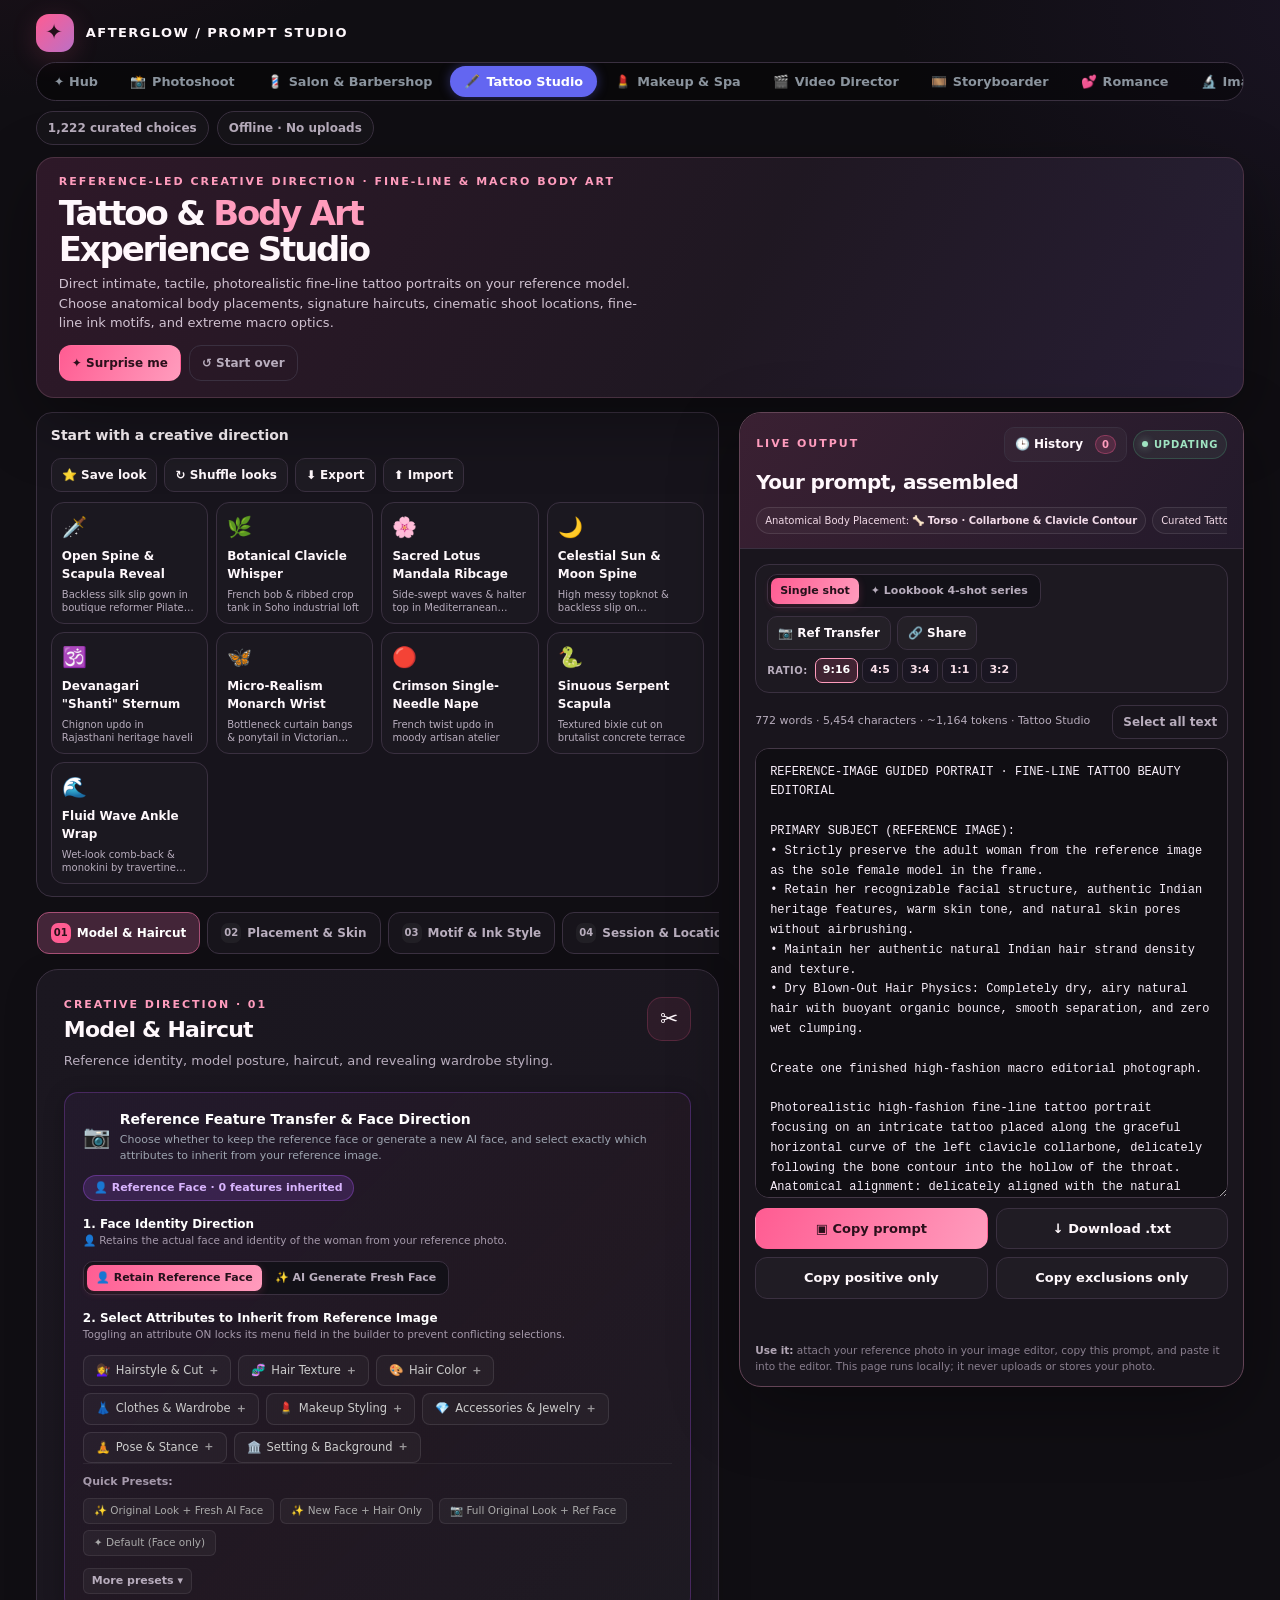
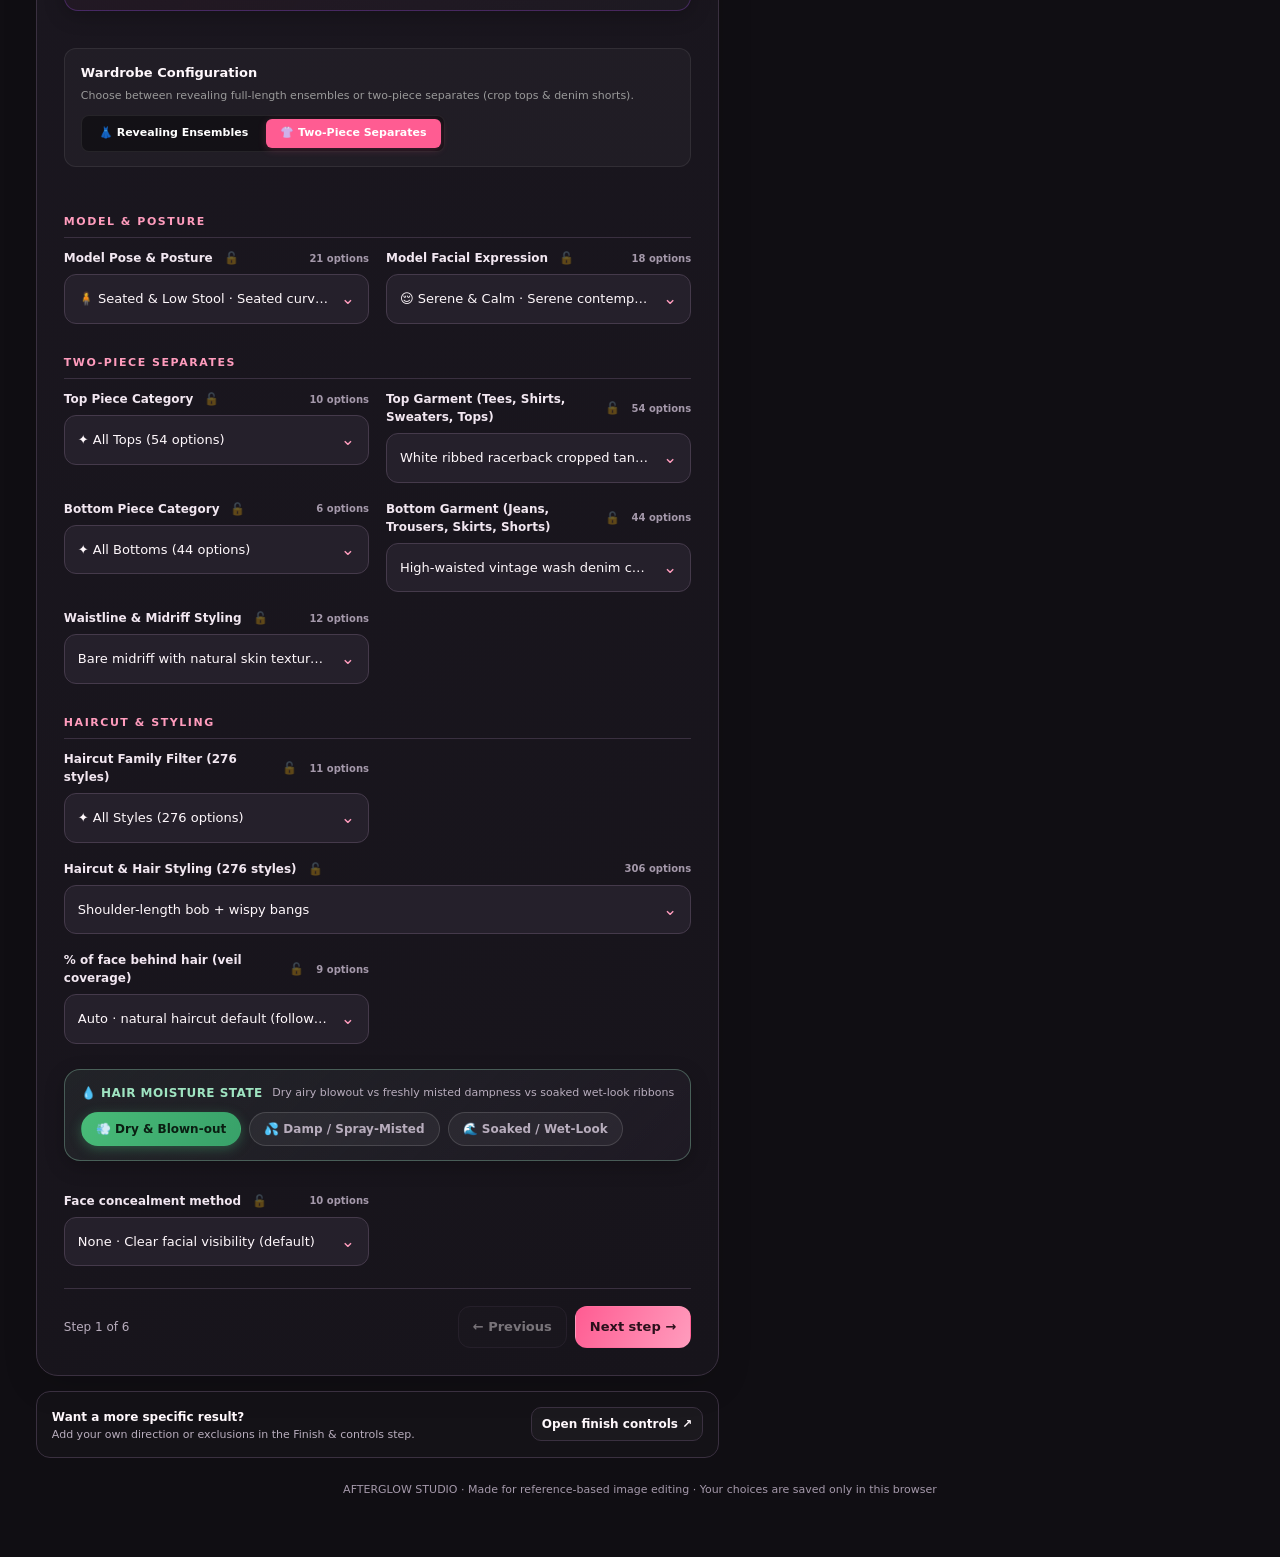
<file: tattoo.html>
<!doctype html>
<html lang="en">
<head>
<meta charset="utf-8">
<meta name="viewport" content="width=device-width, initial-scale=1">
<meta name="color-scheme" content="dark">
<title>Afterglow / Tattoo & Body Art Studio</title>
<link rel="stylesheet" href="css/shared.css">
</head>
<body>
<div class="shell">
<header class="topbar"><div class="brand"><span class="brand-mark">✦</span><span>Afterglow / Prompt Studio</span></div>
<nav class="suite-nav" aria-label="Studio Switcher">
  <a href="index.html" class="suite-nav-link" title="Afterglow Hub">✦ Hub</a>
  <a href="photoshoot.html" class="suite-nav-link"><span class="studio-btn-icon">📸</span> Photoshoot</a>
  <a href="salon.html" class="suite-nav-link"><span class="studio-btn-icon">💈</span> Salon & Barbershop</a>
  <a href="tattoo.html" class="suite-nav-link active"><span class="studio-btn-icon">🖋️</span> Tattoo Studio</a>
  <a href="makeup_spa.html" class="suite-nav-link"><span class="studio-btn-icon">💄</span> Makeup &amp; Spa</a>
  <a href="video.html" class="suite-nav-link"><span class="studio-btn-icon">🎬</span> Video Director</a>
  <a href="storyboard.html" class="suite-nav-link"><span class="studio-btn-icon">🎞️</span> Storyboarder</a>
  <a href="romance.html" class="suite-nav-link"><span class="studio-btn-icon">💕</span> Romance</a>
  <a href="image_doctor.html" class="suite-nav-link"><span class="studio-btn-icon">🔬</span> Image Doctor</a>
  <a href="gym.html" class="suite-nav-link"><span class="studio-btn-icon">🏋️</span> Gym &amp; Fitness</a>
</nav>
<div class="top-meta"><span class="pill"><span class="pill-dot"></span> Live prompt preview</span><span class="pill" id="totalOptionCount">180+ curated choices</span><span class="pill">Offline · No uploads</span></div></header>
<section class="hero"><div><div class="eyebrow" id="heroEyebrow">Reference-led creative direction · Fine-Line & Macro Body Art</div><h1 id="heroTitle">Tattoo & <span>Body Art</span><br>Experience Studio</h1><p id="heroDescription">Direct intimate, tactile, photorealistic fine-line tattoo portraits on your reference model. Choose anatomical body placements, signature haircuts, cinematic shoot locations, fine-line ink motifs, and extreme macro optics.</p><div class="hero-actions"><button class="btn btn-primary" id="randomTop">✦ Surprise me</button><button class="btn btn-secondary" id="copyTop">▣ Copy current prompt</button><button class="btn btn-secondary" id="shareLookTop" type="button">🔗 Share look</button><button class="btn btn-quiet" id="resetTop">↺ Start over</button></div></div><aside class="hero-note"><div class="sparkle">✧ ✦ ✧</div><div><strong>Bold, not generic.</strong><p>Shape the entire shoot, not just the outfit. Every choice updates a detailed prompt in real time.</p><div class="tags"><span class="tag">13 Body Placements</span><span class="tag">Expanded Haircuts</span><span class="tag">Cinematic Locations</span><span class="tag">100mm Macro Framing</span></div></div></aside></section>
<div class="layout"><main class="builder">
<section class="preset-strip"><div class="strip-head"><div><h2>Start with a creative direction</h2><p>Presets are starting points—you can customize every choice afterward. Every look is generated on the spot from a coherent style, setting and colour story, and new ones keep appearing. Click one to apply exactly what the card shows.</p></div><div class="strip-actions"><button class="btn btn-secondary btn-small" id="saveCustomLook" type="button">⭐ Save look</button><button class="btn btn-secondary btn-small" id="shuffleLooks" type="button">↻ Shuffle looks</button><button class="btn btn-secondary btn-small" id="exportPresetsBtn" type="button" title="Export custom looks to JSON">⬇ Export</button><button class="btn btn-secondary btn-small" id="importPresetsBtn" type="button" title="Import custom looks from JSON">⬆ Import</button><input type="file" id="importPresetsInput" accept=".json,application/json" hidden></div></div><div class="preset-grid" id="presets"></div></section>
<nav class="section-tabs" id="tabs" aria-label="Prompt builder sections"></nav>
<section class="step-card" id="stepCard"><div class="step-head"><div><div class="eyebrow" id="stepEyebrow">Creative direction · 01</div><h2 id="stepTitle">Hair & makeover</h2><p id="stepDescription">Choose the signature post-makeover look.</p></div><div class="step-icon" id="stepIcon">✂</div></div><div class="field-grid" id="fields"></div><div id="fineTuneArea"></div><div id="specialContent"></div><div class="step-foot"><span class="step-count" id="stepCount">Step 1 of 6</span><div class="step-buttons"><button class="btn btn-secondary" id="prevStep">← Previous</button><button class="btn btn-primary" id="nextStep">Next step →</button></div></div></section>
<section class="advanced-bar"><div><strong>Want a more specific result?</strong><small>Add your own direction or exclusions in the Finish & controls step.</small></div><button class="btn btn-secondary btn-small" id="finishJump">Open finish controls ↗</button></section>
</main>
<aside class="preview"><div class="sheet-handle hidden-desktop" id="sheetHandle"></div><div class="preview-head"><div class="preview-top"><div class="eyebrow">Live output</div><div class="preview-top-actions"><button class="btn btn-secondary btn-small" id="openHistoryBtn" type="button" title="View prompt history">🕒 History <span class="badge" id="historyBadge">0</span></button><button class="btn btn-primary btn-small hidden-desktop" id="topQuickCopy" type="button">▣ Copy</button><span class="live">Updating</span><button class="btn-quiet btn-small close-sheet hidden-desktop" id="closeDrawer" type="button">✕ Close</button></div></div><h2>Your prompt, assembled</h2><p>Change any choice. The prompt is rebuilt instantly.</p><div class="summary" id="summary"></div></div><div class="preview-body"><div class="preview-toolbar">
  <div class="toolbar-row">
    <div class="seg-control" id="modeSegControl">
      <button type="button" class="seg-btn active" id="btnSingleMode">Single shot</button>
      <button type="button" class="seg-btn" id="btnLookbookMode">✦ Lookbook 4-shot series</button>
    </div>
    <div style="display: flex; gap: 6px;">
      <button class="btn btn-secondary btn-small" id="btnToggleRefPicker" type="button" title="Reference Image & Face Direction">📷 Ref Transfer</button>
      <button class="btn btn-secondary btn-small" id="shareLookBtn" type="button" title="Copy shareable link">🔗 Share</button>
    </div>
  </div>
  <div class="ratio-row">
    <span class="ratio-label">Ratio:</span>
    <div class="ratio-chips" id="ratioChips">
      <button type="button" class="ratio-chip" data-ratio="9:16">9:16</button>
      <button type="button" class="ratio-chip" data-ratio="4:5">4:5</button>
      <button type="button" class="ratio-chip" data-ratio="3:4">3:4</button>
      <button type="button" class="ratio-chip" data-ratio="1:1">1:1</button>
      <button type="button" class="ratio-chip" data-ratio="3:2">3:2</button>
    </div>
  </div>
</div>
<div class="prompt-meta"><span id="wordCount">Prompt ready</span><button class="btn btn-quiet btn-small" id="selectPrompt">Select all text</button></div><textarea class="prompt-area" id="prompt" spellcheck="false" aria-label="Generated prompt"></textarea><div class="preview-buttons"><button class="btn btn-primary" id="copy">▣ Copy prompt</button><button class="btn btn-secondary" id="download">↓ Download .txt</button><button class="btn btn-secondary" id="copyPositive" type="button">Copy positive only</button><button class="btn btn-secondary" id="copyNegative" type="button">Copy exclusions only</button></div><div class="toast" id="toast" role="status" aria-live="polite"></div></div><div class="preview-help"><strong>Use it:</strong> attach your reference photo in your image editor, copy this prompt, and paste it into the editor. This page runs locally; it never uploads or stores your photo.</div></aside></div>
<div class="drawer-backdrop" id="drawerBackdrop"></div>
<div class="mobile-bar" id="mobileBar">
  <div class="mobile-bar-info">
    <span class="mobile-stat" id="mobileWordCount">Prompt ready</span>
    <span class="mobile-sub" id="mobileSummaryMini">Afterglow</span>
  </div>
  <div class="mobile-bar-actions">
    <button class="btn btn-secondary btn-small" id="openDrawerBtn" type="button">Preview prompt ↗</button>
    <button class="btn btn-primary btn-small" id="mobileCopyBtn" type="button">▣ Copy</button>
  </div>
</div>
<button class="btn btn-primary fab" id="fab" type="button">▣ Copy prompt</button>
<div class="history-modal" id="historyModal">
  <div class="history-head">
    <div>
      <h3>Prompt History</h3>
      <p>Recent prompts and looks from this session.</p>
    </div>
    <div class="history-head-actions">
      <button class="btn-quiet btn-small" id="clearHistoryBtn" type="button">Clear</button>
      <button class="btn-quiet btn-small" id="closeHistoryBtn" type="button">✕ Close</button>
    </div>
  </div>
  <div class="history-list" id="historyList"></div>
</div>
<div class="modal-backdrop" id="historyBackdrop"></div>
<p class="fineprint">AFTERGLOW STUDIO · Made for reference-based image editing · Your choices are saved only in this browser</p>
</div>
<script src="js/shared-veil.js"></script>
<script src="js/shared-datasets.js"></script>
<script src="js/shared-ref-picker.js"></script>
<script>
const {
  O, makeOpts, addOptions,
  HAIR_FAMILIES, hair, hairFaceCoverageOpts,
  OUTFIT_FAMILIES, outfit,
  TOP_FAMILIES, topPieces,
  BOTTOM_FAMILIES, bottomPieces,
  midriffStylings,
  faceObfuscModeOpts
} = window.AfterglowDatasets;
const {
  parseVeilTier, detectHairArchitecture, getVeilRule,
  sanitizeHairForVeil, sanitizeMakeupForVeil, sanitizeHiddenFaceText,
  cleanClause, capFirst, stripBuzzwords, dedupeNegatives, estimateTokens,
  extractPositivePrompt, extractNegativePrompt,
  buildObfuscClause, getObfuscNegatives
} = window.AfterglowVeil;
const el = id => document.getElementById(id);

// ==========================================
// TATTOO STUDIO SECTIONS
// ==========================================
const tattooSections = [
  { id: 'tattooSubjectSec', name: 'Model & Haircut', short: 'MODEL', icon: '✂', desc: 'Reference identity, model posture, haircut, and revealing wardrobe styling.' },
  { id: 'tattooPlacementSec', name: 'Placement & Skin', short: 'PLACEMENT', icon: '📍', desc: 'Select exact anatomical body placement and skin canvas details.' },
  { id: 'tattooArtSec', name: 'Motif & Ink Style', short: 'MOTIF', icon: '🖋️', desc: 'Curated tattoo motifs, line techniques, scale, and custom descriptions.' },
  { id: 'tattooSessionSec', name: 'Session & Location', short: 'SESSION', icon: '⏱️', desc: 'Ointment gloss vs healed state, gloved artist interaction, and shoot location.' },
  { id: 'tattooCameraSec', name: 'Camera & Macro Light', short: 'CAMERA', icon: '📷', desc: '100mm macro lenses, tactile glancing sidelight, and film grade.' },
  { id: 'finish', name: 'Finish & Controls', short: 'FINISH', icon: '✦', desc: 'Model reference preservation, 2x2 macro collage, and negative guidance.' }
];

// ==========================================
// OPTION BANKS: SHOOT LOCATIONS & SETTINGS
// ==========================================

const tattooLocationCategories = [
  O('✦ All Shoot Locations (52 options)', 'all'),
  O('🖋️ Boutique Tattoo Studios & Lofts (8 options)', 'studio'),
  O('🏛️ Luxury Suites, Havelis & Villas (8 options)', 'luxury'),
  O('🌊 Coastal, Oceanfront & Poolside (8 options)', 'coastal'),
  O('🌿 Botanical Conservatories & Groves (8 options)', 'nature'),
  O('🍸 Urban Rooftops, Speakeasies & Terraces (8 options)', 'urban'),
  O('🛏️ Intimate Minimalist Morning Light (7 options)', 'minimal'),
  O('🏋️ Gym, Wellness & Athletic Spaces (5 options)', 'gym')
];

const tattooLocations = makeOpts([
  
  ["Sunlit Soho industrial loft tattoo studio with exposed brick", "a boutique Soho tattoo loft with tall cast-iron arched windows streaming soft northern daylight, exposed weathered brick walls, polished timber floors, and vintage potted monstera plants", "", "studio"],
  ["Moody artisan atelier with warm Edison sconces & flash art", "an atmospheric mood-lit private tattoo atelier with warm brass filament sconces, framed hand-painted flash art in dark mahogany, and dark charcoal walls", "", "studio"],
  ["Ultra-clean minimalist private medical-aesthetic studio", "a pristine minimalist private studio with clinical cleanliness, matte white surfaces, sleek black ergonomic furniture, and soft architectural recessed coves", "", "studio"],
  ["Brooklyn converted warehouse with dramatic skylights", "a spacious converted Brooklyn warehouse studio with dramatic sawtooth skylights, black steel beams, and warm afternoon light pooling on polished concrete floors", "", "studio"],
  ["Tokyo Harajuku intimate hidden tattoo atelier", "an intimate minimalist Japanese tattoo studio with natural shoji screens, light hinoki cypress wood counters, and soft diffused paper lantern illumination", "", "studio"],
  ["Berlin Kreuzberg sun-faded industrial loft tattoo studio", "a spacious Kreuzberg artist loft with high arched brick windows streaming cool daylight, whitewashed brick walls, cast-iron radiators, and worn timber workbenches with stainless steel Mayo trays", "", "studio"],
  ["London Shoreditch brick studio with crittall steel windows", "an authentic Shoreditch tattoo atelier with black crittall steel-framed glass windows, dark exposed brick, vintage leather dentist chair, and warm brass task lamps", "", "studio"],
  ["Kyoto artisan machiya townhouse studio with garden view", "a quiet historic Kyoto machiya wooden townhouse studio with cedar wood beams, sliding washi paper screens, and a serene moss courtyard garden visible beyond", "", "studio"],
  ["Parisian Haussmann apartment with gilded moldings", "a classic Parisian Haussmann apartment with intricate carved crown moldings, herringbone parquet flooring, floor-to-ceiling French doors, and soft shearling upholstery", "", "luxury"],
  ["Rajasthani heritage haveli with carved sandstone jharokhas", "an opulent heritage haveli in Rajasthan featuring intricately carved pink sandstone jharokhas, brass antique lanterns, and soft patterned courtyard shadows", "", "luxury"],
  ["Modern Mediterranean cliffside villa with stone terrace", "a minimalist whitewashed Mediterranean cliffside villa overlooking the azure sea, with raw travertine stone paving and gentle sea breeze moving sheer drapes", "", "luxury"],
  ["Luxury Milanese penthouse with floor-to-ceiling city views", "a sleek Milanese penthouse with smoky glass partitions, dark fluted marble walls, and panoramic urban skyline vistas", "", "luxury"],
  ["Tranquil heritage courtyard with lotus reflection pond", "a tranquil heritage estate courtyard surrounded by scalloped stone archways, lush tropical frangipani blossoms, and a still reflection pool", "", "luxury"],
  ["Udaipur Lake Palace marble pavilion overlooking serene waters", "an exquisite white marble pavilion at Lake Pichola in Udaipur, with scalloped archways, delicate jali stone screens, and glistening water reflections at dawn", "", "luxury"],
  ["Art Deco Parisian penthouse suite with curved glass walls", "a lavish 1930s Art Deco penthouse in Paris with curved floor-to-ceiling glass walls, polished brass inlay in dark oak parquet, and sweeping views of the Seine", "", "luxury"],
  ["Florence Renaissance palazzo with frescoed ceilings & stone loggia", "a historic Florentine palazzo salon with vaulted frescoed ceilings, antique stone fireplace, tall open loggia overlooking terracotta rooftops, and warm golden light", "", "luxury"],
  ["Sun-drenched travertine infinity pool edge", "the warm travertine stone edge of a private luxury infinity pool, with shimmering turquoise water caustics reflecting gently onto the model's skin", "", "coastal"],
  ["Secluded Mediterranean rocky cove with turquoise sea", "a private sun-warmed rocky cove on the Mediterranean coast, with salt-sprayed limestone boulders, turquoise shallows, and golden sunbeams", "", "coastal"],
  ["Golden hour coastal sand dunes with wild sea grass", "wind-sculpted coastal sand dunes at low tide during warm golden hour, with wisps of wild sea oats and warm horizon light", "", "coastal"],
  ["Private teak yacht deck with open sea horizon", "the polished teak deck of a luxury wooden sailing yacht anchored in a calm bay, with warm golden rim light bouncing off the water", "", "coastal"],
  ["Shaded resort cabana with billowing linen curtains", "a shaded private resort cabana with sheer cream linen curtains drifting in the warm breeze, cast travertine pillars, and soft dappled sunlight", "", "coastal"],
  ["Amalfi coast sunlit lemon grove terrace over the sea", "a sun-drenched private cliffside stone terrace in Positano shaded by fragrant lemon trellises, overlooking the deep sapphire Mediterranean sea far below", "", "coastal"],
  ["Santorini whitewashed cave suite with private plunge pool", "an intimate whitewashed volcanic cave suite in Oia, with smooth sculptural lime-plaster walls, private turquoise plunge pool, and caldera views under Aegean sunlight", "", "coastal"],
  ["Big Sur coastal headlands with dramatic ocean mist", "a secluded private redwood timber deck perched high on the Big Sur cliffs, with coastal sea mist rolling over wild sagebrush and distant Pacific surf crashing below", "", "coastal"],
  ["Lush Victorian botanical greenhouse with glass dome", "a humid Victorian conservatory with an antique curved glass dome, surrounded by giant cascading monsteras, bird of paradise leaves, and filtered tropical light", "", "nature"],
  ["Minimalist Zen rock garden with bamboo water spout", "a serene Japanese Zen garden featuring raked pale gravel patterns, dark basalt stone slabs, and tall emerald bamboo stalks", "", "nature"],
  ["Ancient sunlit olive grove with dappled canopy shadows", "an ancient Mediterranean olive grove with gnarled silver-leaf trees casting soft dappled lace shadows across the model's shoulders and skin", "", "nature"],
  ["Wildflower meadow at dusk with soft twilight sky", "an open golden meadow filled with wild chamomile, lavender, and Queen Anne's lace under a peaceful, pastel-hued twilight sky", "", "nature"],
  ["Dappled bamboo forest sanctuary with misty morning rays", "a secluded misty bamboo forest grove with straight emerald stalks filtering diagonal morning sunbeams onto the damp mossy ground", "", "nature"],
  ["Kyoto Arashiyama bamboo forest path with dappled morning rays", "a secluded path deep within a towering green bamboo forest grove, with morning sunbeams angling through tall emerald stalks and gentle mist hovering over the earth", "", "nature"],
  ["English country estate conservatory with climbing jasmine", "a vintage glasshouse conservatory in the Cotswolds filled with fragrant climbing star jasmine, aged terracotta urns, stone flagstones, and filtered natural greenhouse light", "", "nature"],
  ["Icelandic volcanic moss glade with thermal steam plumes", "a dramatic Icelandic highland setting with vibrant emerald moss covering dark volcanic basalt, distant geothermal steam vents, and clean, cool Nordic daylight", "", "nature"],
  ["Golden hour rooftop terrace overlooking Manhattan skyline", "a private Manhattan rooftop terrace at sunset, with warm amber horizon light casting long cinematic shadows against industrial parapets and water towers", "", "urban"],
  ["Dimly lit velvet speakeasy lounge with amber candlelight", "a moody speakeasy lounge with emerald green velvet banquettes, fluted amber cocktail glasses, and warm flickering candlelight", "", "urban"],
  ["Minimalist brutalist concrete terrace with stark geometry", "an architectural brutalist rooftop terrace with smooth board-formed concrete walls, crisp geometric shadow lines, and open blue sky", "", "urban"],
  ["Cobblestone European balcony with wrought iron railings", "an intimate second-floor wrought iron Juliet balcony overlooking a quiet cobblestone alley in Florence with warm streetlamps", "", "urban"],
  ["High-rise infinity balcony overlooking neon city dusk", "a contemporary high-rise glass balcony hovering above a bustling metropolis at dusk, with ambient neon reflections and cool evening breeze", "", "urban"],
  ["Tribeca cobblestone fire-escape balcony with cast-iron framing", "a low-angle urban perspective from a historic Tribeca black wrought-iron fire escape, framing weathered red brick masonry, cobblestone street below, and soft afternoon sky", "", "urban"],
  ["Seoul Seongsu-dong rooftop greenhouse cafe at twilight", "a trendy industrial rooftop glasshouse in Seoul at blue hour, with hanging ambient fairy bulbs, steel planters, and panoramic neon metropolis skyline", "", "urban"],
  ["London South Bank brutalist terrace overlooking Thames", "a dramatic board-formed concrete terrace along the Thames, with crisp architectural geometry, open overcast sky, and the London river skyline in soft focus", "", "urban"],
  ["Sun-drenched bedroom with rumpled white linen sheets", "an intimate minimalist bedroom flooded with soft morning sunlight, featuring rumpled crisp white organic linen sheets and sheer linen curtains", "", "minimal"],
  ["Freestanding stone soaking tub in sunlit master bathroom", "a luxury spa-like master bathroom with a sculptural freestanding matte-stone soaking tub, pale limestone walls, and diffused natural window light", "", "minimal"],
  ["Minimalist living space with low floor cushion & tatami", "a serene minimalist Japanese-inspired living space with a low linen floor cushion, tatami texture, and soft natural daylight through paper screens", "", "minimal"],
  ["Quiet private study with floor-to-ceiling oak bookshelves", "an intimate private library with floor-to-ceiling dark oak bookshelves, a vintage brown leather chaise lounge, and soft afternoon window light", "", "minimal"],
  ["Modern Scandinavian birch-and-linen morning reading room", "a serene Nordic interior with pale birch wall paneling, natural oat-colored linen upholstery, floor-to-ceiling sheer curtains, and pure, soft, diffused morning daylight", "", "minimal"],
  ["Sunlit concrete artist atelier with raw linen canvases", "a high-ceilinged minimalist artist studio with raw plastered concrete walls, oversized stretched linen canvases leaning against walls, and pools of warm morning sunlight on pine floors", "", "minimal"],
  ["Kyoto ryokan tatami room opening onto rain-washed moss garden", "an authentic Japanese ryokan room with fragrant woven tatami mats, low cypress timber table, open sliding shoji doors, and quiet rain droplets falling on garden stones outside", "", "minimal"],
  ["Sunlit reformer Pilates studio with blonde oak & barre", "a sunlit boutique reformer Pilates studio with pale blonde oak floors, wall-mounted wooden barres, and soft diffused sheer window light revealing natural skin contours", "", "gym"],
  ["Minimalist cedarwood sauna lounge with amber glow", "a serene Scandinavian cedar-slat sauna wellness lounge with warm ambient cove lighting, gentle rising mist, and warm wood textures", "", "gym"],
  ["Raw boxing gym ring apron with dramatic rim backlight", "an authentic industrial boxing gym ring apron with heavy canvas ropes, dramatic directional rim lighting, and atmospheric chalk haze", "", "gym"],
  ["Rooftop athletic terrace overlooking sunset skyline", "an open-air high-rise athletic rooftop terrace at golden hour with synthetic turf, minimalist glass rail, and warm sunset backlight tracing the model's silhouette", "", "gym"],
  ["Luxury athletic club marble bath & recovery lounge", "a private luxury athletic club wellness suite with fluted marble walls, chilled plunge bath, and soft recessed architectural lighting", "", "gym"],

]);

// ==========================================
// OPTION BANKS: BODY PLACEMENTS & MOTIFS
// ==========================================

const tattooPlacements = makeOpts([
  ["🦴 Torso · Collarbone & Clavicle Contour", "along the graceful horizontal curve of the left clavicle collarbone, delicately following the bone contour into the hollow of the throat", "", "placement_torso"],
  ["🦴 Torso · Ribcage & Underbust Flank", "along the delicate contour of the left ribcage just beneath the underbust line, accentuating the natural curvature of the ribs and breathing posture", "", "placement_torso"],
  ["🦴 Torso · Nape of Neck & Cervical Spine", "centered precisely at the nape of the neck just beneath the hairline, gracefully revealed by her swept-up hair", "", "placement_torso"],
  ["🦴 Torso · Spine Centerline & Vertebrae", "running vertically down the centerline of the upper spine between the shoulder blades, aligned with the dorsal vertebrae", "", "placement_torso"],
  ["🦴 Torso · Shoulder Blade & Scapula", "positioned elegantly across the surface of the right shoulder blade (scapula), following the sculptural curvature of the upper back", "", "placement_torso"],
  ["🦴 Torso · Center Sternum & Décolletage", "centered vertically along the breastbone (sternum) in the décolletage, forming an exquisite symmetrical focal point", "", "placement_torso"],
  ["💪 Arms & Hands · Inner Forearm & Wrist Crease", "placed along the smooth inner forearm just two inches above the wrist crease, showing fine skin grain and tendon contours", "", "placement_arms"],
  ["💪 Arms & Hands · Outer Bicep & Deltoid Curve", "anchored on the outer curve of the upper bicep and deltoid, wrapping subtly around the contour of the arm", "", "placement_arms"],
  ["💪 Arms & Hands · Hand & Middle Knuckle Micro-Detail", "delicate miniature single-needle symbols placed cleanly along the top of the middle phalanx of the fingers", "", "placement_arms"],
  ["🦵 Lower Body · Behind the Ear & Mastoid", "curving delicately along the groove behind the left earlobe and mastoid bone, framed by fine wisps of loose hair", "", "placement_limbs"],
  ["🦵 Lower Body · Hip Bone & Iliac Crest", "resting delicately along the forward crest of the pelvic hip bone, just peeking above the waistband", "", "placement_limbs"],
  ["🦵 Lower Body · Upper Thigh & Outer Flank Line", "positioned along the outer high thigh and flank curve, contouring naturally with the leg silhouette", "", "placement_limbs"],
  ["🦵 Lower Body · Outer Ankle & Achilles Tendon", "wrapping subtly around the outer ankle bone (lateral malleolus) and tracing slightly toward the Achilles tendon", "", "placement_limbs"]
]);

const tattooSecondaryPlacements = makeOpts([
  ['None (Single Placement Only)', 'none'],
  ['Behind-Ear Micro-Whisper', 'accompanied by a secondary miniature micro-symbol tucked delicately behind the left earlobe along the mastoid curve'],
  ['Inner Wrist Whispered Accent', 'echoed by a delicate secondary single-needle linework whisper along the inner wrist crease'],
  ['Nape of Neck Anchor Dot', 'paired with a secondary vertical micro-stippling spine anchor at the cervical nape of the neck'],
  ['Exterior Ankle Delicate Trace', 'subtly echoed by a matching micro-fine accent tracing the outer ankle lateral malleolus'],
  ['Clavicle Hollow Twin Accent', 'balanced by a miniature companion accent resting in the opposing clavicle hollow']
]);

const tattooContourFlows = makeOpts([
  ["\u2194\ufe0f Horizontal Flow \u00b7 Contouring naturally along horizontal bone contour", "delicately aligned with the natural horizontal curvature of the skeletal structure, flowing organically across the skin", "", "flow_bone"],
  ["\u2195\ufe0f Vertical Flow \u00b7 Vertical centerline alignment along vertebrae", "strictly following a razor-straight vertical alignment down the body centerline", "", "flow_vertical"],
  ["\ud83d\udd04 Spiral Wrap \u00b7 Intimate diagonal slant hugging muscle grain", "angled on a subtle 30-degree diagonal that compliments the natural muscular tension and movement of the canvas", "", "flow_wrap"],
  ["\ud83d\udd04 Spiral Wrap \u00b7 Delicate anatomical wrap around limb curvature", "gracefully wrapping partially around the cylindrical curvature of the limb in a seamless spiral arc", "", "flow_wrap"]
]);

const tattooSkinSensories = makeOpts([
  ['Authentic skin pores & natural clavicle/rib shadows', 'revealing authentic skin pore texture, realistic skin translucency, and subtle natural bone shadows without airbrushing'],
  ['Subtle goosebumps & fine dermal micro-texture', 'featuring realistic micro-texture with subtle goosebumps and micro-creases responding naturally to ambient air'],
  ['Warm golden Indian undertones with natural sheen', 'radiating a natural warm golden undertone with authentic dermal hydration and organic skin glow'],
  ['Ultra-smooth bare canvas with delicate shadow falloff', 'pristine bare skin with soft, gentle anatomical shadow gradients across the collarbone hollows and spine ridge']
]);

const tattooMotifCategories = [
  O('✦ All Motif Families (38 styles)', 'all'),
  O('🌿 Fine-Line Botanical & Flora (8 options)', 'botanical'),
  O('🌸 Sacred Geometry & Mandala (5 options)', 'mandala'),
  O('🌙 Celestial & Cosmic (5 options)', 'celestial'),
  O('🕉️ Traditional Indian & Devanagari (5 options)', 'indian'),
  O('🦋 Micro-Realism & Wildlife (5 options)', 'realism'),
  O('✒️ Delicate Cursive Typography (4 options)', 'typography'),
  O('〰️ Abstract Single-Line Contour (3 options)', 'abstract'),
  O('🐍 Sinuous Serpent & Fauna (3 options)', 'serpent')
];

const tattooMotifs = makeOpts([
  // Botanical
  ['Wildflower Sprig with Chamomile & Baby\'s Breath', 'a delicate botanical sprig of wild chamomile and baby\'s breath, with ultra-fine stems, tiny serrated leaves, and soft petal contours', '', 'botanical'],
  ['Slender Mediterranean Olive Branch', 'a slender Mediterranean olive branch with tiny pointed leaves and delicate fruit nodes, curving organically along the skin', '', 'botanical'],
  ['Single Fine-Stemmed Peony Blossom', 'a single blooming garden peony with paper-thin translucent petal layers and delicate micro-stamen detailing', '', 'botanical'],
  ['Minimalist Vertical Eucalyptus Foliage', 'a vertical stalk of round eucalyptus leaves with delicate leaf venation and airy negative space', '', 'botanical'],
  ['Single-Needle Garden Rose with Micro-Thorns', 'an elegant single-needle garden rose with razor-sharp micro-thorns, a slender stem, and detailed curled petal edges', '', 'botanical'],
  ['Opening Lotus Blossom in Early Bloom', 'a serene sacred lotus blossom opening outward with pristine symmetrical petals and a tiny seed pod center', '', 'botanical'],
  ['Delicate Lavender Sprig with Stippled Florets', 'a fragrant lavender sprig with tiny stippled purple-black florets clustered along an ultra-fine stem', '', 'botanical'],
  ['Wild Fern Frond with Microscopic Pinnae', 'an arching woodland fern frond with microscopic, feather-like leaflet pinnae rendered with surgical precision', '', 'botanical'],
  
  // Sacred Geometry & Mandala
  ['Micro-Stippled Concentric Lotus Mandala', 'an intricate micro-stippled concentric mandala with razor-thin concentric circles, miniature lotus petal tips, and delicate dotwork gradients', '', 'mandala'],
  ['Sacred Sri Yantra Nine Interlocking Triangles', 'a sacred Sri Yantra geometric configuration of nine interlocking triangles rendered with razor-sharp single-needle precision', '', 'mandala'],
  ['Sunburst Lotus Centerpiece with Micro-Beads', 'a balanced ornamental lotus with radiating fine-line sunburst filaments and microscopic geometric beadwork', '', 'mandala'],
  ['Unalome Spiral Path Rising to Lotus', 'an authentic unalome path with smooth spiral curves, a zigzag ascent, and a serene miniature lotus crest', '', 'mandala'],
  ['Geometric Golden Ratio Sacred Spiral', 'a clean Fibonacci golden ratio logarithmic spiral composed of hair-thin arcs and subtle dotted coordinate axes', '', 'mandala'],
  
  // Celestial & Cosmic
  ['Crescent Moon with Stippled Crater Shading', 'an elegant slender crescent moon with delicate stipple shading inside the crater curve, accompanied by a single radiant star', '', 'celestial'],
  ['Radiant Fine-Line Sunburst & Solar Filaments', 'a minimalist radiant sunburst featuring an array of alternating long and short single-needle rays with micro-dot tips', '', 'celestial'],
  ['Astronomical Constellation with Hairline Links', 'a precise astronomical star constellation with tiny pinpoint stellar dots connected by faint hairline vector traces', '', 'celestial'],
  ['Solar Eclipse Ring with Ethereal Corona Halo', 'a modern minimalist solar eclipse with an ultra-thin black ring and delicate ethereal corona rays', '', 'celestial'],
  ['Phases of the Moon Vertical Sequence', 'a vertical progression of five lunar phases from waxing crescent to full moon and waning crescent, delicately stippled', '', 'celestial'],
  
  // Traditional Indian & Devanagari
  ['Devanagari Sanskrit Calligraphy ("शान्ति" - Shanti)', 'the sacred Sanskrit word "शान्ति" (Shanti / Peace) in bespoke handwritten Devanagari calligraphy with crisp horizontal shirorekha line and flowing fluid vowels', '', 'indian'],
  ['Devanagari Sanskrit Calligraphy ("प्राण" - Prana)', 'the sacred Sanskrit word "प्राण" (Prana / Life Force) in delicate bespoke Devanagari script with fine pen-nib stroke contrast', '', 'indian'],
  ['Miniature Ornamental Indian Paisley (Kalka)', 'a miniature ornate traditional Indian paisley motif with intricate inner micro-florals and delicate jali mesh line work', '', 'indian'],
  ['Minimalist Henna-Inspired Jali Trace', 'a delicate henna-inspired single-needle jali pattern tracing along the skin with microscopic mandala florets', '', 'indian'],
  ['Devanagari Sanskrit Calligraphy ("आनन्द" - Ananda)', 'the Sanskrit word "आनन्द" (Ananda / Bliss) rendered in refined, graceful Devanagari calligraphy', '', 'indian'],
  
  // Micro-Realism & Wildlife
  ['Miniature Hummingbird Hovering in Motion', 'a micro-realism miniature hummingbird suspended mid-hover with blurred wing beat lines and razor-sharp beak and eye reflections', '', 'realism'],
  ['Monarch Butterfly with Translucent Veined Wings', 'a photorealistic miniature monarch butterfly with hyper-detailed wing veins, micro-spotted borders, and soft dimensional drop shadow', '', 'realism'],
  ['Graceful Swallow in Swooping Flight', 'a classic nautical swallow rendered in delicate single-needle modern realism, swooping downward with outstretched fanned tail feathers', '', 'realism'],
  ['Tiny Honeybee with Gossamer Wing Textures', 'a lifelike miniature honeybee with delicate cross-hatched translucent wings, fuzzy thorax texture, and tiny segmented legs', '', 'realism'],
  ['Minimalist Slender Dragonfly with Filigree Wings', 'an elegant slender dragonfly with razor-sharp filigree wing veins and an ultra-fine segmented tail', '', 'realism'],
  
  // Delicate Cursive Typography
  ['Cursive Script ("Breathe")', 'the single word "Breathe" in fine-line handwritten cursive calligraphy with delicate ascending loops and soft ink tapering', '', 'typography'],
  ['Cursive Script ("Grace")', 'the word "Grace" in whisper-thin single-needle cursive typography, flowing effortlessly across the skin', '', 'typography'],
  ['Cursive Script ("Serenity")', 'the word "Serenity" in elegant italicized fountain-pen script with clean ligature connections', '', 'typography'],
  ['Cursive Script ("Stillness")', 'the word "Stillness" in delicate modern script with extended, feathery exit strokes', '', 'typography'],
  
  // Abstract Single-Line Contour
  ['Continuous Single-Line Female Face Contour', 'an abstract Picasso-inspired continuous single-line contour drawing of a serene female face, executed in one unbroken hairline', '', 'abstract'],
  ['Minimalist Kissing Profiles Single-Line Art', 'a fluid continuous single-line abstract depiction of two serene facial profiles gently converging', '', 'abstract'],
  ['Fluid Oceanic Wave Contour', 'a Japanese-inspired minimalist wave crest curving in fluid unbroken lines with fine spray droplets', '', 'abstract'],
  
  // Sinuous Serpent & Fauna
  ['Sinuous Slender Snake Coiling Anatomically', 'a slender sinuous snake with delicate micro-scaled belly plates and a poised head, coiling gracefully along the bone ridge', '', 'serpent'],
  ['Coiling Viper with Microscopic Scales', 'a delicate coiling viper silhouette with micro-stippled crosshatch scales and fine flickering tongue detail', '', 'serpent'],
  ['Minimalist Hummingbird Line Silhouette', 'a minimalist single-line silhouette of a hummingbird sipping nectar from a delicate petal', '', 'serpent']
]);

const tattooStyles = makeOpts([
  ["\ud83d\udd8b\ufe0f Single-Needle \u00b7 Single-needle 1RL ultra fine-line (0.20mm micron precision)", "crisp, razor-thin single-needle 1RL precision linework with razor-sharp contours, consistent micron line weight, and zero ink blowouts", "", "style_fine"],
  ["\ud83c\udfa8 Pepper & Shading \u00b7 Soft whip / pepper shading with stipple dotwork", "delicate whip shading and pepper stippling technique, using microscopic ink dots to create a soft organic tonal gradient", "", "style_shading"],
  ["\ud83c\udfa8 Pepper & Shading \u00b7 Micro-realism with smooth grayscale tonal gradient", "photorealistic micro-realism technique with ultra-smooth grayscale gradients, subtle drop shadows, and microscopic depth without heavy outlines", "", "style_shading"],
  ["\ud83c\udfa8 Pepper & Shading \u00b7 Saturated rich blackwork with bold solid contrast", "deeply saturated rich blackwork with opaque midnight-black density and sharp graphic silhouette edges", "", "style_shading"],
  ["\ud83c\udf08 Editorial Color \u00b7 Editorial crimson red single-needle line art", "striking editorial crimson-red ink linework, rendered in ultra-thin single-needle precision for a vivid, modern art look", "", "style_color"],
  ["\ud83c\udf08 Editorial Color \u00b7 Micro-color pastel wash with watercolor softness", "delicate black line art accented with translucent watercolor washes of soft blush rose and muted sage green", "", "style_color"]
]);

const tattooScales = makeOpts([
  ['Delicate micro-tattoo (1.5 to 2.5 inches)', 'a delicate miniature scale measuring approximately two inches across, designed with subtle minimalism and intimate proportions'],
  ['Medium anatomical contour (3.5 to 5 inches)', 'a medium-scale composition spanning four inches, flowing organically with the natural curvature and musculature of the body'],
  ['Elongated vertical run (6 to 8 inches)', 'an elongated vertical design spanning approximately seven inches, tracing an elegant line along the spine or limb'],
  ['Graceful limb wrap contour', 'a curving composition designed to wrap gracefully around the anatomical curve of the limb or bone']
]);

const tattooFreshnesses = makeOpts([
  ["\u2728 Fresh Inked \u00b7 Freshly inked with subtle natural erythema & Aquaphor gloss sheen", "a brand-new fresh tattoo with subtle natural skin redness (erythema) softly haloing the crisp black ink lines, coated in a micro-thin glossy sheen of protective Aquaphor healing ointment catching crisp specular light highlights, with microscopic ink pores visible", "", "fresh_new"],
  ["\ud83e\udde4 In-Session Process \u00b7 Active in-session tattoo process (gloved hands & wipe)", "an authentic active tattoo session in progress: a black nitrile-gloved hand gently stretches the skin while another holds a damp sterile paper towel wiping excess black ink streaks across the surface, with a modern sleek rotary pen machine resting close by", "", "fresh_session"],
  ["\ud83d\udc8e Settled & Healed \u00b7 Day-three settled healing with subtle natural flaking", "a three-day-old tattoo in its natural settling stage: ink settling into the upper dermis with delicate microscopic skin flaking around the perimeter, soft semi-matte sheen, and natural skin hydration", "", "fresh_healed"],
  ["\ud83d\udc8e Settled & Healed \u00b7 Fully healed smooth skin with matte dermis integration", "a completely healed, pristine tattoo: smooth, natural skin texture with matte ink permanently fused into the dermis, where natural pores, fine hairs, and skin wrinkles pass seamlessly directly through the black linework with zero redness", "", "fresh_healed"]
]);

const tattooInteractions = makeOpts([
  ["👤 Solo Model · Solo model admiring her tattoo candidly", "the solitary female model is alone in the frame, gracefully turning her head with a relaxed candid expression as she admires the finished artwork in natural soft light", "", "fresh_new"],
  ["👤 Solo Model · Model inspecting ink in a handheld brass mirror", "the model holds a small antique brass handheld mirror, gazing at the reflection of the tattoo with an authentic, gentle, candid expression of quiet satisfaction", "", "fresh_new"],
  ["👤 Solo Model · Model sweeping hair & pinning nape locks with matte alligator clip", "in-session hair prep: the model gently sweeps lower hair locks upward and clips them cleanly with a matte salon alligator clamp to expose her bare nape and upper back ink canvas cleanly while retaining her signature haircut silhouette", "", "fresh_new"],
  ["👤 Solo Model · Tucking hair cleanly behind ink-side ear while opposite curtain veil drapes", "asymmetric hair-work poise: the model keeps her tattooed shoulder and jawline side tucked cleanly behind the ear while allowing soft front locks to veil naturally across her opposite cheek", "", "fresh_new"],
  ["👤 Solo Model · Adjusting damp tousled wisps clear of finished ink perimeter", "post-session tactile reset: running gentle fingertips through her lightly misted, freshly settled hair wisps to keep strands lifted cleanly away from the completed fine-line tattoo", "", "fresh_new"],
  ["🧤 Gloved Artist · Black nitrile-gloved artist hand gently wiping with damp cloth", "a close-up framing featuring the female model, with an artist's hand in a sterile black nitrile glove delicately wiping a damp lint-free cloth across the skin, revealing the crisp, immaculate lines beneath", "", "fresh_session"],
  ["🧤 Gloved Artist · Artist hand stretching skin as wireless rotary pen hovers", "an artist's gloved thumb and forefinger gently stretching the canvas of the skin, with a matte-black wireless rotary tattoo pen machine held poised with artisan concentration", "", "fresh_session"],
  ["🧤 Gloved Artist · Gloved artist pinning stray neck/ear hair wisps back with duckbill clip", "pre-ink detailing: a black nitrile-gloved artist hand gently tucks loose neck and ear wisps out of the ink zone using a sleek metal salon duckbill clip, while a matte rotary tattoo pen rests within reach", "", "fresh_session"],
  ["🧤 Gloved Artist · Disposable razor pre-ink shave clearing peach fuzz along placement", "pre-stencil grooming prep: an artist's black nitrile-gloved hand carefully glides a clean single-blade prep razor across light moisturizing foam to clear fine peach fuzz hairs smoothly before stencil application", "", "fresh_session"],
  ["🧤 Gloved Artist · Model holding gathered hair bundle clear of shoulder during active ink pass", "live tattooing teamwork: the model gently gathers and holds her hair bundle over her opposite shoulder with calm fingers to keep the inked shoulder and collarbone skin completely unobstructed while the gloved artist's wireless rotary pen works smoothly", "", "fresh_session"],
  ["🧤 Gloved Artist · Gloved hand spritzing green-soap wash beside clipped hair sections", "active session pause: an artist's black-gloved hand mists green-soap cleansing spray across the inked skin beside sectioned upper hair locks pinned in salon butterfly clips, blotting droplets with folded clean paper towel", "", "fresh_session"],
  ["🧤 Gloved Artist · Applying purple thermal transfer stencil beneath parted neck locks", "pre-ink placement craft: delicately peeling a crisp purple carbon tattoo stencil paper off prepared smooth skin right below the parted hairline while loose temple strands frame her cheek", "", "fresh_session"]
]);

const tattooExpressions = makeOpts([
  ["😌 Serene & Calm · Serene contemplative gaze with parted lips", "a serene, contemplative facial expression with soft lips slightly parted, calm relaxed gaze directed gently off-camera", "", "exp_serene"],
  ["😌 Serene & Calm · Closed eyes in relaxed meditative bliss", "eyes gently closed in peaceful, meditative stillness, breathing smoothly with relaxed jaw and serene poise", "", "exp_serene"],
  ["😌 Serene & Calm · Delicate vulnerability with soft eyes", "a delicate, vulnerable expression with wide luminous eyes and gentle emotional depth", "", "exp_serene"],
  ["😌 Serene & Calm · Soft nostalgic reverence", "a tender, nostalgic reverence in her eyes as if the tattoo holds deep personal meaning", "", "exp_serene"],
  ["😊 Soft Smile · Quiet satisfaction admiring fresh ink", "an expression of quiet satisfaction and subtle awe, gazing softly at the fresh ink with a gentle, content smile", "", "exp_smile"],
  ["😊 Soft Smile · Subtle playful half-smile over shoulder", "a subtle, playful half-smile looking back over her shoulder toward the camera with quiet charisma", "", "exp_smile"],
  ["😊 Soft Smile · Gentle knowing smirk", "one eyebrow faintly arched with a faint, knowing smirk playing on her lips", "", "exp_smile"],
  ["😊 Soft Smile · Candid genuine half-laugh", "a spontaneous, genuine half-laugh breaking through her composure in an unposed behind-the-scenes moment", "", "exp_smile"],
  ["😊 Soft Smile · Warm approachable smile", "a warm, naturally disarming smile with soft crinkles around the eyes conveying comfort and joy", "", "exp_smile"],
  ["🔥 Fierce & Direct · Fierce direct gaze with grounded intensity", "a fierce, unwavering direct gaze looking straight into the lens with magnetic self-possession and strength", "", "exp_fierce"],
  ["🔥 Fierce & Direct · Candid soft breath caught mid-exhale", "a candid, unstaged expression caught mid-breath with relaxed facial symmetry and soft temple lines", "", "exp_fierce"],
  ["🔥 Fierce & Direct · Cool unbothered editorial aloofness", "a cool, nonchalant high-fashion editorial expression with an unbothered, poised demeanor", "", "exp_fierce"],
  ["🔥 Fierce & Direct · Subtle intrigued side-glance", "an intrigued, curious side-glance watching the artist's gloved fingers work with quiet fascination", "", "exp_fierce"],
  ["🔥 Fierce & Direct · Poised radiant confidence", "a glowing, poised expression radiating renewed personal confidence and bodily self-assurance", "", "exp_fierce"],
  ["🔥 Fierce & Direct · Calm steady profile composure", "a calm, steady expression held in profile, chin slightly lifted with relaxed neck muscles", "", "exp_fierce"],
  ["🔥 Fierce & Direct · Intimate tactile focus", "eyes cast softly downward toward the placement area, attentive to the sensory feeling on her skin", "", "exp_fierce"],
  ["🔥 Fierce & Direct · Bold defiant elegance", "a bold, unapologetic expression with raised chin, relaxed lips, and an empowered, modern aura", "", "exp_fierce"],
  ["🔥 Fierce & Direct · Quiet introspective reverie", "lost in quiet introspective thought, eyes soft with gentle emotional clarity", "", "exp_fierce"]
]);

const tattooModelPoses = makeOpts([
  ["🧍 Seated & Low Stool · Seated curved spine with head gently tilted forward", "seated upright on a low backless stool with relaxed posture, head gently tilted forward and to the side, elongating the neck and collarbone in a calm, contemplative moment", "", "pose_seated"],
  ["🧍 Seated & Low Stool · Leaning forward resting forearms on knees", "leaning forward with forearms resting casually on her knees, curving the spine to stretch the back canvas and highlight tattoo geometry", "", "pose_seated"],
  ["🧍 Seated & Low Stool · Admiring tattoo reflection in antique brass handheld mirror", "turning her head over her bare shoulder, looking with a subtle candid smile into a small antique brass handheld mirror to inspect the fresh ink", "", "pose_seated"],
  ["🧍 Seated & Low Stool · Head tilted down exposing crown, nape and spine", "seated with head tilted deeply down toward her chest, chin tucked in contemplation, curving the cervical spine to fully display the nape, upper vertebrae, and shoulder tattoo", "", "pose_seated"],
  ["🧍 Seated & Low Stool · Seated curled forward with elbows on knees, head bowed", "seated on the studio bench bent forward with elbows on knees and head bowed down, quiet contemplative posture highlighting spine and neck ink", "", "pose_seated"],
  ["🧍 Seated & Low Stool · Perched sideways on edge of stool with one arm resting on knee", "perched on the edge of the backless stool turned sideways, one forearm resting across her knee, head angled away from the camera to reveal ribcage and waist contours in clean silhouette", "", "pose_seated"],
  ["🛋️ Reclined & Bent · Reclining on black leather studio examination bench", "reclining comfortably on a sleek black leather studio examination bench with one arm resting loosely above her head, body curved naturally", "", "pose_reclined"],
  ["🛋️ Reclined & Bent · Bent down forward at waist displaying full back & ribcage", "bent down forward at the waist with hands resting on shins, flattening the back and stretching the ribcage to clearly display tattoo geometry and muscle contour", "", "pose_reclined"],
  ["🛋️ Reclined & Bent · Kneeling bent forward with forearms on leather bench", "kneeling on the floor bent forward with forearms resting across the studio leather bench, spine arched gracefully to display flank and back ink", "", "pose_reclined"],
  ["🚶 Standing Posture · Standing 3/4 profile beside natural window light", "standing in a graceful 3/4 profile beside a tall sunlit studio window, torso angled softly with one hand resting naturally on her hip", "", "pose_standing"],
  ["🚶 Standing Posture · Standing with chin tilted down looking up through lashes", "standing with chin angled down toward collarbone while gazing upward through dark eyelashes, creating an intimate, moody portrait angle", "", "pose_standing"],
  ["🚶 Standing Posture · Standing in lateral profile resting one hand on artist stool", "standing in pure lateral silhouette beside the stainless steel workstation, one hand resting on the artist's hydraulic stool, head turned away looking toward the industrial loft window", "", "pose_standing"],
  ["🙈 Turned Away · Turned sideways looking away with hand shielding face", "turned sideways in profile looking away from the camera into the scene, with one hand casually raised to her temple or forehead to naturally shield her face so her facial features are not visible, showcasing her body art, posture, and silhouette", "", "pose_concealed"],
  ["🙈 Turned Away · Turned sideways facing away with hair falling forward hiding face", "standing in side-profile turned away from the camera looking into the background, with her hair falling forward to naturally and completely conceal her face from view, focusing optical clarity on her tattoo and figure", "", "pose_concealed"],
  ["🙈 Turned Away · Turned sideways in profile looking away from camera", "standing or seated turned sideways in profile looking away from the camera into the setting, her head turned away so her face is not visible, maintaining her natural hair styling while showcasing her tattoo placement and posture", "", "pose_concealed"],
  ["🙈 Turned Away · Reclining sideways on tattoo bench with arm draped overhead & gaze away", "reclining in lateral profile on the black examination bench with one arm draped gracefully overhead, head turned away into the moody studio backdrop, highlighting flank and ribcage contours", "", "pose_concealed"],
  ["🙈 Turned Away · Seated sideways on examination bench with torso twisted away", "seated sideways on the edge of the leather bench with legs crossed, upper torso twisted subtly away into the setting, displaying collarbone and upper shoulder blade ink", "", "pose_concealed"],
  ["🙈 Turned Away · Leaning sideways against studio brick wall looking away", "leaning her side shoulder and arm against the exposed loft brick wall, body held in clean lateral profile with head turned away from the camera, highlighting spine and shoulder canvas", "", "pose_concealed"],
  ["🙈 Turned Away · Kneeling sideways on studio mat with hands on thighs looking away", "kneeling upright in side profile on a leather studio cushion with hands resting on thighs, head turned away into the ambient room light, highlighting anatomical curves and delicate ink", "", "pose_concealed"],
  ["🙈 Turned Away · Standing in lateral stride pausing mid-step gazing away", "standing in side-profile mid-stride between tattoo passes, body facing laterally with head turned away into the studio setting, emphasizing posture and dermal placement", "", "pose_concealed"],
  ["🙈 Turned Away · Seated sideways on bench hugging knees to chest looking away", "seated sideways on the leather bench drawing her knees loosely toward her chest, arms wrapped around shins while her head is turned away into the atmospheric studio shadow", "", "pose_concealed"]
]);

const tattooRevealingFits = makeOpts([
  ['Ultra-thin spaghetti-strap black silk slip dress', 'an ultra-thin black mulberry silk slip dress with delicate thread-thin spaghetti straps, drooping slightly off one shoulder to fully expose the collarbone, décolletage, and upper back'],
  ['Oversized unbuttoned white linen shirt falling off shoulder', 'a relaxed oversized crisp white linen button-down shirt, loosely unbuttoned and casually slipping completely off one bare shoulder to reveal the upper chest, clavicle, and ink'],
  ['High-cut ribbed racerback crop tank top', 'a fitted black ribbed cotton racerback crop tank, cut high at the shoulders and open at the ribs to showcase the flank and upper vertebrae'],
  ['Minimalist soft cotton bralette & relaxed linen trousers', 'a minimalist charcoal stretch-cotton bralette with thin elastic strapping, paired with low-slung linen trousers that reveal the ribcage, sternum, and hip crest'],
  ['Dramatic deep open-back cowl dress', 'a dramatic deep open-back cowl neck dress in fluid jersey fabric, exposing the entire length of the spine down to the lower back'],
  ['Architectural monokini with geometric side cutouts', 'a modern high-fashion monokini with sculptural geometric side cutouts and a high-leg hip cut that leaves the entire flank and hip bone bare'],
  ['Draped black cotton studio towel & bib', 'draped in a clean textured black salon towel tucked cleanly below the chest and secured across the lap, keeping the placement completely unobstructed'],
  ['Cropped ribbed baby tee & frayed cutoff denim shorts', 'a vintage washed cropped white baby tee exposing the ribs, navel, and waist, paired with frayed cutoff denim shorts'],
  ['Distressed micro denim shorts & thin spaghetti-strap crop camisole', 'a thread-thin black silk crop camisole exposing collarbone and upper back, paired with low-slung distressed micro denim shorts exposing the hip crest and thighs'],
  ['Low-rise frayed denim cutoff shorts & black bandeau crop top', 'a minimalist black stretch bandeau crop top leaving the sternum, shoulders, and entire ribcage bare, paired with low-rise frayed denim cutoff shorts'],
  ['Cropped halter top & high-waisted raw-hem denim shorts', 'a backless tie-neck knit crop halter top completely exposing the back and spine, paired with high-waisted raw-hem denim shorts'],
  ['Lace-trimmed satin crop camisole & vintage Levi\'s denim cutoffs', 'a delicate champagne silk crop camisole with scalloped lace trim paired with vintage Levi\'s denim cutoff shorts with raw edges'],
  ['Structured denim corset bustier & matching frayed micro denim shorts', 'a structured indigo denim corset bustier with exposed hardware leaving shoulders bare, paired with matching micro denim cutoff shorts'],
  ['Oversized unbuttoned linen shirt falling off shoulder over crop top & denim shorts', 'an oversized unbuttoned white linen shirt casually slipping off one bare shoulder over a minimalist crop top and cutoff denim shorts'],
  ['Bohemian crochet knit halter crop & low-slung denim cutoffs', 'a backless cream crochet halter top with open stitching exposing spine and ribs, paired with low-waisted frayed denim cutoffs'],
  ['Asymmetric one-shoulder ribbed crop top & raw-edge denim shorts', 'an asymmetric single-shoulder ribbed crop top exposing one full shoulder and collarbone, paired with raw-edge denim shorts'],
  ['Square-neck ribbed cotton crop top & distressed denim shorts', 'a fitted square-neck cotton crop top framing the décolletage and clavicle, paired with distressed denim shorts'],
  ['Deep-V knit crop sweater & vintage medium-wash denim cutoffs', 'a slouchy deep-V open knit crop sweater falling off the collarbone, paired with vintage medium-wash denim cutoffs'],
  ['Strapless tube crop top & bleached frayed cutoff denim shorts', 'a clean white strapless tube crop top leaving shoulders and upper chest bare, paired with bleached denim cutoff shorts'],
  ['Cropped long-sleeve athletic top & micro denim shorts', 'a sleek black athletic long-sleeve crop top with open back, paired with micro cutoff denim shorts'],
  ['Black leather-look crop bandeau & vintage high-rise denim cutoffs', 'a structured black leather-look crop bandeau paired with high-waisted vintage wash denim cutoff shorts'],
  ['Tie-front linen crop top & relaxed raw-edge denim jorts', 'a relaxed tie-front white linen crop top exposing the midriff, paired with raw-edge denim cutoff jorts'],
  ['Vintage denim trucker vest worn buttoned as crop top & denim cutoff shorts', 'a sleeveless vintage denim trucker vest cropped at the waist, paired with coordinated distressed denim cutoff shorts']
]);

const tattooCameras = makeOpts([
  // 🔍 Macro & Needlework (6)
  ['🔍 Macro · Extreme 100mm f/2.8 Close-Up & Dermal Pores', 'an extreme macro close-up shot with a 100mm f/2.8 Macro lens, focusing with razor-sharp fidelity on the individual tattoo lines, microscopic ink stippling, and natural skin pore texture, with creamy shallow depth-of-field falloff', '', 'macro'],
  ['🔍 Macro · Ultra-Macro 2:1 on Single-Needle Precision', 'an extreme 2:1 ultra-macro lens perspective capturing individual skin pores, microscopic pigment stipples, and razor-sharp single-needle line edges with microscopic depth', '', 'macro'],
  ['🔍 Macro · High-Angle Downward Anatomical Crop', 'a high-angle top-down macro detail crop looking directly down at the anatomical contour and tattoo placement', '', 'macro'],
  ['🔍 Macro · Top-Down 90° Flat-Lay Architectural Crop', 'a clinical, geometric top-down 90-degree overhead angle looking squarely down at the anatomical placement and skeletal contour', '', 'macro'],
  ['🔍 Macro · Flush 90° Profile Along Body Curvature', 'a flush 90-degree side-profile macro angle aligned squarely with the anatomical plane of the body, capturing the silhouette of the tattooed skin skimming against the studio background with micro-contrast precision', '', 'macro'],
  ['🔍 Macro · Split-Field Needle Grip & Model Profile', 'a lateral split-field perspective holding the tattoo machine grip in the side foreground and the model\'s elegant side profile in the midground both with razor clarity', '', 'macro'],

  // 👤 Beauty Portrait & Silhouette (6)
  ['👤 Portrait · Intimate 3/4 Beauty Framing (85mm f/1.4)', 'an intimate 3/4 beauty portrait shot on an 85mm f/1.4 lens, keeping the model\'s candid facial profile softly visible in creamy bokeh while the tattoo on her bare skin is rendered with tack-sharp clarity', '', 'portrait'],
  ['👤 Portrait · 105mm f/1.4 Art Prime Intimate Framing', 'shot on a 105mm f/1.4 telephoto prime wide open, isolating the model\'s collarbone and tattoo in tack-sharp focus with buttery, painterly background bokeh', '', 'portrait'],
  ['👤 Portrait · 50mm f/1.2 Candid Eye-Level Balance', 'a classic 50mm normal lens perspective at eye level, presenting natural human eye proportions without optical compression or wide distortion', '', 'portrait'],
  ['👤 Portrait · Tight Beauty Crop (Lips, Jaw & Clavicle)', 'a tight vertical crop framing the model\'s parted lips, sculpted jawline, and the delicate tattoo resting on the collarbone below', '', 'portrait'],
  ['👤 Portrait · Side-Profile Silhouette with Backlit Rim', 'a crisp side-profile camera angle capturing the contour of the skin rim-lit against soft background daylight, highlighting fine dermal texture and ink contrast', '', 'portrait'],
  ['👤 Portrait · Sideways Profile with Hand Shielding Face', 'a side-profile camera angle where the model is turned sideways looking away from the camera into the setting, with one hand casually raised to her temple or forehead to shield and conceal her face so her facial features are completely hidden, drawing full optical focus to her tattoo placement, bare skin contour, and hair silhouette', '', 'portrait'],

  // 📐 Raking & Dynamic Angles (6)
  ['📐 Low Rake · Glancing Sidelight Across Skin Topography', 'a low-angle glancing raking camera perspective skimming across the curve of the skin, capturing the light reflection glinting off the ointment sheen and revealing the subtle physical topography of the skin', '', 'rake'],
  ['📐 Low Oblique · Skimming Clavicle Bone & Ribcage', 'a low oblique raking side-angle skimming across the clavicle bone and ribcage from the side, accentuating the physical topography of bare skin and fine-line tattoo ink', '', 'rake'],
  ['📐 Low Hip-Level · Upward Oblique Torso Angle', 'a low hip-level oblique camera angle looking upward along the curve of the torso, emphasizing tall posture, clavicle bone lines, and ink flow', '', 'rake'],
  ['📐 Dutch Angle · Dynamic Tension & Specular Highlights', 'a stylish low-angled Dutch tilt perspective skimming across the skin, capturing dynamic diagonal lines and glancing specular highlights off ointment', '', 'rake'],
  ['📐 High-Rake · Downward Diagonal Across Shoulder & Flank', 'a high-angled raking downward camera view from the side, looking diagonally across the shoulder and flank to showcase tattoo alignment and authentic skin sheen', '', 'rake'],
  ['📐 Over-Armrest · Intimate Bench-Level Beauty Crop', 'an intimate side-profile crop framed just above the leather studio bench armrest, holding the model\'s poised neckline and ink placement in tack-sharp focus with soft ambient room falloff', '', 'rake'],

  // 📸 Artist POV & Over-the-Shoulder (5)
  ['📸 Artist POV · Past Gloved Knuckles Toward Needle', 'an intimate over-the-shoulder perspective looking past the black-gloved knuckles of the artist directly toward the tattooed skin surface', '', 'artist_pov'],
  ['📸 Split-Diopter · Tack-Sharp Inking Hand & Model Profile', 'a split-diopter optical framing holding both the artist\'s gloved hand in extreme foreground and the model\'s profile in the background simultaneously tack-sharp', '', 'artist_pov'],
  ['📸 Handheld Mirror · Antique Brass Secondary Angle POV', 'a creative framing capturing the tattoo seen clearly reflected through a small antique brass handheld mirror tilted toward the camera', '', 'artist_pov'],
  ['📸 Tray Framing · Foreground Ink Caps & Stencil Bokeh', 'a low perspective framed through the blurred silhouettes of tattoo ink caps and stencil bottles on the stainless steel tray in the immediate foreground', '', 'artist_pov'],
  ['📸 Over-Shoulder · Turned Sideways with Hair Concealing Face', 'a cinematic side-profile perspective capturing the model turned sideways facing away into the background, her thick hair falling forward naturally to completely obscure her face from the lens, framing the body art, anatomical curves, and environment with zero facial exposure', '', 'artist_pov'],

  // 🎬 Wide Studio & Documentary (5)
  ['🎬 Wide · 2.39:1 Anamorphic Studio Horizon', 'an anamorphic 2.39:1 widescreen framing with horizontal oval bokeh flares and rich cinematic studio atmosphere framing the model\'s silhouette', '', 'studio_wide'],
  ['🎬 Wide · 35mm Photojournalistic Documentary Snapshot', 'a natural 35mm photojournalism angle capturing the studio environment, natural ambient motion blur, and spontaneous unposed tattoo session reality', '', 'studio_wide'],
  ['🎬 Wide · 50mm Editorial Medium Crop with Drapes', 'a high-fashion editorial medium shot with a 50mm f/1.2 lens, balancing the crisp detail of the body art with the model\'s elegant posture and draped garment context', '', 'studio_wide'],
  ['🎬 Wide · 35mm Side Silhouette in Industrial Daylight', 'a photojournalistic 35mm wide side-profile angle placing the model in natural side silhouette beside the floor-to-ceiling industrial window, bathed in soft side daylight', '', 'studio_wide'],
  ['🎬 Wide · Model Turned Away into Ambient Loft Scene', 'a side-profile camera angle capturing the model turned sideways looking away from the camera into the setting, her head turned away into the background so her face is not visible to the lens, retaining her natural hairstyle and focusing optical clarity on her body art placement, skin contour, and silhouette', '', 'studio_wide']
]);

const tattooLightings = makeOpts([
  ["\u2600\ufe0f Natural Daylight \u00b7 Tactile glancing window sidelight revealing skin topography", "soft, tactile natural daylight streaming from an adjacent window at a low glancing angle, skimming across the skin surface to cast micro-shadows that accentuate both the tattoo line precision and authentic skin pores", "", "lighting_daylight"],
  ["\u26a1 Direct Flash & Rim \u00b7 Direct on-camera editorial flash with crisp specular highlights", "a crisp on-camera direct flash snapshot aesthetic, producing sharp specular gleams on the ointment gloss, bold contrast, and pristine skin clarity without shadows", "", "lighting_flash"],
  ["\u26a1 Direct Flash & Rim \u00b7 Warm golden hour rim light & soft sunlit halo", "warm late-afternoon golden hour sunlight wrapping around the curve of the body as a luminous rim light, illuminating fine peach fuzz and delicate ink lines", "", "lighting_flash"],
  ["\ud83c\udf07 Warm Amber \u00b7 Moody boutique tattoo studio interior", "atmospheric indoor boutique tattoo studio lighting, with warm vintage Edison filament sconces, exposed brick textures in the background, and a focused cool LED task light illuminating the tattooed skin", "", "lighting_warm"],
  ["\ud83c\udf07 Warm Amber \u00b7 Diffused commercial beauty studio softbox", "large octa-softbox studio lighting creating perfectly even, soft, flattering wrap-around illumination with neutral skin tones and zero harsh hot spots", "", "lighting_warm"]
]);

const tattooFilmFeels = makeOpts([
  ["\ud83d\udc8e 100MP RAW \u00b7 Ultra-sharp modern 100MP digital RAW clarity", "ultra-crisp medium-format digital sensor rendering with extreme resolution, perfect edge micro-contrast, and clean neutral color science", "", "film_digital"],
  ["\ud83c\udf9e\ufe0f Portra 400 \u00b7 Kodak Portra 400 fine organic film grain", "warm analog 35mm film aesthetic with subtle organic grain, gentle highlight roll-off, and flattering skin tone reproduction", "", "film_portra"],
  ["\ud83c\udfac Muted Palette \u00b7 Muted editorial high-fashion palette", "sophisticated desaturated tones with deep blacks, soft muted highlights, and focused editorial contrast", "", "film_editorial"],
  ["\ud83c\udfac Muted Palette \u00b7 Rich high-contrast monochrome black & white", "striking fine-art black and white conversion with silver halide tonal gradation, deep velvety blacks, and luminous skin highlights", "", "film_editorial"]
]);

const tattooOutputFormats = makeOpts([
  ['Single finished macro portrait', 'single', 'One single high-resolution photorealistic image'],
  ['One 2×2 macro collage · 4 detail crops', 'collage', 'Four complementary macro framings in one image'],
  ['Set of four distinct images', 'set', 'Four separate images with consistent model & tattoo'],
  ['Three-frame editorial triptych', 'triptych', 'Three side-by-side progression crops']
]);

const aspect = makeOpts([
  ['Vertical 9:16 · Stories / Reels portrait', 'vertical 9:16 aspect ratio composition framed for full mobile screens'],
  ['Portrait 4:5 · Instagram standard feed', 'vertical 4:5 portrait aspect ratio composition with balanced top and bottom margins'],
  ['Classic 3:4 · Editorial photo portrait', 'classic 3:4 vertical editorial aspect ratio composition with refined portrait framing'],
  ['Square 1:1 · Balanced geometric feed', 'balanced 1:1 square aspect ratio composition centering the macro subject'],
  ['Landscape 3:2 · Cinematic horizontal', 'horizontal 3:2 cinematic aspect ratio framing the macro skin landscape and environment']
]);

// ==========================================
// FIELDS DEFINITIONS
// ==========================================

let tattooHairMoisture = 'dry';
let wardrobeMode = 'separates';

const fields = {
  // tattooSubjectSec
  tattooPose: { label: 'Model Pose & Posture', opts: tattooModelPoses, def: 0, section: 'tattooSubjectSec', _grp: 'Model & Posture' },
  tattooExpression: { label: 'Model Facial Expression', opts: tattooExpressions, def: 0, section: 'tattooSubjectSec', _grp: 'Model & Posture' },
  outfitCategory: { label: 'Ensemble Outfit Family', opts: OUTFIT_FAMILIES, def: 0, section: 'tattooSubjectSec', _grp: 'Wardrobe & Apparel' },
  outfit: { label: 'Full Outfit Ensemble (Dresses, Casual, Streetwear, Sets)', opts: outfit, def: 0, section: 'tattooSubjectSec', _grp: 'Wardrobe & Apparel' },
  topCategory: { label: 'Top Piece Category', opts: TOP_FAMILIES, def: 0, section: 'tattooSubjectSec', _grp: 'Two-Piece Separates' },
  topPiece: { label: 'Top Garment (Tees, Shirts, Sweaters, Tops)', opts: topPieces, def: 0, section: 'tattooSubjectSec', _grp: 'Two-Piece Separates' },
  bottomCategory: { label: 'Bottom Piece Category', opts: BOTTOM_FAMILIES, def: 0, section: 'tattooSubjectSec', _grp: 'Two-Piece Separates' },
  bottomPiece: { label: 'Bottom Garment (Jeans, Trousers, Skirts, Shorts)', opts: bottomPieces, def: 0, section: 'tattooSubjectSec', _grp: 'Two-Piece Separates' },
  midriffStyling: { label: 'Waistline & Midriff Styling', opts: midriffStylings, def: 0, section: 'tattooSubjectSec', _grp: 'Two-Piece Separates' },
  tattooHairCategory: { label: 'Haircut Family Filter (276 styles)', opts: HAIR_FAMILIES, def: 0, section: 'tattooSubjectSec', _grp: 'Haircut & Styling' },
  tattooHair: { label: 'Haircut & Hair Styling (276 styles)', opts: hair, def: 0, section: 'tattooSubjectSec', _grp: 'Haircut & Styling' },
  tattooHairFaceCoverage: { label: '% of face behind hair (veil coverage)', opts: hairFaceCoverageOpts, def: 0, section: 'tattooSubjectSec', _grp: 'Haircut & Styling' },
  tattooFaceObfuscMode: { label: 'Face concealment method', opts: faceObfuscModeOpts, def: 0, section: 'tattooSubjectSec', _grp: 'Haircut & Styling' },

  // tattooPlacementSec
  tattooPlacement: { label: 'Anatomical Body Placement', opts: tattooPlacements, def: 0, section: 'tattooPlacementSec', _grp: 'Anatomical Placement' },
  tattooSecondaryPlacement: { label: 'Secondary / Dual Placement Layer', opts: tattooSecondaryPlacements, def: 0, section: 'tattooPlacementSec', _grp: 'Anatomical Placement' },
  tattooContour: { label: 'Skeletal Contour & Alignment', opts: tattooContourFlows, def: 0, section: 'tattooPlacementSec', _grp: 'Anatomical Placement' },
  tattooSkinSensory: { label: 'Skin Canvas & Pore Detail', opts: tattooSkinSensories, def: 0, section: 'tattooPlacementSec', _grp: 'Anatomical Placement' },

  // tattooArtSec
  tattooMotifCategory: { label: 'Motif Family Filter', opts: tattooMotifCategories, def: 0, section: 'tattooArtSec', _grp: 'Tattoo Art & Technique' },
  tattooMotif: { label: 'Curated Tattoo Motif', opts: tattooMotifs, def: 0, section: 'tattooArtSec', _grp: 'Tattoo Art & Technique' },
  tattooStyle: { label: 'Technique & Line Weight', opts: tattooStyles, def: 0, section: 'tattooArtSec', _grp: 'Tattoo Art & Technique' },
  tattooScale: { label: 'Tattoo Scale & Density', opts: tattooScales, def: 0, section: 'tattooArtSec', _grp: 'Tattoo Art & Technique' },

  // tattooSessionSec
  tattooFreshness: { label: 'Tattoo Freshness & Skin State', opts: tattooFreshnesses, def: 0, section: 'tattooSessionSec', _grp: 'Session & Skin State' },
  tattooInteraction: { label: 'Artist Interaction & Process', opts: tattooInteractions, def: 0, section: 'tattooSessionSec', _grp: 'Session & Skin State' },
  tattooLocationCategory: { label: 'Location Family Filter', opts: tattooLocationCategories, def: 0, section: 'tattooSessionSec', _grp: 'Location & Atmosphere' },
  tattooLocation: { label: 'Shoot Location & Setting', opts: tattooLocations, def: 0, section: 'tattooSessionSec', _grp: 'Location & Atmosphere' },

  // tattooCameraSec
  tattooCamera: { label: 'Macro Framing & Lens Angle', opts: tattooCameras, def: 0, section: 'tattooCameraSec', _grp: 'Optics & Lighting' },
  tattooLighting: { label: 'Lighting & Tactile Sidelight', opts: tattooLightings, def: 0, section: 'tattooCameraSec', _grp: 'Optics & Lighting' },
  tattooFilm: { label: 'Film Feel & Sensor Color Grade', opts: tattooFilmFeels, def: 0, section: 'tattooCameraSec', _grp: 'Optics & Lighting' },
  aspect: { label: 'Image Aspect Ratio', opts: aspect, def: 0, section: 'tattooCameraSec', _grp: 'Optics & Lighting' },

  // finish
  numImages: { label: 'Image Output Format', opts: tattooOutputFormats, def: 0, section: 'finish', _grp: 'Output Controls' }
};

// Presets (Expanded with rich haircuts and locations)
const tattooPresets = [
  {
    id: 'backless-spine-reveal',
    title: 'Open Spine & Scapula Reveal',
    sub: 'Backless silk slip gown in boutique reformer Pilates studio',
    icon: '🗡️',
    wardrobeMode: 'ensemble',
    values: {
      tattooPlacement: tattooPlacements.find(x => /spine|vertebrae|scapula/i.test(x.label)) || tattooPlacements[2],
      tattooMotif: tattooMotifs.find(x => /celestial|botanical|mandala/i.test(x.label)) || tattooMotifs[2],
      tattooStyle: tattooStyles[0],
      tattooFreshness: tattooFreshnesses[0],
      outfitCategory: OUTFIT_FAMILIES.find(x => x.text === 'tattoo') || OUTFIT_FAMILIES[0],
      outfit: outfit.find(x => x.cat === 'tattoo') || outfit[0],
      tattooPose: tattooModelPoses.find(x => /over-the-shoulder|back/i.test(x.label)) || tattooModelPoses[2],
      tattooHair: hair.find(x => /high pony|updo|bun|bob/i.test(x.label)) || hair[0],
      tattooLocationCategory: tattooLocationCategories.find(x => x.text === 'gym') || tattooLocationCategories[0],
      tattooLocation: tattooLocations.find(x => x.cat === 'gym') || tattooLocations[0],
      tattooCamera: tattooCameras[0],
      tattooLighting: tattooLightings[0]
    }
  },
  {
    id: 'botanical-clavicle',
    title: 'Botanical Clavicle Whisper',
    sub: 'French bob & ribbed crop tank in Soho industrial loft',
    icon: '🌿',
    wardrobeMode: 'separates',
    values: {
      tattooPlacement: tattooPlacements[0],
      tattooMotif: tattooMotifs[0],
      tattooStyle: tattooStyles[0],
      tattooFreshness: tattooFreshnesses[0],
      topPiece: topPieces.find(x => /ribbed/i.test(x.label)) || topPieces[0],
      bottomPiece: bottomPieces.find(x => /denim cutoff/i.test(x.label)) || bottomPieces[0],
      tattooPose: tattooModelPoses[0],
      tattooHair: hair.find(x => /Chin-length French bob/i.test(x.label)) || hair[0],
      tattooLocation: tattooLocations[0],
      tattooCamera: tattooCameras[0],
      tattooLighting: tattooLightings[0]
    }
  },
  {
    id: 'sacred-mandala-ribs',
    title: 'Sacred Lotus Mandala Ribcage',
    sub: 'Side-swept waves & halter top in Mediterranean cliffside villa',
    icon: '🌸',
    wardrobeMode: 'separates',
    values: {
      tattooPlacement: tattooPlacements[1],
      tattooMotif: tattooMotifs[8],
      tattooStyle: tattooStyles[1],
      tattooFreshness: tattooFreshnesses[0],
      topPiece: topPieces.find(x => /halter/i.test(x.label)) || topPieces[0],
      bottomPiece: bottomPieces.find(x => /shorts/i.test(x.label)) || bottomPieces[0],
      tattooPose: tattooModelPoses[1],
      tattooHair: hair.find(x => /All hair swept to one side/i.test(x.label)) || hair[0],
      tattooLocation: tattooLocations[7],
      tattooCamera: tattooCameras[1],
      tattooLighting: tattooLightings[0]
    }
  },
  {
    id: 'celestial-crescent-spine',
    title: 'Celestial Sun & Moon Spine',
    sub: 'High messy topknot & backless slip on Manhattan rooftop',
    icon: '🌙',
    wardrobeMode: 'ensemble',
    values: {
      tattooPlacement: tattooPlacements[4],
      tattooMotif: tattooMotifs[13],
      tattooStyle: tattooStyles[1],
      tattooFreshness: tattooFreshnesses[3],
      outfit: outfit.find(x => /off-shoulder|slip/i.test(x.label)) || outfit[0],
      tattooPose: tattooModelPoses[3],
      tattooHair: hair.find(x => /Loose topknot/i.test(x.label)) || hair[0],
      tattooLocation: tattooLocations[19],
      tattooCamera: tattooCameras[0],
      tattooLighting: tattooLightings[2]
    }
  },
  {
    id: 'sanskrit-shanti-sternum',
    title: 'Devanagari "Shanti" Sternum',
    sub: 'Chignon updo in Rajasthani heritage haveli',
    icon: '🕉️',
    wardrobeMode: 'separates',
    values: {
      tattooPlacement: tattooPlacements[8],
      tattooMotif: tattooMotifs[18],
      tattooStyle: tattooStyles[0],
      tattooFreshness: tattooFreshnesses[0],
      topPiece: topPieces.find(x => /bralette|bandeau/i.test(x.label)) || topPieces[0],
      bottomPiece: bottomPieces[0],
      tattooPose: tattooModelPoses[0],
      tattooHair: hair.find(x => /Chignon/i.test(x.label)) || hair[0],
      tattooLocation: tattooLocations[6],
      tattooCamera: tattooCameras[0],
      tattooLighting: tattooLightings[1]
    }
  },
  {
    id: 'micro-monarch-wrist',
    title: 'Micro-Realism Monarch Wrist',
    sub: 'Bottleneck curtain bangs & ponytail in Victorian conservatory',
    icon: '🦋',
    wardrobeMode: 'separates',
    values: {
      tattooPlacement: tattooPlacements[6],
      tattooMotif: tattooMotifs[24],
      tattooStyle: tattooStyles[2],
      tattooFreshness: tattooFreshnesses[3],
      topPiece: topPieces.find(x => /crop/i.test(x.label)) || topPieces[0],
      bottomPiece: bottomPieces[0],
      tattooPose: tattooModelPoses[2],
      tattooHair: hair.find(x => /bottleneck curtain bangs/i.test(x.label)) || hair[0],
      tattooLocation: tattooLocations[14],
      tattooCamera: tattooCameras[0],
      tattooLighting: tattooLightings[0]
    }
  },
  {
    id: 'crimson-nape-olive',
    title: 'Crimson Single-Needle Nape',
    sub: 'French twist updo in moody artisan atelier',
    icon: '🔴',
    wardrobeMode: 'separates',
    values: {
      tattooPlacement: tattooPlacements[2],
      tattooMotif: tattooMotifs[1],
      tattooStyle: tattooStyles[4],
      tattooFreshness: tattooFreshnesses[0],
      topPiece: topPieces.find(x => /strapless|halter|tank/i.test(x.label)) || topPieces[0],
      bottomPiece: bottomPieces[0],
      tattooPose: tattooModelPoses[0],
      tattooHair: hair.find(x => /French twist/i.test(x.label)) || hair[0],
      tattooLocation: tattooLocations[1],
      tattooCamera: tattooCameras[0],
      tattooLighting: tattooLightings[1]
    }
  },
  {
    id: 'sinuous-snake-scapula',
    title: 'Sinuous Serpent Scapula',
    sub: 'Textured bixie cut on brutalist concrete terrace',
    icon: '🐍',
    wardrobeMode: 'separates',
    values: {
      tattooPlacement: tattooPlacements[5],
      tattooMotif: tattooMotifs[35],
      tattooStyle: tattooStyles[0],
      tattooFreshness: tattooFreshnesses[0],
      topPiece: topPieces.find(x => /backless|tank/i.test(x.label)) || topPieces[0],
      bottomPiece: bottomPieces[0],
      tattooPose: tattooModelPoses[4],
      tattooHair: hair.find(x => /bixie/i.test(x.label)) || hair[0],
      tattooLocation: tattooLocations[21],
      tattooCamera: tattooCameras[2],
      tattooLighting: tattooLightings[0]
    }
  },
  {
    id: 'fluid-wave-ankle',
    title: 'Fluid Wave Ankle Wrap',
    sub: 'Wet-look comb-back & monokini by travertine pool',
    icon: '🌊',
    wardrobeMode: 'ensemble',
    values: {
      tattooPlacement: tattooPlacements[11],
      tattooMotif: tattooMotifs[34],
      tattooStyle: tattooStyles[0],
      tattooFreshness: tattooFreshnesses[3],
      outfit: outfit.find(x => /monokini/i.test(x.label)) || outfit[0],
      tattooPose: tattooModelPoses[1],
      tattooHair: hair.find(x => /Wet-look slicked comb-back/i.test(x.label)) || hair[0],
      tattooLocation: tattooLocations[9],
      tattooCamera: tattooCameras[0],
      tattooLighting: tattooLightings[0]
    }
  }
];

let sections = tattooSections;
let activeSection = 'tattooSubjectSec';
let values = {};
let lockedFields = new Set();
let subjectRef = null;
let styleRef = null;
let customPresets = [];
let activePreset = '';
let customDirection = '';
let extraNegative = '';
let promptHistory = [];
const TATTOO_KEY = 'afterglow_tattoo_v1';
const TATTOO_HIST_KEY = 'afterglow_tattoo_hist_v1';

function serializeTattooPresetSet(valMap){
  const out = {};
  Object.entries(valMap || {}).forEach(([k, v]) => {
    if(v && v.label) out[k] = v.label;
  });
  return out;
}

function hydrateTattooPresetSet(rawSet){
  const out = {};
  Object.entries(rawSet || {}).forEach(([k, rawVal]) => {
    const f = fields[k];
    if(!f || !f.opts) return;
    const lbl = typeof rawVal === 'object' && rawVal !== null ? (rawVal.label || rawVal.text || '') : String(rawVal || '').trim();
    if(!lbl) return;
    let found = f.opts.find(x => x.label === lbl);
    if(!found){
      const lower = lbl.toLowerCase();
      found = f.opts.find(x => x.label && x.label.trim().toLowerCase() === lower);
      if(!found) found = f.opts.find(x => x.text && x.text.trim().toLowerCase() === lower);
      if(!found) found = f.opts.find(x => x.label && (x.label.toLowerCase().includes(lower) || lower.includes(x.label.toLowerCase())));
    }
    if(found) out[k] = found;
    else out[k] = { label: lbl, text: lbl };
  });
  return out;
}

function save(){
  try {
    const o = {
      wm: wardrobeMode,
      hm: tattooHairMoisture,
      sec: activeSection,
      cs: checkState,
      ap: activePreset,
      d: customDirection,
      n: extraNegative,
      lk: Array.from(lockedFields),
      v: serializeTattooPresetSet(values),
      u: customPresets.map(p => ({
        id: p.id,
        title: p.title,
        sub: p.sub,
        icon: p.icon || '⭐',
        wardrobeMode: p.wardrobeMode || wardrobeMode,
        hairMoisture: p.hairMoisture || tattooHairMoisture,
        v: serializeTattooPresetSet(p.values)
      }))
    };
    localStorage.setItem(TATTOO_KEY, JSON.stringify(o));
  } catch(e){}
}

function load(){
  try {
    const o = JSON.parse(localStorage.getItem(TATTOO_KEY) || 'null');
    if(o){
      if(o.wm === 'ensemble' || o.wm === 'separates') wardrobeMode = o.wm;
      if(o.hm === 'dry' || o.hm === 'damp' || o.hm === 'wet') tattooHairMoisture = o.hm;
      if(o.sec && sections.some(s => s.id === o.sec)) activeSection = o.sec;
      if(o.cs) Object.assign(checkState, o.cs);
      if(o.ap) activePreset = o.ap;
      if(typeof o.d === 'string') customDirection = o.d;
      if(typeof o.n === 'string') extraNegative = o.n;
      if(Array.isArray(o.lk)) lockedFields = new Set(o.lk.filter(k => fields[k]));
      if(o.v) Object.assign(values, hydrateTattooPresetSet(o.v));
      if(Array.isArray(o.u)){
        customPresets = o.u.map(p => ({
          id: p.id,
          title: p.title,
          sub: p.sub || 'Custom Ink',
          icon: p.icon || '⭐',
          isCustom: true,
          wardrobeMode: p.wardrobeMode,
          hairMoisture: p.hairMoisture,
          values: hydrateTattooPresetSet(p.v || p.set)
        }));
      }
    }
  } catch(e){}
  try {
    promptHistory = JSON.parse(localStorage.getItem(TATTOO_HIST_KEY) || '[]');
    const b = el('historyBadge');
    if(b) b.textContent = promptHistory.length;
  } catch(e){}
}


const checkState = {
  identity: true,
  skin: true,
  body: true,
  skinTone: true,
  retouch: true,
  lightingReal: true,
  noText: true,
  candid: true,
  soloSubject: true
};

// Initialize default values
Object.keys(fields).forEach(k => {
  const f = fields[k];
  values[k] = f.opts[f.def || 0];
});

function val(k){ return values[k]?.text || ''; }

// Clean any legacy hash from URL
if(window.location.hash === '#salon' || window.location.hash === '#photoshoot' || window.location.hash === '#tattoo'){
  if(history.replaceState) history.replaceState(null, null, window.location.pathname);
}

// ==========================================
// RENDERING FUNCTIONS
// ==========================================

function renderTabs(){
  const tabs = el('tabs');
  if(!tabs) return;
  tabs.innerHTML = '';
  sections.forEach((s, idx) => {
    const b = document.createElement('button');
    b.type = 'button';
    b.className = 'tab' + (s.id === activeSection ? ' active' : '');
    b.dataset.section = s.id;
    b.innerHTML = `<span class="tab-no">0${idx+1}</span>${s.name}`;
    b.addEventListener('click', () => goSection(s.id));
    tabs.appendChild(b);
  });
}

function goSection(secId){
  activeSection = secId;
  const s = sections.find(x => x.id === secId);
  if(!s) return;
  const idx = sections.indexOf(s);
  el('stepEyebrow').textContent = `Creative direction · 0${idx+1}`;
  el('stepTitle').textContent = s.name;
  el('stepDescription').textContent = s.desc;
  el('stepIcon').textContent = s.icon;
  el('stepCount').textContent = `Step ${idx+1} of ${sections.length}`;
  const prevBtn = el('prevStep');
  if(prevBtn){
    prevBtn.disabled = (idx === 0);
    prevBtn.style.opacity = (idx === 0) ? '.42' : '1';
    prevBtn.style.cursor = (idx === 0) ? 'not-allowed' : 'pointer';
  }
  const nextBtn = el('nextStep');
  if(nextBtn){
    nextBtn.textContent = (idx === sections.length - 1) ? '← Back to top' : 'Next step →';
  }
  renderTabs();
  renderFields();
  save();
}

const CAT_DISPLAY_NAMES = {
  // Tattoo Cameras
  macro: '🔍 Macro & Needlework',
  portrait: '👤 Beauty Portrait & Silhouette',
  rake: '📐 Raking & Dynamic Angles',
  artist_pov: '📸 Artist POV & Over-Shoulder',
  studio_wide: '🎬 Wide Studio & Documentary',
  // Anatomical Placements
  placement_torso: '🦴 Clavicle, Ribs & Spine',
  placement_arms: '💪 Arms, Wrists & Hands',
  placement_limbs: '🦵 Legs & Ankles',
  // Contour & Sensory
  flow_bone: '↔️ Horizontal Bone Flow',
  flow_vertical: '↕️ Vertical Centerline',
  flow_wrap: '🔄 Spiral & Muscle Wrap',
  // Ink Techniques
  style_fine: '🖋️ Single-Needle Fine-Line',
  style_shading: '🎨 Whip & Pepper Shading',
  style_color: '🌈 Editorial & Color Wash',
  // Freshness & Process
  fresh_new: '✨ Fresh Inked & Gloss',
  fresh_session: '🧤 Live Session & Glove Work',
  fresh_healed: '💎 Healed & Settled',
  // Model Poses
  pose_seated: '🧍 Seated & Low Stool',
  pose_reclined: '🛋️ Reclined on Bench',
  pose_standing: '🚶 Standing & Window',
  pose_concealed: '🙈 Turned Away & Concealed',
  // Expressions
  exp_serene: '😌 Serene & Blissful',
  exp_smile: '😊 Quiet Satisfaction',
  exp_fierce: '🔥 Fierce & Grounded',
  // Lighting & Films
  lighting_daylight: '☀️ Glancing Window Light',
  lighting_flash: '⚡ Direct On-Camera Flash',
  lighting_warm: '🌇 Warm Golden Hour',
  film_digital: '💎 100MP Digital RAW',
  film_portra: '🎞️ Kodak Portra 400',
  film_editorial: '🎬 Desaturated Editorial'
};

function formatCategoryName(cat){
  if(CAT_DISPLAY_NAMES[cat]) return CAT_DISPLAY_NAMES[cat];
  return cat.charAt(0).toUpperCase() + cat.slice(1);
}

function formatCategoryHeader(cat){
  const name = formatCategoryName(cat).toUpperCase();
  return `<span>${name}</span>`;
}

function filterChoices(menu, q, activeCat = 'all'){
  let shown = 0;
  const list = menu.querySelector('.option-list');
  [...list.querySelectorAll('.choice')].forEach(b => {
    const textOk = !q || b.textContent.toLowerCase().includes(q.toLowerCase());
    const catOk = (activeCat === 'all') || (b.dataset.cat === activeCat);
    const ok = textOk && catOk;
    b.classList.toggle('hidden', !ok);
    if(ok) shown++;
  });
  list.querySelectorAll('.choice-group-header').forEach(header => {
    let next = header.nextElementSibling;
    let hasVisible = false;
    while(next && !next.classList.contains('choice-group-header')){
      if(next.classList.contains('choice') && !next.classList.contains('hidden')){
        hasVisible = true;
        break;
      }
      next = next.nextElementSibling;
    }
    header.classList.toggle('hidden', !hasVisible);
  });
  let no = menu.querySelector('.no-results');
  if(!shown){
    if(!no){
      no = document.createElement('div');
      no.className = 'no-results';
      no.textContent = 'No matching options. Try another search.';
      list.appendChild(no);
    }
  } else if(no) no.remove();
}

function updateCustom(custom, id){
  const curr = custom.querySelector('.current');
  const isRefLocked = !!(window.AfterglowRefPicker && window.AfterglowRefPicker.isFieldLocked(id));
  if(curr){
    if(isRefLocked){
      curr.textContent = '📷 Preserved from Reference Photo';
    } else if(values[id]){
      curr.textContent = values[id].label;
    }
  }
  custom.querySelectorAll('.choice').forEach(b => {
    const active = !isRefLocked && fields[id].opts[Number(b.dataset.index)] === values[id];
    b.classList.toggle('selected', active);
    const old = b.querySelector('.checkmark');
    if(old) old.remove();
    if(active){
      const cm = document.createElement('span');
      cm.className = 'checkmark';
      cm.textContent = '✓ ';
      b.prepend(cm);
    }
  });
}

function createFieldElement(id, f){
  const wrap = document.createElement('div');
  wrap.className = 'field' + (['tattooPlacement', 'tattooMotif', 'tattooHair', 'tattooLocation'].includes(id) ? ' full' : '');
  
  const isRefLocked = !!(window.AfterglowRefPicker && window.AfterglowRefPicker.isFieldLocked(id));
  if(isRefLocked){
    wrap.classList.add('ref-locked');
  }

  const lab = document.createElement('div');
  lab.className = 'label-row';

  const titleWrap = document.createElement('div');
  titleWrap.className = 'label-title-wrap';

  const label = document.createElement('label');
  label.textContent = f.label;
  label.htmlFor = 'field-' + id;

  const isLocked = lockedFields.has(id);
  const lockBtn = document.createElement('button');
  lockBtn.type = 'button';
  lockBtn.className = 'lock-btn' + (isLocked ? ' locked' : '');
  lockBtn.title = isLocked ? 'Locked (won\'t change during shuffle). Click to unlock.' : 'Lock this choice during shuffle';
  lockBtn.innerHTML = isLocked ? '🔒' : '🔓';
  lockBtn.addEventListener('click', () => {
    if(lockedFields.has(id)){
      lockedFields.delete(id);
      toast(`Unlocked ${f.label}`);
    } else {
      lockedFields.add(id);
      toast(`Locked ${f.label}`);
    }
    save();
    renderFields();
  });

  titleWrap.append(label, lockBtn);

  if(isRefLocked){
    const badge = document.createElement('span');
    badge.className = 'ref-locked-badge';
    badge.textContent = '📷 From Ref Photo';
    titleWrap.appendChild(badge);

    const unlockBtn = document.createElement('button');
    unlockBtn.type = 'button';
    unlockBtn.className = 'btn-ref-unlock';
    unlockBtn.textContent = '✕ Unlock';
    unlockBtn.title = 'Unlock to choose custom choice from menu';
    unlockBtn.addEventListener('click', (e) => {
      e.stopPropagation();
      const feat = window.AfterglowRefPicker.getFeatureForField(id);
      if(feat){
        window.AfterglowRefPicker.setFeature(feat, false);
        renderFields();
        buildPrompt();
        toast(`Unlocked ${f.label} from reference inheritance`);
      }
    });
    titleWrap.appendChild(unlockBtn);
  }

  let visibleOpts = f.opts;
  if(id === 'tattooMotif' && values.tattooMotifCategory && values.tattooMotifCategory.text && values.tattooMotifCategory.text !== 'all'){
    const cat = values.tattooMotifCategory.text;
    visibleOpts = f.opts.filter(o => o.cat === cat);
    if(!visibleOpts.includes(values.tattooMotif)) values.tattooMotif = visibleOpts[0] || f.opts[0];
  } else if(id === 'tattooHair' && values.tattooHairCategory && values.tattooHairCategory.text && values.tattooHairCategory.text !== 'all'){
    const cat = values.tattooHairCategory.text;
    visibleOpts = f.opts.filter(o => o.cat === cat);
    if(!visibleOpts.includes(values.tattooHair)) values.tattooHair = visibleOpts[0] || f.opts[0];
  } else if(id === 'tattooLocation' && values.tattooLocationCategory && values.tattooLocationCategory.text && values.tattooLocationCategory.text !== 'all'){
    const cat = values.tattooLocationCategory.text;
    visibleOpts = f.opts.filter(o => o.cat === cat);
    if(!visibleOpts.includes(values.tattooLocation)) values.tattooLocation = visibleOpts[0] || f.opts[0];
  } else if(id === 'topPiece' && values.topCategory && values.topCategory.text && values.topCategory.text !== 'all'){
    const cat = values.topCategory.text;
    visibleOpts = f.opts.filter(o => o.cat === cat);
    if(!visibleOpts.includes(values.topPiece)) values.topPiece = visibleOpts[0] || f.opts[0];
  } else if(id === 'bottomPiece' && values.bottomCategory && values.bottomCategory.text && values.bottomCategory.text !== 'all'){
    const cat = values.bottomCategory.text;
    visibleOpts = f.opts.filter(o => o.cat === cat);
    if(!visibleOpts.includes(values.bottomPiece)) values.bottomPiece = visibleOpts[0] || f.opts[0];
  } else if(id === 'outfit' && values.outfitCategory && values.outfitCategory.text && values.outfitCategory.text !== 'all'){
    const cat = values.outfitCategory.text;
    visibleOpts = f.opts.filter(o => o.cat === cat || (o.label && o.label.toLowerCase().includes(cat)));
    if(!visibleOpts.includes(values.outfit)) values.outfit = visibleOpts[0] || f.opts[0];
  }

  const count = document.createElement('span');
  count.className = 'option-count';
  count.textContent = visibleOpts.length + ' options';
  lab.append(titleWrap, count);

  const custom = document.createElement('div');
  custom.className = 'custom-select';
  custom.dataset.id = id;

  const trigger = document.createElement('button');
  trigger.type = 'button';
  trigger.className = 'select-trigger';
  trigger.setAttribute('aria-expanded', 'false');
  trigger.innerHTML = `<span class="current"></span><span class="chevron">⌄</span>`;
  trigger.querySelector('.current').textContent = values[id]?.label || '';

  const menu = document.createElement('div');
  menu.className = 'select-menu';
  menu.innerHTML = `<input class="select-search" type="search" placeholder="Search ${f.label.toLowerCase()}…" aria-label="Search ${f.label}"><div class="option-list"></div>`;

  const list = menu.querySelector('.option-list');

  // Category chips
  const cats = [];
  const seenCats = new Set();
  visibleOpts.forEach(opt => {
    if(opt.cat && opt.cat !== 'all' && !seenCats.has(opt.cat)){
      seenCats.add(opt.cat);
      cats.push(opt.cat);
    }
  });

  if(cats.length >= 2){
    const catBar = document.createElement('div');
    catBar.className = 'select-category-bar';
    const allChip = document.createElement('button');
    allChip.type = 'button';
    allChip.className = 'select-category-chip active';
    allChip.dataset.cat = 'all';
    allChip.textContent = `✦ All (${visibleOpts.length})`;
    catBar.appendChild(allChip);

    cats.forEach(c => {
      const count = visibleOpts.filter(opt => opt.cat === c).length;
      const chip = document.createElement('button');
      chip.type = 'button';
      chip.className = 'select-category-chip';
      chip.dataset.cat = c;
      chip.textContent = `${formatCategoryName(c)} (${count})`;
      catBar.appendChild(chip);
    });

    catBar.addEventListener('click', (e) => {
      const chip = e.target.closest('.select-category-chip');
      if(!chip) return;
      catBar.querySelectorAll('.select-category-chip').forEach(c => c.classList.remove('active'));
      chip.classList.add('active');
      const selectedCat = chip.dataset.cat || 'all';
      const searchInp = menu.querySelector('.select-search');
      filterChoices(menu, searchInp ? searchInp.value : '', selectedCat);
    });
    menu.insertBefore(catBar, list);
  }

  // Populate choices
  // Populate choices (category grouped)
  const createChoiceButton = (o) => {
    const b = document.createElement('button');
    b.type = 'button';
    b.className = 'choice' + (values[id] === o ? ' selected' : '');
    b.dataset.index = f.opts.indexOf(o);
    if(o.cat) b.dataset.cat = o.cat;

    if(o.label.includes(' · ')){
      const [t, ...sub] = o.label.split(' · ');
      b.innerHTML = `<span class="choice-title">${t}</span><span class="choice-subtitle">${sub.join(' · ')}</span>`;
    } else if(o.label.includes(' — ')){
      const [t, ...sub] = o.label.split(' — ');
      b.innerHTML = `<span class="choice-title">${t}</span><span class="choice-subtitle">${sub.join(' — ')}</span>`;
    } else {
      b.innerHTML = `<span class="choice-title">${o.label}</span>`;
    }
    b.addEventListener('click', () => {
      values[id] = o;
      if(id === 'tattooMotifCategory'){
        const cat = o.text || 'all';
        if(cat !== 'all'){
          const matchFirst = fields.tattooMotif.opts.find(opt => opt.cat === cat);
          if(matchFirst) values.tattooMotif = matchFirst;
        }
      } else if(id === 'tattooHairCategory'){
        const cat = o.text || 'all';
        if(cat !== 'all'){
          const matchFirst = fields.tattooHair.opts.find(opt => opt.cat === cat);
          if(matchFirst) values.tattooHair = matchFirst;
        }
      } else if(id === 'tattooLocationCategory'){
        const cat = o.text || 'all';
        if(cat !== 'all'){
          const matchFirst = fields.tattooLocation.opts.find(opt => opt.cat === cat);
          if(matchFirst) values.tattooLocation = matchFirst;
        }
      } else if(id === 'outfitCategory'){
        const cat = o.text || 'all';
        if(cat !== 'all'){
          const matchFirst = fields.outfit.opts.find(opt => opt.cat === cat || (opt.label && opt.label.toLowerCase().includes(cat)));
          if(matchFirst) values.outfit = matchFirst;
        }
      } else if(id === 'topCategory'){
        const cat = o.text || 'all';
        if(cat !== 'all'){
          const matchFirst = fields.topPiece.opts.find(opt => opt.cat === cat);
          if(matchFirst) values.topPiece = matchFirst;
        }
      } else if(id === 'bottomCategory'){
        const cat = o.text || 'all';
        if(cat !== 'all'){
          const matchFirst = fields.bottomPiece.opts.find(opt => opt.cat === cat);
          if(matchFirst) values.bottomPiece = matchFirst;
        }
      }
      updateCustom(custom, id);
      custom.classList.remove('open');
      trigger.setAttribute('aria-expanded', 'false');
      if(id === 'tattooMotifCategory' || id === 'tattooHairCategory' || id === 'tattooLocationCategory' || id === 'outfitCategory' || id === 'topCategory' || id === 'bottomCategory'){
        renderFields();
      }
      buildPrompt();
    });
    return b;
  };

  if (cats.length >= 2) {
    cats.forEach(c => {
      const catOpts = visibleOpts.filter(o => o.cat === c);
      if (!catOpts.length) return;
      const grp = document.createElement('div');
      grp.className = 'choice-group-header';
      grp.dataset.cat = c;
      grp.innerHTML = formatCategoryHeader(c);
      list.appendChild(grp);
      catOpts.forEach(o => list.appendChild(createChoiceButton(o)));
    });
    const misc = visibleOpts.filter(o => !o.cat || o.cat === 'all');
    misc.forEach(o => list.appendChild(createChoiceButton(o)));
  } else {
    visibleOpts.forEach(o => list.appendChild(createChoiceButton(o)));
  }

  trigger.addEventListener('click', () => {
    if(window.AfterglowRefPicker && window.AfterglowRefPicker.isFieldLocked(id)){
      toast('Inherited from reference image. Click "Unlock" on the label to choose from menu.');
      return;
    }
    const was = custom.classList.contains('open');
    document.querySelectorAll('.custom-select.open').forEach(x => {
      x.classList.remove('open');
      x.querySelector('.select-trigger').setAttribute('aria-expanded', 'false');
    });
    if(!was){
      custom.classList.add('open');
      trigger.setAttribute('aria-expanded', 'true');
      const inp = menu.querySelector('input');
      inp.value = '';
      const activeChip = menu.querySelector('.select-category-chip.active');
      const cat = activeChip ? activeChip.dataset.cat : 'all';
      filterChoices(menu, '', cat);
      inp.focus({ preventScroll: true });
      const sel = menu.querySelector('.choice.selected:not(.hidden)');
      if(sel) sel.scrollIntoView({ block: 'nearest' });
    }
  });

  menu.querySelector('input').addEventListener('input', e => {
    const activeChip = menu.querySelector('.select-category-chip.active');
    const cat = activeChip ? activeChip.dataset.cat : 'all';
    filterChoices(menu, e.target.value, cat);
  });
  menu.querySelector('input').addEventListener('keydown', e => {
    if(e.key === 'Enter'){
      e.preventDefault();
      const first = menu.querySelector('.choice:not(.hidden)');
      if(first) first.click();
    }
  });

  custom.append(trigger, menu);
  wrap.append(lab, custom);
  updateCustom(custom, id);
  return wrap;
}

function renderFields(){
  const host = el('fields');
  const fineArea = el('fineTuneArea');
  if(!host) return;
  host.innerHTML = '';
  if(fineArea) fineArea.innerHTML = '';

  if(window.AfterglowRefPicker && activeSection === 'tattooSubjectSec'){
    host.appendChild(window.AfterglowRefPicker.createRefPickerCard(() => {
      if(window.AfterglowRefPicker?.getFaceMode() === 'ai_generated'){
        checkState.identity = false;
      }
      renderFields();
      buildPrompt();
    }));
  }

  if(activeSection === 'tattooSubjectSec'){
    const isSeparates = (wardrobeMode === 'separates');
    const switchWrap = document.createElement('div');
    switchWrap.className = 'wardrobe-mode-card';
    switchWrap.style.cssText = 'grid-column: 1 / -1; margin: 0 0 16px 0; padding: 14px 16px; background: rgba(255, 255, 255, 0.03); border: 1px solid rgba(255, 255, 255, 0.08); border-radius: 12px; display: flex; flex-direction: column; gap: 10px;';
    switchWrap.innerHTML = `
      <div style="display: flex; justify-content: space-between; align-items: center; flex-wrap: wrap; gap: 10px;">
        <div>
          <strong style="font-size: 13px; color: var(--text, #fff); display: block;">Wardrobe Configuration</strong>
          <span style="font-size: 11px; color: var(--text-dim, #999);">Choose between revealing full-length ensembles or two-piece separates (crop tops & denim shorts).</span>
        </div>
        <div class="seg-control" style="display: flex; background: rgba(0,0,0,0.4); padding: 3px; border-radius: 8px; border: 1px solid rgba(255,255,255,0.08); gap: 4px;">
          <button type="button" class="seg-btn ${!isSeparates ? 'active' : ''}" id="btnTattooEnsemble" style="padding: 6px 14px; font-size: 11px; border-radius: 6px; cursor: pointer; border: none; background: ${!isSeparates ? 'var(--pink, #ec4899)' : 'transparent'}; color: #fff; font-weight: 600;">👗 Revealing Ensembles</button>
          <button type="button" class="seg-btn ${isSeparates ? 'active' : ''}" id="btnTattooSeparates" style="padding: 6px 14px; font-size: 11px; border-radius: 6px; cursor: pointer; border: none; background: ${isSeparates ? 'var(--pink, #ec4899)' : 'transparent'}; color: #fff; font-weight: 600;">👚 Two-Piece Separates</button>
        </div>
      </div>
    `;

    switchWrap.querySelector('#btnTattooEnsemble').addEventListener('click', () => {
      wardrobeMode = 'ensemble';
      renderFields();
      buildPrompt();
      toast('Switched to Revealing Ensembles.');
    });

    switchWrap.querySelector('#btnTattooSeparates').addEventListener('click', () => {
      wardrobeMode = 'separates';
      renderFields();
      buildPrompt();
      toast('Switched to Two-Piece Separates (Crop Tops & Bottoms).');
    });

    host.appendChild(switchWrap);
}

  let secFields = Object.keys(fields).filter(k => fields[k].section === activeSection);
  if(activeSection === 'tattooSubjectSec'){
    if(wardrobeMode === 'separates'){
      secFields = secFields.filter(k => k !== 'outfitCategory' && k !== 'outfit');
    } else {
      secFields = secFields.filter(k => k !== 'topCategory' && k !== 'topPiece' && k !== 'bottomCategory' && k !== 'bottomPiece' && k !== 'midriffStyling');
    }
  }

  
  let lastGrp = '';
  function createTattooMoisturePillsCard(){
    const card = document.createElement('div');
    card.className = 'moisture-toggle-card';
    card.id = 'moistureToggleCard';
    const head = document.createElement('div');
    head.className = 'moisture-header';
    head.innerHTML = `
      <span class="moisture-label">💧 Hair Moisture State</span>
      <span class="moisture-hint">Dry airy blowout vs freshly misted dampness vs soaked wet-look ribbons</span>
    `;
    const pillsWrap = document.createElement('div');
    pillsWrap.className = 'moisture-pills';
    pillsWrap.setAttribute('role', 'radiogroup');
    pillsWrap.setAttribute('aria-label', 'Hair moisture state');
    const options = [
      { id: 'dry', label: '💨 Dry & Blown-out', desc: 'bone-dry blowout with natural bounce and airy volume' },
      { id: 'damp', label: '💦 Damp / Spray-Misted', desc: 'lightly misted damp strands with fine droplets and cool sheen' },
      { id: 'wet', label: '🌊 Soaked / Wet-Look', desc: 'deeply saturated wet look slicked to scalp with heavy drape' }
    ];
    options.forEach(opt => {
      const btn = document.createElement('button');
      btn.type = 'button';
      btn.className = 'moisture-pill' + (tattooHairMoisture === opt.id ? ' active' : '');
      btn.dataset.moisture = opt.id;
      btn.textContent = opt.label;
      btn.title = opt.desc;
      btn.setAttribute('aria-checked', tattooHairMoisture === opt.id ? 'true' : 'false');
      btn.addEventListener('click', () => {
        tattooHairMoisture = opt.id;
        pillsWrap.querySelectorAll('.moisture-pill').forEach(b => {
          const isAct = b.dataset.moisture === opt.id;
          b.classList.toggle('active', isAct);
          b.setAttribute('aria-checked', isAct ? 'true' : 'false');
        });
        buildPrompt();
        toast(`💧 Hair moisture set to: ${opt.label}`);
      });
      pillsWrap.appendChild(btn);
    });
    card.append(head, pillsWrap);
    return card;
  }

  secFields.forEach(id => {
    const f = fields[id];
    if(f._grp && f._grp !== lastGrp){
      lastGrp = f._grp;
      const g = document.createElement('h3');
      g.className = 'grp';
      g.textContent = lastGrp;
      host.appendChild(g);
    }
    host.appendChild(createFieldElement(id, f));
    if(id === 'tattooHairFaceCoverage' && activeSection === 'tattooSubjectSec'){
      host.appendChild(createTattooMoisturePillsCard());
    }
  });

  const sp = el('specialContent');
  if(sp){
    if(activeSection === 'finish'){
      sp.innerHTML = `
        <div class="field-card" style="margin-top:16px; padding:16px; background:rgba(255,255,255,0.02); border:1px solid rgba(255,255,255,0.08); border-radius:12px;">
          <h3 style="font-size:14px; margin:0 0 12px 0; color:#f1f5f9;">Technical & Realism Preservations</h3>
          <div style="display:grid; grid-template-columns:repeat(auto-fit,minmax(260px,1fr)); gap:10px;">
            <label class="toggle-pill" style="display:${window.AfterglowRefPicker?.getFaceMode() === 'ai_generated' ? 'none' : 'flex'}; align-items:center; gap:8px; font-size:12px; cursor:pointer;"><input type="checkbox" id="chkId" ${checkState.identity ? 'checked' : ''}> Preserve Reference Model Identity</label>
            <label class="toggle-pill" style="display:flex; align-items:center; gap:8px; font-size:12px; cursor:pointer;"><input type="checkbox" id="chkPores" ${checkState.skin ? 'checked' : ''}> Authentic Skin Pores & Micro-Texture</label>
            <label class="toggle-pill" style="display:flex; align-items:center; gap:8px; font-size:12px; cursor:pointer;"><input type="checkbox" id="chkNoAirbrush" ${checkState.retouch ? 'checked' : ''}> Zero Airbrushing or Plastic Skin</label>
            <label class="toggle-pill" style="display:flex; align-items:center; gap:8px; font-size:12px; cursor:pointer;"><input type="checkbox" id="chkAnatomy" ${checkState.body ? 'checked' : ''}> Natural Anatomical Curvature</label>
            <label class="toggle-pill" style="display:flex; align-items:center; gap:8px; font-size:12px; cursor:pointer;"><input type="checkbox" id="chkNoText" ${checkState.noText ? 'checked' : ''}> Exclude Graphic Watermarks & Logos</label>
          </div>
          <div style="margin-top:16px; display:grid; grid-template-columns:1fr 1fr; gap:12px;">
            <div>
              <label for="customDirInput" style="display:block; font-size:12px; font-weight:600; color:#cbd5e1; margin-bottom:6px;">Additional Ink & Creative Direction</label>
              <textarea id="customDirInput" rows="3" placeholder="e.g., silver rosewater mist on collarbone, fine stippling gradient fade toward throat…" style="width:100%; border-radius:10px; padding:10px; background:rgba(0,0,0,0.35); border:1px solid rgba(255,255,255,0.12); color:#f8fafc; font-size:12px; resize:vertical;">${customDirection.replace(/</g,'&lt;')}</textarea>
            </div>
            <div>
              <label for="extraNegInput" style="display:block; font-size:12px; font-weight:600; color:#cbd5e1; margin-bottom:6px;">Extra Exclusions (Negative)</label>
              <textarea id="extraNegInput" rows="3" placeholder="e.g., heavy blowout lines, dark thick tribal ink, scarred skin, bandages…" style="width:100%; border-radius:10px; padding:10px; background:rgba(0,0,0,0.35); border:1px solid rgba(255,255,255,0.12); color:#f8fafc; font-size:12px; resize:vertical;">${extraNegative.replace(/</g,'&lt;')}</textarea>
            </div>
          </div>
        </div>
      `;
      ['chkId', 'chkPores', 'chkNoAirbrush', 'chkAnatomy', 'chkNoText'].forEach(id => {
        const box = el(id);
        if(box){
          box.addEventListener('change', () => {
            if(id === 'chkId') checkState.identity = box.checked;
            if(id === 'chkPores') checkState.skin = box.checked;
            if(id === 'chkNoAirbrush') checkState.retouch = box.checked;
            if(id === 'chkAnatomy') checkState.body = box.checked;
            if(id === 'chkNoText') checkState.noText = box.checked;
            buildPrompt();
          });
        }
      });
      el('customDirInput')?.addEventListener('input', (e) => {
        customDirection = e.target.value;
        buildPrompt();
      });
      el('extraNegInput')?.addEventListener('input', (e) => {
        extraNegative = e.target.value;
        buildPrompt();
      });
    } else {
      sp.innerHTML = '';
    }
  }
}

// Document click to close open custom selects
document.addEventListener('click', e => {
  if(!e.target.closest('.custom-select')){
    document.querySelectorAll('.custom-select.open').forEach(c => {
      c.classList.remove('open');
      c.querySelector('.select-trigger').setAttribute('aria-expanded', 'false');
    });
  }
});

// Presets Rendering
function deleteCustomPreset(id, e){
  if(e) e.stopPropagation();
  customPresets = customPresets.filter(p => p.id !== id);
  if(activePreset === id) activePreset = '';
  save();
  renderPresets();
  toast('Custom tattoo preset removed.');
}

function promptExportName(defaultName, studioSlug, optName) {
  let title;
  if (typeof optName === 'string' && optName.trim()) {
    title = optName.trim();
  } else {
    const chosen = prompt('Name for this preset export (or bundle):', defaultName);
    if (chosen === null) return null; // Clean abort
    title = chosen.trim() || defaultName;
  }
  const slug = title.toLowerCase().replace(/[^a-z0-9_-]+/g, '-').replace(/^-+|-+$/g, '') || studioSlug;
  return { title, filename: `afterglow-${studioSlug}-${slug}.json` };
}

function summarizePresetChanges(preset, prevValues, fieldDefs) {
  const changes = [];
  const allSettings = [];
  const source = preset.set || preset.values || preset.edits || preset.global || {};

  Object.entries(source).forEach(([k, val]) => {
    const fld = fieldDefs ? fieldDefs[k] : null;
    const newLbl = typeof val === 'object' && val !== null ? (val.label || val.text || '') : String(val || '').trim();
    if (!newLbl) return;
    const oldVal = prevValues ? prevValues[k] : null;
    const oldLbl = typeof oldVal === 'object' && oldVal !== null ? (oldVal.label || oldVal.text || '') : String(oldVal || '').trim();

    const cleanFieldName = fld?.label?.replace(/\s*\(.*?\)/, '')?.replace(/^[^\w\s]+\s*/, '')?.trim() || k;
    allSettings.push(`${cleanFieldName}: “${newLbl}”`);

    if (!prevValues || newLbl !== oldLbl) {
      changes.push(`${cleanFieldName} → “${newLbl}”`);
    }
  });

  if (preset.hairMoisture) {
    allSettings.push(`Hair Moisture: ${preset.hairMoisture}`);
    if (!prevValues || preset.hairMoisture !== prevValues._moisture) {
      changes.push(`Hair Moisture → ${preset.hairMoisture}`);
    }
  }
  if (preset.wardrobeMode) {
    allSettings.push(`Wardrobe: ${preset.wardrobeMode}`);
    if (!prevValues || preset.wardrobeMode !== prevValues._wardrobeMode) {
      changes.push(`Wardrobe → ${preset.wardrobeMode}`);
    }
  }
  if (preset.locks && typeof preset.locks === 'object') {
    const lockedCount = Object.values(preset.locks).filter(Boolean).length;
    allSettings.push(`${lockedCount} features locked`);
    changes.push(`${lockedCount} features locked`);
  }
  if (preset.frameCount) {
    allSettings.push(`Sequence: ${preset.frameCount} frames`);
    if (!prevValues || preset.frameCount !== prevValues._frameCount) {
      changes.push(`Sequence → ${preset.frameCount} frames`);
    }
  }

  return { changes, allSettings };
}

function showAppliedPresetBanner(presetTitle, diffResult, containerSelector = '.preset-strip', onSavePreset = null) {
  const host = document.querySelector(containerSelector);
  if (!host) return;
  const old = host.querySelector('.applied-preset-diff');
  if (old) old.remove();

  const changes = Array.isArray(diffResult) ? diffResult : (diffResult?.changes || []);
  const allSettings = Array.isArray(diffResult) ? diffResult : (diffResult?.allSettings || changes);

  const isMatching = changes.length === 0;
  const itemsToShow = isMatching ? allSettings : changes;
  if (!itemsToShow || !itemsToShow.length) return;

  const banner = document.createElement('div');
  banner.className = 'applied-preset-diff';
  const displayItems = itemsToShow.slice(0, 8);
  const remainingCount = itemsToShow.length - displayItems.length;
  const listHtml = displayItems.map(item => `<span>${item}</span>`).join(' &nbsp;·&nbsp; ') +
    (remainingCount > 0 ? ` &nbsp;·&nbsp; <em>(+${remainingCount} more)</em>` : '');

  const titleHtml = isMatching
    ? `Applied: ${presetTitle || 'Preset'} (All settings match current studio configuration)`
    : `Applied: ${presetTitle || 'Preset'} (${changes.length} setting${changes.length === 1 ? '' : 's'} updated)`;

  banner.innerHTML = `
    <span class="diff-icon">✦</span>
    <div class="diff-content">
      <div class="diff-title">${titleHtml}</div>
      <p class="diff-list">${listHtml}</p>
    </div>
    <div class="diff-actions">
      ${onSavePreset ? '<button type="button" class="diff-save-btn">★ Save to presets</button>' : ''}
      <button type="button" class="diff-close" title="Dismiss" aria-label="Dismiss diff banner">✕</button>
    </div>
  `;

  if (onSavePreset) {
    const saveBtn = banner.querySelector('.diff-save-btn');
    if (saveBtn) {
      saveBtn.addEventListener('click', () => {
        const ok = onSavePreset();
        if (ok) {
          saveBtn.disabled = true;
          saveBtn.classList.add('saved');
          saveBtn.textContent = '✓ Saved in library';
        }
      });
    }
  }

  banner.querySelector('.diff-close').addEventListener('click', () => banner.remove());

  const grid = host.querySelector('.preset-grid, #presets, #customPresets');
  if (grid) {
    host.insertBefore(banner, grid);
  } else {
    host.appendChild(banner);
  }
}

function applyPresetObj(p){
  const prevValues = Object.assign({}, values);
  prevValues._moisture = tattooHairMoisture;
  prevValues._wardrobeMode = wardrobeMode;

  activePreset = p.id;
  if(p.wardrobeMode) wardrobeMode = p.wardrobeMode;
  if(p.hairMoisture) tattooHairMoisture = p.hairMoisture;
  Object.keys(p.values || {}).forEach(k => {
    if(!lockedFields.has(k) && p.values[k]) values[k] = p.values[k];
  });
  renderPresets();
  renderFields();
  buildPrompt();

  const diffResult = summarizePresetChanges(p, prevValues, fields);
  showAppliedPresetBanner(p.title, diffResult, '.preset-strip');
  if (diffResult.changes.length) {
    const summaryText = diffResult.changes.slice(0, 3).join(' · ');
    const moreText = diffResult.changes.length > 3 ? ` (+${diffResult.changes.length - 3} more)` : '';
    toast(`✓ Applied “${p.title}”! Updated: ${summaryText}${moreText}`);
  } else {
    toast(`✓ Applied “${p.title}”! All settings match current studio configuration.`);
  }
}

function renderPresets(){
  const host = el('presets');
  if(!host) return;
  host.innerHTML = '';
  customPresets.forEach(p => {
    const esc = s => String(s || '').replace(/&/g, '&amp;').replace(/</g, '&lt;').replace(/>/g, '&gt;').replace(/"/g, '&quot;');
    const b = document.createElement('div');
    b.setAttribute('role', 'button');
    b.setAttribute('tabindex', '0');
    b.className = 'preset custom-preset' + (p.id === activePreset ? ' active' : '');
    b.dataset.preset = p.id;
    b.innerHTML = `<div style="display:flex;align-items:center;width:100%"><span class="preset-icon">${esc(p.icon || '⭐')}</span><strong style="overflow:hidden;text-overflow:ellipsis;white-space:nowrap">${esc(p.title)}</strong><button type="button" class="preset-del" title="Delete custom look" data-del="${esc(p.id)}">✕</button></div><small>${esc(p.sub || 'Custom Ink')}</small>`;
    const activate = (e) => {
      if(e.target && e.target.closest('.preset-del')){
        deleteCustomPreset(p.id, e);
        return;
      }
      applyPresetObj(p);
    };
    b.addEventListener('click', activate);
    b.addEventListener('keydown', (e) => {
      if(e.key === 'Enter' || e.key === ' '){ e.preventDefault(); activate(e); }
    });
    host.appendChild(b);
  });
  tattooPresets.forEach(p => {
    const b = document.createElement('button');
    b.type = 'button';
    b.className = 'preset' + (p.id === activePreset ? ' active' : '');
    b.dataset.preset = p.id;
    b.innerHTML = `<span class="preset-icon">${p.icon}</span><strong>${p.title}</strong><small>${p.sub}</small>`;
    b.addEventListener('click', () => {
      applyPresetObj(p);
    });
    host.appendChild(b);
  });
}

// ==========================================
// TATTOO PROMPT GENERATION ENGINE
// ==========================================

function buildPrompt(){
  const lines = [];
  const p = val('tattooPlacement');
  const secP = val('tattooSecondaryPlacement');
  const contour = val('tattooContour');
  const skinSensory = val('tattooSkinSensory');
  const m = val('tattooMotif');
  const s = val('tattooStyle');
  const f = val('tattooFreshness');
  const fLabel = values['tattooFreshness']?.label || '';
  const isHealedMatte = /healed|matte|settled/i.test(fLabel + ' ' + f);

  let w = '';
  if(wardrobeMode === 'separates'){
    const topText = val('topPiece') || 'a minimalist white ribbed racerback crop tank top';
    const bottomText = val('bottomPiece') || 'high-waisted vintage wash denim cutoff shorts';
    const waistText = val('midriffStyling') || 'bare midriff with natural skin texture & subtle tone';
    w = `a stylish two-piece separates ensemble featuring ${topText} paired with ${bottomText}, with ${waistText}, leaving the tattoo placement completely unobstructed`;
  } else {
    w = (val('outfit') || 'an ultra-thin black silk slip dress') + ', leaving the tattoo placement completely unobstructed';
  }
  const pose = val('tattooPose');
  const rawExpr = val('tattooExpression');
  const tattooFaceCovVal = val('tattooHairFaceCoverage') || '';
  const tattooFaceCovLabel = values['tattooHairFaceCoverage']?.label || '';
  const tattooTier = parseVeilTier(tattooFaceCovLabel);
  const hairVal = val('tattooHair');
  const tattooHairArch = detectHairArchitecture(values.tattooHair, hairVal);
  const tattooVeilRuleObj = getVeilRule(tattooTier, tattooHairArch);
  const isTattoo40_45 = (tattooTier === '40_45');
  const isTattoo50 = (tattooTier === '50');
  const isTattoo65_70 = (tattooTier === '65_70');
  const isTattoo80_85 = (tattooTier === '80_85');
  const isTattoo95_100 = (tattooTier === '95_100');
  const isTattooHeavyVeil = isTattoo80_85 || isTattoo95_100;

  const cam = val('tattooCamera');
  const camObj = values['tattooCamera'];
  const poseObj = values['tattooPose'];
  const camStr = (camObj?.label || '') + ' ' + (cam || '');
  const poseStr = (poseObj?.label || '') + ' ' + (pose || '');
  const isFaceHidden = /shield\w*.*face|conceal\w*.*face|face.*hidden|hid\w*.*face|touching temple|face.*not visible|face.*turned away|turned.*looking away|gazing away|gaze.*away|turned.*away|sideways.*away|gazing.*distance/i.test(camStr) ||
                       /shield\w*.*face|conceal\w*.*face|face.*hidden|hid\w*.*face|touching temple|face.*not visible|face.*turned away|turned.*looking away|gazing away|gaze.*away|turned.*away|sideways.*away|gazing.*distance/i.test(poseStr);
  const tattooObfuscMode = values.tattooFaceObfuscMode?.text || 'none';
  const hasTattooObfusc = (tattooObfuscMode !== 'none' && tattooObfuscMode !== 'hair_veil');
  const hideEyes = isFaceHidden || isTattooHeavyVeil || isTattoo65_70 || hasTattooObfusc;

  const refDirectives = window.AfterglowRefPicker?.getPromptDirectives({ studio: 'tattoo', veilTier: tattooTier, hideEyes, obfuscMode: tattooObfuscMode });
  const isAiFace = refDirectives?.isAiFace;

  let expr = hideEyes
    ? ''
    : (['40_45', '50'].includes(tattooTier)
        ? rawExpr.replace(/both eyes/gi, 'her single uncovered eye').replace(/symmetrical/gi, 'asymmetric veiled').replace(/eye contact/gi, 'one-eyed gaze from behind the heavy hair curtain')
        : rawExpr);
  if(isAiFace && expr){
    expr = typeof sanitizeForAiFace === 'function'
      ? sanitizeForAiFace(expr)
      : expr.replace(/laughter|half-laugh|half-smile|subtle self-assured smile|subtle smile|self-assured smile|smiling|smile|smirk|grin|laughing|giggle/gi, 'calm composed gaze and neutral closed lips (zero visible teeth)');
  }

  const light = val('tattooLighting');
  const film = val('tattooFilm');
  const asp = val('aspect');
  const loc = val('tattooLocation');
  const act = val('tattooInteraction');
  const scale = val('tattooScale');
  const numMode = val('numImages');

  // Header / Reference Subject preservation
  if(isAiFace){
    if(refDirectives?.frontLoadedSubject) lines.push(refDirectives.frontLoadedSubject);
    lines.push(`${refDirectives?.headerPrefix || 'AI-GENERATED FACE WITH SELECTIVE REFERENCE TRANSFER'} · FINE-LINE TATTOO BEAUTY EDITORIAL`);
  } else {
    lines.push('REFERENCE-IMAGE GUIDED PORTRAIT · FINE-LINE TATTOO BEAUTY EDITORIAL');
  }
  lines.push('');
  lines.push(isAiFace ? 'PRIMARY SUBJECT & AI-GENERATED FACE:' : 'PRIMARY SUBJECT (REFERENCE IMAGE):');
  if(isAiFace){
    refDirectives.primaryBullets.forEach(b => lines.push(b));
    if(tattooVeilRuleObj?.primary){
      lines.push(tattooVeilRuleObj.primary);
    }
  } else {
    lines.push('• Strictly preserve the adult woman from the reference image as the sole female model in the frame.');
    if(window.AfterglowRefPicker?.isFeatureInherited('haircut')){
      lines.push('• Hairstyle & Silhouette (From Reference Photo): Strictly replicate and sculpt the exact hairstyle, haircut, length, and silhouette from the reference image.');
    }
    const tattooObfuscClause = buildObfuscClause(tattooObfuscMode, tattooHairArch);
    if(tattooObfuscClause){
      lines.push('• ' + tattooObfuscClause);
    }
    if(isFaceHidden){
      lines.push('• Maintain her authentic Indian heritage features, warm skin tone, natural hair texture, and silhouette while respecting that her face is turned sideways looking away and not visible to the lens.');
    } else if(isTattoo95_100){
      lines.push('• Maintain her authentic Indian heritage features, warm skin tone, natural hair density, and silhouette while keeping 95–100% of her face (forehead, eyes, nose) frontally veiled behind a continuous, sleek, fine-tooth-combed glossy hair veil matched strictly to her haircut length + chin-tucked poise (ZERO visible eyes, ZERO eyebrows, ZERO nose, ZERO mouth).');
    } else if(isTattoo80_85){
      lines.push('• Maintain her authentic Indian heritage features, warm skin tone, natural hair density, and lower-chin/lip texture while hiding 80–85% of her upper face—ZERO visible eyeballs, ZERO pupils, ZERO eyebrows, ZERO bare forehead—beneath a continuous, fine-tooth-combed glossy front hair sheet matched to her haircut length + slight chin dip.');
    } else if(isTattoo65_70){
      lines.push('• Maintain her authentic Indian heritage features, warm skin tone, and hair density while hiding ~65–70% of her face (forehead, both eyebrows, nose bridge, and one full eye 100% unseen; zero open wide eyes) behind a sleek fine-tooth-combed satin sweep + 3/4 chin dip.');
    } else if(isTattoo50 || isTattoo40_45){
      lines.push('• Retain her recognizable Indian heritage identity on her exposed lower face and single uncovered eye, while keeping the opposite eye 100% hidden (ZERO covered eyeball visible) behind a continuous, sleek, fine-tooth-combed diagonal hair wave matched strictly to her haircut length.');
    } else {
      lines.push('• Retain her recognizable facial structure, authentic Indian heritage features, warm skin tone, and natural skin pores without airbrushing.');
    }
    if(tattooVeilRuleObj?.primary){
      lines.push(tattooVeilRuleObj.primary);
    }
    if(refDirectives?.hasAnyFeature){
      ['hairTexture', 'hairColor', 'wardrobe', 'makeup', 'accessories', 'pose', 'background'].forEach(fKey => {
        if(window.AfterglowRefPicker?.isFeatureInherited(fKey)){
          const bullet = refDirectives.primaryBullets.find(b => b.includes(window.AfterglowRefPicker.FEATURES[fKey]?.label));
          if(bullet) lines.push(bullet);
        }
      });
    }
  }
  const isExplicitWetTattooCut = /\bwet\b|\bdamp\b|hydro|ocean-soaked|drenched|post-swim|wet-look/i.test((values.tattooHair?.label || '') + ' ' + hairVal);
  if(!isAiFace){
    lines.push('• Maintain her authentic natural Indian hair strand density and texture.');
  }
  if(tattooHairMoisture === 'wet'){
    lines.push("• Mandatory Soaked Wet Hair Physics: The female model's hair is thoroughly water-soaked and dripping wet—heavy wet hair ribbons clinging flush against her scalp, temples, and collarbone with glistening aquatic water sheen and zero dry fluffy flyaways.");
  } else if(tattooHairMoisture === 'damp'){
    lines.push('• Damp Hair Physics: Evenly spray-misted damp hair texture with fine translucent water droplets and softly clumped organic strand separation.');
  } else if(!isExplicitWetTattooCut){
    lines.push('• Dry Blown-Out Hair Physics: Completely dry, airy natural hair with buoyant organic bounce, smooth separation, and zero wet clumping.');
  }
  lines.push('');

  // Format header
  if(numMode === 'collage'){
    lines.push('Create one 2×2 macro photography collage with four distinct detail crops and angles of the tattoo.');
    lines.push('Panel 1: Extreme macro 100mm f/2.8 focus on the single-needle linework, micro-stippling, and natural skin pores.');
    lines.push(isHealedMatte
      ? 'Panel 2: Low raking sidelight angle highlighting natural skin curvature, matte healed dermal integration, and zero greasy ointment sheen.'
      : 'Panel 2: Low raking sidelight angle highlighting skin curvature and the delicate specular glint on the fresh soothing ointment sheen.');
    lines.push('Panel 3: Intimate medium crop revealing the draped garment edge, model posture, and anatomical placement context.');
    lines.push(hideEyes
      ? 'Panel 4: Intimate atmospheric crop showcasing her graceful posture, descending hair silhouette, and the tattoo placement in calm composure (respecting concealed facial orientation).'
      : 'Panel 4: Intimate candid portrait crop showing the model admiring the ink with a serene, subtle expression.');
    lines.push('Maintain strict continuity of the model\'s identity, the exact tattoo geometry, and color grade across all four panels.');
  } else if(numMode === 'set'){
    lines.push('Create a cohesive four-image editorial set featuring varied close-up angles of the same model and tattoo with identical line work.');
  } else if(numMode === 'triptych'){
    lines.push('Create one three-frame horizontal triptych showing wide, medium, and extreme macro progression crops of the tattoo.');
  } else {
    lines.push('Create one finished high-fashion macro editorial photograph.');
  }
  lines.push('');

  // Core scene prose
  lines.push(`Photorealistic high-fashion fine-line tattoo portrait focusing on an intricate tattoo placed ${p}.`);
  if(secP && secP !== 'none' && !secP.startsWith('none')){
    lines.push(`Dual-placement accent: ${secP}.`);
  }
  lines.push(`Anatomical alignment: ${contour}. Skin canvas: ${skinSensory}.`);
  lines.push(`The body art features ${m}, executed with ${s}. Scale: ${scale}.`);
  lines.push(`Tattoo condition & skin state: ${f}.`);
  const tattooMoistClause = (tattooHairMoisture === 'wet')
    ? ' Hair moisture: thoroughly water-soaked dripping wet hair ribbons with glistening aquatic water sheen.'
    : (tattooHairMoisture === 'damp'
      ? ' Hair moisture: evenly spray-misted damp strands with fine droplets and cool luster.'
      : (!isExplicitWetTattooCut ? ' Hair moisture: completely dry, airy blown-out strands with zero wetness.' : ''));
  const isTatRefPose = window.AfterglowRefPicker?.isFeatureInherited('pose');
  const isTatRefWardrobe = window.AfterglowRefPicker?.isFeatureInherited('wardrobe');
  const isTatRefHaircut = window.AfterglowRefPicker?.isFeatureInherited('haircut');
  const isTatRefBg = window.AfterglowRefPicker?.isFeatureInherited('background');

  const rawEffPose = isTatRefPose ? window.AfterglowRefPicker.getInheritedFieldText('pose') : pose;
  const effPose = sanitizeHiddenFaceText(isAiFace && !isTatRefPose && typeof sanitizeForAiFace === 'function' ? sanitizeForAiFace(rawEffPose) : rawEffPose, hideEyes, tattooTier, tattooObfuscMode);
  const safeCam = hideEyes ? sanitizeHiddenFaceText(cam, true, tattooTier, tattooObfuscMode) : cam;
  const effWardrobe = isTatRefWardrobe ? window.AfterglowRefPicker.getInheritedFieldText('wardrobe') : `wearing ${w}`;
  const effHaircut = isTatRefHaircut ? window.AfterglowRefPicker.getInheritedFieldText('haircut') : hairVal;
  const effLoc = isTatRefBg ? window.AfterglowRefPicker.getInheritedFieldText('background') : loc;

  lines.push(`Model stance & styling: the female subject is ${effPose}, ${effWardrobe}. Haircut & styling: ${effHaircut}.${tattooFaceCovVal ? ' Face-behind-hair veil: ' + tattooFaceCovVal + ' (preserve base haircut silhouette intact).' : ''}${tattooMoistClause}`);
  if(expr) lines.push(`Model expression & attitude: ${expr}.`);

  // Dedicated Hair Veil Directive
  if(tattooFaceCovVal && tattooTier !== 'auto'){
    const strictEnforce = tattooVeilRuleObj?.strict || '';
    lines.push('');
    lines.push('HAIR VEIL DIRECTIVE (MANDATORY — STRICT FACIAL COVERAGE ENFORCEMENT):');
    lines.push(`• Selected Tier: ${tattooFaceCovLabel}`);
    lines.push(`• Drape & Coverage: ${tattooFaceCovVal}`);
    lines.push(`• Strict Enforcement: ${strictEnforce}`);
    lines.push(`• Silhouette Integrity: Strictly keep the chosen haircut (${isTatRefHaircut ? 'the reference haircut' : (values.tattooHair?.label || 'selected style')}) authentic in length, crown, and shape—integrate this cohesive veil cleanly without spawning mismatched loose strings.`);
    lines.push('');
  }

  lines.push(`Session moment: ${act}. Shoot location & environment: ${effLoc}.`);
  lines.push(`Camera direction & optics (MANDATORY CAMERA OVERRIDE — ignore reference photo's camera angle & crop; re-shoot from this exact position): ${safeCam}. Color grade & film feel: ${film}.`);
  lines.push(`Lighting & ambiance: ${light}.${asp ? ' Aspect ratio: ' + asp + '.' : ''}`);
  if(isFaceHidden){
    lines.push('Face Concealment & Occlusion: The model is turned sideways looking away from the camera with her face not visible to the lens (head turned away into the setting / shielded from view); zero direct facial features or front facial profile are visible. Retain her authentic natural hair and focus the photographic composition entirely on her silhouette, posture, bare skin canvas, and fine-line tattoo artistry.');
  }
  lines.push('');

  if(customDirection.trim()){
    lines.push('ADDITIONAL INK & CREATIVE DIRECTION:');
    lines.push(customDirection.trim());
    lines.push('');
  }

  // Preservations & Quality Checks
  const checks = [];
  if(hasTattooObfusc){
    checks.push(`Apply strict face privacy (${values.tattooFaceObfuscMode?.label || tattooObfuscMode}): facial features must remain concealed per chosen obfuscation method with zero clear identity portraits.`);
  }
  if(isAiFace){
    checks.push('Synthesize a fresh, photorealistic, unique face autonomously with natural skin texture, visible pores, and authentic facial proportions; completely decoupled from reference facial identity.');
  } else if(checkState.identity){
    if(isFaceHidden){
      checks.push('Preserve the same adult woman from the reference, maintaining her warm Indian skin tone, body proportions, and natural hair texture, while respecting that her face is turned sideways looking away and not visible to the lens.');
    } else if(isTattooHeavyVeil){
      checks.push(`Preserve the same adult woman from the reference, maintaining her warm Indian skin tone, body proportions, and hair density with ZERO visible eyeballs/eyebrows—face cleanly hidden behind a sleek continuous fine-tooth-combed satin hair sheet matched strictly to her haircut length (${tattooFaceCovLabel}).`);
    } else if(isTattoo65_70){
      checks.push(`Preserve the same adult woman from the reference, maintaining her warm Indian skin tone, body proportions, and hair density while keeping forehead, both eyebrows, nose bridge, and one full eye 100% hidden behind a sleek fine-tooth-combed satin sweep + 3/4 chin dip (${tattooFaceCovLabel}).`);
    } else if(isTattoo50 || isTattoo40_45){
      checks.push(`Preserve the same adult woman from the reference through her exposed lower face and single uncovered eye, while keeping the covered eye 100% hidden behind a continuous sleek glossy diagonal hair sheet matched strictly to her haircut length (${tattooFaceCovLabel}).`);
    } else {
      checks.push('Preserve the same adult woman from the reference, retaining her recognizable facial identity, warm Indian skin tone, and authentic facial proportions.');
    }
  }
  if(checkState.skin) checks.push('Render authentic skin pores, delicate goosebumps, natural clavicle/rib shadows, and realistic dermal texture; zero plastic skin or waxy beauty filters.');
  if(checkState.retouch) checks.push('Avoid artificial airbrushing, heavy digital smoothing, or waxy cartoon rendering; preserve micro-pores directly beneath and surrounding the ink lines.');
  if(checkState.body) checks.push('Maintain natural, believable body proportions and authentic skeletal contours without distortion.');
  if(checkState.noText) checks.push('Strictly zero artificial text overlays, graphic watermarks, logo stamps, or digital font typography.');
  checks.push('Subdermal single-needle micro-stippling with authentic skin pore integration, organic ink diffusion, and realistic physical dermal interaction.');

  lines.push('TECHNICAL & REALISM PRESERVATIONS:');
  checks.forEach(c => lines.push(`• ${c}`));

  if(isAiFace && refDirectives?.closingMandate){
    lines.push('');
    lines.push(refDirectives.closingMandate);
  }
  lines.push('');
  lines.push('AVOID / NEGATIVE GUIDANCE:');
  const negs = [
    isAiFace
      ? 'secondary women, multiple women, plastic waxy airbrushed skin, wig-like hairline, plastic mannequin hair, uniform CGI hair sheen, blurry distorted tattoo lines, misspelled lettering'
      : 'secondary women, multiple women, identity drift, plastic waxy airbrushed skin, wig-like hairline, plastic mannequin hair, uniform CGI hair sheen, blurry distorted tattoo lines, misspelled lettering',
    isHealedMatte ? 'fresh red inflammation, shiny oily bandage ointment gloss' : 'faded chalky washed-out ink when fresh ink requested'
  ];
  if(isAiFace && refDirectives?.negativeAdditions?.length){
    negs.push(...refDirectives.negativeAdditions);
  }
  if(isFaceHidden) negs.push('visible front facial view, frontal eye contact, revealing turned-away face');
  const tattooObfuscNegs = getObfuscNegatives(tattooObfuscMode);
  if(tattooObfuscNegs.length){
    negs.push(...tattooObfuscNegs);
  }

  // Tier-matched negatives
  if(tattooVeilRuleObj?.neg){
    negs.push(tattooVeilRuleObj.neg);
  }
  if(tattooHairMoisture === 'wet'){
    negs.push('dry hair, blown-out airy volume, static flyaways, dry un-clumped crown, cottony dryness');
  } else if(tattooHairMoisture === 'damp'){
    negs.push('completely dry fluffy hair, static flyaways, frizzy bone dryness');
  } else if(!isExplicitWetTattooCut){
    negs.push('soaked wet hair, dripping hair, wet slicked scalp, waterlogged clumps');
  }
  if(extraNegative.trim()){
    negs.push(extraNegative.trim());
  }

  const dedupedNegs = dedupeNegatives(negs);
  dedupedNegs.forEach(n => lines.push(`• ${n}`));

  const text = lines.join('\n').replace(/\n{3,}/g, '\n\n');
  const promptEl = el('prompt');
  if(promptEl){
    promptEl.value = text;
    promptEl.textContent = text;
  }
  const words = text.trim().split(/\s+/).length;
  const tokens = estimateTokens(text);
  const wc = el('wordCount');
  if(wc) wc.textContent = `${words.toLocaleString()} words · ${text.length.toLocaleString()} characters · ~${tokens.toLocaleString()} tokens · Tattoo Studio`;

  // Update summary tags
  const summaryIds = [
    'tattooPlacement',
    ...(values.tattooSecondaryPlacement && values.tattooSecondaryPlacement.text !== 'none' ? ['tattooSecondaryPlacement'] : []),
    'tattooMotif', 'tattooStyle',
    ...(wardrobeMode === 'separates' ? ['topPiece', 'bottomPiece'] : ['outfit']),
    'tattooHair', 'tattooHairFaceCoverage',
    ...(hasTattooObfusc ? ['tattooFaceObfuscMode'] : []),
    'tattooCamera', 'tattooLocation'
  ];
  const summaryEl = el('summary');
  if(summaryEl){
    const moistMap = { dry: 'Dry & Blown-out', damp: 'Damp / Misted', wet: 'Soaked Wet' };
    const tags = summaryIds
      .filter(id => fields[id] && values[id])
      .map(id => `<span class="summary-tag" title="${fields[id].label}: ${val(id).replace(/&/g,'&amp;').replace(/"/g,'&quot;')}">${fields[id].label}: <strong>${values[id].label}</strong></span>`);
    tags.splice(4, 0, `<span class="summary-tag" title="Hair moisture state">Moisture: <strong>${moistMap[tattooHairMoisture] || 'Dry'}</strong></span>`);
    summaryEl.innerHTML = tags.join('');
  }
  const mobSummary = el('mobileSummaryMini');
  if(mobSummary && values.tattooPlacement && values.tattooMotif){
    mobSummary.textContent = `${values.tattooPlacement.label} · ${values.tattooMotif.label}`;
  }

  // Update ratio chip active state
  if(values.aspect){
    document.querySelectorAll('.ratio-chip').forEach(chip => {
      chip.classList.toggle('active', values.aspect.label.includes(chip.dataset.ratio));
    });
  }

  // Update single vs lookbook buttons
  const isCollage = (values.numImages?.text === 'collage');
  el('btnSingleMode')?.classList.toggle('active', !isCollage);
  el('btnLookbookMode')?.classList.toggle('active', isCollage);

  save();
  return text;
}


function recordHistory(){
  const t = el('prompt')?.value.trim();
  if(!t) return;
  if(!promptHistory.length || promptHistory[0].text !== t){
    promptHistory.unshift({ id: Date.now(), text: t, time: new Date().toLocaleTimeString([], { hour: '2-digit', minute: '2-digit' }), words: t.split(/\s+/).length });
    if(promptHistory.length > 30) promptHistory.pop();
    const b = el('historyBadge');
    if(b) b.textContent = promptHistory.length;
    try { localStorage.setItem(TATTOO_HIST_KEY, JSON.stringify(promptHistory)); } catch(e){}
  }
}

function copy(text){
  recordHistory();
  if(navigator.clipboard && window.isSecureContext){
    navigator.clipboard.writeText(text).then(() => toast('Copied prompt to clipboard.')).catch(() => fallbackCopy(text));
  } else fallbackCopy(text);
}

function fallbackCopy(text){
  const ta = document.createElement('textarea');
  ta.value = text;
  document.body.appendChild(ta);
  ta.select();
  document.execCommand('copy');
  document.body.removeChild(ta);
  toast('Copied prompt to clipboard.');
}

function toast(msg){
  let t = el('toast');
  if(!t){
    t = document.createElement('div');
    t.id = 'toast';
    t.className = 'toast';
    document.body.appendChild(t);
  }
  t.textContent = msg;
  t.classList.add('show');
  setTimeout(() => t.classList.remove('show'), 2400);
}

function randomizeAll(){
  Object.keys(fields).forEach(k => {
    if(lockedFields.has(k)) return;
    const f = fields[k];
    const pick = f.opts[Math.floor(Math.random() * f.opts.length)];
    values[k] = pick;
  });
  renderFields();
  buildPrompt();
  toast('✦ Generated random tattoo configuration!');
}

function resetAll(){
  Object.keys(fields).forEach(k => {
    if(!lockedFields.has(k)) values[k] = fields[k].opts[fields[k].def || 0];
  });
  tattooHairMoisture = 'dry';
  activePreset = '';
  customDirection = '';
  extraNegative = '';
  save();
  renderPresets();
  renderFields();
  buildPrompt();
  toast(lockedFields.size > 0 ? '↺ Reset choices to defaults (locked choices kept).' : '↺ Reset all selections to defaults.');
}

el('randomTop')?.addEventListener('click', randomizeAll);
el('copyTop')?.addEventListener('click', () => copy(el('prompt')?.value || ''));
el('copy')?.addEventListener('click', () => copy(el('prompt')?.value || ''));
el('resetTop')?.addEventListener('click', resetAll);

// Step Navigation Buttons
el('prevStep')?.addEventListener('click', () => {
  const i = sections.findIndex(s => s.id === activeSection);
  if(i > 0) goSection(sections[i - 1].id);
});
el('nextStep')?.addEventListener('click', () => {
  const i = sections.findIndex(s => s.id === activeSection);
  if(i < sections.length - 1) {
    goSection(sections[i + 1].id);
  } else {
    goSection(sections[0].id);
  }
});
el('finishJump')?.addEventListener('click', () => goSection('finish'));

// Mode switcher (Single vs 2x2 Collage)
const btnSingle = el('btnSingleMode');
const btnLookbook = el('btnLookbookMode');
if(btnSingle){
  btnSingle.addEventListener('click', () => {
    values.numImages = tattooOutputFormats[0];
    btnSingle.classList.add('active');
    btnLookbook?.classList.remove('active');
    buildPrompt();
    renderFields();
    toast('Single finished macro portrait mode activated.');
  });
}
if(btnLookbook){
  btnLookbook.addEventListener('click', () => {
    values.numImages = tattooOutputFormats[1];
    btnLookbook.classList.add('active');
    btnSingle?.classList.remove('active');
    buildPrompt();
    renderFields();
    toast('Lookbook 2×2 macro collage mode activated.');
  });
}

// Ratio chips
document.querySelectorAll('.ratio-chip').forEach(chip => {
  chip.addEventListener('click', () => {
    const ratio = chip.dataset.ratio;
    const match = fields.aspect?.opts.find(o => o.label.includes(ratio));
    if(match){
      values.aspect = match;
      document.querySelectorAll('.ratio-chip').forEach(c => c.classList.remove('active'));
      chip.classList.add('active');
      buildPrompt();
      renderFields();
      toast(`Aspect ratio set to ${ratio}.`);
    }
  });
});

// Download .txt
function downloadPrompt(){
  const t = el('prompt')?.value || '';
  if(!t) return;
  const a = document.createElement('a');
  a.href = 'data:text/plain;charset=utf-8,' + encodeURIComponent(t);
  a.download = 'afterglow-tattoo-prompt.txt';
  a.click();
}
el('download')?.addEventListener('click', downloadPrompt);

// Copy Positive Only & Copy Exclusions Only
el('copyPositive')?.addEventListener('click', () => {
  const t = el('prompt')?.value || '';
  const pos = extractPositivePrompt(t);
  copy(pos || t);
  toast('✓ Copied positive prompt only (exclusions omitted).');
});

el('copyNegative')?.addEventListener('click', () => {
  const t = el('prompt')?.value || '';
  const neg = extractNegativePrompt(t);
  if(neg){
    copy(neg);
    toast('✓ Copied exclusions only to clipboard.');
  } else {
    toast('No negative guidance found.');
  }
});

// Select prompt text
el('selectPrompt')?.addEventListener('click', () => {
  const p = el('prompt');
  if(p){
    p.focus();
    p.select();
  }
});

// Share URL
function generateShareUrl(){
  try {
    const params = new URLSearchParams();
    Object.keys(values).forEach(k => {
      if(values[k]) params.set(k, values[k].label);
    });
    params.set('wm', wardrobeMode);
    const url = window.location.origin + window.location.pathname + '?' + params.toString();
    if(navigator.clipboard && window.isSecureContext){
      navigator.clipboard.writeText(url).then(() => toast('🔗 Shareable look URL copied to clipboard!'));
    } else {
      fallbackCopy(url);
    }
  } catch(e){
    toast('Could not generate share link.');
  }
}
el('shareLookBtn')?.addEventListener('click', generateShareUrl);
el('shareLookTop')?.addEventListener('click', generateShareUrl);

// Reference Picker Button
const refToggleBtn = el('btnToggleRefPicker');
if(refToggleBtn){
  refToggleBtn.addEventListener('click', () => {
    if(activeSection !== 'tattooSubjectSec'){
      activeSection = 'tattooSubjectSec';
      renderTabs();
      renderFields();
    }
    const card = document.getElementById('refPickerCard');
    if(card){
      card.scrollIntoView({ behavior: 'smooth', block: 'start' });
      card.classList.add('pulse-highlight');
      setTimeout(() => card.classList.remove('pulse-highlight'), 1200);
    }
  });
}

el('topQuickCopy')?.addEventListener('click', () => copy(el('prompt')?.value || ''));
function shuffleTattooPresets(){
  for(let i = tattooPresets.length - 1; i > 0; i--){
    const j = Math.floor(Math.random() * (i + 1));
    [tattooPresets[i], tattooPresets[j]] = [tattooPresets[j], tattooPresets[i]];
  }
  renderPresets();
  toast('↻ Shuffled preset direction cards (your current builder choices remain intact).');
}
el('shuffleLooks')?.addEventListener('click', shuffleTattooPresets);

function saveCustomTattooPreset(optionalName){
  const name = (typeof optionalName === 'string' && optionalName.trim())
    ? optionalName
    : prompt('Enter a name for this custom tattoo preset:', 'Custom Ink ' + (customPresets.length + 1));
  if(!name || !name.trim()) return null;
  const newPreset = {
    id: 'user_' + Date.now(),
    title: name.trim(),
    sub: [values.tattooPlacement?.label, values.tattooMotif?.label].filter(Boolean).join(' · ') || 'Custom Ink',
    icon: '⭐',
    isCustom: true,
    wardrobeMode,
    hairMoisture: tattooHairMoisture,
    values: Object.assign({}, values)
  };
  customPresets.unshift(newPreset);
  save();
  renderPresets();
  toast(`Saved “${name.trim()}” to custom presets.`);
  return newPreset;
}
el('saveCustomLook')?.addEventListener('click', () => saveCustomTattooPreset());

function exportTattooPresets(optName){
  const defaultTitle = [values.tattooMotif?.label, values.tattooPlacement?.label].filter(Boolean).join(' · ') || 'Active Tattoo Look';
  const naming = promptExportName(defaultTitle, 'tattoo', optName);
  if (!naming) return null; // Clean abort

  const activeLook = {
    id: 'active_tattoo_' + Date.now(),
    title: naming.title,
    sub: 'Snapshot of current tattoo studio configuration',
    icon: '✦',
    isCustom: true,
    wardrobeMode,
    hairMoisture: tattooHairMoisture,
    set: serializeTattooPresetSet(values)
  };

  const formattedCustom = customPresets.map(p => ({
    id: p.id,
    title: p.title,
    sub: p.sub,
    icon: p.icon || '⭐',
    wardrobeMode: p.wardrobeMode || 'separates',
    hairMoisture: p.hairMoisture || 'dry',
    set: serializeTattooPresetSet(p.values)
  }));

  const starterList = (tattooPresets || []).map(p => ({
    id: p.id,
    title: p.title,
    sub: p.sub,
    icon: p.icon || '✦',
    wardrobeMode: p.wardrobeMode || 'separates',
    hairMoisture: p.hairMoisture || 'dry',
    set: serializeTattooPresetSet(p.values)
  }));

  const payload = {
    version: 2,
    generator: 'Afterglow Prompt Studio',
    studio: 'tattoo',
    title: naming.title,
    exportedAt: new Date().toISOString(),
    activeLook,
    customPresets: formattedCustom,
    starterPresets: starterList
  };

  const blob = new Blob([JSON.stringify(payload, null, 2)], { type: 'application/json;charset=utf-8' });
  const a = document.createElement('a');
  const url = URL.createObjectURL(blob);
  a.href = url;
  a.download = naming.filename;
  document.body.appendChild(a);
  a.click();
  a.remove();
  setTimeout(() => URL.revokeObjectURL(url), 1500);

  toast(`✓ Exported “${naming.title}” as .json.`);
  return { title: naming.title, filename: naming.filename, payload };
}

function importTattooPresetsFromData(parsed){
  if (!parsed || typeof parsed !== 'object') throw new Error('Invalid preset JSON format');

  let rawList = [];
  if (Array.isArray(parsed.customPresets)) rawList = parsed.customPresets;
  else if (Array.isArray(parsed.presets)) rawList = parsed.presets;
  else if (Array.isArray(parsed) && parsed.length > 1) rawList = parsed;

  const realCustomPresets = rawList.filter(p => {
    if (!p) return false;
    const isSnapshot = (p.sub && String(p.sub).includes('Snapshot of current')) ||
                       (p.id && String(p.id).startsWith('active_'));
    return !isSnapshot;
  });

  let added = 0;
  let firstAdded = null;
  if (realCustomPresets.length > 0) {
    realCustomPresets.forEach(raw => {
      if (!raw) return;
      const title = raw.title || raw.name || ('Imported Ink ' + (added + 1));
      const hydrated = hydrateTattooPresetSet(raw.set || raw.values || raw.v || raw.edits);
      if (!Object.keys(hydrated).length) return;
      if (raw.id && customPresets.some(p => p.id === raw.id)) return;

      let finalTitle = String(title).slice(0, 80);
      if (customPresets.some(p => p.title === finalTitle)) {
        finalTitle += ` (${added + 1})`;
      }

      const newPreset = {
        id: raw.id || ('user_' + Date.now() + '_' + added),
        title: finalTitle,
        sub: raw.sub || 'Imported Ink',
        icon: raw.icon || '⭐',
        isCustom: true,
        wardrobeMode: raw.wardrobeMode || 'separates',
        hairMoisture: raw.hairMoisture || 'dry',
        values: hydrated
      };
      customPresets.unshift(newPreset);
      if (!firstAdded) firstAdded = newPreset;
      added++;
    });

    save();
    renderPresets();
    if (!firstAdded && !parsed.activeLook) {
      return added;
    }
  }

  let lookSource = null;
  let isStandaloneLook = false;

  if (parsed.activeLook) {
    lookSource = parsed.activeLook;
    isStandaloneLook = true;
  } else if (firstAdded) {
    lookSource = firstAdded;
  } else if (Array.isArray(parsed.starterPresets) && parsed.starterPresets.length === 1) {
    lookSource = parsed.starterPresets[0];
    isStandaloneLook = true;
  } else if (parsed.set || parsed.values || parsed.v || parsed.edits) {
    lookSource = parsed;
    isStandaloneLook = true;
  } else if (Array.isArray(parsed) && parsed.length === 1) {
    lookSource = parsed[0];
    isStandaloneLook = true;
  }

  if (!lookSource) {
    if (added > 0) return added;
    throw new Error('No valid look found in preset JSON');
  }

  const title = lookSource.title || parsed.title || 'Imported Tattoo Look';
  const hydrated = hydrateTattooPresetSet(lookSource.set || lookSource.values || lookSource.v || lookSource.edits);
  if (!Object.keys(hydrated).length) throw new Error('No compatible fields found in look');

  const lookToApply = {
    id: lookSource.id || ('imported_' + Date.now()),
    title: String(title).slice(0, 80),
    sub: lookSource.sub || 'Imported Tattoo Look',
    icon: lookSource.icon || '✦',
    wardrobeMode: lookSource.wardrobeMode || 'separates',
    hairMoisture: lookSource.hairMoisture || 'dry',
    values: hydrated
  };

  // Callback to allow the user to save this look as a custom preset card if they want
  const onSavePreset = isStandaloneLook ? () => {
    const chosenName = prompt('Save this imported look as a preset:', lookToApply.title);
    if (!chosenName || !chosenName.trim()) return false;
    const newPreset = {
      id: 'user_' + Date.now(),
      title: chosenName.trim(),
      sub: lookToApply.sub || [values.tattooMotif?.label, values.tattooPlacement?.label].filter(Boolean).join(' · '),
      icon: '⭐',
      isCustom: true,
      wardrobeMode: lookToApply.wardrobeMode,
      hairMoisture: lookToApply.hairMoisture,
      values: Object.assign({}, hydrated)
    };
    customPresets.unshift(newPreset);
    save();
    renderPresets();
    toast(`Saved “${chosenName.trim()}” to presets.`);
    return true;
  } : null;

  const prevValues = Object.assign({}, values);
  prevValues._moisture = tattooHairMoisture;
  prevValues._wardrobeMode = wardrobeMode;

  activePreset = '';
  if (lookToApply.wardrobeMode) wardrobeMode = lookToApply.wardrobeMode;
  if (lookToApply.hairMoisture) tattooHairMoisture = lookToApply.hairMoisture;
  Object.keys(lookToApply.values || {}).forEach(k => {
    if (lookToApply.values[k]) values[k] = lookToApply.values[k];
  });
  renderPresets();
  renderFields();
  buildPrompt();

  const diffResult = summarizePresetChanges(lookToApply, prevValues, fields);
  showAppliedPresetBanner(lookToApply.title, diffResult, '.preset-strip', onSavePreset);

  if (diffResult.changes.length) {
    const summaryText = diffResult.changes.slice(0, 3).join(' · ');
    const moreText = diffResult.changes.length > 3 ? ` (+${diffResult.changes.length - 3} more)` : '';
    toast(`✓ Applied “${lookToApply.title}”! Updated: ${summaryText}${moreText}`);
  } else {
    toast(`✓ Applied “${lookToApply.title}”! All settings match current studio configuration.`);
  }

  return realCustomPresets.length > 0 ? added : 1;
}

el('exportPresetsBtn')?.addEventListener('click', exportTattooPresets);
if(el('importPresetsBtn') && el('importPresetsInput')){
  el('importPresetsBtn').addEventListener('click', () => el('importPresetsInput').click());
  el('importPresetsInput').addEventListener('change', (e) => {
    const file = e.target.files && e.target.files[0];
    if(!file) return;
    const reader = new FileReader();
    reader.onload = () => {
      try {
        importTattooPresetsFromData(JSON.parse(reader.result));
      } catch(err){
        toast('Could not import presets: invalid or incompatible .json file.');
      } finally {
        e.target.value = '';
      }
    };
    reader.readAsText(file);
  });
}

// Reference uploaders removed - prompts inherently target reference model

// History modal
function openHistory(){
  const l = el('historyList');
  if(l){
    if(!promptHistory.length){
      l.innerHTML = '<div class="history-empty"><p>No saved history yet.</p><small>Prompts you generate, randomize or copy are automatically preserved here.</small></div>';
    } else {
      l.innerHTML = promptHistory.map((item, idx) => `
        <div class="history-item">
          <div class="history-item-top">
            <strong class="history-item-title">${item.title || 'Tattoo Prompt'}</strong>
            <span class="history-item-time">${item.time}</span>
          </div>
          <div class="history-item-sub">${item.sub || 'Prompt output'} · ${item.words} words</div>
          <div class="history-item-actions">
            <button class="btn btn-primary btn-small copy-hist" data-idx="${idx}" type="button">Copy ▣</button>
          </div>
        </div>
      `).join('');
      l.querySelectorAll('.copy-hist').forEach(btn => {
        btn.addEventListener('click', () => {
          const idx = Number(btn.dataset.idx);
          if(promptHistory[idx]){
            copy(promptHistory[idx].text);
            closeHistory();
          }
        });
      });
    }
  }
  el('historyModal')?.classList.add('active');
  el('historyBackdrop')?.classList.add('active');
}

function closeHistory(){
  el('historyModal')?.classList.remove('active');
  el('historyBackdrop')?.classList.remove('active');
}

el('openHistoryBtn')?.addEventListener('click', openHistory);
el('closeHistoryBtn')?.addEventListener('click', closeHistory);
el('clearHistoryBtn')?.addEventListener('click', () => {
  promptHistory = [];
  try { localStorage.removeItem(TATTOO_HIST_KEY); } catch(e){}
  const b = el('historyBadge');
  if(b) b.textContent = '0';
  openHistory();
  toast('History cleared.');
});
el('historyBackdrop')?.addEventListener('click', closeHistory);

// Mobile drawer & FAB
const drawerBtn = el('openDrawerBtn');
const backdrop = el('drawerBackdrop');
const mobileCopy = el('mobileCopyBtn');
const topCopy = el('topQuickCopy');
const handle = el('sheetHandle');
const fabBtn = el('fab');

function openDrawer(){
  const preview = document.querySelector('.preview');
  if(preview) preview.classList.add('drawer-open');
  if(backdrop) backdrop.classList.add('active');
  document.body.style.overflow = 'hidden';
}
function closeDrawer(){
  const preview = document.querySelector('.preview');
  if(preview) preview.classList.remove('drawer-open');
  if(backdrop) backdrop.classList.remove('active');
  document.body.style.overflow = '';
}

drawerBtn?.addEventListener('click', openDrawer);
el('closeDrawer')?.addEventListener('click', closeDrawer);
backdrop?.addEventListener('click', closeDrawer);
if(handle) handle.addEventListener('click', () => {
  const p = document.querySelector('.preview');
  if(p && p.classList.contains('drawer-open')) closeDrawer();
  else openDrawer();
});
if(mobileCopy) mobileCopy.addEventListener('click', () => {
  copy(el('prompt')?.value || '');
  mobileCopy.textContent = '✓ Copied';
  setTimeout(() => mobileCopy.textContent = '▣ Copy', 1500);
});
if(topCopy) topCopy.addEventListener('click', () => {
  copy(el('prompt')?.value || '');
  topCopy.textContent = '✓ Copied';
  setTimeout(() => topCopy.textContent = '▣ Copy', 1500);
});
if(fabBtn) fabBtn.addEventListener('click', () => {
  copy(el('prompt')?.value || '');
  fabBtn.textContent = '✓ Copied';
  setTimeout(() => fabBtn.textContent = '▣ Copy prompt', 1500);
});

// Initialize Studio
const totalOptions = Object.values(fields).reduce((acc, f) => acc + (f.opts ? f.opts.length : 0), 0);
if(el('totalOptionCount')) el('totalOptionCount').textContent = totalOptions.toLocaleString() + ' curated choices';
load();

if(window.AfterglowRefPicker){
  if(window.AfterglowRefPicker.getFaceMode() === 'ai_generated'){
    checkState.identity = false;
  }
  if(typeof window.AfterglowRefPicker.addListener === 'function'){
    window.AfterglowRefPicker.addListener(st => {
      if(st && st.faceMode === 'ai_generated') checkState.identity = false;
    });
  }
}

renderPresets();
renderTabs();
goSection(activeSection || 'tattooSubjectSec');
buildPrompt();

window.AfterglowTattoo = {
  getFields: () => fields,
  getValues: () => values,
  buildPrompt,
  renderFields,
  renderPresets,
  save,
  load,
  resetAll,
  saveCustomTattooPreset,
  deleteCustomPreset,
  exportTattooPresets,
  importTattooPresetsFromData,
  summarizePresetChanges,
  showAppliedPresetBanner,
  getCustomPresets: () => customPresets,
  getTattooPresets: () => tattooPresets,
  getHair: () => hair,
  getHairFaceCoverageOpts: () => hairFaceCoverageOpts,
  getFaceObfuscModeOpts: () => faceObfuscModeOpts,
  getMoisture: () => tattooHairMoisture,
  setMoisture: (m) => { tattooHairMoisture = m; renderFields(); buildPrompt(); },
  getExtractedPositive: () => extractPositivePrompt(el('prompt')?.value || ''),
  getExtractedNegative: () => extractNegativePrompt(el('prompt')?.value || '')
};
</script>
</body>
</html>
</file>
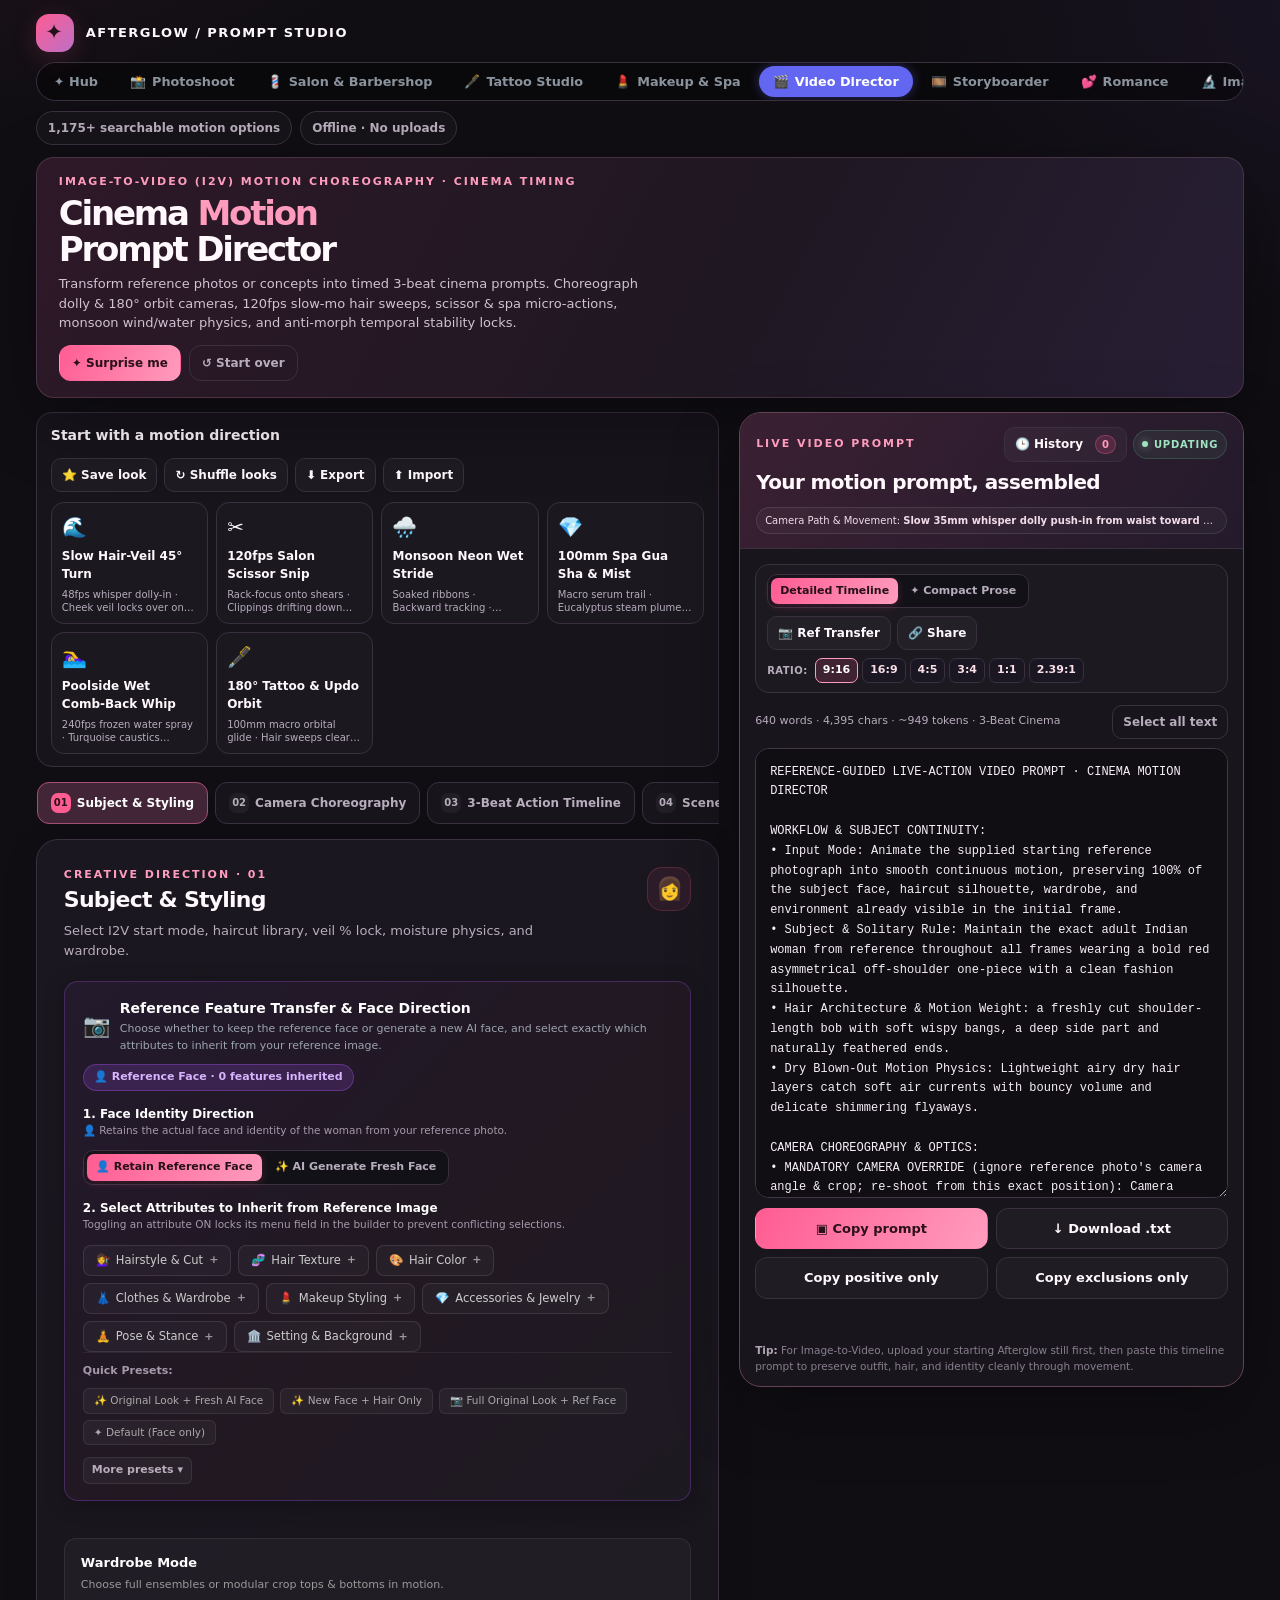
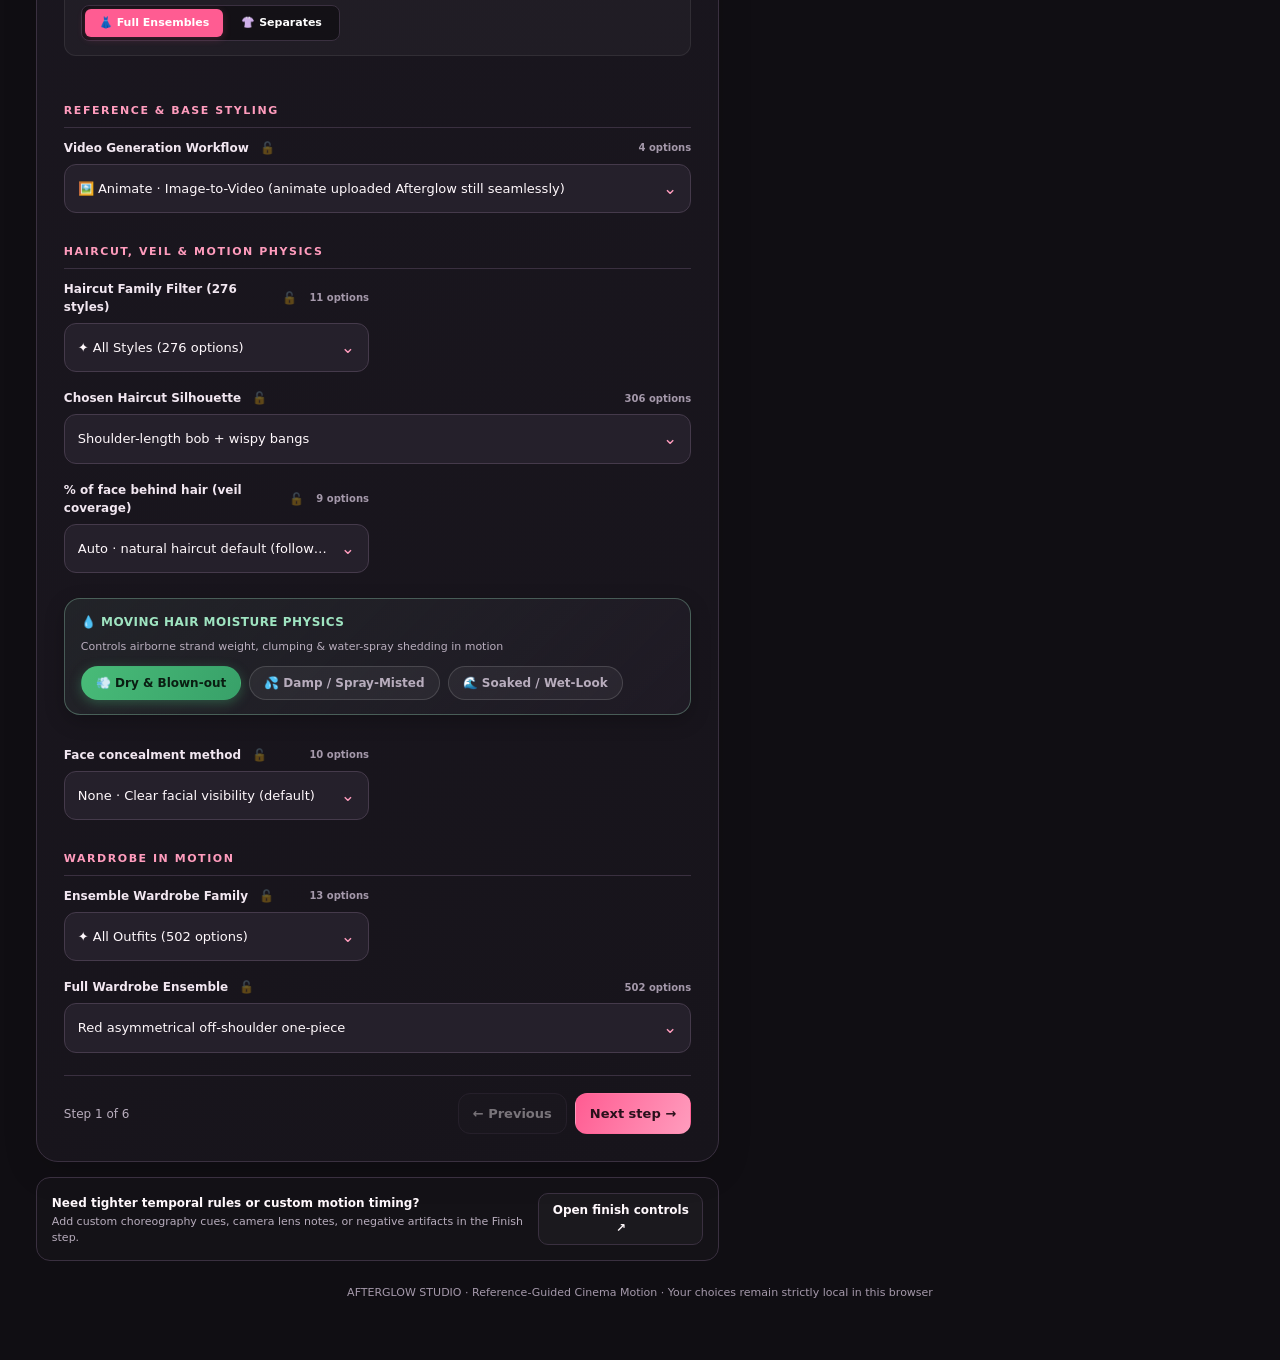
<file: video.html>
<!doctype html>
<html lang="en">
<head>
<meta charset="utf-8">
<meta name="viewport" content="width=device-width, initial-scale=1">
<meta name="color-scheme" content="dark">
<title>Afterglow / Image-to-Video Motion Director</title>
<link rel="stylesheet" href="css/shared.css">
</head>
<body>
<div class="shell">
<header class="topbar"><div class="brand"><span class="brand-mark">✦</span><span>Afterglow / Prompt Studio</span></div>
<nav class="suite-nav" aria-label="Studio Switcher">
  <a href="index.html" class="suite-nav-link" title="Afterglow Hub">✦ Hub</a>
  <a href="photoshoot.html" class="suite-nav-link"><span class="studio-btn-icon">📸</span> Photoshoot</a>
  <a href="salon.html" class="suite-nav-link"><span class="studio-btn-icon">💈</span> Salon &amp; Barbershop</a>
  <a href="tattoo.html" class="suite-nav-link"><span class="studio-btn-icon">🖋️</span> Tattoo Studio</a>
  <a href="makeup_spa.html" class="suite-nav-link"><span class="studio-btn-icon">💄</span> Makeup &amp; Spa</a>
  <a href="video.html" class="suite-nav-link active"><span class="studio-btn-icon">🎬</span> Video Director</a>
  <a href="storyboard.html" class="suite-nav-link"><span class="studio-btn-icon">🎞️</span> Storyboarder</a>
  <a href="romance.html" class="suite-nav-link"><span class="studio-btn-icon">💕</span> Romance</a>
  <a href="image_doctor.html" class="suite-nav-link"><span class="studio-btn-icon">🔬</span> Image Doctor</a>
  <a href="gym.html" class="suite-nav-link"><span class="studio-btn-icon">🏋️</span> Gym &amp; Fitness</a>
</nav>
<div class="top-meta"><span class="pill"><span class="pill-dot"></span> Live prompt preview</span><span class="pill" id="totalOptionCount">Loading choices…</span><span class="pill">Offline · No uploads</span></div></header>

<section class="hero">
  <div>
    <div class="eyebrow" id="heroEyebrow">Image-to-Video (I2V) Motion Choreography · Cinema Timing</div>
    <h1 id="heroTitle">Cinema <span>Motion</span><br>Prompt Director</h1>
    <p id="heroDescription">Transform reference photos or concepts into timed 3-beat cinema prompts. Choreograph dolly &amp; 180° orbit cameras, 120fps slow-mo hair sweeps, scissor &amp; spa micro-actions, monsoon wind/water physics, and anti-morph temporal stability locks.</p>
    <div class="hero-actions">
      <button class="btn btn-primary" id="randomTop" type="button">✦ Surprise me</button>
      <button class="btn btn-secondary" id="copyTop" type="button">▣ Copy current prompt</button>
      <button class="btn btn-secondary" id="shareLookTop" type="button">🔗 Share look</button>
      <button class="btn btn-quiet" id="resetTop" type="button">↺ Start over</button>
    </div>
  </div>
  <aside class="hero-note">
    <div class="sparkle">✧ ✦ ✧</div>
    <div>
      <strong>Smooth motion, zero identity morphing.</strong>
      <p>Structured into Start (0–2s), Peak (2–4s), and Resolve (4–6s+) choreography beats so video models hold facial identity, finger joints, and hair length smoothly across every frame.</p>
      <div class="tags">
        <span class="tag">32 Camera Moves</span>
        <span class="tag">90+ Beat Actions</span>
        <span class="tag">276 Haircuts</span>
        <span class="tag">Moisture &amp; Veil Locks</span>
      </div>
    </div>
  </aside>
</section>

<div class="layout">
<main class="builder">
<section class="preset-strip">
  <div class="strip-head">
    <div>
      <h2>Start with a motion direction</h2>
      <p>Curated multi-beat cinema shots spanning slow salon reveals, monsoon breeze hair curtains, hydrosol misting slow-mo, and runway strides. Tweak any beat without resetting your base styling.</p>
    </div>
    <div class="strip-actions">
      <button class="btn btn-secondary btn-small" id="saveCustomLook" type="button">⭐ Save look</button>
      <button class="btn btn-secondary btn-small" id="shuffleLooks" type="button">↻ Shuffle looks</button>
      <button class="btn btn-secondary btn-small" id="exportPresetsBtn" type="button" title="Export custom looks to JSON">⬇ Export</button>
      <button class="btn btn-secondary btn-small" id="importPresetsBtn" type="button" title="Import custom looks from JSON">⬆ Import</button>
      <input type="file" id="importPresetsInput" accept=".json,application/json" hidden>
    </div>
  </div>
  <div class="preset-grid" id="presets"></div>
</section>

<nav class="section-tabs" id="tabs" aria-label="Prompt builder sections"></nav>

<section class="step-card" id="stepCard">
  <div class="step-head">
    <div>
      <div class="eyebrow" id="stepEyebrow">Creative direction · 01</div>
      <h2 id="stepTitle">Subject, Hair &amp; Wardrobe</h2>
      <p id="stepDescription">Choose input workflow, haircut geometry, face-veil lock, moisture weight, and wardrobe.</p>
    </div>
    <div class="step-icon" id="stepIcon">👩</div>
  </div>
  <div class="field-grid" id="fields"></div>
  <div id="fineTuneArea"></div>
  <div id="specialContent"></div>
  <div class="step-foot">
    <span class="step-count" id="stepCount">Step 1 of 6</span>
    <div class="step-buttons">
      <button class="btn btn-secondary" id="prevStep" type="button">← Previous</button>
      <button class="btn btn-primary" id="nextStep" type="button">Next step →</button>
    </div>
  </div>
</section>

<section class="advanced-bar">
  <div>
    <strong>Need tighter temporal rules or custom motion timing?</strong>
    <small>Add custom choreography cues, camera lens notes, or negative artifacts in the Finish step.</small>
  </div>
  <button class="btn btn-secondary btn-small" id="finishJump" type="button">Open finish controls ↗</button>
</section>
</main>

<aside class="preview">
  <div class="sheet-handle hidden-desktop" id="sheetHandle"></div>
  <div class="preview-head">
    <div class="preview-top">
      <div class="eyebrow">Live video prompt</div>
      <div class="preview-top-actions">
        <button class="btn btn-secondary btn-small" id="openHistoryBtn" type="button" title="View prompt history">🕒 History <span class="badge" id="historyBadge">0</span></button>
        <button class="btn btn-primary btn-small hidden-desktop" id="topQuickCopy" type="button">▣ Copy</button>
        <span class="live">Updating</span>
        <button class="btn-quiet btn-small close-sheet hidden-desktop" id="closeDrawer" type="button">✕ Close</button>
      </div>
    </div>
    <h2>Your motion prompt, assembled</h2>
    <p>Ready for your video generator.</p>
    <div class="summary" id="summary"></div>
  </div>
  <div class="preview-body">
    <div class="preview-toolbar">
      <div class="toolbar-row">
        <div class="seg-control" id="modeSegControl">
          <button type="button" class="seg-btn active" id="btnStructuredMode">Detailed Timeline</button>
          <button type="button" class="seg-btn" id="btnCompactMotion">✦ Compact Prose</button>
        </div>
        <div style="display: flex; gap: 6px;">
          <button class="btn btn-secondary btn-small" id="btnToggleRefPicker" type="button" title="Reference Image & Face Direction">📷 Ref Transfer</button>
          <button class="btn btn-secondary btn-small" id="shareLookBtn" type="button" title="Copy shareable link">🔗 Share</button>
        </div>
      </div>
      <div class="ratio-row">
        <span class="ratio-label">Ratio:</span>
        <div class="ratio-chips" id="ratioChips">
          <button type="button" class="ratio-chip" data-ratio="9:16">9:16</button>
          <button type="button" class="ratio-chip" data-ratio="16:9">16:9</button>
          <button type="button" class="ratio-chip" data-ratio="4:5">4:5</button>
          <button type="button" class="ratio-chip" data-ratio="3:4">3:4</button>
          <button type="button" class="ratio-chip" data-ratio="1:1">1:1</button>
          <button type="button" class="ratio-chip" data-ratio="2.39:1">2.39:1</button>
        </div>
      </div>
    </div>
    <div class="prompt-meta">
      <span id="wordCount">Prompt ready</span>
      <button class="btn btn-quiet btn-small" id="selectPrompt" type="button">Select all text</button>
    </div>
    <textarea class="prompt-area" id="prompt" spellcheck="false" aria-label="Generated video prompt"></textarea>
    <div class="preview-buttons">
      <button class="btn btn-primary" id="copy" type="button">▣ Copy prompt</button>
      <button class="btn btn-secondary" id="download" type="button">↓ Download .txt</button>
      <button class="btn btn-secondary" id="copyPositive" type="button">Copy positive only</button>
      <button class="btn btn-secondary" id="copyNegative" type="button">Copy exclusions only</button>
    </div>
    <div class="toast" id="toast" role="status" aria-live="polite"></div>
  </div>
  <div class="preview-help"><strong>Tip:</strong> For Image-to-Video, upload your starting Afterglow still first, then paste this timeline prompt to preserve outfit, hair, and identity cleanly through movement.</div>
</aside>
</div>

<div class="drawer-backdrop" id="drawerBackdrop"></div>
<div class="mobile-bar" id="mobileBar">
  <div class="mobile-bar-info">
    <span class="mobile-stat" id="mobileWordCount">Prompt ready</span>
    <span class="mobile-sub" id="mobileSummaryMini">Video Director</span>
  </div>
  <div class="mobile-bar-actions">
    <button class="btn btn-secondary btn-small" id="openDrawerBtn" type="button">Preview prompt ↗</button>
    <button class="btn btn-primary btn-small" id="mobileCopyBtn" type="button">▣ Copy</button>
  </div>
</div>
<button class="btn btn-primary fab" id="fab" type="button">▣ Copy prompt</button>

<div class="history-modal" id="historyModal">
  <div class="history-head">
    <div>
      <h3>Video Prompt History</h3>
      <p>Recent choreography prompts from this session.</p>
    </div>
    <div class="history-head-actions">
      <button class="btn-quiet btn-small" id="clearHistoryBtn" type="button">Clear</button>
      <button class="btn-quiet btn-small" id="closeHistoryBtn" type="button">✕ Close</button>
    </div>
  </div>
  <div class="history-list" id="historyList"></div>
</div>
<div class="modal-backdrop" id="historyBackdrop"></div>
<p class="fineprint">AFTERGLOW STUDIO · Reference-Guided Cinema Motion · Your choices remain strictly local in this browser</p>
</div>

<script src="js/shared-veil.js"></script>
<script src="js/shared-datasets.js"></script>
<script src="js/shared-ref-picker.js"></script>
<script>
(function(){
'use strict';

const {
  O,
  HAIR_FAMILIES, hair, hairFaceCoverageOpts,
  OUTFIT_FAMILIES, outfit,
  TOP_FAMILIES, topPieces,
  BOTTOM_FAMILIES, bottomPieces,
  midriffStylings,
  faceObfuscModeOpts
} = window.AfterglowDatasets;

const {
  parseVeilTier, detectHairArchitecture, getVeilRule,
  sanitizeHiddenFaceText, cleanClause, capFirst, stripBuzzwords, dedupeNegatives, estimateTokens,
  extractPositivePrompt, extractNegativePrompt,
  buildObfuscClause, getObfuscNegatives
} = window.AfterglowVeil;

const el = id => document.getElementById(id);
const escapeHtml = (s) => String(s).replaceAll('&', '&amp;').replaceAll('<', '&lt;').replaceAll('>', '&gt;').replaceAll('"', '&quot;');
const CAT_DISPLAY_NAMES = {
  // Camera moves
  dolly: '🚂 Push-In & Tracking',
  orbit: '🔄 Orbit Arcs & 360°',
  handheld: '📹 Handheld & Steadicam',
  crane: '🏗️ Crane, Boom & Tilt',
  macro: '🔍 Micro-Tool Macro',
  // Framerates & Timing
  cinema: '🎬 24fps Cinema Cadence',
  slowmo: '⏳ Slow-Motion High Speed',
  hfr: '⚡ 60fps Fluid Digital',
  // Lenses
  portrait: '👤 50mm / 85mm Cinema Prime',
  wide: '📐 24mm / 35mm Environmental',
  macro_lens: '🔍 100mm Macro Cine Prime',
  // Lighting & Films
  daylight: '☀️ Clean Studio Daylight',
  dramatic: '⚡ Dramatic Chiaroscuro',
  warm: '💡 Warm Tungsten & Edison',
  neon: '🌙 Moody Neon & Night',
  film: '🎞️ 35mm Celluloid Vision3',
  digital: '💎 Arri Alexa Large-Format',
  doc: '📹 16mm Raw Documentary',
  // Pipelines & Pacing
  pipeline_anim: '🖼️ Image-to-Video Animation',
  pipeline_synth: '✨ Reference-Guided Synthesis',
  pipeline_bridge: '🌉 Keyframe Bridge & Loop',
  dur_quick: '⚡ 3s - 5s Quick Take',
  dur_long: '⏳ 7s - 15s Extended Sequence',
  speed_realtime: '⏱️ Realtime 24fps',
  speed_ramp: '🎢 Cinematic Speed Ramp',
  speed_slowmo: '⏳ Hyper Slow-Motion'
};

function formatCategoryName(cat){
  if(CAT_DISPLAY_NAMES[cat]) return CAT_DISPLAY_NAMES[cat];
  return cat.charAt(0).toUpperCase() + cat.slice(1);
}

function formatCategoryHeader(cat){
  const name = formatCategoryName(cat).toUpperCase();
  return `<span>${name}</span>`;
}


const sections = [
  { id: 'vidInputSec', name: 'Subject & Styling', short: 'SUBJECT', icon: '👩', desc: 'Select I2V start mode, haircut library, veil % lock, moisture physics, and wardrobe.' },
  { id: 'vidCameraSec', name: 'Camera Choreography', short: 'CAMERA', icon: '🎥', desc: 'Direct camera path, orbital speed, frame rate slow-motion, and cinema optics.' },
  { id: 'vidActionSec', name: '3-Beat Action Timeline', short: 'BEATS', icon: '⏱️', desc: 'Sequence Start (0–2s), Peak Action (2–4s), Closing Resolve (4–6s+), and micro-expression.' },
  { id: 'vidEnvSec', name: 'Scene & Ambient Physics', short: 'SCENE', icon: '🌬️', desc: 'Choose location, breeze/steam/water movement, and dynamic light shifts.' },
  { id: 'vidTechSec', name: 'Duration, Ratio & Film', short: 'SPECS', icon: '🎞️', desc: 'Configure clip duration, motion amplitude, aspect ratio, and color cinema stock.' },
  { id: 'finish', name: 'Temporal Locks & Finish', short: 'FINISH', icon: '✦', desc: 'Anti-morphing temporal locks, solitary subject safeguards, custom cues, and exclusions.' }
];

// ==========================================
// VIDEO DIRECTOR OPTION BANKS (EXPANDED)
// ==========================================

const vidPipelineModes = O_list([
  ['🖼️ Animate · Image-to-Video (animate uploaded Afterglow still seamlessly)', 'Animate the supplied starting reference photograph into smooth continuous motion, preserving 100% of the subject face, haircut silhouette, wardrobe, and environment already visible in the initial frame', '', 'pipeline_anim'],
  ['✨ Synthesize · Reference-Guided Text-to-Video (synthesize full scene from portrait ref)', 'Generate a complete cinematic live-action video clip preserving the exact facial identity, Indian heritage structure, skin texture, and hair fiber of the supplied portrait reference', '', 'pipeline_synth'],
  ['🌉 Keyframe · Start-to-End Keyframe Bridge (smooth continuous transition between frames)', 'Create an ultra-smooth continuous physical transition bridging the opening pose and composition organically into the ending posture with believable weight shift and hair inertia', '', 'pipeline_bridge'],
  ['🌉 Loop · Seamless Infinite Slow-Motion Loop (ambient hair & mist movement)', 'Design a calm hypnotic seamless-loop video clip with continuous ambient breeze in hair strands, drifting steam or light caustics, and steady subtle breathing motion', '', 'pipeline_bridge']
]);

function O_list(arr){
  return arr.map(x => O(x[0], x[1], x[2] || '', x[3] || 'all'));
}

const vidCameraFamilies = [
  O('✦ All Camera Movements (32 paths)', 'all'),
  O('🚂 Push-In, Dolly & Tracking (8 paths)', 'dolly'),
  O('🔄 Orbit Arcs & Semi-360 Reveals (6 paths)', 'orbit'),
  O('📹 Handheld, Steadicam & Candid BTS (6 paths)', 'handheld'),
  O('🏗️ Crane, Boom, Tilt & Pedestal (6 paths)', 'crane'),
  O('🎯 Locked Tripod & Rack-Focus Macros (6 paths)', 'macro')
];

const vidCameraMoves = O_list([
  // Dolly & Tracking
  ['Slow 35mm whisper dolly push-in from waist toward cheekbones', 'ultra-smooth motorized dolly push-in gliding slowly forward from a waist-up medium frame into a tight cheekbone beauty portrait without camera shake', '', 'dolly'],
  ['Reverse dolly track pulling smoothly backward as model strides forward', 'fluid backward dolly tracking shot matching the model’s confident walking pace step-for-step while keeping background architecture sliding past smoothly', '', 'dolly'],
  ['Horizontal lateral slider glide across backlit window & salon chair', 'silky low horizontal slider tracking left-to-right past the styling chair, revealing changing rim light along hair perimeter and foreground depth objects', '', 'dolly'],
  ['Intimate slow creep-in locking onto razor blade & wet jawline contour', 'gradual whisper-quiet macro push-in closing from 24 inches to 8 inches beside the neckline and tool edge with razor-thin shallow focal plane', '', 'dolly'],
  ['Quick dynamic whip-track sweeping into a sharp stopped 3/4 portrait', 'energetic sideways tracking whip smoothly decelerating with damped inertia right into a crisp three-quarter editorial close-up', '', 'dolly'],
  ['Over-the-shoulder forward creep peering past barber into station', 'subtle over-the-shoulder forward glide drifting slowly past the barber’s dark sleeve to center the seated female protagonist cleanly', '', 'dolly'],
  ['Diagonal ascending push-in from lower collarbone up to veiled brow', 'diagonal rising dolly movement climbing gradually from bare clavicle shadows up across lips toward the glossy hair curtain', '', 'dolly'],
  ['Smooth parallel sidewalk tracking shot alongside flowing fabric', 'long-lens parallel sidewalk tracking shot following the subject from profile view as traffic bokeh and trees streak gently behind', '', 'dolly'],

  // Orbit Arcs
  ['Smooth 180-degree semi-orbit sweeping from profile into 3/4 frontal', 'cinematic curved 180-degree orbital arc gliding effortlessly around the model from a pure rear-profile neckline view to an intimate front 3/4 angle', '', 'orbit'],
  ['Slow 90-degree orbital wrap showcasing asymmetric hair drape & veil', 'graceful 90-degree slow orbital rotation circling around the covered side of her face to showcase satin hair curtain continuity', '', 'orbit'],
  ['Tight macro arc circling around ear, neck tattoo, or serum cheek glow', 'tight close-up orbital pan gliding smoothly around her sculpted shoulder blade and cheekbone while glancing highlights roll across wet skin', '', 'orbit'],
  ['Counter-orbit reveal as model turns left while camera tracks right', 'dynamic opposing motion where the model turns her chin slowly clockwise as the camera orbits smoothly counter-clockwise for rich 3D parallax', '', 'orbit'],
  ['Wide 270-degree Steadicam room sweep showcasing full loft & entourage', 'sweeping 270-degree continuous Steadicam circle capturing the bustling studio or salon interior receding into soft depth around the poised subject', '', 'orbit'],
  ['Gentle 30-degree micro-arc adding subtle 3D depth on seated subject', 'restraint-focused micro-arc drifting barely 30 degrees around her chair—giving unmistakable real-world 3D parallax with zero geometric warping', '', 'orbit'],

  // Handheld & Steadicam
  ['Intimate organic 50mm documentary handheld breathing sway', 'authentic operator-held 50mm cinema camera exhibiting tiny organic breathing micro-sway, lending raw backstage documentary intimacy', '', 'handheld'],
  ['Candid BTS follow-cam trailing two paces behind through doorway', 'behind-the-scenes handheld follow-cam stepping behind her through a sunlit doorway before she turns naturally toward the lens', '', 'handheld'],
  ['Spontaneous eye-level paparazzi/lookbook handheld with micro pan', 'lively fashion-week street-style handheld camera subtly adjusting framing to track a quick hair toss and smirk', '', 'handheld'],
  ['Low-raking waist-level Steadicam follow accentuating stride & silhouette', 'grounded waist-level Steadicam tracking upward slightly to lend statuesque runway dominance across wet cobblestone or concrete', '', 'handheld'],
  ['Dutch-angle 12-degree handheld drift building tension during prep', 'subtly tilted 12-degree handheld perspective slowly leveling horizontal as she completes her head turn', '', 'handheld'],
  ['Direct handheld phone-candid jitter mimicking raw behind-the-scenes clip', 'authentic smartphone-held natural micro-motion capturing an unscripted backstage laughter moment between formal takes', '', 'handheld'],

  // Crane, Boom & Tilt
  ['Graceful downward crane boom from chandelier/skylight to chair level', 'elevated overhead crane jib lowering smoothly down through atmospheric ceiling beams and warm pendant haze into an intimate eye-level portrait', '', 'crane'],
  ['Rising pedestal reveal climbing from wet floor reflections up full figure', 'slow vertical pedestal elevator glide rising seamlessly from mirror-wet marble puddles past hemline, waist, and collarbone up to jawline', '', 'crane'],
  ['Top-down 45-degree bird’s-eye drift descending gently onto spa bed', 'high overhead boom lowering steadily toward a reclined treatment bed as rose-quartz tools and facial steam cross the foreground', '', 'crane'],
  ['Reverse high-pullaway jib ascending smoothly into wide cityscape dusk', 'cinematic closing crane pullback ascending upward and outward over a rooftop terrace, gradually revealing endless dusk skyline bokeh', '', 'crane'],
  ['Subtle upward chin-to-crown tilt emphasizing layered haircut bounce', 'slow fluid vertical tripod tilt rising cleanly from collarbone detail across mouth and cheekbone hair tips up to lifted crown volume', '', 'crane'],
  ['Sweep-down rain tilt moving from illuminated neon awnings onto wet model', 'atmospheric vertical tilt descending from glowing monsoon street awnings through backlit rain streaks onto her drenched hair silhouette', '', 'crane'],

  // Locked Tripod & Rack Focus
  ['Locked-off tripod still frame allowing pure subject & wind micro-motion', 'rock-steady locked-off cinema tripod composition holding architecture 100% still so every movement comes purely from hair strands, mist, and posture', '', 'macro'],
  ['Crisp manual rack-focus pull from foreground scissor blades to her cheek', 'tactile cinema follow-focus pull shifting sharply from glistening foreground shear blades and falling clippings deep into focus on her face/veil', '', 'macro'],
  ['Shallow 100mm rack-focus from serum dropper bead onto damp jawline curve', 'ultra-shallow macro rack-focus transitioning smoothly off a suspended serum droplet tip onto translucent skin micro-pores below', '', 'macro'],
  ['Steady mirror-perspective static frame watching subtle barber comb tension', 'stationary vanity framing capturing authentic calm reflection symmetry while comb teeth draw straight tension down through damp ends', '', 'macro'],
  ['Split-diopter vintage lock keeping foreground clip & background door sharp', 'retro editorial cinema composition keeping an extreme foreground hand gesture and distant background silhouette crisply readable simultaneously', '', 'macro'],
  ['Slow breath-hold lock centered squarely on 100mm lip/cheekbone glow', 'stationary 100mm beauty frame calibrated so even subtle exhales, eyelid flutters, and mist settling read with hyper-real texture', '', 'macro']
]);

const vidFramerates = O_list([
  ['🎬 24fps · Classic Cinema Natural Motion (180° shutter)', 'filmed cleanly at 24fps cinema cadence with organic 180-degree shutter motion blur and lifelike human tempo', '', 'cinema'],
  ['⏳ 48fps · Silky Fluid Movement (subtle dreamy deceleration)', 'captured at 48fps subtly slowed to 24fps (0.5× slow-mo) giving hair turns, hand gestures, and draped fabric liquid silk grace', '', 'slowmo'],
  ['⏳ 120fps · Hyper-Slow Motion Cinema (hair & droplet suspended)', 'shot at 120fps hyper-slow-motion playback so every swinging hair ribbon, falling water droplet, and floating hair clipping glides weightlessly', '', 'slowmo'],
  ['⏳ 240fps · Ultra-High-Speed Splash & Scissor Detail', 'ultra-high-speed 240fps slow-motion capture freezing airborne spray-bottle droplets, rain spray, and crisp shear blade closure in razor clarity', '', 'slowmo'],
  ['⚡ 60fps · Hyper-Crisp Modern Digital Documentary', 'smooth high-frame-rate 60fps behind-the-scenes documentary clarity with crisp tactile sharpness on skin and texture', '', 'hfr']
]);

const vidFocalLenses = O_list([
  
  ["👤 50mm · 50mm f/1.2 Noctilux Cinema Prime (luminous skin & cream bokeh)", "shot on a vintage 50mm f/1.2 cinema prime with velvety organic highlight roll-off and creamy background separation", "", "portrait"],
  ["👤 85mm · 85mm f/1.4 Master Anamorphic (oval bokeh & portrait magic)", "85mm T1.4 anamorphic prime delivering gentle horizontal oval bokeh streaks, dimensional subject pop, and flattering facial optics", "", "portrait"],
  ["📐 35mm · 35mm f/1.4 Cooke S4 (intimate spatial proximity & film warmth)", "35mm T1.4 Cooke S4 cinema lens preserving warm golden Indian skin tones and immersive near-field room presence", "", "wide"],
  ["📐 24mm · 24mm f/1.8 Wide Kinetic Prime (spacious room perspective)", "wide 24mm prime capturing full styling station architecture, background motion, and foreground spatial depth", "", "wide"],
  ["🔍 100mm · 100mm f/2.8 Macro Cine Prime (pores, blade edges & water beads)", "100mm macro cinema prime resolving microscopic water beads, scissor steel texture, skin pores, and crisp strand edge gleams", "", "macro_lens"],

]);

// ==========================================
// 3-BEAT ACTION TIMELINE LIBRARIES
// ==========================================

const vidActionDomains = [
  O('✦ All Motion Domains (80+ beat actions)', 'all'),
  O('✂️ Haircut, Barber & Salon Chair', 'salon'),
  O('💃 Editorial Fashion & Stride', 'editorial'),
  O('💄 Makeup Chair, Serums & Spa Steam', 'spa'),
  O('🌊 Monsoon Rain, Pool & Wind Physics', 'aquatic'),
  O('🖋️ Tattoo Macro & Skin Canvas', 'tattoo')
];

const vidBeatStarts = O_list([
  // Salon (6)
  ['0–2s: Seated still in black salon cape under fine spray-bottle mist cloud', 'model sits calmly draped in a silky black cutting cape as an aluminum bottle sprays fine glistening water mist across her crown hair', '', 'salon'],
  ['0–2s: Damp comb-down hair veil resting completely smoothly across closed upper face', 'camera opens on her freshly combed damp glossy front hair sheet resting cleanly over forehead and eyes while hands position steel shears', '', 'salon'],
  ['0–2s: Perched on low backless cutting stool, head tilted 25° downward calmly', 'opens on the model seated poised on a low backless stool with chin dipped smoothly forward, dark hair combed sleekly over cheeks', '', 'salon'],
  ['0–2s: Barber checking wet side-part line carefully with carbon pintail comb', 'male barber draws slender carbon pintail divider across crown hairline before slicing first guide section', '', 'salon'],
  ['0–2s: Female barber standing attentively above reclined male client in soap lather', 'our female protagonist leans poised over her seated male client resting a steamed razor gently beside dense beard lather', '', 'salon'],
  ['0–2s: Resting chin lightly forward while clippers/shears hover ready at nape', 'begins from a crisp nape profile view showing fine loose strands brushed clear above fresh cape paper strip', '', 'salon'],
  // Editorial (7)
  ['0–2s: Standing poised in 3/4 silhouette facing slightly away into soft key light', 'begins from a quiet still three-quarter back/side stance illuminated cleanly by window rim light before motion initiates', '', 'editorial'],
  ['0–2s: Leaning casually against concrete wall/railing looking calmly off-frame', 'opens with model leaning relaxed against textured stone/glass, hands resting lightly at hip/collar with steady breathing', '', 'editorial'],
  ['0–2s: Seated on velvet studio cube with fingers resting lightly beside temple hair', 'begins seated balanced on a minimal cube, fingertips hovering calmly near her cheek wisps as tension builds', '', 'editorial'],
  ['0–2s: Standing motionless inside tall shadowed doorway waiting on photographer cue', 'begins framed starkly against glowing corridor doorway before stepping calmly forward into studio key light', '', 'editorial'],
  ['0–2s: Back turned to lens facing ocean/city dusk balcony railing in wind', 'opens purely on silhouette back, shoulder line, and gentle fluttering strands against twilight horizon', '', 'editorial'],
  ['0–2s: Adjusting oversized coat lapel lazily with eyes cast softly downward', 'opens in candid unposed in-between calm as slender fingers smooth fabric collar quietly', '', 'editorial'],
  ['0–2s: Paused at bottom of grand stone staircase glancing softly back over bare shoulder', 'begins anchored cleanly on stepped stone with spine elongated and calm chin poised toward stairwell light', '', 'editorial'],
  // Spa (6)
  ['0–2s: Reclined peacefully on heated spa linen with warm steam drifting past cheek', 'opens in serene 100mm macro profile as aromatic mist curls softly over freshly oiled bare shoulders and cheek pores', '', 'spa'],
  ['0–2s: Seated before warm Edison vanity bulbs holding clipped duckbill waves in check', 'begins centered in glowing tungsten vanity light with front waves pinned cleanly back behind temples via matte clips', '', 'spa'],
  ['0–2s: Wearing cool frosted cryo-globes resting delicately beneath flushed cheekbones', 'opens silently on translucent frosted spa globes cooling radiant cheek skin amidst tranquil spa candle flicker', '', 'spa'],
  ['0–2s: Male MUA inspecting eyebrow arch subtly in tungsten dressing glow before stroke', 'attending male makeup artist holds fine angled brush poised inches from lash line beneath warm mirror bulb haze', '', 'spa'],
  ['0–2s: Wrapped in strapless cream spa towel resting elbows on cool Carrara marble', 'opens with bare collarbones and radiant serum skin framed softly beside steaming glass atomizer on white marble', '', 'spa'],
  ['0–2s: Resting peacefully under damp lavender towel compress along lower jawline', 'begins with soothing steaming cloth cupping jaw contour while stray temple wisps gleam gently in warm light', '', 'spa'],
  // Aquatic (5)
  ['0–2s: Emerging calmly chest-deep from mirror-still turquoise pool/rainlight', 'opens chest-deep in dark luminous water with drenched slicked strands resting flat along collarbones', '', 'aquatic'],
  ['0–2s: Standing beneath covered dark marquee watching heavy monsoon streaks fall', 'begins motionless inside sheltered warm awning shadow looking gently outward toward falling rain curtains', '', 'aquatic'],
  ['0–2s: Standing under outdoor warm marble rain shower head holding eyes softly closed', 'opens under cascading transparent rainfall catching warm backlit droplets across wet slicked hair crown', '', 'aquatic'],
  ['0–2s: Sitting on wet travertine pool ledge dangling ankles quietly over glowing caustics', 'begins relaxed poolside as turquoise light ripples across damp satin fabric and shimmering shoulders', '', 'aquatic'],
  ['0–2s: Rainwater streaking steadily down misty window glass directly beside her profile', 'opens through wet rain-dotted window pane framing serene silhouette behind warm café amber bokeh', '', 'aquatic'],
  // Tattoo (4)
  ['0–2s: Close 100mm focus on freshly inked/healed fine-line clavicle/rib tattoo', 'opens macro-tight on sharp single-needle dermal ink contouring bare sunlit skin while breath subtly lifts the ribcage', '', 'tattoo'],
  ['0–2s: Sideways concealed profile showcasing bare tattooed nape beneath high bun/updo', 'begins cleanly framed from three-quarter back/side highlighting bare neck ink under a sculpted updo before head turns', '', 'tattoo'],
  ['0–2s: Artist black-gloved fingertips stretching taut skin beside delicate floral stencil', 'opens close-up on purple fine-line stencil contour across bare flank under cool skylight studio wash', '', 'tattoo'],
  ['0–2s: Sitting calmly barefoot on rumpled white morning sheets admiring forearm ink', 'opens in gentle golden morning beam catching fine skin goosebumps and crisp dark forearm linework', '', 'tattoo']
]);

const vidBeatMids = O_list([
  // Salon (8)
  ['2–4s: Male barber lifts comb smoothly through damp section & snips crisp clean line', 'the male barber slides a black carbon comb cleanly through the middle section, holding damp hair fibers taut between index and middle fingers as Japanese steel shears execute two clean deliberate snips, releasing tiny damp clippings down onto the matte black cape', '', 'salon'],
  ['2–4s: Barber gently sweeps heavy wet/damp front veil panel deliberately over eye', 'focused male barber uses wide-tooth comb and steady fingertips to drape a solid, continuous glossy satin panel of front hair smoothly downward across the upper face in one fluid sheet', '', 'salon'],
  ['2–4s: Model softly lifts palm brushing loose freshly trimmed clippings off shoulder', 'seated model slowly raises one slender hand to dust fine damp freshly snipped hair tips off her cape collar with understated calm poise', '', 'salon'],
  ['2–4s: Wide blowout brush twirling ends outward as warm dryer air billows silhouette', 'warm salon airflow catches newly layered ends cleanly around a round boar-bristle brush, bouncing feathery bangs outward in buoyant slow motion', '', 'salon'],
  ['2–4s: Female model (barber) executes slow precise straight-razor cheek shave glide', 'our female protagonist (acting as skilled artisan barber) stretches the seated male client’s lower cheek gently while drawing a gleaming folded straight razor smoothly downward through warm lather foam', '', 'salon'],
  ['2–4s: Male barber unclips top butterfly clamps allowing damp crown waterfall to drop', 'barber pops open sleek black butterfly sectioning clips one by one, letting dense freshly layered damp sheets cascade down seamlessly past jawline', '', 'salon'],
  ['2–4s: Continuous misting spray arc sweeping left-to-right saturating lengths deeper', 'steady hand squeezes brass-trigger mist bottle sweeping glistening water droplets cleanly across dry tips into sleek saturated clumping', '', 'salon'],
  ['2–4s: Razor-feather point-cutting vertically upward into dry wispy curtain ends', 'steel shear tips flutter in rapid precision vertical point-cuts creating feathery texture as microscopic cut tips float down past black cape folds', '', 'salon'],
  // Editorial (8)
  ['2–4s: Slow 45-degree chin pivot causing sleek front hair wave to swing & veil one eye', 'she rotates her head deliberately 45 degrees toward camera key light, letting a lush Veronica-Lake glossy hair sweep glide weightlessly across her cheekbone and lock cleanly over one eye', '', 'editorial'],
  ['2–4s: Running spread fingers smoothly upward from nape to lift voluminous bounce', 'she threads splayed fingers smoothly under the back hair bulk and tosses her crown upward in one fluid motion so cascading layers unfurl across her shoulders in slow motion', '', 'editorial'],
  ['2–4s: Tucking loose cheekbone wisp slowly behind ear revealing jawline & earring drop', 'with delicate unhurried finger timing, she hooks one silky front strand gently behind her ear, bringing cheekbone shadow and metallic jewelry glint into sharp relief', '', 'editorial'],
  ['2–4s: Stepping cleanly forward mid-stride as trench coat lapels & hem billow wide', 'she takes two measured editorial steps straight down the line of sight as breeze catches the loose open trench/dress hem and whips trailing hair ends naturally past shoulder', '', 'editorial'],
  ['2–4s: Lifting gloved/bare hand to temple shielding facial profile gracefully sideways', 'turned cleanly sideways in golden sidelight, she slowly raises one open hand gently to her forehead/temple concealing her frontal expression while highlighting silhouette and hair sheen', '', 'editorial'],
  ['2–4s: Slow 180-degree shoulder pivot wrapping all hair dramatically forward over shoulder', 'she rotates gracefully on ball of foot while gathering thick lengths forward over her bare left collarbone in one liquid sweep', '', 'editorial'],
  ['2–4s: Sliding dark tortoiseshell sunglasses subtly down nose bridge to reveal steady gaze', 'minimalist frame lowers effortlessly half-inch down bridge catching sudden reflection off key light cleanly', '', 'editorial'],
  ['2–4s: Pulling sleek silk coat/blazer collar slowly closed across bare sternum mid-turn', 'confident casual turn clutching wide tailored wool lapel loosely against golden twilight breeze', '', 'editorial'],
  // Spa (7)
  ['2–4s: Male MUA steadies pinky softly on cheek while sweeping razor-thin black wing liner', 'attending male makeup artist braces his pinky gingerly along the apple of her cheek and pulls one continuous unbroken stroke of jet-black liquid liner outward smoothly', '', 'spa'],
  ['2–4s: Glass pipette squeezes glistening hyaluronic serum bead rolling slowly down cheek', 'glass dropper hovers millimeters above her cheekbone, releasing one crystal-clear serum drop that trails down organically across visible skin micro-pores', '', 'spa'],
  ['2–4s: Rose-quartz gua sha stone gliding steadily upward along sleek jawline oil gleam', 'smooth contoured rose-quartz stone traces steadily upward from chin to earlobe over glistening botanical oil, subtly lifting cheek contours', '', 'spa'],
  ['2–4s: Ultra-fine hydrosol spray atomizer casts backlit cloud settling across lashes', 'an iridescent halo mist from a glass spritzer billows past the key light, depositing microscopic glistening water beads onto temples, shoulders, and collarbones', '', 'spa'],
  ['2–4s: Unclipping dark matte duckbill hair clip at temple releasing soft curtain layers', 'she reaches up effortlessly with thumb and forefinger to pop open a dark duckbill sectioning clip, letting pinned front layers fall naturally around her cheek', '', 'spa'],
  ['2–4s: Translucent setting powder cloud drifting weightlessly off fluffy squirrel brush', 'fine luminescent powder bursts softly off wide fan bristles under backlighting while MUA pats under-eye contour cleanly', '', 'spa'],
  ['2–4s: Peeling semi-sheer cooling hydrogel mask corner gently back off luminous cheekbone', 'delicate manicured fingers peel saturated translucent mask edge slowly upward revealing glassy pore-fresh glow below', '', 'spa'],
  // Aquatic (6)
  ['2–4s: Stepping cleanly into warm evening rain as saturated hair slicks smooth & heavy', 'stepping gracefully out into glistening illuminated rainfall, raindrops scatter sharply off drenched hair ribbons clinging cleanly down temples and neck', '', 'aquatic'],
  ['2–4s: Sweeping drenched wet hair straight backward with both palms out of pool water', 'sliding both wet hands cleanly back from forehead through crown, shedding cascading silver droplets into golden sunset ripples behind her', '', 'aquatic'],
  ['2–4s: Standing in sudden coastal wind tunnel as wet-damp ends lift dramatically', 'strong sea breeze whips damp separated hair ribbons softly across jawline while linen robe straps billow effortlessly behind bare shoulders', '', 'aquatic'],
  ['2–4s: Submerging neck slowly back into turquoise infinity pool leaving ribbons floating', 'tilts gently backward across glassy water surface so saturated hair fans outward softly in weightless floating ribbons', '', 'aquatic'],
  ['2–4s: Flicking saturated hair ends subtly over wet shoulder casting silver spray arc', 'quick crisp shoulder turn flings bright backlit water droplets horizontally into shallow night neon bokeh', '', 'aquatic'],
  ['2–4s: Pressing cool damp palm slowly down wet collarbones catching steam & condensation', 'smooth wet fingertips glide down collarbone contour shimmering with rain sheen and mist droplets', '', 'aquatic'],
  // Tattoo (5)
  ['2–4s: Gliding gloved fingertips gently beside fresh healed collarbone tattoo ink', 'close tracking focus follows bare/gloved fingertips grazing gently inches from intricate single-needle botanical lines across breathing collarbone contours', '', 'tattoo'],
  ['2–4s: Tilting bare shoulder backward slowly so hair drapes clear of intricate spine ink', 'she lowers her shoulder blade gently forward while brushing heavy hair forward over the opposite arm, revealing the crisp symmetrical spine mandala smoothly', '', 'tattoo'],
  ['2–4s: Wiping green-soap foam calmly clean across fresh ribbed ink with dark folded gauze', 'slow firm wipe clears pale foam cleanly from crisp wet-black botanical stems glistening under soothing balm sheen', '', 'tattoo'],
  ['2–4s: Raising bare forearm slowly across golden morning window ray highlighting delicate flower ink', 'turning bare wrist effortlessly toward diagonal sunbeam so razor-thin ink stems read against warm skin pores and golden hairs', '', 'tattoo'],
  ['2–4s: Turning bare back toward 85mm camera pulling messy bun slightly tighter at nape', 'both slender arms lift loosely tying dark messy topknot up high to frame fresh spine center-line art clearly', '', 'tattoo']
]);

const vidBeatEnds = O_list([
  ['4–6s: Settling quietly into knowing closed-lip half-smile holding poise', 'head settles softly at rest with an unforced private closed-lip smirk and calm rhythmic breath while camera completes final inch of glide', '', 'all'],
  ['4–6s: Holding steady serene veiled stillness as heavy glossy front veil stays locked', 'subject holds calm motionless composure as the sleek combed hair curtain remains firmly anchored over the veiled eye(s) with subtle end-strand settle', '', 'all'],
  ['4–6s: Turning gracefully away 60 degrees into background soft golden bokeh', 'model pivots smoothly away toward the distant terrace/room background, letting final highlight roll across neckline silhouette before fade', '', 'all'],
  ['4–6s: Final close pause as mist droplets catch golden light along lips & collarbone', 'motion slows gently to near-stillness in shallow bokeh while micro-droplets sparkle quietly across plump hydrated skin and glistening hair ends', '', 'all'],
  ['4–6s: Confident unbothered direct glance directly down camera barrel as music beat hits', 'completes turn squarely toward the lens with unwavering poised gaze and slight lift of chin in editorial authority', '', 'all'],
  ['4–6s: Lowering eyelashes serenely toward resting neutral breath in candlelit warmth', 'exhales peacefully as gaze drops softly downward in tranquil candid beauty', '', 'all'],
  ['4–6s: Brief spontaneous candid laugh softening cheeks right before cutting away', 'breaks effortlessly out of composed pose into a warm unguarded half-laugh turning softly off camera', '', 'all'],
  ['4–6s: Sculpted motionless pause in crisp profile silhouetting new haircut line', 'stops cleanly on final angle letting back layers swing gently to rest in razor-sharp silhouette against window glow', '', 'all'],
  ['4–6s: Slow pull-away leaving subject framed smaller amidst atmospheric room haze', 'subject relaxes posture peacefully as drifting steam or rain haze slowly softens outer frame edges', '', 'all'],
  ['4–6s: Quiet closing eye-contact over shoulder before stepping cleanly past frame left', 'offers one parting calm look backward over bare shoulder before drifting gracefully toward soft focus exit', '', 'all'],
  ['4–6s: Delicate chin dip letting parted bottleneck curtain bangs settle into symmetry', 'chin lowers half-inch cleanly as twin arched curtain panels frame outer cheekbones in effortless balance', '', 'all'],
  ['4–6s: Still chest breath rise & single unhurried blink in 100mm hyper-detail lock', 'closes in razor-sharp tranquil stillness holding eye catchlights and damp micro-strands cleanly frozen on final chord', '', 'all']
]);

const vidFacialMicroMotions = O_list([
  ['Natural quiet breathing, soft single natural blink & micro lip part', 'subtle rhythmic collarbone breath rise, one organic blink, and barely perceptible relaxation of parted lips'],
  ['Serene zero-eye stillness (ideal for 80–100% hair veil or closed-eyes spa)', 'calm tranquil facial stillness with serene slow breathing cadence and zero distracting wide-eye darting'],
  ['Warm playful half-smirk forming gradually across outer cheeks', 'an authentic tiny corner-lip smirk warming gently across relaxed cheek contours without exaggerated teeth'],
  ['Focused steady beauty pose (still jaw & soft composed gaze)', 'unflinching editorial composure with gentle natural eyelid poise during fine liner or scissor detail'],
  ['Spontaneous real laugh crinkle mid-sentence transitioning back to calm', 'flicker of genuine off-camera amused laugh followed immediately by soft composed settling'],
  ['Soft involuntary squint against golden sunlight followed by serene exhale', 'natural gentle brow relax and soft pupil adjustment into warm late afternoon key light'],
  ['Slow downward gaze drop across cheekbones then lifted toward horizon', 'graceful slow eyelid dip tracing jawline line before lifting eyes calmly past lens edge'],
  ['Biting lower lip briefly in amused concentration before relaxing', 'micro-candid lip bite during hair adjustment releasing cleanly into relaxed serene contour'],
  ['Tranquil parted-mouth inhale under warm hydrosol spray cooling skin', 'delicate slow chest inhalation with barely parted hydrated lips catching fine aromatic spray'],
  ['One subtle arched eyebrow in cool editorial confidence', 'effortless understated brow lift pairing amused detachment with razor-sharp poise']
]);

const vidEnvironments = O_list([
  ['Luxury sunlit loft studio with sheer blowing ivory linen curtains', 'spacious minimalist loft studio bathed in late afternoon sunbeams with floor-to-ceiling sheer ivory curtains billowing gently'],
  ['Authentic busy Indian barbershop with glowing mirrors, steel tools & male clientele', 'lived-in atmospheric Indian barbershop with dark Belmont hydraulic chairs, warm tungsten bulbs, misting bottles, and out-of-focus male activity behind'],
  ['Neon rain-slicked Tokyo/Mumbai night alley awash in magenta & amber puddles', 'cinematic wet night street lined with glowing shop signs reflecting liquid gold and magenta puddles across glistening dark asphalt'],
  ['Travertine infinity pool edge overlooking ocean twilight horizon', 'warm stone infinity pool deck overlooking deep twilight sea horizon with rhythmic turquoise light caustics rippling upward'],
  ['Candlelit Seoul thermal spa cabin with ceramic mist diffuser & dark slate', 'intimate architectural thermal spa sanctuary bathed in warm candle glow and pale slate reflections'],
  ['Parisian balcony overlooking evening rooftops in soft coastal twilight', 'romantic Haussmann wrought-iron balcony high above soft evening city bokeh and gentle dusk wind'],
  ['Backstage fashion-week vanity row glowing under warm Edison mirror bulbs', 'electric backstage dressing corridor framed by rows of warm frosted vanity bulbs, metallic racks, and blurred movement behind'],
  ['Moody dark slate luxury hotel bathroom filled with warm mirror steam', 'five-star dark marble suite bathroom veiled softly in aromatic rising shower mist and warm recessed brass sconces'],
  ['Rajasthani sandstone heritage haveli courtyard in golden sunset dust motes', 'exquisite hand-carved sandstone courtyard alive with warm slanted afternoon sunbeams and gently swaying marigold petals'],
  ['Humid conservatory greenhouse overflowing with giant wet tropical monsteras', 'glass-domed Victorian botanical greenhouse teeming with misted emerald palm leaves and soft overhead sunlight'],
  ['Rain-streaked luxury sedan backseat gliding past blurred wet city bokeh', 'intimate leather car interior rolling smoothly past liquid neon city rain streaks along fogged side glass'],
  ['Milan Fashion Week glossy black runway catwalk under crisp strobe beams', 'high-contrast editorial runway gleaming black under pulsing flashes and blurred rows of silhouettes'],
  ['Sun-drenched Amalfi coastal cliff terrace with lemon branches & sea sparkles', 'bright whitewashed Mediterranean cliff stone framing swaying citrus foliage and sparkling turquoise sea behind'],
  ['Subterranean smoky Tokyo jazz cellar with amber tungsten wall sconces', 'moody stone vault lounge bathed in warm golden spotlights and soft background acoustic blur'],
  ['Outdoor tropical teakwood rain shower with steam rising off dark basalt', 'lush open-air wooden rain sanctuary framed by steaming black stone walls and misty foliage'],
  ['Minimalist curved architectural concrete studio cyclorama with light beams', 'stark gallery-white & raw concrete studio set illuminated by passing sharp diagonal sun shafts']
]);

const vidEnvPhysics = O_list([
  ['Gentle golden-hour crosswind lifting loose temple flyaways & hem edges', 'subtle warm natural air current drifting right-to-left, floating fine loose hairs delicately across glowing key light'],
  ['Rising warm aromatic spa steam plumes curling past foreground backlight', 'translucent organic ribbons of gentle facial mist and warm steam drifting languidly upward past the subject without fogging clarity'],
  ['Backlit fine raindrops & water-spray halo suspended crisply in air', 'thousands of luminous sunlit mist and rain droplets dancing sharply in air around shoulders and glistening hair tips'],
  ['Shimmering water caustics dancing fluidly upward across bare neck & wall', 'living refractive ripples of pool water light sweeping rhythmically across skin contours, damp strands, and marble stone'],
  ['Airborne fine trimmed hair clippings & translucent setting powder falling slowly', 'microscopic cut hair wisps and feathery powder motes drifting weightlessly downward through warm focused key light'],
  ['Completely still quiet luxury interior air (pure micro-motion focus)', 'dead-calm indoor atmosphere with zero external wind disruption, centering every visual ripple on deliberate subject choreography'],
  ['Gentle electric fan breeze fluttering satin robe belt & cheekbone curtains', 'soft backstage fan airflow keeping wispy curtain bangs and lightweight satin edges continuously alive'],
  ['Drifting warm sunlit dust motes swimming peacefully across shadow beams', 'delicate suspended golden dust motes floating lazily through crisp architectural window shafts'],
  ['Soft steam wisps condensing gradually across cool mirror & glass perimeter', 'subtle organic warm bath mist rising silently near dark wood trim and brass fixtures'],
  ['Slow falling rain curtains pouring cleanly past distant blurred neon awnings', 'rich silver rain streaks slicing rhythmically outside sheltered entrance overhang']
]);

const vidLightingShifts = O_list([
  ['Constant sculpted beauty-dish & warm tungsten consistency', 'rock-steady physical lighting balance preserving exact skin tone and consistent shadow directions across every frame'],
  ['Gradual golden sunbeam sweep panning subtly across cheek & hair sheen', 'slow natural passing sunlight band warming across her jawline and glossy crown texture mid-shot'],
  ['Subtle flickering candle & neon sign spill dancing across wet skin speculars', 'organic live practical light shimmer rolling across hydrated pores, serum dewdrops, and dark hair gleam'],
  ['Behind-the-scenes direct strobe pop followed by warm continuous fill', 'crisp editorial flash shimmer balanced smoothly with ambient tungsten fill lighting'],
  ['Cloud breaking gently over sunlit window brightening cheekbones smoothly', 'natural exterior overcast daylight opening gradually into warm radiant sunbeam mid-turn'],
  ['Silhouette shadow transition rotating cleanly out into bright key exposure', 'subject turns seamlessly from moody rim-lit darkness straight into luminous beauty key light'],
  ['Warm sodium/amber streetlamp wash mixing smoothly with cool rain sky fill', 'contrast of warm tungsten highlights kissing wet cheekbones against cool twilight steel blues']
]);

// ==========================================
// DURATION, AMPLITUDE, GRADE & ASPECT
// ==========================================

const vidDurations = O_list([
  ['⚡ 3s · 3 Seconds — Crisp Social Hook / Reaction Snip', 'punchy 3-second micro-take centered on one decisive turn or expression shift', '', 'dur_quick'],
  ['⚡ 5s · 5 Seconds — Standard Cinematic Take & Hair Physics Settle', 'standard 5-second cinematic shot capturing movement initiation, peak motion, and gentle rest settle', '', 'dur_quick'],
  ['⏳ 7s · 7 Seconds — Narrative Beat with Multi-Stage Camera Motion', '7-second extended cut allowing complex camera travel, focus racks, and multi-beat interaction', '', 'dur_long'],
  ['⏳ 10s · 10 Seconds — Unhurried Extended Beauty & Action Study', '10-second deliberate slow-tempo take with unhurried pause between beats', '', 'dur_long'],
  ['⏳ 15s · 15 Seconds — Hypnotic Slow-Motion Atmosphere Study', '15-second dreamy hyper-slow cinema sequence', '', 'dur_long']
]);

const vidAmplitudes = O_list([
  ['Ultra-Subtle (Micro-Motion · 99% Zero Morphing Guarantee)', 'restraint-prioritized micro-motion amplitude: preserve identical facial geometry, hairline, fingers, and garment seams cleanly with gentle realistic inertia'],
  ['Balanced Editorial (Natural Turn, Breeze & Crisp Tool Mechanics)', 'balanced medium cinema motion amplitude allowing fluid 45–90° head pivots, natural stride, and lifelike hair weight without temporal tearing'],
  ['Dynamic Kinetic (Expressive Hair Whip, Monsoon Wind & Runway Stride)', 'high-energy kinetic motion physics driving bold hair swings, billowing fabric hems, and crisp splash droplets cleanly']
]);

const vidStyles = O_list([
  
  ["🎞️ 35mm Film · Kodak Vision3 500T Anamorphic Cinema Film (rich Indian skin & halation)", "authentic Kodak Vision3 500T 35mm motion-picture color science preserving rich warm Indian skin tones, velvety shadows, and gentle practical halation", "", "film"],
  ["🎞️ Warm Portra · Kodak Portra Motion Warm Daylight Nostalgia", "sun-drenched warm golden analog film texture celebrating glowing warm undertones and gentle airy contrast", "", "film"],
  ["💎 Digital Cinema · Arri Alexa Mini LF Natural Commercial Beauty Grade", "ultra-clean Arri Alexa large-format digital cinema look with buttery skin highlight roll-off and crisp tactile pore fidelity", "", "digital"],
  ["📹 16mm Doc · Raw Behind-the-Scenes Documentary 16mm Grain", "tactile 16mm behind-the-scenes celluloid grain with authentic practical lighting truth and unforced live camera texture", "", "doc"],
  ["🌙 Nocturnal · Crisp High-Contrast Nocturnal Neon & Rain Grade", "moody high-contrast night cinema grading balancing saturated practical colors against clean accurate natural skin", "", "neon"],

]);

const vidAspects = O_list([
  ['9:16 Vertical Cinema / Reels', 'vertical 9:16 cinema composition (1080×1920)'],
  ['16:9 Widescreen Cinema', 'classic 16:9 widescreen film composition (1920×1080)'],
  ['4:5 Portrait Editorial Video', 'portrait 4:5 editorial frame'],
  ['3:4 Classic Portrait Video', 'classic 3:4 portrait video aspect'],
  ['1:1 Square Loops', 'balanced 1:1 square frame'],
  ['2.39:1 Anamorphic Scope', 'wide 2.39:1 anamorphic cinema scope framing']
]);

const vidSpeedCurves = O_list([
  ['⏱️ 24fps · Continuous Realtime 24fps (Natural Momentum)', 'continuous real-time 24fps cadence with organic physical momentum and steady frame timing', '', 'speed_realtime'],
  ['🎢 Ramp · Dynamic Speed Ramp (24fps → 120fps Slow-Mo → 24fps)', 'cinematic speed ramp curve: begins at natural 24fps, decelerates smoothly into 120fps hyper-slow motion at the peak movement beat, then ramps gracefully back to 24fps for the resolve', '', 'speed_ramp'],
  ['⏳ Slow-Mo · Dreamy Overcranked 120fps Slow-Motion', 'continuous 120fps high-speed overcranked slow motion capturing every airborne micro-strand, falling droplet, and fabric flutter with suspension of time', '', 'speed_slowmo'],
  ['⚡ 60fps · Hyper-Smooth 60fps High-Fluidity Cadence', 'high-frame-rate 60fps presentation with crystal-clear temporal definition and zero motion stutter', '', 'hfr']
]);

let wardrobeMode = 'ensemble';
let vidHairMoisture = 'dry';
let compactMotionMode = false;

const fields = {
  // 01 Subject & Styling
  vidPipelineMode: { label: 'Video Generation Workflow', opts: vidPipelineModes, def: 0, section: 'vidInputSec', _grp: 'Reference & Base Styling' },
  vidHairCategory: { label: 'Haircut Family Filter (276 styles)', opts: HAIR_FAMILIES, def: 0, section: 'vidInputSec', _grp: 'Haircut, Veil & Motion Physics' },
  vidHair: { label: 'Chosen Haircut Silhouette', opts: hair, def: 0, section: 'vidInputSec', _grp: 'Haircut, Veil & Motion Physics' },
  vidHairFaceCoverage: { label: '% of face behind hair (veil coverage)', opts: hairFaceCoverageOpts, def: 0, section: 'vidInputSec', _grp: 'Haircut, Veil & Motion Physics' },
  vidFaceObfuscMode: { label: 'Face concealment method', opts: faceObfuscModeOpts, def: 0, section: 'vidInputSec', _grp: 'Haircut, Veil & Motion Physics' },

  vidOutfitCategory: { label: 'Ensemble Wardrobe Family', opts: OUTFIT_FAMILIES, def: 0, section: 'vidInputSec', _grp: 'Wardrobe in Motion' },
  vidOutfit: { label: 'Full Wardrobe Ensemble', opts: outfit, def: 0, section: 'vidInputSec', _grp: 'Wardrobe in Motion' },
  topCategory: { label: 'Top Piece Category', opts: TOP_FAMILIES, def: 0, section: 'vidInputSec', _grp: 'Wardrobe in Motion' },
  topPiece: { label: 'Top Garment (Tees, Shirts, Sweaters, Tops)', opts: topPieces, def: 0, section: 'vidInputSec', _grp: 'Wardrobe in Motion' },
  bottomCategory: { label: 'Bottom Piece Category', opts: BOTTOM_FAMILIES, def: 0, section: 'vidInputSec', _grp: 'Wardrobe in Motion' },
  bottomPiece: { label: 'Bottom Garment (Jeans, Trousers, Skirts, Shorts)', opts: bottomPieces, def: 0, section: 'vidInputSec', _grp: 'Wardrobe in Motion' },
  midriffStyling: { label: 'Waistline & Midriff Styling', opts: midriffStylings, def: 0, section: 'vidInputSec', _grp: 'Wardrobe in Motion' },

  // 02 Camera Choreography
  vidCameraFamily: { label: 'Camera Motion Family', opts: vidCameraFamilies, def: 0, section: 'vidCameraSec', _grp: 'Camera Movement & Optics' },
  vidCameraMove: { label: 'Camera Path & Movement', opts: vidCameraMoves, def: 0, section: 'vidCameraSec', _grp: 'Camera Movement & Optics' },
  vidFramerate: { label: 'Frame Rate & Slow-Motion Speed', opts: vidFramerates, def: 0, section: 'vidCameraSec', _grp: 'Camera Movement & Optics' },
  vidFocalLens: { label: 'Cinema Lens & Optical Character', opts: vidFocalLenses, def: 0, section: 'vidCameraSec', _grp: 'Camera Movement & Optics' },

  // 03 3-Beat Action Timeline
  vidActionDomain: { label: 'Action Beat Domain Filter', opts: vidActionDomains, def: 0, section: 'vidActionSec', _grp: 'Chronological Motion Script' },
  vidBeatStart: { label: 'Opening Beat (0s–2s Start)', opts: vidBeatStarts, def: 6, section: 'vidActionSec', _grp: 'Chronological Motion Script' },
  vidBeatMid: { label: 'Peak Action Beat (2s–4s Climax)', opts: vidBeatMids, def: 8, section: 'vidActionSec', _grp: 'Chronological Motion Script' },
  vidBeatEnd: { label: 'Closing Resolve Beat (4s–6s+ End)', opts: vidBeatEnds, def: 0, section: 'vidActionSec', _grp: 'Chronological Motion Script' },
  vidFacialMicroMotion: { label: 'Facial Breathing & Micro-Expression', opts: vidFacialMicroMotions, def: 0, section: 'vidActionSec', _grp: 'Chronological Motion Script' },

  // 04 Environment & Ambient Physics
  vidEnvironment: { label: 'Moving Scene & Backdrop', opts: vidEnvironments, def: 0, section: 'vidEnvSec', _grp: 'World Physics & Dynamic Lighting' },
  vidEnvPhysics: { label: 'Wind, Steam, Rain & Ambient Motion', opts: vidEnvPhysics, def: 0, section: 'vidEnvSec', _grp: 'World Physics & Dynamic Lighting' },
  vidLightingShift: { label: 'Lighting Continuity & Practical Flicker', opts: vidLightingShifts, def: 0, section: 'vidEnvSec', _grp: 'World Physics & Dynamic Lighting' },

  // 05 Technical Specs
  vidDuration: { label: 'Clip Length & Pacing', opts: vidDurations, def: 1, section: 'vidTechSec', _grp: 'Generation Parameters' },
  vidSpeedCurve: { label: 'Motion Speed Ramp & Frame Curve', opts: vidSpeedCurves, def: 0, section: 'vidTechSec', _grp: 'Generation Parameters' },
  vidAmplitude: { label: 'Motion Amplitude (Stability vs Drama)', opts: vidAmplitudes, def: 1, section: 'vidTechSec', _grp: 'Generation Parameters' },
  vidStyleLook: { label: 'Cinema Film Stock & Grade', opts: vidStyles, def: 0, section: 'vidTechSec', _grp: 'Generation Parameters' },
  aspect: { label: 'Video Aspect Ratio', opts: vidAspects, def: 0, section: 'vidTechSec', _grp: 'Generation Parameters' }
};

const starterPresets = [
  {
    id: 'veil-slow-turn',
    title: 'Slow Hair-Veil 45° Turn',
    sub: '48fps whisper dolly-in · Cheek veil locks over one eye',
    icon: '🌊',
    wardrobeMode: 'ensemble',
    hairMoisture: 'dry',
    values: {
      vidCameraMove: vidCameraMoves[0],
      vidFramerate: vidFramerates[1],
      vidBeatStart: vidBeatStarts[3],
      vidBeatMid: vidBeatMids[5],
      vidBeatEnd: vidBeatEnds[1],
      vidHairFaceCoverage: hairFaceCoverageOpts.find(o => o.label.includes('40–45%')) || hairFaceCoverageOpts[3],
      vidEnvPhysics: vidEnvPhysics[0]
    }
  },
  {
    id: 'salon-snip-slowmo',
    title: '120fps Salon Scissor Snip',
    sub: 'Rack-focus onto shears · Clippings drifting down wet cape',
    icon: '✂️',
    wardrobeMode: 'ensemble',
    hairMoisture: 'damp',
    values: {
      vidCameraMove: vidCameraMoves[25],
      vidFramerate: vidFramerates[2],
      vidBeatStart: vidBeatStarts[0],
      vidBeatMid: vidBeatMids[0],
      vidBeatEnd: vidBeatEnds[1],
      vidEnvironment: vidEnvironments[1],
      vidEnvPhysics: vidEnvPhysics[4]
    }
  },
  {
    id: 'monsoon-wet-stride',
    title: 'Monsoon Neon Wet Stride',
    sub: 'Soaked ribbons · Backward tracking · Backlit raindrops',
    icon: '🌧️',
    wardrobeMode: 'separates',
    hairMoisture: 'wet',
    values: {
      vidCameraMove: vidCameraMoves[1],
      vidFramerate: vidFramerates[2],
      vidBeatStart: vidBeatStarts[9],
      vidBeatMid: vidBeatMids[15],
      vidBeatEnd: vidBeatEnds[4],
      vidEnvironment: vidEnvironments[2],
      vidEnvPhysics: vidEnvPhysics[2]
    }
  },
  {
    id: 'spa-guasha-steam',
    title: '100mm Spa Gua Sha & Mist',
    sub: 'Macro serum trail · Eucalyptus steam plumes · Serene bliss',
    icon: '💎',
    wardrobeMode: 'ensemble',
    hairMoisture: 'damp',
    values: {
      vidCameraMove: vidCameraMoves[10],
      vidFramerate: vidFramerates[1],
      vidBeatStart: vidBeatStarts[6],
      vidBeatMid: vidBeatMids[12],
      vidBeatEnd: vidBeatEnds[5],
      vidEnvironment: vidEnvironments[4],
      vidEnvPhysics: vidEnvPhysics[1],
      vidFacialMicroMotion: vidFacialMicroMotions[1]
    }
  },
  {
    id: 'pool-emergence-whip',
    title: 'Poolside Wet Comb-Back Whip',
    sub: '240fps frozen water spray · Turquoise caustics rippling',
    icon: '🏊‍♀️',
    wardrobeMode: 'ensemble',
    hairMoisture: 'wet',
    values: {
      vidCameraMove: vidCameraMoves[8],
      vidFramerate: vidFramerates[3],
      vidBeatStart: vidBeatStarts[8],
      vidBeatMid: vidBeatMids[16],
      vidBeatEnd: vidBeatEnds[3],
      vidEnvironment: vidEnvironments[3],
      vidEnvPhysics: vidEnvPhysics[3]
    }
  },
  {
    id: 'tattoo-nape-reveal',
    title: '180° Tattoo & Updo Orbit',
    sub: '100mm macro orbital glide · Hair sweeps clear of ink',
    icon: '🖋️',
    wardrobeMode: 'separates',
    hairMoisture: 'dry',
    values: {
      vidCameraMove: vidCameraMoves[8],
      vidFramerate: vidFramerates[1],
      vidBeatStart: vidBeatStarts[11],
      vidBeatMid: vidBeatMids[19],
      vidBeatEnd: vidBeatEnds[2],
      vidEnvironment: vidEnvironments[0],
      vidEnvPhysics: vidEnvPhysics[5]
    }
  }
];

let activeSection = 'vidInputSec';
let values = {};
let lockedFields = new Set();
let customPresets = [];
let activePreset = '';
let promptHistory = [];
let customDirection = '';
let extraNegative = '';

const VID_KEY = 'afterglow_video_director_v1';
const VID_HIST_KEY = 'afterglow_video_hist_v1';

const checkState = {
  noMorph: true,
  hairLock: true,
  fingerLock: true,
  solitaryRule: true,
  bgLock: true,
  seamlessLoop: false,
  naturalPhysics: true,
  noText: true
};

Object.keys(fields).forEach(k => {
  const f = fields[k];
  values[k] = f.opts[f.def || 0];
});

function val(k){ return values[k]?.text || ''; }

function serializeSet(m){
  const o = {};
  Object.entries(m || {}).forEach(([k, v]) => { if(v?.label) o[k] = v.label; });
  return o;
}
function hydrateSet(raw){
  const o = {};
  Object.entries(raw || {}).forEach(([k, rawVal]) => {
    const f = fields[k];
    if(!f || !f.opts) return;
    const lbl = typeof rawVal === 'object' && rawVal !== null ? (rawVal.label || rawVal.text || '') : String(rawVal || '').trim();
    if(!lbl) return;
    let hit = f.opts.find(x => x.label === lbl);
    if(!hit){
      const lower = lbl.toLowerCase();
      hit = f.opts.find(x => x.label && x.label.trim().toLowerCase() === lower);
      if(!hit) hit = f.opts.find(x => x.text && x.text.trim().toLowerCase() === lower);
      if(!hit) hit = f.opts.find(x => x.label && (x.label.toLowerCase().includes(lower) || lower.includes(x.label.toLowerCase())));
    }
    if(hit) o[k] = hit;
    else o[k] = { label: lbl, text: lbl };
  });
  return o;
}

function save(){
  try {
    localStorage.setItem(VID_KEY, JSON.stringify({
      wm: wardrobeMode, hm: vidHairMoisture, cm: compactMotionMode,
      sec: activeSection, cs: checkState, ap: activePreset,
      d: customDirection, n: extraNegative, k: [...lockedFields],
      v: serializeSet(values),
      u: customPresets.map(p => ({
        id: p.id, title: p.title, sub: p.sub, icon: p.icon || '⭐',
        wardrobeMode: p.wardrobeMode, hairMoisture: p.hairMoisture,
        v: serializeSet(p.values)
      }))
    }));
  } catch(e){}
}

function load(){
  try {
    const o = JSON.parse(localStorage.getItem(VID_KEY) || 'null');
    if(o){
      if(o.wm === 'ensemble' || o.wm === 'separates') wardrobeMode = o.wm;
      if(o.hm === 'dry' || o.hm === 'damp' || o.hm === 'wet') vidHairMoisture = o.hm;
      if(typeof o.cm === 'boolean') compactMotionMode = o.cm;
      if(o.sec && sections.some(s => s.id === o.sec)) activeSection = o.sec;
      if(o.cs) Object.assign(checkState, o.cs);
      if(o.ap) activePreset = o.ap;
      if(typeof o.d === 'string') customDirection = o.d;
      if(typeof o.n === 'string') extraNegative = o.n;
      if(Array.isArray(o.k)) lockedFields = new Set(o.k);
      if(o.v) Object.assign(values, hydrateSet(o.v));
      if(Array.isArray(o.u)){
        customPresets = o.u.map(p => ({
          id: p.id, title: p.title, sub: p.sub || 'Custom Motion', icon: p.icon || '⭐',
          isCustom: true, wardrobeMode: p.wardrobeMode, hairMoisture: p.hairMoisture,
          values: hydrateSet(p.v || p.set)
        }));
      }
    }
  } catch(e){}
  try {
    promptHistory = JSON.parse(localStorage.getItem(VID_HIST_KEY) || '[]');
    if(el('historyBadge')) el('historyBadge').textContent = promptHistory.length;
  } catch(e){}
}

function renderTabs(){
  const tabs = el('tabs');
  if(!tabs) return;
  tabs.innerHTML = '';
  sections.forEach((s, i) => {
    const b = document.createElement('button');
    b.type = 'button';
    b.className = 'tab' + (s.id === activeSection ? ' active' : '');
    b.dataset.section = s.id;
    b.innerHTML = `<span class="tab-no">0${i+1}</span>${s.name}`;
    b.addEventListener('click', () => goSection(s.id));
    tabs.appendChild(b);
  });
}

function goSection(secId){
  activeSection = secId;
  const s = sections.find(x => x.id === secId);
  if(!s) return;
  const idx = sections.indexOf(s);
  el('stepEyebrow').textContent = `Creative direction · 0${idx+1}`;
  el('stepTitle').textContent = s.name;
  el('stepDescription').textContent = s.desc;
  el('stepIcon').textContent = s.icon;
  el('stepCount').textContent = `Step ${idx+1} of ${sections.length}`;
  if(el('prevStep')){
    el('prevStep').disabled = (idx === 0);
    el('prevStep').style.opacity = (idx === 0) ? '.42' : '1';
  }
  if(el('nextStep')){
    el('nextStep').textContent = (idx === sections.length - 1) ? '← Back to top' : 'Next step →';
  }
  renderTabs();
  renderFields();
  save();
}

function filterChoices(menu, q, activeCat = 'all'){
  let shown = 0;
  const list = menu.querySelector('.option-list');
  const catBar = menu.querySelector('.select-category-bar');
  if(catBar && activeCat === 'all'){
    const activeChip = catBar.querySelector('.select-category-chip.active');
    if(activeChip) activeCat = activeChip.dataset.cat || 'all';
  }
  const query = (q || '').toLowerCase().trim();
  [...list.querySelectorAll('.choice')].forEach(b => {
    const textOk = !query || b.textContent.toLowerCase().includes(query);
    const catOk = (activeCat === 'all') || (b.dataset.cat === activeCat);
    const ok = textOk && catOk;
    b.classList.toggle('hidden', !ok);
    if(ok) shown++;
  });
  list.querySelectorAll('.choice-group-header').forEach(header => {
    let next = header.nextElementSibling;
    let hasVisible = false;
    while(next && !next.classList.contains('choice-group-header')){
      if(next.classList.contains('choice') && !next.classList.contains('hidden')){
        hasVisible = true;
        break;
      }
      next = next.nextElementSibling;
    }
    header.classList.toggle('hidden', !hasVisible);
  });
  let no = menu.querySelector('.no-results');
  if(!shown){
    if(!no){
      no = document.createElement('div');
      no.className = 'no-results';
      no.textContent = 'No matching options. Try another search.';
      list.appendChild(no);
    }
    no.classList.remove('hidden');
  } else if(no){
    no.classList.add('hidden');
  }
}

function updateCustom(custom, id){
  const curr = custom.querySelector('.current');
  const isRefLocked = !!(window.AfterglowRefPicker && window.AfterglowRefPicker.isFieldLocked(id));
  if(curr){
    if(isRefLocked){
      curr.textContent = '📷 Preserved from Reference Photo';
    } else if(values[id]){
      curr.textContent = values[id].label;
    }
  }
  custom.querySelectorAll('.choice').forEach(b => {
    const active = !isRefLocked && fields[id].opts[Number(b.dataset.index)] === values[id];
    b.classList.toggle('selected', active);
    const old = b.querySelector('.checkmark');
    if(old) old.remove();
    if(active){
      const cm = document.createElement('span');
      cm.className = 'checkmark';
      cm.textContent = '✓ ';
      b.prepend(cm);
    }
  });
}

function getFilteredOpts(id, f){
  let vis = f.opts;
  if(id === 'vidHair' && values.vidHairCategory && values.vidHairCategory.text !== 'all'){
    vis = f.opts.filter(o => o.cat === values.vidHairCategory.text);
  } else if(id === 'vidOutfit' && values.vidOutfitCategory && values.vidOutfitCategory.text !== 'all'){
    vis = f.opts.filter(o => o.cat === values.vidOutfitCategory.text);
  } else if(id === 'topPiece' && values.topCategory && values.topCategory.text !== 'all'){
    vis = f.opts.filter(o => o.cat === values.topCategory.text);
  } else if(id === 'bottomPiece' && values.bottomCategory && values.bottomCategory.text !== 'all'){
    vis = f.opts.filter(o => o.cat === values.bottomCategory.text);
  } else if(id === 'vidCameraMove' && values.vidCameraFamily && values.vidCameraFamily.text !== 'all'){
    vis = f.opts.filter(o => o.cat === values.vidCameraFamily.text);
  } else if(['vidBeatStart', 'vidBeatMid'].includes(id) && values.vidActionDomain && values.vidActionDomain.text !== 'all'){
    const filtered = f.opts.filter(o => o.cat === values.vidActionDomain.text || o.cat === 'all');
    if(filtered.length) vis = filtered;
  }
  if(!vis.length) vis = f.opts;
  if(!vis.includes(values[id])) values[id] = vis[0];
  return vis;
}

function createFieldElement(id, f){
  const wrap = document.createElement('div');
  wrap.className = 'field' + (['vidPipelineMode', 'vidHair', 'vidOutfit', 'vidCameraMove', 'vidBeatStart', 'vidBeatMid', 'vidBeatEnd', 'vidEnvironment', 'vidEnvPhysics'].includes(id) ? ' full' : '');

  const isRefLocked = !!(window.AfterglowRefPicker && window.AfterglowRefPicker.isFieldLocked(id));
  if(isRefLocked){
    wrap.classList.add('ref-locked');
  }

  const lab = document.createElement('div');
  lab.className = 'label-row';
  const tw = document.createElement('div');
  tw.className = 'label-title-wrap';
  const label = document.createElement('label');
  label.textContent = f.label;
  const isLocked = lockedFields.has(id);
  const lockBtn = document.createElement('button');
  lockBtn.type = 'button';
  lockBtn.className = 'lock-btn' + (isLocked ? ' locked' : '');
  lockBtn.innerHTML = isLocked ? '🔒' : '🔓';
  lockBtn.addEventListener('click', () => {
    if(lockedFields.has(id)) lockedFields.delete(id);
    else lockedFields.add(id);
    save();
    renderFields();
  });
  tw.append(label, lockBtn);

  if(isRefLocked){
    const badge = document.createElement('span');
    badge.className = 'ref-locked-badge';
    badge.textContent = '📷 From Ref Photo';
    tw.appendChild(badge);

    const unlockBtn = document.createElement('button');
    unlockBtn.type = 'button';
    unlockBtn.className = 'btn-ref-unlock';
    unlockBtn.textContent = '✕ Unlock';
    unlockBtn.title = 'Unlock to choose custom choice from menu';
    unlockBtn.addEventListener('click', (e) => {
      e.stopPropagation();
      const feat = window.AfterglowRefPicker.getFeatureForField(id);
      if(feat){
        window.AfterglowRefPicker.setFeature(feat, false);
        renderFields();
        buildPrompt();
        toast(`Unlocked ${f.label} from reference inheritance`);
      }
    });
    tw.appendChild(unlockBtn);
  }

  const visibleOpts = getFilteredOpts(id, f);
  const count = document.createElement('span');
  count.className = 'option-count';
  count.textContent = visibleOpts.length + ' options';
  lab.append(tw, count);

  const custom = document.createElement('div');
  custom.className = 'custom-select';
  custom.dataset.id = id;
  const trigger = document.createElement('button');
  trigger.type = 'button';
  trigger.className = 'select-trigger';
  trigger.setAttribute('aria-expanded', 'false');
  trigger.innerHTML = `<span class="current"></span><span class="chevron">⌄</span>`;
  trigger.querySelector('.current').textContent = values[id]?.label || '';

  const menu = document.createElement('div');
  menu.className = 'select-menu';
  menu.innerHTML = `<input class="select-search" type="search" placeholder="Search ${f.label.toLowerCase()}…"><div class="option-list"></div>`;
  const list = menu.querySelector('.option-list');

  // Category Chips Bar
  const cats = [...new Set(visibleOpts.map(o => o.cat).filter(c => c && c !== 'all'))];
  if(cats.length >= 2){
    const catBar = document.createElement('div');
    catBar.className = 'select-category-bar';
    const allChip = document.createElement('button');
    allChip.type = 'button';
    allChip.className = 'select-category-chip active';
    allChip.dataset.cat = 'all';
    allChip.textContent = `✦ All (${visibleOpts.length})`;
    catBar.appendChild(allChip);

    cats.forEach(c => {
      const count = visibleOpts.filter(opt => opt.cat === c).length;
      const chip = document.createElement('button');
      chip.type = 'button';
      chip.className = 'select-category-chip';
      chip.dataset.cat = c;
      chip.textContent = `${formatCategoryName(c)} (${count})`;
      catBar.appendChild(chip);
    });

    catBar.addEventListener('click', (e) => {
      const chip = e.target.closest('.select-category-chip');
      if(!chip) return;
      catBar.querySelectorAll('.select-category-chip').forEach(c => c.classList.remove('active'));
      chip.classList.add('active');
      const selectedCat = chip.dataset.cat || 'all';
      const searchInp = menu.querySelector('.select-search');
      filterChoices(menu, searchInp ? searchInp.value : '', selectedCat);
    });
    menu.insertBefore(catBar, list);
  }

  // Populate choices (category grouped)
  const createChoiceButton = (o) => {
    const b = document.createElement('button');
    b.type = 'button';
    b.className = 'choice' + (values[id] === o ? ' selected' : '');
    b.dataset.index = f.opts.indexOf(o);
    if(o.cat) b.dataset.cat = o.cat;

    if(o.label.includes(' · ')){
      const [t, ...sub] = o.label.split(' · ');
      b.innerHTML = `<span class="choice-title">${escapeHtml(t)}</span><span class="choice-subtitle">${escapeHtml(sub.join(' · '))}</span>`;
    } else if(o.label.includes(' — ')){
      const [t, ...sub] = o.label.split(' — ');
      b.innerHTML = `<span class="choice-title">${escapeHtml(t)}</span><span class="choice-subtitle">${escapeHtml(sub.join(' — '))}</span>`;
    } else {
      b.innerHTML = `<span class="choice-title">${escapeHtml(o.label)}</span>`;
    }

    b.addEventListener('click', () => {
      values[id] = o;
      if(id === 'vidHairCategory' && o.text !== 'all'){
        const m = fields.vidHair.opts.find(x => x.cat === o.text); if(m) values.vidHair = m;
      } else if(id === 'vidOutfitCategory' && o.text !== 'all'){
        const m = fields.vidOutfit.opts.find(x => x.cat === o.text); if(m) values.vidOutfit = m;
      } else if(id === 'topCategory' && o.text !== 'all'){
        const m = fields.topPiece.opts.find(x => x.cat === o.text); if(m) values.topPiece = m;
      } else if(id === 'bottomCategory' && o.text !== 'all'){
        const m = fields.bottomPiece.opts.find(x => x.cat === o.text); if(m) values.bottomPiece = m;
      } else if(id === 'vidCameraFamily' && o.text !== 'all'){
        const m = fields.vidCameraMove.opts.find(x => x.cat === o.text); if(m) values.vidCameraMove = m;
      } else if(id === 'vidActionDomain' && o.text !== 'all'){
        const ms = fields.vidBeatStart.opts.find(x => x.cat === o.text); if(ms) values.vidBeatStart = ms;
        const mm = fields.vidBeatMid.opts.find(x => x.cat === o.text); if(mm) values.vidBeatMid = mm;
      }
      updateCustom(custom, id);
      custom.classList.remove('open');
      trigger.setAttribute('aria-expanded', 'false');
      if(id.endsWith('Category') || id.endsWith('Family') || id === 'vidActionDomain') renderFields();
      buildPrompt();
    });
    return b;
  };

  if (cats.length >= 2) {
    cats.forEach(c => {
      const catOpts = visibleOpts.filter(o => o.cat === c);
      if (!catOpts.length) return;
      const grp = document.createElement('div');
      grp.className = 'choice-group-header';
      grp.dataset.cat = c;
      grp.innerHTML = formatCategoryHeader(c);
      list.appendChild(grp);
      catOpts.forEach(o => list.appendChild(createChoiceButton(o)));
    });
    const misc = visibleOpts.filter(o => !o.cat || o.cat === 'all');
    misc.forEach(o => list.appendChild(createChoiceButton(o)));
  } else {
    visibleOpts.forEach(o => list.appendChild(createChoiceButton(o)));
  }

  trigger.addEventListener('click', () => {
    if(window.AfterglowRefPicker && window.AfterglowRefPicker.isFieldLocked(id)){
      toast('Inherited from reference image. Click "Unlock" on the label to choose from menu.');
      return;
    }
    const was = custom.classList.contains('open');
    document.querySelectorAll('.custom-select.open').forEach(x => {
      x.classList.remove('open');
      x.querySelector('.select-trigger').setAttribute('aria-expanded', 'false');
    });
    if(!was){
      custom.classList.add('open');
      trigger.setAttribute('aria-expanded', 'true');
      const inp = menu.querySelector('input');
      inp.value = '';
      filterChoices(menu, '');
      inp.focus({ preventScroll: true });
    }
  });
  menu.querySelector('input').addEventListener('input', e => filterChoices(menu, e.target.value));
  menu.querySelector('input').addEventListener('keydown', e => {
    if(e.key === 'Enter'){
      e.preventDefault();
      const first = menu.querySelector('.choice:not(.hidden)');
      if(first) first.click();
    }
  });

  custom.append(trigger, menu);
  wrap.append(lab, custom);
  updateCustom(custom, id);
  return wrap;
}

function createVidMoistureCard(){
  const card = document.createElement('div');
  card.className = 'moisture-toggle-card';
  card.id = 'moistureToggleCard';
  card.innerHTML = `<div class="moisture-header"><span class="moisture-label">💧 Moving Hair Moisture Physics</span><span class="moisture-hint">Controls airborne strand weight, clumping &amp; water-spray shedding in motion</span></div>`;
  const pillsWrap = document.createElement('div');
  pillsWrap.className = 'moisture-pills';
  [
    { id: 'dry', label: '💨 Dry & Blown-out' },
    { id: 'damp', label: '💦 Damp / Spray-Misted' },
    { id: 'wet', label: '🌊 Soaked / Wet-Look' }
  ].forEach(opt => {
    const btn = document.createElement('button');
    btn.type = 'button';
    btn.className = 'moisture-pill' + (vidHairMoisture === opt.id ? ' active' : '');
    btn.dataset.moisture = opt.id;
    btn.textContent = opt.label;
    btn.addEventListener('click', () => {
      vidHairMoisture = opt.id;
      pillsWrap.querySelectorAll('.moisture-pill').forEach(b => b.classList.toggle('active', b.dataset.moisture === opt.id));
      buildPrompt();
      toast(`💧 Motion moisture set to: ${opt.label}`);
    });
    pillsWrap.appendChild(btn);
  });
  card.appendChild(pillsWrap);
  return card;
}

function renderFields(){
  const host = el('fields');
  if(!host) return;
  host.innerHTML = '';

  if(window.AfterglowRefPicker && activeSection === 'vidInputSec'){
    host.appendChild(window.AfterglowRefPicker.createRefPickerCard(() => {
      if(window.AfterglowRefPicker?.getFaceMode() === 'ai_generated'){
        checkState.noMorph = false;
      }
      renderFields();
      buildPrompt();
    }));
  }

  if(activeSection === 'vidInputSec'){
    const isSep = (wardrobeMode === 'separates');
    const sw = document.createElement('div');
    sw.className = 'wardrobe-mode-card';
    sw.style.cssText = 'grid-column: 1 / -1; margin: 0 0 16px 0; padding: 14px 16px; background: rgba(255, 255, 255, 0.03); border: 1px solid rgba(255, 255, 255, 0.08); border-radius: 12px;';
    sw.innerHTML = `
      <div style="display:flex;justify-content:space-between;align-items:center;flex-wrap:wrap;gap:10px;">
        <div><strong style="font-size:13px;color:#fff;display:block;">Wardrobe Mode</strong><span style="font-size:11px;color:#999;">Choose full ensembles or modular crop tops &amp; bottoms in motion.</span></div>
        <div class="seg-control" style="display:flex;background:rgba(0,0,0,0.4);padding:3px;border-radius:8px;gap:4px;">
          <button type="button" class="seg-btn ${!isSep ? 'active' : ''}" id="btnVidEnsemble" style="padding:6px 14px;font-size:11px;border-radius:6px;cursor:pointer;border:none;background:${!isSep ? 'var(--pink,#ec4899)' : 'transparent'};color:#fff;font-weight:600;">👗 Full Ensembles</button>
          <button type="button" class="seg-btn ${isSep ? 'active' : ''}" id="btnVidSeparates" style="padding:6px 14px;font-size:11px;border-radius:6px;cursor:pointer;border:none;background:${isSep ? 'var(--pink,#ec4899)' : 'transparent'};color:#fff;font-weight:600;">👚 Separates</button>
        </div>
      </div>`;
    sw.querySelector('#btnVidEnsemble').addEventListener('click', () => { wardrobeMode = 'ensemble'; renderFields(); buildPrompt(); });
    sw.querySelector('#btnVidSeparates').addEventListener('click', () => { wardrobeMode = 'separates'; renderFields(); buildPrompt(); });
    host.appendChild(sw);
  }

  let secFields = Object.keys(fields).filter(k => fields[k].section === activeSection);
  if(activeSection === 'vidInputSec'){
    secFields = wardrobeMode === 'separates'
      ? secFields.filter(k => !['vidOutfitCategory', 'vidOutfit'].includes(k))
      : secFields.filter(k => !['topCategory', 'topPiece', 'bottomCategory', 'bottomPiece', 'midriffStyling'].includes(k));
  }

  let lastGrp = '';
  secFields.forEach(id => {
    const f = fields[id];
    if(f._grp && f._grp !== lastGrp){
      lastGrp = f._grp;
      const g = document.createElement('h3');
      g.className = 'grp';
      g.textContent = lastGrp;
      host.appendChild(g);
    }
    host.appendChild(createFieldElement(id, f));
    if(id === 'vidHairFaceCoverage' && activeSection === 'vidInputSec'){
      host.appendChild(createVidMoistureCard());
    }
  });

  const sp = el('specialContent');
  if(sp){
    if(activeSection === 'finish'){
      sp.innerHTML = `
        <div class="field-card" style="margin-top:16px;padding:16px;background:rgba(255,255,255,0.02);border:1px solid rgba(255,255,255,0.08);border-radius:12px;">
          <h3 style="font-size:14px;margin:0 0 12px 0;color:#f1f5f9;">Temporal Continuity &amp; Anti-Morph Locks</h3>
          <div style="display:grid;grid-template-columns:repeat(auto-fit,minmax(250px,1fr));gap:10px;margin-bottom:16px;">
            <label class="toggle-pill" style="display:${window.AfterglowRefPicker?.getFaceMode() === 'ai_generated' ? 'none' : 'flex'};align-items:center;gap:8px;font-size:12px;cursor:pointer;"><input type="checkbox" id="chkNoMorph" ${checkState.noMorph ? 'checked' : ''}> Lock Facial Identity Mid-Turn (Zero Morph)</label>
            <label class="toggle-pill" style="display:flex;align-items:center;gap:8px;font-size:12px;cursor:pointer;"><input type="checkbox" id="chkHairLock" ${checkState.hairLock ? 'checked' : ''}> Keep Exact Hair Length &amp; Cut Stable</label>
            <label class="toggle-pill" style="display:flex;align-items:center;gap:8px;font-size:12px;cursor:pointer;"><input type="checkbox" id="chkFingerLock" ${checkState.fingerLock ? 'checked' : ''}> Consistent Hands, Fingers &amp; Tool Grip</label>
            <label class="toggle-pill" style="display:flex;align-items:center;gap:8px;font-size:12px;cursor:pointer;"><input type="checkbox" id="chkSolitary" ${checkState.solitaryRule ? 'checked' : ''}> Solitary Female Protagonist Rule</label>
            <label class="toggle-pill" style="display:flex;align-items:center;gap:8px;font-size:12px;cursor:pointer;"><input type="checkbox" id="chkBgLock" ${checkState.bgLock ? 'checked' : ''}> Stable Background Architecture (Zero Melt)</label>
            <label class="toggle-pill" style="display:flex;align-items:center;gap:8px;font-size:12px;cursor:pointer;"><input type="checkbox" id="chkLoop" ${checkState.seamlessLoop ? 'checked' : ''}> Seamless Infinite Video Loop (Beat 3 resolves to Beat 1 pose)</label>
            <label class="toggle-pill" style="display:flex;align-items:center;gap:8px;font-size:12px;cursor:pointer;"><input type="checkbox" id="chkNoText" ${checkState.noText ? 'checked' : ''}> Zero Captions, Logos or Watermarks</label>
          </div>
          <div style="display:grid;grid-template-columns:1fr 1fr;gap:12px;">
            <div>
              <label for="customDirInput" style="display:block;font-size:12px;font-weight:600;color:#cbd5e1;margin-bottom:6px;">Custom Choreography Cue</label>
              <textarea id="customDirInput" rows="3" placeholder="e.g., wind arrives right at second 2.5 gently parting right shoulder tendrils…" style="width:100%;border-radius:10px;padding:10px;background:rgba(0,0,0,0.35);border:1px solid rgba(255,255,255,0.12);color:#f8fafc;font-size:12px;">${customDirection.replace(/</g,'&lt;')}</textarea>
            </div>
            <div>
              <label for="extraNegInput" style="display:block;font-size:12px;font-weight:600;color:#cbd5e1;margin-bottom:6px;">Extra Video Exclusions</label>
              <textarea id="extraNegInput" rows="3" placeholder="e.g., morphing extra hands, warping mirror edges, strobe flicker…" style="width:100%;border-radius:10px;padding:10px;background:rgba(0,0,0,0.35);border:1px solid rgba(255,255,255,0.12);color:#f8fafc;font-size:12px;">${extraNegative.replace(/</g,'&lt;')}</textarea>
            </div>
          </div>
        </div>`;
      [['chkNoMorph','noMorph'],['chkHairLock','hairLock'],['chkFingerLock','fingerLock'],['chkSolitary','solitaryRule'],['chkBgLock','bgLock'],['chkLoop','seamlessLoop'],['chkNoText','noText']].forEach(([cid, k]) => {
        el(cid)?.addEventListener('change', e => { checkState[k] = e.target.checked; buildPrompt(); });
      });
      el('customDirInput')?.addEventListener('input', e => { customDirection = e.target.value; buildPrompt(); });
      el('extraNegInput')?.addEventListener('input', e => { extraNegative = e.target.value; buildPrompt(); });
    } else {
      sp.innerHTML = '';
    }
  }
}

document.addEventListener('click', e => {
  if(!e.target.closest('.custom-select')){
    document.querySelectorAll('.custom-select.open').forEach(c => {
      c.classList.remove('open');
      c.querySelector('.select-trigger').setAttribute('aria-expanded', 'false');
    });
  }
});

function promptExportName(defaultName, studioSlug, optName) {
  let title;
  if (typeof optName === 'string' && optName.trim()) {
    title = optName.trim();
  } else {
    const chosen = prompt('Name for this preset export (or bundle):', defaultName);
    if (chosen === null) return null; // Clean abort
    title = chosen.trim() || defaultName;
  }
  const slug = title.toLowerCase().replace(/[^a-z0-9_-]+/g, '-').replace(/^-+|-+$/g, '') || studioSlug;
  return { title, filename: `afterglow-${studioSlug}-${slug}.json` };
}

function summarizePresetChanges(preset, prevValues, fieldDefs) {
  const changes = [];
  const allSettings = [];
  const source = preset.set || preset.values || preset.edits || preset.global || {};

  Object.entries(source).forEach(([k, val]) => {
    const fld = fieldDefs ? fieldDefs[k] : null;
    const newLbl = typeof val === 'object' && val !== null ? (val.label || val.text || '') : String(val || '').trim();
    if (!newLbl) return;
    const oldVal = prevValues ? prevValues[k] : null;
    const oldLbl = typeof oldVal === 'object' && oldVal !== null ? (oldVal.label || oldVal.text || '') : String(oldVal || '').trim();

    const cleanFieldName = fld?.label?.replace(/\s*\(.*?\)/, '')?.replace(/^[^\w\s]+\s*/, '')?.trim() || k;
    allSettings.push(`${cleanFieldName}: “${newLbl}”`);

    if (!prevValues || newLbl !== oldLbl) {
      changes.push(`${cleanFieldName} → “${newLbl}”`);
    }
  });

  if (preset.hairMoisture) {
    allSettings.push(`Hair Moisture: ${preset.hairMoisture}`);
    if (!prevValues || preset.hairMoisture !== prevValues._moisture) {
      changes.push(`Hair Moisture → ${preset.hairMoisture}`);
    }
  }
  if (preset.wardrobeMode) {
    allSettings.push(`Wardrobe: ${preset.wardrobeMode}`);
    if (!prevValues || preset.wardrobeMode !== prevValues._wardrobeMode) {
      changes.push(`Wardrobe → ${preset.wardrobeMode}`);
    }
  }
  if (preset.locks && typeof preset.locks === 'object') {
    const lockedCount = Object.values(preset.locks).filter(Boolean).length;
    allSettings.push(`${lockedCount} features locked`);
    changes.push(`${lockedCount} features locked`);
  }
  if (preset.frameCount) {
    allSettings.push(`Sequence: ${preset.frameCount} frames`);
    if (!prevValues || preset.frameCount !== prevValues._frameCount) {
      changes.push(`Sequence → ${preset.frameCount} frames`);
    }
  }

  return { changes, allSettings };
}

function showAppliedPresetBanner(presetTitle, diffResult, containerSelector = '.preset-strip', onSavePreset = null) {
  const host = document.querySelector(containerSelector);
  if (!host) return;
  const old = host.querySelector('.applied-preset-diff');
  if (old) old.remove();

  const changes = Array.isArray(diffResult) ? diffResult : (diffResult?.changes || []);
  const allSettings = Array.isArray(diffResult) ? diffResult : (diffResult?.allSettings || changes);

  const isMatching = changes.length === 0;
  const itemsToShow = isMatching ? allSettings : changes;
  if (!itemsToShow || !itemsToShow.length) return;

  const banner = document.createElement('div');
  banner.className = 'applied-preset-diff';
  const displayItems = itemsToShow.slice(0, 8);
  const remainingCount = itemsToShow.length - displayItems.length;
  const listHtml = displayItems.map(item => `<span>${item}</span>`).join(' &nbsp;·&nbsp; ') +
    (remainingCount > 0 ? ` &nbsp;·&nbsp; <em>(+${remainingCount} more)</em>` : '');

  const titleHtml = isMatching
    ? `Applied: ${presetTitle || 'Preset'} (All settings match current studio configuration)`
    : `Applied: ${presetTitle || 'Preset'} (${changes.length} setting${changes.length === 1 ? '' : 's'} updated)`;

  banner.innerHTML = `
    <span class="diff-icon">✦</span>
    <div class="diff-content">
      <div class="diff-title">${titleHtml}</div>
      <p class="diff-list">${listHtml}</p>
    </div>
    <div class="diff-actions">
      ${onSavePreset ? '<button type="button" class="diff-save-btn">★ Save to presets</button>' : ''}
      <button type="button" class="diff-close" title="Dismiss" aria-label="Dismiss diff banner">✕</button>
    </div>
  `;

  if (onSavePreset) {
    const saveBtn = banner.querySelector('.diff-save-btn');
    if (saveBtn) {
      saveBtn.addEventListener('click', () => {
        const ok = onSavePreset();
        if (ok) {
          saveBtn.disabled = true;
          saveBtn.classList.add('saved');
          saveBtn.textContent = '✓ Saved in library';
        }
      });
    }
  }

  banner.querySelector('.diff-close').addEventListener('click', () => banner.remove());

  const grid = host.querySelector('.preset-grid, #presets, #customPresets');
  if (grid) {
    host.insertBefore(banner, grid);
  } else {
    host.appendChild(banner);
  }
}

function renderPresets(){
  const host = el('presets');
  if(!host) return;
  host.innerHTML = '';
  customPresets.forEach(p => {
    const esc = s => String(s || '').replace(/&/g, '&amp;').replace(/</g, '&lt;').replace(/>/g, '&gt;').replace(/"/g, '&quot;');
    const b = document.createElement('div');
    b.setAttribute('role', 'button');
    b.setAttribute('tabindex', '0');
    b.className = 'preset custom-preset' + (p.id === activePreset ? ' active' : '');
    b.innerHTML = `<div style="display:flex;align-items:center;width:100%"><span class="preset-icon">${esc(p.icon||'⭐')}</span><strong style="overflow:hidden;text-overflow:ellipsis;white-space:nowrap">${esc(p.title)}</strong><button type="button" class="preset-del" data-del="${esc(p.id)}">✕</button></div><small>${esc(p.sub||'Custom')}</small>`;
    const activate = e => {
      if(e.target && e.target.closest('.preset-del')){
        customPresets = customPresets.filter(x => x.id !== p.id);
        save(); renderPresets(); return;
      }
      applyPresetObj(p);
    };
    b.addEventListener('click', activate);
    b.addEventListener('keydown', e => { if(e.key === 'Enter' || e.key === ' '){ e.preventDefault(); activate(e); } });
    host.appendChild(b);
  });
  starterPresets.forEach(p => {
    const b = document.createElement('button');
    b.type = 'button';
    b.className = 'preset' + (p.id === activePreset ? ' active' : '');
    b.innerHTML = `<span class="preset-icon">${p.icon}</span><strong>${p.title}</strong><small>${p.sub}</small>`;
    b.addEventListener('click', () => { applyPresetObj(p); });
    host.appendChild(b);
  });
}

function applyPresetObj(p){
  const prevValues = Object.assign({}, values);
  prevValues._moisture = vidHairMoisture;
  prevValues._wardrobeMode = wardrobeMode;

  activePreset = p.id;
  if(p.wardrobeMode) wardrobeMode = p.wardrobeMode;
  if(p.hairMoisture) vidHairMoisture = p.hairMoisture;
  Object.keys(p.values || {}).forEach(k => { if(p.values[k] && !lockedFields.has(k)) values[k] = p.values[k]; });
  renderPresets(); renderFields(); buildPrompt();

  const diffResult = summarizePresetChanges(p, prevValues, fields);
  showAppliedPresetBanner(p.title, diffResult, '.preset-strip');
  if (diffResult.changes.length) {
    const summaryText = diffResult.changes.slice(0, 3).join(' · ');
    const moreText = diffResult.changes.length > 3 ? ` (+${diffResult.changes.length - 3} more)` : '';
    toast(`✓ Applied “${p.title}”! Updated: ${summaryText}${moreText}`);
  } else {
    toast(`✓ Applied “${p.title}”! All settings match current studio configuration.`);
  }
}

// ==========================================
// VIDEO PROMPT GENERATION ENGINE
// ==========================================

function buildPrompt(){
  const hairText = val('vidHair');
  const covLabel = values.vidHairFaceCoverage?.label || '';
  const covVal = val('vidHairFaceCoverage');
  const veilTier = parseVeilTier(covLabel);
  const hairArch = detectHairArchitecture(values.vidHair, hairText);
  const veilRuleObj = getVeilRule(veilTier, hairArch);

  const camMove = val('vidCameraMove');
  const beatStart = val('vidBeatStart');
  const beatMid = val('vidBeatMid');
  const beatEnd = val('vidBeatEnd');
  const vidObfuscMode = values.vidFaceObfuscMode?.text || 'none';
  const hasVidObfusc = (vidObfuscMode !== 'none' && vidObfuscMode !== 'hair_veil');
  const isConcealed = /shield\w*.*face|conceal\w*.*face|facing.*away|turned.*away|profile/i.test(beatMid + ' ' + beatEnd) || ['65_70','80_85','95_100'].includes(veilTier) || hasVidObfusc;
  const vidObfuscClause = buildObfuscClause(vidObfuscMode, hairArch);

  const isVidDeepVeil = ['65_70','80_85','95_100'].includes(veilTier);
  const isVidHideEyes = isVidDeepVeil || hasVidObfusc || /shield|conceal/i.test(beatMid);

  const refDirectives = window.AfterglowRefPicker?.getPromptDirectives({ studio: 'video', veilTier, hideEyes: isVidHideEyes, obfuscMode: vidObfuscMode });
  const isAiFace = refDirectives?.isAiFace;

  const cleanVidText = (t) => {
    let s = t || '';
    if(isAiFace && typeof sanitizeForAiFace === 'function') s = sanitizeForAiFace(s);
    if(isVidHideEyes && typeof sanitizeHiddenFaceText === 'function') s = sanitizeHiddenFaceText(s, true, veilTier, vidObfuscMode);
    return s;
  };
  const safeVidPipeline = isAiFace
    ? (typeof neutralizeHeritageForAiFace === 'function' ? neutralizeHeritageForAiFace(val('vidPipelineMode')) : val('vidPipelineMode'))
        .replace(/preserving the exact facial identity/gi, 'synthesizing a completely distinct autonomous facial identity')
    : val('vidPipelineMode');
  const safeVidLens = isAiFace && typeof neutralizeHeritageForAiFace === 'function' ? neutralizeHeritageForAiFace(val('vidFocalLens')) : val('vidFocalLens');
  const safeVidStyle = isAiFace && typeof neutralizeHeritageForAiFace === 'function' ? neutralizeHeritageForAiFace(val('vidStyleLook')) : val('vidStyleLook');

  const camMoveSafe = cleanVidText(camMove);
  const beatStartSafe = cleanVidText(beatStart);
  const beatMidSafe = cleanVidText(beatMid);
  const beatEndSafe = cleanVidText(beatEnd);

  const rawMicro = window.AfterglowRefPicker?.isFeatureInherited('pose')
    ? window.AfterglowRefPicker.getInheritedFieldText('pose')
    : val('vidFacialMicroMotion');
  const microSafe = cleanVidText(rawMicro);

  const wardrobeText = (wardrobeMode === 'separates')
    ? `a modern separates outfit featuring ${val('topPiece')} paired with ${val('bottomPiece')} (${val('midriffStyling')})`
    : val('vidOutfit');

  const moistMotionClause = vidHairMoisture === 'wet'
    ? 'Soaked Wet Hair Motion Physics: Heavy saturated wet hair ribbons swing with dense wet weight, shedding silver spray droplets slowly while wet temple/neck strands cling sleekly against skin without airy flyaway frizz.'
    : (vidHairMoisture === 'damp'
      ? 'Damp Misted Hair Physics: Lightly spray-misted strands move with cohesive slightly clumped inertia and fine catching droplet sheen.'
      : 'Dry Blown-Out Motion Physics: Lightweight airy dry hair layers catch soft air currents with bouncy volume and delicate shimmering flyaways.');

  const isVidRefWardrobe = window.AfterglowRefPicker?.isFeatureInherited('wardrobe');
  const isVidRefHaircut = window.AfterglowRefPicker?.isFeatureInherited('haircut');
  const isVidRefBg = window.AfterglowRefPicker?.isFeatureInherited('background');

  const effVidWardrobe = isVidRefWardrobe
    ? window.AfterglowRefPicker.getInheritedFieldText('wardrobe')
    : wardrobeText;
  const effVidHair = isVidRefHaircut
    ? window.AfterglowRefPicker.getInheritedFieldText('haircut')
    : hairText;
  const effVidEnv = isVidRefBg
    ? window.AfterglowRefPicker.getInheritedFieldText('background')
    : val('vidEnvironment');

  const lines = [];
  if(compactMotionMode){
    if(isAiFace && refDirectives?.frontLoadedSubject) lines.push(refDirectives.frontLoadedSubject);
    lines.push(`${safeVidPipeline}. Duration: ${val('vidDuration')}, ${val('vidFramerate')}, ${safeVidLens}, aspect ${val('aspect')}.`);
    if(isAiFace){
      lines.push(`Subject: Synthesize a fresh, autonomous AI-generated face; selectively transfer from reference photo: ${refDirectives.summaryText || 'selected features'}. Wearing ${effVidWardrobe}; haircut: ${effVidHair}${covVal ? ' with veil coverage: ' + covVal : ''}. ${moistMotionClause}`);
    } else {
      lines.push(`Subject: Preserve reference adult woman's Indian heritage identity seamlessly wearing ${effVidWardrobe}; haircut: ${effVidHair}${covVal ? ' with veil coverage: ' + covVal : ''}. ${moistMotionClause}`);
    }
    lines.push(`Camera Choreography: ${camMoveSafe}. Speed: ${val('vidSpeedCurve')}.`);
    lines.push(`Action Sequence: (0–2s) ${beatStartSafe}. (2–4s) ${beatMidSafe}. (4–6s+) ${beatEndSafe}. Facial rhythm: ${microSafe}.`);
    lines.push(`Environment & Physics: ${effVidEnv}. Ambient movement: ${val('vidEnvPhysics')}. Lighting: ${val('vidLightingShift')}. Film look: ${safeVidStyle}. Amplitude: ${val('vidAmplitude')}.`);
    if(veilRuleObj?.strict) lines.push(`HAIR VEIL LOCK: ${veilRuleObj.strict}`);
    if(vidObfuscClause) lines.push(`FACE PRIVACY: ${vidObfuscClause}`);
    if(customDirection.trim()) lines.push(`Direction: ${customDirection.trim()}`);
  } else {
    if(isAiFace){
      if(refDirectives?.frontLoadedSubject) lines.push(refDirectives.frontLoadedSubject);
      lines.push(`${refDirectives?.headerPrefix || 'AI-GENERATED FACE WITH SELECTIVE REFERENCE TRANSFER'} · CINEMA MOTION DIRECTOR`);
    } else {
      lines.push('REFERENCE-GUIDED LIVE-ACTION VIDEO PROMPT · CINEMA MOTION DIRECTOR');
    }
    lines.push('');
    lines.push('WORKFLOW & SUBJECT CONTINUITY:');
    lines.push(`• Input Mode: ${safeVidPipeline}.`);
    if(isAiFace){
      refDirectives.primaryBullets.forEach(b => lines.push(b));
    } else {
      lines.push(`• Subject & Solitary Rule: Maintain the exact adult Indian woman from reference throughout all frames wearing ${effVidWardrobe}.`);
      if(window.AfterglowRefPicker?.isFeatureInherited('haircut')){
        lines.push('• Hairstyle & Silhouette (From Reference Photo): Strictly replicate and sculpt the exact hairstyle, haircut, length, and silhouette from the reference image.');
      }
      if(refDirectives?.hasAnyFeature){
        ['hairTexture', 'hairColor', 'wardrobe', 'makeup', 'accessories', 'pose', 'background'].forEach(fKey => {
          if(window.AfterglowRefPicker?.isFeatureInherited(fKey)){
            const bullet = refDirectives.primaryBullets.find(b => b.includes(window.AfterglowRefPicker.FEATURES[fKey]?.label));
            if(bullet) lines.push(bullet);
          }
        });
      }
    }
    lines.push(`• Hair Architecture & Motion Weight: ${effVidHair}${covVal ? '. Active face-veil tier: ' + covVal : ''}.`);
    if(vidObfuscClause) lines.push(`• ${vidObfuscClause}`);
    if(veilRuleObj?.primary) lines.push(veilRuleObj.primary);
    lines.push(`• ${moistMotionClause}`);
    lines.push('');
    lines.push('CAMERA CHOREOGRAPHY & OPTICS:');
    lines.push(`• MANDATORY CAMERA OVERRIDE (ignore reference photo's camera angle & crop; re-shoot from this exact position): Camera Path: ${camMoveSafe}.`);
    lines.push(`• Speed & Capture: ${val('vidFramerate')}. Optics: ${safeVidLens}. Speed curve: ${val('vidSpeedCurve')}.`);
    lines.push(`• Motion Amplitude: ${val('vidAmplitude')}. Clip Target: ${val('vidDuration')}. Aspect Ratio: ${val('aspect')}.`);
    lines.push('');
    lines.push('CHRONOLOGICAL 3-BEAT ACTION TIMELINE:');
    lines.push(`• BEAT 1 (0s–2s · OPENING FRAME): ${beatStartSafe}.`);
    lines.push(`• BEAT 2 (2s–4s · PEAK ACTION & MOTION): ${beatMidSafe}.`);
    if(checkState.seamlessLoop){
      lines.push(`• BEAT 3 (4s–6s+ · RESOLVE & SEAMLESS LOOP CLOSURE): ${beatEndSafe}. Seamless loop requirement: body motion decelerates smoothly into the exact opening starting frame pose and head orientation of Beat 1, forming an infinite seamless cycle with zero jump cut.`);
    } else {
      lines.push(`• BEAT 3 (4s–6s+ · RESOLVE & POISE): ${beatEndSafe}.`);
    }
    lines.push(`• Micro-Expression & Breathing: ${microSafe}.`);
    lines.push('');
    lines.push('ENVIRONMENT, AMBIENT WIND & DYNAMIC LIGHTING:');
    lines.push(`• Setting: ${effVidEnv}.`);
    lines.push(`• Secondary Ambient Motion: ${val('vidEnvPhysics')}.`);
    lines.push(`• Light & Color Grade: ${val('vidLightingShift')}. Film stock: ${safeVidStyle}.`);
    if(veilRuleObj?.strict){
      lines.push('');
      lines.push('HAIR VEIL CONTINUITY LOCK (ALL FRAMES):');
      lines.push(`• ${veilRuleObj.strict}`);
    }
    if(customDirection.trim()){
      lines.push('');
      lines.push('ADDITIONAL CHOREOGRAPHY DIRECTION:');
      lines.push(customDirection.trim());
    }
    lines.push('');
    lines.push('TEMPORAL STABILITY & ARTIFACT SAFEGUARDS:');
    if(hasVidObfusc) lines.push(`• Face Privacy Safeguard: Conceal facial features strictly per chosen obfuscation method (${values.vidFaceObfuscMode?.label || vidObfuscMode}) across all motion frames without revealing clear identity portraits.`);
    if(isAiFace){
      lines.push('• AI-Generated Face & Dermal Coherence: Synthesize a fresh, photorealistic, unique face autonomously with natural skin texture, visible pores, and coherent temporal geometry across all frames, completely decoupled from reference facial identity.');
    } else if(checkState.noMorph){
      lines.push('• Zero Facial Morphing: Facial bone structure, skin tone, and micro-pores remain 100% locked cleanly across head rotation.');
    }
    if(checkState.hairLock) lines.push(`• Exact Hair Geometry Lock: Keep selected haircut (${isVidRefHaircut ? 'the reference haircut' : (values.vidHair?.label || 'style')}) length and crown constant without morphing length mid-clip.`);
    if(checkState.fingerLock) lines.push('• Smooth Hand & Limb Continuity: Five anatomically coherent fingers per hand with realistic joint inertia and zero extra floating hands.');
    if(checkState.solitaryRule) lines.push('• Solitary Female Subject: Strictly zero secondary women appearing dynamically anywhere in background crowds or passing extras.');
    if(checkState.bgLock) lines.push('• Fixed Environmental Geometry: Walls, mirrors, furniture, and chair legs stay solid and non-warping during camera motion.');
    if(checkState.seamlessLoop) lines.push(`• Seamless Loop Continuity: The concluding frame matches the opening frame in ${isVidHideEyes ? 'head tilt and hair drape' : 'head tilt, gaze vector, and hair drape'} for seamless endless looping.`);
  }

  const negs = [
    isAiFace
      ? 'temporal face jitter, rubber melting features, fluctuating skin tone'
      : 'facial identity morphing during head turn, melting jaw features, fluctuating skin tone',
    'hair suddenly growing longer or changing cut mid-clip, flickering stray bangs',
    'extra fingers, rubber warping arms, floating disembodied barber/MUA tools',
    'secondary women walking into frame, warping walls, flickering strobe noise'
  ];
  if(isAiFace && refDirectives?.negativeAdditions?.length){
    negs.push(...refDirectives.negativeAdditions);
  }
  const vidObfuscNegs = getObfuscNegatives(vidObfuscMode);
  if(vidObfuscNegs.length) negs.push(...vidObfuscNegs);
  if(veilRuleObj?.neg) negs.push(veilRuleObj.neg);
  if(vidHairMoisture === 'wet') negs.push('hair magically drying out mid-shot, dry fluffy frizz, wig-like hairline, plastic mannequin hair');
  else if(vidHairMoisture === 'dry') negs.push('sudden unexplained wet slicked clumps, wig-like hairline, plastic mannequin hair, uniform CGI hair sheen');
  if(checkState.seamlessLoop) negs.push('jump cut at loop point, jarring pose mismatch between final and first frame');
  if(checkState.noText) negs.push('subtitles, corner watermarks, UI overlays, weird text glyphs');
  if(extraNegative.trim()) negs.push(extraNegative.trim());

  const dedupedNegs = dedupeNegatives(negs);

  if(isAiFace && refDirectives?.closingMandate){
    lines.push('');
    lines.push(refDirectives.closingMandate);
  }
  lines.push('');
  lines.push('AVOID / NEGATIVE GUIDANCE:');
  dedupedNegs.forEach(n => lines.push('• ' + n));

  const text = lines.join('\n').replace(/\n{3,}/g, '\n\n');
  el('prompt').value = text;
  el('prompt').textContent = text;
  const words = text.trim().split(/\s+/).length;
  const tokens = estimateTokens(text);
  el('wordCount').textContent = `${words.toLocaleString()} words · ${text.length.toLocaleString()} chars · ~${tokens.toLocaleString()} tokens · ${compactMotionMode ? 'Compact Video' : '3-Beat Cinema'}`;
  if(el('mobileWordCount')) el('mobileWordCount').textContent = `${words} words`;

  const moistMap = { dry: 'Dry Blown-out', damp: 'Damp Misted', wet: 'Soaked Wet' };
  const sumIds = [
    'vidCameraMove', 'vidFramerate', 'vidBeatMid', 'vidHair', 'vidHairFaceCoverage',
    ...(hasVidObfusc ? ['vidFaceObfuscMode'] : [])
  ];
  const tags = sumIds.filter(id => fields[id] && values[id]).map(id => `<span class="summary-tag">${fields[id].label}: <strong>${values[id].label}</strong></span>`);
  tags.splice(3, 0, `<span class="summary-tag">Moisture: <strong>${moistMap[vidHairMoisture]}</strong></span>`);
  el('summary').innerHTML = tags.join('');
  if(el('mobileSummaryMini')) el('mobileSummaryMini').textContent = `${values.vidCameraMove?.label || ''} · ${values.vidFramerate?.label || ''}`;

  document.querySelectorAll('.ratio-chip').forEach(chip => chip.classList.toggle('active', (values.aspect?.label || '').includes(chip.dataset.ratio)));
  el('btnStructuredMode')?.classList.toggle('active', !compactMotionMode);
  el('btnCompactMotion')?.classList.toggle('active', compactMotionMode);
  save();
  return text;
}

function toast(msg){
  const t = el('toast');
  if(!t) return;
  t.textContent = msg; t.classList.remove('flash'); void t.offsetWidth; t.classList.add('flash');
}
function recordHistory(){
  const t = el('prompt')?.value.trim(); if(!t) return;
  if(!promptHistory.length || promptHistory[0].text !== t){
    promptHistory.unshift({ id: Date.now(), title: values.vidBeatMid?.label || 'Video Prompt', sub: values.vidCameraMove?.label || 'Motion', text: t, time: new Date().toLocaleTimeString([], { hour:'2-digit', minute:'2-digit' }), words: t.split(/\s+/).length });
    if(promptHistory.length > 30) promptHistory.pop();
    if(el('historyBadge')) el('historyBadge').textContent = promptHistory.length;
    try { localStorage.setItem(VID_HIST_KEY, JSON.stringify(promptHistory)); } catch(e){}
  }
}
function copy(t){
  recordHistory();
  if(navigator.clipboard && window.isSecureContext) navigator.clipboard.writeText(t).then(() => toast('Copied video prompt.')).catch(() => fallbackCopy(t));
  else fallbackCopy(t);
}
function fallbackCopy(t){
  const ta = document.createElement('textarea'); ta.value = t; document.body.appendChild(ta); ta.select();
  try { document.execCommand('copy'); } catch(e){}
  ta.remove(); toast('Copied video prompt.');
}

function randomizeAll(){
  Object.keys(fields).forEach(k => {
    if(lockedFields.has(k) || k.endsWith('Category') || k.endsWith('Family') || k === 'vidActionDomain') return;
    const f = fields[k];
    values[k] = f.opts[Math.floor(Math.random() * f.opts.length)];
  });
  activePreset = ''; renderPresets(); renderFields(); buildPrompt();
  toast('✦ Rolled fresh 3-beat cinema motion!');
}
function resetAll(){
  Object.keys(fields).forEach(k => { if(!lockedFields.has(k)) values[k] = fields[k].opts[fields[k].def || 0]; });
  vidHairMoisture = 'dry'; wardrobeMode = 'ensemble'; compactMotionMode = false; customDirection = ''; extraNegative = ''; activePreset = '';
  save(); renderPresets(); renderFields(); buildPrompt(); toast('↺ Reset motion director to defaults.');
}
function shuffleStarterPresets(){
  for(let i = starterPresets.length - 1; i > 0; i--){
    const j = Math.floor(Math.random() * (i + 1));
    [starterPresets[i], starterPresets[j]] = [starterPresets[j], starterPresets[i]];
  }
  renderPresets(); toast('↻ Shuffled starter motion directions.');
}
function saveCustomVidPreset(optName){
  const name = (typeof optName === 'string' && optName.trim()) ? optName : prompt('Name this custom motion preset:', 'Motion ' + (customPresets.length + 1));
  if(!name || !name.trim()) return null;
  const p = { id: 'user_' + Date.now(), title: name.trim(), sub: values.vidCameraMove?.label || 'Custom Motion', icon: '⭐', isCustom: true, wardrobeMode, hairMoisture: vidHairMoisture, values: Object.assign({}, values) };
  customPresets.unshift(p); save(); renderPresets(); toast(`Saved “${p.title}”.`); return p;
}
function exportVidPresets(optName){
  const defaultTitle = [values.vidCameraMove?.label, values.vidNarrativeBeat?.label].filter(Boolean).join(' · ') || 'Active Motion Direction';
  const naming = promptExportName(defaultTitle, 'video', optName);
  if (!naming) return null; // Clean abort

  const activeLook = {
    id: 'active_vid_' + Date.now(),
    title: naming.title,
    sub: values.vidCameraMove?.label || 'Custom Motion',
    icon: '✦',
    isCustom: true,
    wardrobeMode,
    hairMoisture: vidHairMoisture,
    set: serializeSet(values)
  };

  const formattedCustom = customPresets.map(p => ({
    id: p.id,
    title: p.title,
    sub: p.sub,
    icon: p.icon || '⭐',
    wardrobeMode: p.wardrobeMode || 'ensemble',
    hairMoisture: p.hairMoisture || 'dry',
    set: serializeSet(p.values)
  }));

  const starterList = (starterPresets || []).map(p => ({
    id: p.id,
    title: p.title,
    sub: p.sub,
    icon: p.icon || '✦',
    wardrobeMode: p.wardrobeMode || 'ensemble',
    hairMoisture: p.hairMoisture || 'dry',
    set: serializeSet(p.values)
  }));

  const payload = {
    version: 2,
    generator: 'Afterglow Prompt Studio',
    studio: 'video',
    title: naming.title,
    exportedAt: new Date().toISOString(),
    activeLook,
    customPresets: formattedCustom,
    starterPresets: starterList
  };

  const blob = new Blob([JSON.stringify(payload, null, 2)], { type: 'application/json;charset=utf-8' });
  const a = document.createElement('a');
  const url = URL.createObjectURL(blob);
  a.href = url;
  a.download = naming.filename;
  document.body.appendChild(a);
  a.click();
  a.remove();
  setTimeout(() => URL.revokeObjectURL(url), 1500);

  toast(`✓ Exported “${naming.title}” as .json.`);
  return { title: naming.title, filename: naming.filename, payload };
}

function importVidPresetsFromData(parsed){
  if (!parsed || typeof parsed !== 'object') throw new Error('Invalid JSON');

  let rawList = [];
  if (Array.isArray(parsed.customPresets)) rawList = parsed.customPresets;
  else if (Array.isArray(parsed.presets)) rawList = parsed.presets;
  else if (Array.isArray(parsed) && parsed.length > 1) rawList = parsed;

  const realCustomPresets = rawList.filter(p => {
    if (!p) return false;
    const isSnapshot = (p.sub && String(p.sub).includes('Snapshot of current')) ||
                       (p.id && String(p.id).startsWith('active_'));
    return !isSnapshot;
  });

  let added = 0;
  let firstAdded = null;
  if (realCustomPresets.length > 0) {
    realCustomPresets.forEach(raw => {
      if (!raw) return;
      const title = raw.title || raw.name || ('Motion ' + (added + 1));
      const h = hydrateSet(raw.set || raw.values || raw.v || raw.edits);
      if (!Object.keys(h).length) return;
      if (raw.id && customPresets.some(p => p.id === raw.id)) return;

      let finalTitle = String(title).slice(0, 80);
      if (customPresets.some(p => p.title === finalTitle)) {
        finalTitle += ` (${added + 1})`;
      }

      const p = {
        id: raw.id || ('user_' + Date.now() + '_' + added),
        title: finalTitle,
        sub: raw.sub || 'Imported Motion',
        icon: raw.icon || '⭐',
        isCustom: true,
        wardrobeMode: raw.wardrobeMode || 'ensemble',
        hairMoisture: raw.hairMoisture || 'dry',
        values: h
      };
      customPresets.unshift(p);
      if (!firstAdded) firstAdded = p;
      added++;
    });

    save();
    renderPresets();
    if (!firstAdded && !parsed.activeLook) {
      return added;
    }
  }

  let lookSource = null;
  let isStandaloneLook = false;

  if (parsed.activeLook) {
    lookSource = parsed.activeLook;
    isStandaloneLook = true;
  } else if (firstAdded) {
    lookSource = firstAdded;
  } else if (Array.isArray(parsed.starterPresets) && parsed.starterPresets.length === 1) {
    lookSource = parsed.starterPresets[0];
    isStandaloneLook = true;
  } else if (parsed.set || parsed.values || parsed.v || parsed.edits) {
    lookSource = parsed;
    isStandaloneLook = true;
  } else if (Array.isArray(parsed) && parsed.length === 1) {
    lookSource = parsed[0];
    isStandaloneLook = true;
  }

  if (!lookSource) {
    if (added > 0) return added;
    throw new Error('No valid look found in preset JSON');
  }

  const title = lookSource.title || parsed.title || 'Imported Motion Look';
  const hydrated = hydrateSet(lookSource.set || lookSource.values || lookSource.v || lookSource.edits);
  if (!Object.keys(hydrated).length) throw new Error('No compatible fields found in look');

  const lookToApply = {
    id: lookSource.id || ('imported_' + Date.now()),
    title: String(title).slice(0, 80),
    sub: lookSource.sub || 'Imported Motion Look',
    icon: lookSource.icon || '✦',
    wardrobeMode: lookSource.wardrobeMode || 'ensemble',
    hairMoisture: lookSource.hairMoisture || 'dry',
    values: hydrated
  };

  // Callback to allow the user to save this look as a custom preset card if they want
  const onSavePreset = isStandaloneLook ? () => {
    const chosenName = prompt('Save this imported look as a preset:', lookToApply.title);
    if (!chosenName || !chosenName.trim()) return false;
    const newPreset = {
      id: 'user_' + Date.now(),
      title: chosenName.trim(),
      sub: lookToApply.sub || [values.vidCameraMove?.label, values.vidNarrativeBeat?.label].filter(Boolean).join(' · '),
      icon: '⭐',
      isCustom: true,
      wardrobeMode: lookToApply.wardrobeMode,
      hairMoisture: lookToApply.hairMoisture,
      values: Object.assign({}, hydrated)
    };
    customPresets.unshift(newPreset);
    save();
    renderPresets();
    toast(`Saved “${chosenName.trim()}” to presets.`);
    return true;
  } : null;

  const prevValues = Object.assign({}, values);
  prevValues._moisture = vidHairMoisture;
  prevValues._wardrobeMode = wardrobeMode;

  activePreset = '';
  if (lookToApply.wardrobeMode) wardrobeMode = lookToApply.wardrobeMode;
  if (lookToApply.hairMoisture) vidHairMoisture = lookToApply.hairMoisture;
  Object.keys(lookToApply.values || {}).forEach(k => {
    if (lookToApply.values[k] && !lockedFields.has(k)) values[k] = lookToApply.values[k];
  });
  renderPresets();
  renderFields();
  buildPrompt();

  const diffResult = summarizePresetChanges(lookToApply, prevValues, fields);
  showAppliedPresetBanner(lookToApply.title, diffResult, '.preset-strip', onSavePreset);

  if (diffResult.changes.length) {
    const summaryText = diffResult.changes.slice(0, 3).join(' · ');
    const moreText = diffResult.changes.length > 3 ? ` (+${diffResult.changes.length - 3} more)` : '';
    toast(`✓ Applied “${lookToApply.title}”! Updated: ${summaryText}${moreText}`);
  } else {
    toast(`✓ Applied “${lookToApply.title}”! All settings match current studio configuration.`);
  }

  return realCustomPresets.length > 0 ? added : 1;
}

el('randomTop')?.addEventListener('click', randomizeAll);
el('copyTop')?.addEventListener('click', () => copy(el('prompt').value));
el('copy')?.addEventListener('click', () => copy(el('prompt').value));
el('resetTop')?.addEventListener('click', resetAll);
el('shuffleLooks')?.addEventListener('click', shuffleStarterPresets);
el('saveCustomLook')?.addEventListener('click', () => saveCustomVidPreset());
el('exportPresetsBtn')?.addEventListener('click', exportVidPresets);
if(el('importPresetsBtn') && el('importPresetsInput')){
  el('importPresetsBtn').addEventListener('click', () => el('importPresetsInput').click());
  el('importPresetsInput').addEventListener('change', e => {
    const f = e.target.files?.[0];
    if(!f) return;
    const r = new FileReader();
    r.onload = () => {
      try {
        importVidPresetsFromData(JSON.parse(r.result));
      } catch(err){
        toast('Could not import presets: invalid or incompatible .json file.');
      } finally {
        e.target.value = '';
      }
    };
    r.readAsText(f);
  });
}
el('copyPositive')?.addEventListener('click', () => { const t = el('prompt').value; copy(extractPositivePrompt(t) || t); toast('✓ Copied positive motion prompt.'); });
el('copyNegative')?.addEventListener('click', () => { const neg = extractNegativePrompt(el('prompt').value); if(neg){ copy(neg); toast('✓ Copied exclusions only.'); } });
el('download')?.addEventListener('click', () => {
  const b = new Blob([el('prompt').value], { type:'text/plain;charset=utf-8' }), a = document.createElement('a'), u = URL.createObjectURL(b);
  a.href = u; a.download = 'afterglow-video-prompt.txt'; document.body.appendChild(a); a.click(); a.remove(); setTimeout(() => URL.revokeObjectURL(u), 1000);
});
el('selectPrompt')?.addEventListener('click', () => { el('prompt').focus(); el('prompt').select(); });
el('prevStep')?.addEventListener('click', () => { const i = sections.findIndex(s => s.id === activeSection); if(i > 0) goSection(sections[i-1].id); });
el('nextStep')?.addEventListener('click', () => { const i = sections.findIndex(s => s.id === activeSection); goSection(sections[(i+1)%sections.length].id); });
el('finishJump')?.addEventListener('click', () => goSection('finish'));
el('btnStructuredMode')?.addEventListener('click', () => { compactMotionMode = false; buildPrompt(); });
el('btnCompactMotion')?.addEventListener('click', () => { compactMotionMode = true; buildPrompt(); });
document.querySelectorAll('.ratio-chip').forEach(c => c.addEventListener('click', () => {
  const m = fields.aspect.opts.find(o => o.label.includes(c.dataset.ratio));
  if(m){ values.aspect = m; buildPrompt(); renderFields(); toast(`Ratio set to ${c.dataset.ratio}.`); }
}));
function generateShareUrl(){
  try {
    const p = new URLSearchParams(); Object.keys(values).forEach(k => { if(values[k]) p.set(k, values[k].label); });
    p.set('wm', wardrobeMode); p.set('hm', vidHairMoisture);
    copy(window.location.origin + window.location.pathname + '?' + p.toString()); toast('🔗 Share URL copied!');
  } catch(e){}
}
el('shareLookBtn')?.addEventListener('click', generateShareUrl);
el('shareLookTop')?.addEventListener('click', generateShareUrl);

// Reference Picker Button
const refToggleBtn = el('btnToggleRefPicker');
if(refToggleBtn){
  refToggleBtn.addEventListener('click', () => {
    if(activeSection !== 'vidInputSec'){
      activeSection = 'vidInputSec';
      renderTabs();
      renderFields();
    }
    const card = document.getElementById('refPickerCard');
    if(card){
      card.scrollIntoView({ behavior: 'smooth', block: 'start' });
      card.classList.add('pulse-highlight');
      setTimeout(() => card.classList.remove('pulse-highlight'), 1200);
    }
  });
}

function openHistory(){
  const l = el('historyList');
  if(l) l.innerHTML = !promptHistory.length ? '<div class="history-empty"><p>No video prompts copied yet.</p></div>' : promptHistory.map((it, idx) => `<div class="history-item"><div class="history-item-top"><strong>${it.title}</strong><span>${it.time}</span></div><div class="history-item-sub">${it.sub} · ${it.words} words</div><div class="history-item-actions"><button class="btn btn-primary btn-small copy-h" data-idx="${idx}" type="button">Copy ▣</button></div></div>`).join('');
  l?.querySelectorAll('.copy-h').forEach(b => b.addEventListener('click', () => { copy(promptHistory[Number(b.dataset.idx)].text); closeHistory(); }));
  el('historyModal')?.classList.add('active'); el('historyBackdrop')?.classList.add('active');
}
function closeHistory(){ el('historyModal')?.classList.remove('active'); el('historyBackdrop')?.classList.remove('active'); }
el('openHistoryBtn')?.addEventListener('click', openHistory);
el('closeHistoryBtn')?.addEventListener('click', closeHistory);
el('historyBackdrop')?.addEventListener('click', closeHistory);
el('clearHistoryBtn')?.addEventListener('click', () => { promptHistory = []; localStorage.removeItem(VID_HIST_KEY); if(el('historyBadge')) el('historyBadge').textContent = '0'; openHistory(); });

const prev = document.querySelector('.preview'), back = el('drawerBackdrop');
function openDrawer(){ prev?.classList.add('drawer-open'); back?.classList.add('active'); document.body.style.overflow = 'hidden'; }
function closeDrawer(){ prev?.classList.remove('drawer-open'); back?.classList.remove('active'); document.body.style.overflow = ''; }
el('openDrawerBtn')?.addEventListener('click', openDrawer);
el('closeDrawer')?.addEventListener('click', closeDrawer);
back?.addEventListener('click', closeDrawer);
el('sheetHandle')?.addEventListener('click', () => prev?.classList.contains('drawer-open') ? closeDrawer() : openDrawer());
el('mobileCopyBtn')?.addEventListener('click', () => copy(el('prompt').value));
el('topQuickCopy')?.addEventListener('click', () => copy(el('prompt').value));
el('fab')?.addEventListener('click', () => copy(el('prompt').value));

const totalOptions = Object.values(fields).reduce((acc, f) => acc + (f.opts ? f.opts.length : 0), 0);
if(el('totalOptionCount')) el('totalOptionCount').textContent = totalOptions.toLocaleString() + '+ searchable motion options';
load();

if(window.AfterglowRefPicker){
  if(window.AfterglowRefPicker.getFaceMode() === 'ai_generated'){
    checkState.noMorph = false;
  }
  if(typeof window.AfterglowRefPicker.addListener === 'function'){
    window.AfterglowRefPicker.addListener(st => {
      if(st && st.faceMode === 'ai_generated') checkState.noMorph = false;
    });
  }
}

renderPresets(); renderTabs(); goSection(activeSection || 'vidInputSec'); buildPrompt();

window.AfterglowVideo = {
  getFields: () => fields, getValues: () => values, getCheckState: () => checkState,
  buildPrompt, renderFields, save, load, resetAll,
  saveCustomVidPreset, exportVidPresets, importVidPresetsFromData, summarizePresetChanges, showAppliedPresetBanner, getCustomPresets: () => customPresets,
  getHair: () => hair, getHairFaceCoverageOpts: () => hairFaceCoverageOpts,
  getFaceObfuscModeOpts: () => faceObfuscModeOpts,
  getMoisture: () => vidHairMoisture, setMoisture: m => { vidHairMoisture = m; renderFields(); buildPrompt(); },
  setCompactMode: b => { compactMotionMode = !!b; buildPrompt(); },
  getExtractedPositive: () => extractPositivePrompt(el('prompt').value),
  getExtractedNegative: () => extractNegativePrompt(el('prompt').value)
};
})();
</script>
</body>
</html>
</file>
<file: css/shared.css>
:root{--bg:#100e13;--panel:#19161e;--panel2:#211c27;--panel3:#2a2331;--text:#fff8fc;--muted:#b8adbd;--muted2:#a599ab;--line:#3a3040;--pink:#ff5c92;--pink2:#ff9cbd;--pink-glow:rgba(255,92,146,0.18);--cream:#f9dfe8;--green:#9fe4c1;--yellow:#f3d49a;--shadow:0 22px 70px #0005;--radius:22px;--radius-sm:8px}
*{box-sizing:border-box}html{scroll-behavior:smooth}body{margin:0;background:radial-gradient(950px 550px at -8% -8%,#55203b55,transparent 65%),radial-gradient(820px 530px at 110% 0%,#39265744,transparent 63%),var(--bg);color:var(--text);font:15px/1.5 Inter,ui-sans-serif,system-ui,-apple-system,"Segoe UI",Roboto,Arial,sans-serif}button,input,select,textarea{font:inherit}button{cursor:pointer}button:focus-visible,select:focus-visible,input:focus-visible,textarea:focus-visible{outline:2px solid var(--pink2);outline-offset:3px}.shell{max-width:1480px;margin:auto;padding:24px clamp(13px,2.8vw,40px) 48px}.topbar{display:flex;justify-content:space-between;align-items:center;gap:18px;margin-bottom:20px;flex-wrap:wrap}.brand{display:flex;align-items:center;gap:12px;font-size:13px;font-weight:850;letter-spacing:.11em;text-transform:uppercase;flex-shrink:0}.brand-mark{width:38px;height:38px;border-radius:13px;display:grid;place-items:center;background:linear-gradient(135deg,var(--pink),#bb70c6);color:#24101a;font-size:21px;box-shadow:0 6px 26px #ff5c922c}.top-meta{display:flex;gap:8px;align-items:center;flex-wrap:wrap}

/* Studio Mode Switcher */
.studio-mode-switcher{display:inline-flex;align-items:center;background:rgba(0,0,0,.45);border:1px solid var(--line,#ffffff14);border-radius:999px;padding:3px;gap:3px;box-shadow:inset 0 2px 6px rgba(0,0,0,.4)}
.studio-mode-btn{display:inline-flex;align-items:center;gap:7px;background:transparent;border:none;color:var(--muted,#b8adbd);font-size:12px;font-weight:750;padding:6px 14px;border-radius:999px;cursor:pointer;transition:all .18s ease;white-space:nowrap}
.studio-mode-btn:hover{color:#fff;background:rgba(255,255,255,.08)}
.studio-mode-btn.active{background:linear-gradient(115deg,var(--pink,#ff5c92),var(--pink2,#ff9cbd));color:#24101a;font-weight:850;box-shadow:0 2px 10px rgba(255,92,146,.35)}
.studio-btn-badge{background:#ff5c9233;color:#fff;font-size:9px;font-weight:850;padding:1px 6px;border-radius:999px;letter-spacing:.05em;margin-left:2px}
.studio-mode-btn.active .studio-btn-badge{background:rgba(36,16,26,.25);color:#24101a}
@media (max-width:860px){.studio-mode-switcher{order:3;width:100%;justify-content:center;margin-top:6px}}.pill{display:inline-flex;align-items:center;gap:7px;border:1px solid var(--line);background:#ffffff06;color:var(--muted);padding:7px 11px;border-radius:999px;font-size:12px;font-weight:700}.pill-dot{width:7px;height:7px;border-radius:50%;background:var(--green)}.hero{position:relative;overflow:hidden;display:grid;grid-template-columns:minmax(0,1.4fr) minmax(230px,.6fr);gap:20px;padding:clamp(23px,4vw,48px);border:1px solid #76506570;border-radius:28px;background:linear-gradient(118deg,#301a2aee,#201923f0 58%,#292037ef);box-shadow:var(--shadow);margin-bottom:20px}.hero:after{content:"✦";position:absolute;right:5%;top:-65px;font-size:260px;line-height:1;color:#ff93bb0b;pointer-events:none}.eyebrow{color:var(--pink2);font-size:11px;letter-spacing:.18em;font-weight:900;text-transform:uppercase}.hero h1{font-size:clamp(36px,5vw,66px);letter-spacing:-.065em;line-height:.99;margin:12px 0 16px;max-width:740px}.hero h1 span{color:var(--pink2)}.hero p{color:#d0c2d1;font-size:clamp(14px,1.4vw,17px);max-width:760px;margin:0}.hero-actions{display:flex;gap:10px;flex-wrap:wrap;margin-top:23px}.hero-note{align-self:stretch;z-index:1;display:flex;flex-direction:column;justify-content:space-between;gap:18px;border:1px solid #ffffff12;border-radius:20px;padding:21px;background:linear-gradient(145deg,#ffffff0a,#ffffff03)}.hero-note .sparkle{font-size:40px;color:var(--pink2);line-height:1}.hero-note strong{font-size:16px}.hero-note p{font-size:13px;margin-top:6px;color:var(--muted)}.tags{display:flex;gap:6px;flex-wrap:wrap}.tag{font-size:11px;padding:5px 9px;border-radius:999px;background:#ffffff0a;border:1px solid #ffffff12;color:#eadce9}.btn{border:1px solid var(--line);border-radius:12px;padding:10px 14px;font-weight:800;font-size:13px;display:inline-flex;align-items:center;justify-content:center;gap:8px;transition:transform .15s,filter .15s,background .15s}.btn:hover{filter:brightness(1.1);transform:translateY(-1px)}.btn-primary{color:#2a101b;background:linear-gradient(115deg,var(--pink),var(--pink2));border-color:transparent}.btn-secondary{background:#ffffff08;color:var(--text)}.btn-quiet{background:transparent;color:var(--muted)}.btn-small{font-size:12px;padding:7px 10px;border-radius:10px}.layout{display:grid;grid-template-columns:minmax(0,1.15fr) minmax(360px,.85fr);gap:20px;align-items:start}.builder{min-width:0}.preset-strip{border:1px solid var(--line);background:#19161edb;border-radius:20px;padding:17px;margin-bottom:15px}.strip-head{display:flex;justify-content:space-between;gap:12px;align-items:center;margin-bottom:12px}.strip-head h2{font-size:14px;margin:0}.strip-head p{font-size:12px;color:var(--muted);margin:0}.preset-grid{display:grid;grid-template-columns:repeat(4,minmax(0,1fr));gap:8px}.preset{min-height:76px;text-align:left;padding:11px;border:1px solid var(--line);border-radius:13px;background:#ffffff04;color:var(--text);display:flex;flex-direction:column;gap:5px;transition:.15s}.preset:hover,.preset.active{border-color:#f66d9ba8;background:#ff5c9212}.preset .preset-icon{font-size:20px}.preset strong{font-size:12px}.preset small{font-size:10px;color:var(--muted);line-height:1.3}.section-tabs{display:flex;gap:7px;overflow:auto;padding:3px 1px 12px;margin-bottom:3px;scrollbar-width:thin}.tab{border:1px solid var(--line);color:var(--muted);background:#17141b;border-radius:12px;padding:10px 13px;white-space:nowrap;font-size:12px;font-weight:850}.tab .tab-no{display:inline-grid;place-items:center;width:20px;height:20px;border-radius:7px;margin-right:6px;background:#ffffff0c;font-size:10px}.tab.active{color:#fff;background:#432538;border-color:#a64f75}.tab.active .tab-no{background:var(--pink);color:#2a101a}.step-card{border:1px solid var(--line);background:linear-gradient(145deg,#1b1720,#17141b);border-radius:22px;padding:clamp(17px,2.4vw,27px);box-shadow:0 10px 35px #0002}.step-head{display:flex;align-items:flex-start;justify-content:space-between;gap:15px;margin-bottom:21px}.step-head h2{margin:0;font-size:22px;letter-spacing:-.035em}.step-head p{margin:5px 0 0;color:var(--muted);font-size:13px;max-width:520px}.step-icon{width:44px;height:44px;flex:0 0 44px;display:grid;place-items:center;background:#ff5c9215;border:1px solid #ff5c9233;border-radius:15px;font-size:22px}.field-grid{display:grid;grid-template-columns:repeat(2,minmax(0,1fr));gap:17px}.field{min-width:0}.field.full{grid-column:1/-1}.label-row{display:flex;justify-content:space-between;align-items:center;gap:8px;margin-bottom:7px}.label-row label,.field>label{font-size:12px;font-weight:850;color:#f2e7f1}.option-count{font-size:10px;color:var(--muted2);font-weight:750;white-space:nowrap}.select-wrap{position:relative}.select-wrap:after{content:"⌄";position:absolute;right:14px;top:50%;transform:translateY(-58%);font-size:18px;color:var(--pink2);pointer-events:none}.field select,.field input[type=text],.field textarea{width:100%;min-width:0;appearance:none;background:#25202b;color:var(--text);border:1px solid #453a4b;border-radius:12px;padding:12px 38px 12px 13px;min-height:48px;outline:none}.field select{cursor:pointer}.field select:hover,.field input:hover,.field textarea:hover{border-color:#655168}.field select option,.field select optgroup{background:#211c27;color:#fff}.field textarea{resize:vertical;padding:12px;min-height:88px}.field input[type=text]{padding-right:13px}.field .help{color:var(--muted2);font-size:11px;margin:6px 0 0}.select-search{width:100%;padding:9px 12px;border-radius:9px;border:1px solid var(--line);background:#110e14;color:var(--text);margin-bottom:6px;box-sizing:border-box}.custom-select{position:relative}.custom-select button.select-trigger{width:100%;min-height:48px;display:flex;justify-content:space-between;gap:12px;align-items:center;text-align:left;padding:11px 13px;background:#25202b;color:var(--text);border:1px solid #453a4b;border-radius:12px}.select-trigger .current{overflow:hidden;text-overflow:ellipsis;white-space:nowrap;font-size:13px}.select-trigger .chevron{color:var(--pink2);font-size:17px}.select-menu{display:none;position:absolute;z-index:45;top:calc(100% + 7px);left:0;right:0;padding:8px;border:1px solid #59475f;border-radius:14px;background:#1c1722;box-shadow:0 18px 40px rgba(0,0,0,.85);max-height:380px;overflow:hidden;flex-direction:column;box-sizing:border-box}
.custom-select.open .select-menu{display:flex!important}
.select-search{width:100%;padding:9px 12px;border-radius:9px;border:1px solid var(--line,#3a3040);background:#110e14;color:var(--text,#f5edf7);margin-bottom:6px;flex:0 0 auto;box-sizing:border-box;outline:none}.select-search:focus{border-color:var(--pink2,#ff9cbd);box-shadow:0 0 0 1px var(--pink2,#ff9cbd)}
.option-list{display:grid;gap:2px;overflow-y:auto;flex:1 1 auto;min-height:0;max-height:none;-webkit-overflow-scrolling:touch;overscroll-behavior:contain;padding-right:4px;scrollbar-width:thin;scrollbar-color:var(--pink2) transparent}.option-list::-webkit-scrollbar{width:6px}.option-list::-webkit-scrollbar-track{background:transparent}.option-list::-webkit-scrollbar-thumb{background:#59475f;border-radius:999px}.option-list::-webkit-scrollbar-thumb:hover{background:var(--pink)}.custom-select.open .select-menu{display:flex!important}.choice{border:1px solid transparent;text-align:left;border-radius:7px;padding:5px 26px 5px 9px;background:transparent;color:#e8dfe9;font-size:12px;line-height:1.25;position:relative}.choice:hover{background:#ffffff09;border-color:#544657}.choice.selected{background:#ff5c9217;border-color:#b94b78;color:#fff}.choice .checkmark{position:absolute;right:9px;top:6px;color:var(--pink2);font-weight:900;font-size:12px;margin-left:0}.no-results{color:var(--muted);font-size:12px;padding:10px}.chip-group{display:flex;gap:7px;flex-wrap:wrap}.chip{background:#25202b;border:1px solid #463a4b;color:#dcd1e0;border-radius:999px;padding:8px 11px;font-size:12px;font-weight:750}.chip:hover{border-color:#846078}.chip.active{color:#2a101a;background:var(--pink2);border-color:var(--pink2)}.checks{display:grid;grid-template-columns:repeat(2,minmax(0,1fr));gap:9px}.check{display:flex;align-items:flex-start;gap:9px;padding:11px 12px;border:1px solid var(--line);background:#ffffff04;border-radius:12px;font-size:12px;color:#dfd5e2;cursor:pointer}.check:hover{border-color:#685267}.check input{accent-color:var(--pink);margin-top:3px;flex:0 0 auto}.check small{display:block;color:var(--muted2);font-size:10px;margin-top:2px}.toggle-row{display:flex;align-items:center;justify-content:space-between;gap:14px;padding:13px;border:1px solid var(--line);background:#ffffff04;border-radius:12px}.toggle-row strong{display:block;font-size:12px}.toggle-row p{font-size:11px;color:var(--muted);margin:3px 0 0}.switch{appearance:none;width:41px;height:24px;border-radius:999px;background:#514654;position:relative;flex:0 0 auto;cursor:pointer;transition:.18s}.switch:after{content:"";position:absolute;top:3px;left:3px;width:18px;height:18px;background:white;border-radius:50%;transition:.18s}.switch:checked{background:var(--pink)}.switch:checked:after{transform:translateX(17px);background:#2a101a}.step-foot{display:flex;justify-content:space-between;align-items:center;gap:10px;margin-top:22px;padding-top:17px;border-top:1px solid var(--line)}.step-count{font-size:12px;color:var(--muted)}.step-buttons{display:flex;gap:8px}.preview{position:sticky;top:14px;min-width:0;border:1px solid #634456;background:#19151d;border-radius:22px;overflow:hidden;box-shadow:var(--shadow)}.preview-head{padding:20px 21px 17px;background:linear-gradient(125deg,#3a2032,#231a2b);border-bottom:1px solid var(--line)}.preview-top{display:flex;align-items:center;justify-content:space-between;gap:10px}.preview-head h2{font-size:20px;letter-spacing:-.03em;margin:5px 0}.preview-head p{margin:0;color:#cab9cc;font-size:12px}.live{display:inline-flex;align-items:center;gap:6px;border:1px solid #43896a61;background:#7bd9a512;color:var(--green);font-size:10px;font-weight:900;text-transform:uppercase;letter-spacing:.08em;padding:6px 8px;border-radius:999px}.live:before{content:"";width:6px;height:6px;border-radius:100%;background:var(--green);box-shadow:0 0 8px #9fe4c1a0}.summary{display:flex;gap:6px;flex-wrap:wrap;margin-top:13px}.summary-tag{max-width:100%;overflow:hidden;text-overflow:ellipsis;white-space:nowrap;font-size:10px;color:#f3dce9;border:1px solid #ffffff1a;background:#ffffff08;border-radius:999px;padding:5px 8px}.preview-body{padding:15px}.prompt-meta{display:flex;justify-content:space-between;align-items:center;gap:10px;margin-bottom:9px;color:var(--muted);font-size:11px}.prompt-area{display:block;width:100%;min-height:450px;resize:vertical;padding:14px;border-radius:14px;border:1px solid #443847;background:#100e13;color:#f8eefa;font:12px/1.65 ui-monospace,SFMono-Regular,Consolas,monospace;outline:none}.preview-buttons{display:grid;grid-template-columns:1fr 1fr;gap:8px;margin-top:10px}.preview-buttons .span2{grid-column:1/-1}.toast{min-height:20px;color:var(--green);font-size:11px;margin-top:8px}.preview-help{font-size:11px;line-height:1.55;color:var(--muted2);padding:0 15px 17px}.preview-help strong{color:#d9cbdc}.advanced-bar{display:flex;align-items:center;justify-content:space-between;gap:10px;margin-top:15px;padding:13px 15px;border:1px solid var(--line);border-radius:14px;background:#ffffff04}.advanced-bar strong{font-size:12px}.advanced-bar small{display:block;color:var(--muted);font-size:11px}.fineprint{font-size:11px;text-align:center;color:var(--muted2);margin-top:24px}.hidden{display:none!important}.toast.flash{animation:flash 1.4s ease}@keyframes flash{0%{opacity:0;transform:translateY(3px)}20%{opacity:1;transform:translateY(0)}100%{opacity:1}}@media(max-width:1060px){.layout{grid-template-columns:minmax(0,1fr) minmax(300px,.8fr)}.preset-grid{grid-template-columns:repeat(2,minmax(0,1fr))}.hero{grid-template-columns:1fr .55fr}}@media(max-width:850px){.hero{grid-template-columns:1fr}.hero-note{display:none}.layout{grid-template-columns:1fr}.preview{position:static;order:2}.preview-area{min-height:340px}.builder{order:1}.prompt-area{min-height:340px}}@media(max-width:560px){.shell{padding:14px 10px 32px}.topbar{align-items:flex-start;flex-direction:column}.hero{padding:22px;border-radius:21px}.hero h1{font-size:39px}.hero-actions .btn{flex:1}.field-grid{grid-template-columns:1fr}.field.full{grid-column:auto}.checks{grid-template-columns:1fr}.preset-grid{grid-template-columns:repeat(2,minmax(0,1fr))}.preset{min-height:72px}.step-card{padding:16px}.step-head h2{font-size:19px}.step-foot{align-items:flex-start;flex-direction:column}.step-buttons{width:100%}.step-buttons .btn{flex:1}.preview-buttons{grid-template-columns:1fr 1fr}.prompt-area{min-height:350px}}
.fab{display:none}@media(max-width:850px){.fab{display:inline-flex;position:fixed;right:14px;bottom:14px;z-index:30;box-shadow:var(--shadow)}}.grp{grid-column:1/-1;margin:14px 0 -6px;font-size:11px;letter-spacing:.14em;text-transform:uppercase;color:var(--pink2);border-bottom:1px solid var(--line);padding-bottom:7px}.grp:first-child{margin-top:0}.preset.fresh{animation:pin .6s ease}@keyframes pin{from{opacity:0;transform:translateY(6px) scale(.97)}to{opacity:1;transform:none}}@media(prefers-reduced-motion:reduce){.preset.fresh{animation:none}}.preset small{overflow:hidden;display:-webkit-box;-webkit-line-clamp:2;-webkit-box-orient:vertical}
/* Progressive disclosure, locks, reference photo & mobile drawer */
.label-title-wrap{display:flex;align-items:center;gap:7px}
.lock-btn{background:transparent;border:none;padding:2px 4px;font-size:12px;opacity:.35;cursor:pointer;border-radius:6px;transition:opacity .15s,transform .15s;line-height:1}
.lock-btn:hover{opacity:.85;transform:scale(1.1)}
.lock-btn.locked{opacity:1;background:#ff5c922a;border:1px solid #ff5c9266;box-shadow:0 0 8px #ff5c9226}
.fine-tune-drawer{margin-top:16px;border:1px solid var(--line);background:#ffffff03;border-radius:16px;overflow:hidden;transition:border-color .2s}
.fine-tune-drawer[open]{border-color:#ff5c924d;background:#ffffff05;overflow:visible}
.fine-tune-summary{display:flex;align-items:center;justify-content:space-between;padding:13px 16px;cursor:pointer;user-select:none;list-style:none}
.fine-tune-summary::-webkit-details-marker{display:none}
.fine-tune-title{display:flex;align-items:center;gap:9px;font-size:12px;font-weight:800;color:var(--cream)}
.fine-tune-icon{color:var(--pink2);font-size:13px}
.fine-tune-badge{display:inline-flex;align-items:center;padding:2px 7px;border-radius:999px;font-size:10px;font-weight:800;background:#ff5c9224;border:1px solid #ff5c924d;color:var(--pink2)}
.fine-tune-chevron{color:var(--muted);font-size:15px;transition:transform .2s ease}
.fine-tune-drawer[open] .fine-tune-chevron{transform:rotate(180deg)}

/* Contextual Ponytail Architecture & Fall Controls */
/* Clean Group Header in Option Lists */
.choice-group-header{padding:8px 12px 4px;font-size:10px;font-weight:850;letter-spacing:.08em;text-transform:uppercase;color:var(--pink2,#ff9cbd);background:rgba(255,92,146,.06);border-bottom:1px solid var(--line,#3a3040);border-top:1px solid var(--line,#3a3040);pointer-events:none;user-select:none;display:flex;align-items:center;justify-content:space-between}
.choice-group-header:first-child{border-top:none}

.side-swept-callout-card{grid-column:1/-1;background:linear-gradient(135deg,rgba(156,120,255,.09) 0%,rgba(33,28,39,.78) 100%);border:1px solid rgba(156,120,255,.38);border-radius:16px;padding:16px;margin:8px 0 16px 0;display:flex;flex-direction:column;gap:14px;box-shadow:0 8px 24px rgba(0,0,0,.28);animation:fadeIn .2s ease-out}
.sweep-badge{display:inline-flex;align-items:center;gap:6px;background:rgba(156,120,255,.18);color:#d0b8ff;font-size:11px;font-weight:800;letter-spacing:.06em;text-transform:uppercase;padding:4px 10px;border-radius:999px;border:1px solid rgba(156,120,255,.42)}
.sweep-chip{background:rgba(255,255,255,.06);border:1px solid var(--line);color:var(--text);font-size:11px;font-weight:650;padding:6px 12px;border-radius:8px;cursor:pointer;transition:all .15s ease}
.sweep-chip:hover{background:rgba(255,255,255,.12);border-color:rgba(156,120,255,.45)}
.sweep-chip.active{background:linear-gradient(115deg,#9c78ff,#caa8ff);color:#1c132c;border-color:transparent;font-weight:800;box-shadow:0 2px 10px rgba(156,120,255,.4)}
.image2-hair-notice{grid-column:1/-1;background:rgba(255,92,146,.12);border:1px solid rgba(255,92,146,.38);border-radius:12px;padding:10px 14px;margin:2px 0 10px 0;display:flex;align-items:center;justify-content:space-between;gap:12px;flex-wrap:wrap}
.image2-hair-notice .notice-left{display:flex;align-items:center;gap:10px}
.image2-hair-notice .notice-icon{font-size:20px}
.image2-hair-notice strong{color:var(--text,#fff8fc);font-size:12px;display:block}
.image2-hair-notice small{color:var(--muted,#b8adbd);font-size:11px}
.btn-use-builder-hair{background:rgba(255,255,255,.08);border:1px solid var(--line);color:var(--cream);font-size:11px;font-weight:750;padding:5px 12px;border-radius:999px;cursor:pointer;transition:all .15s}
.btn-use-builder-hair:hover{background:rgba(255,255,255,.16);color:#fff;border-color:rgba(255,92,146,.4)}
.hair-texture-protect-card{grid-column:1/-1;background:linear-gradient(135deg,rgba(159,228,193,.09) 0%,rgba(23,20,27,.82) 100%);border:1px solid rgba(159,228,193,.35);border-radius:14px;padding:12px 16px;margin:4px 0 12px 0;display:flex;align-items:center;justify-content:space-between;gap:14px;flex-wrap:wrap;box-shadow:0 4px 16px rgba(0,0,0,.25)}
.texture-protect-left{display:flex;flex-direction:column;gap:3px;max-width:620px}
.texture-protect-title-row{display:flex;align-items:center;gap:8px}
.texture-protect-badge{display:inline-flex;align-items:center;gap:4px;background:rgba(159,228,193,.15);color:var(--green,#9fe4c1);font-size:10px;font-weight:800;letter-spacing:.05em;text-transform:uppercase;padding:2px 8px;border-radius:999px;border:1px solid rgba(159,228,193,.35)}
.texture-protect-title{font-size:13px;font-weight:800;color:var(--text,#fff8fc)}
.texture-protect-desc{margin:0;font-size:11px;color:var(--muted,#b8adbd);line-height:1.4}
.texture-protect-desc strong{color:var(--green,#9fe4c1)}
.texture-protect-actions{display:flex;align-items:center;gap:8px}
.texture-protect-toggle-btn{display:inline-flex;align-items:center;gap:7px;padding:8px 16px;border-radius:999px;border:1px solid rgba(159,228,193,.4);background:rgba(159,228,193,.12);color:var(--green,#9fe4c1);font-size:11px;font-weight:800;cursor:pointer;transition:all .15s ease}
.texture-protect-toggle-btn:hover{filter:brightness(1.15);transform:translateY(-1px);box-shadow:0 3px 12px rgba(159,228,193,.25)}
.texture-protect-toggle-btn.active{background:linear-gradient(115deg,#48bb78,#38a169);color:#0a1e12;border-color:transparent;box-shadow:0 3px 14px rgba(72,187,120,.4)}
.moisture-toggle-card{grid-column:1/-1;background:linear-gradient(135deg,rgba(159,228,193,.07) 0%,rgba(33,28,39,.78) 100%);border:1px solid rgba(159,228,193,.32);border-radius:16px;padding:14px 16px;margin:8px 0 14px 0;display:flex;flex-direction:column;gap:10px;box-shadow:0 6px 20px rgba(0,0,0,.22)}
.moisture-header{display:flex;align-items:center;justify-content:space-between;flex-wrap:wrap;gap:8px}
.moisture-label{display:inline-flex;align-items:center;gap:6px;color:var(--green,#9fe4c1);font-size:12px;font-weight:800;letter-spacing:.04em;text-transform:uppercase}
.moisture-hint{font-size:11px;color:var(--muted);font-weight:500}
.moisture-pills{display:flex;gap:8px;flex-wrap:wrap}
.moisture-pill{background:rgba(255,255,255,.05);border:1px solid rgba(255,255,255,.14);color:var(--muted);border-radius:999px;padding:7px 14px;font-size:12px;font-weight:700;cursor:pointer;transition:all .18s ease;display:inline-flex;align-items:center;gap:6px}
.moisture-pill:hover{color:#fff;background:rgba(255,255,255,.1);border-color:rgba(255,255,255,.24)}
.moisture-pill.active{background:linear-gradient(115deg,#48bb78,#38a169);color:#0a1e12;border-color:transparent;font-weight:850;box-shadow:0 3px 12px rgba(72,187,120,.35)}
.ponytail-callout-card{grid-column:1/-1;background:linear-gradient(135deg,rgba(255,92,146,.09) 0%,rgba(33,28,39,.78) 100%);border:1px solid rgba(255,92,146,.38);border-radius:16px;padding:16px;margin:8px 0 16px 0;display:flex;flex-direction:column;gap:14px;box-shadow:0 8px 24px rgba(0,0,0,.28);animation:fadeIn .2s ease-out}
.ponytail-callout-head{display:flex;align-items:center;justify-content:space-between;flex-wrap:wrap;gap:8px}
.pony-badge{display:inline-flex;align-items:center;gap:6px;background:rgba(255,92,146,.18);color:var(--pink2);font-size:11px;font-weight:800;letter-spacing:.06em;text-transform:uppercase;padding:4px 10px;border-radius:999px;border:1px solid rgba(255,92,146,.42)}
.pony-subtext{font-size:12px;color:var(--muted);margin:0}
.pony-quick-section{display:flex;flex-direction:column;gap:10px;background:rgba(0,0,0,.18);padding:12px;border-radius:12px;border:1px solid rgba(255,255,255,.05)}
.pony-quick-row{display:flex;flex-direction:column;gap:7px}
.pony-quick-label{font-size:11px;font-weight:750;color:var(--cream);text-transform:uppercase;letter-spacing:.05em;display:flex;align-items:center;gap:5px}
.pony-chips{display:flex;flex-wrap:wrap;gap:6px}
.pony-chip{background:rgba(255,255,255,.05);border:1px solid var(--line);color:var(--text);font-size:11px;font-weight:600;padding:6px 12px;border-radius:8px;cursor:pointer;transition:all .15s ease;user-select:none}
.pony-chip:hover{background:rgba(255,255,255,.12);border-color:rgba(255,92,146,.45)}
.pony-chip.active{background:linear-gradient(115deg,var(--pink),var(--pink2));color:#24101a;border-color:transparent;font-weight:800;box-shadow:0 2px 10px rgba(255,92,146,.4)}
.ponytail-subgrid{display:grid;grid-template-columns:repeat(auto-fit,minmax(230px,1fr));gap:12px}

.fine-tune-grid{padding:14px 16px 18px;border-top:1px solid var(--line)}
.drawer-backdrop{display:none;position:fixed;inset:0;background:#000000aa;backdrop-filter:blur(4px);z-index:55;opacity:0;transition:opacity .3s ease}
.drawer-backdrop.active{display:block;opacity:1}
.mobile-bar{display:none}
.sheet-handle{width:40px;height:4px;background:#ffffff33;border-radius:999px;margin:8px auto 6px}
.close-sheet{display:none}
.preset.custom-preset{border-color:#f3d49a55;background:#f3d49a0d}
.preset-del{margin-left:auto;font-size:11px;color:var(--muted);background:transparent;border:none;padding:1px 4px;border-radius:4px;cursor:pointer}
.preset-del:hover{color:#ff5c92;background:#ff5c9222}
.strip-actions{display:flex;gap:7px;flex-wrap:wrap}
@media(min-width:851px){.hidden-desktop{display:none!important}}

.ref-card summary.ref-head{display:flex;justify-content:space-between;align-items:center;padding:10px 14px;background:#ffffff05;border-bottom:1px solid var(--line);cursor:pointer;list-style:none}
.ref-card summary.ref-head::-webkit-details-marker{display:none}
.ref-chevron{font-size:14px;color:var(--muted);transition:transform .2s}
.ref-card[open] .ref-chevron{transform:rotate(180deg)}
.preview-top-actions{display:flex;align-items:center;gap:6px}

@media(max-width:850px){
.mobile-bar{display:flex;position:fixed;bottom:0;left:0;right:0;height:62px;background:#18141ee8;backdrop-filter:blur(14px);border-top:1px solid #4a3a4e;z-index:50;align-items:center;justify-content:space-between;padding:0 14px;box-shadow:0 -8px 24px #0007}
.mobile-bar-info{display:flex;flex-direction:column;gap:1px;overflow:hidden;padding-right:8px}
.mobile-stat{font-size:11px;font-weight:800;color:var(--pink2)}
.mobile-sub{font-size:10px;color:var(--muted);overflow:hidden;text-overflow:ellipsis;white-space:nowrap;max-width:130px}
.mobile-bar-actions{display:flex;gap:7px;flex-shrink:0}
.preview{position:fixed!important;bottom:0!important;left:0!important;right:0!important;top:auto!important;max-height:88vh!important;max-height:88dvh!important;border-radius:24px 24px 0 0!important;z-index:100!important;transform:translateY(100%)!important;visibility:hidden!important;pointer-events:none!important;opacity:0!important;transition:transform .3s cubic-bezier(.16,1,.3,1),opacity .2s,visibility .3s!important;box-shadow:0 -12px 50px #000c!important;overflow-y:auto!important;-webkit-overflow-scrolling:touch;padding-bottom:calc(28px + env(safe-area-inset-bottom, 20px))!important}
.preview.drawer-open{transform:translateY(0)!important;visibility:visible!important;pointer-events:auto!important;opacity:1!important}
.close-sheet{display:inline-flex}
.preset-grid{display:flex!important;overflow-x:auto!important;scroll-snap-type:x mandatory;gap:9px;padding-bottom:8px;-webkit-overflow-scrolling:touch;scrollbar-width:none}
.preset-grid::-webkit-scrollbar{display:none}
.preset{flex:0 0 185px!important;scroll-snap-align:start;min-height:70px}
.shell{padding-bottom:85px!important}
.fab{display:none!important}
.prompt-area{min-height:180px!important;max-height:36vh!important;font-size:12px!important}
.preview-body{padding:12px 14px 20px!important}
.preview-head{padding:14px 14px 12px!important}
}


/* Quick bar & Toolbar */
.preview-toolbar{display:flex;flex-direction:column;gap:8px;margin-bottom:12px;background:#ffffff04;border:1px solid var(--line);border-radius:14px;padding:9px 11px}
.toolbar-row{display:flex;justify-content:space-between;align-items:center;gap:8px;flex-wrap:wrap}
.seg-control{display:inline-flex;background:#131118;border:1px solid var(--line);border-radius:10px;padding:3px;gap:3px}
.seg-btn{background:transparent;border:none;color:var(--muted);font-size:11px;font-weight:750;padding:5px 9px;border-radius:7px;cursor:pointer;transition:.15s}
.seg-btn:hover{color:#fff}
.seg-btn.active{background:linear-gradient(115deg,var(--pink),var(--pink2));color:#24101a;font-weight:850;box-shadow:0 2px 8px #ff5c9233}

.ratio-row{display:flex;align-items:center;gap:7px}
.ratio-label{font-size:10px;font-weight:800;color:var(--muted);text-transform:uppercase;letter-spacing:.05em}
.ratio-chips{display:flex;gap:4px;flex-wrap:wrap}
.ratio-chip{background:#1a1622;border:1px solid var(--line);color:var(--cream);font-size:11px;font-weight:750;padding:3px 7px;border-radius:7px;cursor:pointer;transition:.15s}
.ratio-chip:hover{border-color:var(--pink2);background:#ff5c9215}
.ratio-chip.active{background:#ff5c9228;border-color:var(--pink2);color:#fff;font-weight:850}

.shot-tabs{display:flex;gap:5px;overflow-x:auto;padding-top:4px;border-top:1px dashed #ffffff14;scrollbar-width:none}
.shot-tabs::-webkit-scrollbar{display:none}
.shot-tab{background:#17131e;border:1px solid var(--line);color:var(--muted);font-size:10px;font-weight:750;padding:4px 8px;border-radius:6px;cursor:pointer;white-space:nowrap;transition:.15s}
.shot-tab:hover{color:#fff;border-color:#ff5c9266}
.shot-tab.active{background:var(--pink2);color:#24101a;border-color:var(--pink2);font-weight:850}

/* Extracted Palette */
.ref-palette{margin-top:7px;padding:8px 9px;background:#100d14;border:1px solid var(--line);border-radius:10px;display:flex;flex-direction:column;gap:6px}
.ref-palette-head{display:flex;justify-content:space-between;align-items:center;font-size:10px;font-weight:750;color:var(--cream)}
.ref-palette-head small{color:var(--muted2);font-size:9px}
.ref-swatches{display:flex;gap:5px;align-items:center}
.ref-swatch{flex:1;height:24px;border-radius:6px;border:1px solid #ffffff26;cursor:pointer;transition:transform .15s,box-shadow .15s;position:relative}
.ref-swatch:hover{transform:scale(1.08);box-shadow:0 3px 10px #0008;z-index:2}
.ref-harmonize-pill{margin-top:2px;width:100%;background:#ffffff08;border:1px solid var(--line);color:var(--cream);font-size:10px;font-weight:750;padding:5px 8px;border-radius:7px;cursor:pointer;transition:.15s;text-align:center}
.ref-harmonize-pill:hover{background:#ff5c9222;border-color:var(--pink2);color:#fff}
.ref-harmonize-pill.active{background:#9fe4c122;border-color:var(--green);color:var(--green);font-weight:850}

/* History Modal */
.modal-backdrop{display:none;position:fixed;inset:0;background:#000000a6;backdrop-filter:blur(5px);z-index:110;opacity:0;transition:opacity .25s ease}
.modal-backdrop.active{display:block;opacity:1}
.history-modal{display:none;position:fixed;top:50%;left:50%;transform:translate(-50%,-50%) scale(.96);width:min(580px,92vw);max-height:82vh;background:#18141ee6;backdrop-filter:blur(18px);border:1px solid #634456;border-radius:20px;z-index:120;box-shadow:0 24px 70px #000c;flex-direction:column;overflow:hidden;transition:transform .25s ease,opacity .2s ease;opacity:0}
.history-modal.active{display:flex;transform:translate(-50%,-50%) scale(1);opacity:1}
.history-head{display:flex;justify-content:space-between;align-items:center;padding:16px 20px;border-bottom:1px solid var(--line);background:#ffffff05}
.history-head h3{margin:0;font-size:16px;color:#fff}
.history-head p{margin:2px 0 0;font-size:11px;color:var(--muted)}
.history-head-actions{display:flex;gap:6px;align-items:center}
.history-list{padding:14px 18px;overflow-y:auto;display:flex;flex-direction:column;gap:10px;-webkit-overflow-scrolling:touch}
.history-item{border:1px solid var(--line);background:#ffffff04;border-radius:12px;padding:11px 13px;display:flex;flex-direction:column;gap:6px;transition:.15s}
.history-item:hover{border-color:#ff5c9255;background:#ffffff08}
.history-item-top{display:flex;justify-content:space-between;align-items:center;gap:8px}
.history-item-title{font-size:12px;font-weight:800;color:var(--cream);overflow:hidden;text-overflow:ellipsis;white-space:nowrap}
.history-item-time{font-size:10px;color:var(--muted2);flex-shrink:0}
.history-item-sub{font-size:11px;color:var(--muted);overflow:hidden;text-overflow:ellipsis;white-space:nowrap}
.history-item-actions{display:flex;gap:6px;margin-top:4px}
.history-empty{text-align:center;padding:32px 14px;color:var(--muted);font-size:12px}
.badge{background:#ff5c922a;color:var(--pink2);padding:1px 6px;border-radius:999px;font-size:10px;font-weight:800;border:1px solid #ff5c9255;margin-left:4px}


/* 2×2 Collage Storyboard Director Card */
.collage-director-wrap,
.collage-director-wrap.full {
  grid-column: 1 / -1;
  width: 100%;
  box-sizing: border-box;
}
.collage-director-card {
  grid-column: 1 / -1;
  width: 100%;
  box-sizing: border-box;
  margin: 18px 0;
  padding: 18px;
  background: var(--panel2, rgba(255, 255, 255, 0.03));
  border: 1px solid var(--line, rgba(255, 255, 255, 0.08));
  border-radius: var(--radius, 14px);
  display: flex;
  flex-direction: column;
  gap: 14px;
}
.collage-director-header {
  display: flex;
  justify-content: space-between;
  align-items: flex-start;
  gap: 12px;
  flex-wrap: wrap;
}
.collage-director-title-group {
  display: flex;
  flex-direction: column;
  gap: 4px;
}
.collage-director-badge {
  display: inline-block;
  align-self: flex-start;
  font-size: 11px;
  font-weight: 700;
  text-transform: uppercase;
  letter-spacing: 0.5px;
  color: var(--pink2, #f472b6);
  background: rgba(244, 114, 182, 0.12);
  padding: 3px 8px;
  border-radius: 6px;
}
.collage-director-title {
  margin: 0;
  font-size: 14px;
  font-weight: 600;
  color: var(--text, #f1f5f9);
}
.collage-director-subtitle {
  margin: 0;
  font-size: 12px;
  color: var(--muted, #94a3b8);
  line-height: 1.4;
}
.collage-director-hints {
  display: flex;
  flex-direction: column;
  gap: 6px;
  margin-top: 6px;
}
.collage-director-hint {
  font-size: 11px;
  line-height: 1.4;
  padding: 6px 10px;
  border-radius: var(--radius-sm, 8px);
  border: 1px solid var(--line);
  background: var(--panel2);
  color: var(--text);
}
.collage-director-hint.solo-hint {
  border-color: rgba(184, 173, 189, 0.25);
  background: rgba(42, 35, 49, 0.4);
  color: var(--muted);
}
.collage-director-hint.dry-hint {
  border-color: var(--pink-glow, rgba(255, 92, 146, 0.25));
  background: rgba(255, 92, 146, 0.08);
  color: var(--pink2);
}
.btn-director-sync {
  font-size: 12px;
  font-weight: 500;
  color: var(--pink2, #f472b6);
  background: rgba(244, 114, 182, 0.1);
  border: 1px solid rgba(244, 114, 182, 0.25);
  padding: 6px 12px;
  border-radius: 8px;
  cursor: pointer;
  transition: all 0.2s ease;
  white-space: nowrap;
}
.btn-director-sync:hover {
  background: rgba(244, 114, 182, 0.2);
  border-color: rgba(244, 114, 182, 0.4);
}
.collage-preset-bar {
  display: flex;
  align-items: center;
  gap: 10px;
  flex-wrap: wrap;
  background: rgba(0, 0, 0, 0.2);
  padding: 10px 12px;
  border-radius: 8px;
  border: 1px solid var(--line, rgba(255, 255, 255, 0.05));
}
.collage-preset-bar label {
  font-size: 12px;
  font-weight: 600;
  color: var(--text, #cbd5e1);
  white-space: nowrap;
}
.collage-preset-bar .select-wrap {
  flex: 1;
  min-width: 0;
  width: 100%;
}
.director-preset-select,
.collage-director-card select,
.field .collage-director-card select {
  width: 100%;
  font-size: 12px;
  background-color: var(--bg, #0b0f19) !important;
  color: var(--text, #f8fafc) !important;
  border: 1px solid var(--line, rgba(255, 255, 255, 0.15)) !important;
  border-radius: 6px !important;
  padding: 6px 32px 6px 10px !important;
  min-height: 36px !important;
  max-height: 36px !important;
  line-height: 1.4 !important;
  appearance: none !important;
  -webkit-appearance: none !important;
  background-image: none !important;
}
.collage-quadrants-grid {
  display: grid;
  grid-template-columns: repeat(2, 1fr);
  gap: 12px;
}
@media (max-width: 640px) {
  .collage-quadrants-grid {
    grid-template-columns: 1fr;
  }
}
.quadrant-card {
  background: rgba(0, 0, 0, 0.25);
  border: 1px solid var(--line, rgba(255, 255, 255, 0.07));
  border-radius: 10px;
  padding: 12px;
  display: flex;
  flex-direction: column;
  gap: 8px;
  transition: border-color 0.2s ease;
}
.quadrant-card:hover {
  border-color: rgba(244, 114, 182, 0.3);
}
.quadrant-header {
  display: flex;
  justify-content: space-between;
  align-items: center;
}
.quadrant-pin {
  font-size: 12px;
  font-weight: 700;
  color: var(--text, #f1f5f9);
}
.quadrant-pos {
  font-size: 11px;
  color: var(--muted, #64748b);
  text-transform: uppercase;
  letter-spacing: 0.5px;
}
.quadrant-select,
.collage-director-card .quadrant-select,
.field .collage-director-card .quadrant-select {
  width: 100%;
  font-size: 12px;
  background-color: var(--bg, #0b0f19) !important;
  color: var(--text, #f1f5f9) !important;
  border: 1px solid var(--line, rgba(255, 255, 255, 0.12)) !important;
  border-radius: 6px !important;
  padding: 6px 32px 6px 8px !important;
  min-height: 36px !important;
  max-height: 36px !important;
  line-height: 1.4 !important;
  appearance: none !important;
  -webkit-appearance: none !important;
  background-image: none !important;
}
.quadrant-select optgroup {
  font-weight: 700;
  color: var(--pink2, #f472b6);
  background: #0b0f19;
}
.quadrant-select option {
  color: #f1f5f9;
  background: #1e293b;
}
.quadrant-desc {
  font-size: 11px;
  color: var(--muted, #94a3b8);
  line-height: 1.35;
  min-height: 28px;
}

/* ==========================================================================
   GLOBAL SUITE NAVIGATION & TOPBAR
   ========================================================================== */
.suite-nav {
  display: inline-flex;
  align-items: center;
  gap: 4px;
  background: rgba(0, 0, 0, 0.45);
  border: 1px solid var(--line, rgba(255, 255, 255, 0.08));
  border-radius: 999px;
  padding: 3px;
  flex-shrink: 1;
  max-width: 100%;
  overflow-x: auto;
  scrollbar-width: none;
}
.suite-nav-link {
  display: inline-flex;
  align-items: center;
  gap: 6px;
  padding: 6px 14px;
  border-radius: 999px;
  font-size: 0.8rem;
  font-weight: 600;
  color: var(--text-muted, #8b949e);
  text-decoration: none;
  transition: all 0.2s ease;
  white-space: nowrap;
  flex-shrink: 0;
}
.suite-nav-link:hover {
  color: var(--text, #f0f6fc);
  background: rgba(255, 255, 255, 0.06);
}
.suite-nav-link.active {
  background: var(--accent, #6366f1);
  color: #fff;
  box-shadow: 0 0 12px rgba(99, 102, 241, 0.4);
}
.suite-nav-link .nav-badge {
  font-size: 0.65rem;
  padding: 1px 6px;
  border-radius: 999px;
  background: rgba(255, 255, 255, 0.2);
  color: #fff;
  font-weight: 700;
  text-transform: uppercase;
  white-space: nowrap;
}
@media (max-width: 1024px) {
  .topbar {
    justify-content: center;
    gap: 12px;
  }
  .suite-nav {
    order: 3;
    width: 100%;
    justify-content: center;
    margin-top: 6px;
    overflow-x: auto;
    -webkit-overflow-scrolling: touch;
  }
}
@media (max-width: 640px) {
  .suite-nav {
    justify-content: flex-start;
    padding: 3px;
  }
  .suite-nav-link {
    padding: 6px 10px;
    font-size: 0.75rem;
  }
}

/* Wardrobe Mode Switcher */
.wardrobe-mode-card {
  grid-column: 1 / -1;
  margin: 0 0 16px 0;
  padding: 14px 16px;
  background: rgba(255, 255, 255, 0.03);
  border: 1px solid rgba(255, 255, 255, 0.08);
  border-radius: 12px;
  display: flex;
  justify-content: space-between;
  align-items: center;
  flex-wrap: wrap;
  gap: 10px;
}

/* ==========================================
   Reference Transfer & AI Face Generation Hub
   ========================================== */
.ref-picker-card {
  grid-column: 1 / -1;
  margin: 0 0 20px 0;
  padding: 16px 18px;
  background: linear-gradient(135deg, rgba(168, 85, 247, 0.06), rgba(236, 72, 153, 0.04), rgba(255, 255, 255, 0.02));
  border: 1px solid rgba(168, 85, 247, 0.28);
  border-radius: 14px;
  display: flex;
  flex-direction: column;
  gap: 14px;
  box-shadow: 0 4px 20px rgba(0, 0, 0, 0.25);
}

.ref-card-header {
  display: flex;
  justify-content: space-between;
  align-items: center;
  flex-wrap: wrap;
  gap: 10px;
}

.ref-card-title-wrap {
  display: flex;
  align-items: center;
  gap: 10px;
}

.ref-card-icon {
  font-size: 22px;
  line-height: 1;
}

.ref-card-title {
  font-size: 14px;
  color: #fff;
  font-weight: 700;
  display: block;
}

.ref-card-subtitle {
  font-size: 11px;
  color: var(--text-dim, #9ca3af);
  display: block;
  margin-top: 2px;
}

.ref-active-badge {
  font-size: 11px;
  font-weight: 600;
  padding: 4px 10px;
  border-radius: 999px;
  background: rgba(168, 85, 247, 0.18);
  border: 1px solid rgba(168, 85, 247, 0.35);
  color: #d8b4fe;
}

.ref-section-row {
  display: flex;
  justify-content: space-between;
  align-items: center;
  flex-wrap: wrap;
  gap: 12px;
}

.ref-row-label strong {
  font-size: 12px;
  color: #fff;
  display: block;
}

.ref-row-label small {
  font-size: 10.5px;
  color: #a599ab;
  display: block;
}

.ref-face-seg {
  display: flex;
  flex-wrap: wrap;
  gap: 4px;
}

.ref-chip-grid {
  display: flex;
  flex-wrap: wrap;
  gap: 7px;
  width: 100%;
}

.ref-chip {
  display: inline-flex;
  align-items: center;
  gap: 6px;
  padding: 6px 12px;
  border-radius: 8px;
  font-size: 11.5px;
  cursor: pointer;
  border: 1px solid rgba(255, 255, 255, 0.1);
  background: rgba(255, 255, 255, 0.03);
  color: #ccc;
  transition: all 0.15s ease;
}

.ref-chip:hover {
  border-color: rgba(168, 85, 247, 0.4);
  color: #fff;
  background: rgba(255, 255, 255, 0.06);
}

.ref-chip.active {
  background: linear-gradient(135deg, rgba(168, 85, 247, 0.35), rgba(236, 72, 153, 0.35));
  border-color: rgba(216, 180, 254, 0.6);
  color: #fff;
  font-weight: 600;
  box-shadow: 0 0 10px rgba(168, 85, 247, 0.25);
}

.ref-chip-check {
  font-size: 11px;
  opacity: 0.7;
  font-weight: 700;
}

.ref-chip.active .ref-chip-check {
  opacity: 1;
  color: #4ade80;
}

.ref-presets-row {
  display: flex;
  align-items: center;
  flex-wrap: wrap;
  gap: 8px;
  padding-top: 10px;
  border-top: 1px solid rgba(255, 255, 255, 0.06);
}

.ref-presets-label {
  font-size: 11px;
  color: #a599ab;
  font-weight: 600;
}

.ref-presets-buttons {
  display: flex;
  flex-wrap: wrap;
  gap: 6px;
}

.ref-preset-btn {
  padding: 4px 10px;
  font-size: 10.5px;
  border-radius: 6px;
  background: rgba(255, 255, 255, 0.04);
  border: 1px solid rgba(255, 255, 255, 0.08);
  color: #aaa;
  cursor: pointer;
  transition: all 0.15s ease;
}

.ref-preset-btn:hover {
  background: rgba(255, 255, 255, 0.09);
  color: #fff;
}

/* Locked Field States */
.field.ref-locked {
  border-color: rgba(168, 85, 247, 0.45) !important;
  background: rgba(168, 85, 247, 0.03) !important;
}

.field.ref-locked .custom-select {
  opacity: 0.72;
  pointer-events: none;
}

.ref-locked-badge {
  display: inline-flex;
  align-items: center;
  gap: 4px;
  font-size: 10px;
  font-weight: 700;
  padding: 2px 7px;
  border-radius: 5px;
  background: rgba(168, 85, 247, 0.2);
  border: 1px solid rgba(168, 85, 247, 0.45);
  color: #d8b4fe;
  margin-left: 6px;
}

.btn-ref-unlock {
  background: transparent;
  border: 1px solid rgba(255, 255, 255, 0.15);
  border-radius: 4px;
  color: #aaa;
  font-size: 10px;
  padding: 2px 6px;
  cursor: pointer;
  margin-left: 6px;
  transition: all 0.15s ease;
}

.btn-ref-unlock:hover {
  background: rgba(239, 68, 68, 0.2);
  border-color: rgba(239, 68, 68, 0.5);
  color: #fca5a5;
}

/* Fresh AI Face Architecture & Divergence Controls */
.ref-archetype-box {
  display: flex;
  flex-direction: column;
  gap: 10px;
  background: rgba(168, 85, 247, 0.08);
  border: 1px solid rgba(168, 85, 247, 0.32);
  border-radius: 10px;
  padding: 12px 14px;
  margin-top: 10px;
}

.ref-archetype-head {
  display: flex;
  justify-content: space-between;
  align-items: center;
  flex-wrap: wrap;
  gap: 8px;
}

.ref-archetype-head strong {
  font-size: 11.5px;
  color: #f3e8ff;
}

.ref-archetype-head small {
  font-size: 10px;
  color: #c084fc;
}

.ref-archetype-grid {
  display: flex;
  flex-wrap: wrap;
  gap: 6px;
}

.ref-archetype-btn {
  padding: 5px 10px;
  font-size: 11px;
  border-radius: 7px;
  background: rgba(255, 255, 255, 0.04);
  border: 1px solid rgba(255, 255, 255, 0.12);
  color: #ddd;
  cursor: pointer;
  transition: all 0.15s ease;
}

.ref-archetype-btn:hover {
  background: rgba(168, 85, 247, 0.2);
  border-color: rgba(168, 85, 247, 0.5);
  color: #fff;
}

.ref-archetype-btn.active {
  background: linear-gradient(135deg, rgba(168, 85, 247, 0.45), rgba(236, 72, 153, 0.45));
  border-color: #d8b4fe;
  color: #fff;
  font-weight: 700;
  box-shadow: 0 0 8px rgba(168, 85, 247, 0.3);
}

.ref-divergence-row {
  display: flex;
  align-items: center;
  justify-content: space-between;
  flex-wrap: wrap;
  gap: 8px;
  padding-top: 6px;
  border-top: 1px dashed rgba(255, 255, 255, 0.08);
}

.ref-divergence-label {
  font-size: 10.5px;
  color: #ccc;
  font-weight: 600;
}

.ref-divergence-seg {
  display: inline-flex;
  gap: 3px;
  background: rgba(0, 0, 0, 0.25);
  padding: 2px;
  border-radius: 6px;
  border: 1px solid rgba(255, 255, 255, 0.08);
}

.ref-divergence-btn {
  padding: 3px 8px;
  font-size: 10px;
  border: none;
  background: transparent;
  color: #aaa;
  border-radius: 4px;
  cursor: pointer;
  transition: all 0.15s ease;
}

.ref-divergence-btn:hover {
  color: #fff;
}

.ref-divergence-btn.active {
  background: #a855f7;
  color: #fff;
  font-weight: 700;
}

.ref-shift-badge {
  font-size: 10px;
  color: #c084fc;
  background: rgba(168, 85, 247, 0.12);
  border: 1px solid rgba(168, 85, 247, 0.25);
  border-radius: 6px;
  padding: 5px 9px;
  line-height: 1.35;
}

.ref-intensity-row {
  display: flex;
  align-items: center;
  justify-content: space-between;
  flex-wrap: wrap;
  gap: 8px;
  padding-top: 6px;
  border-top: 1px dashed rgba(255, 255, 255, 0.08);
}

.ref-intensity-label {
  font-size: 10.5px;
  color: #ccc;
  font-weight: 600;
}

.ref-intensity-seg {
  display: inline-flex;
  gap: 3px;
  background: rgba(0, 0, 0, 0.25);
  padding: 2px;
  border-radius: 6px;
  border: 1px solid rgba(255, 255, 255, 0.08);
}

.ref-intensity-btn {
  padding: 3px 8px;
  font-size: 10px;
  border: none;
  background: transparent;
  color: #aaa;
  border-radius: 4px;
  cursor: pointer;
  transition: all 0.15s ease;
}

.ref-intensity-btn:hover {
  color: #fff;
}

.ref-intensity-btn.active {
  background: linear-gradient(135deg, #a855f7, #ec4899);
  color: #fff;
  font-weight: 700;
}

.ref-custom-input {
  width: 100%;
  padding: 6px 10px;
  font-size: 11px;
  background: rgba(0, 0, 0, 0.3);
  border: 1px solid rgba(255, 255, 255, 0.12);
  border-radius: 6px;
  color: #fff;
  box-sizing: border-box;
}

.ref-custom-input:focus {
  outline: none;
  border-color: #a855f7;
}

.ref-tip-box {
  font-size: 10px;
  color: #d1d5db;
  background: rgba(30, 27, 46, 0.85);
  border: 1px solid rgba(168, 85, 247, 0.25);
  border-radius: 7px;
  padding: 6px 10px;
  line-height: 1.4;
}

.ref-tip-box strong {
  color: #f3e8ff;
}

.ref-sanitizer-box {
  margin-top: 10px;
  background: rgba(15, 23, 42, 0.95);
  border: 1px solid rgba(52, 211, 153, 0.35);
  border-radius: 8px;
  padding: 10px 12px;
}

.ref-sanitizer-head strong {
  color: #6ee7b7;
}

.ref-upload-btn:hover {
  background: rgba(52, 211, 153, 0.25) !important;
}

/* Applied preset diff banner */
.applied-preset-diff {
  display: flex;
  align-items: flex-start;
  gap: 10px;
  background: rgba(159, 228, 193, 0.08);
  border: 1px solid rgba(159, 228, 193, 0.35);
  border-radius: 14px;
  padding: 10px 13px;
  margin-bottom: 12px;
  animation: diffFadeIn 0.2s ease;
}
@keyframes diffFadeIn {
  from { opacity: 0; transform: translateY(-4px); }
  to { opacity: 1; transform: translateY(0); }
}
.applied-preset-diff .diff-icon {
  font-size: 15px;
  line-height: 1;
  color: var(--green);
  margin-top: 1px;
}
.applied-preset-diff .diff-content {
  flex: 1;
  min-width: 0;
}
.applied-preset-diff .diff-title {
  font-size: 12px;
  font-weight: 850;
  color: #fff;
  margin-bottom: 2px;
}
.applied-preset-diff .diff-list {
  font-size: 11px;
  color: #d1fae5;
  line-height: 1.45;
  margin: 0;
}
.applied-preset-diff .diff-actions {
  display: flex;
  align-items: center;
  gap: 8px;
  flex-shrink: 0;
  margin-top: 1px;
}
.applied-preset-diff .diff-save-btn {
  font-size: 11px;
  font-weight: 800;
  padding: 4px 10px;
  border-radius: 8px;
  background: rgba(159, 228, 193, 0.15);
  border: 1px solid rgba(159, 228, 193, 0.45);
  color: #fff;
  cursor: pointer;
  white-space: nowrap;
  transition: all 0.15s ease;
}
.applied-preset-diff .diff-save-btn:hover {
  background: rgba(159, 228, 193, 0.28);
  border-color: var(--green);
}
.applied-preset-diff .diff-save-btn.saved {
  background: rgba(159, 228, 193, 0.35);
  color: var(--green);
  pointer-events: none;
}
.applied-preset-diff .diff-close {
  background: transparent;
  border: none;
  color: var(--muted);
  cursor: pointer;
  font-size: 14px;
  padding: 2px 6px;
  border-radius: 6px;
  line-height: 1;
  transition: color 0.15s;
}
.applied-preset-diff .diff-close:hover {
  color: #fff;
}

/* Choice Two-Tier Typography & Badges */
.choice {
  display: flex;
  flex-direction: column;
  align-items: flex-start;
  gap: 1px;
  padding: 5px 26px 5px 9px;
  border-radius: 7px;
  line-height: 1.25;
  position: relative;
  transition: background 0.15s ease, border-color 0.15s ease;
}
.choice-title {
  display: block;
  font-weight: 750;
  color: #fff;
  font-size: 11.5px;
  letter-spacing: -0.01em;
}
.choice-subtitle {
  display: block;
  font-weight: 400;
  font-size: 10.5px;
  color: #bfaec2;
  margin-top: 1px;
  line-height: 1.25;
}
.choice.selected .choice-subtitle {
  color: #ffd6e6;
}
.choice-badge {
  display: inline-block;
  padding: 1px 6px;
  border-radius: 999px;
  font-size: 9.5px;
  font-weight: 800;
  letter-spacing: .04em;
  background: rgba(255, 92, 146, .14);
  border: 1px solid rgba(255, 92, 146, .35);
  color: var(--pink2);
  margin-right: 6px;
}
.choice-group-header {
  padding: 5px 10px 4px;
  font-size: 10px;
  font-weight: 850;
  letter-spacing: .08em;
  text-transform: uppercase;
  color: var(--pink2, #ff9cbd);
  background: rgba(255, 92, 146, .08);
  border-bottom: 1px solid var(--line, #3a3040);
  border-top: 1px solid var(--line, #3a3040);
  pointer-events: none;
  user-select: none;
  display: flex;
  align-items: center;
  gap: 6px;
}
.choice-group-header:first-child {
  border-top: none;
}
.select-category-bar {
  display: flex;
  align-items: center;
  gap: 5px;
  padding: 2px 2px 6px;
  margin-bottom: 5px;
  overflow-x: auto;
  overflow-y: hidden;
  border-bottom: 1px solid var(--line, #3a3040);
  background: transparent;
  flex: 0 0 auto;
  min-height: 30px;
  scrollbar-width: thin;
  scrollbar-color: rgba(255, 156, 189, .45) transparent;
  cursor: grab;
}
.select-category-bar::-webkit-scrollbar {
  height: 4px;
}
.select-category-bar::-webkit-scrollbar-thumb {
  background: rgba(255, 156, 189, .4);
  border-radius: 999px;
}
.select-category-chip {
  flex: 0 0 auto;
  padding: 4px 10px;
  font-size: 11px;
  font-weight: 750;
  border-radius: 999px;
  border: 1px solid rgba(255, 255, 255, .1);
  background: rgba(255, 255, 255, .05);
  color: #dcd1e0;
  cursor: pointer;
  white-space: nowrap;
  line-height: 1.25;
  transition: all .15s ease;
}
.select-category-chip:hover {
  background: rgba(255, 255, 255, .12);
  border-color: rgba(255, 92, 146, .4);
}
.select-category-chip.active {
  background: var(--pink2);
  color: #2a101a;
  border-color: var(--pink2);
  font-weight: 850;
}

/* ==========================================================================
   DECLUTTERED STUDIO WORKSPACE LAYOUT (applies to studio pages with .layout)
   ========================================================================== */
body:has(.layout) .shell {
  padding-top: 14px;
}
body:has(.layout) .topbar {
  gap: 10px 14px;
  margin-bottom: 12px;
}
body:has(.layout) .top-meta .pill:first-child,
body:has(.layout) .top-meta .pill:last-child {
  display: none;
}
body:has(.layout) .hero {
  grid-template-columns: 1fr;
  gap: 0;
  padding: 16px 22px;
  margin-bottom: 14px;
  border-radius: 18px;
}
body:has(.layout) .hero:after,
body:has(.layout) .hero-note {
  display: none;
}
body:has(.layout) .hero h1 {
  font-size: clamp(24px, 3vw, 34px);
  line-height: 1.08;
  margin: 4px 0 6px;
  max-width: none;
}
body:has(.layout) .hero p {
  font-size: 13px;
  max-width: 72ch;
}
body:has(.layout) .hero-actions {
  margin-top: 12px;
  gap: 8px;
}
body:has(.layout) .hero-actions .btn {
  padding: 8px 12px;
  font-size: 12px;
}
body:has(.layout) #copyTop,
body:has(.layout) #shareLookTop {
  display: none;
}
body:has(.layout) .preset-strip {
  padding: 12px 14px;
  margin-bottom: 12px;
  border-radius: 16px;
}
body:has(.layout) .strip-head {
  margin-bottom: 10px;
  flex-wrap: wrap;
}
body:has(.layout) .strip-head p {
  display: none;
}
body:has(.layout) .preset {
  min-height: 60px;
  padding: 9px 10px;
}
body:has(.layout) .preview-head {
  padding: 14px 16px 12px;
}
body:has(.layout) .preview-head p {
  display: none;
}
body:has(.layout) .summary {
  flex-wrap: nowrap;
  overflow-x: auto;
  scrollbar-width: none;
  margin-top: 10px;
  padding-bottom: 2px;
}
body:has(.layout) .summary::-webkit-scrollbar {
  display: none;
}
body:has(.layout) .summary-tag {
  flex: 0 0 auto;
}
body:has(.layout) .preview-help {
  font-size: 10.5px;
  padding: 0 15px 12px;
  opacity: 0.8;
}

/* Ref Picker collapsible details */
.ref-tip-details summary,
.ref-more-presets summary {
  cursor: pointer;
  list-style: none;
  display: flex;
  align-items: center;
  justify-content: space-between;
  gap: 8px;
  font-size: 11px;
  font-weight: 700;
  color: #e2d8f0;
  user-select: none;
}
.ref-tip-details summary::-webkit-details-marker,
.ref-more-presets summary::-webkit-details-marker {
  display: none;
}
.ref-more-presets {
  width: 100%;
  margin-top: 4px;
}
.ref-more-presets summary {
  display: inline-flex;
  color: #b8adbd;
  font-size: 11px;
  padding: 4px 8px;
  border-radius: 6px;
  background: rgba(255, 255, 255, 0.04);
  border: 1px solid rgba(255, 255, 255, 0.08);
}
.ref-more-presets[open] summary {
  margin-bottom: 6px;
}

@media (max-width: 850px) {
  body:has(.layout):has(.mobile-bar) .fab {
    display: none !important;
  }
  body:has(.layout) .hero {
    padding: 13px 15px;
  }
  body:has(.layout) .hero p {
    display: -webkit-box;
    -webkit-line-clamp: 2;
    -webkit-box-orient: vertical;
    overflow: hidden;
  }
  body:has(.layout) .preset-grid {
    display: grid;
    grid-template-columns: none;
    grid-auto-flow: column;
    grid-auto-columns: minmax(165px, 68%);
    overflow-x: auto;
    padding-bottom: 4px;
    scrollbar-width: thin;
  }
}
</file>
